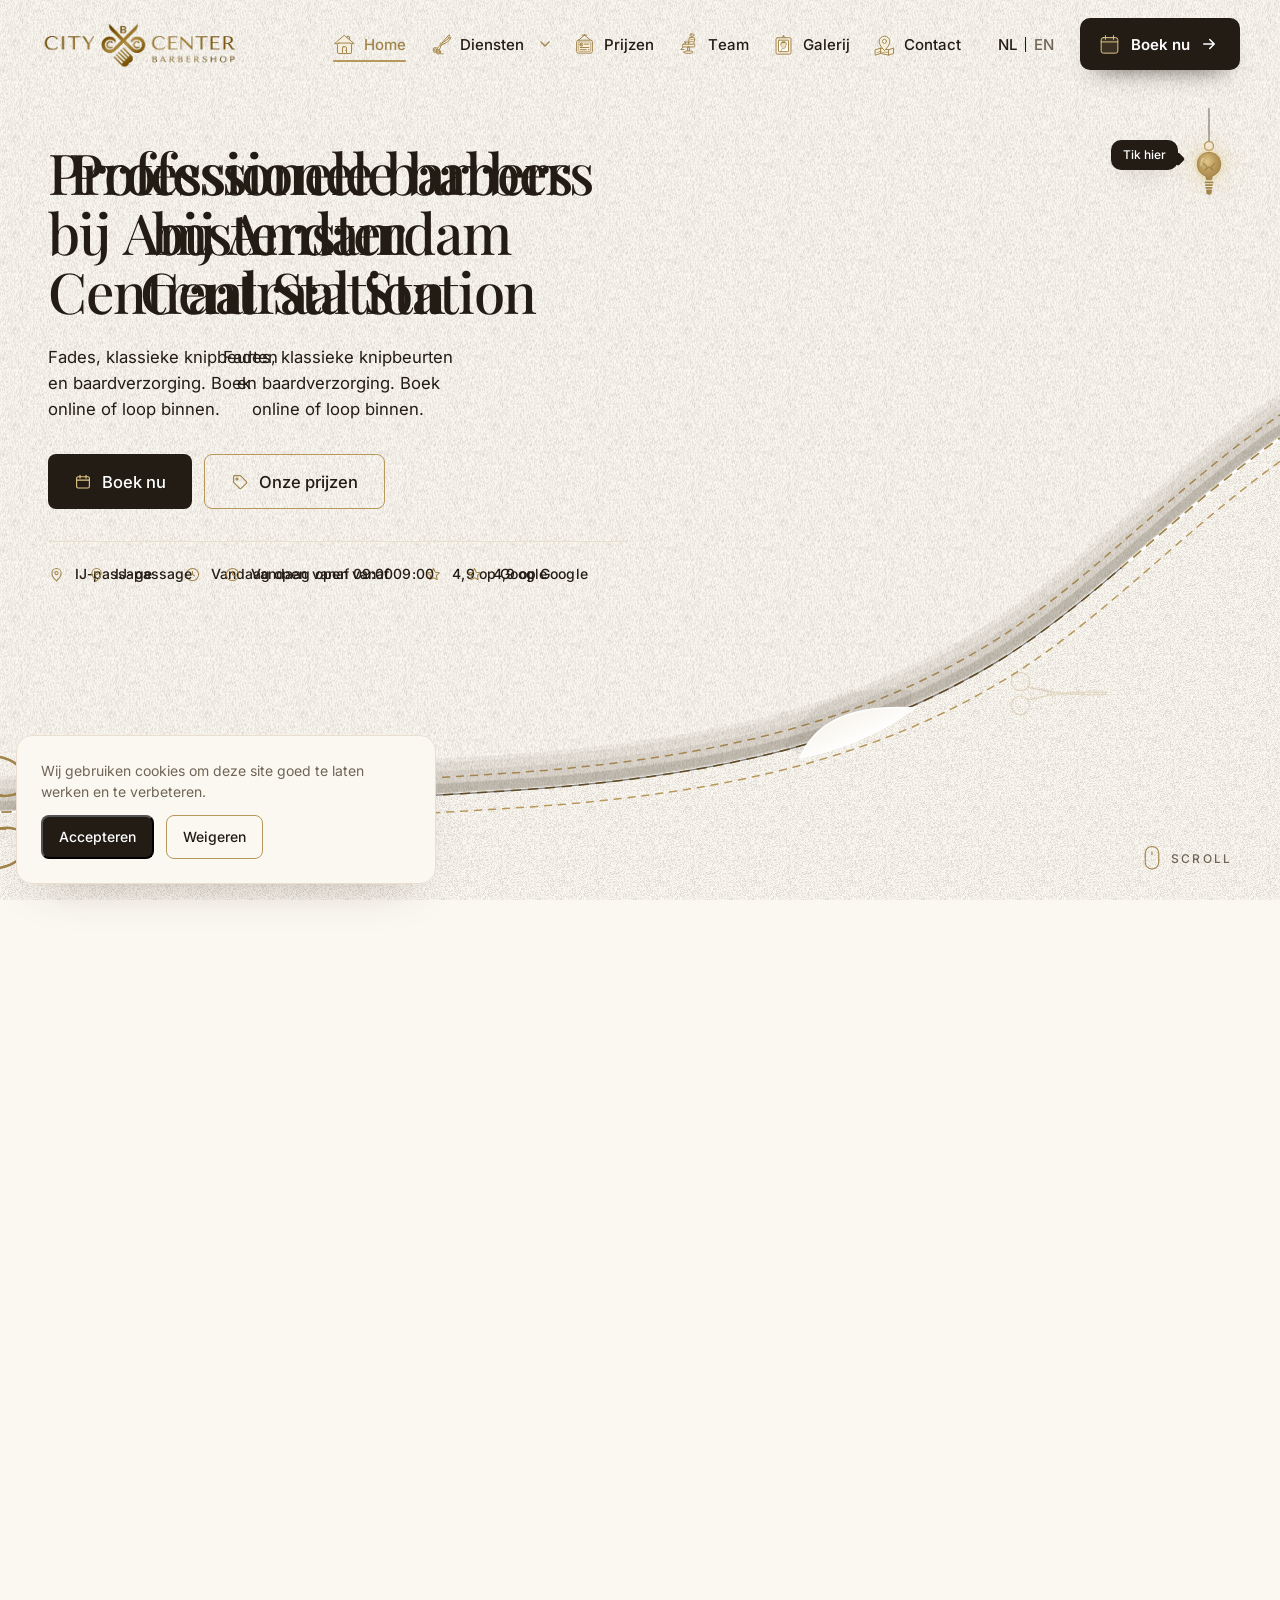
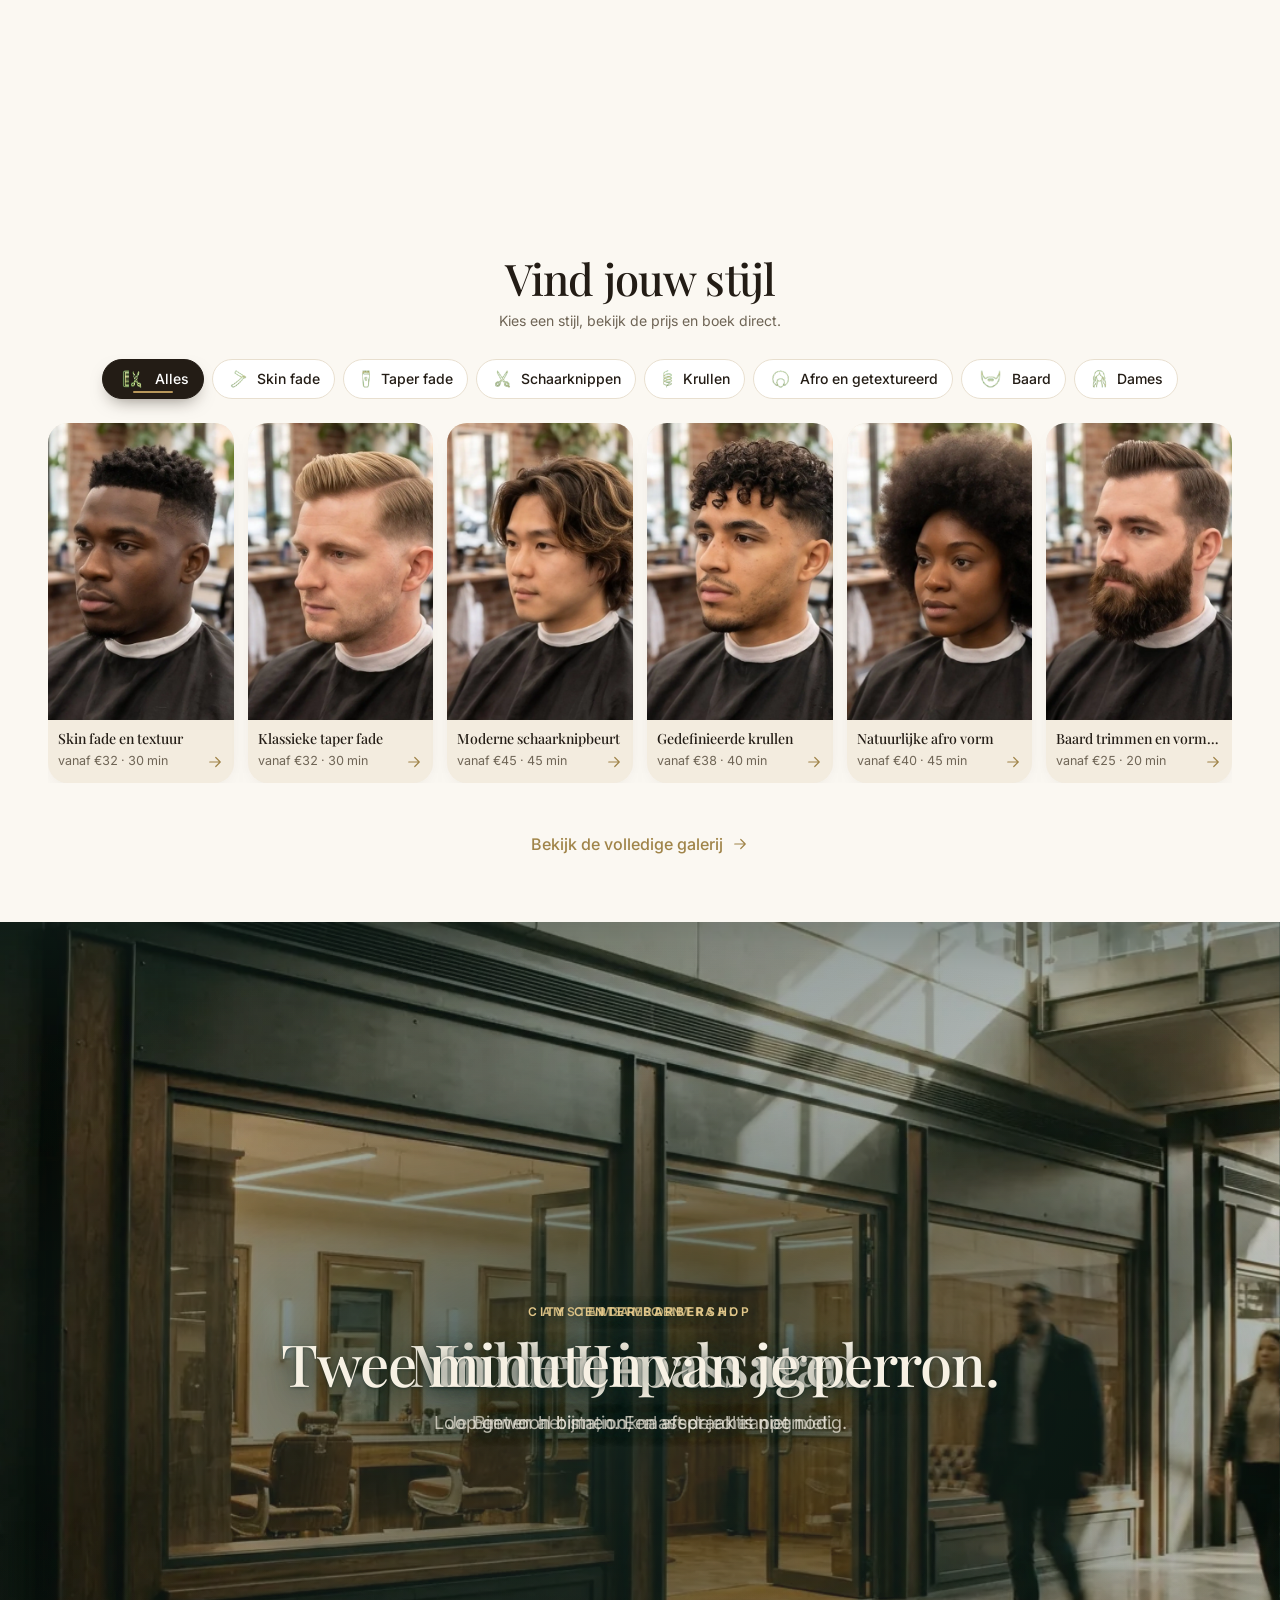
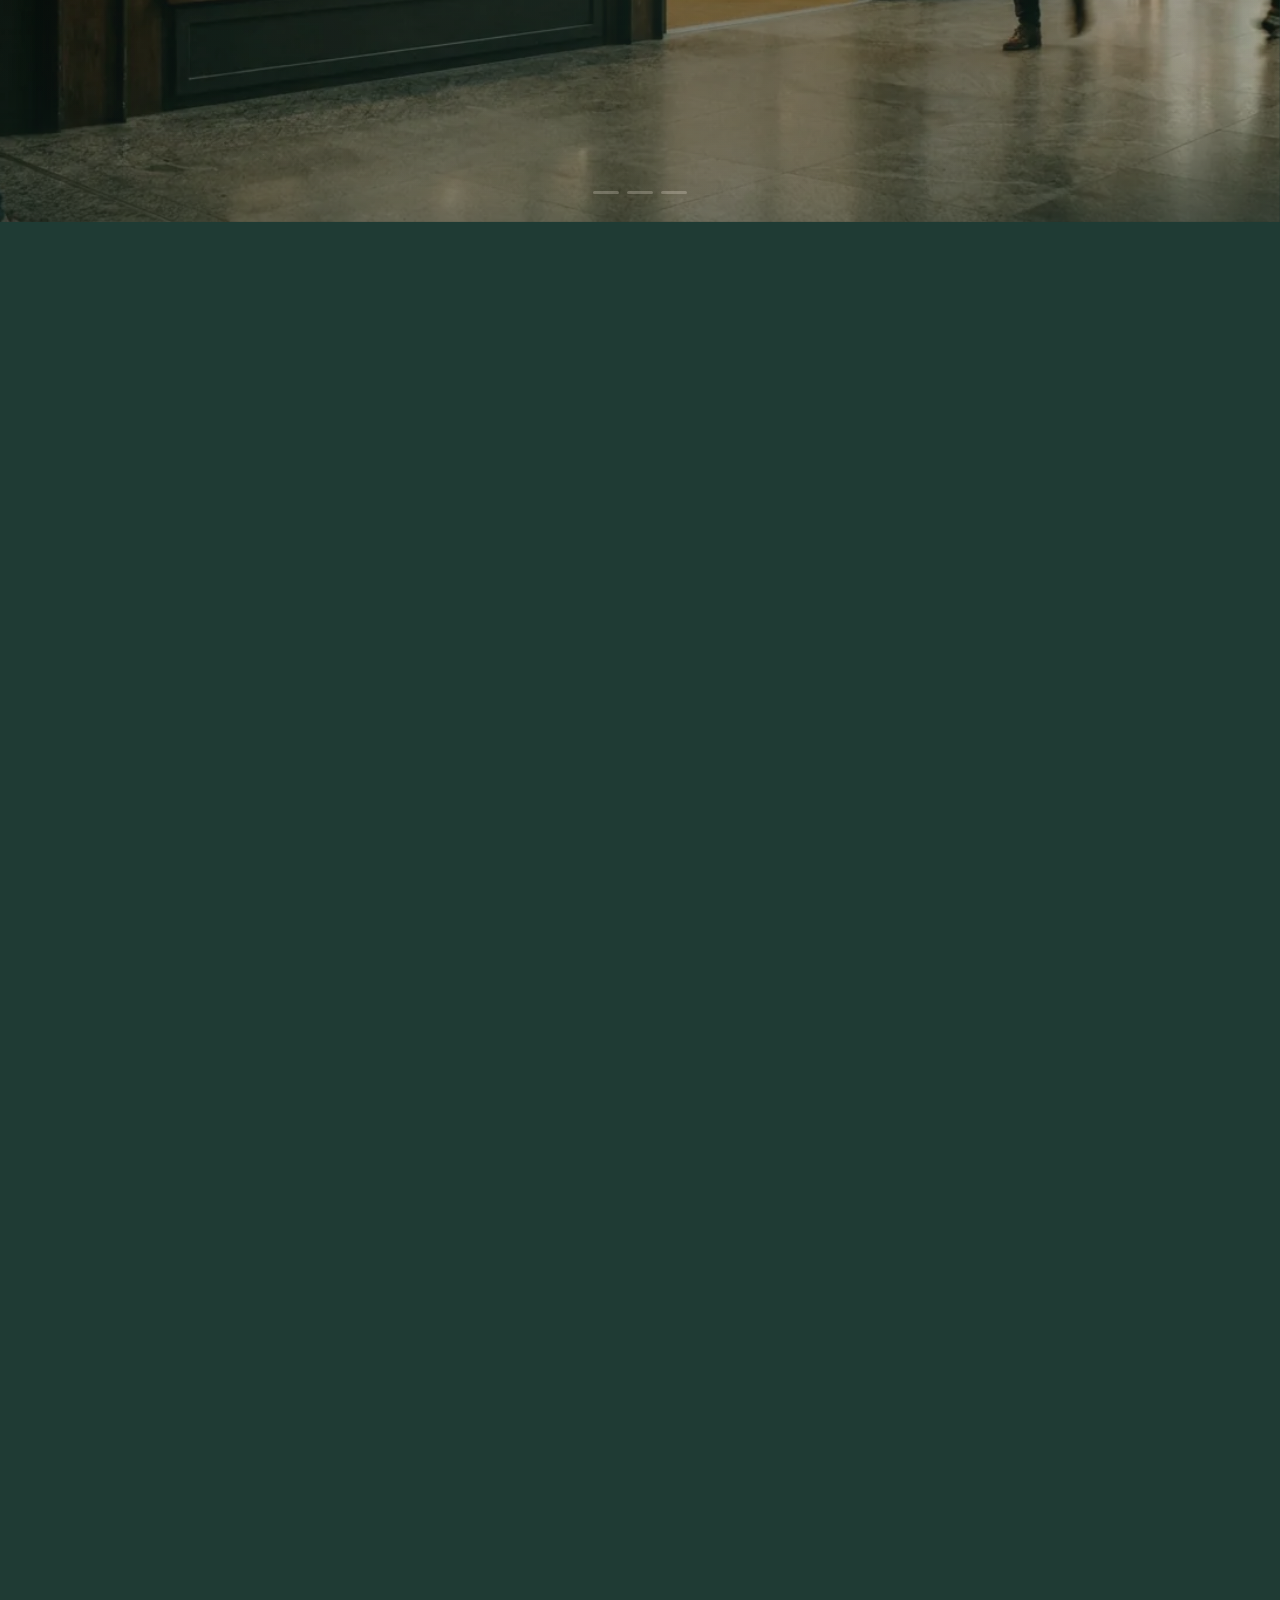
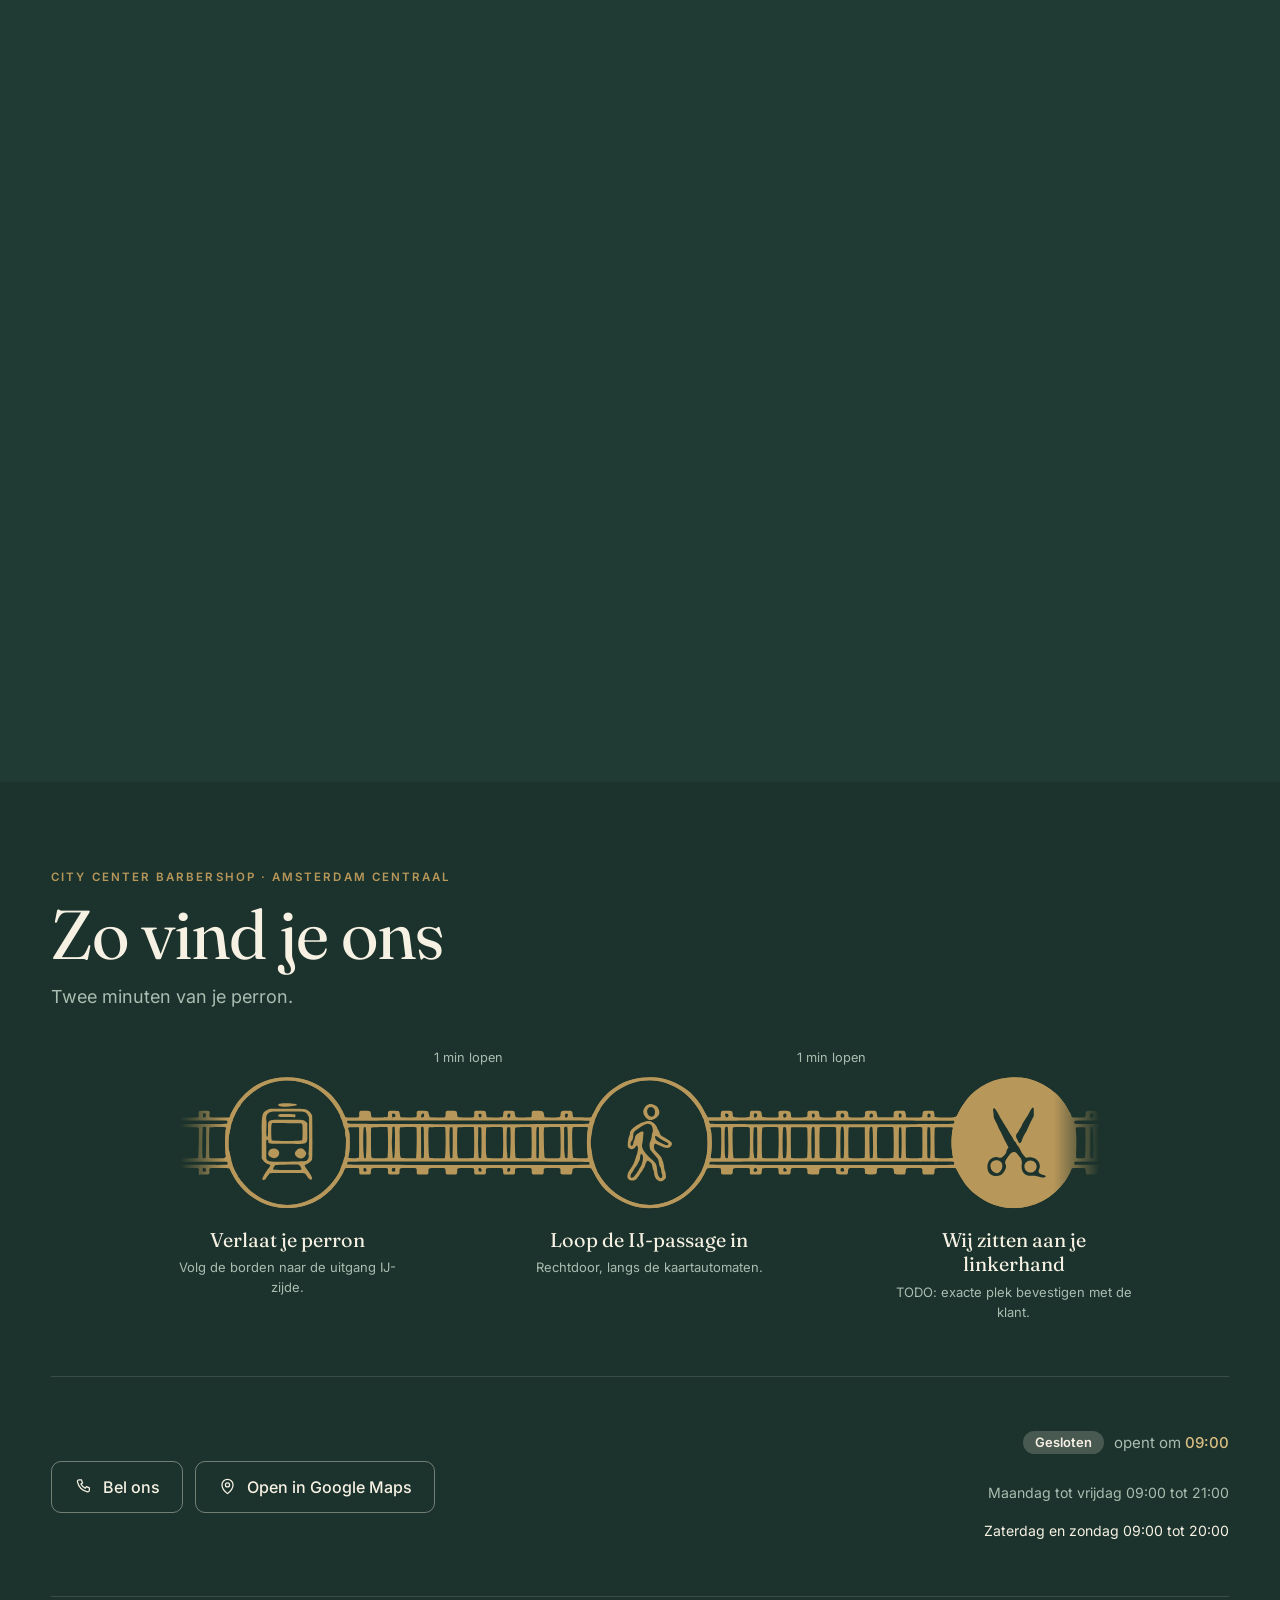
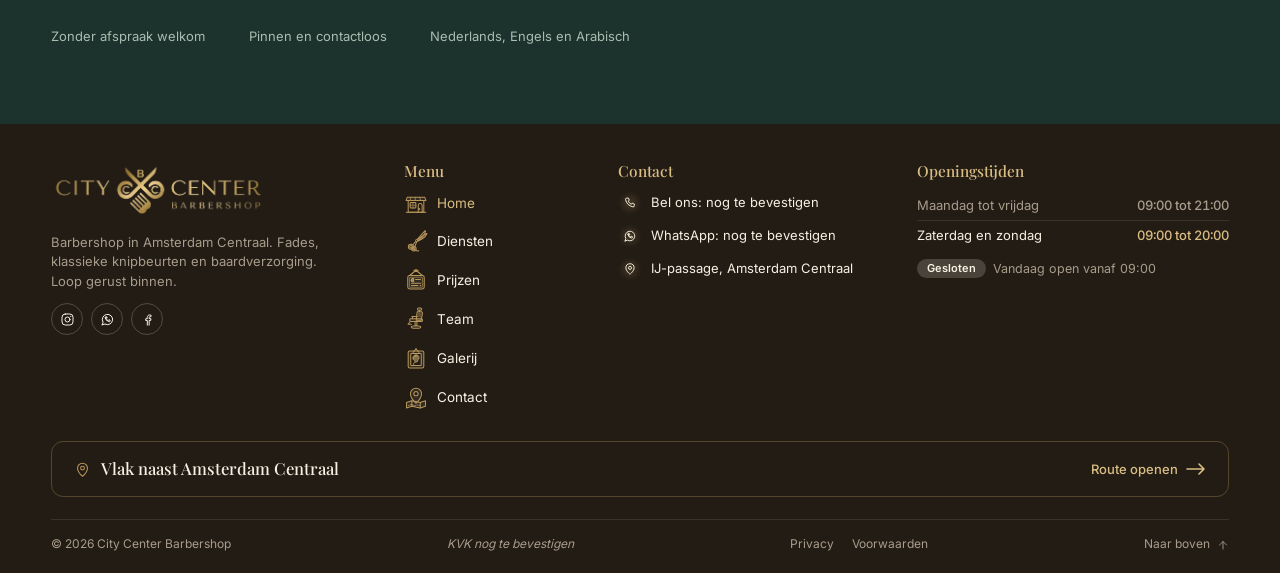
<file: index.html>
<!DOCTYPE html>
<html lang="nl">
<head>
<meta charset="utf-8">
<meta name="viewport" content="width=device-width, initial-scale=1">
<meta name="robots" content="noindex">
<script>try{if(localStorage.getItem('ccb-theme')==='dark')document.documentElement.setAttribute('data-theme','dark')}catch(e){}</script>
<title>Barbershop Amsterdam Centraal | City Center Barbershop</title>
<meta name="description" content="City Center Barbershop, naast Amsterdam Centraal Station. Fades, klassieke knipbeurten en baardverzorging. Boek online of loop binnen.">
<link rel="canonical" href="https://www.citycenterbarbershop.example/">
<link rel="alternate" hreflang="nl" href="https://www.citycenterbarbershop.example/">
<link rel="alternate" hreflang="en" href="https://www.citycenterbarbershop.example/en/">
<link rel="alternate" hreflang="x-default" href="https://www.citycenterbarbershop.example/">
<link rel="preload" href="/assets/fonts/inter-latin.woff2" as="font" type="font/woff2" crossorigin>
<link rel="preload" href="/assets/fonts/playfair-display-latin.woff2" as="font" type="font/woff2" crossorigin>
<link rel="preload" href="/assets/img/hero/shop-1600.webp" as="image" fetchpriority="high">
<link rel="stylesheet" href="/assets/css/site.css?v=1793475230260">
</head>
<body>
<div id="ccb-root" data-hours='{"timezone":"Europe/Amsterdam","days":{"mon":{"open":"09:00","close":"21:00"},"tue":{"open":"09:00","close":"21:00"},"wed":{"open":"09:00","close":"21:00"},"thu":{"open":"09:00","close":"21:00"},"fri":{"open":"09:00","close":"21:00"},"sat":{"open":"09:00","close":"20:00"},"sun":{"open":"09:00","close":"20:00"}}}' data-site='{"phone":"TODO","phone_display":"TODO","whatsapp":"TODO","bookUrl":"https://www.fresha.com/","reviews_url":"TODO","maps_url":"TODO","address":"IJ-passage, Amsterdam Centraal","instagram_url":"TODO","facebook_url":"TODO","kvk":"TODO","contact_form_action":"TODO"}' data-status-open-until="Vandaag open tot {time}" data-status-opens-at="Vandaag open vanaf {time}" data-status-closed="Nu gesloten">
<!-- part: header -->
<header class="ccb-header">
  <a class="ccb-header__logo" href="/"><img src="/assets/img/logo/ccb-logo.webp" width="174" height="44" alt="City Center Barbershop, naar de homepage"></a>
  <nav class="ccb-header__nav" aria-label="Hoofdmenu">
    <ul class="ccb-nav">
      <li><a class="ccb-nav__link" href="/" aria-label="Home" data-track="nav_home" aria-current="page">
        <svg class="ccb-nico i-home" viewBox="0 0 32 32" aria-hidden="true">
          <defs><mask id="ccb-m-home"><rect class="lvl" x="-2" y="-2" width="36" height="36" fill="#fff"></rect></mask></defs>
          <rect class="bd" x="19.4" y="5" width="3.6" height="6.4" rx=".6"></rect>
          <rect class="liq" mask="url(#ccb-m-home)" x="19.4" y="5" width="3.6" height="6.4" rx=".6"></rect>
          <rect class="ln" x="19.4" y="5" width="3.6" height="6.4" rx=".6" stroke-width="1.1"></rect>
          <g class="roof">
            <path class="bd" d="M16 3.6L29.4 14.8H2.6z"></path>
            <path class="liq" mask="url(#ccb-m-home)" d="M16 3.6L29.4 14.8H2.6z"></path>
            <path class="ln" d="M16 3.6L29.4 14.8H2.6z"></path>
          </g>
          <rect class="bd" x="6.2" y="14" width="19.6" height="14.6" rx="2"></rect>
          <rect class="liq" mask="url(#ccb-m-home)" x="6.2" y="14" width="19.6" height="14.6" rx="2"></rect>
          <rect class="ln" x="6.2" y="14" width="19.6" height="14.6" rx="2"></rect>
          <g class="door">
            <rect class="bd" x="13.2" y="19.2" width="5.6" height="9.4" rx="1"></rect>
            <rect class="ln" x="13.2" y="19.2" width="5.6" height="9.4" rx="1" stroke-width="1.1"></rect>
            <circle class="dot" cx="17.6" cy="24" r=".7"></circle>
          </g>
        </svg>
        <span class="ccb-roll" aria-hidden="true"><span class="l" data-l="H">H</span><span class="l" data-l="o">o</span><span class="l" data-l="m">m</span><span class="l" data-l="e">e</span></span>
      </a></li>
      <li class="ccb-nav__item ccb-nav__item--has-menu">
        <a class="ccb-nav__link" href="/diensten/" aria-label="Diensten" data-track="nav_services">
        <svg class="ccb-nico i-shears" viewBox="0 0 32 32" aria-hidden="true">
          <defs><mask id="ccb-m-shears"><rect class="lvl" x="-2" y="-2" width="36" height="36" fill="#fff"></rect></mask></defs>
          <g class="b">
            <path class="bd" d="M16.6 15.2L27.8 2.6c.4-.4 1-.1.9.4-.5 2.6-2.2 5.6-4.8 8.4l-6.2 5.2z"></path>
            <path class="liq" mask="url(#ccb-m-shears)" d="M16.6 15.2L27.8 2.6c.4-.4 1-.1.9.4-.5 2.6-2.2 5.6-4.8 8.4l-6.2 5.2z"></path>
            <path class="ln" d="M16.6 15.2L27.8 2.6c.4-.4 1-.1.9.4-.5 2.6-2.2 5.6-4.8 8.4l-6.2 5.2"></path>
            <path class="ln" d="M15.8 16.4l-4 4.6"></path>
            <circle class="bd" cx="9.2" cy="23.6" r="3.4"></circle><circle class="liq" mask="url(#ccb-m-shears)" cx="9.2" cy="23.6" r="3.4"></circle>
            <circle class="ln" cx="9.2" cy="23.6" r="3.4"></circle><circle class="ln" cx="9.2" cy="23.6" r="1.6"></circle>
          </g>
          <g class="a">
            <path class="bd" d="M16.6 15.2L29.6 6c.5-.3 1 .1.8.6-1 2.4-3.2 4.8-6.4 6.8l-6.6 3.2z"></path>
            <path class="liq" mask="url(#ccb-m-shears)" d="M16.6 15.2L29.6 6c.5-.3 1 .1.8.6-1 2.4-3.2 4.8-6.4 6.8l-6.6 3.2z"></path>
            <path class="ln" d="M16.6 15.2L29.6 6c.5-.3 1 .1.8.6-1 2.4-3.2 4.8-6.4 6.8l-6.6 3.2"></path>
            <path class="ln" d="M17 16.8l-2.6 6.8"></path>
            <circle class="bd" cx="13.2" cy="26.4" r="3"></circle><circle class="liq" mask="url(#ccb-m-shears)" cx="13.2" cy="26.4" r="3"></circle>
            <circle class="ln" cx="13.2" cy="26.4" r="3"></circle><circle class="ln" cx="13.2" cy="26.4" r="1.3"></circle>
            <path class="ln" d="M15.6 28.2c1.2 1 2.6 1.3 4 .8"></path>
          </g>
          <circle class="pivot" cx="16.6" cy="15.2" r="1.25"></circle>
          <path class="ln fx hair" d="M22.4 15.4c.9.5 1.3 1.3 1.1 2.3" stroke-width="1"></path>
          <path class="ln fx hair h2" d="M25 13.6c.6.7.7 1.5.3 2.3" stroke-width="1"></path>
        </svg>
        <span class="ccb-roll" aria-hidden="true"><span class="l" data-l="D">D</span><span class="l" data-l="i">i</span><span class="l" data-l="e">e</span><span class="l" data-l="n">n</span><span class="l" data-l="s">s</span><span class="l" data-l="t">t</span><span class="l" data-l="e">e</span><span class="l" data-l="n">n</span></span>
        </a>
        <button type="button" class="ccb-nav__caret" aria-expanded="false" aria-controls="ccb-services-menu" aria-label="Toon alle diensten">
          <svg viewBox="0 0 24 24" aria-hidden="true"><path d="M6 9l6 6 6-6"></path></svg>
        </button>
        <div class="ccb-nav__menu" id="ccb-services-menu" hidden>
          <ul>
            <li><a href="/diensten/#mens-haircut" data-filter="mens-haircut"><img src="/assets/img/icons/services/mens-haircut.png" width="35" height="31" alt="" loading="lazy" decoding="async"><span>Heren knipbeurt</span></a></li>
            <li><a href="/diensten/#beard-grooming" data-filter="beard-grooming"><img src="/assets/img/icons/services/beard-grooming.png" width="35" height="31" alt="" loading="lazy" decoding="async"><span>Baardverzorging</span></a></li>
            <li><a href="/diensten/#childrens-haircut" data-filter="childrens-haircut"><img src="/assets/img/icons/services/childrens-haircut.png" width="32" height="31" alt="" loading="lazy" decoding="async"><span>Kinderknipbeurt</span></a></li>
            <li><a href="/diensten/#groom-groomsmen" data-filter="groom-groomsmen"><img src="/assets/img/icons/services/groom-groomsmen.png" width="34" height="31" alt="" loading="lazy" decoding="async"><span>Bruidegom en getuigen</span></a></li>
            <li><a href="/diensten/#mens-hair-grooming" data-filter="mens-hair-grooming"><img src="/assets/img/icons/services/mens-hair-grooming.png" width="34" height="31" alt="" loading="lazy" decoding="async"><span>Heren haarverzorging</span></a></li>
            <li><a href="/diensten/#women-treatment" data-filter="women-treatment"><img src="/assets/img/icons/services/women-treatment.png" width="35" height="31" alt="" loading="lazy" decoding="async"><span>Dames behandeling</span></a></li>
            <li><a href="/diensten/#senior-barber" data-filter="senior-barber"><img src="/assets/img/icons/services/senior-barber.png" width="34" height="31" alt="" loading="lazy" decoding="async"><span>Senior barber service</span></a></li>
            <li><a href="/diensten/#mobile-barbershop" data-filter="mobile-barbershop"><img src="/assets/img/icons/services/mobile-barbershop.png" width="35" height="31" alt="" loading="lazy" decoding="async"><span>Mobiele barbershop</span></a></li>
          </ul>
          <a class="ccb-nav__menu-all" href="/diensten/">Bekijk alle diensten<svg viewBox="0 0 24 24" aria-hidden="true"><path d="M5 12h14M13 6l6 6-6 6"></path></svg></a>
        </div>
      </li>
      <li><a class="ccb-nav__link" href="/prijzen/" aria-label="Prijzen" data-track="nav_prices">
        <svg class="ccb-nico i-board" viewBox="0 0 32 32" aria-hidden="true">
          <defs><mask id="ccb-m-board"><rect class="lvl" x="-2" y="-2" width="36" height="36" fill="#fff"></rect></mask></defs>
          <path class="ln" d="M13 3h6"></path><circle class="dot" cx="16" cy="3" r="1.2"></circle>
          <g class="swing">
            <path class="ln" d="M16 3L7.6 10M16 3l8.4 7" stroke-width="1.1"></path>
            <rect class="bd" x="5" y="10" width="22" height="18" rx="2.6"></rect>
            <rect class="liq" mask="url(#ccb-m-board)" x="5" y="10" width="22" height="18" rx="2.6"></rect>
            <rect class="ln" x="5" y="10" width="22" height="18" rx="2.6"></rect>
            <rect class="ln" x="7.4" y="12.4" width="17.2" height="13.2" rx="1.4" stroke-width=".8" opacity=".6"></rect>
            <path class="ln" d="M13.2 14.6a2.2 2.2 0 1 0 0 3.2M10.2 15.6h2.6M10.2 16.8h2.6" stroke-width="1"></path>
            <path class="ln row-ln" d="M15.4 15.4h6.6"></path>
            <path class="ln row-ln r2" d="M10 20.2h12"></path>
            <path class="ln row-ln r3" d="M10 23.2h8.4"></path>
            <circle class="dot" cx="22" cy="23.2" r=".9"></circle>
          </g>
        </svg>
        <span class="ccb-roll" aria-hidden="true"><span class="l" data-l="P">P</span><span class="l" data-l="r">r</span><span class="l" data-l="i">i</span><span class="l" data-l="j">j</span><span class="l" data-l="z">z</span><span class="l" data-l="e">e</span><span class="l" data-l="n">n</span></span>
      </a></li>
      <li><a class="ccb-nav__link" href="/team/" aria-label="Team" data-track="nav_team">
        <svg class="ccb-nico i-chair" viewBox="0 0 32 32" aria-hidden="true">
          <defs><mask id="ccb-m-chair"><rect class="lvl" x="-2" y="-2" width="36" height="36" fill="#fff"></rect></mask></defs>
          <g class="top">
            <path class="ln" d="M20.6 6.4V4.2"></path>
            <rect class="bd" x="18" y="1.4" width="5.6" height="3" rx="1.5"></rect><rect class="liq" mask="url(#ccb-m-chair)" x="18" y="1.4" width="5.6" height="3" rx="1.5"></rect>
            <rect class="ln" x="18" y="1.4" width="5.6" height="3" rx="1.5"></rect>
            <path class="bd" d="M17.6 6.4h5.6c1 0 1.6.8 1.4 1.8l-1.6 9.4h-6.8z"></path>
            <path class="liq" mask="url(#ccb-m-chair)" d="M17.6 6.4h5.6c1 0 1.6.8 1.4 1.8l-1.6 9.4h-6.8z"></path>
            <path class="ln" d="M17.6 6.4h5.6c1 0 1.6.8 1.4 1.8l-1.6 9.4h-6.8z"></path>
            <path class="ln" d="M19 9.2h3.8M18.6 12h3.8" stroke-width=".8" opacity=".7"></path>
            <path class="bd" d="M8.6 15.6h14.6c.8 0 1.4.6 1.4 1.4v1c0 .8-.6 1.4-1.4 1.4H9.2c-.9 0-1.6-.7-1.6-1.6v-.6c0-.9.4-1.6 1-1.6z"></path>
            <path class="liq" mask="url(#ccb-m-chair)" d="M8.6 15.6h14.6c.8 0 1.4.6 1.4 1.4v1c0 .8-.6 1.4-1.4 1.4H9.2c-.9 0-1.6-.7-1.6-1.6v-.6c0-.9.4-1.6 1-1.6z"></path>
            <path class="ln" d="M8.6 15.6h14.6c.8 0 1.4.6 1.4 1.4v1c0 .8-.6 1.4-1.4 1.4H9.2c-.9 0-1.6-.7-1.6-1.6v-.6c0-.9.4-1.6 1-1.6z"></path>
            <path class="ln" d="M10.4 12.6h7.4M11.4 12.6v3"></path>
            <path class="ln" d="M8.4 19.4l-3 3.6h4.4"></path>
          </g>
          <rect class="ln col" x="14.8" y="19.4" width="2.4" height="5.6" rx=".6"></rect>
          <path class="bd" d="M9.6 26.6c0-1 2.9-1.6 6.4-1.6s6.4.6 6.4 1.6-2.9 1.8-6.4 1.8-6.4-.8-6.4-1.8z"></path>
          <path class="ln" d="M9.6 26.6c0-1 2.9-1.6 6.4-1.6s6.4.6 6.4 1.6-2.9 1.8-6.4 1.8-6.4-.8-6.4-1.8z"></path>
        </svg>
        <span class="ccb-roll" aria-hidden="true"><span class="l" data-l="T">T</span><span class="l" data-l="e">e</span><span class="l" data-l="a">a</span><span class="l" data-l="m">m</span></span>
      </a></li>
      <li><a class="ccb-nav__link" href="/galerij/" aria-label="Galerij" data-track="nav_gallery">
        <svg class="ccb-nico i-frame" viewBox="0 0 32 32" aria-hidden="true">
          <defs>
            <mask id="ccb-m-frame"><rect class="lvl" x="-2" y="-2" width="36" height="36" fill="#fff"></rect></mask>
            <clipPath id="ccb-c-glass"><rect x="9" y="10" width="14" height="16" rx="1"></rect></clipPath>
          </defs>
          <path class="ln" d="M12 8.4L16 4l4 4.4" stroke-width="1.1"></path><circle class="dot" cx="16" cy="4" r="1.1"></circle>
          <g class="tilt">
            <rect class="bd" x="5.6" y="6.6" width="20.8" height="22.8" rx="2"></rect>
            <rect class="liq" mask="url(#ccb-m-frame)" x="5.6" y="6.6" width="20.8" height="22.8" rx="2"></rect>
            <rect class="ln" x="5.6" y="6.6" width="20.8" height="22.8" rx="2"></rect>
            <rect class="glass" x="9" y="10" width="14" height="16" rx="1"></rect>
            <rect class="ln" x="9" y="10" width="14" height="16" rx="1" stroke-width="1"></rect>
            <g clip-path="url(#ccb-c-glass)">
              <path class="face" d="M12.2 26c.4-3 2-4.6 4-4.6 1.4 0 2.3-.6 2.3-1.8v-1.2c1-.4 1.6-1.4 1.6-2.8 0-2.6-1.8-4-4-4-2.4 0-4 1.8-4 4.2 0 1.6.6 2.6 1.6 3.2v.8"></path>
              <path class="hairtop" d="M12.2 14.6c.8-1.8 2.4-2.6 4.2-2.4 1.4.2 2.6.9 3 2-1.6-.4-3.2-.3-4.6.2"></path>
              <rect class="shine" x="9" y="8" width="3" height="22" transform="skewX(-20)"></rect>
            </g>
          </g>
        </svg>
        <span class="ccb-roll" aria-hidden="true"><span class="l" data-l="G">G</span><span class="l" data-l="a">a</span><span class="l" data-l="l">l</span><span class="l" data-l="e">e</span><span class="l" data-l="r">r</span><span class="l" data-l="i">i</span><span class="l" data-l="j">j</span></span>
      </a></li>
      <li><a class="ccb-nav__link" href="/contact/" aria-label="Contact" data-track="nav_contact">
        <svg class="ccb-nico i-pin" viewBox="0 0 32 32" aria-hidden="true">
          <defs><mask id="ccb-m-pin"><rect class="lvl" x="-2" y="-2" width="36" height="36" fill="#fff"></rect></mask></defs>
          <g class="map">
            <path class="bd" d="M3.4 23.4l7-2.4 11.2 2.4 7-2.4v7.4l-7 2.4-11.2-2.4-7 2.4z"></path>
            <path class="ln" d="M3.4 23.4l7-2.4 11.2 2.4 7-2.4v7.4l-7 2.4-11.2-2.4-7 2.4z"></path>
            <path class="ln" d="M10.4 21v7.4M21.6 23.4v7.4" stroke-width="1"></path>
            <path class="ln" d="M5.6 27.4c2-.6 3-1.8 5-1.2s3.6 1.6 6 .8 3.6-.2 5.6.6" stroke-width=".8" stroke-dasharray="1.4 1.6" opacity=".8"></path>
          </g>
          <circle class="ln fx ring" cx="16" cy="11" r="4.2" stroke-width="1"></circle>
          <g class="pin">
            <path class="bd" d="M16 24.4s7.4-6.6 7.4-12.6a7.4 7.4 0 0 0-14.8 0c0 6 7.4 12.6 7.4 12.6z"></path>
            <path class="liq" mask="url(#ccb-m-pin)" d="M16 24.4s7.4-6.6 7.4-12.6a7.4 7.4 0 0 0-14.8 0c0 6 7.4 12.6 7.4 12.6z"></path>
            <path class="ln" d="M16 24.4s7.4-6.6 7.4-12.6a7.4 7.4 0 0 0-14.8 0c0 6 7.4 12.6 7.4 12.6z"></path>
            <circle class="glass" cx="16" cy="11.6" r="2.8"></circle><circle class="ln" cx="16" cy="11.6" r="2.8"></circle>
          </g>
        </svg>
        <span class="ccb-roll" aria-hidden="true"><span class="l" data-l="C">C</span><span class="l" data-l="o">o</span><span class="l" data-l="n">n</span><span class="l" data-l="t">t</span><span class="l" data-l="a">a</span><span class="l" data-l="c">c</span><span class="l" data-l="t">t</span></span>
      </a></li>
    </ul>
  </nav>
  <div class="ccb-header__lang" role="group" aria-label="Taal">
    <a href="/" hreflang="nl" lang="nl" aria-current="true">NL</a>
    <a href="/en/" hreflang="en" lang="en">EN</a>
  </div>
  <a class="ccb-book" href="https://www.fresha.com/" data-book-link aria-label="Boek nu" data-track="book_header">
    <svg class="ccb-nico i-cal" viewBox="0 0 32 32" aria-hidden="true">
      <defs><mask id="ccb-m-cal"><rect class="lvl" x="-2" y="-2" width="36" height="36" fill="#fff"></rect></mask></defs>
      <rect class="bd" x="4.4" y="6.4" width="23.2" height="21.6" rx="3"></rect>
      <rect class="liq" mask="url(#ccb-m-cal)" x="4.4" y="6.4" width="23.2" height="21.6" rx="3" opacity=".35"></rect>
      <rect class="ln" x="4.4" y="6.4" width="23.2" height="21.6" rx="3"></rect>
      <path class="ln" d="M10.4 3.6v5.2M21.6 3.6v5.2"></path>
      <path class="ln page" d="M4.4 12.4h23.2"></path>
      <path class="ln tick" d="M11.4 19.8l3.2 3.2 6.2-6.4" stroke-width="1.8"></path>
    </svg>
    <span aria-hidden="true">Boek nu</span>
    <svg class="arrow" viewBox="0 0 24 24" aria-hidden="true"><path d="M5 12h14M13 6l6 6-6 6"></path></svg>
  </a>
<button class="ccb-burger" type="button" aria-expanded="false" aria-controls="ccb-drawer" aria-label="Menu openen">
    <svg viewBox="0 0 24 24" aria-hidden="true"><path class="ccb-burger__a" d="M4 7h16"></path><path class="ccb-burger__b" d="M4 12h16"></path><path class="ccb-burger__c" d="M4 17h16"></path></svg>
  </button>
</header>

<!-- part: drawer (tablet + phone) -->
<div class="ccb-drawer" id="ccb-drawer" hidden>
  <button class="ccb-drawer__backdrop" type="button" tabindex="-1" aria-label="Menu sluiten" data-drawer-close></button>
  <div class="ccb-drawer__panel" role="dialog" aria-modal="true" aria-label="Hoofdmenu">
    <div class="ccb-drawer__head">
      <a class="ccb-drawer__logo" href="/"><img src="/assets/img/logo/ccb-logo.webp" width="158" height="40" alt="City Center Barbershop, naar de homepage"></a>
      <button class="ccb-drawer__close" type="button" aria-label="Menu sluiten" data-drawer-close>
        <svg viewBox="0 0 24 24" aria-hidden="true"><path d="M6 6l12 12M18 6L6 18"></path></svg>
      </button>
    </div>
    <nav class="ccb-drawer__nav" aria-label="Hoofdmenu">
    <ul class="ccb-nav">
      <li><a class="ccb-nav__link" href="/" aria-label="Home" data-track="drawer_home">
        <svg class="ccb-nico i-home" viewBox="0 0 32 32" aria-hidden="true">
          <defs><mask id="ccb-dm-home"><rect class="lvl" x="-2" y="-2" width="36" height="36" fill="#fff"></rect></mask></defs>
          <rect class="bd" x="19.4" y="5" width="3.6" height="6.4" rx=".6"></rect>
          <rect class="liq" mask="url(#ccb-dm-home)" x="19.4" y="5" width="3.6" height="6.4" rx=".6"></rect>
          <rect class="ln" x="19.4" y="5" width="3.6" height="6.4" rx=".6" stroke-width="1.1"></rect>
          <g class="roof">
            <path class="bd" d="M16 3.6L29.4 14.8H2.6z"></path>
            <path class="liq" mask="url(#ccb-dm-home)" d="M16 3.6L29.4 14.8H2.6z"></path>
            <path class="ln" d="M16 3.6L29.4 14.8H2.6z"></path>
          </g>
          <rect class="bd" x="6.2" y="14" width="19.6" height="14.6" rx="2"></rect>
          <rect class="liq" mask="url(#ccb-dm-home)" x="6.2" y="14" width="19.6" height="14.6" rx="2"></rect>
          <rect class="ln" x="6.2" y="14" width="19.6" height="14.6" rx="2"></rect>
          <g class="door">
            <rect class="bd" x="13.2" y="19.2" width="5.6" height="9.4" rx="1"></rect>
            <rect class="ln" x="13.2" y="19.2" width="5.6" height="9.4" rx="1" stroke-width="1.1"></rect>
            <circle class="dot" cx="17.6" cy="24" r=".7"></circle>
          </g>
        </svg>
        <span class="ccb-roll" aria-hidden="true"><span class="l" data-l="H">H</span><span class="l" data-l="o">o</span><span class="l" data-l="m">m</span><span class="l" data-l="e">e</span></span>
        <svg class="ccb-drawer__chev" viewBox="0 0 24 24" aria-hidden="true"><path d="M9 6l6 6-6 6"></path></svg>
      </a></li>
      <li class="ccb-nav__item ccb-nav__item--has-menu">
        <div class="ccb-drawer__link-row">
        <a class="ccb-nav__link" href="/diensten/" aria-label="Diensten" data-track="drawer_services">
        <svg class="ccb-nico i-shears" viewBox="0 0 32 32" aria-hidden="true">
          <defs><mask id="ccb-dm-shears"><rect class="lvl" x="-2" y="-2" width="36" height="36" fill="#fff"></rect></mask></defs>
          <g class="b">
            <path class="bd" d="M16.6 15.2L27.8 2.6c.4-.4 1-.1.9.4-.5 2.6-2.2 5.6-4.8 8.4l-6.2 5.2z"></path>
            <path class="liq" mask="url(#ccb-dm-shears)" d="M16.6 15.2L27.8 2.6c.4-.4 1-.1.9.4-.5 2.6-2.2 5.6-4.8 8.4l-6.2 5.2z"></path>
            <path class="ln" d="M16.6 15.2L27.8 2.6c.4-.4 1-.1.9.4-.5 2.6-2.2 5.6-4.8 8.4l-6.2 5.2"></path>
            <path class="ln" d="M15.8 16.4l-4 4.6"></path>
            <circle class="bd" cx="9.2" cy="23.6" r="3.4"></circle><circle class="liq" mask="url(#ccb-dm-shears)" cx="9.2" cy="23.6" r="3.4"></circle>
            <circle class="ln" cx="9.2" cy="23.6" r="3.4"></circle><circle class="ln" cx="9.2" cy="23.6" r="1.6"></circle>
          </g>
          <g class="a">
            <path class="bd" d="M16.6 15.2L29.6 6c.5-.3 1 .1.8.6-1 2.4-3.2 4.8-6.4 6.8l-6.6 3.2z"></path>
            <path class="liq" mask="url(#ccb-dm-shears)" d="M16.6 15.2L29.6 6c.5-.3 1 .1.8.6-1 2.4-3.2 4.8-6.4 6.8l-6.6 3.2z"></path>
            <path class="ln" d="M16.6 15.2L29.6 6c.5-.3 1 .1.8.6-1 2.4-3.2 4.8-6.4 6.8l-6.6 3.2"></path>
            <path class="ln" d="M17 16.8l-2.6 6.8"></path>
            <circle class="bd" cx="13.2" cy="26.4" r="3"></circle><circle class="liq" mask="url(#ccb-dm-shears)" cx="13.2" cy="26.4" r="3"></circle>
            <circle class="ln" cx="13.2" cy="26.4" r="3"></circle><circle class="ln" cx="13.2" cy="26.4" r="1.3"></circle>
            <path class="ln" d="M15.6 28.2c1.2 1 2.6 1.3 4 .8"></path>
          </g>
          <circle class="pivot" cx="16.6" cy="15.2" r="1.25"></circle>
          <path class="ln fx hair" d="M22.4 15.4c.9.5 1.3 1.3 1.1 2.3" stroke-width="1"></path>
          <path class="ln fx hair h2" d="M25 13.6c.6.7.7 1.5.3 2.3" stroke-width="1"></path>
        </svg>
        <span class="ccb-roll" aria-hidden="true"><span class="l" data-l="D">D</span><span class="l" data-l="i">i</span><span class="l" data-l="e">e</span><span class="l" data-l="n">n</span><span class="l" data-l="s">s</span><span class="l" data-l="t">t</span><span class="l" data-l="e">e</span><span class="l" data-l="n">n</span></span>
        </a>
        <button type="button" class="ccb-drawer__subtoggle" aria-expanded="false" aria-controls="ccb-drawer-services-menu" aria-label="Toon alle diensten">
          <svg class="ccb-drawer__chev" viewBox="0 0 24 24" aria-hidden="true"><path d="M9 6l6 6-6 6"></path></svg>
        </button>
        </div>
        <ul class="ccb-drawer__submenu" id="ccb-drawer-services-menu" hidden>
          <li><a href="/diensten/#mens-haircut" data-filter="mens-haircut" data-track="drawer_service_mens_haircut"><img src="/assets/img/icons/services/mens-haircut.png" width="35" height="31" alt="" loading="lazy" decoding="async"><span>Heren knipbeurt</span></a></li>
          <li><a href="/diensten/#beard-grooming" data-filter="beard-grooming" data-track="drawer_service_beard_grooming"><img src="/assets/img/icons/services/beard-grooming.png" width="35" height="31" alt="" loading="lazy" decoding="async"><span>Baardverzorging</span></a></li>
          <li><a href="/diensten/#childrens-haircut" data-filter="childrens-haircut" data-track="drawer_service_childrens_haircut"><img src="/assets/img/icons/services/childrens-haircut.png" width="32" height="31" alt="" loading="lazy" decoding="async"><span>Kinderknipbeurt</span></a></li>
          <li><a href="/diensten/#groom-groomsmen" data-filter="groom-groomsmen" data-track="drawer_service_groom_groomsmen"><img src="/assets/img/icons/services/groom-groomsmen.png" width="34" height="31" alt="" loading="lazy" decoding="async"><span>Bruidegom en getuigen</span></a></li>
          <li><a href="/diensten/#mens-hair-grooming" data-filter="mens-hair-grooming" data-track="drawer_service_mens_hair_grooming"><img src="/assets/img/icons/services/mens-hair-grooming.png" width="34" height="31" alt="" loading="lazy" decoding="async"><span>Heren haarverzorging</span></a></li>
          <li><a href="/diensten/#women-treatment" data-filter="women-treatment" data-track="drawer_service_women_treatment"><img src="/assets/img/icons/services/women-treatment.png" width="35" height="31" alt="" loading="lazy" decoding="async"><span>Dames behandeling</span></a></li>
          <li><a href="/diensten/#senior-barber" data-filter="senior-barber" data-track="drawer_service_senior_barber"><img src="/assets/img/icons/services/senior-barber.png" width="34" height="31" alt="" loading="lazy" decoding="async"><span>Senior barber service</span></a></li>
          <li><a href="/diensten/#mobile-barbershop" data-filter="mobile-barbershop" data-track="drawer_service_mobile_barbershop"><img src="/assets/img/icons/services/mobile-barbershop.png" width="35" height="31" alt="" loading="lazy" decoding="async"><span>Mobiele barbershop</span></a></li>
        </ul>
      </li>
      <li><a class="ccb-nav__link" href="/prijzen/" aria-label="Prijzen" data-track="drawer_prices">
        <svg class="ccb-nico i-board" viewBox="0 0 32 32" aria-hidden="true">
          <defs><mask id="ccb-dm-board"><rect class="lvl" x="-2" y="-2" width="36" height="36" fill="#fff"></rect></mask></defs>
          <path class="ln" d="M13 3h6"></path><circle class="dot" cx="16" cy="3" r="1.2"></circle>
          <g class="swing">
            <path class="ln" d="M16 3L7.6 10M16 3l8.4 7" stroke-width="1.1"></path>
            <rect class="bd" x="5" y="10" width="22" height="18" rx="2.6"></rect>
            <rect class="liq" mask="url(#ccb-dm-board)" x="5" y="10" width="22" height="18" rx="2.6"></rect>
            <rect class="ln" x="5" y="10" width="22" height="18" rx="2.6"></rect>
            <rect class="ln" x="7.4" y="12.4" width="17.2" height="13.2" rx="1.4" stroke-width=".8" opacity=".6"></rect>
            <path class="ln" d="M13.2 14.6a2.2 2.2 0 1 0 0 3.2M10.2 15.6h2.6M10.2 16.8h2.6" stroke-width="1"></path>
            <path class="ln row-ln" d="M15.4 15.4h6.6"></path>
            <path class="ln row-ln r2" d="M10 20.2h12"></path>
            <path class="ln row-ln r3" d="M10 23.2h8.4"></path>
            <circle class="dot" cx="22" cy="23.2" r=".9"></circle>
          </g>
        </svg>
        <span class="ccb-roll" aria-hidden="true"><span class="l" data-l="P">P</span><span class="l" data-l="r">r</span><span class="l" data-l="i">i</span><span class="l" data-l="j">j</span><span class="l" data-l="z">z</span><span class="l" data-l="e">e</span><span class="l" data-l="n">n</span></span>
        <svg class="ccb-drawer__chev" viewBox="0 0 24 24" aria-hidden="true"><path d="M9 6l6 6-6 6"></path></svg>
      </a></li>
      <li><a class="ccb-nav__link" href="/team/" aria-label="Team" data-track="drawer_team">
        <svg class="ccb-nico i-chair" viewBox="0 0 32 32" aria-hidden="true">
          <defs><mask id="ccb-dm-chair"><rect class="lvl" x="-2" y="-2" width="36" height="36" fill="#fff"></rect></mask></defs>
          <g class="top">
            <path class="ln" d="M20.6 6.4V4.2"></path>
            <rect class="bd" x="18" y="1.4" width="5.6" height="3" rx="1.5"></rect><rect class="liq" mask="url(#ccb-dm-chair)" x="18" y="1.4" width="5.6" height="3" rx="1.5"></rect>
            <rect class="ln" x="18" y="1.4" width="5.6" height="3" rx="1.5"></rect>
            <path class="bd" d="M17.6 6.4h5.6c1 0 1.6.8 1.4 1.8l-1.6 9.4h-6.8z"></path>
            <path class="liq" mask="url(#ccb-dm-chair)" d="M17.6 6.4h5.6c1 0 1.6.8 1.4 1.8l-1.6 9.4h-6.8z"></path>
            <path class="ln" d="M17.6 6.4h5.6c1 0 1.6.8 1.4 1.8l-1.6 9.4h-6.8z"></path>
            <path class="ln" d="M19 9.2h3.8M18.6 12h3.8" stroke-width=".8" opacity=".7"></path>
            <path class="bd" d="M8.6 15.6h14.6c.8 0 1.4.6 1.4 1.4v1c0 .8-.6 1.4-1.4 1.4H9.2c-.9 0-1.6-.7-1.6-1.6v-.6c0-.9.4-1.6 1-1.6z"></path>
            <path class="liq" mask="url(#ccb-dm-chair)" d="M8.6 15.6h14.6c.8 0 1.4.6 1.4 1.4v1c0 .8-.6 1.4-1.4 1.4H9.2c-.9 0-1.6-.7-1.6-1.6v-.6c0-.9.4-1.6 1-1.6z"></path>
            <path class="ln" d="M8.6 15.6h14.6c.8 0 1.4.6 1.4 1.4v1c0 .8-.6 1.4-1.4 1.4H9.2c-.9 0-1.6-.7-1.6-1.6v-.6c0-.9.4-1.6 1-1.6z"></path>
            <path class="ln" d="M10.4 12.6h7.4M11.4 12.6v3"></path>
            <path class="ln" d="M8.4 19.4l-3 3.6h4.4"></path>
          </g>
          <rect class="ln col" x="14.8" y="19.4" width="2.4" height="5.6" rx=".6"></rect>
          <path class="bd" d="M9.6 26.6c0-1 2.9-1.6 6.4-1.6s6.4.6 6.4 1.6-2.9 1.8-6.4 1.8-6.4-.8-6.4-1.8z"></path>
          <path class="ln" d="M9.6 26.6c0-1 2.9-1.6 6.4-1.6s6.4.6 6.4 1.6-2.9 1.8-6.4 1.8-6.4-.8-6.4-1.8z"></path>
        </svg>
        <span class="ccb-roll" aria-hidden="true"><span class="l" data-l="T">T</span><span class="l" data-l="e">e</span><span class="l" data-l="a">a</span><span class="l" data-l="m">m</span></span>
        <svg class="ccb-drawer__chev" viewBox="0 0 24 24" aria-hidden="true"><path d="M9 6l6 6-6 6"></path></svg>
      </a></li>
      <li><a class="ccb-nav__link" href="/galerij/" aria-label="Galerij" data-track="drawer_gallery">
        <svg class="ccb-nico i-frame" viewBox="0 0 32 32" aria-hidden="true">
          <defs>
            <mask id="ccb-dm-frame"><rect class="lvl" x="-2" y="-2" width="36" height="36" fill="#fff"></rect></mask>
            <clipPath id="ccb-dc-glass"><rect x="9" y="10" width="14" height="16" rx="1"></rect></clipPath>
          </defs>
          <path class="ln" d="M12 8.4L16 4l4 4.4" stroke-width="1.1"></path><circle class="dot" cx="16" cy="4" r="1.1"></circle>
          <g class="tilt">
            <rect class="bd" x="5.6" y="6.6" width="20.8" height="22.8" rx="2"></rect>
            <rect class="liq" mask="url(#ccb-dm-frame)" x="5.6" y="6.6" width="20.8" height="22.8" rx="2"></rect>
            <rect class="ln" x="5.6" y="6.6" width="20.8" height="22.8" rx="2"></rect>
            <rect class="glass" x="9" y="10" width="14" height="16" rx="1"></rect>
            <rect class="ln" x="9" y="10" width="14" height="16" rx="1" stroke-width="1"></rect>
            <g clip-path="url(#ccb-dc-glass)">
              <path class="face" d="M12.2 26c.4-3 2-4.6 4-4.6 1.4 0 2.3-.6 2.3-1.8v-1.2c1-.4 1.6-1.4 1.6-2.8 0-2.6-1.8-4-4-4-2.4 0-4 1.8-4 4.2 0 1.6.6 2.6 1.6 3.2v.8"></path>
              <path class="hairtop" d="M12.2 14.6c.8-1.8 2.4-2.6 4.2-2.4 1.4.2 2.6.9 3 2-1.6-.4-3.2-.3-4.6.2"></path>
              <rect class="shine" x="9" y="8" width="3" height="22" transform="skewX(-20)"></rect>
            </g>
          </g>
        </svg>
        <span class="ccb-roll" aria-hidden="true"><span class="l" data-l="G">G</span><span class="l" data-l="a">a</span><span class="l" data-l="l">l</span><span class="l" data-l="e">e</span><span class="l" data-l="r">r</span><span class="l" data-l="i">i</span><span class="l" data-l="j">j</span></span>
        <svg class="ccb-drawer__chev" viewBox="0 0 24 24" aria-hidden="true"><path d="M9 6l6 6-6 6"></path></svg>
      </a></li>
      <li><a class="ccb-nav__link" href="/contact/" aria-label="Contact" data-track="drawer_contact">
        <svg class="ccb-nico i-pin" viewBox="0 0 32 32" aria-hidden="true">
          <defs><mask id="ccb-dm-pin"><rect class="lvl" x="-2" y="-2" width="36" height="36" fill="#fff"></rect></mask></defs>
          <g class="map">
            <path class="bd" d="M3.4 23.4l7-2.4 11.2 2.4 7-2.4v7.4l-7 2.4-11.2-2.4-7 2.4z"></path>
            <path class="ln" d="M3.4 23.4l7-2.4 11.2 2.4 7-2.4v7.4l-7 2.4-11.2-2.4-7 2.4z"></path>
            <path class="ln" d="M10.4 21v7.4M21.6 23.4v7.4" stroke-width="1"></path>
            <path class="ln" d="M5.6 27.4c2-.6 3-1.8 5-1.2s3.6 1.6 6 .8 3.6-.2 5.6.6" stroke-width=".8" stroke-dasharray="1.4 1.6" opacity=".8"></path>
          </g>
          <circle class="ln fx ring" cx="16" cy="11" r="4.2" stroke-width="1"></circle>
          <g class="pin">
            <path class="bd" d="M16 24.4s7.4-6.6 7.4-12.6a7.4 7.4 0 0 0-14.8 0c0 6 7.4 12.6 7.4 12.6z"></path>
            <path class="liq" mask="url(#ccb-dm-pin)" d="M16 24.4s7.4-6.6 7.4-12.6a7.4 7.4 0 0 0-14.8 0c0 6 7.4 12.6 7.4 12.6z"></path>
            <path class="ln" d="M16 24.4s7.4-6.6 7.4-12.6a7.4 7.4 0 0 0-14.8 0c0 6 7.4 12.6 7.4 12.6z"></path>
            <circle class="glass" cx="16" cy="11.6" r="2.8"></circle><circle class="ln" cx="16" cy="11.6" r="2.8"></circle>
          </g>
        </svg>
        <span class="ccb-roll" aria-hidden="true"><span class="l" data-l="C">C</span><span class="l" data-l="o">o</span><span class="l" data-l="n">n</span><span class="l" data-l="t">t</span><span class="l" data-l="a">a</span><span class="l" data-l="c">c</span><span class="l" data-l="t">t</span></span>
        <svg class="ccb-drawer__chev" viewBox="0 0 24 24" aria-hidden="true"><path d="M9 6l6 6-6 6"></path></svg>
      </a></li>
    </ul>
    </nav>
    <div class="ccb-drawer__foot">
      <p class="ccb-drawer__status"><svg class="ccb-ico" viewBox="0 0 24 24" aria-hidden="true"><circle cx="12" cy="12" r="8.5"></circle><path d="M12 7.5V12l3 2"></path></svg><span data-status-text>Vandaag open tot 21:00</span><span data-live hidden class="ccb-hero__live" aria-hidden="true"></span></p>
      <a class="ccb-book ccb-drawer__book" href="https://www.fresha.com/" data-book-link data-track="book_drawer">
        <svg class="ccb-nico i-cal" viewBox="0 0 32 32" aria-hidden="true">
          <defs><mask id="ccb-dm-cal"><rect class="lvl" x="-2" y="-2" width="36" height="36" fill="#fff"></rect></mask></defs>
          <rect class="bd" x="4.4" y="6.4" width="23.2" height="21.6" rx="3"></rect>
          <rect class="liq" mask="url(#ccb-dm-cal)" x="4.4" y="6.4" width="23.2" height="21.6" rx="3" opacity=".35"></rect>
          <rect class="ln" x="4.4" y="6.4" width="23.2" height="21.6" rx="3"></rect>
          <path class="ln" d="M10.4 3.6v5.2M21.6 3.6v5.2"></path>
          <path class="ln page" d="M4.4 12.4h23.2"></path>
          <path class="ln tick" d="M11.4 19.8l3.2 3.2 6.2-6.4" stroke-width="1.8"></path>
        </svg>
        <span>Boek nu</span>
        <svg class="arrow" viewBox="0 0 24 24" aria-hidden="true"><path d="M5 12h14M13 6l6 6-6 6"></path></svg>
      </a>
      <div class="ccb-drawer__row">
        <a class="ccb-btn ccb-btn--secondary" href="tel:TODO" data-track="call_drawer"><svg class="ccb-ico" viewBox="0 0 24 24" aria-hidden="true"><path d="M5 4h3.5l1.7 4.3-2.2 1.4a11 11 0 0 0 6.3 6.3l1.4-2.2L20 15.5V19a1 1 0 0 1-1 1A16 16 0 0 1 4 5a1 1 0 0 1 1-1z"></path></svg><span>Bel</span></a>
        <a class="ccb-btn ccb-btn--secondary" href="https://wa.me/TODO" data-track="whatsapp_drawer"><svg class="ccb-ico" viewBox="0 0 24 24" aria-hidden="true"><path d="M4 20l1.2-4.1A8.2 8.2 0 1 1 8.4 19z"></path><path d="M9.2 8.6c.3 2.6 2.3 4.9 5.2 5.6l1.2-1.3-1.8-1-.8.8a4.8 4.8 0 0 1-2.2-2.2l.8-.8-1-1.8z"></path></svg><span>WhatsApp</span></a>
      </div>
    </div>
  </div>
</div>

<main>
<!-- section: hero. See assets/css/hero.css for the perf notes on the two merged sheet layers. -->
<section class="ccb-hero" aria-labelledby="ccb-hero-title">
  <div class="ccb-hero__stage">
    <div class="ccb-hero__art">
      <img class="ccb-hero__photo" data-scrub
           src="/assets/img/hero/shop-1600.webp"
           srcset="/assets/img/hero/shop-800.webp 800w, /assets/img/hero/shop-1600.webp 1600w"
           sizes="(max-width: 760px) 200vw, 100vw"
           width="1600" height="893" alt="Barber knipt een klant in City Center Barbershop, met Amsterdam Centraal achter het raam" fetchpriority="high" decoding="async">
      <div class="ccb-hero__board" aria-hidden="true">
        <svg class="ccb-hero__defs" width="0" height="0" focusable="false">
          <defs>
            <pattern id="ccb-grain" width="96" height="96" patternUnits="userSpaceOnUse"><image href="/assets/img/hero/grain.png" width="96" height="96"></image></pattern>
            <pattern id="ccb-brush" width="40" height="9" patternUnits="userSpaceOnUse" patternTransform="rotate(-32)"><path d="M0 1.5H40M0 5H26M14 7.5H40" style="stroke: var(--ccb-white); stroke-width: .8; opacity: .22"></path></pattern>
            <linearGradient id="ccb-gold-grad" gradientUnits="userSpaceOnUse" x1="300" y1="950" x2="1350" y2="150">
              <stop offset="0" style="stop-color: var(--ccb-gold-deep)"></stop>
              <stop offset=".3" style="stop-color: var(--ccb-gold-light)"></stop>
              <stop offset=".55" style="stop-color: var(--ccb-gold)"></stop>
              <stop offset=".8" style="stop-color: var(--ccb-gold-light)"></stop>
              <stop offset="1" style="stop-color: var(--ccb-gold-deep)"></stop>
            </linearGradient>
            <linearGradient id="ccb-curl-grad" x1="0" y1="0" x2="1" y2="1">
              <stop offset="0" style="stop-color: var(--ccb-sand)"></stop>
              <stop offset=".6" style="stop-color: var(--ccb-white)"></stop>
              <stop offset="1" style="stop-color: var(--ccb-line)"></stop>
            </linearGradient>
            <linearGradient id="ccb-blade" x1="0" y1="0" x2="0" y2="1">
              <stop offset="0" style="stop-color: var(--ccb-white)"></stop>
              <stop offset="1" style="stop-color: var(--ccb-gold-light)"></stop>
            </linearGradient>
          </defs>
        </svg>

        <!-- merged "top" layer: green + gold + paper for the half that lifts up-left -->
        <div class="ccb-hero__sheet ccb-hero__sheet--top" data-scrub>
          <svg viewBox="0 0 1440 900">
            <path d="M-700 822L-400 820C0 815 300 810 600 790C800 776 950 740 1080 660C1200 586 1300 460 1440 390C1560 330 1700 300 1900 280L2100 268L2100 -900L-700 -900Z" class="ccb-hero__green"></path>
            <path d="M-700 822L-400 820C0 815 300 810 600 790C800 776 950 740 1080 660C1200 586 1300 460 1440 390C1560 330 1700 300 1900 280L2100 268" class="ccb-hero__shade ccb-hero__shade--1" transform="translate(4 10)"></path>
            <path d="M-700 822L-400 820C0 815 300 810 600 790C800 776 950 740 1080 660C1200 586 1300 460 1440 390C1560 330 1700 300 1900 280L2100 268" class="ccb-hero__shade ccb-hero__shade--3" transform="translate(3 6)"></path>
            <path d="M-700 822L-400 820C0 815 300 810 600 790C800 776 950 740 1080 660C1200 586 1300 460 1440 390C1560 330 1700 300 1900 280L2100 268L2100 -900L-700 -900Z" class="ccb-hero__gold"></path>
            <path d="M-700 822L-400 820C0 815 300 810 600 790C800 776 950 740 1080 660C1200 586 1300 460 1440 390C1560 330 1700 300 1900 280L2100 268L2100 -900L-700 -900Z" class="ccb-hero__brush"></path>
            <path d="M-700 822L-400 820C0 815 300 810 600 790C800 776 950 740 1080 660C1200 586 1300 460 1440 390C1560 330 1700 300 1900 280L2100 268" class="ccb-hero__edge ccb-hero__edge--gold"></path>
            <path d="M-700 822L-400 820C0 815 300 810 600 790C800 776 950 740 1080 660C1200 586 1300 460 1440 390C1560 330 1700 300 1900 280L2100 268" class="ccb-hero__shade ccb-hero__shade--1" transform="translate(6 14)"></path>
            <path d="M-700 822L-400 820C0 815 300 810 600 790C800 776 950 740 1080 660C1200 586 1300 460 1440 390C1560 330 1700 300 1900 280L2100 268" class="ccb-hero__shade ccb-hero__shade--2" transform="translate(5 11)"></path>
            <path d="M-700 822L-400 820C0 815 300 810 600 790C800 776 950 740 1080 660C1200 586 1300 460 1440 390C1560 330 1700 300 1900 280L2100 268" class="ccb-hero__shade ccb-hero__shade--3" transform="translate(3 7)"></path>
            <g transform="translate(0 1.5)">
              <path d="M-700 822L-400 820C0 815 300 810 600 790C800 776 950 740 1080 660C1200 586 1300 460 1440 390C1560 330 1700 300 1900 280L2100 268L2100 -900L-700 -900Z" class="ccb-hero__paper"></path>
              <path d="M-700 822L-400 820C0 815 300 810 600 790C800 776 950 740 1080 660C1200 586 1300 460 1440 390C1560 330 1700 300 1900 280L2100 268L2100 -900L-700 -900Z" class="ccb-hero__grain"></path>
              <path d="M-700 822L-400 820C0 815 300 810 600 790C800 776 950 740 1080 660C1200 586 1300 460 1440 390C1560 330 1700 300 1900 280L2100 268" class="ccb-hero__edge"></path>
            </g>
            <path d="M-700 822L-400 820C0 815 300 810 600 790C800 776 950 740 1080 660C1200 586 1300 460 1440 390C1560 330 1700 300 1900 280L2100 268" class="ccb-hero__stitch" data-scrub transform="translate(-9 -17)"></path>
          </svg>
        </div>

        <!-- merged "bottom" layer: green + gold + paper for the half that drops down-right, plus the cut line and scissors -->
        <div class="ccb-hero__sheet ccb-hero__sheet--bottom" data-scrub>
          <svg viewBox="0 0 1440 900">
            <path d="M-700 822L-400 820C0 815 300 810 600 790C800 776 950 740 1080 660C1200 586 1300 460 1440 390C1560 330 1700 300 1900 280L2100 268L2100 1700L-700 1700Z" class="ccb-hero__green"></path>
            <path d="M-700 822L-400 820C0 815 300 810 600 790C800 776 950 740 1080 660C1200 586 1300 460 1440 390C1560 330 1700 300 1900 280L2100 268" class="ccb-hero__shade ccb-hero__shade--1" transform="translate(-4 -10)"></path>
            <path d="M-700 822L-400 820C0 815 300 810 600 790C800 776 950 740 1080 660C1200 586 1300 460 1440 390C1560 330 1700 300 1900 280L2100 268" class="ccb-hero__shade ccb-hero__shade--3" transform="translate(-3 -6)"></path>
            <path d="M-700 822L-400 820C0 815 300 810 600 790C800 776 950 740 1080 660C1200 586 1300 460 1440 390C1560 330 1700 300 1900 280L2100 268L2100 1700L-700 1700Z" class="ccb-hero__gold"></path>
            <path d="M-700 822L-400 820C0 815 300 810 600 790C800 776 950 740 1080 660C1200 586 1300 460 1440 390C1560 330 1700 300 1900 280L2100 268L2100 1700L-700 1700Z" class="ccb-hero__brush"></path>
            <path d="M-700 822L-400 820C0 815 300 810 600 790C800 776 950 740 1080 660C1200 586 1300 460 1440 390C1560 330 1700 300 1900 280L2100 268" class="ccb-hero__edge ccb-hero__edge--gold"></path>
            <g class="ccb-hero__shade-late" data-scrub>
              <path d="M-700 822L-400 820C0 815 300 810 600 790C800 776 950 740 1080 660C1200 586 1300 460 1440 390C1560 330 1700 300 1900 280L2100 268" class="ccb-hero__shade ccb-hero__shade--1" transform="translate(-6 -14)"></path>
              <path d="M-700 822L-400 820C0 815 300 810 600 790C800 776 950 740 1080 660C1200 586 1300 460 1440 390C1560 330 1700 300 1900 280L2100 268" class="ccb-hero__shade ccb-hero__shade--2" transform="translate(-5 -11)"></path>
              <path d="M-700 822L-400 820C0 815 300 810 600 790C800 776 950 740 1080 660C1200 586 1300 460 1440 390C1560 330 1700 300 1900 280L2100 268" class="ccb-hero__shade ccb-hero__shade--3" transform="translate(-3 -7)"></path>
            </g>
            <path d="M-700 822L-400 820C0 815 300 810 600 790C800 776 950 740 1080 660C1200 586 1300 460 1440 390C1560 330 1700 300 1900 280L2100 268L2100 1700L-700 1700Z" class="ccb-hero__paper"></path>
            <path d="M-700 822L-400 820C0 815 300 810 600 790C800 776 950 740 1080 660C1200 586 1300 460 1440 390C1560 330 1700 300 1900 280L2100 268L2100 1700L-700 1700Z" class="ccb-hero__grain"></path>
            <path d="M-700 822L-400 820C0 815 300 810 600 790C800 776 950 740 1080 660C1200 586 1300 460 1440 390C1560 330 1700 300 1900 280L2100 268" class="ccb-hero__edge"></path>
            <path d="M-700 822L-400 820C0 815 300 810 600 790C800 776 950 740 1080 660C1200 586 1300 460 1440 390C1560 330 1700 300 1900 280L2100 268" class="ccb-hero__stitch" data-scrub transform="translate(9 17)"></path>
            <g class="ccb-hero__guide-g" data-scrub>
              <path d="M-700 822L-400 820C0 815 300 810 600 790C800 776 950 740 1080 660C1200 586 1300 460 1440 390C1560 330 1700 300 1900 280L2100 268" class="ccb-hero__guide"></path>
              <path class="ccb-hero__cut" data-scrub pathLength="1" d="M137.5 810.6C300 806.3 450 800 600 790C800 776 950 740 1080 660C1122 634.1 1161.6 601.8 1201.2 567.8"></path>
            </g>
            <g class="ccb-hero__curl" data-scrub>
              <path class="ccb-hero__shade ccb-hero__shade--2" d="M880 758Q905 700 995 708" transform="translate(-4 -6)"></path>
              <path class="ccb-hero__curl-face" d="M880 758Q903 702 995 708Q945 745 880 758Z"></path>
            </g>
          </svg>
          <div class="ccb-hero__scissors" data-scrub>
            <svg viewBox="0 0 330 140">
              <g class="ccb-hero__lever ccb-hero__lever--b" data-scrub>
                <path class="ccb-hero__blade" d="M120 76C170 80 240 80 312 73C250 69 175 65 120 64Z"></path>
                <path class="ccb-hero__handle" d="M116 64C104 55 96 49 88 44"></path>
                <ellipse class="ccb-hero__handle" cx="62" cy="34" rx="28" ry="19" transform="rotate(18 62 34)"></ellipse>
              </g>
              <g class="ccb-hero__lever ccb-hero__lever--a" data-scrub>
                <path class="ccb-hero__blade" d="M120 64C170 60 240 60 312 67C250 71 175 75 120 76Z"></path>
                <path class="ccb-hero__handle" d="M116 76C104 85 96 91 88 96"></path>
                <ellipse class="ccb-hero__handle" cx="62" cy="106" rx="28" ry="19" transform="rotate(-18 62 106)"></ellipse>
                <path class="ccb-hero__handle" d="M38 120c-9 5-12 12-7 17"></path>
              </g>
              <circle class="ccb-hero__screw" cx="120" cy="70" r="6"></circle>
            </svg>
          </div>
        </div>
      </div>
    </div>

    <div class="ccb-hero__tools" data-scrub aria-hidden="true">
      <div class="ccb-hero__tool ccb-hero__tool--scissors"><svg viewBox="0 0 120 60"><circle cx="18" cy="18" r="10"></circle><circle cx="18" cy="44" r="10"></circle><path d="M26 24c24 6 54 10 86 8M26 38c24-6 54-10 86-8"></path><circle cx="50" cy="31" r="2"></circle></svg></div>
    </div>

    <div class="ccb-hero__content">
      <div class="ccb-hero__text" data-scrub>
        <h1 class="ccb-hero__title ccb-hero__row" id="ccb-hero-title" aria-label="Professionele barbers bij Amsterdam Centraal Station"><span class="ccb-hero__real" data-scrub><span class="ccb-w"><span style="animation-delay: 0.350s">Professionele</span></span><span class="ccb-w"><span style="animation-delay: 0.425s">barbers</span></span><span class="ccb-w"><span style="animation-delay: 0.500s">bij</span></span><span class="ccb-w"><span style="animation-delay: 0.575s">Amsterdam</span></span><span class="ccb-w"><span style="animation-delay: 0.650s">Centraal</span></span><span class="ccb-w"><span style="animation-delay: 0.725s">Station</span></span></span><span class="ccb-hero__ghost" data-scrub aria-hidden="true"><span class="ccb-w"><span style="animation-delay: 0.350s">Professionele</span></span><span class="ccb-w"><span style="animation-delay: 0.425s">barbers</span></span><span class="ccb-w"><span style="animation-delay: 0.500s">bij</span></span><span class="ccb-w"><span style="animation-delay: 0.575s">Amsterdam</span></span><span class="ccb-w"><span style="animation-delay: 0.650s">Centraal</span></span><span class="ccb-w"><span style="animation-delay: 0.725s">Station</span></span></span></h1>
        <p class="ccb-hero__lead ccb-hero__row"><span class="ccb-hero__real" data-scrub>Fades, klassieke knipbeurten en baardverzorging. Boek online of loop binnen.</span><span class="ccb-hero__ghost" data-scrub aria-hidden="true">Fades, klassieke knipbeurten en baardverzorging. Boek online of loop binnen.</span></p>
        <div class="ccb-hero__actions" data-scrub>
          <a class="ccb-btn ccb-btn--primary" href="https://www.fresha.com/" data-book-link data-track="book_hero"><svg class="ccb-ico" viewBox="0 0 24 24" aria-hidden="true"><rect x="3.5" y="5" width="17" height="15" rx="2"></rect><path d="M3.5 9.5h17M8 3v4M16 3v4"></path></svg><span>Boek nu</span></a>
          <a class="ccb-btn ccb-btn--secondary" href="/prijzen/" data-track="prices_hero"><svg class="ccb-ico" viewBox="0 0 24 24" aria-hidden="true"><path d="M3.5 12.6V4.5a1 1 0 0 1 1-1h8.1l8 8a1.4 1.4 0 0 1 0 2l-7.1 7.1a1.4 1.4 0 0 1-2 0z"></path><circle cx="8" cy="8" r="1.4"></circle></svg><span>Onze prijzen</span></a>
        </div>
        <div class="ccb-hero__row ccb-hero__trust-wrap"><ul class="ccb-hero__trust ccb-hero__real" data-scrub>
          <li><svg class="ccb-ico" viewBox="0 0 24 24" aria-hidden="true"><path d="M12 21s-6.5-5.6-6.5-11a6.5 6.5 0 0 1 13 0c0 5.4-6.5 11-6.5 11z"></path><circle cx="12" cy="10" r="2.3"></circle></svg><span>IJ-passage</span></li>
          <li><svg class="ccb-ico" viewBox="0 0 24 24" aria-hidden="true"><circle cx="12" cy="12" r="8.5"></circle><path d="M12 7.5V12l3 2"></path></svg><span data-status-text>Vandaag open tot 21:00</span><span data-live hidden class="ccb-hero__live" aria-hidden="true"></span></li>
          <li><a href="TODO" data-track="reviews_hero"><svg class="ccb-ico" viewBox="0 0 24 24" aria-hidden="true"><path d="M12 3.6l2.5 5.2 5.7.8-4.1 4 1 5.6L12 16.5l-5.1 2.7 1-5.6-4.1-4 5.7-.8z"></path></svg><span>4,9 op Google</span></a></li>
        </ul><ul class="ccb-hero__trust ccb-hero__ghost" data-scrub aria-hidden="true">
          <li><svg class="ccb-ico" viewBox="0 0 24 24" aria-hidden="true"><path d="M12 21s-6.5-5.6-6.5-11a6.5 6.5 0 0 1 13 0c0 5.4-6.5 11-6.5 11z"></path><circle cx="12" cy="10" r="2.3"></circle></svg><span>IJ-passage</span></li>
          <li><svg class="ccb-ico" viewBox="0 0 24 24" aria-hidden="true"><circle cx="12" cy="12" r="8.5"></circle><path d="M12 7.5V12l3 2"></path></svg><span data-status-text>Vandaag open tot 21:00</span><span data-live hidden class="ccb-hero__live"></span></li>
          <li><span class="ccb-hero__ghost-a"><svg class="ccb-ico" viewBox="0 0 24 24" aria-hidden="true"><path d="M12 3.6l2.5 5.2 5.7.8-4.1 4 1 5.6L12 16.5l-5.1 2.7 1-5.6-4.1-4 5.7-.8z"></path></svg><span>4,9 op Google</span></span></li>
        </ul></div>
      </div>
    </div>

    <div class="ccb-hero__window" aria-hidden="true"></div>

    <!-- pull-cord lamp switch: toggles the site-wide dark theme (data-theme on <html>,
         see tokens.css for the palette and theme-toggle.js for the logic). Lamp "on"
         (lit bulb) = light theme; pulling it "off" switches the whole site to dark. -->
    <div class="ccb-lamp-wrap">
      <span class="ccb-lamp__hint" data-lamp-hint>Tik hier</span>
      <button type="button" class="ccb-lamp" id="ccb-theme-toggle" aria-pressed="false" aria-label="Licht uitdoen" data-label-off="Licht uitdoen" data-label-on="Licht aandoen">
        <svg width="34" height="92" viewBox="0 0 34 92" aria-hidden="true" focusable="false">
          <defs>
            <radialGradient id="ccb-bulb-glass" cx="42%" cy="34%" r="70%">
              <stop offset="0%" stop-color="var(--ccb-gold-light)"></stop>
              <stop offset="55%" stop-color="var(--ccb-gold)"></stop>
              <stop offset="100%" stop-color="var(--ccb-gold-deep)"></stop>
            </radialGradient>
          </defs>
          <!-- everything below the ceiling anchor (cord, ring, bulb, base) is one group so
               a pull swings it together as a single pendulum, not four separate pieces -->
          <g class="ccb-lamp__pendulum">
            <line class="ccb-lamp__cord" x1="17" y1="0" x2="17" y2="38"></line>
            <circle class="ccb-lamp__ring" cx="17" cy="38" r="4.5"></circle>
            <g class="ccb-lamp__bulb-g">
              <!-- glass dome, a small highlight, and a zig-zag filament glowing inside -->
              <path class="ccb-lamp__bulb" d="M17 44.5c-7.6 0-11.6 5.4-11.6 11.8 0 6 3.8 10.4 8.5 11.8l.5 3.6h5.2l.5-3.6c4.7-1.4 8.5-5.8 8.5-11.8 0-6.4-4-11.8-11.6-11.8Z"></path>
              <path class="ccb-lamp__shine" d="M11 50.5c-1.6 2-2.3 4.3-2.1 6.8" fill="none"></path>
              <path class="ccb-lamp__filament" d="M11.5 55.5 15 59l-2 3.4 4-3.4 4 3.4-2-3.4 3.5-3.5" fill="none"></path>
            </g>
            <g class="ccb-lamp__base">
              <rect x="12.6" y="73.5" width="8.8" height="1.8" rx=".9"></rect>
              <rect x="13" y="76.2" width="8" height="1.8" rx=".9"></rect>
              <rect x="13.4" y="78.9" width="7.2" height="1.8" rx=".9"></rect>
              <path d="M14.2 81.4h5.6v2.6a2.8 2.8 0 0 1-5.6 0Z"></path>
            </g>
          </g>
        </svg>
      </button>
    </div>

    <div class="ccb-hero__hint" data-scrub aria-hidden="true">
      <svg viewBox="0 0 24 36"><rect x="3" y="2" width="18" height="30" rx="9"></rect><path class="ccb-hero__wheel" d="M12 9v4"></path></svg>
      <span>Scroll</span>
    </div>
  </div>
</section>

<!-- section: find your style gallery. Text and cards are rendered by styles-gallery.js
     from <html lang>, so nothing visible is hard-coded here. -->
<section class="ccb-styles" id="ccb-styles" aria-labelledby="ccb-styles-title">
  <div class="ccb-styles__inner">
    <header class="ccb-styles__head" data-reveal>
      <h2 class="ccb-styles__title" id="ccb-styles-title" data-i18n="title">Vind jouw stijl</h2>
      <p class="ccb-styles__sub" data-i18n="sub">Kies een stijl, bekijk de prijs en boek direct.</p>
    </header>

    <div class="ccb-styles__filters" role="group" aria-label="Filter op stijl" data-styles-filters></div>

    <ul class="ccb-styles__grid" data-styles-grid></ul>

    <p class="ccb-styles__empty" data-i18n="empty">Geen stijlen in dit filter.</p>

    <div class="ccb-styles__foot" data-reveal>
      <a class="ccb-styles__more" href="/galerij/" data-track="gallery_all" data-i18n="more">
        <span data-i18n-text="more">Bekijk de volledige galerij</span>
        <svg viewBox="0 0 24 24" aria-hidden="true"><path class="ln" d="M5 12h14M13 6l6 6-6 6"/></svg>
      </a>
    </div>
  </div>
</section>

<!-- ===================== SECTION: where-we-are — HTML START ===================== -->
<section class="ccb-where" id="ccb-where" aria-labelledby="ccb-where-h">
  <div class="ccb-where__track">
    <div class="ccb-where__stage">

      <div class="ccb-where__layers">
        <img class="ccb-where__layer ccb-where__layer--1" alt="" aria-hidden="true"
             width="1376" height="768" fetchpriority="low" decoding="async"
             src="/assets/img/where/city.webp"
             srcset="/assets/img/where/city-sm.webp 800w, /assets/img/where/city.webp 1376w" sizes="100vw">
        <img class="ccb-where__layer ccb-where__layer--2" alt="" aria-hidden="true"
             width="1376" height="768" loading="lazy" decoding="async"
             src="/assets/img/where/station.webp"
             srcset="/assets/img/where/station-sm.webp 800w, /assets/img/where/station.webp 1376w" sizes="100vw">
        <img class="ccb-where__layer ccb-where__layer--3" alt="" aria-hidden="true"
             width="1376" height="768" loading="lazy" decoding="async"
             src="/assets/img/where/shop.webp"
             srcset="/assets/img/where/shop-sm.webp 800w, /assets/img/where/shop.webp 1376w" sizes="100vw">
      </div>

      <div class="ccb-where__veil" aria-hidden="true"></div>

      <div class="ccb-where__caps">
        <div class="ccb-where__cap ccb-where__cap--1">
          <span class="ccb-where__eyebrow" data-i="eyebrow1"></span>
          <h2 class="ccb-where__line" id="ccb-where-h" data-i="line1"></h2>
          <p class="ccb-where__note" data-i="note1"></p>
        </div>
        <div class="ccb-where__cap ccb-where__cap--2">
          <span class="ccb-where__eyebrow" data-i="eyebrow2"></span>
          <p class="ccb-where__line" data-i="line2"></p>
          <p class="ccb-where__note" data-i="note2"></p>
        </div>
        <div class="ccb-where__cap ccb-where__cap--3">
          <span class="ccb-where__eyebrow" data-i="eyebrow3"></span>
          <p class="ccb-where__line" data-i="line3"></p>
          <p class="ccb-where__note" data-i="note3"></p>
        </div>
      </div>

      <div class="ccb-where__dots" aria-hidden="true">
        <span class="ccb-where__dot ccb-where__dot--1"><i></i></span>
        <span class="ccb-where__dot ccb-where__dot--2"><i></i></span>
        <span class="ccb-where__dot ccb-where__dot--3"><i></i></span>
      </div>

    </div>
  </div>

</section>
<!-- ===================== SECTION: where-we-are — HTML END ===================== -->

<!-- ===================== SECTION: find-us — HTML START ===================== -->
<section class="ccb-find" id="ccb-find" aria-labelledby="ccb-find-h" data-tel="TODO" data-maps-url="TODO">
  <div class="ccb-find__in">

    <!-- band one -->
    <div class="ccb-find__head">
      <p class="ccb-find__eyebrow" data-i="eyebrow"></p>
      <h2 class="ccb-find__h" id="ccb-find-h" data-i="title"></h2>
      <p class="ccb-find__sub" data-i="sub"></p>
    </div>

    <!-- band two: the approved artwork, traced. two layers, so the track can
         lay itself down before the stops arrive. -->
    <div class="ccb-find__route">
      <svg class="ccb-find__defs" aria-hidden="true" focusable="false" xmlns="http://www.w3.org/2000/svg">
        <defs>
          <path id="ccb-rail" d="M620.6 99.5C608.0 98.8 593.1 90.5 586.6 80.6C586.1 79.7 585.4 78.7 585.2 78.3C584.9 77.9 584.4 77.1 584.0 76.5C583.6 75.9 582.7 74.3 582.1 73.1C581.5 71.8 580.7 70.5 580.4 70.1L579.8 69.5L572.4 69.5C564.0 69.5 564.4 69.4 564.3 71.6C564.3 72.3 564.2 73.3 564.0 73.7L563.6 74.4L559.9 74.4C555.3 74.4 555.2 74.4 555.2 71.9C555.2 69.4 555.5 69.5 549.1 69.5C543.0 69.5 542.9 69.5 542.8 71.1C542.8 72.2 542.5 73.8 542.2 74.2C541.8 74.6 534.8 74.4 534.4 74.0C534.1 73.7 533.9 72.9 533.8 71.7C533.6 69.4 534.1 69.5 527.5 69.5C521.2 69.5 521.3 69.5 521.2 71.1C521.2 74.3 521.1 74.4 516.6 74.4C512.2 74.3 512.2 74.3 512.2 71.8C512.2 69.4 512.5 69.5 505.9 69.6C499.4 69.6 499.9 69.4 499.6 72.1C499.4 74.5 499.4 74.4 495.0 74.4C490.6 74.3 490.8 74.4 490.7 72.0C490.6 69.3 491.0 69.5 484.6 69.5C478.2 69.5 478.4 69.4 478.1 72.1C477.9 74.5 477.9 74.4 473.5 74.4C469.1 74.3 469.3 74.4 469.2 72.0C469.1 69.3 469.5 69.5 463.0 69.5C456.5 69.5 456.9 69.3 456.7 72.0C456.4 74.6 456.6 74.5 452.1 74.4C447.6 74.4 447.8 74.4 447.6 71.9C447.6 70.8 447.4 69.9 447.4 69.7C447.1 69.4 435.9 69.4 435.6 69.8C435.4 70.0 435.2 70.9 435.1 71.9C434.9 74.5 434.8 74.5 430.5 74.5C426.0 74.5 426.1 74.5 426.2 72.1C426.3 69.4 426.7 69.5 420.1 69.5C413.3 69.5 413.6 69.4 413.4 72.0C413.2 74.5 413.3 74.5 408.8 74.4C404.4 74.4 404.7 74.5 404.6 72.0C404.6 70.5 404.5 69.9 404.2 69.7C403.7 69.4 394.9 69.4 394.5 69.8C393.8 70.3 392.8 72.1 392.8 72.6C392.7 72.8 392.4 73.7 391.9 74.5C391.4 75.2 390.6 76.7 390.0 77.8C388.8 79.9 388.2 80.5 384.3 84.8C368.2 102.4 341.7 104.5 322.8 89.6C317.5 85.5 312.3 79.3 310.1 74.3C309.7 73.5 309.2 72.5 308.9 72.1C308.6 71.7 308.2 71.1 308.1 70.8C307.7 69.5 307.7 69.5 300.8 69.5C293.3 69.5 293.6 69.4 293.4 71.9C293.2 74.4 293.2 74.4 288.8 74.4C284.4 74.4 284.5 74.5 284.5 71.8C284.5 69.3 285.0 69.5 278.3 69.5C271.8 69.5 272.0 69.4 272.0 71.8C272.0 74.5 272.0 74.5 267.5 74.5C263.2 74.5 263.0 74.4 263.0 71.8C263.0 69.4 263.3 69.5 256.8 69.5C250.2 69.5 250.5 69.4 250.5 71.9C250.5 74.5 250.5 74.5 245.9 74.5C241.7 74.5 241.8 74.6 241.6 71.9C241.4 69.3 241.8 69.5 235.3 69.5C228.5 69.5 228.7 69.4 228.8 71.8C228.8 74.5 228.7 74.5 224.3 74.5C220.0 74.5 220.0 74.5 220.0 71.9C220.0 69.4 220.3 69.5 213.8 69.5C207.1 69.5 207.4 69.4 207.3 71.8C207.3 74.5 207.2 74.5 202.9 74.5C198.7 74.5 198.8 74.6 198.6 71.8C198.4 69.3 198.8 69.5 192.4 69.5C185.6 69.5 185.8 69.4 185.8 72.1C185.7 74.5 185.8 74.5 181.5 74.5C177.0 74.5 177.0 74.5 177.0 71.9C177.0 69.4 177.3 69.5 170.6 69.5C163.9 69.5 164.3 69.4 164.2 71.9C164.2 74.4 164.2 74.5 159.6 74.4C155.4 74.4 155.5 74.4 155.5 71.8C155.6 69.4 155.9 69.5 149.4 69.5C142.8 69.5 143.0 69.4 142.8 71.9C142.7 74.5 142.7 74.5 138.4 74.5C134.0 74.5 134.0 74.5 134.0 71.8C134.0 69.3 134.4 69.5 128.6 69.5L124.0 69.5L123.4 70.2C123.0 70.5 122.5 71.4 122.2 72.2C121.6 74.0 120.1 76.6 119.2 77.7C118.8 78.1 118.5 78.7 118.5 78.8C118.5 79.3 117.1 81.1 115.3 83.0C114.5 83.7 113.7 84.8 113.3 85.3C113.0 85.8 112.6 86.2 112.5 86.2C112.4 86.3 111.6 86.9 110.8 87.7C109.4 89.1 108.7 89.6 105.1 92.1C85.7 105.3 58.3 100.5 43.8 81.5C43.4 80.9 42.7 80.0 42.4 79.6C41.6 78.5 39.2 74.6 39.2 74.3C39.2 74.2 39.0 73.8 38.7 73.4C38.4 73.0 38.0 72.2 37.8 71.5C37.0 69.4 37.6 69.5 29.5 69.5C21.2 69.5 21.7 69.3 21.9 72.0C22.1 74.5 22.2 74.5 18.0 74.5C13.7 74.5 13.9 74.5 14.0 72.1C14.1 69.3 14.5 69.5 6.6 69.6L-0.0 69.6L-0.0 68.2C-0.0 66.9 0.0 66.7 0.4 66.9C0.7 67.0 8.6 67.1 18.0 67.2C37.0 67.3 36.0 67.4 35.6 65.7L35.3 64.9L19.6 64.9C11.0 64.9 3.0 65.0 1.9 65.1L0.0 65.3L0.0 63.8L0.0 62.2L6.6 62.2C10.3 62.2 13.3 62.1 13.5 62.0C13.9 61.7 14.3 39.9 13.9 39.3C13.7 39.1 12.0 39.0 6.8 39.0L0.0 39.0L-0.0 37.8L-0.0 36.6L17.5 36.7C36.3 36.7 35.3 36.8 35.6 35.4C35.8 33.9 36.8 34.0 17.7 34.1L-0.0 34.1L-0.0 32.9L0.0 31.8L6.7 31.8C14.6 31.8 14.1 31.9 13.9 29.2C13.8 26.8 13.9 26.7 18.1 26.7C22.3 26.8 22.4 26.8 22.0 29.4C21.7 31.9 21.2 31.7 29.4 31.8C36.9 31.8 37.2 31.8 37.4 30.8C37.6 29.8 39.6 25.8 40.4 24.6C40.8 24.1 41.4 23.1 41.8 22.4C42.6 21.0 44.4 18.7 45.6 17.4C46.0 17.0 47.0 15.9 47.8 15.1C63.4 -1.8 92.6 -2.9 110.5 12.8C114.4 16.2 118.8 21.6 120.4 25.0C120.6 25.5 121.0 26.2 121.2 26.5C121.5 26.8 121.8 27.6 122.0 28.1C122.2 28.7 122.5 29.4 122.8 29.8C123.0 30.2 123.3 30.6 123.3 30.7C123.3 31.7 124.2 31.9 128.8 31.8C134.2 31.7 134.0 31.8 134.0 29.4C134.0 26.9 134.2 26.7 137.6 26.8C142.2 26.8 142.6 26.9 142.8 29.3C143.1 31.9 142.7 31.8 149.2 31.8C155.8 31.7 155.5 31.9 155.5 29.4C155.5 26.8 155.6 26.7 159.4 26.7C161.1 26.7 162.8 26.9 163.2 27.0C164.0 27.3 164.1 27.4 164.3 29.1C164.4 29.5 164.6 30.3 164.7 30.8L164.9 31.6L170.6 31.7C177.3 31.8 177.0 31.9 177.0 29.4C177.0 26.7 177.1 26.7 181.5 26.8C185.2 26.9 185.7 27.1 185.8 28.2C185.8 28.5 185.9 29.0 186.0 29.3C186.2 29.6 186.4 30.3 186.5 30.8L186.6 31.6L192.3 31.7C198.8 31.8 198.5 31.9 198.6 29.3C198.7 26.7 198.7 26.8 202.5 26.8C207.0 26.8 207.1 26.8 207.3 29.8C207.5 31.9 207.1 31.7 213.6 31.8C220.3 31.8 220.0 31.9 220.0 29.3C220.0 26.8 220.0 26.7 224.1 26.8C228.1 26.8 228.6 26.9 228.8 28.5C228.9 29.1 229.1 30.1 229.2 30.6L229.4 31.6L235.1 31.7C241.9 31.8 241.5 31.9 241.7 29.4C241.9 26.7 241.8 26.8 245.9 26.8C249.5 26.8 250.2 27.0 250.3 28.2C250.3 29.0 250.8 31.0 251.1 31.4C251.4 31.9 262.3 31.9 262.7 31.5C262.9 31.3 263.0 30.4 263.0 29.4C263.0 26.7 263.1 26.6 267.5 26.8C271.8 27.0 271.7 26.9 272.5 30.8L272.6 31.6L278.2 31.7C284.7 31.8 284.4 31.9 284.6 29.2C284.9 26.7 284.8 26.8 289.1 26.8C293.5 26.8 293.5 26.7 293.8 30.6C293.8 30.9 294.0 31.3 294.1 31.5C294.4 31.8 307.2 31.9 307.5 31.6C307.7 31.4 309.4 28.2 310.6 25.9C313.2 20.5 318.9 13.9 323.6 10.7C329.3 6.8 331.8 5.5 336.3 4.0C349.6 -0.4 364.8 1.5 375.9 9.0C380.9 12.4 382.4 13.7 385.4 17.2C388.2 20.5 388.6 21.0 389.2 22.1C389.6 22.7 389.9 23.2 390.0 23.4C390.2 23.7 391.8 26.6 392.6 28.1C392.9 28.7 393.3 29.4 393.5 29.6C393.7 29.9 394.1 30.5 394.3 30.9L394.6 31.6L399.5 31.6L404.4 31.6L404.4 29.6C404.6 26.7 404.6 26.8 408.7 26.8C413.1 26.8 413.1 26.8 413.4 29.4C413.6 31.9 413.2 31.7 419.9 31.7C426.6 31.8 426.1 31.9 426.2 29.2C426.3 26.8 426.3 26.7 430.0 26.8C434.7 26.8 434.8 26.9 435.1 29.6C435.4 31.9 435.0 31.7 441.5 31.7C448.2 31.8 447.9 31.9 447.6 29.3C447.4 26.8 447.5 26.7 452.1 26.7C456.5 26.8 457.0 27.2 457.0 31.0C457.0 31.9 456.5 31.8 463.4 31.8C469.5 31.7 469.2 31.8 469.2 29.4C469.2 26.8 469.4 26.7 473.8 26.8C477.8 26.8 477.9 26.8 478.1 29.4C478.4 31.9 478.0 31.8 484.5 31.7C491.2 31.7 490.9 31.9 490.7 29.3C490.5 26.8 490.6 26.8 495.1 26.8C499.4 26.8 499.7 26.9 499.9 30.4C499.9 31.8 499.8 31.8 506.0 31.8C512.6 31.8 512.2 31.9 512.3 29.2C512.4 26.8 512.5 26.8 516.9 26.8C520.8 26.8 520.7 26.7 521.2 29.4L521.7 31.6L527.6 31.6L533.6 31.6L533.7 30.0C533.8 26.8 533.9 26.8 538.5 26.8C541.2 26.8 541.7 26.8 542.0 27.2C542.5 27.7 543.1 30.4 542.9 30.8C542.3 31.6 543.3 31.8 549.0 31.8C555.5 31.8 555.1 31.9 555.3 29.4C555.5 26.8 555.7 26.8 560.0 26.8C562.5 26.8 563.5 26.8 563.7 27.1C564.0 27.5 564.5 30.5 564.3 30.8C563.8 31.6 564.7 31.8 572.3 31.8C581.0 31.8 580.1 32.1 582.3 27.9C583.2 26.2 584.4 24.2 584.9 23.4C585.5 22.6 586.2 21.4 586.6 20.9C595.1 7.3 616.5 -1.2 633.0 2.5C642.7 4.6 655.2 12.3 659.7 18.8C660.0 19.2 660.7 20.2 661.3 20.9C661.8 21.6 663.0 23.4 663.8 25.0C664.6 26.6 665.5 28.1 665.8 28.5C666.0 28.8 666.4 29.5 666.5 30.1C667.0 31.8 666.8 31.8 672.0 31.8C677.4 31.8 677.1 31.9 677.3 29.4C677.6 26.8 677.7 26.8 682.1 26.8C686.2 26.7 686.1 26.7 686.3 29.1C686.6 31.2 686.7 31.5 687.4 31.7C687.9 31.8 688.0 32.0 688.0 32.7C688.0 34.0 687.9 34.0 677.5 34.0C668.7 34.0 668.7 34.0 668.8 35.3C668.9 36.8 669.1 36.8 679.1 36.7L688.0 36.6L688.0 37.6C688.0 38.3 687.9 38.5 687.5 38.5C686.2 38.5 686.2 38.4 686.3 50.4C686.4 62.1 686.4 62.2 687.5 62.2C687.9 62.2 688.3 64.3 687.9 64.5C687.9 64.6 683.6 64.6 678.4 64.7L668.9 64.9L668.9 66.0L668.9 67.1L678.4 67.2L688.0 67.3L688.0 68.3C688.0 69.1 687.9 69.2 687.5 69.2C686.7 69.2 686.2 69.9 686.4 70.8C686.6 71.5 686.1 73.6 685.7 74.2C685.4 74.5 678.2 74.5 677.9 74.2C677.6 73.9 677.3 72.2 677.3 71.1C677.2 69.5 677.2 69.5 672.0 69.5C666.9 69.5 666.9 69.5 666.6 70.9C666.4 71.7 663.0 78.2 662.1 79.3C651.6 93.4 637.3 100.4 620.6 99.5Z M86.5 96.7C91.5 95.9 99.7 92.8 102.6 90.7C103.2 90.3 103.9 89.8 104.2 89.6C105.1 89.0 107.4 87.0 110.0 84.8C113.5 81.6 119.2 73.4 119.9 70.4C120.0 70.0 120.4 69.0 120.7 68.1C121.5 66.5 122.5 63.5 122.5 62.9C122.5 62.7 122.7 62.1 123.0 61.5C123.3 60.9 123.5 59.9 123.5 59.4C123.5 58.8 123.7 57.6 123.9 56.6C124.4 54.3 124.4 47.9 123.9 45.9C123.7 45.0 123.5 43.5 123.5 42.5C123.5 41.1 123.4 40.5 122.9 39.5C122.3 38.5 122.0 37.2 121.5 35.0C121.4 34.5 121.0 33.5 120.5 32.7C120.1 32.0 119.7 31.0 119.8 30.6C119.8 30.3 119.4 29.3 118.9 28.5C118.4 27.7 118.0 27.0 118.0 26.8C118.0 26.6 116.4 24.2 114.3 21.3C99.4 0.5 68.7 -1.9 50.6 16.3C47.8 19.0 45.2 22.0 45.2 22.5C45.3 22.6 44.8 23.2 44.3 23.9C43.7 24.5 43.3 25.2 43.3 25.5C43.3 25.7 42.9 26.5 42.4 27.1C41.9 27.8 41.5 28.5 41.5 28.7C41.5 28.9 41.1 30.0 40.5 31.1C40.0 32.2 39.5 33.5 39.4 34.0C39.3 34.5 39.0 35.2 38.8 35.6C38.6 36.0 38.3 37.2 38.1 38.1C37.9 39.1 37.5 41.3 37.1 43.0C36.1 47.4 35.9 54.4 36.7 56.5C37.0 57.3 37.2 58.2 37.2 58.6C37.3 59.0 37.5 60.0 37.8 60.7C38.0 61.4 38.3 62.5 38.3 63.1C38.3 63.6 38.5 64.6 38.8 65.2C39.0 65.8 39.2 66.5 39.2 66.7C39.2 67.6 41.5 72.5 42.6 74.2C43.0 74.7 43.2 75.3 43.2 75.5C43.2 75.8 43.6 76.4 44.1 76.9C44.6 77.5 45.1 78.2 45.4 78.7C45.6 79.2 45.9 79.6 46.1 79.7C46.3 79.7 46.7 80.2 47.1 80.7C47.8 81.8 52.2 86.3 53.8 87.5C63.7 95.4 75.6 98.7 86.5 96.7Z M356.1 96.9C366.9 95.3 376.9 89.7 383.6 81.6C386.6 77.8 390.5 71.8 390.5 70.7C390.5 70.6 390.8 69.7 391.2 68.9C391.9 67.5 392.1 66.9 392.8 64.2C392.9 63.6 393.3 62.4 393.5 61.5C394.7 57.1 394.7 43.2 393.5 40.3C393.2 39.7 393.0 38.8 393.0 38.2C393.0 37.7 392.8 36.8 392.5 36.2C392.2 35.6 392.0 34.8 392.0 34.4C392.0 34.1 391.7 33.1 391.2 32.4C390.8 31.7 390.5 30.9 390.5 30.6C390.5 30.3 390.1 29.5 389.7 28.8C389.2 28.0 388.8 27.2 388.7 27.0C387.5 23.8 379.6 14.8 375.9 12.3C359.8 1.5 343.6 1.1 327.8 11.1C322.7 14.2 316.1 21.3 313.9 25.9C313.6 26.6 313.0 27.5 312.7 28.0C312.3 28.5 312.0 29.1 312.0 29.3C312.0 29.6 311.7 30.4 311.3 31.2C310.5 32.7 310.0 34.2 310.0 34.8C310.0 35.1 309.7 35.9 309.4 36.7C309.1 37.5 308.7 39.0 308.5 40.0C308.4 41.0 308.0 43.3 307.7 45.0C306.8 50.8 306.8 50.8 307.2 52.9C307.7 56.1 308.0 57.5 308.3 59.7C308.4 60.9 308.8 62.8 309.2 64.0C309.6 65.2 310.1 66.7 310.3 67.4C310.4 68.1 310.9 69.3 311.3 70.1C311.7 70.8 312.0 71.7 312.0 72.0C312.0 72.2 312.3 72.8 312.6 73.2C313.0 73.6 313.5 74.4 313.7 75.0C314.3 76.3 316.0 78.6 318.1 81.2C327.6 92.7 342.6 98.8 356.1 96.9Z M630.0 96.7C636.9 95.5 643.6 92.7 649.3 88.6C652.2 86.5 657.3 81.2 658.9 78.7C659.1 78.2 659.6 77.5 660.0 77.1C661.1 75.8 664.6 68.5 665.1 66.4C665.3 65.6 665.6 64.7 665.9 64.4C666.1 64.1 666.2 63.3 666.2 62.5C666.2 61.7 666.4 60.6 666.6 60.1C666.8 59.6 667.0 58.4 667.1 57.5C667.2 56.6 667.5 55.4 667.7 54.8C668.1 53.2 668.1 48.3 667.6 47.2C667.4 46.7 667.2 45.4 667.0 44.4C666.9 43.3 666.6 42.0 666.5 41.5C666.4 41.0 666.2 39.9 666.2 39.0C666.2 37.9 666.1 37.2 665.9 36.8C665.4 36.1 664.5 33.6 664.5 32.8C664.5 32.6 664.2 31.9 663.8 31.4C663.4 30.9 662.9 30.2 662.9 29.9C662.6 28.9 660.7 25.1 660.0 24.2C659.6 23.8 658.7 22.5 657.9 21.5C645.7 4.9 623.6 -0.6 605.5 8.3C601.8 10.2 597.0 13.4 597.0 14.0C597.0 14.1 596.7 14.4 596.3 14.6C595.4 15.1 592.0 18.4 591.2 19.6C590.8 20.2 590.1 21.1 589.6 21.8C589.1 22.4 588.5 23.2 588.3 23.6C588.1 24.0 587.5 24.8 587.1 25.3C586.6 25.8 586.2 26.4 586.2 26.6C586.2 26.7 585.9 27.5 585.4 28.2C584.9 29.0 584.5 29.8 584.5 30.0C584.5 30.2 584.1 31.2 583.6 32.2C583.1 33.2 582.8 34.3 582.8 34.5C582.8 34.8 582.3 36.3 581.8 37.8C580.9 40.4 580.8 41.0 580.5 45.1C579.8 55.0 580.3 60.0 582.3 65.0C582.5 65.7 582.8 66.5 582.8 66.9C582.8 67.2 583.1 68.2 583.5 69.1C583.9 70.0 584.2 70.9 584.2 71.1C584.2 71.3 584.5 71.7 584.7 72.0C585.0 72.4 585.8 73.8 586.6 75.1C596.0 91.0 613.4 99.7 630.0 96.7Z M19.2 71.9C20.1 70.5 18.5 68.7 17.1 69.7C16.9 69.8 16.8 71.9 17.0 72.2C17.1 72.4 19.0 72.2 19.2 71.9Z M139.5 71.3C139.6 70.2 139.1 69.5 138.3 69.5C137.4 69.5 137.1 69.8 137.1 70.9C137.1 72.5 139.3 72.9 139.5 71.3Z M160.9 70.9L160.9 69.6L159.9 69.5C158.7 69.4 158.4 69.7 158.4 70.8C158.4 72.1 158.7 72.3 159.8 72.2L160.9 72.1L160.9 70.9Z M225.1 72.1C226.1 71.7 225.4 69.5 224.3 69.5C223.4 69.5 223.1 69.9 223.2 71.0C223.3 72.2 224.0 72.5 225.1 72.1Z M247.0 71.0C247.0 69.7 246.6 69.3 245.4 69.6C244.8 69.7 244.5 71.4 244.9 72.1C245.4 72.9 246.9 72.1 247.0 71.0Z M431.6 71.9C432.0 70.8 431.3 69.5 430.2 69.5C429.3 69.5 428.6 71.1 429.2 72.1C429.4 72.4 431.4 72.3 431.6 71.9Z M453.5 72.0C454.4 71.4 452.8 69.1 451.7 69.6C451.2 69.7 451.0 71.7 451.4 72.0C451.7 72.3 453.0 72.3 453.5 72.0Z M496.5 72.0C496.8 71.8 496.7 70.4 496.2 69.8C495.9 69.5 495.0 69.4 494.4 69.7C493.9 69.8 493.8 71.9 494.3 72.1C494.8 72.3 496.1 72.3 496.5 72.0Z M305.9 67.1C306.3 66.9 306.4 65.6 306.0 65.0C305.8 64.7 126.2 64.6 125.7 64.9C125.2 65.2 124.8 66.6 125.1 66.9C125.3 67.3 305.0 67.4 305.9 67.1Z M578.6 67.1C579.0 66.9 579.1 65.6 578.8 65.0C578.5 64.6 396.9 64.6 396.4 65.0C395.9 65.4 395.7 66.5 396.0 66.9C396.3 67.3 577.7 67.5 578.6 67.1Z M19.0 62.0C19.3 61.8 19.4 60.2 19.5 50.4L19.5 39.0L18.9 38.9C18.6 38.8 18.0 38.7 17.6 38.8L16.9 38.9L16.7 46.4C16.5 53.2 16.6 59.3 16.8 61.1C16.9 61.4 17.0 61.9 17.0 62.0C17.0 62.3 18.5 62.3 19.0 62.0Z M34.2 61.9C34.4 61.7 34.4 61.3 34.2 60.6C33.7 59.1 33.8 41.7 34.2 40.4C34.5 39.7 34.5 39.4 34.3 39.2C33.9 38.8 22.5 38.9 22.1 39.3C21.7 39.6 21.6 61.1 22.0 61.8C22.3 62.4 33.7 62.5 34.2 61.9Z M133.7 61.9C133.9 61.7 134.0 58.4 133.9 50.3L133.9 39.1L130.0 39.1C125.2 39.0 124.9 39.2 126.3 42.1C127.2 43.9 127.3 55.3 126.4 58.8C125.9 61.0 125.8 61.6 126.0 61.9C126.4 62.4 133.3 62.4 133.7 61.9Z M138.9 62.0C139.4 61.2 139.6 44.4 139.2 42.1C138.9 40.6 138.9 40.0 139.0 39.5C139.1 39.2 138.9 39.1 138.2 39.1L137.4 39.1L137.2 41.5C136.9 45.5 137.0 56.0 137.3 58.2C137.4 59.4 137.5 60.7 137.5 61.1C137.5 62.1 138.5 62.7 138.9 62.0Z M155.1 61.9C155.7 61.2 155.7 39.4 155.1 39.1C154.3 38.7 143.3 39.1 143.0 39.5C142.7 40.0 142.8 60.0 143.1 61.1C143.4 62.2 143.4 62.2 149.3 62.2C153.9 62.2 154.8 62.2 155.1 61.9Z M160.1 61.9C160.8 61.4 161.0 39.1 160.4 38.8C159.6 38.6 158.6 39.1 158.7 39.8C158.8 40.6 158.8 40.7 158.6 45.4C158.3 50.4 158.4 52.2 158.7 56.9C158.9 58.8 159.0 60.7 159.0 61.0C159.0 62.3 159.3 62.5 160.1 61.9Z M176.5 62.0C177.0 61.7 177.2 39.6 176.8 39.2C176.4 38.8 165.0 38.9 164.6 39.3C164.3 39.5 164.2 41.6 164.3 49.7C164.4 59.9 164.5 60.6 165.3 61.9C165.6 62.3 175.9 62.4 176.5 62.0Z M182.2 61.9C182.4 61.7 182.5 58.4 182.4 50.4C182.4 38.0 182.4 38.3 180.9 38.9L180.2 39.1L180.3 49.5C180.3 59.1 180.4 61.6 180.5 62.1C180.5 62.4 181.9 62.3 182.2 61.9Z M198.0 62.0C198.7 61.6 198.9 39.8 198.2 39.1C197.9 38.8 186.5 39.0 186.1 39.3C185.4 40.0 185.8 61.0 186.5 61.9C186.9 62.3 197.4 62.4 198.0 62.0Z M203.7 61.9C204.0 61.5 204.1 40.1 203.8 39.3C203.7 39.0 202.3 38.9 201.9 39.2C201.3 39.6 201.5 59.9 202.1 61.9C202.3 62.4 203.4 62.3 203.7 61.9Z M219.7 61.9C220.1 61.6 220.1 39.5 219.7 39.1C219.4 38.8 208.0 39.0 207.6 39.3C207.1 39.7 207.1 58.9 207.6 60.6C207.8 61.2 208.0 61.9 208.1 62.0C208.4 62.4 219.3 62.3 219.7 61.9Z M225.2 62.0C225.5 61.6 225.6 42.0 225.3 40.1C225.1 39.2 225.1 39.1 224.1 39.0C223.0 39.0 222.8 39.1 223.0 39.9C223.1 40.2 223.0 47.0 222.9 50.5C222.8 52.8 223.2 61.3 223.4 61.9C223.5 62.3 224.8 62.3 225.2 62.0Z M241.3 61.8C241.8 61.2 241.8 39.6 241.3 39.2C240.8 38.8 229.6 38.9 229.1 39.3C228.7 39.6 228.6 57.9 229.0 59.4C229.2 59.9 229.3 60.7 229.3 61.0C229.4 62.3 229.4 62.2 235.4 62.2C240.2 62.2 241.0 62.2 241.3 61.8Z M246.7 61.9C247.1 61.4 247.4 44.2 247.1 41.1L246.9 39.1L245.9 39.0C245.4 39.0 244.8 39.1 244.7 39.2C244.2 39.7 244.1 54.7 244.6 57.9C244.8 59.5 244.9 61.0 244.8 61.3C244.6 62.2 246.1 62.7 246.7 61.9Z M262.7 61.9C263.1 61.5 263.1 39.4 262.7 39.1C262.2 38.7 251.2 39.0 250.8 39.4C250.1 40.0 250.4 61.1 251.1 61.9C251.4 62.4 262.3 62.4 262.7 61.9Z M268.2 61.9C268.4 61.7 268.5 58.4 268.4 50.3L268.4 39.1L267.7 39.0C266.5 38.9 266.5 38.9 266.5 49.9C266.5 55.7 266.5 60.7 266.5 61.1C266.5 62.2 267.6 62.7 268.2 61.9Z M284.3 61.8C284.8 61.2 284.7 39.6 284.2 39.1C283.8 38.8 272.7 39.0 272.4 39.3C271.7 39.9 272.2 61.1 272.8 61.9C273.2 62.5 283.8 62.4 284.3 61.8Z M289.7 62.0C290.2 61.5 290.1 39.4 289.6 39.0C288.8 38.3 286.6 39.2 287.2 40.1C287.3 40.2 287.3 43.8 287.3 48.0C287.2 53.0 287.3 56.4 287.5 58.0C287.7 59.3 287.8 60.7 287.8 61.1C287.7 62.2 289.0 62.7 289.7 62.0Z M304.7 62.0C305.0 61.9 305.0 61.5 304.9 60.6C304.3 54.3 304.2 52.4 304.3 48.2C304.4 45.7 304.6 42.7 304.8 41.6C305.1 40.2 305.1 39.5 305.0 39.3C304.6 39.0 293.9 38.8 293.7 39.2C292.9 40.4 293.3 61.0 294.1 61.9C294.4 62.3 304.1 62.4 304.7 62.0Z M404.3 61.8C404.8 61.3 405.0 39.9 404.5 39.4C404.3 39.1 403.4 39.0 400.5 39.0C396.2 39.0 396.0 39.1 396.7 40.6C397.9 42.7 398.1 55.5 397.1 59.7C396.5 62.3 396.5 62.2 400.6 62.2C403.4 62.2 404.0 62.2 404.3 61.8Z M409.7 62.0C410.3 61.3 410.1 39.1 409.5 38.9C407.3 38.2 407.3 38.1 407.3 49.8C407.4 58.7 407.5 60.7 407.9 61.9C408.0 62.3 409.3 62.3 409.7 62.0Z M425.8 61.8C426.3 61.3 426.4 39.9 426.0 39.4C425.6 38.9 413.9 38.8 413.6 39.3C412.9 40.5 413.3 61.5 414.1 62.1C414.7 62.5 425.4 62.3 425.8 61.8Z M431.5 61.8C431.8 61.1 431.8 39.7 431.5 39.3C431.1 38.9 429.8 38.9 429.2 39.2C428.8 39.6 428.5 55.8 429.0 58.8C429.2 59.8 429.3 60.9 429.3 61.1C429.4 62.3 431.0 62.8 431.5 61.8Z M447.2 62.0C447.8 61.7 447.9 39.7 447.4 39.3C446.8 38.8 436.1 38.8 435.6 39.3C435.0 39.9 434.9 61.1 435.5 61.8C435.9 62.3 446.5 62.5 447.2 62.0Z M453.1 61.9C454.0 61.0 454.0 40.3 453.1 39.3C452.6 38.7 451.7 38.7 451.2 39.2C450.5 39.9 450.5 61.0 451.1 62.0C451.4 62.4 452.7 62.3 453.1 61.9Z M468.9 61.9C469.4 61.3 469.5 39.7 468.9 39.3C468.7 39.1 466.9 39.0 462.8 39.1L457.1 39.1L456.9 40.4C456.7 41.9 456.8 61.5 457.1 61.9C457.4 62.5 468.3 62.4 468.9 61.9Z M474.5 61.9C474.9 61.4 474.8 39.6 474.4 39.2C473.6 38.6 472.6 39.1 472.5 40.1C472.0 42.9 472.1 61.7 472.6 62.1C473.0 62.4 474.2 62.3 474.5 61.9Z M490.3 61.9C490.8 61.4 491.0 39.9 490.5 39.3C490.2 39.0 479.2 38.8 478.6 39.2C478.1 39.5 478.1 61.1 478.6 61.9C478.9 62.4 489.8 62.4 490.3 61.9Z M496.3 61.8C496.7 61.4 496.8 44.0 496.4 40.7C496.1 37.7 494.4 37.9 494.1 40.9C493.8 43.3 493.8 61.2 494.1 61.8C494.3 62.4 495.8 62.4 496.3 61.8Z M512.0 61.9C512.2 61.7 512.2 58.4 512.2 50.3L512.1 39.1L506.3 39.1C502.0 39.0 500.3 39.1 500.1 39.3C499.7 39.6 499.7 61.3 500.1 61.9C500.4 62.4 511.6 62.4 512.0 61.9Z M518.0 61.9C518.6 61.2 518.3 39.6 517.7 39.1C517.3 38.8 517.1 38.7 516.6 38.9C515.6 39.2 515.5 40.5 515.6 51.1C515.7 59.1 515.8 61.1 516.0 62.1C516.0 62.4 517.7 62.3 518.0 61.9Z M533.5 61.9C533.9 61.5 533.9 39.7 533.4 39.3C532.9 38.9 522.1 38.8 521.6 39.3C521.1 39.6 521.1 61.4 521.6 61.9C521.9 62.4 533.0 62.4 533.5 61.9Z M539.2 62.0C539.8 61.7 539.8 40.1 539.3 39.4C538.7 38.7 537.9 39.0 537.7 40.1C537.5 41.3 537.5 61.4 537.7 61.9C537.8 62.3 538.7 62.4 539.2 62.0Z M555.0 61.9C555.2 61.7 555.2 58.9 555.2 50.6C555.2 42.4 555.2 39.5 555.0 39.3C554.5 38.8 543.4 38.9 543.0 39.4C542.6 39.8 542.7 61.5 543.1 61.9C543.4 62.4 554.5 62.4 555.0 61.9Z M561.0 62.0C561.3 61.6 561.4 42.4 561.0 40.2C560.9 39.2 560.8 39.1 560.0 39.1L559.1 39.1L558.9 40.9C558.7 43.2 558.8 61.5 559.1 61.9C559.3 62.3 560.6 62.3 561.0 62.0Z M578.0 61.9C578.3 61.6 578.3 61.4 578.0 60.8C577.0 58.6 576.9 43.1 577.9 40.7C578.7 39.0 578.8 39.0 571.4 39.0C565.9 39.0 564.8 39.1 564.5 39.4C564.2 39.8 564.2 61.4 564.6 61.9C564.9 62.4 577.6 62.4 578.0 61.9Z M676.8 61.8C677.3 61.3 677.4 39.9 677.0 39.4C676.8 39.1 676.0 39.0 673.5 39.0C669.7 39.0 669.7 39.0 670.0 41.2C670.2 42.0 670.2 46.9 670.2 52.1C670.2 57.4 670.2 61.8 670.3 61.9C670.7 62.5 676.3 62.4 676.8 61.8Z M682.6 62.1C683.5 61.7 683.1 39.1 682.2 38.9C680.9 38.4 680.9 38.6 680.8 50.5C680.7 63.3 680.6 62.9 682.6 62.1Z M305.5 36.4C306.1 36.0 306.5 34.6 306.2 34.3C305.8 33.9 125.5 33.9 125.1 34.3C124.7 34.6 125.0 35.6 125.7 36.3C126.2 36.9 304.8 37.0 305.5 36.4Z M578.4 36.4C579.0 36.0 579.3 34.8 578.9 34.3C578.6 33.9 395.9 33.8 395.6 34.3C395.4 34.6 396.0 36.0 396.5 36.4C397.1 36.9 577.7 36.9 578.4 36.4Z M18.9 31.6C19.3 31.3 19.5 29.4 19.2 29.0C18.4 28.2 16.5 28.9 17.0 29.8C17.2 30.2 17.2 30.7 17.2 30.9C16.9 31.7 18.1 32.1 18.9 31.6Z M160.7 31.5C161.7 30.4 160.8 28.6 159.4 28.9L158.5 29.0L158.6 30.3C158.7 31.0 158.7 31.7 158.7 31.7C158.8 31.9 160.5 31.7 160.7 31.5Z M182.2 31.4C182.6 31.0 182.7 29.3 182.3 29.0C181.3 27.9 179.8 30.1 180.4 31.6C180.6 31.9 181.9 31.8 182.2 31.4Z M225.2 31.4C225.5 31.1 225.6 29.8 225.3 29.3C224.9 28.7 223.1 29.0 223.2 29.6C223.3 29.9 223.3 30.4 223.3 30.7C223.3 31.7 224.5 32.1 225.2 31.4Z M247.0 30.6C247.2 29.1 246.8 28.6 245.7 28.9C244.9 29.1 244.5 30.3 244.9 31.5C245.2 32.4 246.9 31.7 247.0 30.6Z M290.0 30.6C290.2 29.4 290.1 29.0 289.4 28.9C288.0 28.5 287.3 30.1 288.2 31.6C288.6 32.3 289.9 31.6 290.0 30.6Z M409.7 31.4C410.9 30.3 409.7 28.4 408.2 29.0C407.4 29.3 407.4 29.4 407.7 30.3C407.9 30.6 408.0 31.1 408.1 31.3C408.3 31.8 409.2 31.9 409.7 31.4Z M431.6 30.5C431.8 28.9 430.9 28.2 429.5 29.0C429.0 29.3 429.0 30.8 429.4 31.6C429.9 32.3 431.4 31.6 431.6 30.5Z M453.5 30.6C453.7 29.4 453.6 29.0 452.8 28.8C451.3 28.5 450.5 30.0 451.4 31.6C451.8 32.3 453.4 31.6 453.5 30.6Z M474.4 31.4C475.0 30.9 474.8 29.0 474.1 28.9C473.1 28.6 472.5 29.1 472.5 30.3C472.6 31.7 473.6 32.3 474.4 31.4Z M496.4 31.6C496.9 31.4 496.9 29.7 496.4 29.1C495.4 28.2 494.0 28.9 494.0 30.3C494.0 31.7 494.8 32.2 496.4 31.6Z M518.0 31.5C518.8 30.6 518.1 28.8 517.0 28.8C515.9 28.8 515.2 30.8 515.9 31.6C516.2 31.9 517.6 31.8 518.0 31.5Z M539.4 31.4C540.3 30.0 538.9 27.9 537.8 29.0C537.5 29.4 537.4 31.3 537.7 31.6C538.0 31.9 539.2 31.8 539.4 31.4Z M561.0 31.5C562.0 30.4 561.0 28.5 559.6 28.9C559.0 29.0 558.7 31.1 559.2 31.6C559.4 31.9 560.6 31.8 561.0 31.5Z M683.0 30.5C683.1 29.0 682.0 28.1 681.0 29.0C680.7 29.4 680.6 31.3 680.9 31.6C681.6 32.3 682.9 31.6 683.0 30.5Z"/>
          <path id="ccb-marks" d="M73.4 99.1C59.2 96.9 45.7 87.1 39.3 74.4C39.0 73.8 38.5 72.7 38.1 72.0C37.8 71.3 37.5 70.6 37.5 70.3C37.5 70.1 37.1 69.1 36.6 68.1C36.1 67.1 35.6 65.8 35.5 65.2C35.4 64.6 35.2 63.8 35.0 63.4C33.2 58.0 33.3 43.0 35.1 37.0C35.3 36.3 35.5 35.6 35.5 35.3C35.5 35.0 35.9 33.9 36.5 32.8C37.1 31.8 37.5 30.7 37.5 30.5C37.5 30.0 39.8 25.5 40.9 23.8C43.7 19.6 44.1 19.0 46.6 16.4C47.5 15.4 48.2 14.5 48.2 14.5C48.3 14.2 53.8 9.9 55.7 8.6C71.7 -1.7 94.4 -0.4 108.9 11.6C109.8 12.3 111.0 13.3 111.6 13.8C113.6 15.4 117.7 20.4 118.7 22.4C119.0 23.0 119.4 23.5 119.6 23.7C119.8 23.9 120.1 24.4 120.3 24.8C120.5 25.3 120.9 26.1 121.3 26.7C121.7 27.3 122.0 28.0 122.0 28.3C122.0 28.5 122.5 29.6 123.0 30.7C123.5 31.8 124.0 32.9 124.0 33.2C124.0 33.5 124.2 34.1 124.4 34.6C125.0 35.7 125.2 36.6 125.6 39.0C125.8 40.2 126.1 41.6 126.4 42.2C127.0 43.8 126.8 58.4 126.2 59.8C126.0 60.2 125.7 61.3 125.6 62.0C125.4 64.3 124.1 68.2 122.8 71.0C122.4 71.9 122.0 72.8 122.0 72.9C122.0 73.1 120.9 75.0 119.0 77.9C118.0 79.6 116.3 81.8 113.9 84.7C113.0 85.8 111.5 87.1 107.5 90.5C99.4 97.2 84.9 100.9 73.4 99.1Z M344.4 99.1C332.5 97.2 317.7 87.9 313.3 79.6C313.1 79.2 312.6 78.4 312.1 77.8C311.7 77.2 310.6 75.2 309.6 73.3C308.7 71.4 307.7 69.5 307.5 69.0C307.2 68.4 307.0 67.8 307.0 67.5C307.0 67.1 306.8 66.6 306.6 66.2C306.4 65.9 306.3 65.2 306.3 64.6C306.3 64.1 306.0 63.2 305.8 62.7C303.9 59.1 303.9 41.8 305.9 38.1C306.1 37.7 306.2 37.1 306.2 36.7C306.2 36.3 306.4 35.6 306.6 35.1C306.8 34.6 307.0 33.9 307.0 33.7C307.0 33.4 307.2 32.8 307.5 32.4C307.8 32.0 308.0 31.5 308.0 31.3C308.0 30.6 311.5 24.0 313.1 21.7C316.3 17.1 320.8 12.5 324.6 10.0C325.7 9.3 327.1 8.4 327.7 7.9C335.6 2.5 351.2 0.1 361.7 2.8C369.9 5.0 379.5 10.3 383.4 14.9C383.9 15.6 385.0 16.8 385.8 17.6C386.5 18.5 387.4 19.6 387.7 20.0C388.0 20.5 388.7 21.6 389.3 22.5C391.1 25.1 393.2 29.3 394.1 31.8C395.7 36.2 396.1 37.7 396.4 39.1C396.5 39.7 396.7 40.4 396.9 40.7C397.4 41.7 397.8 51.4 397.5 54.0C397.4 55.2 397.2 57.0 397.2 58.0C397.2 59.3 397.1 60.2 396.7 61.0C396.5 61.6 396.3 62.4 396.3 62.7C396.3 63.4 395.8 64.9 394.8 67.4C394.5 68.3 394.2 69.1 394.2 69.3C394.2 69.6 392.5 73.1 391.2 75.5C381.6 92.5 362.7 102.0 344.4 99.1Z M617.4 99.1C606.3 97.6 596.0 91.6 587.8 82.0C585.6 79.3 580.5 70.6 580.5 69.3C580.5 69.1 580.3 68.5 580.1 68.1C579.9 67.7 579.6 66.9 579.5 66.2C579.3 65.2 578.8 63.6 578.2 61.9C578.1 61.5 577.8 60.3 577.7 59.3C577.6 58.2 577.4 57.0 577.3 56.5C576.1 52.4 577.4 38.6 579.2 36.1C579.3 35.9 579.5 35.4 579.5 35.1C579.5 33.0 583.6 24.9 586.6 20.9C586.9 20.5 587.5 19.7 587.9 19.1C601.6 0.6 629.4 -3.9 649.0 9.3C653.9 12.6 659.9 18.7 662.0 22.5C662.4 23.1 663.3 24.7 664.1 26.0C665.5 28.3 665.7 28.6 667.1 32.6C667.6 33.9 668.0 35.1 668.1 35.3C668.3 35.5 668.4 36.1 668.5 36.7C668.6 37.4 668.8 38.4 669.0 39.0C670.4 44.8 670.4 44.6 670.3 50.8C670.3 55.3 670.2 56.9 669.9 58.0C669.7 58.8 669.5 59.9 669.4 60.6C669.3 61.3 669.0 62.2 668.8 62.6C668.7 62.9 668.5 63.7 668.5 64.3C668.5 64.9 668.3 65.6 668.2 65.9C668.0 66.2 667.7 66.8 667.5 67.3C661.3 87.9 639.0 102.1 617.4 99.1Z M87.0 96.6C103.7 93.6 119.1 79.2 122.5 63.4C122.6 62.9 122.8 62.3 123.0 62.1C123.4 61.7 123.6 59.6 124.0 52.2C124.1 49.6 124.1 47.3 124.0 46.6C123.8 45.9 123.6 44.2 123.5 42.8C123.4 41.3 123.2 39.9 123.0 39.5C122.6 38.7 121.8 36.2 121.8 35.6C121.8 35.0 120.1 30.9 119.3 29.4C119.1 29.0 118.5 27.8 118.0 26.9C106.5 5.2 79.4 -2.6 58.8 9.9C53.1 13.4 46.9 19.1 45.0 22.8C44.8 23.1 44.4 23.7 44.0 24.1C43.2 25.1 39.7 32.1 39.1 34.1C38.8 35.0 38.4 36.0 38.3 36.4C38.2 36.8 37.9 37.9 37.8 38.8C37.1 42.6 37.0 43.2 36.6 44.4C36.1 46.1 36.1 55.6 36.6 56.9C36.8 57.3 37.0 58.4 37.1 59.2C37.2 60.0 37.5 61.1 37.7 61.6C37.8 62.1 38.0 62.9 38.0 63.3C38.0 63.8 38.2 64.7 38.5 65.4C38.7 66.1 39.1 67.1 39.3 67.8C39.6 69.0 41.6 73.1 42.2 73.8C42.4 74.0 42.8 74.8 43.0 75.5C43.6 76.9 43.7 77.1 46.9 80.8C49.3 83.6 53.6 87.6 55.4 88.9C56.2 89.4 57.3 90.1 57.9 90.5C65.9 95.9 77.5 98.4 87.0 96.6Z M355.0 97.0C368.5 95.3 379.8 88.1 387.5 76.2C390.7 71.3 392.4 67.4 393.0 64.0C393.1 63.4 393.3 62.3 393.6 61.6C394.6 58.6 395.0 50.8 394.5 46.0C394.3 44.8 394.1 43.0 394.0 42.0C393.9 41.0 393.6 39.7 393.4 39.2C393.2 38.7 393.0 38.0 393.0 37.7C393.0 37.3 392.8 36.7 392.6 36.2C392.4 35.7 392.3 35.0 392.3 34.7C392.3 34.4 391.8 33.3 391.3 32.2C388.8 27.1 388.1 25.8 387.5 25.0C387.1 24.5 386.6 23.7 386.3 23.1C382.6 17.0 374.8 10.6 366.8 7.1C354.8 2.0 339.6 3.3 328.6 10.4C327.9 10.9 326.7 11.6 325.9 12.1C322.3 14.5 315.7 21.9 313.5 26.1C312.2 28.6 312.0 28.9 311.2 30.8C310.2 32.8 309.5 34.9 309.5 35.7C309.5 35.9 309.3 36.5 309.0 37.0C308.2 38.5 306.9 48.5 307.1 51.4C307.6 58.3 308.2 62.8 309.0 64.8C309.3 65.4 309.5 66.1 309.5 66.4C309.5 66.6 309.9 67.7 310.4 68.8C312.1 72.8 312.3 73.1 315.6 78.0C324.0 90.7 340.8 98.7 355.0 97.0Z M357.8 79.0C355.9 78.3 354.5 75.7 354.5 72.8C354.5 72.3 354.3 71.6 354.0 71.1C353.7 70.7 353.4 69.6 353.3 68.7C353.0 67.0 352.6 65.8 352.2 65.8C352.2 65.8 351.8 65.5 351.4 65.1C350.6 64.3 349.8 63.9 349.5 64.1C349.0 64.4 347.8 67.0 347.8 67.7C347.8 68.1 347.4 68.9 346.9 69.6C346.4 70.3 346.0 71.0 346.0 71.2C346.0 71.4 345.6 71.9 345.2 72.4C344.7 73.0 344.1 73.8 343.9 74.2C343.6 74.7 343.1 75.5 342.8 75.9C342.4 76.4 341.9 77.0 341.7 77.4C340.3 79.4 336.3 79.5 335.1 77.6C333.9 75.8 334.6 73.1 337.2 69.7C338.7 67.6 339.9 65.2 340.5 62.9C340.8 61.8 341.2 60.4 341.5 59.8C342.4 57.4 342.8 54.3 342.2 53.2C341.8 52.5 341.1 52.6 340.7 53.6C339.7 55.8 336.4 56.1 335.1 54.1C334.4 53.0 335.1 46.8 336.2 44.8C336.4 44.5 336.5 43.9 336.5 43.5C336.5 39.6 347.6 33.3 351.9 34.6C353.8 35.2 356.3 37.6 356.8 39.3C356.9 39.9 357.4 40.9 357.9 41.6C358.3 42.3 358.8 43.2 358.8 43.5C359.1 44.5 359.9 45.4 361.3 46.2C367.9 49.9 368.6 50.7 367.5 52.8C366.2 55.2 363.7 55.2 358.6 52.7C354.9 50.9 354.7 50.9 354.5 53.0C354.4 55.3 354.6 55.7 356.9 58.1C359.4 60.7 360.5 62.1 360.5 62.8C360.5 63.1 360.7 63.6 360.9 64.1C361.4 65.0 362.2 68.7 362.2 70.1C362.2 70.6 362.5 71.4 362.7 71.8C363.0 72.4 363.2 73.3 363.3 74.7L363.5 76.8L362.5 77.9C361.0 79.5 359.7 79.8 357.8 79.0Z M61.8 78.3C60.8 77.9 62.9 74.0 66.8 68.9C67.8 67.7 67.6 67.2 66.2 66.8C64.7 66.3 62.9 64.9 61.9 63.5L61.1 62.5L61.1 47.5C61.0 28.5 61.1 28.0 65.9 25.8L67.4 25.2L79.8 25.2C93.1 25.2 93.8 25.2 95.7 26.5C97.0 27.3 98.4 29.1 98.8 30.3C99.0 31.3 99.1 57.6 98.9 61.3L98.7 63.6L97.4 64.9C96.6 65.6 95.7 66.3 95.1 66.5C92.6 67.3 92.6 67.4 95.0 70.6C98.3 75.1 99.3 77.2 98.6 78.0C97.8 78.9 96.5 78.0 94.6 75.1C93.4 73.2 94.1 73.3 80.1 73.3C66.7 73.2 66.5 73.2 66.5 74.3C66.5 74.4 66.1 74.9 65.7 75.4C65.2 76.0 64.6 76.7 64.4 77.2C63.8 78.3 62.8 78.8 61.8 78.3Z M360.2 76.8C360.8 76.2 360.9 75.0 360.4 74.0C360.2 73.6 359.9 72.4 359.8 71.3C359.7 70.0 359.5 69.2 359.2 68.9C358.5 68.0 358.3 67.3 358.1 65.5C357.9 63.3 357.4 62.4 354.9 59.8C353.5 58.2 352.1 56.6 351.6 55.8C351.5 55.6 351.3 54.4 351.2 53.3C351.1 51.1 351.1 50.9 352.3 48.0C352.5 47.3 352.8 46.3 352.8 45.8C352.8 45.2 352.9 44.3 353.1 43.8C354.2 41.3 353.4 37.7 351.5 36.9C349.6 36.0 348.0 36.5 343.4 39.7C339.3 42.4 339.2 42.4 338.9 45.8C338.6 48.4 338.5 48.6 337.8 49.3C336.9 50.1 336.6 52.4 337.4 53.0C338.0 53.5 339.0 52.3 339.0 50.9C339.0 50.3 339.2 49.5 339.6 48.9C340.0 48.2 340.2 47.5 340.2 46.8C340.3 45.5 341.0 44.6 343.4 43.1C345.2 41.8 347.0 42.2 346.6 43.7C346.5 44.0 346.4 45.6 346.3 47.2C346.1 48.8 345.9 50.4 345.8 50.8C344.6 53.9 346.7 57.7 352.2 62.6C356.2 66.1 356.5 66.6 356.9 71.6C357.2 75.3 359.0 78.0 360.2 76.8Z M339.4 76.1C340.7 74.6 341.8 73.1 342.8 71.4C343.3 70.4 344.2 69.1 344.6 68.4C346.1 66.0 346.8 60.9 345.7 59.6C344.7 58.5 344.3 59.0 344.1 61.5C344.0 63.1 343.8 63.7 343.2 64.6C342.8 65.2 342.5 65.8 342.5 66.0C342.5 66.2 342.1 66.9 341.7 67.5C340.3 69.3 339.0 71.4 339.0 71.7C339.0 71.8 338.6 72.5 338.0 73.1C337.0 74.2 336.6 76.0 337.2 76.6C337.6 77.0 338.8 76.7 339.4 76.1Z M647.0 76.2L647.6 75.8L647.1 75.3C646.8 75.0 646.1 74.7 645.5 74.7C642.5 74.2 641.4 72.6 642.5 70.5C644.6 66.4 640.5 61.3 635.3 61.6L632.6 61.8L630.9 60.0C630.0 59.0 629.1 57.8 629.0 57.3C628.7 56.3 627.9 55.0 626.6 53.0C626.1 52.4 625.5 51.4 625.3 50.8C625.0 50.3 624.6 49.8 624.4 49.7C624.2 49.6 623.8 49.1 623.5 48.6C622.9 47.3 621.8 45.2 621.2 44.6C620.7 44.0 619.5 42.0 618.5 40.1C618.0 39.3 617.3 38.1 616.9 37.5C615.4 35.3 615.3 35.1 614.8 34.1C614.5 33.5 613.9 32.5 613.5 31.9C613.1 31.3 612.8 30.7 612.8 30.6C612.8 30.5 611.8 28.8 610.2 26.2C608.8 24.0 607.7 24.7 608.2 27.5C608.4 28.2 608.5 29.4 608.5 30.2C608.5 31.4 608.7 32.1 610.2 35.2C611.2 37.2 612.0 38.9 612.0 39.1C612.0 39.2 612.6 40.5 613.4 41.8C614.1 43.2 614.8 44.5 614.9 44.8C615.0 45.1 616.1 47.4 617.3 49.8L619.6 54.2L618.9 55.2C618.5 55.7 618.2 56.3 618.2 56.4C618.2 59.0 614.7 62.5 612.7 61.8C607.0 59.8 602.3 65.4 604.3 71.8C605.4 75.1 610.2 76.6 613.9 74.7C616.6 73.3 618.6 68.8 617.4 66.8C616.8 65.7 616.9 64.5 617.9 63.0C618.4 62.3 619.1 61.2 619.5 60.7C621.7 57.3 624.3 56.5 626.1 58.9C626.4 59.3 627.2 60.4 627.9 61.2C628.7 62.1 629.2 63.0 629.2 63.3C629.2 63.6 629.4 64.0 629.5 64.3C629.7 64.7 629.7 65.4 629.5 67.2C628.8 72.5 631.9 75.8 637.2 75.4C639.5 75.2 639.8 75.3 641.8 76.0C644.3 76.9 646.2 77.0 647.0 76.2Z M610.0 73.3C607.6 72.5 606.4 71.0 606.1 68.3C605.7 64.6 610.4 62.4 613.7 64.9C616.9 67.3 613.7 74.6 610.0 73.3Z M633.8 72.3C629.8 69.9 631.3 64.0 636.0 63.9C640.9 63.8 642.5 70.3 638.2 72.5C636.9 73.2 635.1 73.1 633.8 72.3Z M90.6 70.8C91.4 70.5 89.8 67.4 88.6 67.1C87.1 66.7 71.9 67.1 71.2 67.5C70.5 68.0 69.4 70.1 69.6 70.6C69.7 71.0 89.6 71.2 90.6 70.8Z M94.0 64.4C95.5 63.9 96.6 61.7 96.2 59.9C96.0 58.9 96.0 58.4 96.2 57.7C96.4 57.1 96.5 52.9 96.5 44.2L96.4 31.6L95.5 29.9C93.9 27.3 94.7 27.4 81.4 27.3C75.1 27.2 69.4 27.3 68.6 27.4C65.6 27.7 63.9 30.3 64.5 33.7C64.7 34.8 64.8 36.7 64.6 40.1C64.4 45.2 64.6 46.7 65.4 46.0C65.7 45.7 65.8 44.5 65.8 40.5C65.9 32.9 64.6 33.5 80.1 33.5C92.9 33.5 92.6 33.5 94.3 35.1L95.2 35.9L95.2 42.8C95.2 52.4 96.8 51.5 80.4 51.5C66.3 51.5 66.0 51.5 66.0 49.5C66.0 48.6 65.4 48.1 64.9 48.5C64.5 48.8 64.5 49.5 64.5 53.4C64.5 54.5 64.5 57.0 64.5 58.9C64.5 65.2 63.7 64.9 81.2 64.8C89.4 64.7 93.4 64.6 94.0 64.4Z M88.0 61.7C85.5 60.2 85.2 58.3 87.0 56.4C89.3 54.0 92.1 54.4 93.9 57.4L94.5 58.5L94.0 59.9C92.9 62.5 90.3 63.3 88.0 61.7Z M67.6 61.4C65.9 60.3 65.6 59.2 66.3 57.3C67.5 53.7 74.3 54.7 74.2 58.4C74.2 61.7 70.5 63.4 67.6 61.4Z M365.1 52.0C365.5 51.3 365.0 50.9 362.7 49.7C361.6 49.2 359.7 48.0 358.3 47.1C355.6 45.3 355.1 45.2 355.3 46.8C355.6 48.5 357.1 49.9 360.6 51.2C361.0 51.4 361.8 51.7 362.2 52.0C363.3 52.6 364.7 52.6 365.1 52.0Z M629.1 50.1C629.5 49.6 629.8 48.9 629.8 48.7C629.8 48.1 631.4 44.6 632.2 43.4C632.6 42.8 633.3 41.5 633.7 40.5C634.2 39.5 635.4 36.8 636.5 34.6L638.5 30.6L638.5 27.8C638.7 23.4 637.8 23.2 635.6 27.3C634.9 28.6 634.2 30.0 633.9 30.4C633.6 30.8 632.7 32.2 631.9 33.5C631.0 34.9 630.0 36.6 629.6 37.5C629.3 38.4 628.7 39.4 628.4 39.9C628.1 40.3 627.6 41.1 627.4 41.6C627.2 42.2 626.7 42.9 626.4 43.2C625.1 44.6 624.9 45.8 625.6 47.2C625.9 47.8 626.5 49.0 626.9 49.7C627.6 51.3 628.2 51.4 629.1 50.1Z M91.3 48.8C91.7 48.4 91.8 38.2 91.4 37.0C91.2 36.0 91.3 36.0 80.4 36.0C68.1 36.0 69.1 35.9 68.6 36.4C68.0 37.0 68.1 48.1 68.7 48.8C69.3 49.5 90.7 49.5 91.3 48.8Z M350.1 33.2C345.8 30.6 345.2 26.1 348.6 23.0C352.7 19.5 359.7 24.0 358.3 29.1C357.4 32.2 352.5 34.6 350.1 33.2Z M79.6 31.5C73.7 31.4 73.5 31.3 73.5 30.2C73.5 29.3 74.1 29.2 79.9 29.2C83.0 29.3 85.7 29.3 85.9 29.4C86.8 29.8 86.3 31.9 85.4 31.7C85.2 31.7 82.6 31.6 79.6 31.5Z M353.8 30.9C355.7 30.0 355.7 25.4 353.8 24.4C352.5 23.8 351.1 23.9 350.3 24.7C347.8 27.2 350.7 32.4 353.8 30.9Z M74.1 23.2C73.3 22.8 73.2 22.3 73.8 21.7C74.8 20.7 86.9 21.1 87.4 22.2C87.8 23.4 76.3 24.3 74.1 23.2Z"/>
        </defs>
      </svg>
      <div class="ccb-find__strip">
        <svg class="ccb-find__art" viewBox="0 0 688 101" aria-hidden="true">
          <use class="ccb-find__rail" href="#ccb-rail"/>
          <use class="ccb-find__marks" href="#ccb-marks"/>
        </svg>
        <div class="ccb-find__pins" data-pins></div>
      </div>
      <ol class="ccb-find__list" data-stops></ol>
    </div>

    <!-- band three -->
    <div class="ccb-find__rule" role="presentation"></div>
    <div class="ccb-find__act">
      <div class="ccb-find__btns">
        <a class="ccb-find__btn ccb-find__btn--ghost" data-tel href="#">
          <svg viewBox="0 0 24 24" fill="none" stroke="currentColor" stroke-width="1.6" aria-hidden="true">
            <path d="M6.3 3.6h3l1.5 3.8-2 1.4a12 12 0 0 0 5.4 5.4l1.4-2 3.8 1.5v3a2 2 0 0 1-2.2 2A16.8 16.8 0 0 1 4.3 5.8a2 2 0 0 1 2-2.2Z" stroke-linejoin="round"/>
          </svg>
          <span data-i="call"></span>
        </a>
        <a class="ccb-find__btn ccb-find__btn--ghost" data-maps href="#" target="_blank" rel="noopener">
          <svg viewBox="0 0 24 24" fill="none" stroke="currentColor" stroke-width="1.6" aria-hidden="true">
            <path d="M12 21s7-5.6 7-11a7 7 0 1 0-14 0c0 5.4 7 11 7 11Z" stroke-linejoin="round"/>
            <circle cx="12" cy="10" r="2.6"/>
          </svg>
          <span data-i="maps"></span>
        </a>
      </div>

      <div class="ccb-find__hours">
        <p class="ccb-find__status" data-status>
          <span class="ccb-find__pill" data-status-pill></span>
          <span class="ccb-find__closes" data-closes></span>
        </p>
        <div data-rows></div>
      </div>
    </div>

    <!-- band four -->
    <p class="ccb-find__trust" data-trust></p>

  </div>
</section>
<!-- ===================== SECTION: find-us — HTML END ===================== -->

</main>
<!-- part: sticky bar (phones) -->
<nav class="ccb-sticky-bar" aria-label="Snel contact">
  <a class="ccb-btn ccb-btn--primary" href="https://www.fresha.com/" data-book-link data-track="book_sticky"><svg class="ccb-ico" viewBox="0 0 24 24" aria-hidden="true"><rect x="3.5" y="5" width="17" height="15" rx="2"></rect><path d="M3.5 9.5h17M8 3v4M16 3v4"></path></svg><span>Boek nu</span></a>
  <a class="ccb-btn ccb-btn--secondary" href="tel:TODO" data-track="call_sticky"><svg class="ccb-ico" viewBox="0 0 24 24" aria-hidden="true"><path d="M5 4h3.5l1.7 4.3-2.2 1.4a11 11 0 0 0 6.3 6.3l1.4-2.2L20 15.5V19a1 1 0 0 1-1 1A16 16 0 0 1 4 5a1 1 0 0 1 1-1z"></path></svg><span>Bel</span></a>
</nav>

<!-- part: footer -->
<footer class="ccb-foot" id="ccb-foot">
  <div class="ccb-foot__in">

    <div class="ccb-foot__top">

      <div class="ccb-foot__brand ccb-foot__col">
        <span class="ccb-foot__logowrap" style="--logo: url('/assets/img/logo/ccb-logo.webp')">
          <img class="ccb-foot__logo" src="/assets/img/logo/ccb-logo.webp"
               alt="City Center Barbershop" width="425" height="107" loading="lazy" decoding="async">
          <span class="ccb-foot__shine" aria-hidden="true"></span>
        </span>
        <p class="ccb-foot__blurb" data-i="blurb"></p>
        <div class="ccb-foot__socials" data-socials></div>
      </div>

      <div class="ccb-foot__col">
        <h2 class="ccb-foot__h" data-i="menuTitle"></h2>
        <ul class="ccb-foot__menu" data-menu></ul>
      </div>

      <div class="ccb-foot__col">
        <h2 class="ccb-foot__h" data-i="contactTitle"></h2>
        <ul class="ccb-foot__rows" data-contact></ul>
      </div>

      <div class="ccb-foot__col">
        <h2 class="ccb-foot__h" data-i="hoursTitle"></h2>
        <div data-hours></div>
        <p class="ccb-foot__status" data-status>
          <span class="ccb-foot__pill" data-status-pill></span>
          <span class="ccb-foot__statustext" data-status-text></span>
        </p>
      </div>

    </div>

    <a class="ccb-foot__strip" data-maps target="_blank" rel="noopener">
      <span class="ccb-foot__stripL">
        <svg class="ccb-foot__pin" viewBox="0 0 24 24" fill="none" stroke="currentColor" stroke-width="1.5" aria-hidden="true">
          <path d="M12 21.5s7-5.9 7-11.4a7 7 0 1 0-14 0c0 5.5 7 11.4 7 11.4Z" stroke-linejoin="round"/>
          <circle cx="12" cy="10" r="2.7"/>
        </svg>
        <b data-i="stripTitle"></b>
      </span>
      <span class="ccb-foot__stripR">
        <span data-i="stripCta"></span>
        <span class="ccb-foot__arrow" aria-hidden="true">
          <svg viewBox="0 0 20 12" fill="none" stroke="currentColor" stroke-width="1.6" stroke-linecap="round" stroke-linejoin="round"><path d="M1 6h17M13 1l5 5-5 5"/></svg>
          <svg viewBox="0 0 20 12" fill="none" stroke="currentColor" stroke-width="1.6" stroke-linecap="round" stroke-linejoin="round"><path d="M1 6h17M13 1l5 5-5 5"/></svg>
        </span>
      </span>
    </a>

    <div class="ccb-foot__legal">
      <span data-copy></span>
      <span class="ccb-foot__todo" data-i="kvk"></span>
      <nav data-legal></nav>
      <a class="ccb-foot__top-link" href="#top" data-top>
        <span data-i="backTop"></span>
        <svg viewBox="0 0 24 24" fill="none" stroke="currentColor" stroke-width="1.8" stroke-linecap="round" stroke-linejoin="round" aria-hidden="true"><path d="M12 20V5M5 12l7-7 7 7"/></svg>
      </a>
    </div>

  </div>
</footer>

<!-- icon sources, cloned per menu link. Adapted from the approved nav icons:
     same shapes, same fill-from-the-bottom, recoloured for the dark footer. -->
<template id="ccb-foot-nav">

  <!-- Home: the shopfront. the awning unrolls, the light comes on. -->
  <svg data-k="home" class="ccb-fi i-shop" viewBox="0 0 32 32" aria-hidden="true">
    <defs><mask id="fm-shop"><rect class="lvl" x="-2" y="-2" width="36" height="36" fill="#fff"/></mask></defs>
    <g class="awn">
      <path class="bd" d="M4.4 8.2h23.2l1.6 4.4H2.8z"/>
      <path class="liq" mask="url(#fm-shop)" d="M4.4 8.2h23.2l1.6 4.4H2.8z"/>
      <path class="ln" d="M4.4 8.2h23.2l1.6 4.4H2.8z"/>
      <path class="ln" d="M9.1 8.2l-1 4.4M15 8.2v4.4M21 8.2l1 4.4" stroke-width=".9" opacity=".75"/>
    </g>
    <path class="ln" d="M5.6 12.6v15.8h20.8V12.6"/>
    <g class="win">
      <rect class="bd" x="8.2" y="15.4" width="7.6" height="7.2" rx="1"/>
      <rect class="liq" mask="url(#fm-shop)" x="8.2" y="15.4" width="7.6" height="7.2" rx="1"/>
      <rect class="ln" x="8.2" y="15.4" width="7.6" height="7.2" rx="1"/>
      <path class="ln" d="M12 15.4v7.2M8.2 19h7.6" stroke-width=".8" opacity=".6"/>
    </g>
    <path class="ln" d="M19 28.4v-9.2a2.6 2.6 0 0 1 5.2 0v9.2"/>
    <circle class="ln" cx="20.2" cy="24" r=".8" stroke-width="1"/>
    <path class="ln fx glow" d="M11 10.2h-7M28 10.2h-3" stroke-width="1"/>
    <path class="ln" d="M3 28.4h26" stroke-width="1.2"/>
  </svg>

  <!-- Services: barber shears -->
  <svg data-k="services" class="ccb-fi i-shears" viewBox="0 0 32 32" aria-hidden="true">
    <defs><mask id="fm-shears"><rect class="lvl" x="-2" y="-2" width="36" height="36" fill="#fff"/></mask></defs>
    <g class="b">
      <path class="bd" d="M16.6 15.2L27.8 2.6c.4-.4 1-.1.9.4-.5 2.6-2.2 5.6-4.8 8.4l-6.2 5.2z"/>
      <path class="liq" mask="url(#fm-shears)" d="M16.6 15.2L27.8 2.6c.4-.4 1-.1.9.4-.5 2.6-2.2 5.6-4.8 8.4l-6.2 5.2z"/>
      <path class="ln" d="M16.6 15.2L27.8 2.6c.4-.4 1-.1.9.4-.5 2.6-2.2 5.6-4.8 8.4l-6.2 5.2"/>
      <path class="ln" d="M15.8 16.4l-4 4.6"/>
      <circle class="bd" cx="9.2" cy="23.6" r="3.4"/><circle class="liq" mask="url(#fm-shears)" cx="9.2" cy="23.6" r="3.4"/>
      <circle class="ln" cx="9.2" cy="23.6" r="3.4"/><circle class="ln" cx="9.2" cy="23.6" r="1.6"/>
    </g>
    <g class="a">
      <path class="bd" d="M16.6 15.2L29.6 6c.5-.3 1 .1.8.6-1 2.4-3.2 4.8-6.4 6.8l-6.6 3.2z"/>
      <path class="liq" mask="url(#fm-shears)" d="M16.6 15.2L29.6 6c.5-.3 1 .1.8.6-1 2.4-3.2 4.8-6.4 6.8l-6.6 3.2z"/>
      <path class="ln" d="M16.6 15.2L29.6 6c.5-.3 1 .1.8.6-1 2.4-3.2 4.8-6.4 6.8l-6.6 3.2"/>
      <path class="ln" d="M17 16.8l-2.6 6.8"/>
      <circle class="bd" cx="13.2" cy="26.4" r="3"/><circle class="liq" mask="url(#fm-shears)" cx="13.2" cy="26.4" r="3"/>
      <circle class="ln" cx="13.2" cy="26.4" r="3"/><circle class="ln" cx="13.2" cy="26.4" r="1.3"/>
      <path class="ln" d="M15.6 28.2c1.2 1 2.6 1.3 4 .8"/>
    </g>
    <circle class="pivot" cx="16.6" cy="15.2" r="1.25" stroke-width="1.1"/>
    <path class="ln fx hair" d="M22.4 15.4c.9.5 1.3 1.3 1.1 2.3" stroke-width="1"/>
    <path class="ln fx hair h2" d="M25 13.6c.6.7.7 1.5.3 2.3" stroke-width="1"/>
  </svg>

  <!-- Prices: the hanging price board -->
  <svg data-k="prices" class="ccb-fi i-board" viewBox="0 0 32 32" aria-hidden="true">
    <defs><mask id="fm-board"><rect class="lvl" x="-2" y="-2" width="36" height="36" fill="#fff"/></mask></defs>
    <path class="ln" d="M13 3h6"/><circle class="dot" cx="16" cy="3" r="1.2"/>
    <g class="swing">
      <path class="ln" d="M16 3L7.6 10M16 3l8.4 7" stroke-width="1.1"/>
      <rect class="bd" x="5" y="10" width="22" height="18" rx="2.6"/>
      <rect class="liq" mask="url(#fm-board)" x="5" y="10" width="22" height="18" rx="2.6"/>
      <rect class="ln" x="5" y="10" width="22" height="18" rx="2.6"/>
      <rect class="ln" x="7.4" y="12.4" width="17.2" height="13.2" rx="1.4" stroke-width=".8" opacity=".6"/>
      <path class="ln" d="M13.2 14.6a2.2 2.2 0 1 0 0 3.2M10.2 15.6h2.6M10.2 16.8h2.6" stroke-width="1"/>
      <path class="ln row-ln" d="M15.4 15.4h6.6"/>
      <path class="ln row-ln r2" d="M10 20.2h12"/>
      <path class="ln row-ln r3" d="M10 23.2h8.4"/>
      <circle class="dot" cx="22" cy="23.2" r=".9"/>
    </g>
  </svg>

  <!-- Team: the barber chair -->
  <svg data-k="team" class="ccb-fi i-chair" viewBox="0 0 32 32" aria-hidden="true">
    <defs><mask id="fm-chair"><rect class="lvl" x="-2" y="-2" width="36" height="36" fill="#fff"/></mask></defs>
    <g class="top">
      <path class="ln" d="M20.6 6.4V4.2"/>
      <rect class="bd" x="18" y="1.4" width="5.6" height="3" rx="1.5"/><rect class="liq" mask="url(#fm-chair)" x="18" y="1.4" width="5.6" height="3" rx="1.5"/>
      <rect class="ln" x="18" y="1.4" width="5.6" height="3" rx="1.5"/>
      <path class="bd" d="M17.6 6.4h5.6c1 0 1.6.8 1.4 1.8l-1.6 9.4h-6.8z"/>
      <path class="liq" mask="url(#fm-chair)" d="M17.6 6.4h5.6c1 0 1.6.8 1.4 1.8l-1.6 9.4h-6.8z"/>
      <path class="ln" d="M17.6 6.4h5.6c1 0 1.6.8 1.4 1.8l-1.6 9.4h-6.8z"/>
      <path class="ln" d="M19 9.2h3.8M18.6 12h3.8" stroke-width=".8" opacity=".7"/>
      <path class="bd" d="M8.6 15.6h14.6c.8 0 1.4.6 1.4 1.4v1c0 .8-.6 1.4-1.4 1.4H9.2c-.9 0-1.6-.7-1.6-1.6v-.6c0-.9.4-1.6 1-1.6z"/>
      <path class="liq" mask="url(#fm-chair)" d="M8.6 15.6h14.6c.8 0 1.4.6 1.4 1.4v1c0 .8-.6 1.4-1.4 1.4H9.2c-.9 0-1.6-.7-1.6-1.6v-.6c0-.9.4-1.6 1-1.6z"/>
      <path class="ln" d="M8.6 15.6h14.6c.8 0 1.4.6 1.4 1.4v1c0 .8-.6 1.4-1.4 1.4H9.2c-.9 0-1.6-.7-1.6-1.6v-.6c0-.9.4-1.6 1-1.6z"/>
      <path class="ln" d="M10.4 12.6h7.4M11.4 12.6v3"/>
      <path class="ln" d="M8.4 19.4l-3 3.6h4.4"/>
    </g>
    <rect class="ln col" x="14.8" y="19.4" width="2.4" height="5.6" rx=".6"/>
    <path class="bd" d="M9.6 26.6c0-1 2.9-1.6 6.4-1.6s6.4.6 6.4 1.6-2.9 1.8-6.4 1.8-6.4-.8-6.4-1.8z"/>
    <path class="ln" d="M9.6 26.6c0-1 2.9-1.6 6.4-1.6s6.4.6 6.4 1.6-2.9 1.8-6.4 1.8-6.4-.8-6.4-1.8z"/>
  </svg>

  <!-- Gallery: the framed portrait -->
  <svg data-k="gallery" class="ccb-fi i-frame" viewBox="0 0 32 32" aria-hidden="true">
    <defs>
      <mask id="fm-frame"><rect class="lvl" x="-2" y="-2" width="36" height="36" fill="#fff"/></mask>
      <clipPath id="fc-glass"><rect x="9" y="10" width="14" height="16" rx="1"/></clipPath>
    </defs>
    <path class="ln" d="M12 8.4L16 4l4 4.4" stroke-width="1.1"/><circle class="dot" cx="16" cy="4" r="1.1"/>
    <g class="tilt">
      <rect class="bd" x="5.6" y="6.6" width="20.8" height="22.8" rx="2"/>
      <rect class="liq" mask="url(#fm-frame)" x="5.6" y="6.6" width="20.8" height="22.8" rx="2"/>
      <rect class="ln" x="5.6" y="6.6" width="20.8" height="22.8" rx="2"/>
      <rect class="glass" x="9" y="10" width="14" height="16" rx="1"/>
      <rect class="ln" x="9" y="10" width="14" height="16" rx="1" stroke-width="1"/>
      <g clip-path="url(#fc-glass)">
        <path class="head" d="M12.2 26c.4-3 2-4.6 4-4.6 1.4 0 2.3-.6 2.3-1.8v-1.2c1-.4 1.6-1.4 1.6-2.8 0-2.6-1.8-4-4-4-2.4 0-4 1.8-4 4.2 0 1.6.6 2.6 1.6 3.2v.8"/>
        <path class="fade" d="M12.2 14.6c.8-1.8 2.4-2.6 4.2-2.4 1.4.2 2.6.9 3 2-1.6-.4-3.2-.3-4.6.2"/>
        <path class="ln" d="M12.1 15.4v2.2M12.9 15v1.6" stroke-width=".6" opacity=".7"/>
        <rect class="shine" x="9" y="8" width="3" height="22" transform="skewX(-20)"/>
      </g>
    </g>
  </svg>

  <!-- Contact: the pin on a folded map -->
  <svg data-k="contact" class="ccb-fi i-pin" viewBox="0 0 32 32" aria-hidden="true">
    <defs><mask id="fm-pin"><rect class="lvl" x="-2" y="-2" width="36" height="36" fill="#fff"/></mask></defs>
    <g class="map">
      <path class="bd" d="M3.4 23.4l7-2.4 11.2 2.4 7-2.4v7.4l-7 2.4-11.2-2.4-7 2.4z"/>
      <path class="ln" d="M3.4 23.4l7-2.4 11.2 2.4 7-2.4v7.4l-7 2.4-11.2-2.4-7 2.4z"/>
      <path class="ln" d="M10.4 21v7.4M21.6 23.4v7.4" stroke-width="1"/>
      <path class="ln" d="M5.6 27.4c2-.6 3-1.8 5-1.2s3.6 1.6 6 .8 3.6-.2 5.6.6" stroke-width=".8" stroke-dasharray="1.4 1.6" opacity=".8"/>
    </g>
    <circle class="ln fx ring" cx="16" cy="11" r="4.2" stroke-width="1"/>
    <g class="pin">
      <path class="bd" d="M16 24.4s7.4-6.6 7.4-12.6a7.4 7.4 0 0 0-14.8 0c0 6 7.4 12.6 7.4 12.6z"/>
      <path class="liq" mask="url(#fm-pin)" d="M16 24.4s7.4-6.6 7.4-12.6a7.4 7.4 0 0 0-14.8 0c0 6 7.4 12.6 7.4 12.6z"/>
      <path class="ln" d="M16 24.4s7.4-6.6 7.4-12.6a7.4 7.4 0 0 0-14.8 0c0 6 7.4 12.6 7.4 12.6z"/>
      <circle class="glass" cx="16" cy="11.6" r="2.8"/><circle class="ln" cx="16" cy="11.6" r="2.8"/>
    </g>
  </svg>

</template>

<!-- icons, cloned by the script -->
<template id="ccb-foot-icons">
  <svg data-k="instagram" viewBox="0 0 24 24" fill="none" stroke="currentColor" stroke-width="1.6" stroke-linecap="round" stroke-linejoin="round">
    <rect x="3.2" y="3.2" width="17.6" height="17.6" rx="5.2"/><circle cx="12" cy="12" r="4"/><circle cx="17.2" cy="6.9" r="1.05" fill="currentColor" stroke="none"/>
  </svg>
  <svg data-k="whatsapp" viewBox="0 0 24 24" fill="none" stroke="currentColor" stroke-width="1.6" stroke-linecap="round" stroke-linejoin="round">
    <path d="M3.6 20.4l1.3-4.2A8.2 8.2 0 1 1 8 19.2l-4.4 1.2Z"/>
    <path d="M9 9.1c.2 1 .7 2 1.5 2.8.8.8 1.8 1.4 2.8 1.6l.9-1.2 2 .9v1.4c-.1.6-.7 1-1.3.9a7.9 7.9 0 0 1-6.6-6.6c-.1-.6.3-1.2.9-1.3h1.4l.9 2L9 9.1Z"/>
  </svg>
  <svg data-k="facebook" viewBox="0 0 24 24" fill="none" stroke="currentColor" stroke-width="1.6" stroke-linecap="round" stroke-linejoin="round">
    <path d="M14.6 21v-7.4h2.5l.4-2.9h-2.9V8.9c0-.84.24-1.4 1.44-1.4H17.6V4.9A19 19 0 0 0 15.4 4.8c-2.2 0-3.7 1.34-3.7 3.8v2.1H9.2v2.9h2.5V21"/>
  </svg>
  <svg data-k="phone" viewBox="0 0 24 24" fill="none" stroke="currentColor" stroke-width="1.6" stroke-linejoin="round">
    <path d="M6.3 3.6h3l1.5 3.8-2 1.4a12 12 0 0 0 5.4 5.4l1.4-2 3.8 1.5v3a2 2 0 0 1-2.2 2A16.8 16.8 0 0 1 4.3 5.8a2 2 0 0 1 2-2.2Z"/>
  </svg>
  <svg data-k="pin" viewBox="0 0 24 24" fill="none" stroke="currentColor" stroke-width="1.6" stroke-linejoin="round">
    <path d="M12 21s7-5.6 7-11a7 7 0 1 0-14 0c0 5.4 7 11 7 11Z"/><circle cx="12" cy="10" r="2.6"/>
  </svg>
  <svg data-k="chev" viewBox="0 0 24 24" fill="none" stroke="currentColor" stroke-width="2.4" stroke-linecap="round" stroke-linejoin="round"><path d="M9 5l7 7-7 7"/></svg>
</template>

<!-- part: cookie banner -->
<div class="ccb-cookie" id="ccb-cookie" hidden>
  <p>Wij gebruiken cookies om deze site goed te laten werken en te verbeteren.</p>
  <div class="ccb-cookie__actions">
    <button class="ccb-btn ccb-btn--primary" type="button" data-cookie-accept>Accepteren</button>
    <button class="ccb-btn ccb-btn--secondary" type="button" data-cookie-decline>Weigeren</button>
  </div>
</div>

</div>
<script src="/assets/js/header.js?v=1793475230260" defer></script>
<script src="/assets/js/booking.js?v=1793475230260" defer></script>
<script src="/assets/js/theme-toggle.js?v=1793475230260" defer></script>
<script src="/assets/js/hero.js?v=1793475230260" defer></script>
<script src="/assets/js/styles-gallery.js?v=1793475230260" defer></script>
<script src="/assets/js/where-we-are.js?v=1793475230260" defer></script>
<script src="/assets/js/find-us.js?v=1793475230260" defer></script>
<script src="/assets/js/reveal.js?v=1793475230260" defer></script>
<script src="/assets/js/footer.js?v=1793475230260" defer></script>
<script src="/assets/js/cookie.js?v=1793475230260" defer></script>
<script src="/assets/js/status.js?v=1793475230260" defer></script>
</body>
</html>
</file>
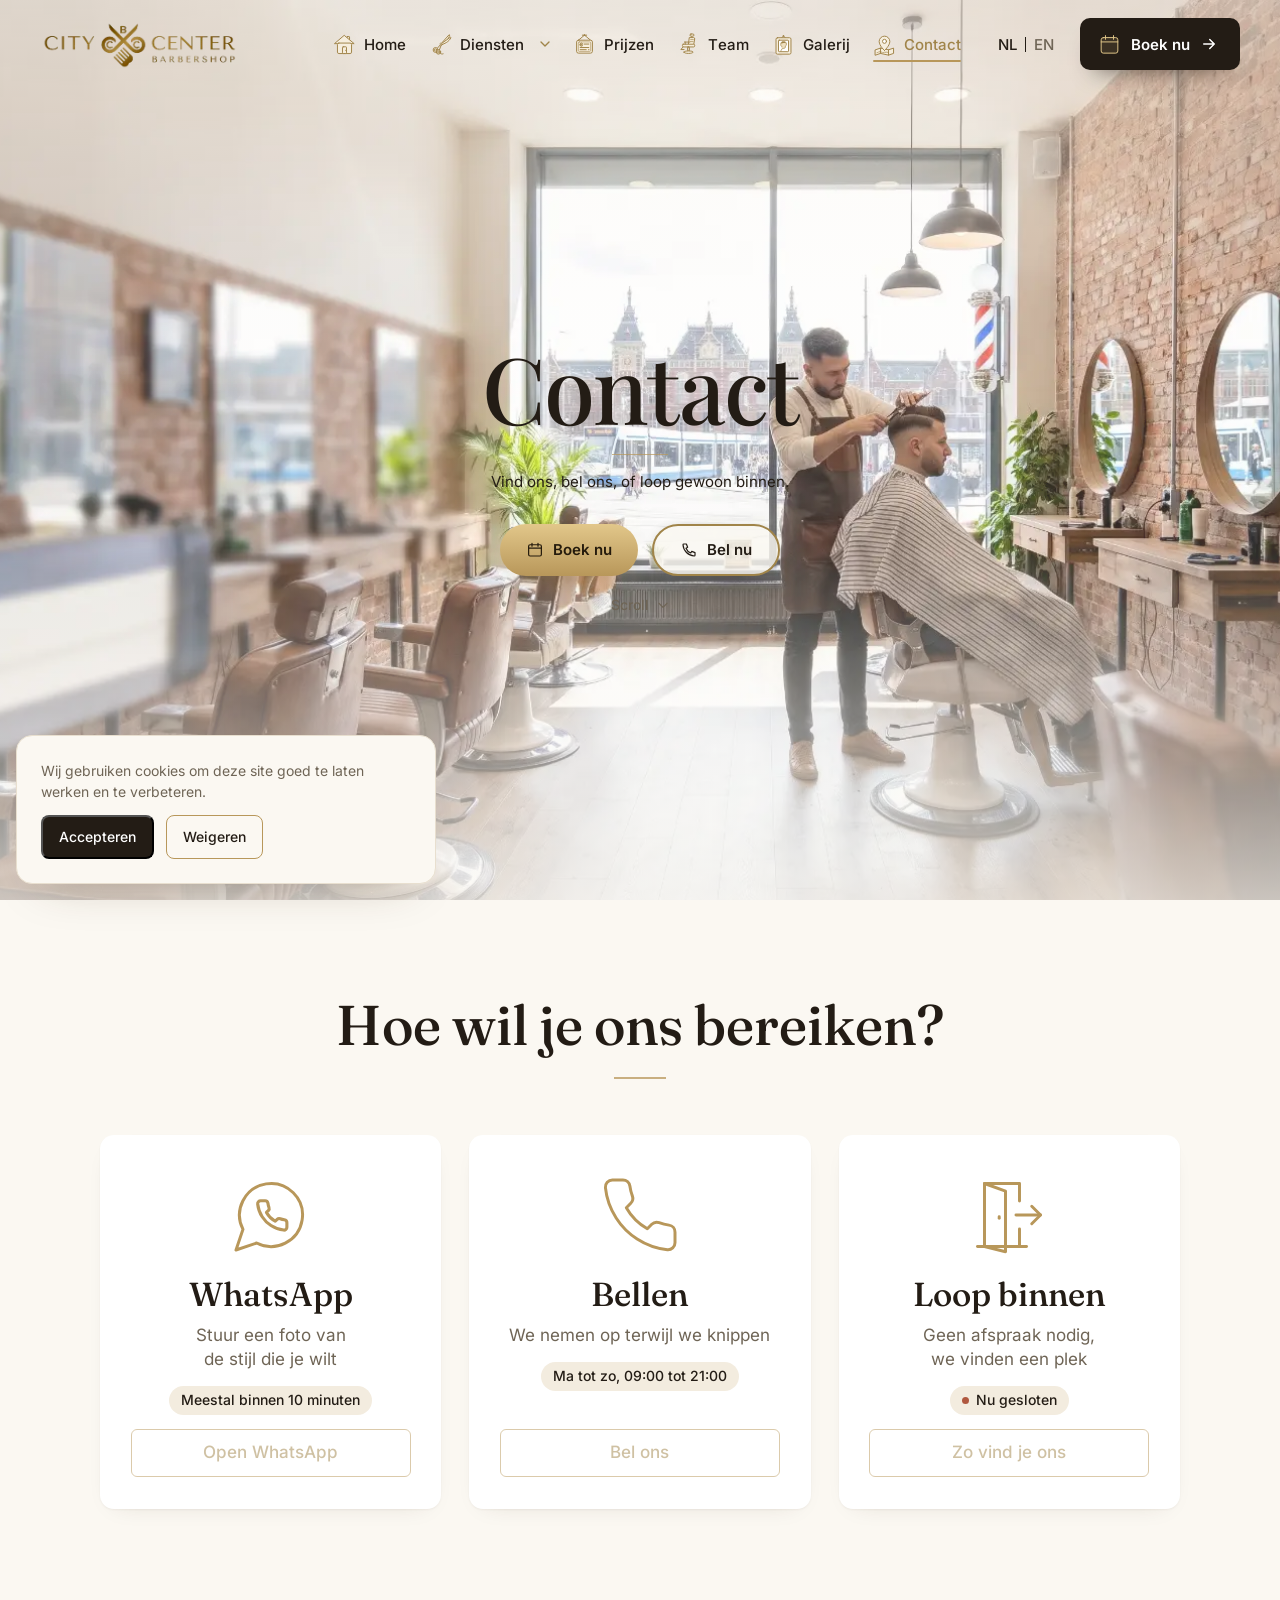
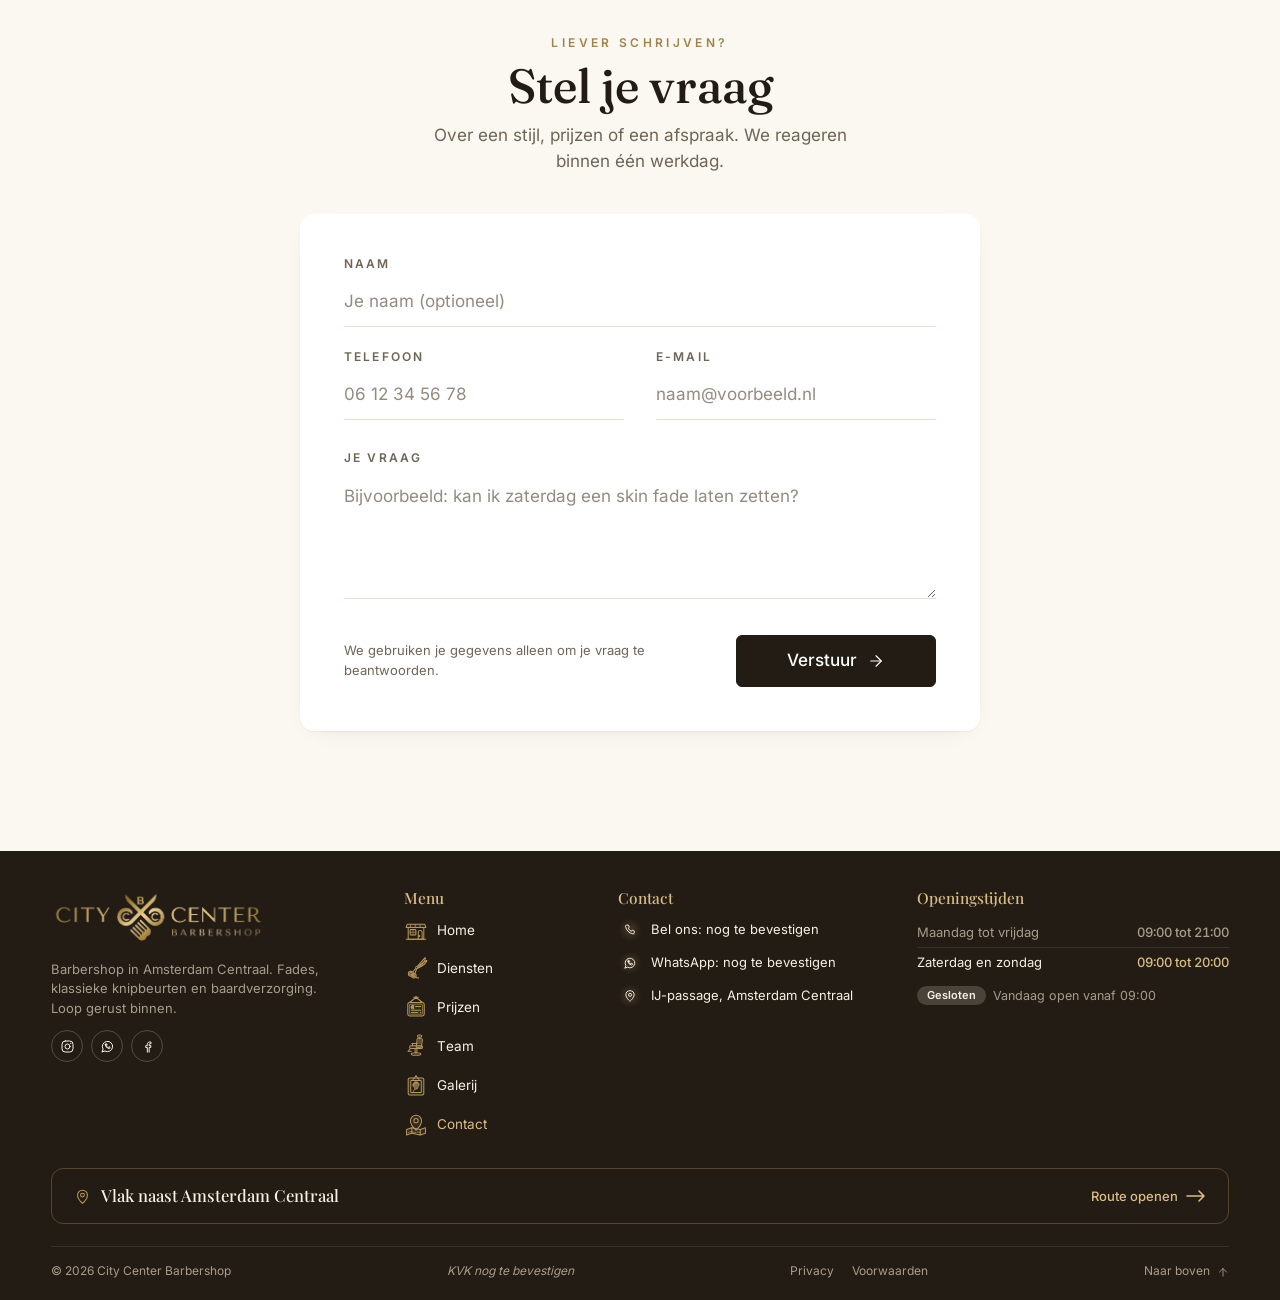
<file: contact/index.html>
<!DOCTYPE html>
<html lang="nl">
<head>
<meta charset="utf-8">
<meta name="viewport" content="width=device-width, initial-scale=1">
<meta name="robots" content="noindex">
<script>try{if(localStorage.getItem('ccb-theme')==='dark')document.documentElement.setAttribute('data-theme','dark')}catch(e){}</script>
<title>Contact | City Center Barbershop</title>
<meta name="description" content="City Center Barbershop, naast Amsterdam Centraal Station. Fades, klassieke knipbeurten en baardverzorging. Boek online of loop binnen.">
<link rel="canonical" href="https://www.citycenterbarbershop.example/contact/">
<link rel="alternate" hreflang="nl" href="https://www.citycenterbarbershop.example/contact/">
<link rel="alternate" hreflang="en" href="https://www.citycenterbarbershop.example/en/contact/">
<link rel="alternate" hreflang="x-default" href="https://www.citycenterbarbershop.example/contact/">
<link rel="preload" href="/assets/fonts/inter-latin.woff2" as="font" type="font/woff2" crossorigin>
<link rel="stylesheet" href="/assets/css/site.css?v=1793475230260">
</head>
<body>
<div id="ccb-root" data-hours='{"timezone":"Europe/Amsterdam","days":{"mon":{"open":"09:00","close":"21:00"},"tue":{"open":"09:00","close":"21:00"},"wed":{"open":"09:00","close":"21:00"},"thu":{"open":"09:00","close":"21:00"},"fri":{"open":"09:00","close":"21:00"},"sat":{"open":"09:00","close":"20:00"},"sun":{"open":"09:00","close":"20:00"}}}' data-site='{"phone":"TODO","phone_display":"TODO","whatsapp":"TODO","bookUrl":"https://www.fresha.com/","reviews_url":"TODO","maps_url":"TODO","address":"IJ-passage, Amsterdam Centraal","instagram_url":"TODO","facebook_url":"TODO","kvk":"TODO","contact_form_action":"TODO"}' data-status-open-until="Vandaag open tot {time}" data-status-opens-at="Vandaag open vanaf {time}" data-status-closed="Nu gesloten">
<!-- part: header -->
<header class="ccb-header">
  <a class="ccb-header__logo" href="/"><img src="/assets/img/logo/ccb-logo.webp" width="174" height="44" alt="City Center Barbershop, naar de homepage"></a>
  <nav class="ccb-header__nav" aria-label="Hoofdmenu">
    <ul class="ccb-nav">
      <li><a class="ccb-nav__link" href="/" aria-label="Home" data-track="nav_home">
        <svg class="ccb-nico i-home" viewBox="0 0 32 32" aria-hidden="true">
          <defs><mask id="ccb-m-home"><rect class="lvl" x="-2" y="-2" width="36" height="36" fill="#fff"></rect></mask></defs>
          <rect class="bd" x="19.4" y="5" width="3.6" height="6.4" rx=".6"></rect>
          <rect class="liq" mask="url(#ccb-m-home)" x="19.4" y="5" width="3.6" height="6.4" rx=".6"></rect>
          <rect class="ln" x="19.4" y="5" width="3.6" height="6.4" rx=".6" stroke-width="1.1"></rect>
          <g class="roof">
            <path class="bd" d="M16 3.6L29.4 14.8H2.6z"></path>
            <path class="liq" mask="url(#ccb-m-home)" d="M16 3.6L29.4 14.8H2.6z"></path>
            <path class="ln" d="M16 3.6L29.4 14.8H2.6z"></path>
          </g>
          <rect class="bd" x="6.2" y="14" width="19.6" height="14.6" rx="2"></rect>
          <rect class="liq" mask="url(#ccb-m-home)" x="6.2" y="14" width="19.6" height="14.6" rx="2"></rect>
          <rect class="ln" x="6.2" y="14" width="19.6" height="14.6" rx="2"></rect>
          <g class="door">
            <rect class="bd" x="13.2" y="19.2" width="5.6" height="9.4" rx="1"></rect>
            <rect class="ln" x="13.2" y="19.2" width="5.6" height="9.4" rx="1" stroke-width="1.1"></rect>
            <circle class="dot" cx="17.6" cy="24" r=".7"></circle>
          </g>
        </svg>
        <span class="ccb-roll" aria-hidden="true"><span class="l" data-l="H">H</span><span class="l" data-l="o">o</span><span class="l" data-l="m">m</span><span class="l" data-l="e">e</span></span>
      </a></li>
      <li class="ccb-nav__item ccb-nav__item--has-menu">
        <a class="ccb-nav__link" href="/diensten/" aria-label="Diensten" data-track="nav_services">
        <svg class="ccb-nico i-shears" viewBox="0 0 32 32" aria-hidden="true">
          <defs><mask id="ccb-m-shears"><rect class="lvl" x="-2" y="-2" width="36" height="36" fill="#fff"></rect></mask></defs>
          <g class="b">
            <path class="bd" d="M16.6 15.2L27.8 2.6c.4-.4 1-.1.9.4-.5 2.6-2.2 5.6-4.8 8.4l-6.2 5.2z"></path>
            <path class="liq" mask="url(#ccb-m-shears)" d="M16.6 15.2L27.8 2.6c.4-.4 1-.1.9.4-.5 2.6-2.2 5.6-4.8 8.4l-6.2 5.2z"></path>
            <path class="ln" d="M16.6 15.2L27.8 2.6c.4-.4 1-.1.9.4-.5 2.6-2.2 5.6-4.8 8.4l-6.2 5.2"></path>
            <path class="ln" d="M15.8 16.4l-4 4.6"></path>
            <circle class="bd" cx="9.2" cy="23.6" r="3.4"></circle><circle class="liq" mask="url(#ccb-m-shears)" cx="9.2" cy="23.6" r="3.4"></circle>
            <circle class="ln" cx="9.2" cy="23.6" r="3.4"></circle><circle class="ln" cx="9.2" cy="23.6" r="1.6"></circle>
          </g>
          <g class="a">
            <path class="bd" d="M16.6 15.2L29.6 6c.5-.3 1 .1.8.6-1 2.4-3.2 4.8-6.4 6.8l-6.6 3.2z"></path>
            <path class="liq" mask="url(#ccb-m-shears)" d="M16.6 15.2L29.6 6c.5-.3 1 .1.8.6-1 2.4-3.2 4.8-6.4 6.8l-6.6 3.2z"></path>
            <path class="ln" d="M16.6 15.2L29.6 6c.5-.3 1 .1.8.6-1 2.4-3.2 4.8-6.4 6.8l-6.6 3.2"></path>
            <path class="ln" d="M17 16.8l-2.6 6.8"></path>
            <circle class="bd" cx="13.2" cy="26.4" r="3"></circle><circle class="liq" mask="url(#ccb-m-shears)" cx="13.2" cy="26.4" r="3"></circle>
            <circle class="ln" cx="13.2" cy="26.4" r="3"></circle><circle class="ln" cx="13.2" cy="26.4" r="1.3"></circle>
            <path class="ln" d="M15.6 28.2c1.2 1 2.6 1.3 4 .8"></path>
          </g>
          <circle class="pivot" cx="16.6" cy="15.2" r="1.25"></circle>
          <path class="ln fx hair" d="M22.4 15.4c.9.5 1.3 1.3 1.1 2.3" stroke-width="1"></path>
          <path class="ln fx hair h2" d="M25 13.6c.6.7.7 1.5.3 2.3" stroke-width="1"></path>
        </svg>
        <span class="ccb-roll" aria-hidden="true"><span class="l" data-l="D">D</span><span class="l" data-l="i">i</span><span class="l" data-l="e">e</span><span class="l" data-l="n">n</span><span class="l" data-l="s">s</span><span class="l" data-l="t">t</span><span class="l" data-l="e">e</span><span class="l" data-l="n">n</span></span>
        </a>
        <button type="button" class="ccb-nav__caret" aria-expanded="false" aria-controls="ccb-services-menu" aria-label="Toon alle diensten">
          <svg viewBox="0 0 24 24" aria-hidden="true"><path d="M6 9l6 6 6-6"></path></svg>
        </button>
        <div class="ccb-nav__menu" id="ccb-services-menu" hidden>
          <ul>
            <li><a href="/diensten/#mens-haircut" data-filter="mens-haircut"><img src="/assets/img/icons/services/mens-haircut.png" width="35" height="31" alt="" loading="lazy" decoding="async"><span>Heren knipbeurt</span></a></li>
            <li><a href="/diensten/#beard-grooming" data-filter="beard-grooming"><img src="/assets/img/icons/services/beard-grooming.png" width="35" height="31" alt="" loading="lazy" decoding="async"><span>Baardverzorging</span></a></li>
            <li><a href="/diensten/#childrens-haircut" data-filter="childrens-haircut"><img src="/assets/img/icons/services/childrens-haircut.png" width="32" height="31" alt="" loading="lazy" decoding="async"><span>Kinderknipbeurt</span></a></li>
            <li><a href="/diensten/#groom-groomsmen" data-filter="groom-groomsmen"><img src="/assets/img/icons/services/groom-groomsmen.png" width="34" height="31" alt="" loading="lazy" decoding="async"><span>Bruidegom en getuigen</span></a></li>
            <li><a href="/diensten/#mens-hair-grooming" data-filter="mens-hair-grooming"><img src="/assets/img/icons/services/mens-hair-grooming.png" width="34" height="31" alt="" loading="lazy" decoding="async"><span>Heren haarverzorging</span></a></li>
            <li><a href="/diensten/#women-treatment" data-filter="women-treatment"><img src="/assets/img/icons/services/women-treatment.png" width="35" height="31" alt="" loading="lazy" decoding="async"><span>Dames behandeling</span></a></li>
            <li><a href="/diensten/#senior-barber" data-filter="senior-barber"><img src="/assets/img/icons/services/senior-barber.png" width="34" height="31" alt="" loading="lazy" decoding="async"><span>Senior barber service</span></a></li>
            <li><a href="/diensten/#mobile-barbershop" data-filter="mobile-barbershop"><img src="/assets/img/icons/services/mobile-barbershop.png" width="35" height="31" alt="" loading="lazy" decoding="async"><span>Mobiele barbershop</span></a></li>
          </ul>
          <a class="ccb-nav__menu-all" href="/diensten/">Bekijk alle diensten<svg viewBox="0 0 24 24" aria-hidden="true"><path d="M5 12h14M13 6l6 6-6 6"></path></svg></a>
        </div>
      </li>
      <li><a class="ccb-nav__link" href="/prijzen/" aria-label="Prijzen" data-track="nav_prices">
        <svg class="ccb-nico i-board" viewBox="0 0 32 32" aria-hidden="true">
          <defs><mask id="ccb-m-board"><rect class="lvl" x="-2" y="-2" width="36" height="36" fill="#fff"></rect></mask></defs>
          <path class="ln" d="M13 3h6"></path><circle class="dot" cx="16" cy="3" r="1.2"></circle>
          <g class="swing">
            <path class="ln" d="M16 3L7.6 10M16 3l8.4 7" stroke-width="1.1"></path>
            <rect class="bd" x="5" y="10" width="22" height="18" rx="2.6"></rect>
            <rect class="liq" mask="url(#ccb-m-board)" x="5" y="10" width="22" height="18" rx="2.6"></rect>
            <rect class="ln" x="5" y="10" width="22" height="18" rx="2.6"></rect>
            <rect class="ln" x="7.4" y="12.4" width="17.2" height="13.2" rx="1.4" stroke-width=".8" opacity=".6"></rect>
            <path class="ln" d="M13.2 14.6a2.2 2.2 0 1 0 0 3.2M10.2 15.6h2.6M10.2 16.8h2.6" stroke-width="1"></path>
            <path class="ln row-ln" d="M15.4 15.4h6.6"></path>
            <path class="ln row-ln r2" d="M10 20.2h12"></path>
            <path class="ln row-ln r3" d="M10 23.2h8.4"></path>
            <circle class="dot" cx="22" cy="23.2" r=".9"></circle>
          </g>
        </svg>
        <span class="ccb-roll" aria-hidden="true"><span class="l" data-l="P">P</span><span class="l" data-l="r">r</span><span class="l" data-l="i">i</span><span class="l" data-l="j">j</span><span class="l" data-l="z">z</span><span class="l" data-l="e">e</span><span class="l" data-l="n">n</span></span>
      </a></li>
      <li><a class="ccb-nav__link" href="/team/" aria-label="Team" data-track="nav_team">
        <svg class="ccb-nico i-chair" viewBox="0 0 32 32" aria-hidden="true">
          <defs><mask id="ccb-m-chair"><rect class="lvl" x="-2" y="-2" width="36" height="36" fill="#fff"></rect></mask></defs>
          <g class="top">
            <path class="ln" d="M20.6 6.4V4.2"></path>
            <rect class="bd" x="18" y="1.4" width="5.6" height="3" rx="1.5"></rect><rect class="liq" mask="url(#ccb-m-chair)" x="18" y="1.4" width="5.6" height="3" rx="1.5"></rect>
            <rect class="ln" x="18" y="1.4" width="5.6" height="3" rx="1.5"></rect>
            <path class="bd" d="M17.6 6.4h5.6c1 0 1.6.8 1.4 1.8l-1.6 9.4h-6.8z"></path>
            <path class="liq" mask="url(#ccb-m-chair)" d="M17.6 6.4h5.6c1 0 1.6.8 1.4 1.8l-1.6 9.4h-6.8z"></path>
            <path class="ln" d="M17.6 6.4h5.6c1 0 1.6.8 1.4 1.8l-1.6 9.4h-6.8z"></path>
            <path class="ln" d="M19 9.2h3.8M18.6 12h3.8" stroke-width=".8" opacity=".7"></path>
            <path class="bd" d="M8.6 15.6h14.6c.8 0 1.4.6 1.4 1.4v1c0 .8-.6 1.4-1.4 1.4H9.2c-.9 0-1.6-.7-1.6-1.6v-.6c0-.9.4-1.6 1-1.6z"></path>
            <path class="liq" mask="url(#ccb-m-chair)" d="M8.6 15.6h14.6c.8 0 1.4.6 1.4 1.4v1c0 .8-.6 1.4-1.4 1.4H9.2c-.9 0-1.6-.7-1.6-1.6v-.6c0-.9.4-1.6 1-1.6z"></path>
            <path class="ln" d="M8.6 15.6h14.6c.8 0 1.4.6 1.4 1.4v1c0 .8-.6 1.4-1.4 1.4H9.2c-.9 0-1.6-.7-1.6-1.6v-.6c0-.9.4-1.6 1-1.6z"></path>
            <path class="ln" d="M10.4 12.6h7.4M11.4 12.6v3"></path>
            <path class="ln" d="M8.4 19.4l-3 3.6h4.4"></path>
          </g>
          <rect class="ln col" x="14.8" y="19.4" width="2.4" height="5.6" rx=".6"></rect>
          <path class="bd" d="M9.6 26.6c0-1 2.9-1.6 6.4-1.6s6.4.6 6.4 1.6-2.9 1.8-6.4 1.8-6.4-.8-6.4-1.8z"></path>
          <path class="ln" d="M9.6 26.6c0-1 2.9-1.6 6.4-1.6s6.4.6 6.4 1.6-2.9 1.8-6.4 1.8-6.4-.8-6.4-1.8z"></path>
        </svg>
        <span class="ccb-roll" aria-hidden="true"><span class="l" data-l="T">T</span><span class="l" data-l="e">e</span><span class="l" data-l="a">a</span><span class="l" data-l="m">m</span></span>
      </a></li>
      <li><a class="ccb-nav__link" href="/galerij/" aria-label="Galerij" data-track="nav_gallery">
        <svg class="ccb-nico i-frame" viewBox="0 0 32 32" aria-hidden="true">
          <defs>
            <mask id="ccb-m-frame"><rect class="lvl" x="-2" y="-2" width="36" height="36" fill="#fff"></rect></mask>
            <clipPath id="ccb-c-glass"><rect x="9" y="10" width="14" height="16" rx="1"></rect></clipPath>
          </defs>
          <path class="ln" d="M12 8.4L16 4l4 4.4" stroke-width="1.1"></path><circle class="dot" cx="16" cy="4" r="1.1"></circle>
          <g class="tilt">
            <rect class="bd" x="5.6" y="6.6" width="20.8" height="22.8" rx="2"></rect>
            <rect class="liq" mask="url(#ccb-m-frame)" x="5.6" y="6.6" width="20.8" height="22.8" rx="2"></rect>
            <rect class="ln" x="5.6" y="6.6" width="20.8" height="22.8" rx="2"></rect>
            <rect class="glass" x="9" y="10" width="14" height="16" rx="1"></rect>
            <rect class="ln" x="9" y="10" width="14" height="16" rx="1" stroke-width="1"></rect>
            <g clip-path="url(#ccb-c-glass)">
              <path class="face" d="M12.2 26c.4-3 2-4.6 4-4.6 1.4 0 2.3-.6 2.3-1.8v-1.2c1-.4 1.6-1.4 1.6-2.8 0-2.6-1.8-4-4-4-2.4 0-4 1.8-4 4.2 0 1.6.6 2.6 1.6 3.2v.8"></path>
              <path class="hairtop" d="M12.2 14.6c.8-1.8 2.4-2.6 4.2-2.4 1.4.2 2.6.9 3 2-1.6-.4-3.2-.3-4.6.2"></path>
              <rect class="shine" x="9" y="8" width="3" height="22" transform="skewX(-20)"></rect>
            </g>
          </g>
        </svg>
        <span class="ccb-roll" aria-hidden="true"><span class="l" data-l="G">G</span><span class="l" data-l="a">a</span><span class="l" data-l="l">l</span><span class="l" data-l="e">e</span><span class="l" data-l="r">r</span><span class="l" data-l="i">i</span><span class="l" data-l="j">j</span></span>
      </a></li>
      <li><a class="ccb-nav__link" href="/contact/" aria-label="Contact" data-track="nav_contact" aria-current="page">
        <svg class="ccb-nico i-pin" viewBox="0 0 32 32" aria-hidden="true">
          <defs><mask id="ccb-m-pin"><rect class="lvl" x="-2" y="-2" width="36" height="36" fill="#fff"></rect></mask></defs>
          <g class="map">
            <path class="bd" d="M3.4 23.4l7-2.4 11.2 2.4 7-2.4v7.4l-7 2.4-11.2-2.4-7 2.4z"></path>
            <path class="ln" d="M3.4 23.4l7-2.4 11.2 2.4 7-2.4v7.4l-7 2.4-11.2-2.4-7 2.4z"></path>
            <path class="ln" d="M10.4 21v7.4M21.6 23.4v7.4" stroke-width="1"></path>
            <path class="ln" d="M5.6 27.4c2-.6 3-1.8 5-1.2s3.6 1.6 6 .8 3.6-.2 5.6.6" stroke-width=".8" stroke-dasharray="1.4 1.6" opacity=".8"></path>
          </g>
          <circle class="ln fx ring" cx="16" cy="11" r="4.2" stroke-width="1"></circle>
          <g class="pin">
            <path class="bd" d="M16 24.4s7.4-6.6 7.4-12.6a7.4 7.4 0 0 0-14.8 0c0 6 7.4 12.6 7.4 12.6z"></path>
            <path class="liq" mask="url(#ccb-m-pin)" d="M16 24.4s7.4-6.6 7.4-12.6a7.4 7.4 0 0 0-14.8 0c0 6 7.4 12.6 7.4 12.6z"></path>
            <path class="ln" d="M16 24.4s7.4-6.6 7.4-12.6a7.4 7.4 0 0 0-14.8 0c0 6 7.4 12.6 7.4 12.6z"></path>
            <circle class="glass" cx="16" cy="11.6" r="2.8"></circle><circle class="ln" cx="16" cy="11.6" r="2.8"></circle>
          </g>
        </svg>
        <span class="ccb-roll" aria-hidden="true"><span class="l" data-l="C">C</span><span class="l" data-l="o">o</span><span class="l" data-l="n">n</span><span class="l" data-l="t">t</span><span class="l" data-l="a">a</span><span class="l" data-l="c">c</span><span class="l" data-l="t">t</span></span>
      </a></li>
    </ul>
  </nav>
  <div class="ccb-header__lang" role="group" aria-label="Taal">
    <a href="/contact/" hreflang="nl" lang="nl" aria-current="true">NL</a>
    <a href="/en/contact/" hreflang="en" lang="en">EN</a>
  </div>
  <a class="ccb-book" href="https://www.fresha.com/" data-book-link aria-label="Boek nu" data-track="book_header">
    <svg class="ccb-nico i-cal" viewBox="0 0 32 32" aria-hidden="true">
      <defs><mask id="ccb-m-cal"><rect class="lvl" x="-2" y="-2" width="36" height="36" fill="#fff"></rect></mask></defs>
      <rect class="bd" x="4.4" y="6.4" width="23.2" height="21.6" rx="3"></rect>
      <rect class="liq" mask="url(#ccb-m-cal)" x="4.4" y="6.4" width="23.2" height="21.6" rx="3" opacity=".35"></rect>
      <rect class="ln" x="4.4" y="6.4" width="23.2" height="21.6" rx="3"></rect>
      <path class="ln" d="M10.4 3.6v5.2M21.6 3.6v5.2"></path>
      <path class="ln page" d="M4.4 12.4h23.2"></path>
      <path class="ln tick" d="M11.4 19.8l3.2 3.2 6.2-6.4" stroke-width="1.8"></path>
    </svg>
    <span aria-hidden="true">Boek nu</span>
    <svg class="arrow" viewBox="0 0 24 24" aria-hidden="true"><path d="M5 12h14M13 6l6 6-6 6"></path></svg>
  </a>
<button class="ccb-burger" type="button" aria-expanded="false" aria-controls="ccb-drawer" aria-label="Menu openen">
    <svg viewBox="0 0 24 24" aria-hidden="true"><path class="ccb-burger__a" d="M4 7h16"></path><path class="ccb-burger__b" d="M4 12h16"></path><path class="ccb-burger__c" d="M4 17h16"></path></svg>
  </button>
</header>

<!-- part: drawer (tablet + phone) -->
<div class="ccb-drawer" id="ccb-drawer" hidden>
  <button class="ccb-drawer__backdrop" type="button" tabindex="-1" aria-label="Menu sluiten" data-drawer-close></button>
  <div class="ccb-drawer__panel" role="dialog" aria-modal="true" aria-label="Hoofdmenu">
    <div class="ccb-drawer__head">
      <a class="ccb-drawer__logo" href="/"><img src="/assets/img/logo/ccb-logo.webp" width="158" height="40" alt="City Center Barbershop, naar de homepage"></a>
      <button class="ccb-drawer__close" type="button" aria-label="Menu sluiten" data-drawer-close>
        <svg viewBox="0 0 24 24" aria-hidden="true"><path d="M6 6l12 12M18 6L6 18"></path></svg>
      </button>
    </div>
    <nav class="ccb-drawer__nav" aria-label="Hoofdmenu">
    <ul class="ccb-nav">
      <li><a class="ccb-nav__link" href="/" aria-label="Home" data-track="drawer_home">
        <svg class="ccb-nico i-home" viewBox="0 0 32 32" aria-hidden="true">
          <defs><mask id="ccb-dm-home"><rect class="lvl" x="-2" y="-2" width="36" height="36" fill="#fff"></rect></mask></defs>
          <rect class="bd" x="19.4" y="5" width="3.6" height="6.4" rx=".6"></rect>
          <rect class="liq" mask="url(#ccb-dm-home)" x="19.4" y="5" width="3.6" height="6.4" rx=".6"></rect>
          <rect class="ln" x="19.4" y="5" width="3.6" height="6.4" rx=".6" stroke-width="1.1"></rect>
          <g class="roof">
            <path class="bd" d="M16 3.6L29.4 14.8H2.6z"></path>
            <path class="liq" mask="url(#ccb-dm-home)" d="M16 3.6L29.4 14.8H2.6z"></path>
            <path class="ln" d="M16 3.6L29.4 14.8H2.6z"></path>
          </g>
          <rect class="bd" x="6.2" y="14" width="19.6" height="14.6" rx="2"></rect>
          <rect class="liq" mask="url(#ccb-dm-home)" x="6.2" y="14" width="19.6" height="14.6" rx="2"></rect>
          <rect class="ln" x="6.2" y="14" width="19.6" height="14.6" rx="2"></rect>
          <g class="door">
            <rect class="bd" x="13.2" y="19.2" width="5.6" height="9.4" rx="1"></rect>
            <rect class="ln" x="13.2" y="19.2" width="5.6" height="9.4" rx="1" stroke-width="1.1"></rect>
            <circle class="dot" cx="17.6" cy="24" r=".7"></circle>
          </g>
        </svg>
        <span class="ccb-roll" aria-hidden="true"><span class="l" data-l="H">H</span><span class="l" data-l="o">o</span><span class="l" data-l="m">m</span><span class="l" data-l="e">e</span></span>
        <svg class="ccb-drawer__chev" viewBox="0 0 24 24" aria-hidden="true"><path d="M9 6l6 6-6 6"></path></svg>
      </a></li>
      <li class="ccb-nav__item ccb-nav__item--has-menu">
        <div class="ccb-drawer__link-row">
        <a class="ccb-nav__link" href="/diensten/" aria-label="Diensten" data-track="drawer_services">
        <svg class="ccb-nico i-shears" viewBox="0 0 32 32" aria-hidden="true">
          <defs><mask id="ccb-dm-shears"><rect class="lvl" x="-2" y="-2" width="36" height="36" fill="#fff"></rect></mask></defs>
          <g class="b">
            <path class="bd" d="M16.6 15.2L27.8 2.6c.4-.4 1-.1.9.4-.5 2.6-2.2 5.6-4.8 8.4l-6.2 5.2z"></path>
            <path class="liq" mask="url(#ccb-dm-shears)" d="M16.6 15.2L27.8 2.6c.4-.4 1-.1.9.4-.5 2.6-2.2 5.6-4.8 8.4l-6.2 5.2z"></path>
            <path class="ln" d="M16.6 15.2L27.8 2.6c.4-.4 1-.1.9.4-.5 2.6-2.2 5.6-4.8 8.4l-6.2 5.2"></path>
            <path class="ln" d="M15.8 16.4l-4 4.6"></path>
            <circle class="bd" cx="9.2" cy="23.6" r="3.4"></circle><circle class="liq" mask="url(#ccb-dm-shears)" cx="9.2" cy="23.6" r="3.4"></circle>
            <circle class="ln" cx="9.2" cy="23.6" r="3.4"></circle><circle class="ln" cx="9.2" cy="23.6" r="1.6"></circle>
          </g>
          <g class="a">
            <path class="bd" d="M16.6 15.2L29.6 6c.5-.3 1 .1.8.6-1 2.4-3.2 4.8-6.4 6.8l-6.6 3.2z"></path>
            <path class="liq" mask="url(#ccb-dm-shears)" d="M16.6 15.2L29.6 6c.5-.3 1 .1.8.6-1 2.4-3.2 4.8-6.4 6.8l-6.6 3.2z"></path>
            <path class="ln" d="M16.6 15.2L29.6 6c.5-.3 1 .1.8.6-1 2.4-3.2 4.8-6.4 6.8l-6.6 3.2"></path>
            <path class="ln" d="M17 16.8l-2.6 6.8"></path>
            <circle class="bd" cx="13.2" cy="26.4" r="3"></circle><circle class="liq" mask="url(#ccb-dm-shears)" cx="13.2" cy="26.4" r="3"></circle>
            <circle class="ln" cx="13.2" cy="26.4" r="3"></circle><circle class="ln" cx="13.2" cy="26.4" r="1.3"></circle>
            <path class="ln" d="M15.6 28.2c1.2 1 2.6 1.3 4 .8"></path>
          </g>
          <circle class="pivot" cx="16.6" cy="15.2" r="1.25"></circle>
          <path class="ln fx hair" d="M22.4 15.4c.9.5 1.3 1.3 1.1 2.3" stroke-width="1"></path>
          <path class="ln fx hair h2" d="M25 13.6c.6.7.7 1.5.3 2.3" stroke-width="1"></path>
        </svg>
        <span class="ccb-roll" aria-hidden="true"><span class="l" data-l="D">D</span><span class="l" data-l="i">i</span><span class="l" data-l="e">e</span><span class="l" data-l="n">n</span><span class="l" data-l="s">s</span><span class="l" data-l="t">t</span><span class="l" data-l="e">e</span><span class="l" data-l="n">n</span></span>
        </a>
        <button type="button" class="ccb-drawer__subtoggle" aria-expanded="false" aria-controls="ccb-drawer-services-menu" aria-label="Toon alle diensten">
          <svg class="ccb-drawer__chev" viewBox="0 0 24 24" aria-hidden="true"><path d="M9 6l6 6-6 6"></path></svg>
        </button>
        </div>
        <ul class="ccb-drawer__submenu" id="ccb-drawer-services-menu" hidden>
          <li><a href="/diensten/#mens-haircut" data-filter="mens-haircut" data-track="drawer_service_mens_haircut"><img src="/assets/img/icons/services/mens-haircut.png" width="35" height="31" alt="" loading="lazy" decoding="async"><span>Heren knipbeurt</span></a></li>
          <li><a href="/diensten/#beard-grooming" data-filter="beard-grooming" data-track="drawer_service_beard_grooming"><img src="/assets/img/icons/services/beard-grooming.png" width="35" height="31" alt="" loading="lazy" decoding="async"><span>Baardverzorging</span></a></li>
          <li><a href="/diensten/#childrens-haircut" data-filter="childrens-haircut" data-track="drawer_service_childrens_haircut"><img src="/assets/img/icons/services/childrens-haircut.png" width="32" height="31" alt="" loading="lazy" decoding="async"><span>Kinderknipbeurt</span></a></li>
          <li><a href="/diensten/#groom-groomsmen" data-filter="groom-groomsmen" data-track="drawer_service_groom_groomsmen"><img src="/assets/img/icons/services/groom-groomsmen.png" width="34" height="31" alt="" loading="lazy" decoding="async"><span>Bruidegom en getuigen</span></a></li>
          <li><a href="/diensten/#mens-hair-grooming" data-filter="mens-hair-grooming" data-track="drawer_service_mens_hair_grooming"><img src="/assets/img/icons/services/mens-hair-grooming.png" width="34" height="31" alt="" loading="lazy" decoding="async"><span>Heren haarverzorging</span></a></li>
          <li><a href="/diensten/#women-treatment" data-filter="women-treatment" data-track="drawer_service_women_treatment"><img src="/assets/img/icons/services/women-treatment.png" width="35" height="31" alt="" loading="lazy" decoding="async"><span>Dames behandeling</span></a></li>
          <li><a href="/diensten/#senior-barber" data-filter="senior-barber" data-track="drawer_service_senior_barber"><img src="/assets/img/icons/services/senior-barber.png" width="34" height="31" alt="" loading="lazy" decoding="async"><span>Senior barber service</span></a></li>
          <li><a href="/diensten/#mobile-barbershop" data-filter="mobile-barbershop" data-track="drawer_service_mobile_barbershop"><img src="/assets/img/icons/services/mobile-barbershop.png" width="35" height="31" alt="" loading="lazy" decoding="async"><span>Mobiele barbershop</span></a></li>
        </ul>
      </li>
      <li><a class="ccb-nav__link" href="/prijzen/" aria-label="Prijzen" data-track="drawer_prices">
        <svg class="ccb-nico i-board" viewBox="0 0 32 32" aria-hidden="true">
          <defs><mask id="ccb-dm-board"><rect class="lvl" x="-2" y="-2" width="36" height="36" fill="#fff"></rect></mask></defs>
          <path class="ln" d="M13 3h6"></path><circle class="dot" cx="16" cy="3" r="1.2"></circle>
          <g class="swing">
            <path class="ln" d="M16 3L7.6 10M16 3l8.4 7" stroke-width="1.1"></path>
            <rect class="bd" x="5" y="10" width="22" height="18" rx="2.6"></rect>
            <rect class="liq" mask="url(#ccb-dm-board)" x="5" y="10" width="22" height="18" rx="2.6"></rect>
            <rect class="ln" x="5" y="10" width="22" height="18" rx="2.6"></rect>
            <rect class="ln" x="7.4" y="12.4" width="17.2" height="13.2" rx="1.4" stroke-width=".8" opacity=".6"></rect>
            <path class="ln" d="M13.2 14.6a2.2 2.2 0 1 0 0 3.2M10.2 15.6h2.6M10.2 16.8h2.6" stroke-width="1"></path>
            <path class="ln row-ln" d="M15.4 15.4h6.6"></path>
            <path class="ln row-ln r2" d="M10 20.2h12"></path>
            <path class="ln row-ln r3" d="M10 23.2h8.4"></path>
            <circle class="dot" cx="22" cy="23.2" r=".9"></circle>
          </g>
        </svg>
        <span class="ccb-roll" aria-hidden="true"><span class="l" data-l="P">P</span><span class="l" data-l="r">r</span><span class="l" data-l="i">i</span><span class="l" data-l="j">j</span><span class="l" data-l="z">z</span><span class="l" data-l="e">e</span><span class="l" data-l="n">n</span></span>
        <svg class="ccb-drawer__chev" viewBox="0 0 24 24" aria-hidden="true"><path d="M9 6l6 6-6 6"></path></svg>
      </a></li>
      <li><a class="ccb-nav__link" href="/team/" aria-label="Team" data-track="drawer_team">
        <svg class="ccb-nico i-chair" viewBox="0 0 32 32" aria-hidden="true">
          <defs><mask id="ccb-dm-chair"><rect class="lvl" x="-2" y="-2" width="36" height="36" fill="#fff"></rect></mask></defs>
          <g class="top">
            <path class="ln" d="M20.6 6.4V4.2"></path>
            <rect class="bd" x="18" y="1.4" width="5.6" height="3" rx="1.5"></rect><rect class="liq" mask="url(#ccb-dm-chair)" x="18" y="1.4" width="5.6" height="3" rx="1.5"></rect>
            <rect class="ln" x="18" y="1.4" width="5.6" height="3" rx="1.5"></rect>
            <path class="bd" d="M17.6 6.4h5.6c1 0 1.6.8 1.4 1.8l-1.6 9.4h-6.8z"></path>
            <path class="liq" mask="url(#ccb-dm-chair)" d="M17.6 6.4h5.6c1 0 1.6.8 1.4 1.8l-1.6 9.4h-6.8z"></path>
            <path class="ln" d="M17.6 6.4h5.6c1 0 1.6.8 1.4 1.8l-1.6 9.4h-6.8z"></path>
            <path class="ln" d="M19 9.2h3.8M18.6 12h3.8" stroke-width=".8" opacity=".7"></path>
            <path class="bd" d="M8.6 15.6h14.6c.8 0 1.4.6 1.4 1.4v1c0 .8-.6 1.4-1.4 1.4H9.2c-.9 0-1.6-.7-1.6-1.6v-.6c0-.9.4-1.6 1-1.6z"></path>
            <path class="liq" mask="url(#ccb-dm-chair)" d="M8.6 15.6h14.6c.8 0 1.4.6 1.4 1.4v1c0 .8-.6 1.4-1.4 1.4H9.2c-.9 0-1.6-.7-1.6-1.6v-.6c0-.9.4-1.6 1-1.6z"></path>
            <path class="ln" d="M8.6 15.6h14.6c.8 0 1.4.6 1.4 1.4v1c0 .8-.6 1.4-1.4 1.4H9.2c-.9 0-1.6-.7-1.6-1.6v-.6c0-.9.4-1.6 1-1.6z"></path>
            <path class="ln" d="M10.4 12.6h7.4M11.4 12.6v3"></path>
            <path class="ln" d="M8.4 19.4l-3 3.6h4.4"></path>
          </g>
          <rect class="ln col" x="14.8" y="19.4" width="2.4" height="5.6" rx=".6"></rect>
          <path class="bd" d="M9.6 26.6c0-1 2.9-1.6 6.4-1.6s6.4.6 6.4 1.6-2.9 1.8-6.4 1.8-6.4-.8-6.4-1.8z"></path>
          <path class="ln" d="M9.6 26.6c0-1 2.9-1.6 6.4-1.6s6.4.6 6.4 1.6-2.9 1.8-6.4 1.8-6.4-.8-6.4-1.8z"></path>
        </svg>
        <span class="ccb-roll" aria-hidden="true"><span class="l" data-l="T">T</span><span class="l" data-l="e">e</span><span class="l" data-l="a">a</span><span class="l" data-l="m">m</span></span>
        <svg class="ccb-drawer__chev" viewBox="0 0 24 24" aria-hidden="true"><path d="M9 6l6 6-6 6"></path></svg>
      </a></li>
      <li><a class="ccb-nav__link" href="/galerij/" aria-label="Galerij" data-track="drawer_gallery">
        <svg class="ccb-nico i-frame" viewBox="0 0 32 32" aria-hidden="true">
          <defs>
            <mask id="ccb-dm-frame"><rect class="lvl" x="-2" y="-2" width="36" height="36" fill="#fff"></rect></mask>
            <clipPath id="ccb-dc-glass"><rect x="9" y="10" width="14" height="16" rx="1"></rect></clipPath>
          </defs>
          <path class="ln" d="M12 8.4L16 4l4 4.4" stroke-width="1.1"></path><circle class="dot" cx="16" cy="4" r="1.1"></circle>
          <g class="tilt">
            <rect class="bd" x="5.6" y="6.6" width="20.8" height="22.8" rx="2"></rect>
            <rect class="liq" mask="url(#ccb-dm-frame)" x="5.6" y="6.6" width="20.8" height="22.8" rx="2"></rect>
            <rect class="ln" x="5.6" y="6.6" width="20.8" height="22.8" rx="2"></rect>
            <rect class="glass" x="9" y="10" width="14" height="16" rx="1"></rect>
            <rect class="ln" x="9" y="10" width="14" height="16" rx="1" stroke-width="1"></rect>
            <g clip-path="url(#ccb-dc-glass)">
              <path class="face" d="M12.2 26c.4-3 2-4.6 4-4.6 1.4 0 2.3-.6 2.3-1.8v-1.2c1-.4 1.6-1.4 1.6-2.8 0-2.6-1.8-4-4-4-2.4 0-4 1.8-4 4.2 0 1.6.6 2.6 1.6 3.2v.8"></path>
              <path class="hairtop" d="M12.2 14.6c.8-1.8 2.4-2.6 4.2-2.4 1.4.2 2.6.9 3 2-1.6-.4-3.2-.3-4.6.2"></path>
              <rect class="shine" x="9" y="8" width="3" height="22" transform="skewX(-20)"></rect>
            </g>
          </g>
        </svg>
        <span class="ccb-roll" aria-hidden="true"><span class="l" data-l="G">G</span><span class="l" data-l="a">a</span><span class="l" data-l="l">l</span><span class="l" data-l="e">e</span><span class="l" data-l="r">r</span><span class="l" data-l="i">i</span><span class="l" data-l="j">j</span></span>
        <svg class="ccb-drawer__chev" viewBox="0 0 24 24" aria-hidden="true"><path d="M9 6l6 6-6 6"></path></svg>
      </a></li>
      <li><a class="ccb-nav__link" href="/contact/" aria-label="Contact" data-track="drawer_contact">
        <svg class="ccb-nico i-pin" viewBox="0 0 32 32" aria-hidden="true">
          <defs><mask id="ccb-dm-pin"><rect class="lvl" x="-2" y="-2" width="36" height="36" fill="#fff"></rect></mask></defs>
          <g class="map">
            <path class="bd" d="M3.4 23.4l7-2.4 11.2 2.4 7-2.4v7.4l-7 2.4-11.2-2.4-7 2.4z"></path>
            <path class="ln" d="M3.4 23.4l7-2.4 11.2 2.4 7-2.4v7.4l-7 2.4-11.2-2.4-7 2.4z"></path>
            <path class="ln" d="M10.4 21v7.4M21.6 23.4v7.4" stroke-width="1"></path>
            <path class="ln" d="M5.6 27.4c2-.6 3-1.8 5-1.2s3.6 1.6 6 .8 3.6-.2 5.6.6" stroke-width=".8" stroke-dasharray="1.4 1.6" opacity=".8"></path>
          </g>
          <circle class="ln fx ring" cx="16" cy="11" r="4.2" stroke-width="1"></circle>
          <g class="pin">
            <path class="bd" d="M16 24.4s7.4-6.6 7.4-12.6a7.4 7.4 0 0 0-14.8 0c0 6 7.4 12.6 7.4 12.6z"></path>
            <path class="liq" mask="url(#ccb-dm-pin)" d="M16 24.4s7.4-6.6 7.4-12.6a7.4 7.4 0 0 0-14.8 0c0 6 7.4 12.6 7.4 12.6z"></path>
            <path class="ln" d="M16 24.4s7.4-6.6 7.4-12.6a7.4 7.4 0 0 0-14.8 0c0 6 7.4 12.6 7.4 12.6z"></path>
            <circle class="glass" cx="16" cy="11.6" r="2.8"></circle><circle class="ln" cx="16" cy="11.6" r="2.8"></circle>
          </g>
        </svg>
        <span class="ccb-roll" aria-hidden="true"><span class="l" data-l="C">C</span><span class="l" data-l="o">o</span><span class="l" data-l="n">n</span><span class="l" data-l="t">t</span><span class="l" data-l="a">a</span><span class="l" data-l="c">c</span><span class="l" data-l="t">t</span></span>
        <svg class="ccb-drawer__chev" viewBox="0 0 24 24" aria-hidden="true"><path d="M9 6l6 6-6 6"></path></svg>
      </a></li>
    </ul>
    </nav>
    <div class="ccb-drawer__foot">
      <p class="ccb-drawer__status"><svg class="ccb-ico" viewBox="0 0 24 24" aria-hidden="true"><circle cx="12" cy="12" r="8.5"></circle><path d="M12 7.5V12l3 2"></path></svg><span data-status-text>Vandaag open tot 21:00</span><span data-live hidden class="ccb-hero__live" aria-hidden="true"></span></p>
      <a class="ccb-book ccb-drawer__book" href="https://www.fresha.com/" data-book-link data-track="book_drawer">
        <svg class="ccb-nico i-cal" viewBox="0 0 32 32" aria-hidden="true">
          <defs><mask id="ccb-dm-cal"><rect class="lvl" x="-2" y="-2" width="36" height="36" fill="#fff"></rect></mask></defs>
          <rect class="bd" x="4.4" y="6.4" width="23.2" height="21.6" rx="3"></rect>
          <rect class="liq" mask="url(#ccb-dm-cal)" x="4.4" y="6.4" width="23.2" height="21.6" rx="3" opacity=".35"></rect>
          <rect class="ln" x="4.4" y="6.4" width="23.2" height="21.6" rx="3"></rect>
          <path class="ln" d="M10.4 3.6v5.2M21.6 3.6v5.2"></path>
          <path class="ln page" d="M4.4 12.4h23.2"></path>
          <path class="ln tick" d="M11.4 19.8l3.2 3.2 6.2-6.4" stroke-width="1.8"></path>
        </svg>
        <span>Boek nu</span>
        <svg class="arrow" viewBox="0 0 24 24" aria-hidden="true"><path d="M5 12h14M13 6l6 6-6 6"></path></svg>
      </a>
      <div class="ccb-drawer__row">
        <a class="ccb-btn ccb-btn--secondary" href="tel:TODO" data-track="call_drawer"><svg class="ccb-ico" viewBox="0 0 24 24" aria-hidden="true"><path d="M5 4h3.5l1.7 4.3-2.2 1.4a11 11 0 0 0 6.3 6.3l1.4-2.2L20 15.5V19a1 1 0 0 1-1 1A16 16 0 0 1 4 5a1 1 0 0 1 1-1z"></path></svg><span>Bel</span></a>
        <a class="ccb-btn ccb-btn--secondary" href="https://wa.me/TODO" data-track="whatsapp_drawer"><svg class="ccb-ico" viewBox="0 0 24 24" aria-hidden="true"><path d="M4 20l1.2-4.1A8.2 8.2 0 1 1 8.4 19z"></path><path d="M9.2 8.6c.3 2.6 2.3 4.9 5.2 5.6l1.2-1.3-1.8-1-.8.8a4.8 4.8 0 0 1-2.2-2.2l.8-.8-1-1.8z"></path></svg><span>WhatsApp</span></a>
      </div>
    </div>
  </div>
</div>

<main>
<section class="ccb-page-hero">
  <div class="ccb-page-hero__art"><img src="/assets/img/hero/shop-1600.webp" srcset="/assets/img/hero/shop-800.webp 800w, /assets/img/hero/shop-1600.webp 1600w" sizes="100vw" width="1600" height="893" alt="" fetchpriority="high"></div>
  <div class="ccb-page-hero__inner">
    <h1 class="ccb-page-hero__title"><span class="ccb-w"><span style="animation-delay: 0.350s">Contact</span></span></h1>
    <div class="ccb-page-hero__rule" aria-hidden="true"></div>
    <p class="ccb-page-hero__sub">Vind ons, bel ons, of loop gewoon binnen.</p>
    <div class="ccb-page-hero__actions">
      <a class="ccb-page-hero__btn ccb-page-hero__btn--solid" href="https://www.fresha.com/" data-book-link data-track="book_page_hero"><svg class="ccb-ico" viewBox="0 0 24 24" aria-hidden="true"><rect x="3.5" y="5" width="17" height="15" rx="2"></rect><path d="M3.5 9.5h17M8 3v4M16 3v4"></path></svg><span>Boek nu</span></a>
      <a class="ccb-page-hero__btn ccb-page-hero__btn--ghost" href="tel:TODO" data-track="call_page_hero"><svg class="ccb-ico" viewBox="0 0 24 24" aria-hidden="true"><path d="M5 4h3.5l1.7 4.3-2.2 1.4a11 11 0 0 0 6.3 6.3l1.4-2.2L20 15.5V19a1 1 0 0 1-1 1A16 16 0 0 1 4 5a1 1 0 0 1 1-1z"></path></svg><span>Bel nu</span></a>
    </div>
    <a class="ccb-page-hero__scroll" href="#ccb-below-hero">Scroll<svg viewBox="0 0 24 24" aria-hidden="true"><path d="M5 9l7 7 7-7"></path></svg></a>
  </div>
</section>
<span id="ccb-below-hero" aria-hidden="true"></span>
<!-- ===================== SECTION: contact — HTML START =====================
     Three "how to reach us" cards, then the "ask your question" form.

     No visible text here - every string is a mustache token from
     data/strings.*.json, and the phone / WhatsApp / Maps links and the form
     endpoint come from data/site.json. Where one of those is still "TODO",
     build.js renders that card's link aria-disabled rather than pointing it
     at a dead href.

     Reveal on scroll is the site's own reveal.js: [data-reveal] on the
     heading and the form, and data-reveal-group on the card list so the three
     cards stagger. Nothing in here runs a second IntersectionObserver.
     ========================================================================= -->
<div class="ccb-contact" id="ccb-contact">

  <section class="ccb-contact__reach" aria-labelledby="ccb-contact-title">
    <div class="ccb-contact__head" data-reveal>
      <h2 class="ccb-contact__h2" id="ccb-contact-title">Hoe wil je ons bereiken?</h2>
      <span class="ccb-contact__rule" aria-hidden="true"></span>
    </div>

    <ul class="ccb-contact__cards" data-reveal-group data-reveal-step="110">

      <li class="ccb-contact__card">
        <div class="ccb-contact__icon" aria-hidden="true">
          <svg viewBox="0 0 24 24" stroke-width="0.85" stroke-linecap="round" stroke-linejoin="round" fill="none" stroke="currentColor"><path d="M7.9 20A9 9 0 1 0 4 16.1L2 22Z"/><path transform="translate(7.3 7.1) scale(0.42)" stroke-width="2.1" d="M22 16.92v3a2 2 0 0 1-2.18 2 19.79 19.79 0 0 1-8.63-3.07 19.5 19.5 0 0 1-6-6 19.79 19.79 0 0 1-3.07-8.67A2 2 0 0 1 4.11 2h3a2 2 0 0 1 2 1.72 12.84 12.84 0 0 0 .7 2.81 2 2 0 0 1-.45 2.11L8.09 9.91a16 16 0 0 0 6 6l1.27-1.27a2 2 0 0 1 2.11-.45 12.84 12.84 0 0 0 2.81.7A2 2 0 0 1 22 16.92z"/></svg>
          <div class="ccb-contact__icon-fill"><svg viewBox="0 0 24 24" stroke-width="0.85" stroke-linecap="round" stroke-linejoin="round" fill="none" stroke="currentColor"><path d="M7.9 20A9 9 0 1 0 4 16.1L2 22Z" fill="currentColor"/><path transform="translate(7.3 7.1) scale(0.42)" stroke="#fffdf9" stroke-width="2.1" d="M22 16.92v3a2 2 0 0 1-2.18 2 19.79 19.79 0 0 1-8.63-3.07 19.5 19.5 0 0 1-6-6 19.79 19.79 0 0 1-3.07-8.67A2 2 0 0 1 4.11 2h3a2 2 0 0 1 2 1.72 12.84 12.84 0 0 0 .7 2.81 2 2 0 0 1-.45 2.11L8.09 9.91a16 16 0 0 0 6 6l1.27-1.27a2 2 0 0 1 2.11-.45 12.84 12.84 0 0 0 2.81.7A2 2 0 0 1 22 16.92z"/></svg></div>
        </div>
        <h3 class="ccb-contact__card-title">WhatsApp</h3>
        <p class="ccb-contact__card-body">Stuur een foto van de stijl die je wilt</p>
        <span class="ccb-contact__chip">Meestal binnen 10 minuten</span>
        <span class="ccb-contact__btn is-disabled" aria-disabled="true">Open WhatsApp</span>
      </li>

      <li class="ccb-contact__card">
        <div class="ccb-contact__icon" aria-hidden="true">
          <svg viewBox="0 0 24 24" stroke-width="0.85" stroke-linecap="round" stroke-linejoin="round" fill="none" stroke="currentColor"><path d="M22 16.92v3a2 2 0 0 1-2.18 2 19.79 19.79 0 0 1-8.63-3.07 19.5 19.5 0 0 1-6-6 19.79 19.79 0 0 1-3.07-8.67A2 2 0 0 1 4.11 2h3a2 2 0 0 1 2 1.72 12.84 12.84 0 0 0 .7 2.81 2 2 0 0 1-.45 2.11L8.09 9.91a16 16 0 0 0 6 6l1.27-1.27a2 2 0 0 1 2.11-.45 12.84 12.84 0 0 0 2.81.7A2 2 0 0 1 22 16.92z"/></svg>
          <div class="ccb-contact__icon-fill"><svg viewBox="0 0 24 24" stroke-width="0.85" stroke-linecap="round" stroke-linejoin="round" fill="none" stroke="currentColor"><path d="M22 16.92v3a2 2 0 0 1-2.18 2 19.79 19.79 0 0 1-8.63-3.07 19.5 19.5 0 0 1-6-6 19.79 19.79 0 0 1-3.07-8.67A2 2 0 0 1 4.11 2h3a2 2 0 0 1 2 1.72 12.84 12.84 0 0 0 .7 2.81 2 2 0 0 1-.45 2.11L8.09 9.91a16 16 0 0 0 6 6l1.27-1.27a2 2 0 0 1 2.11-.45 12.84 12.84 0 0 0 2.81.7A2 2 0 0 1 22 16.92z" fill="currentColor"/></svg></div>
        </div>
        <h3 class="ccb-contact__card-title">Bellen</h3>
        <p class="ccb-contact__card-body">We nemen op terwijl we knippen</p>
        <span class="ccb-contact__chip">Ma tot zo, 09:00 tot 21:00</span>
        <span class="ccb-contact__btn is-disabled" aria-disabled="true">Bel ons</span>
      </li>

      <li class="ccb-contact__card">
        <div class="ccb-contact__icon" aria-hidden="true">
          <svg viewBox="0 0 24 24" stroke-width="0.85" stroke-linecap="round" stroke-linejoin="round" fill="none" stroke="currentColor"><path d="M5 21V3h10v5"/><path d="M15 16v5"/><path d="M3 21h14"/><path d="M5 3l6 2.2v17.3L5 21"/><path d="M9.2 12.5v.4"/><path d="M14 12h7"/><path d="M18.5 9.5 21 12l-2.5 2.5"/></svg>
          <div class="ccb-contact__icon-fill"><svg viewBox="0 0 24 24" stroke-width="0.85" stroke-linecap="round" stroke-linejoin="round" fill="none" stroke="currentColor"><path d="M5 3h10v18H5Z" fill="currentColor" fill-opacity=".22" stroke="none"/><path d="M5 3l6 2.2v17.3L5 21Z" fill="currentColor"/><path d="M9.2 12.5v.4" stroke="#fffdf9" stroke-width="1.2"/><path d="M14 12h7"/><path d="M18.5 9.5 21 12l-2.5 2.5"/></svg></div>
        </div>
        <h3 class="ccb-contact__card-title">Loop binnen</h3>
        <p class="ccb-contact__card-body">Geen afspraak nodig, we vinden een plek</p>
        <!-- open / closed comes from status.js's data-open on #ccb-root, which
             it derives from data/hours.json in the shop's own timezone -->
        <span class="ccb-contact__chip">
          <i class="ccb-contact__dot" aria-hidden="true"></i>
          <span class="ccb-contact__open-label">Nu open</span>
          <span class="ccb-contact__closed-label">Nu gesloten</span>
        </span>
        <span class="ccb-contact__btn is-disabled" aria-disabled="true">Zo vind je ons</span>
      </li>

    </ul>
  </section>

  <section class="ccb-contact__ask" id="ccb-ask" aria-labelledby="ccb-form-title" data-reveal>
    <div class="ccb-contact__ask-head">
      <span class="ccb-contact__kicker">Liever schrijven?</span>
      <h2 class="ccb-contact__h2 ccb-contact__h2--sm" id="ccb-form-title">Stel je vraag</h2>
      <p class="ccb-contact__sub">Over een stijl, prijzen of een afspraak. We reageren binnen één werkdag.</p>
    </div>

    <div class="ccb-contact__panel">
      <form class="ccb-contact__form" data-contact-form action="" method="post" novalidate
            data-e-contact="Vul je telefoon of e-mail in"
            data-e-phone="Dit nummer klopt niet"
            data-e-email="Dit e-mailadres klopt niet"
            data-e-question="Schrijf je vraag"
            data-e-failed="Er ging iets mis. Probeer het opnieuw of stuur ons een WhatsApp."
            data-sending="Versturen…">

        <div class="ccb-contact__field">
          <label for="ccb-name">Naam</label>
          <input id="ccb-name" name="name" type="text" autocomplete="name" placeholder="Je naam (optioneel)">
        </div>

        <div class="ccb-contact__row">
          <div class="ccb-contact__field">
            <label for="ccb-phone">Telefoon</label>
            <input id="ccb-phone" name="phone" type="tel" inputmode="tel" autocomplete="tel" placeholder="06 12 34 56 78" aria-describedby="ccb-phone-err">
            <span class="ccb-contact__err" id="ccb-phone-err" data-err-phone role="alert"></span>
          </div>
          <div class="ccb-contact__field">
            <label for="ccb-email">E-mail</label>
            <input id="ccb-email" name="email" type="email" inputmode="email" autocomplete="email" placeholder="naam@voorbeeld.nl" aria-describedby="ccb-email-err">
            <span class="ccb-contact__err" id="ccb-email-err" data-err-email role="alert"></span>
          </div>
        </div>

        <div class="ccb-contact__field">
          <label for="ccb-question">Je vraag</label>
          <textarea id="ccb-question" name="question" rows="4" placeholder="Bijvoorbeeld: kan ik zaterdag een skin fade laten zetten?" aria-describedby="ccb-question-err"></textarea>
          <span class="ccb-contact__err" id="ccb-question-err" data-err-question role="alert"></span>
        </div>

        <!-- honeypot: off-screen for people, filled in by bots -->
        <input class="ccb-contact__hp" type="text" name="website" tabindex="-1" autocomplete="off" aria-hidden="true">

        <div class="ccb-contact__formfoot">
          <p class="ccb-contact__privacy">We gebruiken je gegevens alleen om je vraag te beantwoorden.</p>
          <button class="ccb-contact__submit" type="submit" data-contact-submit>
            <span data-contact-submit-label>Verstuur</span>
            <svg viewBox="0 0 24 24" fill="none" stroke="currentColor" stroke-width="1.5" stroke-linecap="round" stroke-linejoin="round" aria-hidden="true"><path d="M5 12h14"/><path d="m12 5 7 7-7 7"/></svg>
          </button>
        </div>
      </form>

      <div class="ccb-contact__done" data-contact-done role="status" hidden>
        <svg viewBox="0 0 24 24" fill="none" stroke="currentColor" stroke-width="0.9" stroke-linecap="round" stroke-linejoin="round" aria-hidden="true"><circle cx="12" cy="12" r="10"/><path d="m7.5 12.5 3 3 6-6.5"/></svg>
        <h3>Bedankt, we hebben je vraag</h3>
        <p>Je hoort binnen één werkdag van ons. Haast? Stuur ons een WhatsApp.</p>
        <button class="ccb-contact__again" type="button" data-contact-again>Nog een vraag stellen</button>
      </div>
    </div>
  </section>

</div>
<!-- ===================== SECTION: contact — HTML END ===================== -->

</main>
<!-- part: sticky bar (phones) -->
<nav class="ccb-sticky-bar" aria-label="Snel contact">
  <a class="ccb-btn ccb-btn--primary" href="https://www.fresha.com/" data-book-link data-track="book_sticky"><svg class="ccb-ico" viewBox="0 0 24 24" aria-hidden="true"><rect x="3.5" y="5" width="17" height="15" rx="2"></rect><path d="M3.5 9.5h17M8 3v4M16 3v4"></path></svg><span>Boek nu</span></a>
  <a class="ccb-btn ccb-btn--secondary" href="tel:TODO" data-track="call_sticky"><svg class="ccb-ico" viewBox="0 0 24 24" aria-hidden="true"><path d="M5 4h3.5l1.7 4.3-2.2 1.4a11 11 0 0 0 6.3 6.3l1.4-2.2L20 15.5V19a1 1 0 0 1-1 1A16 16 0 0 1 4 5a1 1 0 0 1 1-1z"></path></svg><span>Bel</span></a>
</nav>

<!-- part: footer -->
<footer class="ccb-foot" id="ccb-foot">
  <div class="ccb-foot__in">

    <div class="ccb-foot__top">

      <div class="ccb-foot__brand ccb-foot__col">
        <span class="ccb-foot__logowrap" style="--logo: url('/assets/img/logo/ccb-logo.webp')">
          <img class="ccb-foot__logo" src="/assets/img/logo/ccb-logo.webp"
               alt="City Center Barbershop" width="425" height="107" loading="lazy" decoding="async">
          <span class="ccb-foot__shine" aria-hidden="true"></span>
        </span>
        <p class="ccb-foot__blurb" data-i="blurb"></p>
        <div class="ccb-foot__socials" data-socials></div>
      </div>

      <div class="ccb-foot__col">
        <h2 class="ccb-foot__h" data-i="menuTitle"></h2>
        <ul class="ccb-foot__menu" data-menu></ul>
      </div>

      <div class="ccb-foot__col">
        <h2 class="ccb-foot__h" data-i="contactTitle"></h2>
        <ul class="ccb-foot__rows" data-contact></ul>
      </div>

      <div class="ccb-foot__col">
        <h2 class="ccb-foot__h" data-i="hoursTitle"></h2>
        <div data-hours></div>
        <p class="ccb-foot__status" data-status>
          <span class="ccb-foot__pill" data-status-pill></span>
          <span class="ccb-foot__statustext" data-status-text></span>
        </p>
      </div>

    </div>

    <a class="ccb-foot__strip" data-maps target="_blank" rel="noopener">
      <span class="ccb-foot__stripL">
        <svg class="ccb-foot__pin" viewBox="0 0 24 24" fill="none" stroke="currentColor" stroke-width="1.5" aria-hidden="true">
          <path d="M12 21.5s7-5.9 7-11.4a7 7 0 1 0-14 0c0 5.5 7 11.4 7 11.4Z" stroke-linejoin="round"/>
          <circle cx="12" cy="10" r="2.7"/>
        </svg>
        <b data-i="stripTitle"></b>
      </span>
      <span class="ccb-foot__stripR">
        <span data-i="stripCta"></span>
        <span class="ccb-foot__arrow" aria-hidden="true">
          <svg viewBox="0 0 20 12" fill="none" stroke="currentColor" stroke-width="1.6" stroke-linecap="round" stroke-linejoin="round"><path d="M1 6h17M13 1l5 5-5 5"/></svg>
          <svg viewBox="0 0 20 12" fill="none" stroke="currentColor" stroke-width="1.6" stroke-linecap="round" stroke-linejoin="round"><path d="M1 6h17M13 1l5 5-5 5"/></svg>
        </span>
      </span>
    </a>

    <div class="ccb-foot__legal">
      <span data-copy></span>
      <span class="ccb-foot__todo" data-i="kvk"></span>
      <nav data-legal></nav>
      <a class="ccb-foot__top-link" href="#top" data-top>
        <span data-i="backTop"></span>
        <svg viewBox="0 0 24 24" fill="none" stroke="currentColor" stroke-width="1.8" stroke-linecap="round" stroke-linejoin="round" aria-hidden="true"><path d="M12 20V5M5 12l7-7 7 7"/></svg>
      </a>
    </div>

  </div>
</footer>

<!-- icon sources, cloned per menu link. Adapted from the approved nav icons:
     same shapes, same fill-from-the-bottom, recoloured for the dark footer. -->
<template id="ccb-foot-nav">

  <!-- Home: the shopfront. the awning unrolls, the light comes on. -->
  <svg data-k="home" class="ccb-fi i-shop" viewBox="0 0 32 32" aria-hidden="true">
    <defs><mask id="fm-shop"><rect class="lvl" x="-2" y="-2" width="36" height="36" fill="#fff"/></mask></defs>
    <g class="awn">
      <path class="bd" d="M4.4 8.2h23.2l1.6 4.4H2.8z"/>
      <path class="liq" mask="url(#fm-shop)" d="M4.4 8.2h23.2l1.6 4.4H2.8z"/>
      <path class="ln" d="M4.4 8.2h23.2l1.6 4.4H2.8z"/>
      <path class="ln" d="M9.1 8.2l-1 4.4M15 8.2v4.4M21 8.2l1 4.4" stroke-width=".9" opacity=".75"/>
    </g>
    <path class="ln" d="M5.6 12.6v15.8h20.8V12.6"/>
    <g class="win">
      <rect class="bd" x="8.2" y="15.4" width="7.6" height="7.2" rx="1"/>
      <rect class="liq" mask="url(#fm-shop)" x="8.2" y="15.4" width="7.6" height="7.2" rx="1"/>
      <rect class="ln" x="8.2" y="15.4" width="7.6" height="7.2" rx="1"/>
      <path class="ln" d="M12 15.4v7.2M8.2 19h7.6" stroke-width=".8" opacity=".6"/>
    </g>
    <path class="ln" d="M19 28.4v-9.2a2.6 2.6 0 0 1 5.2 0v9.2"/>
    <circle class="ln" cx="20.2" cy="24" r=".8" stroke-width="1"/>
    <path class="ln fx glow" d="M11 10.2h-7M28 10.2h-3" stroke-width="1"/>
    <path class="ln" d="M3 28.4h26" stroke-width="1.2"/>
  </svg>

  <!-- Services: barber shears -->
  <svg data-k="services" class="ccb-fi i-shears" viewBox="0 0 32 32" aria-hidden="true">
    <defs><mask id="fm-shears"><rect class="lvl" x="-2" y="-2" width="36" height="36" fill="#fff"/></mask></defs>
    <g class="b">
      <path class="bd" d="M16.6 15.2L27.8 2.6c.4-.4 1-.1.9.4-.5 2.6-2.2 5.6-4.8 8.4l-6.2 5.2z"/>
      <path class="liq" mask="url(#fm-shears)" d="M16.6 15.2L27.8 2.6c.4-.4 1-.1.9.4-.5 2.6-2.2 5.6-4.8 8.4l-6.2 5.2z"/>
      <path class="ln" d="M16.6 15.2L27.8 2.6c.4-.4 1-.1.9.4-.5 2.6-2.2 5.6-4.8 8.4l-6.2 5.2"/>
      <path class="ln" d="M15.8 16.4l-4 4.6"/>
      <circle class="bd" cx="9.2" cy="23.6" r="3.4"/><circle class="liq" mask="url(#fm-shears)" cx="9.2" cy="23.6" r="3.4"/>
      <circle class="ln" cx="9.2" cy="23.6" r="3.4"/><circle class="ln" cx="9.2" cy="23.6" r="1.6"/>
    </g>
    <g class="a">
      <path class="bd" d="M16.6 15.2L29.6 6c.5-.3 1 .1.8.6-1 2.4-3.2 4.8-6.4 6.8l-6.6 3.2z"/>
      <path class="liq" mask="url(#fm-shears)" d="M16.6 15.2L29.6 6c.5-.3 1 .1.8.6-1 2.4-3.2 4.8-6.4 6.8l-6.6 3.2z"/>
      <path class="ln" d="M16.6 15.2L29.6 6c.5-.3 1 .1.8.6-1 2.4-3.2 4.8-6.4 6.8l-6.6 3.2"/>
      <path class="ln" d="M17 16.8l-2.6 6.8"/>
      <circle class="bd" cx="13.2" cy="26.4" r="3"/><circle class="liq" mask="url(#fm-shears)" cx="13.2" cy="26.4" r="3"/>
      <circle class="ln" cx="13.2" cy="26.4" r="3"/><circle class="ln" cx="13.2" cy="26.4" r="1.3"/>
      <path class="ln" d="M15.6 28.2c1.2 1 2.6 1.3 4 .8"/>
    </g>
    <circle class="pivot" cx="16.6" cy="15.2" r="1.25" stroke-width="1.1"/>
    <path class="ln fx hair" d="M22.4 15.4c.9.5 1.3 1.3 1.1 2.3" stroke-width="1"/>
    <path class="ln fx hair h2" d="M25 13.6c.6.7.7 1.5.3 2.3" stroke-width="1"/>
  </svg>

  <!-- Prices: the hanging price board -->
  <svg data-k="prices" class="ccb-fi i-board" viewBox="0 0 32 32" aria-hidden="true">
    <defs><mask id="fm-board"><rect class="lvl" x="-2" y="-2" width="36" height="36" fill="#fff"/></mask></defs>
    <path class="ln" d="M13 3h6"/><circle class="dot" cx="16" cy="3" r="1.2"/>
    <g class="swing">
      <path class="ln" d="M16 3L7.6 10M16 3l8.4 7" stroke-width="1.1"/>
      <rect class="bd" x="5" y="10" width="22" height="18" rx="2.6"/>
      <rect class="liq" mask="url(#fm-board)" x="5" y="10" width="22" height="18" rx="2.6"/>
      <rect class="ln" x="5" y="10" width="22" height="18" rx="2.6"/>
      <rect class="ln" x="7.4" y="12.4" width="17.2" height="13.2" rx="1.4" stroke-width=".8" opacity=".6"/>
      <path class="ln" d="M13.2 14.6a2.2 2.2 0 1 0 0 3.2M10.2 15.6h2.6M10.2 16.8h2.6" stroke-width="1"/>
      <path class="ln row-ln" d="M15.4 15.4h6.6"/>
      <path class="ln row-ln r2" d="M10 20.2h12"/>
      <path class="ln row-ln r3" d="M10 23.2h8.4"/>
      <circle class="dot" cx="22" cy="23.2" r=".9"/>
    </g>
  </svg>

  <!-- Team: the barber chair -->
  <svg data-k="team" class="ccb-fi i-chair" viewBox="0 0 32 32" aria-hidden="true">
    <defs><mask id="fm-chair"><rect class="lvl" x="-2" y="-2" width="36" height="36" fill="#fff"/></mask></defs>
    <g class="top">
      <path class="ln" d="M20.6 6.4V4.2"/>
      <rect class="bd" x="18" y="1.4" width="5.6" height="3" rx="1.5"/><rect class="liq" mask="url(#fm-chair)" x="18" y="1.4" width="5.6" height="3" rx="1.5"/>
      <rect class="ln" x="18" y="1.4" width="5.6" height="3" rx="1.5"/>
      <path class="bd" d="M17.6 6.4h5.6c1 0 1.6.8 1.4 1.8l-1.6 9.4h-6.8z"/>
      <path class="liq" mask="url(#fm-chair)" d="M17.6 6.4h5.6c1 0 1.6.8 1.4 1.8l-1.6 9.4h-6.8z"/>
      <path class="ln" d="M17.6 6.4h5.6c1 0 1.6.8 1.4 1.8l-1.6 9.4h-6.8z"/>
      <path class="ln" d="M19 9.2h3.8M18.6 12h3.8" stroke-width=".8" opacity=".7"/>
      <path class="bd" d="M8.6 15.6h14.6c.8 0 1.4.6 1.4 1.4v1c0 .8-.6 1.4-1.4 1.4H9.2c-.9 0-1.6-.7-1.6-1.6v-.6c0-.9.4-1.6 1-1.6z"/>
      <path class="liq" mask="url(#fm-chair)" d="M8.6 15.6h14.6c.8 0 1.4.6 1.4 1.4v1c0 .8-.6 1.4-1.4 1.4H9.2c-.9 0-1.6-.7-1.6-1.6v-.6c0-.9.4-1.6 1-1.6z"/>
      <path class="ln" d="M8.6 15.6h14.6c.8 0 1.4.6 1.4 1.4v1c0 .8-.6 1.4-1.4 1.4H9.2c-.9 0-1.6-.7-1.6-1.6v-.6c0-.9.4-1.6 1-1.6z"/>
      <path class="ln" d="M10.4 12.6h7.4M11.4 12.6v3"/>
      <path class="ln" d="M8.4 19.4l-3 3.6h4.4"/>
    </g>
    <rect class="ln col" x="14.8" y="19.4" width="2.4" height="5.6" rx=".6"/>
    <path class="bd" d="M9.6 26.6c0-1 2.9-1.6 6.4-1.6s6.4.6 6.4 1.6-2.9 1.8-6.4 1.8-6.4-.8-6.4-1.8z"/>
    <path class="ln" d="M9.6 26.6c0-1 2.9-1.6 6.4-1.6s6.4.6 6.4 1.6-2.9 1.8-6.4 1.8-6.4-.8-6.4-1.8z"/>
  </svg>

  <!-- Gallery: the framed portrait -->
  <svg data-k="gallery" class="ccb-fi i-frame" viewBox="0 0 32 32" aria-hidden="true">
    <defs>
      <mask id="fm-frame"><rect class="lvl" x="-2" y="-2" width="36" height="36" fill="#fff"/></mask>
      <clipPath id="fc-glass"><rect x="9" y="10" width="14" height="16" rx="1"/></clipPath>
    </defs>
    <path class="ln" d="M12 8.4L16 4l4 4.4" stroke-width="1.1"/><circle class="dot" cx="16" cy="4" r="1.1"/>
    <g class="tilt">
      <rect class="bd" x="5.6" y="6.6" width="20.8" height="22.8" rx="2"/>
      <rect class="liq" mask="url(#fm-frame)" x="5.6" y="6.6" width="20.8" height="22.8" rx="2"/>
      <rect class="ln" x="5.6" y="6.6" width="20.8" height="22.8" rx="2"/>
      <rect class="glass" x="9" y="10" width="14" height="16" rx="1"/>
      <rect class="ln" x="9" y="10" width="14" height="16" rx="1" stroke-width="1"/>
      <g clip-path="url(#fc-glass)">
        <path class="head" d="M12.2 26c.4-3 2-4.6 4-4.6 1.4 0 2.3-.6 2.3-1.8v-1.2c1-.4 1.6-1.4 1.6-2.8 0-2.6-1.8-4-4-4-2.4 0-4 1.8-4 4.2 0 1.6.6 2.6 1.6 3.2v.8"/>
        <path class="fade" d="M12.2 14.6c.8-1.8 2.4-2.6 4.2-2.4 1.4.2 2.6.9 3 2-1.6-.4-3.2-.3-4.6.2"/>
        <path class="ln" d="M12.1 15.4v2.2M12.9 15v1.6" stroke-width=".6" opacity=".7"/>
        <rect class="shine" x="9" y="8" width="3" height="22" transform="skewX(-20)"/>
      </g>
    </g>
  </svg>

  <!-- Contact: the pin on a folded map -->
  <svg data-k="contact" class="ccb-fi i-pin" viewBox="0 0 32 32" aria-hidden="true">
    <defs><mask id="fm-pin"><rect class="lvl" x="-2" y="-2" width="36" height="36" fill="#fff"/></mask></defs>
    <g class="map">
      <path class="bd" d="M3.4 23.4l7-2.4 11.2 2.4 7-2.4v7.4l-7 2.4-11.2-2.4-7 2.4z"/>
      <path class="ln" d="M3.4 23.4l7-2.4 11.2 2.4 7-2.4v7.4l-7 2.4-11.2-2.4-7 2.4z"/>
      <path class="ln" d="M10.4 21v7.4M21.6 23.4v7.4" stroke-width="1"/>
      <path class="ln" d="M5.6 27.4c2-.6 3-1.8 5-1.2s3.6 1.6 6 .8 3.6-.2 5.6.6" stroke-width=".8" stroke-dasharray="1.4 1.6" opacity=".8"/>
    </g>
    <circle class="ln fx ring" cx="16" cy="11" r="4.2" stroke-width="1"/>
    <g class="pin">
      <path class="bd" d="M16 24.4s7.4-6.6 7.4-12.6a7.4 7.4 0 0 0-14.8 0c0 6 7.4 12.6 7.4 12.6z"/>
      <path class="liq" mask="url(#fm-pin)" d="M16 24.4s7.4-6.6 7.4-12.6a7.4 7.4 0 0 0-14.8 0c0 6 7.4 12.6 7.4 12.6z"/>
      <path class="ln" d="M16 24.4s7.4-6.6 7.4-12.6a7.4 7.4 0 0 0-14.8 0c0 6 7.4 12.6 7.4 12.6z"/>
      <circle class="glass" cx="16" cy="11.6" r="2.8"/><circle class="ln" cx="16" cy="11.6" r="2.8"/>
    </g>
  </svg>

</template>

<!-- icons, cloned by the script -->
<template id="ccb-foot-icons">
  <svg data-k="instagram" viewBox="0 0 24 24" fill="none" stroke="currentColor" stroke-width="1.6" stroke-linecap="round" stroke-linejoin="round">
    <rect x="3.2" y="3.2" width="17.6" height="17.6" rx="5.2"/><circle cx="12" cy="12" r="4"/><circle cx="17.2" cy="6.9" r="1.05" fill="currentColor" stroke="none"/>
  </svg>
  <svg data-k="whatsapp" viewBox="0 0 24 24" fill="none" stroke="currentColor" stroke-width="1.6" stroke-linecap="round" stroke-linejoin="round">
    <path d="M3.6 20.4l1.3-4.2A8.2 8.2 0 1 1 8 19.2l-4.4 1.2Z"/>
    <path d="M9 9.1c.2 1 .7 2 1.5 2.8.8.8 1.8 1.4 2.8 1.6l.9-1.2 2 .9v1.4c-.1.6-.7 1-1.3.9a7.9 7.9 0 0 1-6.6-6.6c-.1-.6.3-1.2.9-1.3h1.4l.9 2L9 9.1Z"/>
  </svg>
  <svg data-k="facebook" viewBox="0 0 24 24" fill="none" stroke="currentColor" stroke-width="1.6" stroke-linecap="round" stroke-linejoin="round">
    <path d="M14.6 21v-7.4h2.5l.4-2.9h-2.9V8.9c0-.84.24-1.4 1.44-1.4H17.6V4.9A19 19 0 0 0 15.4 4.8c-2.2 0-3.7 1.34-3.7 3.8v2.1H9.2v2.9h2.5V21"/>
  </svg>
  <svg data-k="phone" viewBox="0 0 24 24" fill="none" stroke="currentColor" stroke-width="1.6" stroke-linejoin="round">
    <path d="M6.3 3.6h3l1.5 3.8-2 1.4a12 12 0 0 0 5.4 5.4l1.4-2 3.8 1.5v3a2 2 0 0 1-2.2 2A16.8 16.8 0 0 1 4.3 5.8a2 2 0 0 1 2-2.2Z"/>
  </svg>
  <svg data-k="pin" viewBox="0 0 24 24" fill="none" stroke="currentColor" stroke-width="1.6" stroke-linejoin="round">
    <path d="M12 21s7-5.6 7-11a7 7 0 1 0-14 0c0 5.4 7 11 7 11Z"/><circle cx="12" cy="10" r="2.6"/>
  </svg>
  <svg data-k="chev" viewBox="0 0 24 24" fill="none" stroke="currentColor" stroke-width="2.4" stroke-linecap="round" stroke-linejoin="round"><path d="M9 5l7 7-7 7"/></svg>
</template>

<!-- part: cookie banner -->
<div class="ccb-cookie" id="ccb-cookie" hidden>
  <p>Wij gebruiken cookies om deze site goed te laten werken en te verbeteren.</p>
  <div class="ccb-cookie__actions">
    <button class="ccb-btn ccb-btn--primary" type="button" data-cookie-accept>Accepteren</button>
    <button class="ccb-btn ccb-btn--secondary" type="button" data-cookie-decline>Weigeren</button>
  </div>
</div>

</div>
<script src="/assets/js/header.js?v=1793475230260" defer></script>
<script src="/assets/js/booking.js?v=1793475230260" defer></script>
<script src="/assets/js/theme-toggle.js?v=1793475230260" defer></script>
<script src="/assets/js/contact.js?v=1793475230260" defer></script>
<script src="/assets/js/reveal.js?v=1793475230260" defer></script>
<script src="/assets/js/footer.js?v=1793475230260" defer></script>
<script src="/assets/js/cookie.js?v=1793475230260" defer></script>
<script src="/assets/js/status.js?v=1793475230260" defer></script>
</body>
</html>
</file>
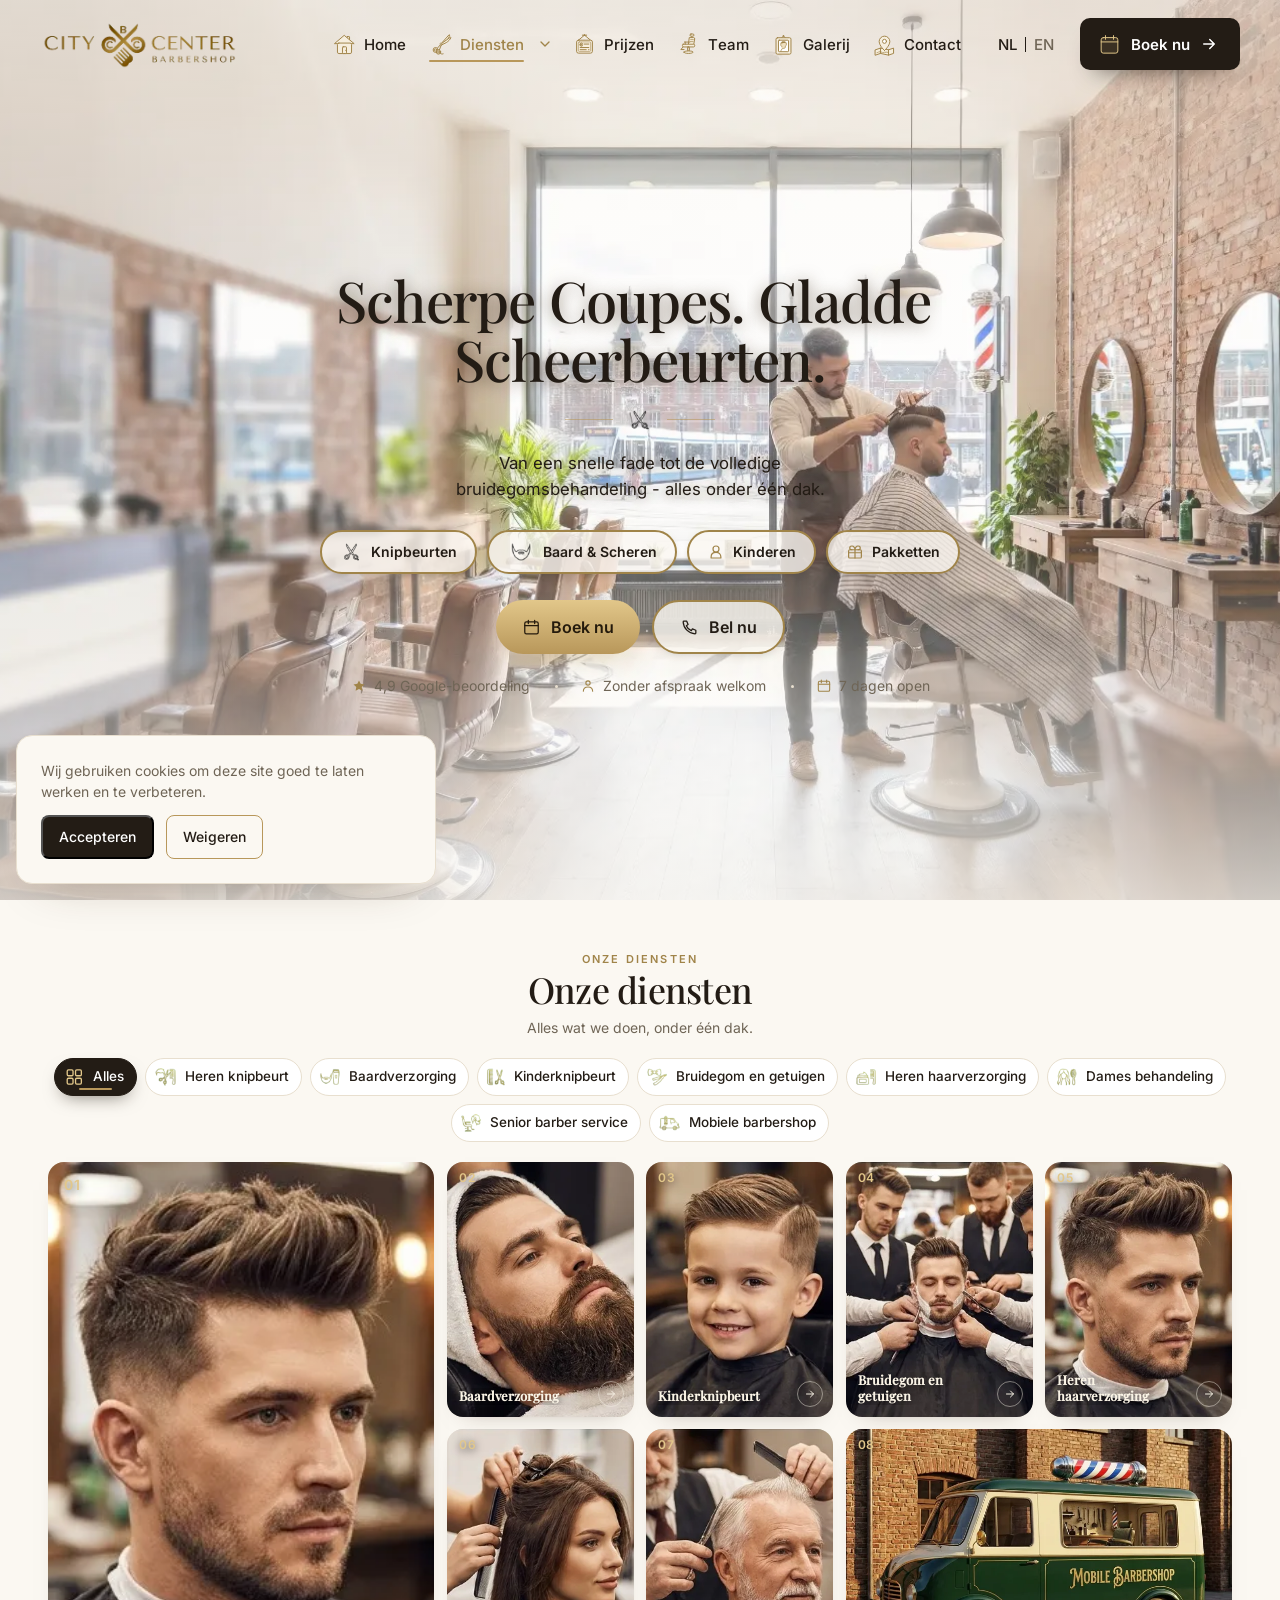
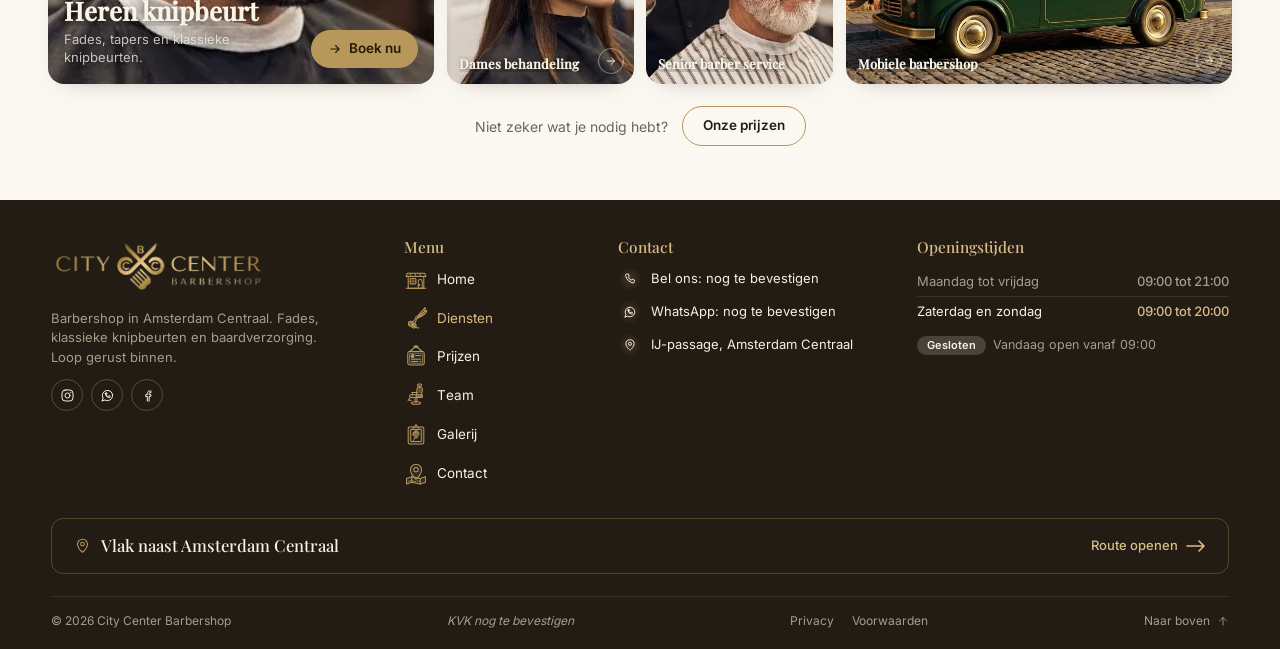
<file: diensten/index.html>
<!DOCTYPE html>
<html lang="nl">
<head>
<meta charset="utf-8">
<meta name="viewport" content="width=device-width, initial-scale=1">
<meta name="robots" content="noindex">
<script>try{if(localStorage.getItem('ccb-theme')==='dark')document.documentElement.setAttribute('data-theme','dark')}catch(e){}</script>
<title>Diensten | City Center Barbershop</title>
<meta name="description" content="City Center Barbershop, naast Amsterdam Centraal Station. Fades, klassieke knipbeurten en baardverzorging. Boek online of loop binnen.">
<link rel="canonical" href="https://www.citycenterbarbershop.example/diensten/">
<link rel="alternate" hreflang="nl" href="https://www.citycenterbarbershop.example/diensten/">
<link rel="alternate" hreflang="en" href="https://www.citycenterbarbershop.example/en/services/">
<link rel="alternate" hreflang="x-default" href="https://www.citycenterbarbershop.example/diensten/">
<link rel="preload" href="/assets/fonts/inter-latin.woff2" as="font" type="font/woff2" crossorigin>
<link rel="stylesheet" href="/assets/css/site.css?v=1793475230260">
</head>
<body>
<div id="ccb-root" data-hours='{"timezone":"Europe/Amsterdam","days":{"mon":{"open":"09:00","close":"21:00"},"tue":{"open":"09:00","close":"21:00"},"wed":{"open":"09:00","close":"21:00"},"thu":{"open":"09:00","close":"21:00"},"fri":{"open":"09:00","close":"21:00"},"sat":{"open":"09:00","close":"20:00"},"sun":{"open":"09:00","close":"20:00"}}}' data-site='{"phone":"TODO","phone_display":"TODO","whatsapp":"TODO","bookUrl":"https://www.fresha.com/","reviews_url":"TODO","maps_url":"TODO","address":"IJ-passage, Amsterdam Centraal","instagram_url":"TODO","facebook_url":"TODO","kvk":"TODO","contact_form_action":"TODO"}' data-status-open-until="Vandaag open tot {time}" data-status-opens-at="Vandaag open vanaf {time}" data-status-closed="Nu gesloten">
<!-- part: header -->
<header class="ccb-header">
  <a class="ccb-header__logo" href="/"><img src="/assets/img/logo/ccb-logo.webp" width="174" height="44" alt="City Center Barbershop, naar de homepage"></a>
  <nav class="ccb-header__nav" aria-label="Hoofdmenu">
    <ul class="ccb-nav">
      <li><a class="ccb-nav__link" href="/" aria-label="Home" data-track="nav_home">
        <svg class="ccb-nico i-home" viewBox="0 0 32 32" aria-hidden="true">
          <defs><mask id="ccb-m-home"><rect class="lvl" x="-2" y="-2" width="36" height="36" fill="#fff"></rect></mask></defs>
          <rect class="bd" x="19.4" y="5" width="3.6" height="6.4" rx=".6"></rect>
          <rect class="liq" mask="url(#ccb-m-home)" x="19.4" y="5" width="3.6" height="6.4" rx=".6"></rect>
          <rect class="ln" x="19.4" y="5" width="3.6" height="6.4" rx=".6" stroke-width="1.1"></rect>
          <g class="roof">
            <path class="bd" d="M16 3.6L29.4 14.8H2.6z"></path>
            <path class="liq" mask="url(#ccb-m-home)" d="M16 3.6L29.4 14.8H2.6z"></path>
            <path class="ln" d="M16 3.6L29.4 14.8H2.6z"></path>
          </g>
          <rect class="bd" x="6.2" y="14" width="19.6" height="14.6" rx="2"></rect>
          <rect class="liq" mask="url(#ccb-m-home)" x="6.2" y="14" width="19.6" height="14.6" rx="2"></rect>
          <rect class="ln" x="6.2" y="14" width="19.6" height="14.6" rx="2"></rect>
          <g class="door">
            <rect class="bd" x="13.2" y="19.2" width="5.6" height="9.4" rx="1"></rect>
            <rect class="ln" x="13.2" y="19.2" width="5.6" height="9.4" rx="1" stroke-width="1.1"></rect>
            <circle class="dot" cx="17.6" cy="24" r=".7"></circle>
          </g>
        </svg>
        <span class="ccb-roll" aria-hidden="true"><span class="l" data-l="H">H</span><span class="l" data-l="o">o</span><span class="l" data-l="m">m</span><span class="l" data-l="e">e</span></span>
      </a></li>
      <li class="ccb-nav__item ccb-nav__item--has-menu">
        <a class="ccb-nav__link" href="/diensten/" aria-label="Diensten" data-track="nav_services" aria-current="page">
        <svg class="ccb-nico i-shears" viewBox="0 0 32 32" aria-hidden="true">
          <defs><mask id="ccb-m-shears"><rect class="lvl" x="-2" y="-2" width="36" height="36" fill="#fff"></rect></mask></defs>
          <g class="b">
            <path class="bd" d="M16.6 15.2L27.8 2.6c.4-.4 1-.1.9.4-.5 2.6-2.2 5.6-4.8 8.4l-6.2 5.2z"></path>
            <path class="liq" mask="url(#ccb-m-shears)" d="M16.6 15.2L27.8 2.6c.4-.4 1-.1.9.4-.5 2.6-2.2 5.6-4.8 8.4l-6.2 5.2z"></path>
            <path class="ln" d="M16.6 15.2L27.8 2.6c.4-.4 1-.1.9.4-.5 2.6-2.2 5.6-4.8 8.4l-6.2 5.2"></path>
            <path class="ln" d="M15.8 16.4l-4 4.6"></path>
            <circle class="bd" cx="9.2" cy="23.6" r="3.4"></circle><circle class="liq" mask="url(#ccb-m-shears)" cx="9.2" cy="23.6" r="3.4"></circle>
            <circle class="ln" cx="9.2" cy="23.6" r="3.4"></circle><circle class="ln" cx="9.2" cy="23.6" r="1.6"></circle>
          </g>
          <g class="a">
            <path class="bd" d="M16.6 15.2L29.6 6c.5-.3 1 .1.8.6-1 2.4-3.2 4.8-6.4 6.8l-6.6 3.2z"></path>
            <path class="liq" mask="url(#ccb-m-shears)" d="M16.6 15.2L29.6 6c.5-.3 1 .1.8.6-1 2.4-3.2 4.8-6.4 6.8l-6.6 3.2z"></path>
            <path class="ln" d="M16.6 15.2L29.6 6c.5-.3 1 .1.8.6-1 2.4-3.2 4.8-6.4 6.8l-6.6 3.2"></path>
            <path class="ln" d="M17 16.8l-2.6 6.8"></path>
            <circle class="bd" cx="13.2" cy="26.4" r="3"></circle><circle class="liq" mask="url(#ccb-m-shears)" cx="13.2" cy="26.4" r="3"></circle>
            <circle class="ln" cx="13.2" cy="26.4" r="3"></circle><circle class="ln" cx="13.2" cy="26.4" r="1.3"></circle>
            <path class="ln" d="M15.6 28.2c1.2 1 2.6 1.3 4 .8"></path>
          </g>
          <circle class="pivot" cx="16.6" cy="15.2" r="1.25"></circle>
          <path class="ln fx hair" d="M22.4 15.4c.9.5 1.3 1.3 1.1 2.3" stroke-width="1"></path>
          <path class="ln fx hair h2" d="M25 13.6c.6.7.7 1.5.3 2.3" stroke-width="1"></path>
        </svg>
        <span class="ccb-roll" aria-hidden="true"><span class="l" data-l="D">D</span><span class="l" data-l="i">i</span><span class="l" data-l="e">e</span><span class="l" data-l="n">n</span><span class="l" data-l="s">s</span><span class="l" data-l="t">t</span><span class="l" data-l="e">e</span><span class="l" data-l="n">n</span></span>
        </a>
        <button type="button" class="ccb-nav__caret" aria-expanded="false" aria-controls="ccb-services-menu" aria-label="Toon alle diensten">
          <svg viewBox="0 0 24 24" aria-hidden="true"><path d="M6 9l6 6 6-6"></path></svg>
        </button>
        <div class="ccb-nav__menu" id="ccb-services-menu" hidden>
          <ul>
            <li><a href="/diensten/#mens-haircut" data-filter="mens-haircut"><img src="/assets/img/icons/services/mens-haircut.png" width="35" height="31" alt="" loading="lazy" decoding="async"><span>Heren knipbeurt</span></a></li>
            <li><a href="/diensten/#beard-grooming" data-filter="beard-grooming"><img src="/assets/img/icons/services/beard-grooming.png" width="35" height="31" alt="" loading="lazy" decoding="async"><span>Baardverzorging</span></a></li>
            <li><a href="/diensten/#childrens-haircut" data-filter="childrens-haircut"><img src="/assets/img/icons/services/childrens-haircut.png" width="32" height="31" alt="" loading="lazy" decoding="async"><span>Kinderknipbeurt</span></a></li>
            <li><a href="/diensten/#groom-groomsmen" data-filter="groom-groomsmen"><img src="/assets/img/icons/services/groom-groomsmen.png" width="34" height="31" alt="" loading="lazy" decoding="async"><span>Bruidegom en getuigen</span></a></li>
            <li><a href="/diensten/#mens-hair-grooming" data-filter="mens-hair-grooming"><img src="/assets/img/icons/services/mens-hair-grooming.png" width="34" height="31" alt="" loading="lazy" decoding="async"><span>Heren haarverzorging</span></a></li>
            <li><a href="/diensten/#women-treatment" data-filter="women-treatment"><img src="/assets/img/icons/services/women-treatment.png" width="35" height="31" alt="" loading="lazy" decoding="async"><span>Dames behandeling</span></a></li>
            <li><a href="/diensten/#senior-barber" data-filter="senior-barber"><img src="/assets/img/icons/services/senior-barber.png" width="34" height="31" alt="" loading="lazy" decoding="async"><span>Senior barber service</span></a></li>
            <li><a href="/diensten/#mobile-barbershop" data-filter="mobile-barbershop"><img src="/assets/img/icons/services/mobile-barbershop.png" width="35" height="31" alt="" loading="lazy" decoding="async"><span>Mobiele barbershop</span></a></li>
          </ul>
          <a class="ccb-nav__menu-all" href="/diensten/">Bekijk alle diensten<svg viewBox="0 0 24 24" aria-hidden="true"><path d="M5 12h14M13 6l6 6-6 6"></path></svg></a>
        </div>
      </li>
      <li><a class="ccb-nav__link" href="/prijzen/" aria-label="Prijzen" data-track="nav_prices">
        <svg class="ccb-nico i-board" viewBox="0 0 32 32" aria-hidden="true">
          <defs><mask id="ccb-m-board"><rect class="lvl" x="-2" y="-2" width="36" height="36" fill="#fff"></rect></mask></defs>
          <path class="ln" d="M13 3h6"></path><circle class="dot" cx="16" cy="3" r="1.2"></circle>
          <g class="swing">
            <path class="ln" d="M16 3L7.6 10M16 3l8.4 7" stroke-width="1.1"></path>
            <rect class="bd" x="5" y="10" width="22" height="18" rx="2.6"></rect>
            <rect class="liq" mask="url(#ccb-m-board)" x="5" y="10" width="22" height="18" rx="2.6"></rect>
            <rect class="ln" x="5" y="10" width="22" height="18" rx="2.6"></rect>
            <rect class="ln" x="7.4" y="12.4" width="17.2" height="13.2" rx="1.4" stroke-width=".8" opacity=".6"></rect>
            <path class="ln" d="M13.2 14.6a2.2 2.2 0 1 0 0 3.2M10.2 15.6h2.6M10.2 16.8h2.6" stroke-width="1"></path>
            <path class="ln row-ln" d="M15.4 15.4h6.6"></path>
            <path class="ln row-ln r2" d="M10 20.2h12"></path>
            <path class="ln row-ln r3" d="M10 23.2h8.4"></path>
            <circle class="dot" cx="22" cy="23.2" r=".9"></circle>
          </g>
        </svg>
        <span class="ccb-roll" aria-hidden="true"><span class="l" data-l="P">P</span><span class="l" data-l="r">r</span><span class="l" data-l="i">i</span><span class="l" data-l="j">j</span><span class="l" data-l="z">z</span><span class="l" data-l="e">e</span><span class="l" data-l="n">n</span></span>
      </a></li>
      <li><a class="ccb-nav__link" href="/team/" aria-label="Team" data-track="nav_team">
        <svg class="ccb-nico i-chair" viewBox="0 0 32 32" aria-hidden="true">
          <defs><mask id="ccb-m-chair"><rect class="lvl" x="-2" y="-2" width="36" height="36" fill="#fff"></rect></mask></defs>
          <g class="top">
            <path class="ln" d="M20.6 6.4V4.2"></path>
            <rect class="bd" x="18" y="1.4" width="5.6" height="3" rx="1.5"></rect><rect class="liq" mask="url(#ccb-m-chair)" x="18" y="1.4" width="5.6" height="3" rx="1.5"></rect>
            <rect class="ln" x="18" y="1.4" width="5.6" height="3" rx="1.5"></rect>
            <path class="bd" d="M17.6 6.4h5.6c1 0 1.6.8 1.4 1.8l-1.6 9.4h-6.8z"></path>
            <path class="liq" mask="url(#ccb-m-chair)" d="M17.6 6.4h5.6c1 0 1.6.8 1.4 1.8l-1.6 9.4h-6.8z"></path>
            <path class="ln" d="M17.6 6.4h5.6c1 0 1.6.8 1.4 1.8l-1.6 9.4h-6.8z"></path>
            <path class="ln" d="M19 9.2h3.8M18.6 12h3.8" stroke-width=".8" opacity=".7"></path>
            <path class="bd" d="M8.6 15.6h14.6c.8 0 1.4.6 1.4 1.4v1c0 .8-.6 1.4-1.4 1.4H9.2c-.9 0-1.6-.7-1.6-1.6v-.6c0-.9.4-1.6 1-1.6z"></path>
            <path class="liq" mask="url(#ccb-m-chair)" d="M8.6 15.6h14.6c.8 0 1.4.6 1.4 1.4v1c0 .8-.6 1.4-1.4 1.4H9.2c-.9 0-1.6-.7-1.6-1.6v-.6c0-.9.4-1.6 1-1.6z"></path>
            <path class="ln" d="M8.6 15.6h14.6c.8 0 1.4.6 1.4 1.4v1c0 .8-.6 1.4-1.4 1.4H9.2c-.9 0-1.6-.7-1.6-1.6v-.6c0-.9.4-1.6 1-1.6z"></path>
            <path class="ln" d="M10.4 12.6h7.4M11.4 12.6v3"></path>
            <path class="ln" d="M8.4 19.4l-3 3.6h4.4"></path>
          </g>
          <rect class="ln col" x="14.8" y="19.4" width="2.4" height="5.6" rx=".6"></rect>
          <path class="bd" d="M9.6 26.6c0-1 2.9-1.6 6.4-1.6s6.4.6 6.4 1.6-2.9 1.8-6.4 1.8-6.4-.8-6.4-1.8z"></path>
          <path class="ln" d="M9.6 26.6c0-1 2.9-1.6 6.4-1.6s6.4.6 6.4 1.6-2.9 1.8-6.4 1.8-6.4-.8-6.4-1.8z"></path>
        </svg>
        <span class="ccb-roll" aria-hidden="true"><span class="l" data-l="T">T</span><span class="l" data-l="e">e</span><span class="l" data-l="a">a</span><span class="l" data-l="m">m</span></span>
      </a></li>
      <li><a class="ccb-nav__link" href="/galerij/" aria-label="Galerij" data-track="nav_gallery">
        <svg class="ccb-nico i-frame" viewBox="0 0 32 32" aria-hidden="true">
          <defs>
            <mask id="ccb-m-frame"><rect class="lvl" x="-2" y="-2" width="36" height="36" fill="#fff"></rect></mask>
            <clipPath id="ccb-c-glass"><rect x="9" y="10" width="14" height="16" rx="1"></rect></clipPath>
          </defs>
          <path class="ln" d="M12 8.4L16 4l4 4.4" stroke-width="1.1"></path><circle class="dot" cx="16" cy="4" r="1.1"></circle>
          <g class="tilt">
            <rect class="bd" x="5.6" y="6.6" width="20.8" height="22.8" rx="2"></rect>
            <rect class="liq" mask="url(#ccb-m-frame)" x="5.6" y="6.6" width="20.8" height="22.8" rx="2"></rect>
            <rect class="ln" x="5.6" y="6.6" width="20.8" height="22.8" rx="2"></rect>
            <rect class="glass" x="9" y="10" width="14" height="16" rx="1"></rect>
            <rect class="ln" x="9" y="10" width="14" height="16" rx="1" stroke-width="1"></rect>
            <g clip-path="url(#ccb-c-glass)">
              <path class="face" d="M12.2 26c.4-3 2-4.6 4-4.6 1.4 0 2.3-.6 2.3-1.8v-1.2c1-.4 1.6-1.4 1.6-2.8 0-2.6-1.8-4-4-4-2.4 0-4 1.8-4 4.2 0 1.6.6 2.6 1.6 3.2v.8"></path>
              <path class="hairtop" d="M12.2 14.6c.8-1.8 2.4-2.6 4.2-2.4 1.4.2 2.6.9 3 2-1.6-.4-3.2-.3-4.6.2"></path>
              <rect class="shine" x="9" y="8" width="3" height="22" transform="skewX(-20)"></rect>
            </g>
          </g>
        </svg>
        <span class="ccb-roll" aria-hidden="true"><span class="l" data-l="G">G</span><span class="l" data-l="a">a</span><span class="l" data-l="l">l</span><span class="l" data-l="e">e</span><span class="l" data-l="r">r</span><span class="l" data-l="i">i</span><span class="l" data-l="j">j</span></span>
      </a></li>
      <li><a class="ccb-nav__link" href="/contact/" aria-label="Contact" data-track="nav_contact">
        <svg class="ccb-nico i-pin" viewBox="0 0 32 32" aria-hidden="true">
          <defs><mask id="ccb-m-pin"><rect class="lvl" x="-2" y="-2" width="36" height="36" fill="#fff"></rect></mask></defs>
          <g class="map">
            <path class="bd" d="M3.4 23.4l7-2.4 11.2 2.4 7-2.4v7.4l-7 2.4-11.2-2.4-7 2.4z"></path>
            <path class="ln" d="M3.4 23.4l7-2.4 11.2 2.4 7-2.4v7.4l-7 2.4-11.2-2.4-7 2.4z"></path>
            <path class="ln" d="M10.4 21v7.4M21.6 23.4v7.4" stroke-width="1"></path>
            <path class="ln" d="M5.6 27.4c2-.6 3-1.8 5-1.2s3.6 1.6 6 .8 3.6-.2 5.6.6" stroke-width=".8" stroke-dasharray="1.4 1.6" opacity=".8"></path>
          </g>
          <circle class="ln fx ring" cx="16" cy="11" r="4.2" stroke-width="1"></circle>
          <g class="pin">
            <path class="bd" d="M16 24.4s7.4-6.6 7.4-12.6a7.4 7.4 0 0 0-14.8 0c0 6 7.4 12.6 7.4 12.6z"></path>
            <path class="liq" mask="url(#ccb-m-pin)" d="M16 24.4s7.4-6.6 7.4-12.6a7.4 7.4 0 0 0-14.8 0c0 6 7.4 12.6 7.4 12.6z"></path>
            <path class="ln" d="M16 24.4s7.4-6.6 7.4-12.6a7.4 7.4 0 0 0-14.8 0c0 6 7.4 12.6 7.4 12.6z"></path>
            <circle class="glass" cx="16" cy="11.6" r="2.8"></circle><circle class="ln" cx="16" cy="11.6" r="2.8"></circle>
          </g>
        </svg>
        <span class="ccb-roll" aria-hidden="true"><span class="l" data-l="C">C</span><span class="l" data-l="o">o</span><span class="l" data-l="n">n</span><span class="l" data-l="t">t</span><span class="l" data-l="a">a</span><span class="l" data-l="c">c</span><span class="l" data-l="t">t</span></span>
      </a></li>
    </ul>
  </nav>
  <div class="ccb-header__lang" role="group" aria-label="Taal">
    <a href="/diensten/" hreflang="nl" lang="nl" aria-current="true">NL</a>
    <a href="/en/services/" hreflang="en" lang="en">EN</a>
  </div>
  <a class="ccb-book" href="https://www.fresha.com/" data-book-link aria-label="Boek nu" data-track="book_header">
    <svg class="ccb-nico i-cal" viewBox="0 0 32 32" aria-hidden="true">
      <defs><mask id="ccb-m-cal"><rect class="lvl" x="-2" y="-2" width="36" height="36" fill="#fff"></rect></mask></defs>
      <rect class="bd" x="4.4" y="6.4" width="23.2" height="21.6" rx="3"></rect>
      <rect class="liq" mask="url(#ccb-m-cal)" x="4.4" y="6.4" width="23.2" height="21.6" rx="3" opacity=".35"></rect>
      <rect class="ln" x="4.4" y="6.4" width="23.2" height="21.6" rx="3"></rect>
      <path class="ln" d="M10.4 3.6v5.2M21.6 3.6v5.2"></path>
      <path class="ln page" d="M4.4 12.4h23.2"></path>
      <path class="ln tick" d="M11.4 19.8l3.2 3.2 6.2-6.4" stroke-width="1.8"></path>
    </svg>
    <span aria-hidden="true">Boek nu</span>
    <svg class="arrow" viewBox="0 0 24 24" aria-hidden="true"><path d="M5 12h14M13 6l6 6-6 6"></path></svg>
  </a>
<button class="ccb-burger" type="button" aria-expanded="false" aria-controls="ccb-drawer" aria-label="Menu openen">
    <svg viewBox="0 0 24 24" aria-hidden="true"><path class="ccb-burger__a" d="M4 7h16"></path><path class="ccb-burger__b" d="M4 12h16"></path><path class="ccb-burger__c" d="M4 17h16"></path></svg>
  </button>
</header>

<!-- part: drawer (tablet + phone) -->
<div class="ccb-drawer" id="ccb-drawer" hidden>
  <button class="ccb-drawer__backdrop" type="button" tabindex="-1" aria-label="Menu sluiten" data-drawer-close></button>
  <div class="ccb-drawer__panel" role="dialog" aria-modal="true" aria-label="Hoofdmenu">
    <div class="ccb-drawer__head">
      <a class="ccb-drawer__logo" href="/"><img src="/assets/img/logo/ccb-logo.webp" width="158" height="40" alt="City Center Barbershop, naar de homepage"></a>
      <button class="ccb-drawer__close" type="button" aria-label="Menu sluiten" data-drawer-close>
        <svg viewBox="0 0 24 24" aria-hidden="true"><path d="M6 6l12 12M18 6L6 18"></path></svg>
      </button>
    </div>
    <nav class="ccb-drawer__nav" aria-label="Hoofdmenu">
    <ul class="ccb-nav">
      <li><a class="ccb-nav__link" href="/" aria-label="Home" data-track="drawer_home">
        <svg class="ccb-nico i-home" viewBox="0 0 32 32" aria-hidden="true">
          <defs><mask id="ccb-dm-home"><rect class="lvl" x="-2" y="-2" width="36" height="36" fill="#fff"></rect></mask></defs>
          <rect class="bd" x="19.4" y="5" width="3.6" height="6.4" rx=".6"></rect>
          <rect class="liq" mask="url(#ccb-dm-home)" x="19.4" y="5" width="3.6" height="6.4" rx=".6"></rect>
          <rect class="ln" x="19.4" y="5" width="3.6" height="6.4" rx=".6" stroke-width="1.1"></rect>
          <g class="roof">
            <path class="bd" d="M16 3.6L29.4 14.8H2.6z"></path>
            <path class="liq" mask="url(#ccb-dm-home)" d="M16 3.6L29.4 14.8H2.6z"></path>
            <path class="ln" d="M16 3.6L29.4 14.8H2.6z"></path>
          </g>
          <rect class="bd" x="6.2" y="14" width="19.6" height="14.6" rx="2"></rect>
          <rect class="liq" mask="url(#ccb-dm-home)" x="6.2" y="14" width="19.6" height="14.6" rx="2"></rect>
          <rect class="ln" x="6.2" y="14" width="19.6" height="14.6" rx="2"></rect>
          <g class="door">
            <rect class="bd" x="13.2" y="19.2" width="5.6" height="9.4" rx="1"></rect>
            <rect class="ln" x="13.2" y="19.2" width="5.6" height="9.4" rx="1" stroke-width="1.1"></rect>
            <circle class="dot" cx="17.6" cy="24" r=".7"></circle>
          </g>
        </svg>
        <span class="ccb-roll" aria-hidden="true"><span class="l" data-l="H">H</span><span class="l" data-l="o">o</span><span class="l" data-l="m">m</span><span class="l" data-l="e">e</span></span>
        <svg class="ccb-drawer__chev" viewBox="0 0 24 24" aria-hidden="true"><path d="M9 6l6 6-6 6"></path></svg>
      </a></li>
      <li class="ccb-nav__item ccb-nav__item--has-menu">
        <div class="ccb-drawer__link-row">
        <a class="ccb-nav__link" href="/diensten/" aria-label="Diensten" data-track="drawer_services">
        <svg class="ccb-nico i-shears" viewBox="0 0 32 32" aria-hidden="true">
          <defs><mask id="ccb-dm-shears"><rect class="lvl" x="-2" y="-2" width="36" height="36" fill="#fff"></rect></mask></defs>
          <g class="b">
            <path class="bd" d="M16.6 15.2L27.8 2.6c.4-.4 1-.1.9.4-.5 2.6-2.2 5.6-4.8 8.4l-6.2 5.2z"></path>
            <path class="liq" mask="url(#ccb-dm-shears)" d="M16.6 15.2L27.8 2.6c.4-.4 1-.1.9.4-.5 2.6-2.2 5.6-4.8 8.4l-6.2 5.2z"></path>
            <path class="ln" d="M16.6 15.2L27.8 2.6c.4-.4 1-.1.9.4-.5 2.6-2.2 5.6-4.8 8.4l-6.2 5.2"></path>
            <path class="ln" d="M15.8 16.4l-4 4.6"></path>
            <circle class="bd" cx="9.2" cy="23.6" r="3.4"></circle><circle class="liq" mask="url(#ccb-dm-shears)" cx="9.2" cy="23.6" r="3.4"></circle>
            <circle class="ln" cx="9.2" cy="23.6" r="3.4"></circle><circle class="ln" cx="9.2" cy="23.6" r="1.6"></circle>
          </g>
          <g class="a">
            <path class="bd" d="M16.6 15.2L29.6 6c.5-.3 1 .1.8.6-1 2.4-3.2 4.8-6.4 6.8l-6.6 3.2z"></path>
            <path class="liq" mask="url(#ccb-dm-shears)" d="M16.6 15.2L29.6 6c.5-.3 1 .1.8.6-1 2.4-3.2 4.8-6.4 6.8l-6.6 3.2z"></path>
            <path class="ln" d="M16.6 15.2L29.6 6c.5-.3 1 .1.8.6-1 2.4-3.2 4.8-6.4 6.8l-6.6 3.2"></path>
            <path class="ln" d="M17 16.8l-2.6 6.8"></path>
            <circle class="bd" cx="13.2" cy="26.4" r="3"></circle><circle class="liq" mask="url(#ccb-dm-shears)" cx="13.2" cy="26.4" r="3"></circle>
            <circle class="ln" cx="13.2" cy="26.4" r="3"></circle><circle class="ln" cx="13.2" cy="26.4" r="1.3"></circle>
            <path class="ln" d="M15.6 28.2c1.2 1 2.6 1.3 4 .8"></path>
          </g>
          <circle class="pivot" cx="16.6" cy="15.2" r="1.25"></circle>
          <path class="ln fx hair" d="M22.4 15.4c.9.5 1.3 1.3 1.1 2.3" stroke-width="1"></path>
          <path class="ln fx hair h2" d="M25 13.6c.6.7.7 1.5.3 2.3" stroke-width="1"></path>
        </svg>
        <span class="ccb-roll" aria-hidden="true"><span class="l" data-l="D">D</span><span class="l" data-l="i">i</span><span class="l" data-l="e">e</span><span class="l" data-l="n">n</span><span class="l" data-l="s">s</span><span class="l" data-l="t">t</span><span class="l" data-l="e">e</span><span class="l" data-l="n">n</span></span>
        </a>
        <button type="button" class="ccb-drawer__subtoggle" aria-expanded="false" aria-controls="ccb-drawer-services-menu" aria-label="Toon alle diensten">
          <svg class="ccb-drawer__chev" viewBox="0 0 24 24" aria-hidden="true"><path d="M9 6l6 6-6 6"></path></svg>
        </button>
        </div>
        <ul class="ccb-drawer__submenu" id="ccb-drawer-services-menu" hidden>
          <li><a href="/diensten/#mens-haircut" data-filter="mens-haircut" data-track="drawer_service_mens_haircut"><img src="/assets/img/icons/services/mens-haircut.png" width="35" height="31" alt="" loading="lazy" decoding="async"><span>Heren knipbeurt</span></a></li>
          <li><a href="/diensten/#beard-grooming" data-filter="beard-grooming" data-track="drawer_service_beard_grooming"><img src="/assets/img/icons/services/beard-grooming.png" width="35" height="31" alt="" loading="lazy" decoding="async"><span>Baardverzorging</span></a></li>
          <li><a href="/diensten/#childrens-haircut" data-filter="childrens-haircut" data-track="drawer_service_childrens_haircut"><img src="/assets/img/icons/services/childrens-haircut.png" width="32" height="31" alt="" loading="lazy" decoding="async"><span>Kinderknipbeurt</span></a></li>
          <li><a href="/diensten/#groom-groomsmen" data-filter="groom-groomsmen" data-track="drawer_service_groom_groomsmen"><img src="/assets/img/icons/services/groom-groomsmen.png" width="34" height="31" alt="" loading="lazy" decoding="async"><span>Bruidegom en getuigen</span></a></li>
          <li><a href="/diensten/#mens-hair-grooming" data-filter="mens-hair-grooming" data-track="drawer_service_mens_hair_grooming"><img src="/assets/img/icons/services/mens-hair-grooming.png" width="34" height="31" alt="" loading="lazy" decoding="async"><span>Heren haarverzorging</span></a></li>
          <li><a href="/diensten/#women-treatment" data-filter="women-treatment" data-track="drawer_service_women_treatment"><img src="/assets/img/icons/services/women-treatment.png" width="35" height="31" alt="" loading="lazy" decoding="async"><span>Dames behandeling</span></a></li>
          <li><a href="/diensten/#senior-barber" data-filter="senior-barber" data-track="drawer_service_senior_barber"><img src="/assets/img/icons/services/senior-barber.png" width="34" height="31" alt="" loading="lazy" decoding="async"><span>Senior barber service</span></a></li>
          <li><a href="/diensten/#mobile-barbershop" data-filter="mobile-barbershop" data-track="drawer_service_mobile_barbershop"><img src="/assets/img/icons/services/mobile-barbershop.png" width="35" height="31" alt="" loading="lazy" decoding="async"><span>Mobiele barbershop</span></a></li>
        </ul>
      </li>
      <li><a class="ccb-nav__link" href="/prijzen/" aria-label="Prijzen" data-track="drawer_prices">
        <svg class="ccb-nico i-board" viewBox="0 0 32 32" aria-hidden="true">
          <defs><mask id="ccb-dm-board"><rect class="lvl" x="-2" y="-2" width="36" height="36" fill="#fff"></rect></mask></defs>
          <path class="ln" d="M13 3h6"></path><circle class="dot" cx="16" cy="3" r="1.2"></circle>
          <g class="swing">
            <path class="ln" d="M16 3L7.6 10M16 3l8.4 7" stroke-width="1.1"></path>
            <rect class="bd" x="5" y="10" width="22" height="18" rx="2.6"></rect>
            <rect class="liq" mask="url(#ccb-dm-board)" x="5" y="10" width="22" height="18" rx="2.6"></rect>
            <rect class="ln" x="5" y="10" width="22" height="18" rx="2.6"></rect>
            <rect class="ln" x="7.4" y="12.4" width="17.2" height="13.2" rx="1.4" stroke-width=".8" opacity=".6"></rect>
            <path class="ln" d="M13.2 14.6a2.2 2.2 0 1 0 0 3.2M10.2 15.6h2.6M10.2 16.8h2.6" stroke-width="1"></path>
            <path class="ln row-ln" d="M15.4 15.4h6.6"></path>
            <path class="ln row-ln r2" d="M10 20.2h12"></path>
            <path class="ln row-ln r3" d="M10 23.2h8.4"></path>
            <circle class="dot" cx="22" cy="23.2" r=".9"></circle>
          </g>
        </svg>
        <span class="ccb-roll" aria-hidden="true"><span class="l" data-l="P">P</span><span class="l" data-l="r">r</span><span class="l" data-l="i">i</span><span class="l" data-l="j">j</span><span class="l" data-l="z">z</span><span class="l" data-l="e">e</span><span class="l" data-l="n">n</span></span>
        <svg class="ccb-drawer__chev" viewBox="0 0 24 24" aria-hidden="true"><path d="M9 6l6 6-6 6"></path></svg>
      </a></li>
      <li><a class="ccb-nav__link" href="/team/" aria-label="Team" data-track="drawer_team">
        <svg class="ccb-nico i-chair" viewBox="0 0 32 32" aria-hidden="true">
          <defs><mask id="ccb-dm-chair"><rect class="lvl" x="-2" y="-2" width="36" height="36" fill="#fff"></rect></mask></defs>
          <g class="top">
            <path class="ln" d="M20.6 6.4V4.2"></path>
            <rect class="bd" x="18" y="1.4" width="5.6" height="3" rx="1.5"></rect><rect class="liq" mask="url(#ccb-dm-chair)" x="18" y="1.4" width="5.6" height="3" rx="1.5"></rect>
            <rect class="ln" x="18" y="1.4" width="5.6" height="3" rx="1.5"></rect>
            <path class="bd" d="M17.6 6.4h5.6c1 0 1.6.8 1.4 1.8l-1.6 9.4h-6.8z"></path>
            <path class="liq" mask="url(#ccb-dm-chair)" d="M17.6 6.4h5.6c1 0 1.6.8 1.4 1.8l-1.6 9.4h-6.8z"></path>
            <path class="ln" d="M17.6 6.4h5.6c1 0 1.6.8 1.4 1.8l-1.6 9.4h-6.8z"></path>
            <path class="ln" d="M19 9.2h3.8M18.6 12h3.8" stroke-width=".8" opacity=".7"></path>
            <path class="bd" d="M8.6 15.6h14.6c.8 0 1.4.6 1.4 1.4v1c0 .8-.6 1.4-1.4 1.4H9.2c-.9 0-1.6-.7-1.6-1.6v-.6c0-.9.4-1.6 1-1.6z"></path>
            <path class="liq" mask="url(#ccb-dm-chair)" d="M8.6 15.6h14.6c.8 0 1.4.6 1.4 1.4v1c0 .8-.6 1.4-1.4 1.4H9.2c-.9 0-1.6-.7-1.6-1.6v-.6c0-.9.4-1.6 1-1.6z"></path>
            <path class="ln" d="M8.6 15.6h14.6c.8 0 1.4.6 1.4 1.4v1c0 .8-.6 1.4-1.4 1.4H9.2c-.9 0-1.6-.7-1.6-1.6v-.6c0-.9.4-1.6 1-1.6z"></path>
            <path class="ln" d="M10.4 12.6h7.4M11.4 12.6v3"></path>
            <path class="ln" d="M8.4 19.4l-3 3.6h4.4"></path>
          </g>
          <rect class="ln col" x="14.8" y="19.4" width="2.4" height="5.6" rx=".6"></rect>
          <path class="bd" d="M9.6 26.6c0-1 2.9-1.6 6.4-1.6s6.4.6 6.4 1.6-2.9 1.8-6.4 1.8-6.4-.8-6.4-1.8z"></path>
          <path class="ln" d="M9.6 26.6c0-1 2.9-1.6 6.4-1.6s6.4.6 6.4 1.6-2.9 1.8-6.4 1.8-6.4-.8-6.4-1.8z"></path>
        </svg>
        <span class="ccb-roll" aria-hidden="true"><span class="l" data-l="T">T</span><span class="l" data-l="e">e</span><span class="l" data-l="a">a</span><span class="l" data-l="m">m</span></span>
        <svg class="ccb-drawer__chev" viewBox="0 0 24 24" aria-hidden="true"><path d="M9 6l6 6-6 6"></path></svg>
      </a></li>
      <li><a class="ccb-nav__link" href="/galerij/" aria-label="Galerij" data-track="drawer_gallery">
        <svg class="ccb-nico i-frame" viewBox="0 0 32 32" aria-hidden="true">
          <defs>
            <mask id="ccb-dm-frame"><rect class="lvl" x="-2" y="-2" width="36" height="36" fill="#fff"></rect></mask>
            <clipPath id="ccb-dc-glass"><rect x="9" y="10" width="14" height="16" rx="1"></rect></clipPath>
          </defs>
          <path class="ln" d="M12 8.4L16 4l4 4.4" stroke-width="1.1"></path><circle class="dot" cx="16" cy="4" r="1.1"></circle>
          <g class="tilt">
            <rect class="bd" x="5.6" y="6.6" width="20.8" height="22.8" rx="2"></rect>
            <rect class="liq" mask="url(#ccb-dm-frame)" x="5.6" y="6.6" width="20.8" height="22.8" rx="2"></rect>
            <rect class="ln" x="5.6" y="6.6" width="20.8" height="22.8" rx="2"></rect>
            <rect class="glass" x="9" y="10" width="14" height="16" rx="1"></rect>
            <rect class="ln" x="9" y="10" width="14" height="16" rx="1" stroke-width="1"></rect>
            <g clip-path="url(#ccb-dc-glass)">
              <path class="face" d="M12.2 26c.4-3 2-4.6 4-4.6 1.4 0 2.3-.6 2.3-1.8v-1.2c1-.4 1.6-1.4 1.6-2.8 0-2.6-1.8-4-4-4-2.4 0-4 1.8-4 4.2 0 1.6.6 2.6 1.6 3.2v.8"></path>
              <path class="hairtop" d="M12.2 14.6c.8-1.8 2.4-2.6 4.2-2.4 1.4.2 2.6.9 3 2-1.6-.4-3.2-.3-4.6.2"></path>
              <rect class="shine" x="9" y="8" width="3" height="22" transform="skewX(-20)"></rect>
            </g>
          </g>
        </svg>
        <span class="ccb-roll" aria-hidden="true"><span class="l" data-l="G">G</span><span class="l" data-l="a">a</span><span class="l" data-l="l">l</span><span class="l" data-l="e">e</span><span class="l" data-l="r">r</span><span class="l" data-l="i">i</span><span class="l" data-l="j">j</span></span>
        <svg class="ccb-drawer__chev" viewBox="0 0 24 24" aria-hidden="true"><path d="M9 6l6 6-6 6"></path></svg>
      </a></li>
      <li><a class="ccb-nav__link" href="/contact/" aria-label="Contact" data-track="drawer_contact">
        <svg class="ccb-nico i-pin" viewBox="0 0 32 32" aria-hidden="true">
          <defs><mask id="ccb-dm-pin"><rect class="lvl" x="-2" y="-2" width="36" height="36" fill="#fff"></rect></mask></defs>
          <g class="map">
            <path class="bd" d="M3.4 23.4l7-2.4 11.2 2.4 7-2.4v7.4l-7 2.4-11.2-2.4-7 2.4z"></path>
            <path class="ln" d="M3.4 23.4l7-2.4 11.2 2.4 7-2.4v7.4l-7 2.4-11.2-2.4-7 2.4z"></path>
            <path class="ln" d="M10.4 21v7.4M21.6 23.4v7.4" stroke-width="1"></path>
            <path class="ln" d="M5.6 27.4c2-.6 3-1.8 5-1.2s3.6 1.6 6 .8 3.6-.2 5.6.6" stroke-width=".8" stroke-dasharray="1.4 1.6" opacity=".8"></path>
          </g>
          <circle class="ln fx ring" cx="16" cy="11" r="4.2" stroke-width="1"></circle>
          <g class="pin">
            <path class="bd" d="M16 24.4s7.4-6.6 7.4-12.6a7.4 7.4 0 0 0-14.8 0c0 6 7.4 12.6 7.4 12.6z"></path>
            <path class="liq" mask="url(#ccb-dm-pin)" d="M16 24.4s7.4-6.6 7.4-12.6a7.4 7.4 0 0 0-14.8 0c0 6 7.4 12.6 7.4 12.6z"></path>
            <path class="ln" d="M16 24.4s7.4-6.6 7.4-12.6a7.4 7.4 0 0 0-14.8 0c0 6 7.4 12.6 7.4 12.6z"></path>
            <circle class="glass" cx="16" cy="11.6" r="2.8"></circle><circle class="ln" cx="16" cy="11.6" r="2.8"></circle>
          </g>
        </svg>
        <span class="ccb-roll" aria-hidden="true"><span class="l" data-l="C">C</span><span class="l" data-l="o">o</span><span class="l" data-l="n">n</span><span class="l" data-l="t">t</span><span class="l" data-l="a">a</span><span class="l" data-l="c">c</span><span class="l" data-l="t">t</span></span>
        <svg class="ccb-drawer__chev" viewBox="0 0 24 24" aria-hidden="true"><path d="M9 6l6 6-6 6"></path></svg>
      </a></li>
    </ul>
    </nav>
    <div class="ccb-drawer__foot">
      <p class="ccb-drawer__status"><svg class="ccb-ico" viewBox="0 0 24 24" aria-hidden="true"><circle cx="12" cy="12" r="8.5"></circle><path d="M12 7.5V12l3 2"></path></svg><span data-status-text>Vandaag open tot 21:00</span><span data-live hidden class="ccb-hero__live" aria-hidden="true"></span></p>
      <a class="ccb-book ccb-drawer__book" href="https://www.fresha.com/" data-book-link data-track="book_drawer">
        <svg class="ccb-nico i-cal" viewBox="0 0 32 32" aria-hidden="true">
          <defs><mask id="ccb-dm-cal"><rect class="lvl" x="-2" y="-2" width="36" height="36" fill="#fff"></rect></mask></defs>
          <rect class="bd" x="4.4" y="6.4" width="23.2" height="21.6" rx="3"></rect>
          <rect class="liq" mask="url(#ccb-dm-cal)" x="4.4" y="6.4" width="23.2" height="21.6" rx="3" opacity=".35"></rect>
          <rect class="ln" x="4.4" y="6.4" width="23.2" height="21.6" rx="3"></rect>
          <path class="ln" d="M10.4 3.6v5.2M21.6 3.6v5.2"></path>
          <path class="ln page" d="M4.4 12.4h23.2"></path>
          <path class="ln tick" d="M11.4 19.8l3.2 3.2 6.2-6.4" stroke-width="1.8"></path>
        </svg>
        <span>Boek nu</span>
        <svg class="arrow" viewBox="0 0 24 24" aria-hidden="true"><path d="M5 12h14M13 6l6 6-6 6"></path></svg>
      </a>
      <div class="ccb-drawer__row">
        <a class="ccb-btn ccb-btn--secondary" href="tel:TODO" data-track="call_drawer"><svg class="ccb-ico" viewBox="0 0 24 24" aria-hidden="true"><path d="M5 4h3.5l1.7 4.3-2.2 1.4a11 11 0 0 0 6.3 6.3l1.4-2.2L20 15.5V19a1 1 0 0 1-1 1A16 16 0 0 1 4 5a1 1 0 0 1 1-1z"></path></svg><span>Bel</span></a>
        <a class="ccb-btn ccb-btn--secondary" href="https://wa.me/TODO" data-track="whatsapp_drawer"><svg class="ccb-ico" viewBox="0 0 24 24" aria-hidden="true"><path d="M4 20l1.2-4.1A8.2 8.2 0 1 1 8.4 19z"></path><path d="M9.2 8.6c.3 2.6 2.3 4.9 5.2 5.6l1.2-1.3-1.8-1-.8.8a4.8 4.8 0 0 1-2.2-2.2l.8-.8-1-1.8z"></path></svg><span>WhatsApp</span></a>
      </div>
    </div>
  </div>
</div>

<main>
<section class="ccb-services-hero">
  <div class="ccb-services-hero__art"><img src="/assets/img/hero/shop-1600.webp" srcset="/assets/img/hero/shop-800.webp 800w, /assets/img/hero/shop-1600.webp 1600w" sizes="100vw" width="1600" height="893" alt="" fetchpriority="high"></div>
  <div class="ccb-services-hero__inner">
    <h1 class="ccb-services-hero__title"><span class="ccb-w"><span style="animation-delay: 0.350s">Scherpe</span></span><span class="ccb-w"><span style="animation-delay: 0.425s">Coupes.</span></span><span class="ccb-w"><span style="animation-delay: 0.500s">Gladde</span></span><span class="ccb-w"><span style="animation-delay: 0.575s">Scheerbeurten.</span></span></h1>
    <div class="ccb-services-hero__divider" aria-hidden="true">
      <span class="ccb-services-hero__rule"></span>
      <img class="ccb-services-hero__icon-img" src="/assets/img/icons/scissor.png" alt="" width="26" height="22" loading="lazy" decoding="async">
      <span class="ccb-services-hero__rule"></span>
    </div>
    <p class="ccb-services-hero__sub">Van een snelle fade tot de volledige bruidegomsbehandeling - alles onder één dak.</p>
    <nav class="ccb-services-hero__pills" aria-label="Filter op dienst">
      <a class="ccb-services-hero__pill" href="#mens-haircut" data-filter="mens-haircut"><img class="ccb-services-hero__icon-img" src="/assets/img/icons/scissor.png" alt="" width="26" height="22" loading="lazy" decoding="async"><span>Knipbeurten</span></a>
      <a class="ccb-services-hero__pill" href="#beard-grooming" data-filter="beard-grooming"><img class="ccb-services-hero__icon-img" src="/assets/img/icons/beard.png" alt="" width="31" height="22" loading="lazy" decoding="async"><span>Baard &amp; Scheren</span></a>
      <a class="ccb-services-hero__pill" href="#childrens-haircut" data-filter="childrens-haircut"><svg class="ccb-ico" viewBox="0 0 24 24" aria-hidden="true"><circle cx="12" cy="8" r="4"></circle><path d="M12 12.5c-4 0-6.5 2.3-6.5 6V20h13v-1.5c0-3.7-2.5-6-6.5-6Z"></path></svg><span>Kinderen</span></a>
      <a class="ccb-services-hero__pill" href="#groom-groomsmen" data-filter="groom-groomsmen"><svg class="ccb-ico" viewBox="0 0 24 24" aria-hidden="true"><rect x="3.5" y="9" width="17" height="11" rx="1.5"></rect><path d="M3.5 13h17M12 9v11"></path><path d="M8 9c-1.8 0-3-1-3-2.5S6.2 4 8 4c2 0 4 2.5 4 5 0-2.5 2-5 4-5 1.8 0 3 1 3 2.5S17.8 9 16 9"></path></svg><span>Pakketten</span></a>
    </nav>
    <div class="ccb-services-hero__actions">
      <a class="ccb-services-hero__btn ccb-services-hero__btn--solid" href="https://www.fresha.com/" data-book-link data-track="book_services_hero"><svg class="ccb-ico" viewBox="0 0 24 24" aria-hidden="true"><rect x="3.5" y="5" width="17" height="15" rx="2"></rect><path d="M3.5 9.5h17M8 3v4M16 3v4"></path></svg><span>Boek nu</span></a>
      <a class="ccb-services-hero__btn ccb-services-hero__btn--ghost" href="tel:TODO" data-track="call_services_hero"><svg class="ccb-ico" viewBox="0 0 24 24" aria-hidden="true"><path d="M5 4h3.5l1.7 4.3-2.2 1.4a11 11 0 0 0 6.3 6.3l1.4-2.2L20 15.5V19a1 1 0 0 1-1 1A16 16 0 0 1 4 5a1 1 0 0 1 1-1z"></path></svg><span>Bel nu</span></a>
    </div>
    <ul class="ccb-services-hero__trust">
      <li><svg class="ccb-ico" viewBox="0 0 24 24" aria-hidden="true"><path d="M12 3.6l2.5 5.2 5.7.8-4.1 4 1 5.6L12 16.5l-5.1 2.7 1-5.6-4.1-4 5.7-.8z"></path></svg><span>4,9 Google-beoordeling</span></li>
      <li><svg class="ccb-ico" viewBox="0 0 24 24" aria-hidden="true"><circle cx="12" cy="7.5" r="3.2"></circle><path d="M5 20c0-4 3-6.5 7-6.5s7 2.5 7 6.5"></path></svg><span>Zonder afspraak welkom</span></li>
      <li><svg class="ccb-ico" viewBox="0 0 24 24" aria-hidden="true"><rect x="3.5" y="5" width="17" height="15" rx="2"></rect><path d="M3.5 9.5h17M8 3v4M16 3v4"></path></svg><span>7 dagen open</span></li>
    </ul>
  </div>
</section>
<!-- section: our services. Static HTML (no JS needed to render it) - services.js only
     adds the filter-chip behaviour, the scroll reveal, and the click transition. The
     gold icons are used as filter chips only; each card's main visual is its photo
     (two services with no supplied photo fall back to a centred icon tile).

     Shared by two places: the home page's light teaser grid, and the Services page's
     own dark mosaic grid (an extra " ccb-services--grid-mosaic" class on the root,
     see build.js's servicesPageBody). Same markup, same services.js, same curtain-reveal
     and filter-chip-pop animation either way - only the colours/layout differ, in
     assets/css/services-grid.css, layered on top of the base assets/css/services.css. -->
<section class="ccb-services ccb-services--grid-mosaic" id="ccb-services" aria-labelledby="ccb-services-title">
  <div class="ccb-services__inner">
    <header class="ccb-services__head">
      <p class="ccb-services__eyebrow">Onze Diensten</p>
      <h2 class="ccb-services__title" id="ccb-services-title">Onze diensten</h2>
      <p class="ccb-services__sub">Alles wat we doen, onder één dak.</p>
    </header>

    <nav class="ccb-services__filters" role="group" aria-label="Filter op dienst">
      <button type="button" class="ccb-services__chip" data-filter="all" aria-pressed="true">
        <svg class="ccb-services__chip-icon ccb-services__chip-icon--all" viewBox="0 0 24 24" aria-hidden="true" width="35" height="31"><rect x="3.5" y="3.5" width="7" height="7" rx="1.5"></rect><rect x="13.5" y="3.5" width="7" height="7" rx="1.5"></rect><rect x="3.5" y="13.5" width="7" height="7" rx="1.5"></rect><rect x="13.5" y="13.5" width="7" height="7" rx="1.5"></rect></svg>
        <span>Alles</span>
      </button>
      <button type="button" class="ccb-services__chip" data-filter="mens-haircut" aria-pressed="false">
        <img class="ccb-services__chip-icon" src="/assets/img/icons/services/mens-haircut.png" alt="" width="35" height="31" loading="lazy" decoding="async">
        <span>Heren knipbeurt</span>
      </button>
      <button type="button" class="ccb-services__chip" data-filter="beard-grooming" aria-pressed="false">
        <img class="ccb-services__chip-icon" src="/assets/img/icons/services/beard-grooming.png" alt="" width="35" height="31" loading="lazy" decoding="async">
        <span>Baardverzorging</span>
      </button>
      <button type="button" class="ccb-services__chip" data-filter="childrens-haircut" aria-pressed="false">
        <img class="ccb-services__chip-icon" src="/assets/img/icons/services/childrens-haircut.png" alt="" width="32" height="31" loading="lazy" decoding="async">
        <span>Kinderknipbeurt</span>
      </button>
      <button type="button" class="ccb-services__chip" data-filter="groom-groomsmen" aria-pressed="false">
        <img class="ccb-services__chip-icon" src="/assets/img/icons/services/groom-groomsmen.png" alt="" width="34" height="31" loading="lazy" decoding="async">
        <span>Bruidegom en getuigen</span>
      </button>
      <button type="button" class="ccb-services__chip" data-filter="mens-hair-grooming" aria-pressed="false">
        <img class="ccb-services__chip-icon" src="/assets/img/icons/services/mens-hair-grooming.png" alt="" width="34" height="31" loading="lazy" decoding="async">
        <span>Heren haarverzorging</span>
      </button>
      <button type="button" class="ccb-services__chip" data-filter="women-treatment" aria-pressed="false">
        <img class="ccb-services__chip-icon" src="/assets/img/icons/services/women-treatment.png" alt="" width="35" height="31" loading="lazy" decoding="async">
        <span>Dames behandeling</span>
      </button>
      <button type="button" class="ccb-services__chip" data-filter="senior-barber" aria-pressed="false">
        <img class="ccb-services__chip-icon" src="/assets/img/icons/services/senior-barber.png" alt="" width="34" height="31" loading="lazy" decoding="async">
        <span>Senior barber service</span>
      </button>
      <button type="button" class="ccb-services__chip" data-filter="mobile-barbershop" aria-pressed="false">
        <img class="ccb-services__chip-icon" src="/assets/img/icons/services/mobile-barbershop.png" alt="" width="35" height="31" loading="lazy" decoding="async">
        <span>Mobiele barbershop</span>
      </button>
    </nav>

    <ul class="ccb-services__grid">
      <li class="ccb-services__card ccb-services__card--feature" data-service="mens-haircut"><a class="ccb-services__link" href="/prijzen/" data-track="service_mens_haircut">
        <span class="ccb-services__media"><img src="/assets/img/services/mens-haircut.webp" width="454" height="380" loading="lazy" decoding="async" alt="Heren knipbeurt"></span>
        <span class="ccb-services__num" aria-hidden="true">01</span>
        <span class="ccb-services__body">
          <span class="ccb-services__name">Heren knipbeurt</span>
          <span class="ccb-services__desc">Fades, tapers en klassieke knipbeurten.</span>
        </span>
        <span class="ccb-services__arrow" data-label="Boek nu" aria-hidden="true"><svg viewBox="0 0 24 24"><path d="M5 12h14M13 6l6 6-6 6"></path></svg></span>
      </a></li>
      <li class="ccb-services__card" data-service="beard-grooming"><a class="ccb-services__link" href="/prijzen/" data-track="service_beard_grooming">
        <span class="ccb-services__media"><img src="/assets/img/services/beard-grooming.webp" width="453" height="380" loading="lazy" decoding="async" alt="Baardverzorging"></span>
        <span class="ccb-services__num" aria-hidden="true">02</span>
        <span class="ccb-services__body">
          <span class="ccb-services__name">Baardverzorging</span>
          <span class="ccb-services__desc">Trimmen, vormen en warme handdoek afwerking.</span>
        </span>
        <span class="ccb-services__arrow" aria-hidden="true"><svg viewBox="0 0 24 24"><path d="M5 12h14M13 6l6 6-6 6"></path></svg></span>
      </a></li>
      <li class="ccb-services__card" data-service="childrens-haircut"><a class="ccb-services__link" href="/prijzen/" data-track="service_childrens_haircut">
        <span class="ccb-services__media"><img src="/assets/img/services/childrens-haircut.webp" width="455" height="380" loading="lazy" decoding="async" alt="Kinderknipbeurt"></span>
        <span class="ccb-services__num" aria-hidden="true">03</span>
        <span class="ccb-services__body">
          <span class="ccb-services__name">Kinderknipbeurt</span>
          <span class="ccb-services__desc">Zachte knipbeurten voor de kleintjes.</span>
        </span>
        <span class="ccb-services__arrow" aria-hidden="true"><svg viewBox="0 0 24 24"><path d="M5 12h14M13 6l6 6-6 6"></path></svg></span>
      </a></li>
      <li class="ccb-services__card" data-service="groom-groomsmen"><a class="ccb-services__link" href="/prijzen/" data-track="service_groom_groomsmen">
        <span class="ccb-services__media"><img src="/assets/img/services/groom-groomsmen.webp" width="454" height="381" loading="lazy" decoding="async" alt="Bruidegom en getuigen"></span>
        <span class="ccb-services__num" aria-hidden="true">04</span>
        <span class="ccb-services__body">
          <span class="ccb-services__name">Bruidegom en getuigen</span>
          <span class="ccb-services__desc">Representatief voor de grote dag.</span>
        </span>
        <span class="ccb-services__arrow" aria-hidden="true"><svg viewBox="0 0 24 24"><path d="M5 12h14M13 6l6 6-6 6"></path></svg></span>
      </a></li>
      <li class="ccb-services__card" data-service="mens-hair-grooming"><a class="ccb-services__link" href="/prijzen/" data-track="service_mens_hair_grooming">
        <span class="ccb-services__media"><img src="/assets/img/services/mens-haircut.webp" width="454" height="380" loading="lazy" decoding="async" alt="Heren haarverzorging"></span>
        <span class="ccb-services__num" aria-hidden="true">05</span>
        <span class="ccb-services__body">
          <span class="ccb-services__name">Heren haarverzorging</span>
          <span class="ccb-services__desc">Styling, wassen en afwerking.</span>
        </span>
        <span class="ccb-services__arrow" aria-hidden="true"><svg viewBox="0 0 24 24"><path d="M5 12h14M13 6l6 6-6 6"></path></svg></span>
      </a></li>
      <li class="ccb-services__card" data-service="women-treatment"><a class="ccb-services__link" href="/prijzen/" data-track="service_women_treatment">
        <span class="ccb-services__media"><img src="/assets/img/services/women-treatment.webp" width="453" height="381" loading="lazy" decoding="async" alt="Dames behandeling"></span>
        <span class="ccb-services__num" aria-hidden="true">06</span>
        <span class="ccb-services__body">
          <span class="ccb-services__name">Dames behandeling</span>
          <span class="ccb-services__desc">Precisie knippen en styling.</span>
        </span>
        <span class="ccb-services__arrow" aria-hidden="true"><svg viewBox="0 0 24 24"><path d="M5 12h14M13 6l6 6-6 6"></path></svg></span>
      </a></li>
      <li class="ccb-services__card" data-service="senior-barber"><a class="ccb-services__link" href="/prijzen/" data-track="service_senior_barber">
        <span class="ccb-services__media"><img src="/assets/img/services/senior-barber.webp" width="455" height="381" loading="lazy" decoding="async" alt="Senior barber service"></span>
        <span class="ccb-services__num" aria-hidden="true">07</span>
        <span class="ccb-services__body">
          <span class="ccb-services__name">Senior barber service</span>
          <span class="ccb-services__desc">Rustig, zorgvuldig, klassieke service.</span>
        </span>
        <span class="ccb-services__arrow" aria-hidden="true"><svg viewBox="0 0 24 24"><path d="M5 12h14M13 6l6 6-6 6"></path></svg></span>
      </a></li>
      <li class="ccb-services__card ccb-services__card--wide" data-service="mobile-barbershop"><a class="ccb-services__link" href="/prijzen/" data-track="service_mobile_barbershop">
        <span class="ccb-services__media"><img src="/assets/img/services/mobile-barbershop.webp" width="900" height="502" loading="lazy" decoding="async" alt="Mobiele barbershop"></span>
        <span class="ccb-services__num" aria-hidden="true">08</span>
        <span class="ccb-services__body">
          <span class="ccb-services__name">Mobiele barbershop</span>
          <span class="ccb-services__desc">Wij komen naar u toe.</span>
        </span>
        <span class="ccb-services__arrow" aria-hidden="true"><svg viewBox="0 0 24 24"><path d="M5 12h14M13 6l6 6-6 6"></path></svg></span>
      </a></li>
    </ul>

    <p class="ccb-services__empty">Geen diensten in dit filter.</p>

    <div class="ccb-services__foot">
      <p>Niet zeker wat je nodig hebt?</p>
      <a class="ccb-services__foot-btn" href="/prijzen/" data-track="services_foot_prices">Onze prijzen</a>
    </div>
  </div>
</section>

</main>
<!-- part: sticky bar (phones) -->
<nav class="ccb-sticky-bar" aria-label="Snel contact">
  <a class="ccb-btn ccb-btn--primary" href="https://www.fresha.com/" data-book-link data-track="book_sticky"><svg class="ccb-ico" viewBox="0 0 24 24" aria-hidden="true"><rect x="3.5" y="5" width="17" height="15" rx="2"></rect><path d="M3.5 9.5h17M8 3v4M16 3v4"></path></svg><span>Boek nu</span></a>
  <a class="ccb-btn ccb-btn--secondary" href="tel:TODO" data-track="call_sticky"><svg class="ccb-ico" viewBox="0 0 24 24" aria-hidden="true"><path d="M5 4h3.5l1.7 4.3-2.2 1.4a11 11 0 0 0 6.3 6.3l1.4-2.2L20 15.5V19a1 1 0 0 1-1 1A16 16 0 0 1 4 5a1 1 0 0 1 1-1z"></path></svg><span>Bel</span></a>
</nav>

<!-- part: footer -->
<footer class="ccb-foot" id="ccb-foot">
  <div class="ccb-foot__in">

    <div class="ccb-foot__top">

      <div class="ccb-foot__brand ccb-foot__col">
        <span class="ccb-foot__logowrap" style="--logo: url('/assets/img/logo/ccb-logo.webp')">
          <img class="ccb-foot__logo" src="/assets/img/logo/ccb-logo.webp"
               alt="City Center Barbershop" width="425" height="107" loading="lazy" decoding="async">
          <span class="ccb-foot__shine" aria-hidden="true"></span>
        </span>
        <p class="ccb-foot__blurb" data-i="blurb"></p>
        <div class="ccb-foot__socials" data-socials></div>
      </div>

      <div class="ccb-foot__col">
        <h2 class="ccb-foot__h" data-i="menuTitle"></h2>
        <ul class="ccb-foot__menu" data-menu></ul>
      </div>

      <div class="ccb-foot__col">
        <h2 class="ccb-foot__h" data-i="contactTitle"></h2>
        <ul class="ccb-foot__rows" data-contact></ul>
      </div>

      <div class="ccb-foot__col">
        <h2 class="ccb-foot__h" data-i="hoursTitle"></h2>
        <div data-hours></div>
        <p class="ccb-foot__status" data-status>
          <span class="ccb-foot__pill" data-status-pill></span>
          <span class="ccb-foot__statustext" data-status-text></span>
        </p>
      </div>

    </div>

    <a class="ccb-foot__strip" data-maps target="_blank" rel="noopener">
      <span class="ccb-foot__stripL">
        <svg class="ccb-foot__pin" viewBox="0 0 24 24" fill="none" stroke="currentColor" stroke-width="1.5" aria-hidden="true">
          <path d="M12 21.5s7-5.9 7-11.4a7 7 0 1 0-14 0c0 5.5 7 11.4 7 11.4Z" stroke-linejoin="round"/>
          <circle cx="12" cy="10" r="2.7"/>
        </svg>
        <b data-i="stripTitle"></b>
      </span>
      <span class="ccb-foot__stripR">
        <span data-i="stripCta"></span>
        <span class="ccb-foot__arrow" aria-hidden="true">
          <svg viewBox="0 0 20 12" fill="none" stroke="currentColor" stroke-width="1.6" stroke-linecap="round" stroke-linejoin="round"><path d="M1 6h17M13 1l5 5-5 5"/></svg>
          <svg viewBox="0 0 20 12" fill="none" stroke="currentColor" stroke-width="1.6" stroke-linecap="round" stroke-linejoin="round"><path d="M1 6h17M13 1l5 5-5 5"/></svg>
        </span>
      </span>
    </a>

    <div class="ccb-foot__legal">
      <span data-copy></span>
      <span class="ccb-foot__todo" data-i="kvk"></span>
      <nav data-legal></nav>
      <a class="ccb-foot__top-link" href="#top" data-top>
        <span data-i="backTop"></span>
        <svg viewBox="0 0 24 24" fill="none" stroke="currentColor" stroke-width="1.8" stroke-linecap="round" stroke-linejoin="round" aria-hidden="true"><path d="M12 20V5M5 12l7-7 7 7"/></svg>
      </a>
    </div>

  </div>
</footer>

<!-- icon sources, cloned per menu link. Adapted from the approved nav icons:
     same shapes, same fill-from-the-bottom, recoloured for the dark footer. -->
<template id="ccb-foot-nav">

  <!-- Home: the shopfront. the awning unrolls, the light comes on. -->
  <svg data-k="home" class="ccb-fi i-shop" viewBox="0 0 32 32" aria-hidden="true">
    <defs><mask id="fm-shop"><rect class="lvl" x="-2" y="-2" width="36" height="36" fill="#fff"/></mask></defs>
    <g class="awn">
      <path class="bd" d="M4.4 8.2h23.2l1.6 4.4H2.8z"/>
      <path class="liq" mask="url(#fm-shop)" d="M4.4 8.2h23.2l1.6 4.4H2.8z"/>
      <path class="ln" d="M4.4 8.2h23.2l1.6 4.4H2.8z"/>
      <path class="ln" d="M9.1 8.2l-1 4.4M15 8.2v4.4M21 8.2l1 4.4" stroke-width=".9" opacity=".75"/>
    </g>
    <path class="ln" d="M5.6 12.6v15.8h20.8V12.6"/>
    <g class="win">
      <rect class="bd" x="8.2" y="15.4" width="7.6" height="7.2" rx="1"/>
      <rect class="liq" mask="url(#fm-shop)" x="8.2" y="15.4" width="7.6" height="7.2" rx="1"/>
      <rect class="ln" x="8.2" y="15.4" width="7.6" height="7.2" rx="1"/>
      <path class="ln" d="M12 15.4v7.2M8.2 19h7.6" stroke-width=".8" opacity=".6"/>
    </g>
    <path class="ln" d="M19 28.4v-9.2a2.6 2.6 0 0 1 5.2 0v9.2"/>
    <circle class="ln" cx="20.2" cy="24" r=".8" stroke-width="1"/>
    <path class="ln fx glow" d="M11 10.2h-7M28 10.2h-3" stroke-width="1"/>
    <path class="ln" d="M3 28.4h26" stroke-width="1.2"/>
  </svg>

  <!-- Services: barber shears -->
  <svg data-k="services" class="ccb-fi i-shears" viewBox="0 0 32 32" aria-hidden="true">
    <defs><mask id="fm-shears"><rect class="lvl" x="-2" y="-2" width="36" height="36" fill="#fff"/></mask></defs>
    <g class="b">
      <path class="bd" d="M16.6 15.2L27.8 2.6c.4-.4 1-.1.9.4-.5 2.6-2.2 5.6-4.8 8.4l-6.2 5.2z"/>
      <path class="liq" mask="url(#fm-shears)" d="M16.6 15.2L27.8 2.6c.4-.4 1-.1.9.4-.5 2.6-2.2 5.6-4.8 8.4l-6.2 5.2z"/>
      <path class="ln" d="M16.6 15.2L27.8 2.6c.4-.4 1-.1.9.4-.5 2.6-2.2 5.6-4.8 8.4l-6.2 5.2"/>
      <path class="ln" d="M15.8 16.4l-4 4.6"/>
      <circle class="bd" cx="9.2" cy="23.6" r="3.4"/><circle class="liq" mask="url(#fm-shears)" cx="9.2" cy="23.6" r="3.4"/>
      <circle class="ln" cx="9.2" cy="23.6" r="3.4"/><circle class="ln" cx="9.2" cy="23.6" r="1.6"/>
    </g>
    <g class="a">
      <path class="bd" d="M16.6 15.2L29.6 6c.5-.3 1 .1.8.6-1 2.4-3.2 4.8-6.4 6.8l-6.6 3.2z"/>
      <path class="liq" mask="url(#fm-shears)" d="M16.6 15.2L29.6 6c.5-.3 1 .1.8.6-1 2.4-3.2 4.8-6.4 6.8l-6.6 3.2z"/>
      <path class="ln" d="M16.6 15.2L29.6 6c.5-.3 1 .1.8.6-1 2.4-3.2 4.8-6.4 6.8l-6.6 3.2"/>
      <path class="ln" d="M17 16.8l-2.6 6.8"/>
      <circle class="bd" cx="13.2" cy="26.4" r="3"/><circle class="liq" mask="url(#fm-shears)" cx="13.2" cy="26.4" r="3"/>
      <circle class="ln" cx="13.2" cy="26.4" r="3"/><circle class="ln" cx="13.2" cy="26.4" r="1.3"/>
      <path class="ln" d="M15.6 28.2c1.2 1 2.6 1.3 4 .8"/>
    </g>
    <circle class="pivot" cx="16.6" cy="15.2" r="1.25" stroke-width="1.1"/>
    <path class="ln fx hair" d="M22.4 15.4c.9.5 1.3 1.3 1.1 2.3" stroke-width="1"/>
    <path class="ln fx hair h2" d="M25 13.6c.6.7.7 1.5.3 2.3" stroke-width="1"/>
  </svg>

  <!-- Prices: the hanging price board -->
  <svg data-k="prices" class="ccb-fi i-board" viewBox="0 0 32 32" aria-hidden="true">
    <defs><mask id="fm-board"><rect class="lvl" x="-2" y="-2" width="36" height="36" fill="#fff"/></mask></defs>
    <path class="ln" d="M13 3h6"/><circle class="dot" cx="16" cy="3" r="1.2"/>
    <g class="swing">
      <path class="ln" d="M16 3L7.6 10M16 3l8.4 7" stroke-width="1.1"/>
      <rect class="bd" x="5" y="10" width="22" height="18" rx="2.6"/>
      <rect class="liq" mask="url(#fm-board)" x="5" y="10" width="22" height="18" rx="2.6"/>
      <rect class="ln" x="5" y="10" width="22" height="18" rx="2.6"/>
      <rect class="ln" x="7.4" y="12.4" width="17.2" height="13.2" rx="1.4" stroke-width=".8" opacity=".6"/>
      <path class="ln" d="M13.2 14.6a2.2 2.2 0 1 0 0 3.2M10.2 15.6h2.6M10.2 16.8h2.6" stroke-width="1"/>
      <path class="ln row-ln" d="M15.4 15.4h6.6"/>
      <path class="ln row-ln r2" d="M10 20.2h12"/>
      <path class="ln row-ln r3" d="M10 23.2h8.4"/>
      <circle class="dot" cx="22" cy="23.2" r=".9"/>
    </g>
  </svg>

  <!-- Team: the barber chair -->
  <svg data-k="team" class="ccb-fi i-chair" viewBox="0 0 32 32" aria-hidden="true">
    <defs><mask id="fm-chair"><rect class="lvl" x="-2" y="-2" width="36" height="36" fill="#fff"/></mask></defs>
    <g class="top">
      <path class="ln" d="M20.6 6.4V4.2"/>
      <rect class="bd" x="18" y="1.4" width="5.6" height="3" rx="1.5"/><rect class="liq" mask="url(#fm-chair)" x="18" y="1.4" width="5.6" height="3" rx="1.5"/>
      <rect class="ln" x="18" y="1.4" width="5.6" height="3" rx="1.5"/>
      <path class="bd" d="M17.6 6.4h5.6c1 0 1.6.8 1.4 1.8l-1.6 9.4h-6.8z"/>
      <path class="liq" mask="url(#fm-chair)" d="M17.6 6.4h5.6c1 0 1.6.8 1.4 1.8l-1.6 9.4h-6.8z"/>
      <path class="ln" d="M17.6 6.4h5.6c1 0 1.6.8 1.4 1.8l-1.6 9.4h-6.8z"/>
      <path class="ln" d="M19 9.2h3.8M18.6 12h3.8" stroke-width=".8" opacity=".7"/>
      <path class="bd" d="M8.6 15.6h14.6c.8 0 1.4.6 1.4 1.4v1c0 .8-.6 1.4-1.4 1.4H9.2c-.9 0-1.6-.7-1.6-1.6v-.6c0-.9.4-1.6 1-1.6z"/>
      <path class="liq" mask="url(#fm-chair)" d="M8.6 15.6h14.6c.8 0 1.4.6 1.4 1.4v1c0 .8-.6 1.4-1.4 1.4H9.2c-.9 0-1.6-.7-1.6-1.6v-.6c0-.9.4-1.6 1-1.6z"/>
      <path class="ln" d="M8.6 15.6h14.6c.8 0 1.4.6 1.4 1.4v1c0 .8-.6 1.4-1.4 1.4H9.2c-.9 0-1.6-.7-1.6-1.6v-.6c0-.9.4-1.6 1-1.6z"/>
      <path class="ln" d="M10.4 12.6h7.4M11.4 12.6v3"/>
      <path class="ln" d="M8.4 19.4l-3 3.6h4.4"/>
    </g>
    <rect class="ln col" x="14.8" y="19.4" width="2.4" height="5.6" rx=".6"/>
    <path class="bd" d="M9.6 26.6c0-1 2.9-1.6 6.4-1.6s6.4.6 6.4 1.6-2.9 1.8-6.4 1.8-6.4-.8-6.4-1.8z"/>
    <path class="ln" d="M9.6 26.6c0-1 2.9-1.6 6.4-1.6s6.4.6 6.4 1.6-2.9 1.8-6.4 1.8-6.4-.8-6.4-1.8z"/>
  </svg>

  <!-- Gallery: the framed portrait -->
  <svg data-k="gallery" class="ccb-fi i-frame" viewBox="0 0 32 32" aria-hidden="true">
    <defs>
      <mask id="fm-frame"><rect class="lvl" x="-2" y="-2" width="36" height="36" fill="#fff"/></mask>
      <clipPath id="fc-glass"><rect x="9" y="10" width="14" height="16" rx="1"/></clipPath>
    </defs>
    <path class="ln" d="M12 8.4L16 4l4 4.4" stroke-width="1.1"/><circle class="dot" cx="16" cy="4" r="1.1"/>
    <g class="tilt">
      <rect class="bd" x="5.6" y="6.6" width="20.8" height="22.8" rx="2"/>
      <rect class="liq" mask="url(#fm-frame)" x="5.6" y="6.6" width="20.8" height="22.8" rx="2"/>
      <rect class="ln" x="5.6" y="6.6" width="20.8" height="22.8" rx="2"/>
      <rect class="glass" x="9" y="10" width="14" height="16" rx="1"/>
      <rect class="ln" x="9" y="10" width="14" height="16" rx="1" stroke-width="1"/>
      <g clip-path="url(#fc-glass)">
        <path class="head" d="M12.2 26c.4-3 2-4.6 4-4.6 1.4 0 2.3-.6 2.3-1.8v-1.2c1-.4 1.6-1.4 1.6-2.8 0-2.6-1.8-4-4-4-2.4 0-4 1.8-4 4.2 0 1.6.6 2.6 1.6 3.2v.8"/>
        <path class="fade" d="M12.2 14.6c.8-1.8 2.4-2.6 4.2-2.4 1.4.2 2.6.9 3 2-1.6-.4-3.2-.3-4.6.2"/>
        <path class="ln" d="M12.1 15.4v2.2M12.9 15v1.6" stroke-width=".6" opacity=".7"/>
        <rect class="shine" x="9" y="8" width="3" height="22" transform="skewX(-20)"/>
      </g>
    </g>
  </svg>

  <!-- Contact: the pin on a folded map -->
  <svg data-k="contact" class="ccb-fi i-pin" viewBox="0 0 32 32" aria-hidden="true">
    <defs><mask id="fm-pin"><rect class="lvl" x="-2" y="-2" width="36" height="36" fill="#fff"/></mask></defs>
    <g class="map">
      <path class="bd" d="M3.4 23.4l7-2.4 11.2 2.4 7-2.4v7.4l-7 2.4-11.2-2.4-7 2.4z"/>
      <path class="ln" d="M3.4 23.4l7-2.4 11.2 2.4 7-2.4v7.4l-7 2.4-11.2-2.4-7 2.4z"/>
      <path class="ln" d="M10.4 21v7.4M21.6 23.4v7.4" stroke-width="1"/>
      <path class="ln" d="M5.6 27.4c2-.6 3-1.8 5-1.2s3.6 1.6 6 .8 3.6-.2 5.6.6" stroke-width=".8" stroke-dasharray="1.4 1.6" opacity=".8"/>
    </g>
    <circle class="ln fx ring" cx="16" cy="11" r="4.2" stroke-width="1"/>
    <g class="pin">
      <path class="bd" d="M16 24.4s7.4-6.6 7.4-12.6a7.4 7.4 0 0 0-14.8 0c0 6 7.4 12.6 7.4 12.6z"/>
      <path class="liq" mask="url(#fm-pin)" d="M16 24.4s7.4-6.6 7.4-12.6a7.4 7.4 0 0 0-14.8 0c0 6 7.4 12.6 7.4 12.6z"/>
      <path class="ln" d="M16 24.4s7.4-6.6 7.4-12.6a7.4 7.4 0 0 0-14.8 0c0 6 7.4 12.6 7.4 12.6z"/>
      <circle class="glass" cx="16" cy="11.6" r="2.8"/><circle class="ln" cx="16" cy="11.6" r="2.8"/>
    </g>
  </svg>

</template>

<!-- icons, cloned by the script -->
<template id="ccb-foot-icons">
  <svg data-k="instagram" viewBox="0 0 24 24" fill="none" stroke="currentColor" stroke-width="1.6" stroke-linecap="round" stroke-linejoin="round">
    <rect x="3.2" y="3.2" width="17.6" height="17.6" rx="5.2"/><circle cx="12" cy="12" r="4"/><circle cx="17.2" cy="6.9" r="1.05" fill="currentColor" stroke="none"/>
  </svg>
  <svg data-k="whatsapp" viewBox="0 0 24 24" fill="none" stroke="currentColor" stroke-width="1.6" stroke-linecap="round" stroke-linejoin="round">
    <path d="M3.6 20.4l1.3-4.2A8.2 8.2 0 1 1 8 19.2l-4.4 1.2Z"/>
    <path d="M9 9.1c.2 1 .7 2 1.5 2.8.8.8 1.8 1.4 2.8 1.6l.9-1.2 2 .9v1.4c-.1.6-.7 1-1.3.9a7.9 7.9 0 0 1-6.6-6.6c-.1-.6.3-1.2.9-1.3h1.4l.9 2L9 9.1Z"/>
  </svg>
  <svg data-k="facebook" viewBox="0 0 24 24" fill="none" stroke="currentColor" stroke-width="1.6" stroke-linecap="round" stroke-linejoin="round">
    <path d="M14.6 21v-7.4h2.5l.4-2.9h-2.9V8.9c0-.84.24-1.4 1.44-1.4H17.6V4.9A19 19 0 0 0 15.4 4.8c-2.2 0-3.7 1.34-3.7 3.8v2.1H9.2v2.9h2.5V21"/>
  </svg>
  <svg data-k="phone" viewBox="0 0 24 24" fill="none" stroke="currentColor" stroke-width="1.6" stroke-linejoin="round">
    <path d="M6.3 3.6h3l1.5 3.8-2 1.4a12 12 0 0 0 5.4 5.4l1.4-2 3.8 1.5v3a2 2 0 0 1-2.2 2A16.8 16.8 0 0 1 4.3 5.8a2 2 0 0 1 2-2.2Z"/>
  </svg>
  <svg data-k="pin" viewBox="0 0 24 24" fill="none" stroke="currentColor" stroke-width="1.6" stroke-linejoin="round">
    <path d="M12 21s7-5.6 7-11a7 7 0 1 0-14 0c0 5.4 7 11 7 11Z"/><circle cx="12" cy="10" r="2.6"/>
  </svg>
  <svg data-k="chev" viewBox="0 0 24 24" fill="none" stroke="currentColor" stroke-width="2.4" stroke-linecap="round" stroke-linejoin="round"><path d="M9 5l7 7-7 7"/></svg>
</template>

<!-- part: cookie banner -->
<div class="ccb-cookie" id="ccb-cookie" hidden>
  <p>Wij gebruiken cookies om deze site goed te laten werken en te verbeteren.</p>
  <div class="ccb-cookie__actions">
    <button class="ccb-btn ccb-btn--primary" type="button" data-cookie-accept>Accepteren</button>
    <button class="ccb-btn ccb-btn--secondary" type="button" data-cookie-decline>Weigeren</button>
  </div>
</div>

</div>
<script src="/assets/js/header.js?v=1793475230260" defer></script>
<script src="/assets/js/booking.js?v=1793475230260" defer></script>
<script src="/assets/js/theme-toggle.js?v=1793475230260" defer></script>
<script src="/assets/js/services.js?v=1793475230260" defer></script>
<script src="/assets/js/reveal.js?v=1793475230260" defer></script>
<script src="/assets/js/footer.js?v=1793475230260" defer></script>
<script src="/assets/js/cookie.js?v=1793475230260" defer></script>
<script src="/assets/js/status.js?v=1793475230260" defer></script>
</body>
</html>
</file>
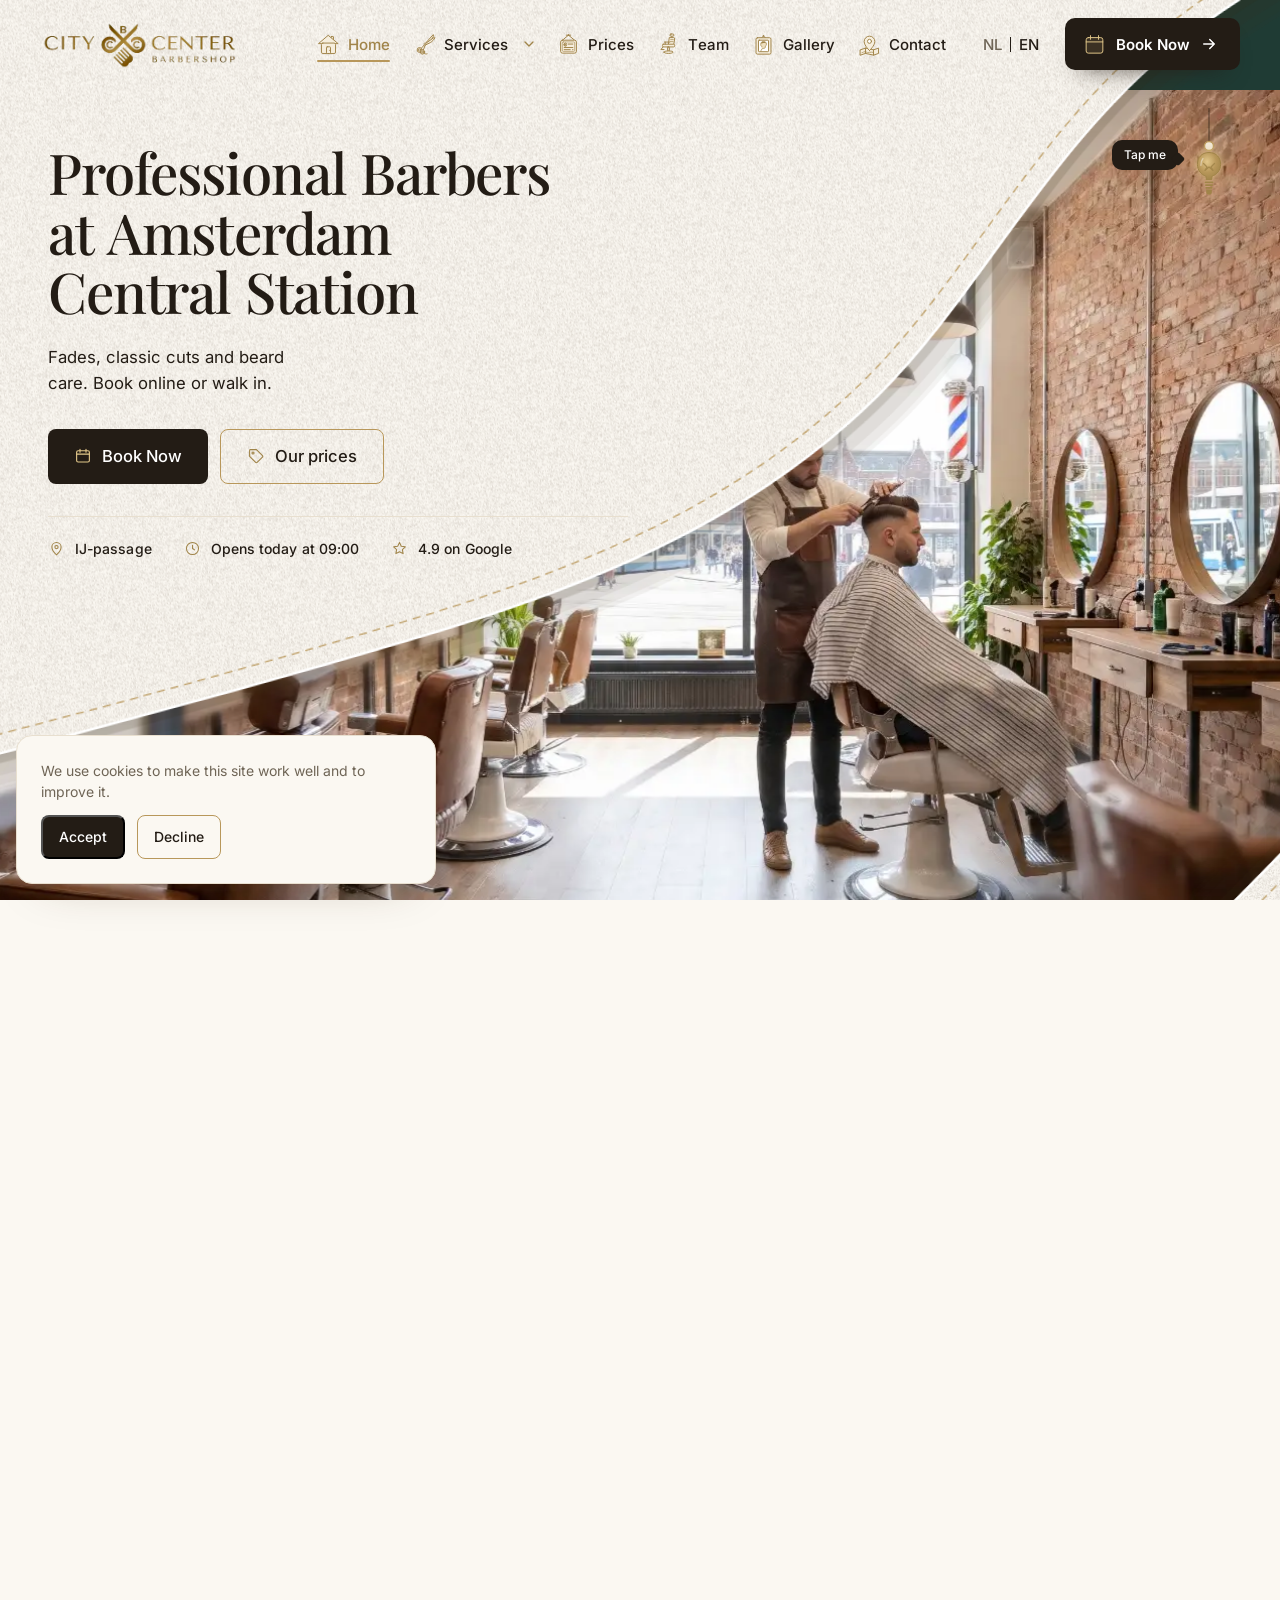
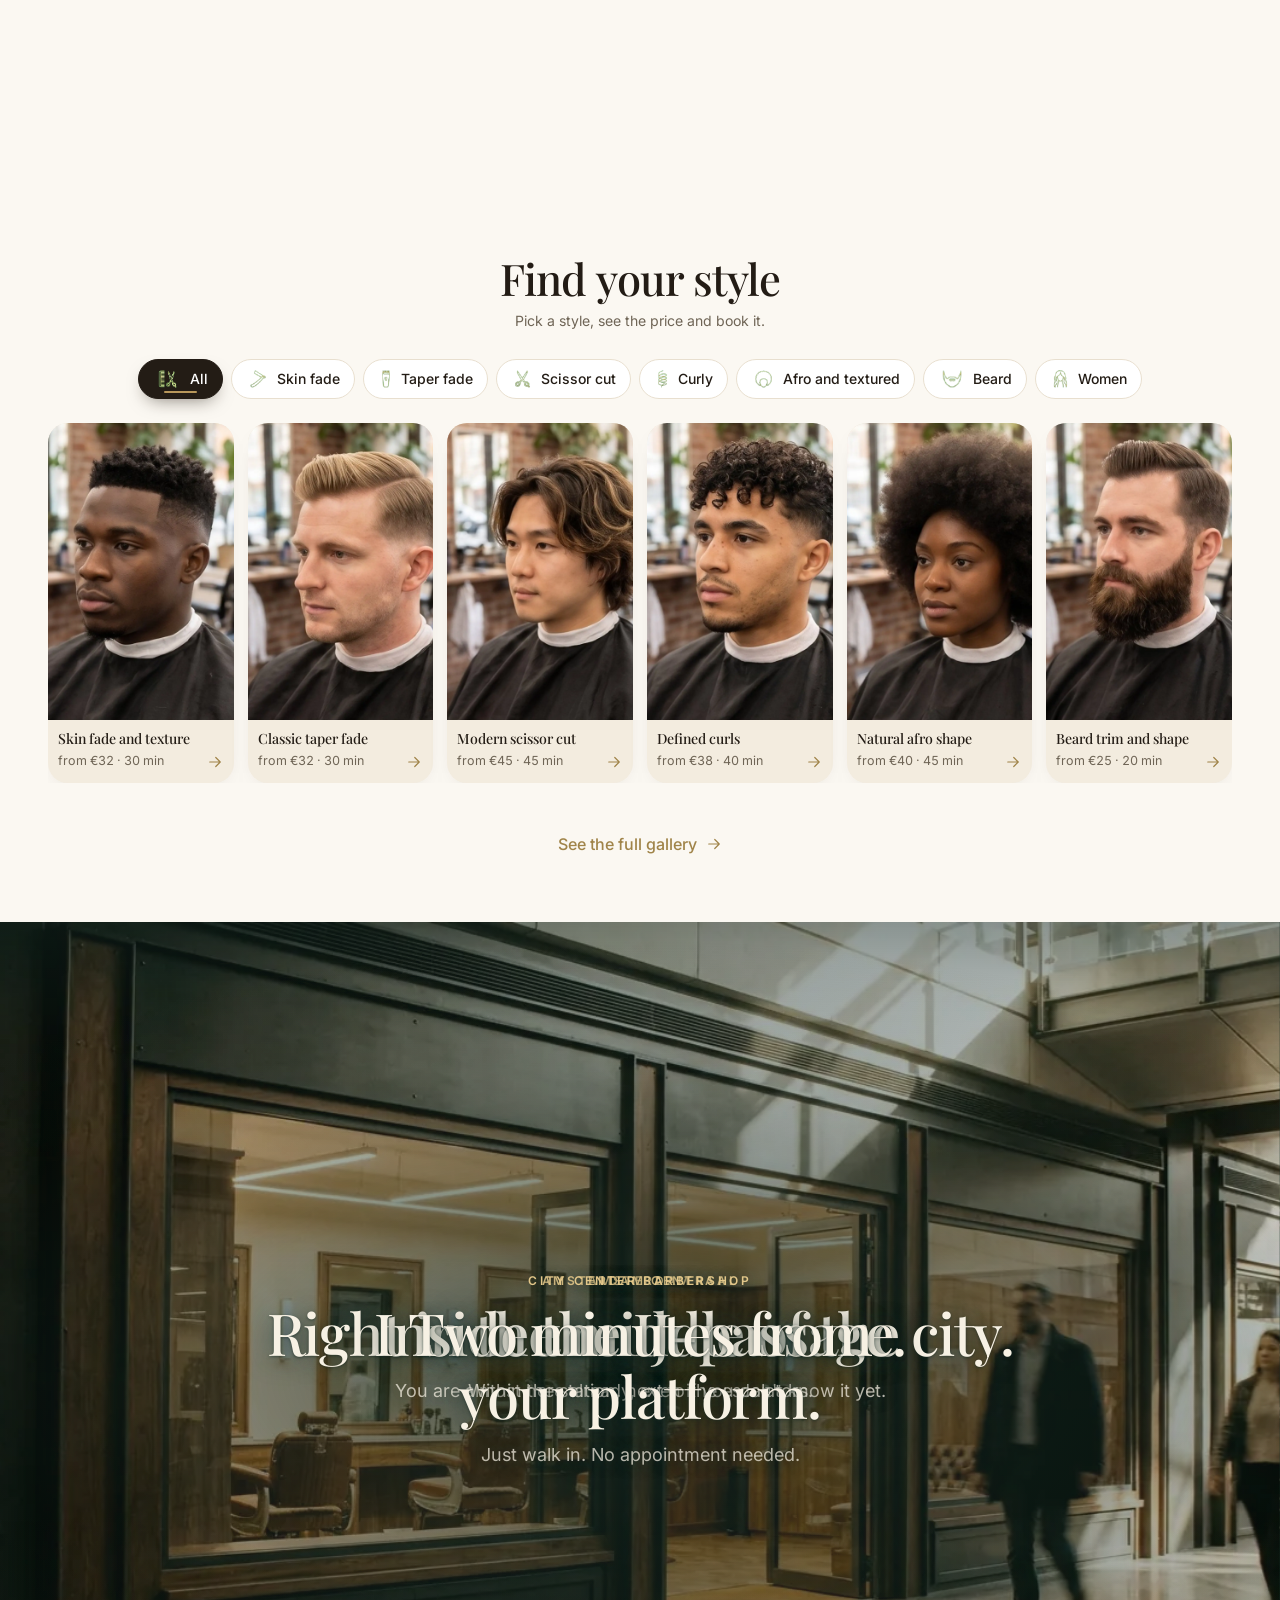
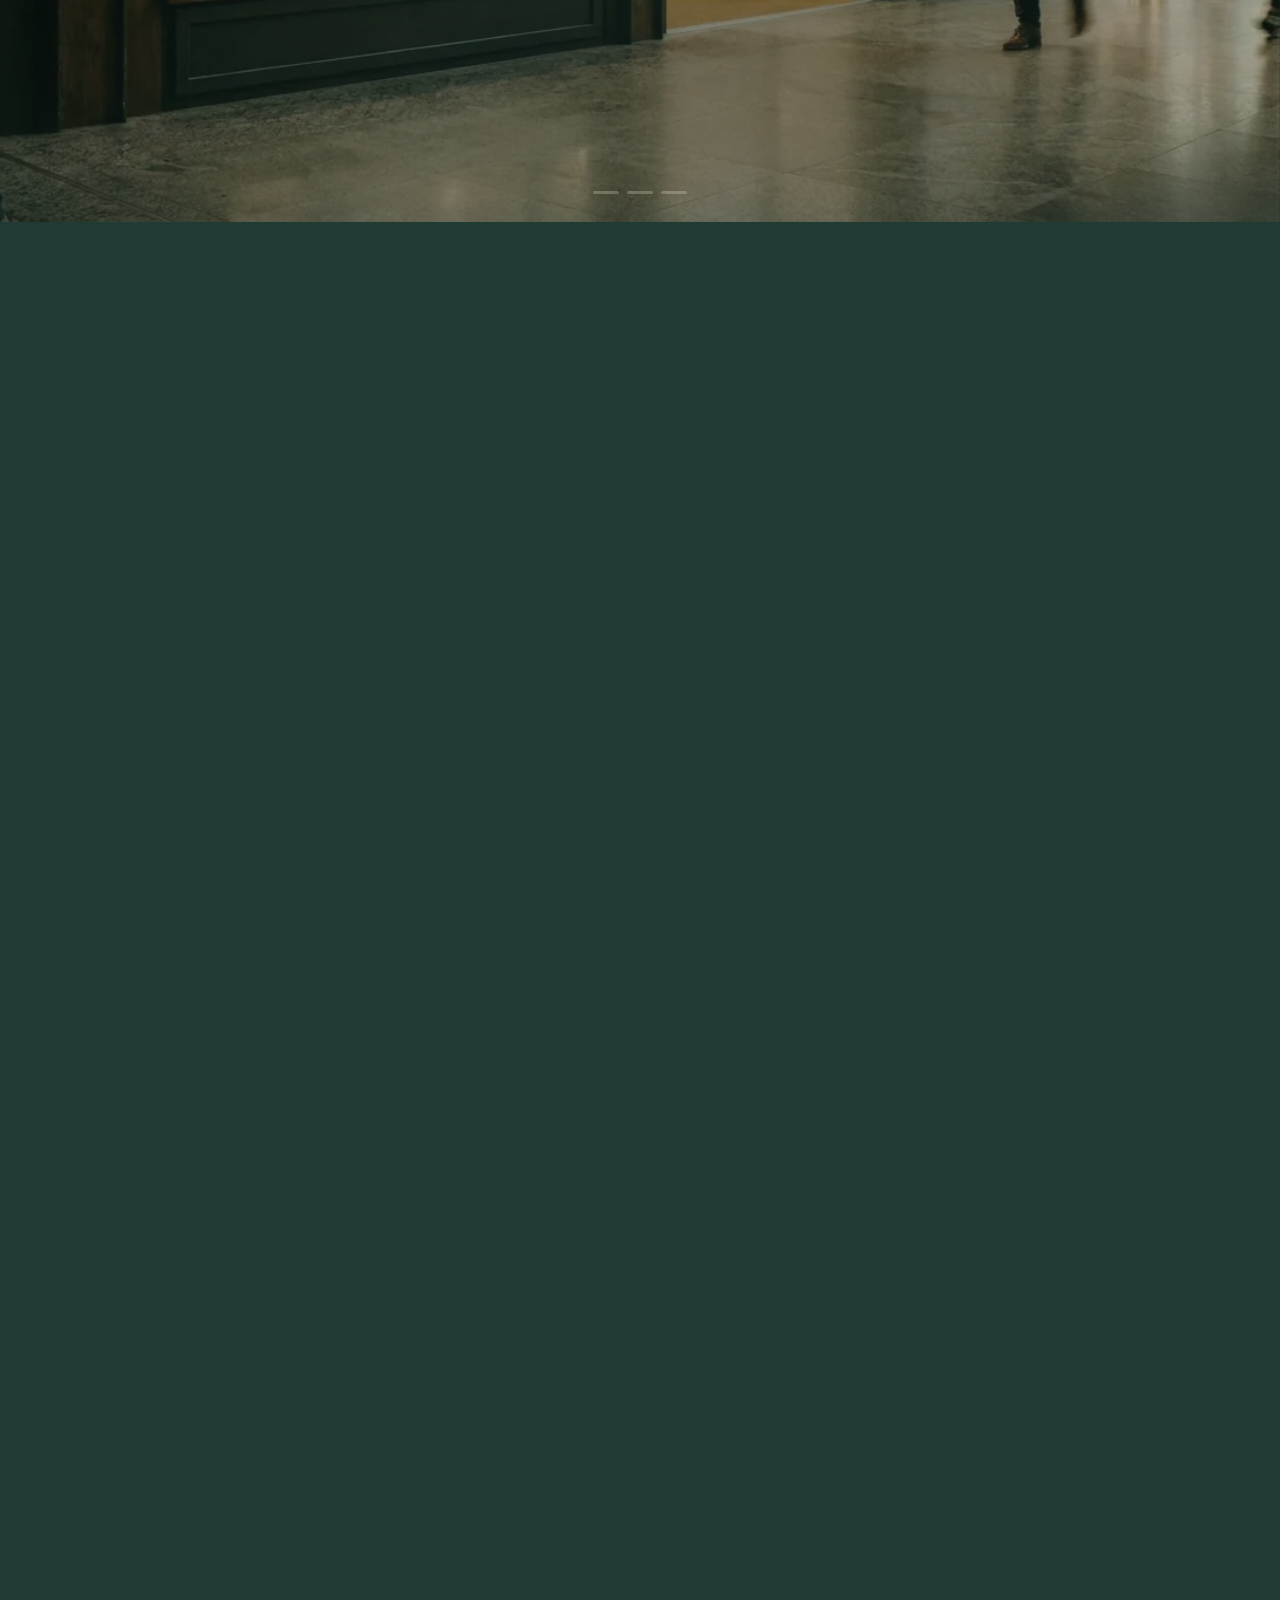
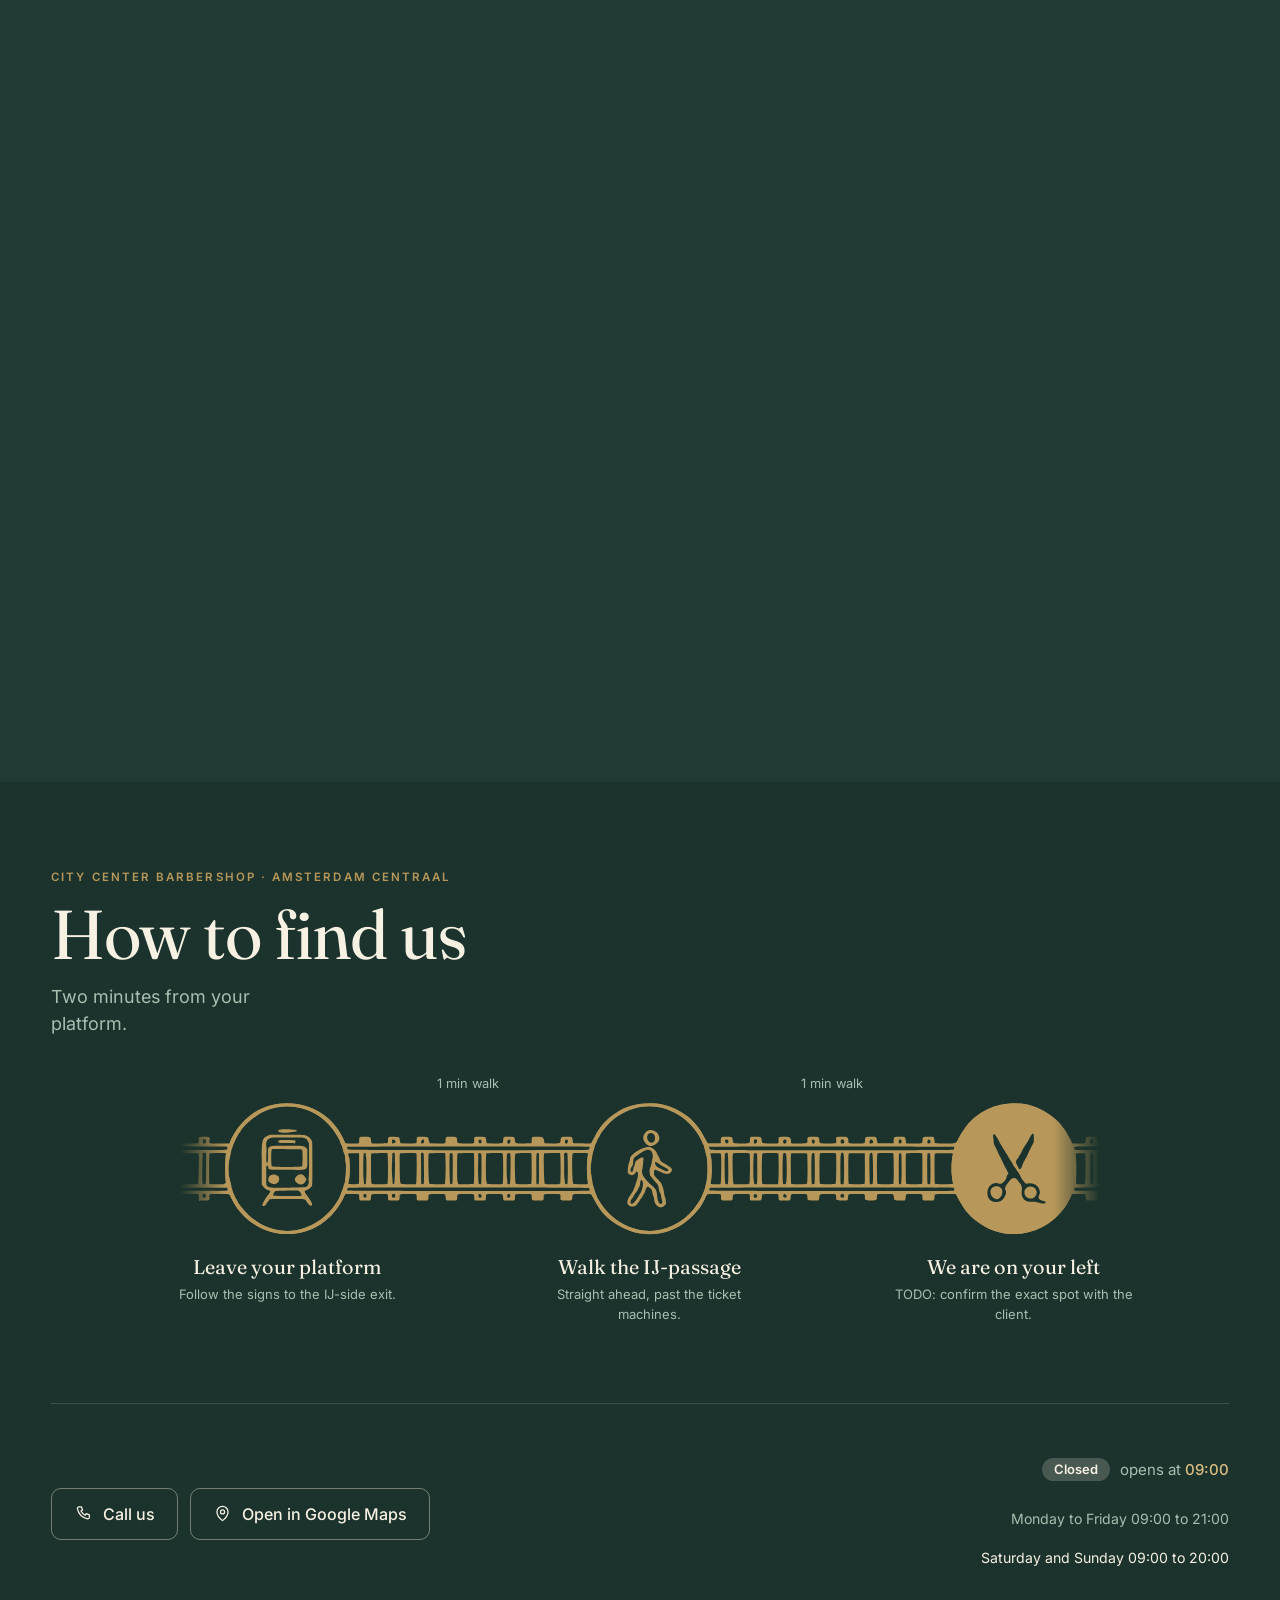
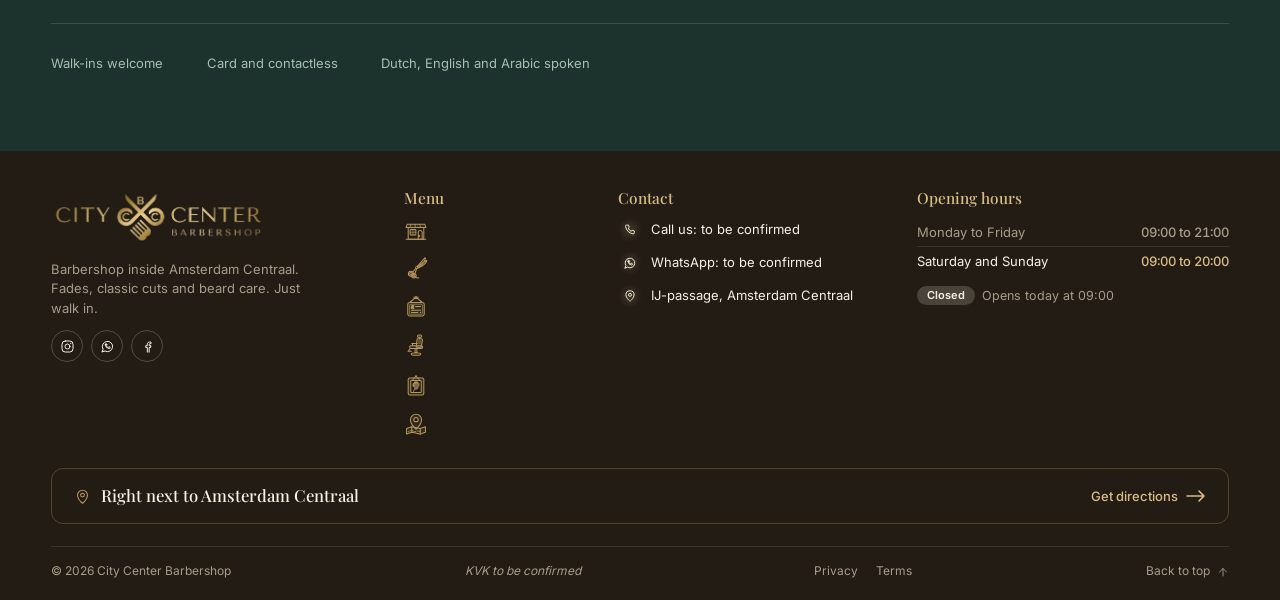
<file: en/index.html>
<!DOCTYPE html>
<html lang="en">
<head>
<meta charset="utf-8">
<meta name="viewport" content="width=device-width, initial-scale=1">
<meta name="robots" content="noindex">
<script>try{if(localStorage.getItem('ccb-theme')==='dark')document.documentElement.setAttribute('data-theme','dark')}catch(e){}</script>
<title>Barbershop Amsterdam Central Station | City Center Barbershop</title>
<meta name="description" content="City Center Barbershop, next to Amsterdam Central Station. Fades, classic cuts and beard care. Book online or walk in.">
<link rel="canonical" href="https://www.citycenterbarbershop.example/en/">
<link rel="alternate" hreflang="nl" href="https://www.citycenterbarbershop.example/">
<link rel="alternate" hreflang="en" href="https://www.citycenterbarbershop.example/en/">
<link rel="alternate" hreflang="x-default" href="https://www.citycenterbarbershop.example/">
<link rel="preload" href="/assets/fonts/inter-latin.woff2" as="font" type="font/woff2" crossorigin>
<link rel="preload" href="/assets/fonts/playfair-display-latin.woff2" as="font" type="font/woff2" crossorigin>
<link rel="preload" href="/assets/img/hero/shop-1600.webp" as="image" fetchpriority="high">
<link rel="stylesheet" href="/assets/css/site.css?v=1793475230260">
</head>
<body>
<div id="ccb-root" data-hours='{"timezone":"Europe/Amsterdam","days":{"mon":{"open":"09:00","close":"21:00"},"tue":{"open":"09:00","close":"21:00"},"wed":{"open":"09:00","close":"21:00"},"thu":{"open":"09:00","close":"21:00"},"fri":{"open":"09:00","close":"21:00"},"sat":{"open":"09:00","close":"20:00"},"sun":{"open":"09:00","close":"20:00"}}}' data-site='{"phone":"TODO","phone_display":"TODO","whatsapp":"TODO","bookUrl":"https://www.fresha.com/","reviews_url":"TODO","maps_url":"TODO","address":"IJ-passage, Amsterdam Centraal","instagram_url":"TODO","facebook_url":"TODO","kvk":"TODO","contact_form_action":"TODO"}' data-status-open-until="Open today until {time}" data-status-opens-at="Opens today at {time}" data-status-closed="Closed now">
<!-- part: header -->
<header class="ccb-header">
  <a class="ccb-header__logo" href="/en/"><img src="/assets/img/logo/ccb-logo.webp" width="174" height="44" alt="City Center Barbershop, go to home page"></a>
  <nav class="ccb-header__nav" aria-label="Main menu">
    <ul class="ccb-nav">
      <li><a class="ccb-nav__link" href="/en/" aria-label="Home" data-track="nav_home" aria-current="page">
        <svg class="ccb-nico i-home" viewBox="0 0 32 32" aria-hidden="true">
          <defs><mask id="ccb-m-home"><rect class="lvl" x="-2" y="-2" width="36" height="36" fill="#fff"></rect></mask></defs>
          <rect class="bd" x="19.4" y="5" width="3.6" height="6.4" rx=".6"></rect>
          <rect class="liq" mask="url(#ccb-m-home)" x="19.4" y="5" width="3.6" height="6.4" rx=".6"></rect>
          <rect class="ln" x="19.4" y="5" width="3.6" height="6.4" rx=".6" stroke-width="1.1"></rect>
          <g class="roof">
            <path class="bd" d="M16 3.6L29.4 14.8H2.6z"></path>
            <path class="liq" mask="url(#ccb-m-home)" d="M16 3.6L29.4 14.8H2.6z"></path>
            <path class="ln" d="M16 3.6L29.4 14.8H2.6z"></path>
          </g>
          <rect class="bd" x="6.2" y="14" width="19.6" height="14.6" rx="2"></rect>
          <rect class="liq" mask="url(#ccb-m-home)" x="6.2" y="14" width="19.6" height="14.6" rx="2"></rect>
          <rect class="ln" x="6.2" y="14" width="19.6" height="14.6" rx="2"></rect>
          <g class="door">
            <rect class="bd" x="13.2" y="19.2" width="5.6" height="9.4" rx="1"></rect>
            <rect class="ln" x="13.2" y="19.2" width="5.6" height="9.4" rx="1" stroke-width="1.1"></rect>
            <circle class="dot" cx="17.6" cy="24" r=".7"></circle>
          </g>
        </svg>
        <span class="ccb-roll" aria-hidden="true"><span class="l" data-l="H">H</span><span class="l" data-l="o">o</span><span class="l" data-l="m">m</span><span class="l" data-l="e">e</span></span>
      </a></li>
      <li class="ccb-nav__item ccb-nav__item--has-menu">
        <a class="ccb-nav__link" href="/en/services/" aria-label="Services" data-track="nav_services">
        <svg class="ccb-nico i-shears" viewBox="0 0 32 32" aria-hidden="true">
          <defs><mask id="ccb-m-shears"><rect class="lvl" x="-2" y="-2" width="36" height="36" fill="#fff"></rect></mask></defs>
          <g class="b">
            <path class="bd" d="M16.6 15.2L27.8 2.6c.4-.4 1-.1.9.4-.5 2.6-2.2 5.6-4.8 8.4l-6.2 5.2z"></path>
            <path class="liq" mask="url(#ccb-m-shears)" d="M16.6 15.2L27.8 2.6c.4-.4 1-.1.9.4-.5 2.6-2.2 5.6-4.8 8.4l-6.2 5.2z"></path>
            <path class="ln" d="M16.6 15.2L27.8 2.6c.4-.4 1-.1.9.4-.5 2.6-2.2 5.6-4.8 8.4l-6.2 5.2"></path>
            <path class="ln" d="M15.8 16.4l-4 4.6"></path>
            <circle class="bd" cx="9.2" cy="23.6" r="3.4"></circle><circle class="liq" mask="url(#ccb-m-shears)" cx="9.2" cy="23.6" r="3.4"></circle>
            <circle class="ln" cx="9.2" cy="23.6" r="3.4"></circle><circle class="ln" cx="9.2" cy="23.6" r="1.6"></circle>
          </g>
          <g class="a">
            <path class="bd" d="M16.6 15.2L29.6 6c.5-.3 1 .1.8.6-1 2.4-3.2 4.8-6.4 6.8l-6.6 3.2z"></path>
            <path class="liq" mask="url(#ccb-m-shears)" d="M16.6 15.2L29.6 6c.5-.3 1 .1.8.6-1 2.4-3.2 4.8-6.4 6.8l-6.6 3.2z"></path>
            <path class="ln" d="M16.6 15.2L29.6 6c.5-.3 1 .1.8.6-1 2.4-3.2 4.8-6.4 6.8l-6.6 3.2"></path>
            <path class="ln" d="M17 16.8l-2.6 6.8"></path>
            <circle class="bd" cx="13.2" cy="26.4" r="3"></circle><circle class="liq" mask="url(#ccb-m-shears)" cx="13.2" cy="26.4" r="3"></circle>
            <circle class="ln" cx="13.2" cy="26.4" r="3"></circle><circle class="ln" cx="13.2" cy="26.4" r="1.3"></circle>
            <path class="ln" d="M15.6 28.2c1.2 1 2.6 1.3 4 .8"></path>
          </g>
          <circle class="pivot" cx="16.6" cy="15.2" r="1.25"></circle>
          <path class="ln fx hair" d="M22.4 15.4c.9.5 1.3 1.3 1.1 2.3" stroke-width="1"></path>
          <path class="ln fx hair h2" d="M25 13.6c.6.7.7 1.5.3 2.3" stroke-width="1"></path>
        </svg>
        <span class="ccb-roll" aria-hidden="true"><span class="l" data-l="S">S</span><span class="l" data-l="e">e</span><span class="l" data-l="r">r</span><span class="l" data-l="v">v</span><span class="l" data-l="i">i</span><span class="l" data-l="c">c</span><span class="l" data-l="e">e</span><span class="l" data-l="s">s</span></span>
        </a>
        <button type="button" class="ccb-nav__caret" aria-expanded="false" aria-controls="ccb-services-menu" aria-label="Show all services">
          <svg viewBox="0 0 24 24" aria-hidden="true"><path d="M6 9l6 6 6-6"></path></svg>
        </button>
        <div class="ccb-nav__menu" id="ccb-services-menu" hidden>
          <ul>
            <li><a href="/en/services/#mens-haircut" data-filter="mens-haircut"><img src="/assets/img/icons/services/mens-haircut.png" width="35" height="31" alt="" loading="lazy" decoding="async"><span>Men's Haircut</span></a></li>
            <li><a href="/en/services/#beard-grooming" data-filter="beard-grooming"><img src="/assets/img/icons/services/beard-grooming.png" width="35" height="31" alt="" loading="lazy" decoding="async"><span>Beard Grooming</span></a></li>
            <li><a href="/en/services/#childrens-haircut" data-filter="childrens-haircut"><img src="/assets/img/icons/services/childrens-haircut.png" width="32" height="31" alt="" loading="lazy" decoding="async"><span>Children's Haircut</span></a></li>
            <li><a href="/en/services/#groom-groomsmen" data-filter="groom-groomsmen"><img src="/assets/img/icons/services/groom-groomsmen.png" width="34" height="31" alt="" loading="lazy" decoding="async"><span>Groom & Groomsmen Treatment</span></a></li>
            <li><a href="/en/services/#mens-hair-grooming" data-filter="mens-hair-grooming"><img src="/assets/img/icons/services/mens-hair-grooming.png" width="34" height="31" alt="" loading="lazy" decoding="async"><span>Men's Hair Grooming</span></a></li>
            <li><a href="/en/services/#women-treatment" data-filter="women-treatment"><img src="/assets/img/icons/services/women-treatment.png" width="35" height="31" alt="" loading="lazy" decoding="async"><span>Women Treatment</span></a></li>
            <li><a href="/en/services/#senior-barber" data-filter="senior-barber"><img src="/assets/img/icons/services/senior-barber.png" width="34" height="31" alt="" loading="lazy" decoding="async"><span>Senior Barber Service</span></a></li>
            <li><a href="/en/services/#mobile-barbershop" data-filter="mobile-barbershop"><img src="/assets/img/icons/services/mobile-barbershop.png" width="35" height="31" alt="" loading="lazy" decoding="async"><span>Mobile Barbershop</span></a></li>
          </ul>
          <a class="ccb-nav__menu-all" href="/en/services/">View all services<svg viewBox="0 0 24 24" aria-hidden="true"><path d="M5 12h14M13 6l6 6-6 6"></path></svg></a>
        </div>
      </li>
      <li><a class="ccb-nav__link" href="/en/prices/" aria-label="Prices" data-track="nav_prices">
        <svg class="ccb-nico i-board" viewBox="0 0 32 32" aria-hidden="true">
          <defs><mask id="ccb-m-board"><rect class="lvl" x="-2" y="-2" width="36" height="36" fill="#fff"></rect></mask></defs>
          <path class="ln" d="M13 3h6"></path><circle class="dot" cx="16" cy="3" r="1.2"></circle>
          <g class="swing">
            <path class="ln" d="M16 3L7.6 10M16 3l8.4 7" stroke-width="1.1"></path>
            <rect class="bd" x="5" y="10" width="22" height="18" rx="2.6"></rect>
            <rect class="liq" mask="url(#ccb-m-board)" x="5" y="10" width="22" height="18" rx="2.6"></rect>
            <rect class="ln" x="5" y="10" width="22" height="18" rx="2.6"></rect>
            <rect class="ln" x="7.4" y="12.4" width="17.2" height="13.2" rx="1.4" stroke-width=".8" opacity=".6"></rect>
            <path class="ln" d="M13.2 14.6a2.2 2.2 0 1 0 0 3.2M10.2 15.6h2.6M10.2 16.8h2.6" stroke-width="1"></path>
            <path class="ln row-ln" d="M15.4 15.4h6.6"></path>
            <path class="ln row-ln r2" d="M10 20.2h12"></path>
            <path class="ln row-ln r3" d="M10 23.2h8.4"></path>
            <circle class="dot" cx="22" cy="23.2" r=".9"></circle>
          </g>
        </svg>
        <span class="ccb-roll" aria-hidden="true"><span class="l" data-l="P">P</span><span class="l" data-l="r">r</span><span class="l" data-l="i">i</span><span class="l" data-l="c">c</span><span class="l" data-l="e">e</span><span class="l" data-l="s">s</span></span>
      </a></li>
      <li><a class="ccb-nav__link" href="/en/team/" aria-label="Team" data-track="nav_team">
        <svg class="ccb-nico i-chair" viewBox="0 0 32 32" aria-hidden="true">
          <defs><mask id="ccb-m-chair"><rect class="lvl" x="-2" y="-2" width="36" height="36" fill="#fff"></rect></mask></defs>
          <g class="top">
            <path class="ln" d="M20.6 6.4V4.2"></path>
            <rect class="bd" x="18" y="1.4" width="5.6" height="3" rx="1.5"></rect><rect class="liq" mask="url(#ccb-m-chair)" x="18" y="1.4" width="5.6" height="3" rx="1.5"></rect>
            <rect class="ln" x="18" y="1.4" width="5.6" height="3" rx="1.5"></rect>
            <path class="bd" d="M17.6 6.4h5.6c1 0 1.6.8 1.4 1.8l-1.6 9.4h-6.8z"></path>
            <path class="liq" mask="url(#ccb-m-chair)" d="M17.6 6.4h5.6c1 0 1.6.8 1.4 1.8l-1.6 9.4h-6.8z"></path>
            <path class="ln" d="M17.6 6.4h5.6c1 0 1.6.8 1.4 1.8l-1.6 9.4h-6.8z"></path>
            <path class="ln" d="M19 9.2h3.8M18.6 12h3.8" stroke-width=".8" opacity=".7"></path>
            <path class="bd" d="M8.6 15.6h14.6c.8 0 1.4.6 1.4 1.4v1c0 .8-.6 1.4-1.4 1.4H9.2c-.9 0-1.6-.7-1.6-1.6v-.6c0-.9.4-1.6 1-1.6z"></path>
            <path class="liq" mask="url(#ccb-m-chair)" d="M8.6 15.6h14.6c.8 0 1.4.6 1.4 1.4v1c0 .8-.6 1.4-1.4 1.4H9.2c-.9 0-1.6-.7-1.6-1.6v-.6c0-.9.4-1.6 1-1.6z"></path>
            <path class="ln" d="M8.6 15.6h14.6c.8 0 1.4.6 1.4 1.4v1c0 .8-.6 1.4-1.4 1.4H9.2c-.9 0-1.6-.7-1.6-1.6v-.6c0-.9.4-1.6 1-1.6z"></path>
            <path class="ln" d="M10.4 12.6h7.4M11.4 12.6v3"></path>
            <path class="ln" d="M8.4 19.4l-3 3.6h4.4"></path>
          </g>
          <rect class="ln col" x="14.8" y="19.4" width="2.4" height="5.6" rx=".6"></rect>
          <path class="bd" d="M9.6 26.6c0-1 2.9-1.6 6.4-1.6s6.4.6 6.4 1.6-2.9 1.8-6.4 1.8-6.4-.8-6.4-1.8z"></path>
          <path class="ln" d="M9.6 26.6c0-1 2.9-1.6 6.4-1.6s6.4.6 6.4 1.6-2.9 1.8-6.4 1.8-6.4-.8-6.4-1.8z"></path>
        </svg>
        <span class="ccb-roll" aria-hidden="true"><span class="l" data-l="T">T</span><span class="l" data-l="e">e</span><span class="l" data-l="a">a</span><span class="l" data-l="m">m</span></span>
      </a></li>
      <li><a class="ccb-nav__link" href="/en/gallery/" aria-label="Gallery" data-track="nav_gallery">
        <svg class="ccb-nico i-frame" viewBox="0 0 32 32" aria-hidden="true">
          <defs>
            <mask id="ccb-m-frame"><rect class="lvl" x="-2" y="-2" width="36" height="36" fill="#fff"></rect></mask>
            <clipPath id="ccb-c-glass"><rect x="9" y="10" width="14" height="16" rx="1"></rect></clipPath>
          </defs>
          <path class="ln" d="M12 8.4L16 4l4 4.4" stroke-width="1.1"></path><circle class="dot" cx="16" cy="4" r="1.1"></circle>
          <g class="tilt">
            <rect class="bd" x="5.6" y="6.6" width="20.8" height="22.8" rx="2"></rect>
            <rect class="liq" mask="url(#ccb-m-frame)" x="5.6" y="6.6" width="20.8" height="22.8" rx="2"></rect>
            <rect class="ln" x="5.6" y="6.6" width="20.8" height="22.8" rx="2"></rect>
            <rect class="glass" x="9" y="10" width="14" height="16" rx="1"></rect>
            <rect class="ln" x="9" y="10" width="14" height="16" rx="1" stroke-width="1"></rect>
            <g clip-path="url(#ccb-c-glass)">
              <path class="face" d="M12.2 26c.4-3 2-4.6 4-4.6 1.4 0 2.3-.6 2.3-1.8v-1.2c1-.4 1.6-1.4 1.6-2.8 0-2.6-1.8-4-4-4-2.4 0-4 1.8-4 4.2 0 1.6.6 2.6 1.6 3.2v.8"></path>
              <path class="hairtop" d="M12.2 14.6c.8-1.8 2.4-2.6 4.2-2.4 1.4.2 2.6.9 3 2-1.6-.4-3.2-.3-4.6.2"></path>
              <rect class="shine" x="9" y="8" width="3" height="22" transform="skewX(-20)"></rect>
            </g>
          </g>
        </svg>
        <span class="ccb-roll" aria-hidden="true"><span class="l" data-l="G">G</span><span class="l" data-l="a">a</span><span class="l" data-l="l">l</span><span class="l" data-l="l">l</span><span class="l" data-l="e">e</span><span class="l" data-l="r">r</span><span class="l" data-l="y">y</span></span>
      </a></li>
      <li><a class="ccb-nav__link" href="/en/contact/" aria-label="Contact" data-track="nav_contact">
        <svg class="ccb-nico i-pin" viewBox="0 0 32 32" aria-hidden="true">
          <defs><mask id="ccb-m-pin"><rect class="lvl" x="-2" y="-2" width="36" height="36" fill="#fff"></rect></mask></defs>
          <g class="map">
            <path class="bd" d="M3.4 23.4l7-2.4 11.2 2.4 7-2.4v7.4l-7 2.4-11.2-2.4-7 2.4z"></path>
            <path class="ln" d="M3.4 23.4l7-2.4 11.2 2.4 7-2.4v7.4l-7 2.4-11.2-2.4-7 2.4z"></path>
            <path class="ln" d="M10.4 21v7.4M21.6 23.4v7.4" stroke-width="1"></path>
            <path class="ln" d="M5.6 27.4c2-.6 3-1.8 5-1.2s3.6 1.6 6 .8 3.6-.2 5.6.6" stroke-width=".8" stroke-dasharray="1.4 1.6" opacity=".8"></path>
          </g>
          <circle class="ln fx ring" cx="16" cy="11" r="4.2" stroke-width="1"></circle>
          <g class="pin">
            <path class="bd" d="M16 24.4s7.4-6.6 7.4-12.6a7.4 7.4 0 0 0-14.8 0c0 6 7.4 12.6 7.4 12.6z"></path>
            <path class="liq" mask="url(#ccb-m-pin)" d="M16 24.4s7.4-6.6 7.4-12.6a7.4 7.4 0 0 0-14.8 0c0 6 7.4 12.6 7.4 12.6z"></path>
            <path class="ln" d="M16 24.4s7.4-6.6 7.4-12.6a7.4 7.4 0 0 0-14.8 0c0 6 7.4 12.6 7.4 12.6z"></path>
            <circle class="glass" cx="16" cy="11.6" r="2.8"></circle><circle class="ln" cx="16" cy="11.6" r="2.8"></circle>
          </g>
        </svg>
        <span class="ccb-roll" aria-hidden="true"><span class="l" data-l="C">C</span><span class="l" data-l="o">o</span><span class="l" data-l="n">n</span><span class="l" data-l="t">t</span><span class="l" data-l="a">a</span><span class="l" data-l="c">c</span><span class="l" data-l="t">t</span></span>
      </a></li>
    </ul>
  </nav>
  <div class="ccb-header__lang" role="group" aria-label="Language">
    <a href="/" hreflang="nl" lang="nl">NL</a>
    <a href="/en/" hreflang="en" lang="en" aria-current="true">EN</a>
  </div>
  <a class="ccb-book" href="https://www.fresha.com/" data-book-link aria-label="Book Now" data-track="book_header">
    <svg class="ccb-nico i-cal" viewBox="0 0 32 32" aria-hidden="true">
      <defs><mask id="ccb-m-cal"><rect class="lvl" x="-2" y="-2" width="36" height="36" fill="#fff"></rect></mask></defs>
      <rect class="bd" x="4.4" y="6.4" width="23.2" height="21.6" rx="3"></rect>
      <rect class="liq" mask="url(#ccb-m-cal)" x="4.4" y="6.4" width="23.2" height="21.6" rx="3" opacity=".35"></rect>
      <rect class="ln" x="4.4" y="6.4" width="23.2" height="21.6" rx="3"></rect>
      <path class="ln" d="M10.4 3.6v5.2M21.6 3.6v5.2"></path>
      <path class="ln page" d="M4.4 12.4h23.2"></path>
      <path class="ln tick" d="M11.4 19.8l3.2 3.2 6.2-6.4" stroke-width="1.8"></path>
    </svg>
    <span aria-hidden="true">Book Now</span>
    <svg class="arrow" viewBox="0 0 24 24" aria-hidden="true"><path d="M5 12h14M13 6l6 6-6 6"></path></svg>
  </a>
<button class="ccb-burger" type="button" aria-expanded="false" aria-controls="ccb-drawer" aria-label="Open menu">
    <svg viewBox="0 0 24 24" aria-hidden="true"><path class="ccb-burger__a" d="M4 7h16"></path><path class="ccb-burger__b" d="M4 12h16"></path><path class="ccb-burger__c" d="M4 17h16"></path></svg>
  </button>
</header>

<!-- part: drawer (tablet + phone) -->
<div class="ccb-drawer" id="ccb-drawer" hidden>
  <button class="ccb-drawer__backdrop" type="button" tabindex="-1" aria-label="Close menu" data-drawer-close></button>
  <div class="ccb-drawer__panel" role="dialog" aria-modal="true" aria-label="Main menu">
    <div class="ccb-drawer__head">
      <a class="ccb-drawer__logo" href="/en/"><img src="/assets/img/logo/ccb-logo.webp" width="158" height="40" alt="City Center Barbershop, go to home page"></a>
      <button class="ccb-drawer__close" type="button" aria-label="Close menu" data-drawer-close>
        <svg viewBox="0 0 24 24" aria-hidden="true"><path d="M6 6l12 12M18 6L6 18"></path></svg>
      </button>
    </div>
    <nav class="ccb-drawer__nav" aria-label="Main menu">
    <ul class="ccb-nav">
      <li><a class="ccb-nav__link" href="/en/" aria-label="Home" data-track="drawer_home">
        <svg class="ccb-nico i-home" viewBox="0 0 32 32" aria-hidden="true">
          <defs><mask id="ccb-dm-home"><rect class="lvl" x="-2" y="-2" width="36" height="36" fill="#fff"></rect></mask></defs>
          <rect class="bd" x="19.4" y="5" width="3.6" height="6.4" rx=".6"></rect>
          <rect class="liq" mask="url(#ccb-dm-home)" x="19.4" y="5" width="3.6" height="6.4" rx=".6"></rect>
          <rect class="ln" x="19.4" y="5" width="3.6" height="6.4" rx=".6" stroke-width="1.1"></rect>
          <g class="roof">
            <path class="bd" d="M16 3.6L29.4 14.8H2.6z"></path>
            <path class="liq" mask="url(#ccb-dm-home)" d="M16 3.6L29.4 14.8H2.6z"></path>
            <path class="ln" d="M16 3.6L29.4 14.8H2.6z"></path>
          </g>
          <rect class="bd" x="6.2" y="14" width="19.6" height="14.6" rx="2"></rect>
          <rect class="liq" mask="url(#ccb-dm-home)" x="6.2" y="14" width="19.6" height="14.6" rx="2"></rect>
          <rect class="ln" x="6.2" y="14" width="19.6" height="14.6" rx="2"></rect>
          <g class="door">
            <rect class="bd" x="13.2" y="19.2" width="5.6" height="9.4" rx="1"></rect>
            <rect class="ln" x="13.2" y="19.2" width="5.6" height="9.4" rx="1" stroke-width="1.1"></rect>
            <circle class="dot" cx="17.6" cy="24" r=".7"></circle>
          </g>
        </svg>
        <span class="ccb-roll" aria-hidden="true"><span class="l" data-l="H">H</span><span class="l" data-l="o">o</span><span class="l" data-l="m">m</span><span class="l" data-l="e">e</span></span>
        <svg class="ccb-drawer__chev" viewBox="0 0 24 24" aria-hidden="true"><path d="M9 6l6 6-6 6"></path></svg>
      </a></li>
      <li class="ccb-nav__item ccb-nav__item--has-menu">
        <div class="ccb-drawer__link-row">
        <a class="ccb-nav__link" href="/en/services/" aria-label="Services" data-track="drawer_services">
        <svg class="ccb-nico i-shears" viewBox="0 0 32 32" aria-hidden="true">
          <defs><mask id="ccb-dm-shears"><rect class="lvl" x="-2" y="-2" width="36" height="36" fill="#fff"></rect></mask></defs>
          <g class="b">
            <path class="bd" d="M16.6 15.2L27.8 2.6c.4-.4 1-.1.9.4-.5 2.6-2.2 5.6-4.8 8.4l-6.2 5.2z"></path>
            <path class="liq" mask="url(#ccb-dm-shears)" d="M16.6 15.2L27.8 2.6c.4-.4 1-.1.9.4-.5 2.6-2.2 5.6-4.8 8.4l-6.2 5.2z"></path>
            <path class="ln" d="M16.6 15.2L27.8 2.6c.4-.4 1-.1.9.4-.5 2.6-2.2 5.6-4.8 8.4l-6.2 5.2"></path>
            <path class="ln" d="M15.8 16.4l-4 4.6"></path>
            <circle class="bd" cx="9.2" cy="23.6" r="3.4"></circle><circle class="liq" mask="url(#ccb-dm-shears)" cx="9.2" cy="23.6" r="3.4"></circle>
            <circle class="ln" cx="9.2" cy="23.6" r="3.4"></circle><circle class="ln" cx="9.2" cy="23.6" r="1.6"></circle>
          </g>
          <g class="a">
            <path class="bd" d="M16.6 15.2L29.6 6c.5-.3 1 .1.8.6-1 2.4-3.2 4.8-6.4 6.8l-6.6 3.2z"></path>
            <path class="liq" mask="url(#ccb-dm-shears)" d="M16.6 15.2L29.6 6c.5-.3 1 .1.8.6-1 2.4-3.2 4.8-6.4 6.8l-6.6 3.2z"></path>
            <path class="ln" d="M16.6 15.2L29.6 6c.5-.3 1 .1.8.6-1 2.4-3.2 4.8-6.4 6.8l-6.6 3.2"></path>
            <path class="ln" d="M17 16.8l-2.6 6.8"></path>
            <circle class="bd" cx="13.2" cy="26.4" r="3"></circle><circle class="liq" mask="url(#ccb-dm-shears)" cx="13.2" cy="26.4" r="3"></circle>
            <circle class="ln" cx="13.2" cy="26.4" r="3"></circle><circle class="ln" cx="13.2" cy="26.4" r="1.3"></circle>
            <path class="ln" d="M15.6 28.2c1.2 1 2.6 1.3 4 .8"></path>
          </g>
          <circle class="pivot" cx="16.6" cy="15.2" r="1.25"></circle>
          <path class="ln fx hair" d="M22.4 15.4c.9.5 1.3 1.3 1.1 2.3" stroke-width="1"></path>
          <path class="ln fx hair h2" d="M25 13.6c.6.7.7 1.5.3 2.3" stroke-width="1"></path>
        </svg>
        <span class="ccb-roll" aria-hidden="true"><span class="l" data-l="S">S</span><span class="l" data-l="e">e</span><span class="l" data-l="r">r</span><span class="l" data-l="v">v</span><span class="l" data-l="i">i</span><span class="l" data-l="c">c</span><span class="l" data-l="e">e</span><span class="l" data-l="s">s</span></span>
        </a>
        <button type="button" class="ccb-drawer__subtoggle" aria-expanded="false" aria-controls="ccb-drawer-services-menu" aria-label="Show all services">
          <svg class="ccb-drawer__chev" viewBox="0 0 24 24" aria-hidden="true"><path d="M9 6l6 6-6 6"></path></svg>
        </button>
        </div>
        <ul class="ccb-drawer__submenu" id="ccb-drawer-services-menu" hidden>
          <li><a href="/en/services/#mens-haircut" data-filter="mens-haircut" data-track="drawer_service_mens_haircut"><img src="/assets/img/icons/services/mens-haircut.png" width="35" height="31" alt="" loading="lazy" decoding="async"><span>Men's Haircut</span></a></li>
          <li><a href="/en/services/#beard-grooming" data-filter="beard-grooming" data-track="drawer_service_beard_grooming"><img src="/assets/img/icons/services/beard-grooming.png" width="35" height="31" alt="" loading="lazy" decoding="async"><span>Beard Grooming</span></a></li>
          <li><a href="/en/services/#childrens-haircut" data-filter="childrens-haircut" data-track="drawer_service_childrens_haircut"><img src="/assets/img/icons/services/childrens-haircut.png" width="32" height="31" alt="" loading="lazy" decoding="async"><span>Children's Haircut</span></a></li>
          <li><a href="/en/services/#groom-groomsmen" data-filter="groom-groomsmen" data-track="drawer_service_groom_groomsmen"><img src="/assets/img/icons/services/groom-groomsmen.png" width="34" height="31" alt="" loading="lazy" decoding="async"><span>Groom & Groomsmen Treatment</span></a></li>
          <li><a href="/en/services/#mens-hair-grooming" data-filter="mens-hair-grooming" data-track="drawer_service_mens_hair_grooming"><img src="/assets/img/icons/services/mens-hair-grooming.png" width="34" height="31" alt="" loading="lazy" decoding="async"><span>Men's Hair Grooming</span></a></li>
          <li><a href="/en/services/#women-treatment" data-filter="women-treatment" data-track="drawer_service_women_treatment"><img src="/assets/img/icons/services/women-treatment.png" width="35" height="31" alt="" loading="lazy" decoding="async"><span>Women Treatment</span></a></li>
          <li><a href="/en/services/#senior-barber" data-filter="senior-barber" data-track="drawer_service_senior_barber"><img src="/assets/img/icons/services/senior-barber.png" width="34" height="31" alt="" loading="lazy" decoding="async"><span>Senior Barber Service</span></a></li>
          <li><a href="/en/services/#mobile-barbershop" data-filter="mobile-barbershop" data-track="drawer_service_mobile_barbershop"><img src="/assets/img/icons/services/mobile-barbershop.png" width="35" height="31" alt="" loading="lazy" decoding="async"><span>Mobile Barbershop</span></a></li>
        </ul>
      </li>
      <li><a class="ccb-nav__link" href="/en/prices/" aria-label="Prices" data-track="drawer_prices">
        <svg class="ccb-nico i-board" viewBox="0 0 32 32" aria-hidden="true">
          <defs><mask id="ccb-dm-board"><rect class="lvl" x="-2" y="-2" width="36" height="36" fill="#fff"></rect></mask></defs>
          <path class="ln" d="M13 3h6"></path><circle class="dot" cx="16" cy="3" r="1.2"></circle>
          <g class="swing">
            <path class="ln" d="M16 3L7.6 10M16 3l8.4 7" stroke-width="1.1"></path>
            <rect class="bd" x="5" y="10" width="22" height="18" rx="2.6"></rect>
            <rect class="liq" mask="url(#ccb-dm-board)" x="5" y="10" width="22" height="18" rx="2.6"></rect>
            <rect class="ln" x="5" y="10" width="22" height="18" rx="2.6"></rect>
            <rect class="ln" x="7.4" y="12.4" width="17.2" height="13.2" rx="1.4" stroke-width=".8" opacity=".6"></rect>
            <path class="ln" d="M13.2 14.6a2.2 2.2 0 1 0 0 3.2M10.2 15.6h2.6M10.2 16.8h2.6" stroke-width="1"></path>
            <path class="ln row-ln" d="M15.4 15.4h6.6"></path>
            <path class="ln row-ln r2" d="M10 20.2h12"></path>
            <path class="ln row-ln r3" d="M10 23.2h8.4"></path>
            <circle class="dot" cx="22" cy="23.2" r=".9"></circle>
          </g>
        </svg>
        <span class="ccb-roll" aria-hidden="true"><span class="l" data-l="P">P</span><span class="l" data-l="r">r</span><span class="l" data-l="i">i</span><span class="l" data-l="c">c</span><span class="l" data-l="e">e</span><span class="l" data-l="s">s</span></span>
        <svg class="ccb-drawer__chev" viewBox="0 0 24 24" aria-hidden="true"><path d="M9 6l6 6-6 6"></path></svg>
      </a></li>
      <li><a class="ccb-nav__link" href="/en/team/" aria-label="Team" data-track="drawer_team">
        <svg class="ccb-nico i-chair" viewBox="0 0 32 32" aria-hidden="true">
          <defs><mask id="ccb-dm-chair"><rect class="lvl" x="-2" y="-2" width="36" height="36" fill="#fff"></rect></mask></defs>
          <g class="top">
            <path class="ln" d="M20.6 6.4V4.2"></path>
            <rect class="bd" x="18" y="1.4" width="5.6" height="3" rx="1.5"></rect><rect class="liq" mask="url(#ccb-dm-chair)" x="18" y="1.4" width="5.6" height="3" rx="1.5"></rect>
            <rect class="ln" x="18" y="1.4" width="5.6" height="3" rx="1.5"></rect>
            <path class="bd" d="M17.6 6.4h5.6c1 0 1.6.8 1.4 1.8l-1.6 9.4h-6.8z"></path>
            <path class="liq" mask="url(#ccb-dm-chair)" d="M17.6 6.4h5.6c1 0 1.6.8 1.4 1.8l-1.6 9.4h-6.8z"></path>
            <path class="ln" d="M17.6 6.4h5.6c1 0 1.6.8 1.4 1.8l-1.6 9.4h-6.8z"></path>
            <path class="ln" d="M19 9.2h3.8M18.6 12h3.8" stroke-width=".8" opacity=".7"></path>
            <path class="bd" d="M8.6 15.6h14.6c.8 0 1.4.6 1.4 1.4v1c0 .8-.6 1.4-1.4 1.4H9.2c-.9 0-1.6-.7-1.6-1.6v-.6c0-.9.4-1.6 1-1.6z"></path>
            <path class="liq" mask="url(#ccb-dm-chair)" d="M8.6 15.6h14.6c.8 0 1.4.6 1.4 1.4v1c0 .8-.6 1.4-1.4 1.4H9.2c-.9 0-1.6-.7-1.6-1.6v-.6c0-.9.4-1.6 1-1.6z"></path>
            <path class="ln" d="M8.6 15.6h14.6c.8 0 1.4.6 1.4 1.4v1c0 .8-.6 1.4-1.4 1.4H9.2c-.9 0-1.6-.7-1.6-1.6v-.6c0-.9.4-1.6 1-1.6z"></path>
            <path class="ln" d="M10.4 12.6h7.4M11.4 12.6v3"></path>
            <path class="ln" d="M8.4 19.4l-3 3.6h4.4"></path>
          </g>
          <rect class="ln col" x="14.8" y="19.4" width="2.4" height="5.6" rx=".6"></rect>
          <path class="bd" d="M9.6 26.6c0-1 2.9-1.6 6.4-1.6s6.4.6 6.4 1.6-2.9 1.8-6.4 1.8-6.4-.8-6.4-1.8z"></path>
          <path class="ln" d="M9.6 26.6c0-1 2.9-1.6 6.4-1.6s6.4.6 6.4 1.6-2.9 1.8-6.4 1.8-6.4-.8-6.4-1.8z"></path>
        </svg>
        <span class="ccb-roll" aria-hidden="true"><span class="l" data-l="T">T</span><span class="l" data-l="e">e</span><span class="l" data-l="a">a</span><span class="l" data-l="m">m</span></span>
        <svg class="ccb-drawer__chev" viewBox="0 0 24 24" aria-hidden="true"><path d="M9 6l6 6-6 6"></path></svg>
      </a></li>
      <li><a class="ccb-nav__link" href="/en/gallery/" aria-label="Gallery" data-track="drawer_gallery">
        <svg class="ccb-nico i-frame" viewBox="0 0 32 32" aria-hidden="true">
          <defs>
            <mask id="ccb-dm-frame"><rect class="lvl" x="-2" y="-2" width="36" height="36" fill="#fff"></rect></mask>
            <clipPath id="ccb-dc-glass"><rect x="9" y="10" width="14" height="16" rx="1"></rect></clipPath>
          </defs>
          <path class="ln" d="M12 8.4L16 4l4 4.4" stroke-width="1.1"></path><circle class="dot" cx="16" cy="4" r="1.1"></circle>
          <g class="tilt">
            <rect class="bd" x="5.6" y="6.6" width="20.8" height="22.8" rx="2"></rect>
            <rect class="liq" mask="url(#ccb-dm-frame)" x="5.6" y="6.6" width="20.8" height="22.8" rx="2"></rect>
            <rect class="ln" x="5.6" y="6.6" width="20.8" height="22.8" rx="2"></rect>
            <rect class="glass" x="9" y="10" width="14" height="16" rx="1"></rect>
            <rect class="ln" x="9" y="10" width="14" height="16" rx="1" stroke-width="1"></rect>
            <g clip-path="url(#ccb-dc-glass)">
              <path class="face" d="M12.2 26c.4-3 2-4.6 4-4.6 1.4 0 2.3-.6 2.3-1.8v-1.2c1-.4 1.6-1.4 1.6-2.8 0-2.6-1.8-4-4-4-2.4 0-4 1.8-4 4.2 0 1.6.6 2.6 1.6 3.2v.8"></path>
              <path class="hairtop" d="M12.2 14.6c.8-1.8 2.4-2.6 4.2-2.4 1.4.2 2.6.9 3 2-1.6-.4-3.2-.3-4.6.2"></path>
              <rect class="shine" x="9" y="8" width="3" height="22" transform="skewX(-20)"></rect>
            </g>
          </g>
        </svg>
        <span class="ccb-roll" aria-hidden="true"><span class="l" data-l="G">G</span><span class="l" data-l="a">a</span><span class="l" data-l="l">l</span><span class="l" data-l="l">l</span><span class="l" data-l="e">e</span><span class="l" data-l="r">r</span><span class="l" data-l="y">y</span></span>
        <svg class="ccb-drawer__chev" viewBox="0 0 24 24" aria-hidden="true"><path d="M9 6l6 6-6 6"></path></svg>
      </a></li>
      <li><a class="ccb-nav__link" href="/en/contact/" aria-label="Contact" data-track="drawer_contact">
        <svg class="ccb-nico i-pin" viewBox="0 0 32 32" aria-hidden="true">
          <defs><mask id="ccb-dm-pin"><rect class="lvl" x="-2" y="-2" width="36" height="36" fill="#fff"></rect></mask></defs>
          <g class="map">
            <path class="bd" d="M3.4 23.4l7-2.4 11.2 2.4 7-2.4v7.4l-7 2.4-11.2-2.4-7 2.4z"></path>
            <path class="ln" d="M3.4 23.4l7-2.4 11.2 2.4 7-2.4v7.4l-7 2.4-11.2-2.4-7 2.4z"></path>
            <path class="ln" d="M10.4 21v7.4M21.6 23.4v7.4" stroke-width="1"></path>
            <path class="ln" d="M5.6 27.4c2-.6 3-1.8 5-1.2s3.6 1.6 6 .8 3.6-.2 5.6.6" stroke-width=".8" stroke-dasharray="1.4 1.6" opacity=".8"></path>
          </g>
          <circle class="ln fx ring" cx="16" cy="11" r="4.2" stroke-width="1"></circle>
          <g class="pin">
            <path class="bd" d="M16 24.4s7.4-6.6 7.4-12.6a7.4 7.4 0 0 0-14.8 0c0 6 7.4 12.6 7.4 12.6z"></path>
            <path class="liq" mask="url(#ccb-dm-pin)" d="M16 24.4s7.4-6.6 7.4-12.6a7.4 7.4 0 0 0-14.8 0c0 6 7.4 12.6 7.4 12.6z"></path>
            <path class="ln" d="M16 24.4s7.4-6.6 7.4-12.6a7.4 7.4 0 0 0-14.8 0c0 6 7.4 12.6 7.4 12.6z"></path>
            <circle class="glass" cx="16" cy="11.6" r="2.8"></circle><circle class="ln" cx="16" cy="11.6" r="2.8"></circle>
          </g>
        </svg>
        <span class="ccb-roll" aria-hidden="true"><span class="l" data-l="C">C</span><span class="l" data-l="o">o</span><span class="l" data-l="n">n</span><span class="l" data-l="t">t</span><span class="l" data-l="a">a</span><span class="l" data-l="c">c</span><span class="l" data-l="t">t</span></span>
        <svg class="ccb-drawer__chev" viewBox="0 0 24 24" aria-hidden="true"><path d="M9 6l6 6-6 6"></path></svg>
      </a></li>
    </ul>
    </nav>
    <div class="ccb-drawer__foot">
      <p class="ccb-drawer__status"><svg class="ccb-ico" viewBox="0 0 24 24" aria-hidden="true"><circle cx="12" cy="12" r="8.5"></circle><path d="M12 7.5V12l3 2"></path></svg><span data-status-text>Open today until 21:00</span><span data-live hidden class="ccb-hero__live" aria-hidden="true"></span></p>
      <a class="ccb-book ccb-drawer__book" href="https://www.fresha.com/" data-book-link data-track="book_drawer">
        <svg class="ccb-nico i-cal" viewBox="0 0 32 32" aria-hidden="true">
          <defs><mask id="ccb-dm-cal"><rect class="lvl" x="-2" y="-2" width="36" height="36" fill="#fff"></rect></mask></defs>
          <rect class="bd" x="4.4" y="6.4" width="23.2" height="21.6" rx="3"></rect>
          <rect class="liq" mask="url(#ccb-dm-cal)" x="4.4" y="6.4" width="23.2" height="21.6" rx="3" opacity=".35"></rect>
          <rect class="ln" x="4.4" y="6.4" width="23.2" height="21.6" rx="3"></rect>
          <path class="ln" d="M10.4 3.6v5.2M21.6 3.6v5.2"></path>
          <path class="ln page" d="M4.4 12.4h23.2"></path>
          <path class="ln tick" d="M11.4 19.8l3.2 3.2 6.2-6.4" stroke-width="1.8"></path>
        </svg>
        <span>Book Now</span>
        <svg class="arrow" viewBox="0 0 24 24" aria-hidden="true"><path d="M5 12h14M13 6l6 6-6 6"></path></svg>
      </a>
      <div class="ccb-drawer__row">
        <a class="ccb-btn ccb-btn--secondary" href="tel:TODO" data-track="call_drawer"><svg class="ccb-ico" viewBox="0 0 24 24" aria-hidden="true"><path d="M5 4h3.5l1.7 4.3-2.2 1.4a11 11 0 0 0 6.3 6.3l1.4-2.2L20 15.5V19a1 1 0 0 1-1 1A16 16 0 0 1 4 5a1 1 0 0 1 1-1z"></path></svg><span>Call</span></a>
        <a class="ccb-btn ccb-btn--secondary" href="https://wa.me/TODO" data-track="whatsapp_drawer"><svg class="ccb-ico" viewBox="0 0 24 24" aria-hidden="true"><path d="M4 20l1.2-4.1A8.2 8.2 0 1 1 8.4 19z"></path><path d="M9.2 8.6c.3 2.6 2.3 4.9 5.2 5.6l1.2-1.3-1.8-1-.8.8a4.8 4.8 0 0 1-2.2-2.2l.8-.8-1-1.8z"></path></svg><span>WhatsApp</span></a>
      </div>
    </div>
  </div>
</div>

<main>
<!-- section: hero. See assets/css/hero.css for the perf notes on the two merged sheet layers. -->
<section class="ccb-hero" aria-labelledby="ccb-hero-title">
  <div class="ccb-hero__stage">
    <div class="ccb-hero__art">
      <img class="ccb-hero__photo" data-scrub
           src="/assets/img/hero/shop-1600.webp"
           srcset="/assets/img/hero/shop-800.webp 800w, /assets/img/hero/shop-1600.webp 1600w"
           sizes="(max-width: 760px) 200vw, 100vw"
           width="1600" height="893" alt="Barber cutting a client's hair at City Center Barbershop, with Amsterdam Central Station behind the window" fetchpriority="high" decoding="async">
      <div class="ccb-hero__board" aria-hidden="true">
        <svg class="ccb-hero__defs" width="0" height="0" focusable="false">
          <defs>
            <pattern id="ccb-grain" width="96" height="96" patternUnits="userSpaceOnUse"><image href="/assets/img/hero/grain.png" width="96" height="96"></image></pattern>
            <pattern id="ccb-brush" width="40" height="9" patternUnits="userSpaceOnUse" patternTransform="rotate(-32)"><path d="M0 1.5H40M0 5H26M14 7.5H40" style="stroke: var(--ccb-white); stroke-width: .8; opacity: .22"></path></pattern>
            <linearGradient id="ccb-gold-grad" gradientUnits="userSpaceOnUse" x1="300" y1="950" x2="1350" y2="150">
              <stop offset="0" style="stop-color: var(--ccb-gold-deep)"></stop>
              <stop offset=".3" style="stop-color: var(--ccb-gold-light)"></stop>
              <stop offset=".55" style="stop-color: var(--ccb-gold)"></stop>
              <stop offset=".8" style="stop-color: var(--ccb-gold-light)"></stop>
              <stop offset="1" style="stop-color: var(--ccb-gold-deep)"></stop>
            </linearGradient>
            <linearGradient id="ccb-curl-grad" x1="0" y1="0" x2="1" y2="1">
              <stop offset="0" style="stop-color: var(--ccb-sand)"></stop>
              <stop offset=".6" style="stop-color: var(--ccb-white)"></stop>
              <stop offset="1" style="stop-color: var(--ccb-line)"></stop>
            </linearGradient>
            <linearGradient id="ccb-blade" x1="0" y1="0" x2="0" y2="1">
              <stop offset="0" style="stop-color: var(--ccb-white)"></stop>
              <stop offset="1" style="stop-color: var(--ccb-gold-light)"></stop>
            </linearGradient>
          </defs>
        </svg>

        <!-- merged "top" layer: green + gold + paper for the half that lifts up-left -->
        <div class="ccb-hero__sheet ccb-hero__sheet--top" data-scrub>
          <svg viewBox="0 0 1440 900">
            <path d="M-700 822L-400 820C0 815 300 810 600 790C800 776 950 740 1080 660C1200 586 1300 460 1440 390C1560 330 1700 300 1900 280L2100 268L2100 -900L-700 -900Z" class="ccb-hero__green"></path>
            <path d="M-700 822L-400 820C0 815 300 810 600 790C800 776 950 740 1080 660C1200 586 1300 460 1440 390C1560 330 1700 300 1900 280L2100 268" class="ccb-hero__shade ccb-hero__shade--1" transform="translate(4 10)"></path>
            <path d="M-700 822L-400 820C0 815 300 810 600 790C800 776 950 740 1080 660C1200 586 1300 460 1440 390C1560 330 1700 300 1900 280L2100 268" class="ccb-hero__shade ccb-hero__shade--3" transform="translate(3 6)"></path>
            <path d="M-700 822L-400 820C0 815 300 810 600 790C800 776 950 740 1080 660C1200 586 1300 460 1440 390C1560 330 1700 300 1900 280L2100 268L2100 -900L-700 -900Z" class="ccb-hero__gold"></path>
            <path d="M-700 822L-400 820C0 815 300 810 600 790C800 776 950 740 1080 660C1200 586 1300 460 1440 390C1560 330 1700 300 1900 280L2100 268L2100 -900L-700 -900Z" class="ccb-hero__brush"></path>
            <path d="M-700 822L-400 820C0 815 300 810 600 790C800 776 950 740 1080 660C1200 586 1300 460 1440 390C1560 330 1700 300 1900 280L2100 268" class="ccb-hero__edge ccb-hero__edge--gold"></path>
            <path d="M-700 822L-400 820C0 815 300 810 600 790C800 776 950 740 1080 660C1200 586 1300 460 1440 390C1560 330 1700 300 1900 280L2100 268" class="ccb-hero__shade ccb-hero__shade--1" transform="translate(6 14)"></path>
            <path d="M-700 822L-400 820C0 815 300 810 600 790C800 776 950 740 1080 660C1200 586 1300 460 1440 390C1560 330 1700 300 1900 280L2100 268" class="ccb-hero__shade ccb-hero__shade--2" transform="translate(5 11)"></path>
            <path d="M-700 822L-400 820C0 815 300 810 600 790C800 776 950 740 1080 660C1200 586 1300 460 1440 390C1560 330 1700 300 1900 280L2100 268" class="ccb-hero__shade ccb-hero__shade--3" transform="translate(3 7)"></path>
            <g transform="translate(0 1.5)">
              <path d="M-700 822L-400 820C0 815 300 810 600 790C800 776 950 740 1080 660C1200 586 1300 460 1440 390C1560 330 1700 300 1900 280L2100 268L2100 -900L-700 -900Z" class="ccb-hero__paper"></path>
              <path d="M-700 822L-400 820C0 815 300 810 600 790C800 776 950 740 1080 660C1200 586 1300 460 1440 390C1560 330 1700 300 1900 280L2100 268L2100 -900L-700 -900Z" class="ccb-hero__grain"></path>
              <path d="M-700 822L-400 820C0 815 300 810 600 790C800 776 950 740 1080 660C1200 586 1300 460 1440 390C1560 330 1700 300 1900 280L2100 268" class="ccb-hero__edge"></path>
            </g>
            <path d="M-700 822L-400 820C0 815 300 810 600 790C800 776 950 740 1080 660C1200 586 1300 460 1440 390C1560 330 1700 300 1900 280L2100 268" class="ccb-hero__stitch" data-scrub transform="translate(-9 -17)"></path>
          </svg>
        </div>

        <!-- merged "bottom" layer: green + gold + paper for the half that drops down-right, plus the cut line and scissors -->
        <div class="ccb-hero__sheet ccb-hero__sheet--bottom" data-scrub>
          <svg viewBox="0 0 1440 900">
            <path d="M-700 822L-400 820C0 815 300 810 600 790C800 776 950 740 1080 660C1200 586 1300 460 1440 390C1560 330 1700 300 1900 280L2100 268L2100 1700L-700 1700Z" class="ccb-hero__green"></path>
            <path d="M-700 822L-400 820C0 815 300 810 600 790C800 776 950 740 1080 660C1200 586 1300 460 1440 390C1560 330 1700 300 1900 280L2100 268" class="ccb-hero__shade ccb-hero__shade--1" transform="translate(-4 -10)"></path>
            <path d="M-700 822L-400 820C0 815 300 810 600 790C800 776 950 740 1080 660C1200 586 1300 460 1440 390C1560 330 1700 300 1900 280L2100 268" class="ccb-hero__shade ccb-hero__shade--3" transform="translate(-3 -6)"></path>
            <path d="M-700 822L-400 820C0 815 300 810 600 790C800 776 950 740 1080 660C1200 586 1300 460 1440 390C1560 330 1700 300 1900 280L2100 268L2100 1700L-700 1700Z" class="ccb-hero__gold"></path>
            <path d="M-700 822L-400 820C0 815 300 810 600 790C800 776 950 740 1080 660C1200 586 1300 460 1440 390C1560 330 1700 300 1900 280L2100 268L2100 1700L-700 1700Z" class="ccb-hero__brush"></path>
            <path d="M-700 822L-400 820C0 815 300 810 600 790C800 776 950 740 1080 660C1200 586 1300 460 1440 390C1560 330 1700 300 1900 280L2100 268" class="ccb-hero__edge ccb-hero__edge--gold"></path>
            <g class="ccb-hero__shade-late" data-scrub>
              <path d="M-700 822L-400 820C0 815 300 810 600 790C800 776 950 740 1080 660C1200 586 1300 460 1440 390C1560 330 1700 300 1900 280L2100 268" class="ccb-hero__shade ccb-hero__shade--1" transform="translate(-6 -14)"></path>
              <path d="M-700 822L-400 820C0 815 300 810 600 790C800 776 950 740 1080 660C1200 586 1300 460 1440 390C1560 330 1700 300 1900 280L2100 268" class="ccb-hero__shade ccb-hero__shade--2" transform="translate(-5 -11)"></path>
              <path d="M-700 822L-400 820C0 815 300 810 600 790C800 776 950 740 1080 660C1200 586 1300 460 1440 390C1560 330 1700 300 1900 280L2100 268" class="ccb-hero__shade ccb-hero__shade--3" transform="translate(-3 -7)"></path>
            </g>
            <path d="M-700 822L-400 820C0 815 300 810 600 790C800 776 950 740 1080 660C1200 586 1300 460 1440 390C1560 330 1700 300 1900 280L2100 268L2100 1700L-700 1700Z" class="ccb-hero__paper"></path>
            <path d="M-700 822L-400 820C0 815 300 810 600 790C800 776 950 740 1080 660C1200 586 1300 460 1440 390C1560 330 1700 300 1900 280L2100 268L2100 1700L-700 1700Z" class="ccb-hero__grain"></path>
            <path d="M-700 822L-400 820C0 815 300 810 600 790C800 776 950 740 1080 660C1200 586 1300 460 1440 390C1560 330 1700 300 1900 280L2100 268" class="ccb-hero__edge"></path>
            <path d="M-700 822L-400 820C0 815 300 810 600 790C800 776 950 740 1080 660C1200 586 1300 460 1440 390C1560 330 1700 300 1900 280L2100 268" class="ccb-hero__stitch" data-scrub transform="translate(9 17)"></path>
            <g class="ccb-hero__guide-g" data-scrub>
              <path d="M-700 822L-400 820C0 815 300 810 600 790C800 776 950 740 1080 660C1200 586 1300 460 1440 390C1560 330 1700 300 1900 280L2100 268" class="ccb-hero__guide"></path>
              <path class="ccb-hero__cut" data-scrub pathLength="1" d="M137.5 810.6C300 806.3 450 800 600 790C800 776 950 740 1080 660C1122 634.1 1161.6 601.8 1201.2 567.8"></path>
            </g>
            <g class="ccb-hero__curl" data-scrub>
              <path class="ccb-hero__shade ccb-hero__shade--2" d="M880 758Q905 700 995 708" transform="translate(-4 -6)"></path>
              <path class="ccb-hero__curl-face" d="M880 758Q903 702 995 708Q945 745 880 758Z"></path>
            </g>
          </svg>
          <div class="ccb-hero__scissors" data-scrub>
            <svg viewBox="0 0 330 140">
              <g class="ccb-hero__lever ccb-hero__lever--b" data-scrub>
                <path class="ccb-hero__blade" d="M120 76C170 80 240 80 312 73C250 69 175 65 120 64Z"></path>
                <path class="ccb-hero__handle" d="M116 64C104 55 96 49 88 44"></path>
                <ellipse class="ccb-hero__handle" cx="62" cy="34" rx="28" ry="19" transform="rotate(18 62 34)"></ellipse>
              </g>
              <g class="ccb-hero__lever ccb-hero__lever--a" data-scrub>
                <path class="ccb-hero__blade" d="M120 64C170 60 240 60 312 67C250 71 175 75 120 76Z"></path>
                <path class="ccb-hero__handle" d="M116 76C104 85 96 91 88 96"></path>
                <ellipse class="ccb-hero__handle" cx="62" cy="106" rx="28" ry="19" transform="rotate(-18 62 106)"></ellipse>
                <path class="ccb-hero__handle" d="M38 120c-9 5-12 12-7 17"></path>
              </g>
              <circle class="ccb-hero__screw" cx="120" cy="70" r="6"></circle>
            </svg>
          </div>
        </div>
      </div>
    </div>

    <div class="ccb-hero__tools" data-scrub aria-hidden="true">
      <div class="ccb-hero__tool ccb-hero__tool--scissors"><svg viewBox="0 0 120 60"><circle cx="18" cy="18" r="10"></circle><circle cx="18" cy="44" r="10"></circle><path d="M26 24c24 6 54 10 86 8M26 38c24-6 54-10 86-8"></path><circle cx="50" cy="31" r="2"></circle></svg></div>
    </div>

    <div class="ccb-hero__content">
      <div class="ccb-hero__text" data-scrub>
        <h1 class="ccb-hero__title ccb-hero__row" id="ccb-hero-title" aria-label="Professional Barbers at Amsterdam Central Station"><span class="ccb-hero__real" data-scrub><span class="ccb-w"><span style="animation-delay: 0.350s">Professional</span></span><span class="ccb-w"><span style="animation-delay: 0.425s">Barbers</span></span><span class="ccb-w"><span style="animation-delay: 0.500s">at</span></span><span class="ccb-w"><span style="animation-delay: 0.575s">Amsterdam</span></span><span class="ccb-w"><span style="animation-delay: 0.650s">Central</span></span><span class="ccb-w"><span style="animation-delay: 0.725s">Station</span></span></span><span class="ccb-hero__ghost" data-scrub aria-hidden="true"><span class="ccb-w"><span style="animation-delay: 0.350s">Professional</span></span><span class="ccb-w"><span style="animation-delay: 0.425s">Barbers</span></span><span class="ccb-w"><span style="animation-delay: 0.500s">at</span></span><span class="ccb-w"><span style="animation-delay: 0.575s">Amsterdam</span></span><span class="ccb-w"><span style="animation-delay: 0.650s">Central</span></span><span class="ccb-w"><span style="animation-delay: 0.725s">Station</span></span></span></h1>
        <p class="ccb-hero__lead ccb-hero__row"><span class="ccb-hero__real" data-scrub>Fades, classic cuts and beard care. Book online or walk in.</span><span class="ccb-hero__ghost" data-scrub aria-hidden="true">Fades, classic cuts and beard care. Book online or walk in.</span></p>
        <div class="ccb-hero__actions" data-scrub>
          <a class="ccb-btn ccb-btn--primary" href="https://www.fresha.com/" data-book-link data-track="book_hero"><svg class="ccb-ico" viewBox="0 0 24 24" aria-hidden="true"><rect x="3.5" y="5" width="17" height="15" rx="2"></rect><path d="M3.5 9.5h17M8 3v4M16 3v4"></path></svg><span>Book Now</span></a>
          <a class="ccb-btn ccb-btn--secondary" href="/en/prices/" data-track="prices_hero"><svg class="ccb-ico" viewBox="0 0 24 24" aria-hidden="true"><path d="M3.5 12.6V4.5a1 1 0 0 1 1-1h8.1l8 8a1.4 1.4 0 0 1 0 2l-7.1 7.1a1.4 1.4 0 0 1-2 0z"></path><circle cx="8" cy="8" r="1.4"></circle></svg><span>Our prices</span></a>
        </div>
        <div class="ccb-hero__row ccb-hero__trust-wrap"><ul class="ccb-hero__trust ccb-hero__real" data-scrub>
          <li><svg class="ccb-ico" viewBox="0 0 24 24" aria-hidden="true"><path d="M12 21s-6.5-5.6-6.5-11a6.5 6.5 0 0 1 13 0c0 5.4-6.5 11-6.5 11z"></path><circle cx="12" cy="10" r="2.3"></circle></svg><span>IJ-passage</span></li>
          <li><svg class="ccb-ico" viewBox="0 0 24 24" aria-hidden="true"><circle cx="12" cy="12" r="8.5"></circle><path d="M12 7.5V12l3 2"></path></svg><span data-status-text>Open today until 21:00</span><span data-live hidden class="ccb-hero__live" aria-hidden="true"></span></li>
          <li><a href="TODO" data-track="reviews_hero"><svg class="ccb-ico" viewBox="0 0 24 24" aria-hidden="true"><path d="M12 3.6l2.5 5.2 5.7.8-4.1 4 1 5.6L12 16.5l-5.1 2.7 1-5.6-4.1-4 5.7-.8z"></path></svg><span>4.9 on Google</span></a></li>
        </ul><ul class="ccb-hero__trust ccb-hero__ghost" data-scrub aria-hidden="true">
          <li><svg class="ccb-ico" viewBox="0 0 24 24" aria-hidden="true"><path d="M12 21s-6.5-5.6-6.5-11a6.5 6.5 0 0 1 13 0c0 5.4-6.5 11-6.5 11z"></path><circle cx="12" cy="10" r="2.3"></circle></svg><span>IJ-passage</span></li>
          <li><svg class="ccb-ico" viewBox="0 0 24 24" aria-hidden="true"><circle cx="12" cy="12" r="8.5"></circle><path d="M12 7.5V12l3 2"></path></svg><span data-status-text>Open today until 21:00</span><span data-live hidden class="ccb-hero__live"></span></li>
          <li><span class="ccb-hero__ghost-a"><svg class="ccb-ico" viewBox="0 0 24 24" aria-hidden="true"><path d="M12 3.6l2.5 5.2 5.7.8-4.1 4 1 5.6L12 16.5l-5.1 2.7 1-5.6-4.1-4 5.7-.8z"></path></svg><span>4.9 on Google</span></span></li>
        </ul></div>
      </div>
    </div>

    <div class="ccb-hero__window" aria-hidden="true"></div>

    <!-- pull-cord lamp switch: toggles the site-wide dark theme (data-theme on <html>,
         see tokens.css for the palette and theme-toggle.js for the logic). Lamp "on"
         (lit bulb) = light theme; pulling it "off" switches the whole site to dark. -->
    <div class="ccb-lamp-wrap">
      <span class="ccb-lamp__hint" data-lamp-hint>Tap me</span>
      <button type="button" class="ccb-lamp" id="ccb-theme-toggle" aria-pressed="false" aria-label="Turn the lights off" data-label-off="Turn the lights off" data-label-on="Turn the lights on">
        <svg width="34" height="92" viewBox="0 0 34 92" aria-hidden="true" focusable="false">
          <defs>
            <radialGradient id="ccb-bulb-glass" cx="42%" cy="34%" r="70%">
              <stop offset="0%" stop-color="var(--ccb-gold-light)"></stop>
              <stop offset="55%" stop-color="var(--ccb-gold)"></stop>
              <stop offset="100%" stop-color="var(--ccb-gold-deep)"></stop>
            </radialGradient>
          </defs>
          <!-- everything below the ceiling anchor (cord, ring, bulb, base) is one group so
               a pull swings it together as a single pendulum, not four separate pieces -->
          <g class="ccb-lamp__pendulum">
            <line class="ccb-lamp__cord" x1="17" y1="0" x2="17" y2="38"></line>
            <circle class="ccb-lamp__ring" cx="17" cy="38" r="4.5"></circle>
            <g class="ccb-lamp__bulb-g">
              <!-- glass dome, a small highlight, and a zig-zag filament glowing inside -->
              <path class="ccb-lamp__bulb" d="M17 44.5c-7.6 0-11.6 5.4-11.6 11.8 0 6 3.8 10.4 8.5 11.8l.5 3.6h5.2l.5-3.6c4.7-1.4 8.5-5.8 8.5-11.8 0-6.4-4-11.8-11.6-11.8Z"></path>
              <path class="ccb-lamp__shine" d="M11 50.5c-1.6 2-2.3 4.3-2.1 6.8" fill="none"></path>
              <path class="ccb-lamp__filament" d="M11.5 55.5 15 59l-2 3.4 4-3.4 4 3.4-2-3.4 3.5-3.5" fill="none"></path>
            </g>
            <g class="ccb-lamp__base">
              <rect x="12.6" y="73.5" width="8.8" height="1.8" rx=".9"></rect>
              <rect x="13" y="76.2" width="8" height="1.8" rx=".9"></rect>
              <rect x="13.4" y="78.9" width="7.2" height="1.8" rx=".9"></rect>
              <path d="M14.2 81.4h5.6v2.6a2.8 2.8 0 0 1-5.6 0Z"></path>
            </g>
          </g>
        </svg>
      </button>
    </div>

    <div class="ccb-hero__hint" data-scrub aria-hidden="true">
      <svg viewBox="0 0 24 36"><rect x="3" y="2" width="18" height="30" rx="9"></rect><path class="ccb-hero__wheel" d="M12 9v4"></path></svg>
      <span>Scroll</span>
    </div>
  </div>
</section>

<!-- section: find your style gallery. Text and cards are rendered by styles-gallery.js
     from <html lang>, so nothing visible is hard-coded here. -->
<section class="ccb-styles" id="ccb-styles" aria-labelledby="ccb-styles-title">
  <div class="ccb-styles__inner">
    <header class="ccb-styles__head" data-reveal>
      <h2 class="ccb-styles__title" id="ccb-styles-title" data-i18n="title">Vind jouw stijl</h2>
      <p class="ccb-styles__sub" data-i18n="sub">Kies een stijl, bekijk de prijs en boek direct.</p>
    </header>

    <div class="ccb-styles__filters" role="group" aria-label="Filter op stijl" data-styles-filters></div>

    <ul class="ccb-styles__grid" data-styles-grid></ul>

    <p class="ccb-styles__empty" data-i18n="empty">Geen stijlen in dit filter.</p>

    <div class="ccb-styles__foot" data-reveal>
      <a class="ccb-styles__more" href="/en/gallery/" data-track="gallery_all" data-i18n="more">
        <span data-i18n-text="more">Bekijk de volledige galerij</span>
        <svg viewBox="0 0 24 24" aria-hidden="true"><path class="ln" d="M5 12h14M13 6l6 6-6 6"/></svg>
      </a>
    </div>
  </div>
</section>

<!-- ===================== SECTION: where-we-are — HTML START ===================== -->
<section class="ccb-where" id="ccb-where" aria-labelledby="ccb-where-h">
  <div class="ccb-where__track">
    <div class="ccb-where__stage">

      <div class="ccb-where__layers">
        <img class="ccb-where__layer ccb-where__layer--1" alt="" aria-hidden="true"
             width="1376" height="768" fetchpriority="low" decoding="async"
             src="/assets/img/where/city.webp"
             srcset="/assets/img/where/city-sm.webp 800w, /assets/img/where/city.webp 1376w" sizes="100vw">
        <img class="ccb-where__layer ccb-where__layer--2" alt="" aria-hidden="true"
             width="1376" height="768" loading="lazy" decoding="async"
             src="/assets/img/where/station.webp"
             srcset="/assets/img/where/station-sm.webp 800w, /assets/img/where/station.webp 1376w" sizes="100vw">
        <img class="ccb-where__layer ccb-where__layer--3" alt="" aria-hidden="true"
             width="1376" height="768" loading="lazy" decoding="async"
             src="/assets/img/where/shop.webp"
             srcset="/assets/img/where/shop-sm.webp 800w, /assets/img/where/shop.webp 1376w" sizes="100vw">
      </div>

      <div class="ccb-where__veil" aria-hidden="true"></div>

      <div class="ccb-where__caps">
        <div class="ccb-where__cap ccb-where__cap--1">
          <span class="ccb-where__eyebrow" data-i="eyebrow1"></span>
          <h2 class="ccb-where__line" id="ccb-where-h" data-i="line1"></h2>
          <p class="ccb-where__note" data-i="note1"></p>
        </div>
        <div class="ccb-where__cap ccb-where__cap--2">
          <span class="ccb-where__eyebrow" data-i="eyebrow2"></span>
          <p class="ccb-where__line" data-i="line2"></p>
          <p class="ccb-where__note" data-i="note2"></p>
        </div>
        <div class="ccb-where__cap ccb-where__cap--3">
          <span class="ccb-where__eyebrow" data-i="eyebrow3"></span>
          <p class="ccb-where__line" data-i="line3"></p>
          <p class="ccb-where__note" data-i="note3"></p>
        </div>
      </div>

      <div class="ccb-where__dots" aria-hidden="true">
        <span class="ccb-where__dot ccb-where__dot--1"><i></i></span>
        <span class="ccb-where__dot ccb-where__dot--2"><i></i></span>
        <span class="ccb-where__dot ccb-where__dot--3"><i></i></span>
      </div>

    </div>
  </div>

</section>
<!-- ===================== SECTION: where-we-are — HTML END ===================== -->

<!-- ===================== SECTION: find-us — HTML START ===================== -->
<section class="ccb-find" id="ccb-find" aria-labelledby="ccb-find-h" data-tel="TODO" data-maps-url="TODO">
  <div class="ccb-find__in">

    <!-- band one -->
    <div class="ccb-find__head">
      <p class="ccb-find__eyebrow" data-i="eyebrow"></p>
      <h2 class="ccb-find__h" id="ccb-find-h" data-i="title"></h2>
      <p class="ccb-find__sub" data-i="sub"></p>
    </div>

    <!-- band two: the approved artwork, traced. two layers, so the track can
         lay itself down before the stops arrive. -->
    <div class="ccb-find__route">
      <svg class="ccb-find__defs" aria-hidden="true" focusable="false" xmlns="http://www.w3.org/2000/svg">
        <defs>
          <path id="ccb-rail" d="M620.6 99.5C608.0 98.8 593.1 90.5 586.6 80.6C586.1 79.7 585.4 78.7 585.2 78.3C584.9 77.9 584.4 77.1 584.0 76.5C583.6 75.9 582.7 74.3 582.1 73.1C581.5 71.8 580.7 70.5 580.4 70.1L579.8 69.5L572.4 69.5C564.0 69.5 564.4 69.4 564.3 71.6C564.3 72.3 564.2 73.3 564.0 73.7L563.6 74.4L559.9 74.4C555.3 74.4 555.2 74.4 555.2 71.9C555.2 69.4 555.5 69.5 549.1 69.5C543.0 69.5 542.9 69.5 542.8 71.1C542.8 72.2 542.5 73.8 542.2 74.2C541.8 74.6 534.8 74.4 534.4 74.0C534.1 73.7 533.9 72.9 533.8 71.7C533.6 69.4 534.1 69.5 527.5 69.5C521.2 69.5 521.3 69.5 521.2 71.1C521.2 74.3 521.1 74.4 516.6 74.4C512.2 74.3 512.2 74.3 512.2 71.8C512.2 69.4 512.5 69.5 505.9 69.6C499.4 69.6 499.9 69.4 499.6 72.1C499.4 74.5 499.4 74.4 495.0 74.4C490.6 74.3 490.8 74.4 490.7 72.0C490.6 69.3 491.0 69.5 484.6 69.5C478.2 69.5 478.4 69.4 478.1 72.1C477.9 74.5 477.9 74.4 473.5 74.4C469.1 74.3 469.3 74.4 469.2 72.0C469.1 69.3 469.5 69.5 463.0 69.5C456.5 69.5 456.9 69.3 456.7 72.0C456.4 74.6 456.6 74.5 452.1 74.4C447.6 74.4 447.8 74.4 447.6 71.9C447.6 70.8 447.4 69.9 447.4 69.7C447.1 69.4 435.9 69.4 435.6 69.8C435.4 70.0 435.2 70.9 435.1 71.9C434.9 74.5 434.8 74.5 430.5 74.5C426.0 74.5 426.1 74.5 426.2 72.1C426.3 69.4 426.7 69.5 420.1 69.5C413.3 69.5 413.6 69.4 413.4 72.0C413.2 74.5 413.3 74.5 408.8 74.4C404.4 74.4 404.7 74.5 404.6 72.0C404.6 70.5 404.5 69.9 404.2 69.7C403.7 69.4 394.9 69.4 394.5 69.8C393.8 70.3 392.8 72.1 392.8 72.6C392.7 72.8 392.4 73.7 391.9 74.5C391.4 75.2 390.6 76.7 390.0 77.8C388.8 79.9 388.2 80.5 384.3 84.8C368.2 102.4 341.7 104.5 322.8 89.6C317.5 85.5 312.3 79.3 310.1 74.3C309.7 73.5 309.2 72.5 308.9 72.1C308.6 71.7 308.2 71.1 308.1 70.8C307.7 69.5 307.7 69.5 300.8 69.5C293.3 69.5 293.6 69.4 293.4 71.9C293.2 74.4 293.2 74.4 288.8 74.4C284.4 74.4 284.5 74.5 284.5 71.8C284.5 69.3 285.0 69.5 278.3 69.5C271.8 69.5 272.0 69.4 272.0 71.8C272.0 74.5 272.0 74.5 267.5 74.5C263.2 74.5 263.0 74.4 263.0 71.8C263.0 69.4 263.3 69.5 256.8 69.5C250.2 69.5 250.5 69.4 250.5 71.9C250.5 74.5 250.5 74.5 245.9 74.5C241.7 74.5 241.8 74.6 241.6 71.9C241.4 69.3 241.8 69.5 235.3 69.5C228.5 69.5 228.7 69.4 228.8 71.8C228.8 74.5 228.7 74.5 224.3 74.5C220.0 74.5 220.0 74.5 220.0 71.9C220.0 69.4 220.3 69.5 213.8 69.5C207.1 69.5 207.4 69.4 207.3 71.8C207.3 74.5 207.2 74.5 202.9 74.5C198.7 74.5 198.8 74.6 198.6 71.8C198.4 69.3 198.8 69.5 192.4 69.5C185.6 69.5 185.8 69.4 185.8 72.1C185.7 74.5 185.8 74.5 181.5 74.5C177.0 74.5 177.0 74.5 177.0 71.9C177.0 69.4 177.3 69.5 170.6 69.5C163.9 69.5 164.3 69.4 164.2 71.9C164.2 74.4 164.2 74.5 159.6 74.4C155.4 74.4 155.5 74.4 155.5 71.8C155.6 69.4 155.9 69.5 149.4 69.5C142.8 69.5 143.0 69.4 142.8 71.9C142.7 74.5 142.7 74.5 138.4 74.5C134.0 74.5 134.0 74.5 134.0 71.8C134.0 69.3 134.4 69.5 128.6 69.5L124.0 69.5L123.4 70.2C123.0 70.5 122.5 71.4 122.2 72.2C121.6 74.0 120.1 76.6 119.2 77.7C118.8 78.1 118.5 78.7 118.5 78.8C118.5 79.3 117.1 81.1 115.3 83.0C114.5 83.7 113.7 84.8 113.3 85.3C113.0 85.8 112.6 86.2 112.5 86.2C112.4 86.3 111.6 86.9 110.8 87.7C109.4 89.1 108.7 89.6 105.1 92.1C85.7 105.3 58.3 100.5 43.8 81.5C43.4 80.9 42.7 80.0 42.4 79.6C41.6 78.5 39.2 74.6 39.2 74.3C39.2 74.2 39.0 73.8 38.7 73.4C38.4 73.0 38.0 72.2 37.8 71.5C37.0 69.4 37.6 69.5 29.5 69.5C21.2 69.5 21.7 69.3 21.9 72.0C22.1 74.5 22.2 74.5 18.0 74.5C13.7 74.5 13.9 74.5 14.0 72.1C14.1 69.3 14.5 69.5 6.6 69.6L-0.0 69.6L-0.0 68.2C-0.0 66.9 0.0 66.7 0.4 66.9C0.7 67.0 8.6 67.1 18.0 67.2C37.0 67.3 36.0 67.4 35.6 65.7L35.3 64.9L19.6 64.9C11.0 64.9 3.0 65.0 1.9 65.1L0.0 65.3L0.0 63.8L0.0 62.2L6.6 62.2C10.3 62.2 13.3 62.1 13.5 62.0C13.9 61.7 14.3 39.9 13.9 39.3C13.7 39.1 12.0 39.0 6.8 39.0L0.0 39.0L-0.0 37.8L-0.0 36.6L17.5 36.7C36.3 36.7 35.3 36.8 35.6 35.4C35.8 33.9 36.8 34.0 17.7 34.1L-0.0 34.1L-0.0 32.9L0.0 31.8L6.7 31.8C14.6 31.8 14.1 31.9 13.9 29.2C13.8 26.8 13.9 26.7 18.1 26.7C22.3 26.8 22.4 26.8 22.0 29.4C21.7 31.9 21.2 31.7 29.4 31.8C36.9 31.8 37.2 31.8 37.4 30.8C37.6 29.8 39.6 25.8 40.4 24.6C40.8 24.1 41.4 23.1 41.8 22.4C42.6 21.0 44.4 18.7 45.6 17.4C46.0 17.0 47.0 15.9 47.8 15.1C63.4 -1.8 92.6 -2.9 110.5 12.8C114.4 16.2 118.8 21.6 120.4 25.0C120.6 25.5 121.0 26.2 121.2 26.5C121.5 26.8 121.8 27.6 122.0 28.1C122.2 28.7 122.5 29.4 122.8 29.8C123.0 30.2 123.3 30.6 123.3 30.7C123.3 31.7 124.2 31.9 128.8 31.8C134.2 31.7 134.0 31.8 134.0 29.4C134.0 26.9 134.2 26.7 137.6 26.8C142.2 26.8 142.6 26.9 142.8 29.3C143.1 31.9 142.7 31.8 149.2 31.8C155.8 31.7 155.5 31.9 155.5 29.4C155.5 26.8 155.6 26.7 159.4 26.7C161.1 26.7 162.8 26.9 163.2 27.0C164.0 27.3 164.1 27.4 164.3 29.1C164.4 29.5 164.6 30.3 164.7 30.8L164.9 31.6L170.6 31.7C177.3 31.8 177.0 31.9 177.0 29.4C177.0 26.7 177.1 26.7 181.5 26.8C185.2 26.9 185.7 27.1 185.8 28.2C185.8 28.5 185.9 29.0 186.0 29.3C186.2 29.6 186.4 30.3 186.5 30.8L186.6 31.6L192.3 31.7C198.8 31.8 198.5 31.9 198.6 29.3C198.7 26.7 198.7 26.8 202.5 26.8C207.0 26.8 207.1 26.8 207.3 29.8C207.5 31.9 207.1 31.7 213.6 31.8C220.3 31.8 220.0 31.9 220.0 29.3C220.0 26.8 220.0 26.7 224.1 26.8C228.1 26.8 228.6 26.9 228.8 28.5C228.9 29.1 229.1 30.1 229.2 30.6L229.4 31.6L235.1 31.7C241.9 31.8 241.5 31.9 241.7 29.4C241.9 26.7 241.8 26.8 245.9 26.8C249.5 26.8 250.2 27.0 250.3 28.2C250.3 29.0 250.8 31.0 251.1 31.4C251.4 31.9 262.3 31.9 262.7 31.5C262.9 31.3 263.0 30.4 263.0 29.4C263.0 26.7 263.1 26.6 267.5 26.8C271.8 27.0 271.7 26.9 272.5 30.8L272.6 31.6L278.2 31.7C284.7 31.8 284.4 31.9 284.6 29.2C284.9 26.7 284.8 26.8 289.1 26.8C293.5 26.8 293.5 26.7 293.8 30.6C293.8 30.9 294.0 31.3 294.1 31.5C294.4 31.8 307.2 31.9 307.5 31.6C307.7 31.4 309.4 28.2 310.6 25.9C313.2 20.5 318.9 13.9 323.6 10.7C329.3 6.8 331.8 5.5 336.3 4.0C349.6 -0.4 364.8 1.5 375.9 9.0C380.9 12.4 382.4 13.7 385.4 17.2C388.2 20.5 388.6 21.0 389.2 22.1C389.6 22.7 389.9 23.2 390.0 23.4C390.2 23.7 391.8 26.6 392.6 28.1C392.9 28.7 393.3 29.4 393.5 29.6C393.7 29.9 394.1 30.5 394.3 30.9L394.6 31.6L399.5 31.6L404.4 31.6L404.4 29.6C404.6 26.7 404.6 26.8 408.7 26.8C413.1 26.8 413.1 26.8 413.4 29.4C413.6 31.9 413.2 31.7 419.9 31.7C426.6 31.8 426.1 31.9 426.2 29.2C426.3 26.8 426.3 26.7 430.0 26.8C434.7 26.8 434.8 26.9 435.1 29.6C435.4 31.9 435.0 31.7 441.5 31.7C448.2 31.8 447.9 31.9 447.6 29.3C447.4 26.8 447.5 26.7 452.1 26.7C456.5 26.8 457.0 27.2 457.0 31.0C457.0 31.9 456.5 31.8 463.4 31.8C469.5 31.7 469.2 31.8 469.2 29.4C469.2 26.8 469.4 26.7 473.8 26.8C477.8 26.8 477.9 26.8 478.1 29.4C478.4 31.9 478.0 31.8 484.5 31.7C491.2 31.7 490.9 31.9 490.7 29.3C490.5 26.8 490.6 26.8 495.1 26.8C499.4 26.8 499.7 26.9 499.9 30.4C499.9 31.8 499.8 31.8 506.0 31.8C512.6 31.8 512.2 31.9 512.3 29.2C512.4 26.8 512.5 26.8 516.9 26.8C520.8 26.8 520.7 26.7 521.2 29.4L521.7 31.6L527.6 31.6L533.6 31.6L533.7 30.0C533.8 26.8 533.9 26.8 538.5 26.8C541.2 26.8 541.7 26.8 542.0 27.2C542.5 27.7 543.1 30.4 542.9 30.8C542.3 31.6 543.3 31.8 549.0 31.8C555.5 31.8 555.1 31.9 555.3 29.4C555.5 26.8 555.7 26.8 560.0 26.8C562.5 26.8 563.5 26.8 563.7 27.1C564.0 27.5 564.5 30.5 564.3 30.8C563.8 31.6 564.7 31.8 572.3 31.8C581.0 31.8 580.1 32.1 582.3 27.9C583.2 26.2 584.4 24.2 584.9 23.4C585.5 22.6 586.2 21.4 586.6 20.9C595.1 7.3 616.5 -1.2 633.0 2.5C642.7 4.6 655.2 12.3 659.7 18.8C660.0 19.2 660.7 20.2 661.3 20.9C661.8 21.6 663.0 23.4 663.8 25.0C664.6 26.6 665.5 28.1 665.8 28.5C666.0 28.8 666.4 29.5 666.5 30.1C667.0 31.8 666.8 31.8 672.0 31.8C677.4 31.8 677.1 31.9 677.3 29.4C677.6 26.8 677.7 26.8 682.1 26.8C686.2 26.7 686.1 26.7 686.3 29.1C686.6 31.2 686.7 31.5 687.4 31.7C687.9 31.8 688.0 32.0 688.0 32.7C688.0 34.0 687.9 34.0 677.5 34.0C668.7 34.0 668.7 34.0 668.8 35.3C668.9 36.8 669.1 36.8 679.1 36.7L688.0 36.6L688.0 37.6C688.0 38.3 687.9 38.5 687.5 38.5C686.2 38.5 686.2 38.4 686.3 50.4C686.4 62.1 686.4 62.2 687.5 62.2C687.9 62.2 688.3 64.3 687.9 64.5C687.9 64.6 683.6 64.6 678.4 64.7L668.9 64.9L668.9 66.0L668.9 67.1L678.4 67.2L688.0 67.3L688.0 68.3C688.0 69.1 687.9 69.2 687.5 69.2C686.7 69.2 686.2 69.9 686.4 70.8C686.6 71.5 686.1 73.6 685.7 74.2C685.4 74.5 678.2 74.5 677.9 74.2C677.6 73.9 677.3 72.2 677.3 71.1C677.2 69.5 677.2 69.5 672.0 69.5C666.9 69.5 666.9 69.5 666.6 70.9C666.4 71.7 663.0 78.2 662.1 79.3C651.6 93.4 637.3 100.4 620.6 99.5Z M86.5 96.7C91.5 95.9 99.7 92.8 102.6 90.7C103.2 90.3 103.9 89.8 104.2 89.6C105.1 89.0 107.4 87.0 110.0 84.8C113.5 81.6 119.2 73.4 119.9 70.4C120.0 70.0 120.4 69.0 120.7 68.1C121.5 66.5 122.5 63.5 122.5 62.9C122.5 62.7 122.7 62.1 123.0 61.5C123.3 60.9 123.5 59.9 123.5 59.4C123.5 58.8 123.7 57.6 123.9 56.6C124.4 54.3 124.4 47.9 123.9 45.9C123.7 45.0 123.5 43.5 123.5 42.5C123.5 41.1 123.4 40.5 122.9 39.5C122.3 38.5 122.0 37.2 121.5 35.0C121.4 34.5 121.0 33.5 120.5 32.7C120.1 32.0 119.7 31.0 119.8 30.6C119.8 30.3 119.4 29.3 118.9 28.5C118.4 27.7 118.0 27.0 118.0 26.8C118.0 26.6 116.4 24.2 114.3 21.3C99.4 0.5 68.7 -1.9 50.6 16.3C47.8 19.0 45.2 22.0 45.2 22.5C45.3 22.6 44.8 23.2 44.3 23.9C43.7 24.5 43.3 25.2 43.3 25.5C43.3 25.7 42.9 26.5 42.4 27.1C41.9 27.8 41.5 28.5 41.5 28.7C41.5 28.9 41.1 30.0 40.5 31.1C40.0 32.2 39.5 33.5 39.4 34.0C39.3 34.5 39.0 35.2 38.8 35.6C38.6 36.0 38.3 37.2 38.1 38.1C37.9 39.1 37.5 41.3 37.1 43.0C36.1 47.4 35.9 54.4 36.7 56.5C37.0 57.3 37.2 58.2 37.2 58.6C37.3 59.0 37.5 60.0 37.8 60.7C38.0 61.4 38.3 62.5 38.3 63.1C38.3 63.6 38.5 64.6 38.8 65.2C39.0 65.8 39.2 66.5 39.2 66.7C39.2 67.6 41.5 72.5 42.6 74.2C43.0 74.7 43.2 75.3 43.2 75.5C43.2 75.8 43.6 76.4 44.1 76.9C44.6 77.5 45.1 78.2 45.4 78.7C45.6 79.2 45.9 79.6 46.1 79.7C46.3 79.7 46.7 80.2 47.1 80.7C47.8 81.8 52.2 86.3 53.8 87.5C63.7 95.4 75.6 98.7 86.5 96.7Z M356.1 96.9C366.9 95.3 376.9 89.7 383.6 81.6C386.6 77.8 390.5 71.8 390.5 70.7C390.5 70.6 390.8 69.7 391.2 68.9C391.9 67.5 392.1 66.9 392.8 64.2C392.9 63.6 393.3 62.4 393.5 61.5C394.7 57.1 394.7 43.2 393.5 40.3C393.2 39.7 393.0 38.8 393.0 38.2C393.0 37.7 392.8 36.8 392.5 36.2C392.2 35.6 392.0 34.8 392.0 34.4C392.0 34.1 391.7 33.1 391.2 32.4C390.8 31.7 390.5 30.9 390.5 30.6C390.5 30.3 390.1 29.5 389.7 28.8C389.2 28.0 388.8 27.2 388.7 27.0C387.5 23.8 379.6 14.8 375.9 12.3C359.8 1.5 343.6 1.1 327.8 11.1C322.7 14.2 316.1 21.3 313.9 25.9C313.6 26.6 313.0 27.5 312.7 28.0C312.3 28.5 312.0 29.1 312.0 29.3C312.0 29.6 311.7 30.4 311.3 31.2C310.5 32.7 310.0 34.2 310.0 34.8C310.0 35.1 309.7 35.9 309.4 36.7C309.1 37.5 308.7 39.0 308.5 40.0C308.4 41.0 308.0 43.3 307.7 45.0C306.8 50.8 306.8 50.8 307.2 52.9C307.7 56.1 308.0 57.5 308.3 59.7C308.4 60.9 308.8 62.8 309.2 64.0C309.6 65.2 310.1 66.7 310.3 67.4C310.4 68.1 310.9 69.3 311.3 70.1C311.7 70.8 312.0 71.7 312.0 72.0C312.0 72.2 312.3 72.8 312.6 73.2C313.0 73.6 313.5 74.4 313.7 75.0C314.3 76.3 316.0 78.6 318.1 81.2C327.6 92.7 342.6 98.8 356.1 96.9Z M630.0 96.7C636.9 95.5 643.6 92.7 649.3 88.6C652.2 86.5 657.3 81.2 658.9 78.7C659.1 78.2 659.6 77.5 660.0 77.1C661.1 75.8 664.6 68.5 665.1 66.4C665.3 65.6 665.6 64.7 665.9 64.4C666.1 64.1 666.2 63.3 666.2 62.5C666.2 61.7 666.4 60.6 666.6 60.1C666.8 59.6 667.0 58.4 667.1 57.5C667.2 56.6 667.5 55.4 667.7 54.8C668.1 53.2 668.1 48.3 667.6 47.2C667.4 46.7 667.2 45.4 667.0 44.4C666.9 43.3 666.6 42.0 666.5 41.5C666.4 41.0 666.2 39.9 666.2 39.0C666.2 37.9 666.1 37.2 665.9 36.8C665.4 36.1 664.5 33.6 664.5 32.8C664.5 32.6 664.2 31.9 663.8 31.4C663.4 30.9 662.9 30.2 662.9 29.9C662.6 28.9 660.7 25.1 660.0 24.2C659.6 23.8 658.7 22.5 657.9 21.5C645.7 4.9 623.6 -0.6 605.5 8.3C601.8 10.2 597.0 13.4 597.0 14.0C597.0 14.1 596.7 14.4 596.3 14.6C595.4 15.1 592.0 18.4 591.2 19.6C590.8 20.2 590.1 21.1 589.6 21.8C589.1 22.4 588.5 23.2 588.3 23.6C588.1 24.0 587.5 24.8 587.1 25.3C586.6 25.8 586.2 26.4 586.2 26.6C586.2 26.7 585.9 27.5 585.4 28.2C584.9 29.0 584.5 29.8 584.5 30.0C584.5 30.2 584.1 31.2 583.6 32.2C583.1 33.2 582.8 34.3 582.8 34.5C582.8 34.8 582.3 36.3 581.8 37.8C580.9 40.4 580.8 41.0 580.5 45.1C579.8 55.0 580.3 60.0 582.3 65.0C582.5 65.7 582.8 66.5 582.8 66.9C582.8 67.2 583.1 68.2 583.5 69.1C583.9 70.0 584.2 70.9 584.2 71.1C584.2 71.3 584.5 71.7 584.7 72.0C585.0 72.4 585.8 73.8 586.6 75.1C596.0 91.0 613.4 99.7 630.0 96.7Z M19.2 71.9C20.1 70.5 18.5 68.7 17.1 69.7C16.9 69.8 16.8 71.9 17.0 72.2C17.1 72.4 19.0 72.2 19.2 71.9Z M139.5 71.3C139.6 70.2 139.1 69.5 138.3 69.5C137.4 69.5 137.1 69.8 137.1 70.9C137.1 72.5 139.3 72.9 139.5 71.3Z M160.9 70.9L160.9 69.6L159.9 69.5C158.7 69.4 158.4 69.7 158.4 70.8C158.4 72.1 158.7 72.3 159.8 72.2L160.9 72.1L160.9 70.9Z M225.1 72.1C226.1 71.7 225.4 69.5 224.3 69.5C223.4 69.5 223.1 69.9 223.2 71.0C223.3 72.2 224.0 72.5 225.1 72.1Z M247.0 71.0C247.0 69.7 246.6 69.3 245.4 69.6C244.8 69.7 244.5 71.4 244.9 72.1C245.4 72.9 246.9 72.1 247.0 71.0Z M431.6 71.9C432.0 70.8 431.3 69.5 430.2 69.5C429.3 69.5 428.6 71.1 429.2 72.1C429.4 72.4 431.4 72.3 431.6 71.9Z M453.5 72.0C454.4 71.4 452.8 69.1 451.7 69.6C451.2 69.7 451.0 71.7 451.4 72.0C451.7 72.3 453.0 72.3 453.5 72.0Z M496.5 72.0C496.8 71.8 496.7 70.4 496.2 69.8C495.9 69.5 495.0 69.4 494.4 69.7C493.9 69.8 493.8 71.9 494.3 72.1C494.8 72.3 496.1 72.3 496.5 72.0Z M305.9 67.1C306.3 66.9 306.4 65.6 306.0 65.0C305.8 64.7 126.2 64.6 125.7 64.9C125.2 65.2 124.8 66.6 125.1 66.9C125.3 67.3 305.0 67.4 305.9 67.1Z M578.6 67.1C579.0 66.9 579.1 65.6 578.8 65.0C578.5 64.6 396.9 64.6 396.4 65.0C395.9 65.4 395.7 66.5 396.0 66.9C396.3 67.3 577.7 67.5 578.6 67.1Z M19.0 62.0C19.3 61.8 19.4 60.2 19.5 50.4L19.5 39.0L18.9 38.9C18.6 38.8 18.0 38.7 17.6 38.8L16.9 38.9L16.7 46.4C16.5 53.2 16.6 59.3 16.8 61.1C16.9 61.4 17.0 61.9 17.0 62.0C17.0 62.3 18.5 62.3 19.0 62.0Z M34.2 61.9C34.4 61.7 34.4 61.3 34.2 60.6C33.7 59.1 33.8 41.7 34.2 40.4C34.5 39.7 34.5 39.4 34.3 39.2C33.9 38.8 22.5 38.9 22.1 39.3C21.7 39.6 21.6 61.1 22.0 61.8C22.3 62.4 33.7 62.5 34.2 61.9Z M133.7 61.9C133.9 61.7 134.0 58.4 133.9 50.3L133.9 39.1L130.0 39.1C125.2 39.0 124.9 39.2 126.3 42.1C127.2 43.9 127.3 55.3 126.4 58.8C125.9 61.0 125.8 61.6 126.0 61.9C126.4 62.4 133.3 62.4 133.7 61.9Z M138.9 62.0C139.4 61.2 139.6 44.4 139.2 42.1C138.9 40.6 138.9 40.0 139.0 39.5C139.1 39.2 138.9 39.1 138.2 39.1L137.4 39.1L137.2 41.5C136.9 45.5 137.0 56.0 137.3 58.2C137.4 59.4 137.5 60.7 137.5 61.1C137.5 62.1 138.5 62.7 138.9 62.0Z M155.1 61.9C155.7 61.2 155.7 39.4 155.1 39.1C154.3 38.7 143.3 39.1 143.0 39.5C142.7 40.0 142.8 60.0 143.1 61.1C143.4 62.2 143.4 62.2 149.3 62.2C153.9 62.2 154.8 62.2 155.1 61.9Z M160.1 61.9C160.8 61.4 161.0 39.1 160.4 38.8C159.6 38.6 158.6 39.1 158.7 39.8C158.8 40.6 158.8 40.7 158.6 45.4C158.3 50.4 158.4 52.2 158.7 56.9C158.9 58.8 159.0 60.7 159.0 61.0C159.0 62.3 159.3 62.5 160.1 61.9Z M176.5 62.0C177.0 61.7 177.2 39.6 176.8 39.2C176.4 38.8 165.0 38.9 164.6 39.3C164.3 39.5 164.2 41.6 164.3 49.7C164.4 59.9 164.5 60.6 165.3 61.9C165.6 62.3 175.9 62.4 176.5 62.0Z M182.2 61.9C182.4 61.7 182.5 58.4 182.4 50.4C182.4 38.0 182.4 38.3 180.9 38.9L180.2 39.1L180.3 49.5C180.3 59.1 180.4 61.6 180.5 62.1C180.5 62.4 181.9 62.3 182.2 61.9Z M198.0 62.0C198.7 61.6 198.9 39.8 198.2 39.1C197.9 38.8 186.5 39.0 186.1 39.3C185.4 40.0 185.8 61.0 186.5 61.9C186.9 62.3 197.4 62.4 198.0 62.0Z M203.7 61.9C204.0 61.5 204.1 40.1 203.8 39.3C203.7 39.0 202.3 38.9 201.9 39.2C201.3 39.6 201.5 59.9 202.1 61.9C202.3 62.4 203.4 62.3 203.7 61.9Z M219.7 61.9C220.1 61.6 220.1 39.5 219.7 39.1C219.4 38.8 208.0 39.0 207.6 39.3C207.1 39.7 207.1 58.9 207.6 60.6C207.8 61.2 208.0 61.9 208.1 62.0C208.4 62.4 219.3 62.3 219.7 61.9Z M225.2 62.0C225.5 61.6 225.6 42.0 225.3 40.1C225.1 39.2 225.1 39.1 224.1 39.0C223.0 39.0 222.8 39.1 223.0 39.9C223.1 40.2 223.0 47.0 222.9 50.5C222.8 52.8 223.2 61.3 223.4 61.9C223.5 62.3 224.8 62.3 225.2 62.0Z M241.3 61.8C241.8 61.2 241.8 39.6 241.3 39.2C240.8 38.8 229.6 38.9 229.1 39.3C228.7 39.6 228.6 57.9 229.0 59.4C229.2 59.9 229.3 60.7 229.3 61.0C229.4 62.3 229.4 62.2 235.4 62.2C240.2 62.2 241.0 62.2 241.3 61.8Z M246.7 61.9C247.1 61.4 247.4 44.2 247.1 41.1L246.9 39.1L245.9 39.0C245.4 39.0 244.8 39.1 244.7 39.2C244.2 39.7 244.1 54.7 244.6 57.9C244.8 59.5 244.9 61.0 244.8 61.3C244.6 62.2 246.1 62.7 246.7 61.9Z M262.7 61.9C263.1 61.5 263.1 39.4 262.7 39.1C262.2 38.7 251.2 39.0 250.8 39.4C250.1 40.0 250.4 61.1 251.1 61.9C251.4 62.4 262.3 62.4 262.7 61.9Z M268.2 61.9C268.4 61.7 268.5 58.4 268.4 50.3L268.4 39.1L267.7 39.0C266.5 38.9 266.5 38.9 266.5 49.9C266.5 55.7 266.5 60.7 266.5 61.1C266.5 62.2 267.6 62.7 268.2 61.9Z M284.3 61.8C284.8 61.2 284.7 39.6 284.2 39.1C283.8 38.8 272.7 39.0 272.4 39.3C271.7 39.9 272.2 61.1 272.8 61.9C273.2 62.5 283.8 62.4 284.3 61.8Z M289.7 62.0C290.2 61.5 290.1 39.4 289.6 39.0C288.8 38.3 286.6 39.2 287.2 40.1C287.3 40.2 287.3 43.8 287.3 48.0C287.2 53.0 287.3 56.4 287.5 58.0C287.7 59.3 287.8 60.7 287.8 61.1C287.7 62.2 289.0 62.7 289.7 62.0Z M304.7 62.0C305.0 61.9 305.0 61.5 304.9 60.6C304.3 54.3 304.2 52.4 304.3 48.2C304.4 45.7 304.6 42.7 304.8 41.6C305.1 40.2 305.1 39.5 305.0 39.3C304.6 39.0 293.9 38.8 293.7 39.2C292.9 40.4 293.3 61.0 294.1 61.9C294.4 62.3 304.1 62.4 304.7 62.0Z M404.3 61.8C404.8 61.3 405.0 39.9 404.5 39.4C404.3 39.1 403.4 39.0 400.5 39.0C396.2 39.0 396.0 39.1 396.7 40.6C397.9 42.7 398.1 55.5 397.1 59.7C396.5 62.3 396.5 62.2 400.6 62.2C403.4 62.2 404.0 62.2 404.3 61.8Z M409.7 62.0C410.3 61.3 410.1 39.1 409.5 38.9C407.3 38.2 407.3 38.1 407.3 49.8C407.4 58.7 407.5 60.7 407.9 61.9C408.0 62.3 409.3 62.3 409.7 62.0Z M425.8 61.8C426.3 61.3 426.4 39.9 426.0 39.4C425.6 38.9 413.9 38.8 413.6 39.3C412.9 40.5 413.3 61.5 414.1 62.1C414.7 62.5 425.4 62.3 425.8 61.8Z M431.5 61.8C431.8 61.1 431.8 39.7 431.5 39.3C431.1 38.9 429.8 38.9 429.2 39.2C428.8 39.6 428.5 55.8 429.0 58.8C429.2 59.8 429.3 60.9 429.3 61.1C429.4 62.3 431.0 62.8 431.5 61.8Z M447.2 62.0C447.8 61.7 447.9 39.7 447.4 39.3C446.8 38.8 436.1 38.8 435.6 39.3C435.0 39.9 434.9 61.1 435.5 61.8C435.9 62.3 446.5 62.5 447.2 62.0Z M453.1 61.9C454.0 61.0 454.0 40.3 453.1 39.3C452.6 38.7 451.7 38.7 451.2 39.2C450.5 39.9 450.5 61.0 451.1 62.0C451.4 62.4 452.7 62.3 453.1 61.9Z M468.9 61.9C469.4 61.3 469.5 39.7 468.9 39.3C468.7 39.1 466.9 39.0 462.8 39.1L457.1 39.1L456.9 40.4C456.7 41.9 456.8 61.5 457.1 61.9C457.4 62.5 468.3 62.4 468.9 61.9Z M474.5 61.9C474.9 61.4 474.8 39.6 474.4 39.2C473.6 38.6 472.6 39.1 472.5 40.1C472.0 42.9 472.1 61.7 472.6 62.1C473.0 62.4 474.2 62.3 474.5 61.9Z M490.3 61.9C490.8 61.4 491.0 39.9 490.5 39.3C490.2 39.0 479.2 38.8 478.6 39.2C478.1 39.5 478.1 61.1 478.6 61.9C478.9 62.4 489.8 62.4 490.3 61.9Z M496.3 61.8C496.7 61.4 496.8 44.0 496.4 40.7C496.1 37.7 494.4 37.9 494.1 40.9C493.8 43.3 493.8 61.2 494.1 61.8C494.3 62.4 495.8 62.4 496.3 61.8Z M512.0 61.9C512.2 61.7 512.2 58.4 512.2 50.3L512.1 39.1L506.3 39.1C502.0 39.0 500.3 39.1 500.1 39.3C499.7 39.6 499.7 61.3 500.1 61.9C500.4 62.4 511.6 62.4 512.0 61.9Z M518.0 61.9C518.6 61.2 518.3 39.6 517.7 39.1C517.3 38.8 517.1 38.7 516.6 38.9C515.6 39.2 515.5 40.5 515.6 51.1C515.7 59.1 515.8 61.1 516.0 62.1C516.0 62.4 517.7 62.3 518.0 61.9Z M533.5 61.9C533.9 61.5 533.9 39.7 533.4 39.3C532.9 38.9 522.1 38.8 521.6 39.3C521.1 39.6 521.1 61.4 521.6 61.9C521.9 62.4 533.0 62.4 533.5 61.9Z M539.2 62.0C539.8 61.7 539.8 40.1 539.3 39.4C538.7 38.7 537.9 39.0 537.7 40.1C537.5 41.3 537.5 61.4 537.7 61.9C537.8 62.3 538.7 62.4 539.2 62.0Z M555.0 61.9C555.2 61.7 555.2 58.9 555.2 50.6C555.2 42.4 555.2 39.5 555.0 39.3C554.5 38.8 543.4 38.9 543.0 39.4C542.6 39.8 542.7 61.5 543.1 61.9C543.4 62.4 554.5 62.4 555.0 61.9Z M561.0 62.0C561.3 61.6 561.4 42.4 561.0 40.2C560.9 39.2 560.8 39.1 560.0 39.1L559.1 39.1L558.9 40.9C558.7 43.2 558.8 61.5 559.1 61.9C559.3 62.3 560.6 62.3 561.0 62.0Z M578.0 61.9C578.3 61.6 578.3 61.4 578.0 60.8C577.0 58.6 576.9 43.1 577.9 40.7C578.7 39.0 578.8 39.0 571.4 39.0C565.9 39.0 564.8 39.1 564.5 39.4C564.2 39.8 564.2 61.4 564.6 61.9C564.9 62.4 577.6 62.4 578.0 61.9Z M676.8 61.8C677.3 61.3 677.4 39.9 677.0 39.4C676.8 39.1 676.0 39.0 673.5 39.0C669.7 39.0 669.7 39.0 670.0 41.2C670.2 42.0 670.2 46.9 670.2 52.1C670.2 57.4 670.2 61.8 670.3 61.9C670.7 62.5 676.3 62.4 676.8 61.8Z M682.6 62.1C683.5 61.7 683.1 39.1 682.2 38.9C680.9 38.4 680.9 38.6 680.8 50.5C680.7 63.3 680.6 62.9 682.6 62.1Z M305.5 36.4C306.1 36.0 306.5 34.6 306.2 34.3C305.8 33.9 125.5 33.9 125.1 34.3C124.7 34.6 125.0 35.6 125.7 36.3C126.2 36.9 304.8 37.0 305.5 36.4Z M578.4 36.4C579.0 36.0 579.3 34.8 578.9 34.3C578.6 33.9 395.9 33.8 395.6 34.3C395.4 34.6 396.0 36.0 396.5 36.4C397.1 36.9 577.7 36.9 578.4 36.4Z M18.9 31.6C19.3 31.3 19.5 29.4 19.2 29.0C18.4 28.2 16.5 28.9 17.0 29.8C17.2 30.2 17.2 30.7 17.2 30.9C16.9 31.7 18.1 32.1 18.9 31.6Z M160.7 31.5C161.7 30.4 160.8 28.6 159.4 28.9L158.5 29.0L158.6 30.3C158.7 31.0 158.7 31.7 158.7 31.7C158.8 31.9 160.5 31.7 160.7 31.5Z M182.2 31.4C182.6 31.0 182.7 29.3 182.3 29.0C181.3 27.9 179.8 30.1 180.4 31.6C180.6 31.9 181.9 31.8 182.2 31.4Z M225.2 31.4C225.5 31.1 225.6 29.8 225.3 29.3C224.9 28.7 223.1 29.0 223.2 29.6C223.3 29.9 223.3 30.4 223.3 30.7C223.3 31.7 224.5 32.1 225.2 31.4Z M247.0 30.6C247.2 29.1 246.8 28.6 245.7 28.9C244.9 29.1 244.5 30.3 244.9 31.5C245.2 32.4 246.9 31.7 247.0 30.6Z M290.0 30.6C290.2 29.4 290.1 29.0 289.4 28.9C288.0 28.5 287.3 30.1 288.2 31.6C288.6 32.3 289.9 31.6 290.0 30.6Z M409.7 31.4C410.9 30.3 409.7 28.4 408.2 29.0C407.4 29.3 407.4 29.4 407.7 30.3C407.9 30.6 408.0 31.1 408.1 31.3C408.3 31.8 409.2 31.9 409.7 31.4Z M431.6 30.5C431.8 28.9 430.9 28.2 429.5 29.0C429.0 29.3 429.0 30.8 429.4 31.6C429.9 32.3 431.4 31.6 431.6 30.5Z M453.5 30.6C453.7 29.4 453.6 29.0 452.8 28.8C451.3 28.5 450.5 30.0 451.4 31.6C451.8 32.3 453.4 31.6 453.5 30.6Z M474.4 31.4C475.0 30.9 474.8 29.0 474.1 28.9C473.1 28.6 472.5 29.1 472.5 30.3C472.6 31.7 473.6 32.3 474.4 31.4Z M496.4 31.6C496.9 31.4 496.9 29.7 496.4 29.1C495.4 28.2 494.0 28.9 494.0 30.3C494.0 31.7 494.8 32.2 496.4 31.6Z M518.0 31.5C518.8 30.6 518.1 28.8 517.0 28.8C515.9 28.8 515.2 30.8 515.9 31.6C516.2 31.9 517.6 31.8 518.0 31.5Z M539.4 31.4C540.3 30.0 538.9 27.9 537.8 29.0C537.5 29.4 537.4 31.3 537.7 31.6C538.0 31.9 539.2 31.8 539.4 31.4Z M561.0 31.5C562.0 30.4 561.0 28.5 559.6 28.9C559.0 29.0 558.7 31.1 559.2 31.6C559.4 31.9 560.6 31.8 561.0 31.5Z M683.0 30.5C683.1 29.0 682.0 28.1 681.0 29.0C680.7 29.4 680.6 31.3 680.9 31.6C681.6 32.3 682.9 31.6 683.0 30.5Z"/>
          <path id="ccb-marks" d="M73.4 99.1C59.2 96.9 45.7 87.1 39.3 74.4C39.0 73.8 38.5 72.7 38.1 72.0C37.8 71.3 37.5 70.6 37.5 70.3C37.5 70.1 37.1 69.1 36.6 68.1C36.1 67.1 35.6 65.8 35.5 65.2C35.4 64.6 35.2 63.8 35.0 63.4C33.2 58.0 33.3 43.0 35.1 37.0C35.3 36.3 35.5 35.6 35.5 35.3C35.5 35.0 35.9 33.9 36.5 32.8C37.1 31.8 37.5 30.7 37.5 30.5C37.5 30.0 39.8 25.5 40.9 23.8C43.7 19.6 44.1 19.0 46.6 16.4C47.5 15.4 48.2 14.5 48.2 14.5C48.3 14.2 53.8 9.9 55.7 8.6C71.7 -1.7 94.4 -0.4 108.9 11.6C109.8 12.3 111.0 13.3 111.6 13.8C113.6 15.4 117.7 20.4 118.7 22.4C119.0 23.0 119.4 23.5 119.6 23.7C119.8 23.9 120.1 24.4 120.3 24.8C120.5 25.3 120.9 26.1 121.3 26.7C121.7 27.3 122.0 28.0 122.0 28.3C122.0 28.5 122.5 29.6 123.0 30.7C123.5 31.8 124.0 32.9 124.0 33.2C124.0 33.5 124.2 34.1 124.4 34.6C125.0 35.7 125.2 36.6 125.6 39.0C125.8 40.2 126.1 41.6 126.4 42.2C127.0 43.8 126.8 58.4 126.2 59.8C126.0 60.2 125.7 61.3 125.6 62.0C125.4 64.3 124.1 68.2 122.8 71.0C122.4 71.9 122.0 72.8 122.0 72.9C122.0 73.1 120.9 75.0 119.0 77.9C118.0 79.6 116.3 81.8 113.9 84.7C113.0 85.8 111.5 87.1 107.5 90.5C99.4 97.2 84.9 100.9 73.4 99.1Z M344.4 99.1C332.5 97.2 317.7 87.9 313.3 79.6C313.1 79.2 312.6 78.4 312.1 77.8C311.7 77.2 310.6 75.2 309.6 73.3C308.7 71.4 307.7 69.5 307.5 69.0C307.2 68.4 307.0 67.8 307.0 67.5C307.0 67.1 306.8 66.6 306.6 66.2C306.4 65.9 306.3 65.2 306.3 64.6C306.3 64.1 306.0 63.2 305.8 62.7C303.9 59.1 303.9 41.8 305.9 38.1C306.1 37.7 306.2 37.1 306.2 36.7C306.2 36.3 306.4 35.6 306.6 35.1C306.8 34.6 307.0 33.9 307.0 33.7C307.0 33.4 307.2 32.8 307.5 32.4C307.8 32.0 308.0 31.5 308.0 31.3C308.0 30.6 311.5 24.0 313.1 21.7C316.3 17.1 320.8 12.5 324.6 10.0C325.7 9.3 327.1 8.4 327.7 7.9C335.6 2.5 351.2 0.1 361.7 2.8C369.9 5.0 379.5 10.3 383.4 14.9C383.9 15.6 385.0 16.8 385.8 17.6C386.5 18.5 387.4 19.6 387.7 20.0C388.0 20.5 388.7 21.6 389.3 22.5C391.1 25.1 393.2 29.3 394.1 31.8C395.7 36.2 396.1 37.7 396.4 39.1C396.5 39.7 396.7 40.4 396.9 40.7C397.4 41.7 397.8 51.4 397.5 54.0C397.4 55.2 397.2 57.0 397.2 58.0C397.2 59.3 397.1 60.2 396.7 61.0C396.5 61.6 396.3 62.4 396.3 62.7C396.3 63.4 395.8 64.9 394.8 67.4C394.5 68.3 394.2 69.1 394.2 69.3C394.2 69.6 392.5 73.1 391.2 75.5C381.6 92.5 362.7 102.0 344.4 99.1Z M617.4 99.1C606.3 97.6 596.0 91.6 587.8 82.0C585.6 79.3 580.5 70.6 580.5 69.3C580.5 69.1 580.3 68.5 580.1 68.1C579.9 67.7 579.6 66.9 579.5 66.2C579.3 65.2 578.8 63.6 578.2 61.9C578.1 61.5 577.8 60.3 577.7 59.3C577.6 58.2 577.4 57.0 577.3 56.5C576.1 52.4 577.4 38.6 579.2 36.1C579.3 35.9 579.5 35.4 579.5 35.1C579.5 33.0 583.6 24.9 586.6 20.9C586.9 20.5 587.5 19.7 587.9 19.1C601.6 0.6 629.4 -3.9 649.0 9.3C653.9 12.6 659.9 18.7 662.0 22.5C662.4 23.1 663.3 24.7 664.1 26.0C665.5 28.3 665.7 28.6 667.1 32.6C667.6 33.9 668.0 35.1 668.1 35.3C668.3 35.5 668.4 36.1 668.5 36.7C668.6 37.4 668.8 38.4 669.0 39.0C670.4 44.8 670.4 44.6 670.3 50.8C670.3 55.3 670.2 56.9 669.9 58.0C669.7 58.8 669.5 59.9 669.4 60.6C669.3 61.3 669.0 62.2 668.8 62.6C668.7 62.9 668.5 63.7 668.5 64.3C668.5 64.9 668.3 65.6 668.2 65.9C668.0 66.2 667.7 66.8 667.5 67.3C661.3 87.9 639.0 102.1 617.4 99.1Z M87.0 96.6C103.7 93.6 119.1 79.2 122.5 63.4C122.6 62.9 122.8 62.3 123.0 62.1C123.4 61.7 123.6 59.6 124.0 52.2C124.1 49.6 124.1 47.3 124.0 46.6C123.8 45.9 123.6 44.2 123.5 42.8C123.4 41.3 123.2 39.9 123.0 39.5C122.6 38.7 121.8 36.2 121.8 35.6C121.8 35.0 120.1 30.9 119.3 29.4C119.1 29.0 118.5 27.8 118.0 26.9C106.5 5.2 79.4 -2.6 58.8 9.9C53.1 13.4 46.9 19.1 45.0 22.8C44.8 23.1 44.4 23.7 44.0 24.1C43.2 25.1 39.7 32.1 39.1 34.1C38.8 35.0 38.4 36.0 38.3 36.4C38.2 36.8 37.9 37.9 37.8 38.8C37.1 42.6 37.0 43.2 36.6 44.4C36.1 46.1 36.1 55.6 36.6 56.9C36.8 57.3 37.0 58.4 37.1 59.2C37.2 60.0 37.5 61.1 37.7 61.6C37.8 62.1 38.0 62.9 38.0 63.3C38.0 63.8 38.2 64.7 38.5 65.4C38.7 66.1 39.1 67.1 39.3 67.8C39.6 69.0 41.6 73.1 42.2 73.8C42.4 74.0 42.8 74.8 43.0 75.5C43.6 76.9 43.7 77.1 46.9 80.8C49.3 83.6 53.6 87.6 55.4 88.9C56.2 89.4 57.3 90.1 57.9 90.5C65.9 95.9 77.5 98.4 87.0 96.6Z M355.0 97.0C368.5 95.3 379.8 88.1 387.5 76.2C390.7 71.3 392.4 67.4 393.0 64.0C393.1 63.4 393.3 62.3 393.6 61.6C394.6 58.6 395.0 50.8 394.5 46.0C394.3 44.8 394.1 43.0 394.0 42.0C393.9 41.0 393.6 39.7 393.4 39.2C393.2 38.7 393.0 38.0 393.0 37.7C393.0 37.3 392.8 36.7 392.6 36.2C392.4 35.7 392.3 35.0 392.3 34.7C392.3 34.4 391.8 33.3 391.3 32.2C388.8 27.1 388.1 25.8 387.5 25.0C387.1 24.5 386.6 23.7 386.3 23.1C382.6 17.0 374.8 10.6 366.8 7.1C354.8 2.0 339.6 3.3 328.6 10.4C327.9 10.9 326.7 11.6 325.9 12.1C322.3 14.5 315.7 21.9 313.5 26.1C312.2 28.6 312.0 28.9 311.2 30.8C310.2 32.8 309.5 34.9 309.5 35.7C309.5 35.9 309.3 36.5 309.0 37.0C308.2 38.5 306.9 48.5 307.1 51.4C307.6 58.3 308.2 62.8 309.0 64.8C309.3 65.4 309.5 66.1 309.5 66.4C309.5 66.6 309.9 67.7 310.4 68.8C312.1 72.8 312.3 73.1 315.6 78.0C324.0 90.7 340.8 98.7 355.0 97.0Z M357.8 79.0C355.9 78.3 354.5 75.7 354.5 72.8C354.5 72.3 354.3 71.6 354.0 71.1C353.7 70.7 353.4 69.6 353.3 68.7C353.0 67.0 352.6 65.8 352.2 65.8C352.2 65.8 351.8 65.5 351.4 65.1C350.6 64.3 349.8 63.9 349.5 64.1C349.0 64.4 347.8 67.0 347.8 67.7C347.8 68.1 347.4 68.9 346.9 69.6C346.4 70.3 346.0 71.0 346.0 71.2C346.0 71.4 345.6 71.9 345.2 72.4C344.7 73.0 344.1 73.8 343.9 74.2C343.6 74.7 343.1 75.5 342.8 75.9C342.4 76.4 341.9 77.0 341.7 77.4C340.3 79.4 336.3 79.5 335.1 77.6C333.9 75.8 334.6 73.1 337.2 69.7C338.7 67.6 339.9 65.2 340.5 62.9C340.8 61.8 341.2 60.4 341.5 59.8C342.4 57.4 342.8 54.3 342.2 53.2C341.8 52.5 341.1 52.6 340.7 53.6C339.7 55.8 336.4 56.1 335.1 54.1C334.4 53.0 335.1 46.8 336.2 44.8C336.4 44.5 336.5 43.9 336.5 43.5C336.5 39.6 347.6 33.3 351.9 34.6C353.8 35.2 356.3 37.6 356.8 39.3C356.9 39.9 357.4 40.9 357.9 41.6C358.3 42.3 358.8 43.2 358.8 43.5C359.1 44.5 359.9 45.4 361.3 46.2C367.9 49.9 368.6 50.7 367.5 52.8C366.2 55.2 363.7 55.2 358.6 52.7C354.9 50.9 354.7 50.9 354.5 53.0C354.4 55.3 354.6 55.7 356.9 58.1C359.4 60.7 360.5 62.1 360.5 62.8C360.5 63.1 360.7 63.6 360.9 64.1C361.4 65.0 362.2 68.7 362.2 70.1C362.2 70.6 362.5 71.4 362.7 71.8C363.0 72.4 363.2 73.3 363.3 74.7L363.5 76.8L362.5 77.9C361.0 79.5 359.7 79.8 357.8 79.0Z M61.8 78.3C60.8 77.9 62.9 74.0 66.8 68.9C67.8 67.7 67.6 67.2 66.2 66.8C64.7 66.3 62.9 64.9 61.9 63.5L61.1 62.5L61.1 47.5C61.0 28.5 61.1 28.0 65.9 25.8L67.4 25.2L79.8 25.2C93.1 25.2 93.8 25.2 95.7 26.5C97.0 27.3 98.4 29.1 98.8 30.3C99.0 31.3 99.1 57.6 98.9 61.3L98.7 63.6L97.4 64.9C96.6 65.6 95.7 66.3 95.1 66.5C92.6 67.3 92.6 67.4 95.0 70.6C98.3 75.1 99.3 77.2 98.6 78.0C97.8 78.9 96.5 78.0 94.6 75.1C93.4 73.2 94.1 73.3 80.1 73.3C66.7 73.2 66.5 73.2 66.5 74.3C66.5 74.4 66.1 74.9 65.7 75.4C65.2 76.0 64.6 76.7 64.4 77.2C63.8 78.3 62.8 78.8 61.8 78.3Z M360.2 76.8C360.8 76.2 360.9 75.0 360.4 74.0C360.2 73.6 359.9 72.4 359.8 71.3C359.7 70.0 359.5 69.2 359.2 68.9C358.5 68.0 358.3 67.3 358.1 65.5C357.9 63.3 357.4 62.4 354.9 59.8C353.5 58.2 352.1 56.6 351.6 55.8C351.5 55.6 351.3 54.4 351.2 53.3C351.1 51.1 351.1 50.9 352.3 48.0C352.5 47.3 352.8 46.3 352.8 45.8C352.8 45.2 352.9 44.3 353.1 43.8C354.2 41.3 353.4 37.7 351.5 36.9C349.6 36.0 348.0 36.5 343.4 39.7C339.3 42.4 339.2 42.4 338.9 45.8C338.6 48.4 338.5 48.6 337.8 49.3C336.9 50.1 336.6 52.4 337.4 53.0C338.0 53.5 339.0 52.3 339.0 50.9C339.0 50.3 339.2 49.5 339.6 48.9C340.0 48.2 340.2 47.5 340.2 46.8C340.3 45.5 341.0 44.6 343.4 43.1C345.2 41.8 347.0 42.2 346.6 43.7C346.5 44.0 346.4 45.6 346.3 47.2C346.1 48.8 345.9 50.4 345.8 50.8C344.6 53.9 346.7 57.7 352.2 62.6C356.2 66.1 356.5 66.6 356.9 71.6C357.2 75.3 359.0 78.0 360.2 76.8Z M339.4 76.1C340.7 74.6 341.8 73.1 342.8 71.4C343.3 70.4 344.2 69.1 344.6 68.4C346.1 66.0 346.8 60.9 345.7 59.6C344.7 58.5 344.3 59.0 344.1 61.5C344.0 63.1 343.8 63.7 343.2 64.6C342.8 65.2 342.5 65.8 342.5 66.0C342.5 66.2 342.1 66.9 341.7 67.5C340.3 69.3 339.0 71.4 339.0 71.7C339.0 71.8 338.6 72.5 338.0 73.1C337.0 74.2 336.6 76.0 337.2 76.6C337.6 77.0 338.8 76.7 339.4 76.1Z M647.0 76.2L647.6 75.8L647.1 75.3C646.8 75.0 646.1 74.7 645.5 74.7C642.5 74.2 641.4 72.6 642.5 70.5C644.6 66.4 640.5 61.3 635.3 61.6L632.6 61.8L630.9 60.0C630.0 59.0 629.1 57.8 629.0 57.3C628.7 56.3 627.9 55.0 626.6 53.0C626.1 52.4 625.5 51.4 625.3 50.8C625.0 50.3 624.6 49.8 624.4 49.7C624.2 49.6 623.8 49.1 623.5 48.6C622.9 47.3 621.8 45.2 621.2 44.6C620.7 44.0 619.5 42.0 618.5 40.1C618.0 39.3 617.3 38.1 616.9 37.5C615.4 35.3 615.3 35.1 614.8 34.1C614.5 33.5 613.9 32.5 613.5 31.9C613.1 31.3 612.8 30.7 612.8 30.6C612.8 30.5 611.8 28.8 610.2 26.2C608.8 24.0 607.7 24.7 608.2 27.5C608.4 28.2 608.5 29.4 608.5 30.2C608.5 31.4 608.7 32.1 610.2 35.2C611.2 37.2 612.0 38.9 612.0 39.1C612.0 39.2 612.6 40.5 613.4 41.8C614.1 43.2 614.8 44.5 614.9 44.8C615.0 45.1 616.1 47.4 617.3 49.8L619.6 54.2L618.9 55.2C618.5 55.7 618.2 56.3 618.2 56.4C618.2 59.0 614.7 62.5 612.7 61.8C607.0 59.8 602.3 65.4 604.3 71.8C605.4 75.1 610.2 76.6 613.9 74.7C616.6 73.3 618.6 68.8 617.4 66.8C616.8 65.7 616.9 64.5 617.9 63.0C618.4 62.3 619.1 61.2 619.5 60.7C621.7 57.3 624.3 56.5 626.1 58.9C626.4 59.3 627.2 60.4 627.9 61.2C628.7 62.1 629.2 63.0 629.2 63.3C629.2 63.6 629.4 64.0 629.5 64.3C629.7 64.7 629.7 65.4 629.5 67.2C628.8 72.5 631.9 75.8 637.2 75.4C639.5 75.2 639.8 75.3 641.8 76.0C644.3 76.9 646.2 77.0 647.0 76.2Z M610.0 73.3C607.6 72.5 606.4 71.0 606.1 68.3C605.7 64.6 610.4 62.4 613.7 64.9C616.9 67.3 613.7 74.6 610.0 73.3Z M633.8 72.3C629.8 69.9 631.3 64.0 636.0 63.9C640.9 63.8 642.5 70.3 638.2 72.5C636.9 73.2 635.1 73.1 633.8 72.3Z M90.6 70.8C91.4 70.5 89.8 67.4 88.6 67.1C87.1 66.7 71.9 67.1 71.2 67.5C70.5 68.0 69.4 70.1 69.6 70.6C69.7 71.0 89.6 71.2 90.6 70.8Z M94.0 64.4C95.5 63.9 96.6 61.7 96.2 59.9C96.0 58.9 96.0 58.4 96.2 57.7C96.4 57.1 96.5 52.9 96.5 44.2L96.4 31.6L95.5 29.9C93.9 27.3 94.7 27.4 81.4 27.3C75.1 27.2 69.4 27.3 68.6 27.4C65.6 27.7 63.9 30.3 64.5 33.7C64.7 34.8 64.8 36.7 64.6 40.1C64.4 45.2 64.6 46.7 65.4 46.0C65.7 45.7 65.8 44.5 65.8 40.5C65.9 32.9 64.6 33.5 80.1 33.5C92.9 33.5 92.6 33.5 94.3 35.1L95.2 35.9L95.2 42.8C95.2 52.4 96.8 51.5 80.4 51.5C66.3 51.5 66.0 51.5 66.0 49.5C66.0 48.6 65.4 48.1 64.9 48.5C64.5 48.8 64.5 49.5 64.5 53.4C64.5 54.5 64.5 57.0 64.5 58.9C64.5 65.2 63.7 64.9 81.2 64.8C89.4 64.7 93.4 64.6 94.0 64.4Z M88.0 61.7C85.5 60.2 85.2 58.3 87.0 56.4C89.3 54.0 92.1 54.4 93.9 57.4L94.5 58.5L94.0 59.9C92.9 62.5 90.3 63.3 88.0 61.7Z M67.6 61.4C65.9 60.3 65.6 59.2 66.3 57.3C67.5 53.7 74.3 54.7 74.2 58.4C74.2 61.7 70.5 63.4 67.6 61.4Z M365.1 52.0C365.5 51.3 365.0 50.9 362.7 49.7C361.6 49.2 359.7 48.0 358.3 47.1C355.6 45.3 355.1 45.2 355.3 46.8C355.6 48.5 357.1 49.9 360.6 51.2C361.0 51.4 361.8 51.7 362.2 52.0C363.3 52.6 364.7 52.6 365.1 52.0Z M629.1 50.1C629.5 49.6 629.8 48.9 629.8 48.7C629.8 48.1 631.4 44.6 632.2 43.4C632.6 42.8 633.3 41.5 633.7 40.5C634.2 39.5 635.4 36.8 636.5 34.6L638.5 30.6L638.5 27.8C638.7 23.4 637.8 23.2 635.6 27.3C634.9 28.6 634.2 30.0 633.9 30.4C633.6 30.8 632.7 32.2 631.9 33.5C631.0 34.9 630.0 36.6 629.6 37.5C629.3 38.4 628.7 39.4 628.4 39.9C628.1 40.3 627.6 41.1 627.4 41.6C627.2 42.2 626.7 42.9 626.4 43.2C625.1 44.6 624.9 45.8 625.6 47.2C625.9 47.8 626.5 49.0 626.9 49.7C627.6 51.3 628.2 51.4 629.1 50.1Z M91.3 48.8C91.7 48.4 91.8 38.2 91.4 37.0C91.2 36.0 91.3 36.0 80.4 36.0C68.1 36.0 69.1 35.9 68.6 36.4C68.0 37.0 68.1 48.1 68.7 48.8C69.3 49.5 90.7 49.5 91.3 48.8Z M350.1 33.2C345.8 30.6 345.2 26.1 348.6 23.0C352.7 19.5 359.7 24.0 358.3 29.1C357.4 32.2 352.5 34.6 350.1 33.2Z M79.6 31.5C73.7 31.4 73.5 31.3 73.5 30.2C73.5 29.3 74.1 29.2 79.9 29.2C83.0 29.3 85.7 29.3 85.9 29.4C86.8 29.8 86.3 31.9 85.4 31.7C85.2 31.7 82.6 31.6 79.6 31.5Z M353.8 30.9C355.7 30.0 355.7 25.4 353.8 24.4C352.5 23.8 351.1 23.9 350.3 24.7C347.8 27.2 350.7 32.4 353.8 30.9Z M74.1 23.2C73.3 22.8 73.2 22.3 73.8 21.7C74.8 20.7 86.9 21.1 87.4 22.2C87.8 23.4 76.3 24.3 74.1 23.2Z"/>
        </defs>
      </svg>
      <div class="ccb-find__strip">
        <svg class="ccb-find__art" viewBox="0 0 688 101" aria-hidden="true">
          <use class="ccb-find__rail" href="#ccb-rail"/>
          <use class="ccb-find__marks" href="#ccb-marks"/>
        </svg>
        <div class="ccb-find__pins" data-pins></div>
      </div>
      <ol class="ccb-find__list" data-stops></ol>
    </div>

    <!-- band three -->
    <div class="ccb-find__rule" role="presentation"></div>
    <div class="ccb-find__act">
      <div class="ccb-find__btns">
        <a class="ccb-find__btn ccb-find__btn--ghost" data-tel href="#">
          <svg viewBox="0 0 24 24" fill="none" stroke="currentColor" stroke-width="1.6" aria-hidden="true">
            <path d="M6.3 3.6h3l1.5 3.8-2 1.4a12 12 0 0 0 5.4 5.4l1.4-2 3.8 1.5v3a2 2 0 0 1-2.2 2A16.8 16.8 0 0 1 4.3 5.8a2 2 0 0 1 2-2.2Z" stroke-linejoin="round"/>
          </svg>
          <span data-i="call"></span>
        </a>
        <a class="ccb-find__btn ccb-find__btn--ghost" data-maps href="#" target="_blank" rel="noopener">
          <svg viewBox="0 0 24 24" fill="none" stroke="currentColor" stroke-width="1.6" aria-hidden="true">
            <path d="M12 21s7-5.6 7-11a7 7 0 1 0-14 0c0 5.4 7 11 7 11Z" stroke-linejoin="round"/>
            <circle cx="12" cy="10" r="2.6"/>
          </svg>
          <span data-i="maps"></span>
        </a>
      </div>

      <div class="ccb-find__hours">
        <p class="ccb-find__status" data-status>
          <span class="ccb-find__pill" data-status-pill></span>
          <span class="ccb-find__closes" data-closes></span>
        </p>
        <div data-rows></div>
      </div>
    </div>

    <!-- band four -->
    <p class="ccb-find__trust" data-trust></p>

  </div>
</section>
<!-- ===================== SECTION: find-us — HTML END ===================== -->

</main>
<!-- part: sticky bar (phones) -->
<nav class="ccb-sticky-bar" aria-label="Quick contact">
  <a class="ccb-btn ccb-btn--primary" href="https://www.fresha.com/" data-book-link data-track="book_sticky"><svg class="ccb-ico" viewBox="0 0 24 24" aria-hidden="true"><rect x="3.5" y="5" width="17" height="15" rx="2"></rect><path d="M3.5 9.5h17M8 3v4M16 3v4"></path></svg><span>Book Now</span></a>
  <a class="ccb-btn ccb-btn--secondary" href="tel:TODO" data-track="call_sticky"><svg class="ccb-ico" viewBox="0 0 24 24" aria-hidden="true"><path d="M5 4h3.5l1.7 4.3-2.2 1.4a11 11 0 0 0 6.3 6.3l1.4-2.2L20 15.5V19a1 1 0 0 1-1 1A16 16 0 0 1 4 5a1 1 0 0 1 1-1z"></path></svg><span>Call</span></a>
</nav>

<!-- part: footer -->
<footer class="ccb-foot" id="ccb-foot">
  <div class="ccb-foot__in">

    <div class="ccb-foot__top">

      <div class="ccb-foot__brand ccb-foot__col">
        <span class="ccb-foot__logowrap" style="--logo: url('/assets/img/logo/ccb-logo.webp')">
          <img class="ccb-foot__logo" src="/assets/img/logo/ccb-logo.webp"
               alt="City Center Barbershop" width="425" height="107" loading="lazy" decoding="async">
          <span class="ccb-foot__shine" aria-hidden="true"></span>
        </span>
        <p class="ccb-foot__blurb" data-i="blurb"></p>
        <div class="ccb-foot__socials" data-socials></div>
      </div>

      <div class="ccb-foot__col">
        <h2 class="ccb-foot__h" data-i="menuTitle"></h2>
        <ul class="ccb-foot__menu" data-menu></ul>
      </div>

      <div class="ccb-foot__col">
        <h2 class="ccb-foot__h" data-i="contactTitle"></h2>
        <ul class="ccb-foot__rows" data-contact></ul>
      </div>

      <div class="ccb-foot__col">
        <h2 class="ccb-foot__h" data-i="hoursTitle"></h2>
        <div data-hours></div>
        <p class="ccb-foot__status" data-status>
          <span class="ccb-foot__pill" data-status-pill></span>
          <span class="ccb-foot__statustext" data-status-text></span>
        </p>
      </div>

    </div>

    <a class="ccb-foot__strip" data-maps target="_blank" rel="noopener">
      <span class="ccb-foot__stripL">
        <svg class="ccb-foot__pin" viewBox="0 0 24 24" fill="none" stroke="currentColor" stroke-width="1.5" aria-hidden="true">
          <path d="M12 21.5s7-5.9 7-11.4a7 7 0 1 0-14 0c0 5.5 7 11.4 7 11.4Z" stroke-linejoin="round"/>
          <circle cx="12" cy="10" r="2.7"/>
        </svg>
        <b data-i="stripTitle"></b>
      </span>
      <span class="ccb-foot__stripR">
        <span data-i="stripCta"></span>
        <span class="ccb-foot__arrow" aria-hidden="true">
          <svg viewBox="0 0 20 12" fill="none" stroke="currentColor" stroke-width="1.6" stroke-linecap="round" stroke-linejoin="round"><path d="M1 6h17M13 1l5 5-5 5"/></svg>
          <svg viewBox="0 0 20 12" fill="none" stroke="currentColor" stroke-width="1.6" stroke-linecap="round" stroke-linejoin="round"><path d="M1 6h17M13 1l5 5-5 5"/></svg>
        </span>
      </span>
    </a>

    <div class="ccb-foot__legal">
      <span data-copy></span>
      <span class="ccb-foot__todo" data-i="kvk"></span>
      <nav data-legal></nav>
      <a class="ccb-foot__top-link" href="#top" data-top>
        <span data-i="backTop"></span>
        <svg viewBox="0 0 24 24" fill="none" stroke="currentColor" stroke-width="1.8" stroke-linecap="round" stroke-linejoin="round" aria-hidden="true"><path d="M12 20V5M5 12l7-7 7 7"/></svg>
      </a>
    </div>

  </div>
</footer>

<!-- icon sources, cloned per menu link. Adapted from the approved nav icons:
     same shapes, same fill-from-the-bottom, recoloured for the dark footer. -->
<template id="ccb-foot-nav">

  <!-- Home: the shopfront. the awning unrolls, the light comes on. -->
  <svg data-k="home" class="ccb-fi i-shop" viewBox="0 0 32 32" aria-hidden="true">
    <defs><mask id="fm-shop"><rect class="lvl" x="-2" y="-2" width="36" height="36" fill="#fff"/></mask></defs>
    <g class="awn">
      <path class="bd" d="M4.4 8.2h23.2l1.6 4.4H2.8z"/>
      <path class="liq" mask="url(#fm-shop)" d="M4.4 8.2h23.2l1.6 4.4H2.8z"/>
      <path class="ln" d="M4.4 8.2h23.2l1.6 4.4H2.8z"/>
      <path class="ln" d="M9.1 8.2l-1 4.4M15 8.2v4.4M21 8.2l1 4.4" stroke-width=".9" opacity=".75"/>
    </g>
    <path class="ln" d="M5.6 12.6v15.8h20.8V12.6"/>
    <g class="win">
      <rect class="bd" x="8.2" y="15.4" width="7.6" height="7.2" rx="1"/>
      <rect class="liq" mask="url(#fm-shop)" x="8.2" y="15.4" width="7.6" height="7.2" rx="1"/>
      <rect class="ln" x="8.2" y="15.4" width="7.6" height="7.2" rx="1"/>
      <path class="ln" d="M12 15.4v7.2M8.2 19h7.6" stroke-width=".8" opacity=".6"/>
    </g>
    <path class="ln" d="M19 28.4v-9.2a2.6 2.6 0 0 1 5.2 0v9.2"/>
    <circle class="ln" cx="20.2" cy="24" r=".8" stroke-width="1"/>
    <path class="ln fx glow" d="M11 10.2h-7M28 10.2h-3" stroke-width="1"/>
    <path class="ln" d="M3 28.4h26" stroke-width="1.2"/>
  </svg>

  <!-- Services: barber shears -->
  <svg data-k="services" class="ccb-fi i-shears" viewBox="0 0 32 32" aria-hidden="true">
    <defs><mask id="fm-shears"><rect class="lvl" x="-2" y="-2" width="36" height="36" fill="#fff"/></mask></defs>
    <g class="b">
      <path class="bd" d="M16.6 15.2L27.8 2.6c.4-.4 1-.1.9.4-.5 2.6-2.2 5.6-4.8 8.4l-6.2 5.2z"/>
      <path class="liq" mask="url(#fm-shears)" d="M16.6 15.2L27.8 2.6c.4-.4 1-.1.9.4-.5 2.6-2.2 5.6-4.8 8.4l-6.2 5.2z"/>
      <path class="ln" d="M16.6 15.2L27.8 2.6c.4-.4 1-.1.9.4-.5 2.6-2.2 5.6-4.8 8.4l-6.2 5.2"/>
      <path class="ln" d="M15.8 16.4l-4 4.6"/>
      <circle class="bd" cx="9.2" cy="23.6" r="3.4"/><circle class="liq" mask="url(#fm-shears)" cx="9.2" cy="23.6" r="3.4"/>
      <circle class="ln" cx="9.2" cy="23.6" r="3.4"/><circle class="ln" cx="9.2" cy="23.6" r="1.6"/>
    </g>
    <g class="a">
      <path class="bd" d="M16.6 15.2L29.6 6c.5-.3 1 .1.8.6-1 2.4-3.2 4.8-6.4 6.8l-6.6 3.2z"/>
      <path class="liq" mask="url(#fm-shears)" d="M16.6 15.2L29.6 6c.5-.3 1 .1.8.6-1 2.4-3.2 4.8-6.4 6.8l-6.6 3.2z"/>
      <path class="ln" d="M16.6 15.2L29.6 6c.5-.3 1 .1.8.6-1 2.4-3.2 4.8-6.4 6.8l-6.6 3.2"/>
      <path class="ln" d="M17 16.8l-2.6 6.8"/>
      <circle class="bd" cx="13.2" cy="26.4" r="3"/><circle class="liq" mask="url(#fm-shears)" cx="13.2" cy="26.4" r="3"/>
      <circle class="ln" cx="13.2" cy="26.4" r="3"/><circle class="ln" cx="13.2" cy="26.4" r="1.3"/>
      <path class="ln" d="M15.6 28.2c1.2 1 2.6 1.3 4 .8"/>
    </g>
    <circle class="pivot" cx="16.6" cy="15.2" r="1.25" stroke-width="1.1"/>
    <path class="ln fx hair" d="M22.4 15.4c.9.5 1.3 1.3 1.1 2.3" stroke-width="1"/>
    <path class="ln fx hair h2" d="M25 13.6c.6.7.7 1.5.3 2.3" stroke-width="1"/>
  </svg>

  <!-- Prices: the hanging price board -->
  <svg data-k="prices" class="ccb-fi i-board" viewBox="0 0 32 32" aria-hidden="true">
    <defs><mask id="fm-board"><rect class="lvl" x="-2" y="-2" width="36" height="36" fill="#fff"/></mask></defs>
    <path class="ln" d="M13 3h6"/><circle class="dot" cx="16" cy="3" r="1.2"/>
    <g class="swing">
      <path class="ln" d="M16 3L7.6 10M16 3l8.4 7" stroke-width="1.1"/>
      <rect class="bd" x="5" y="10" width="22" height="18" rx="2.6"/>
      <rect class="liq" mask="url(#fm-board)" x="5" y="10" width="22" height="18" rx="2.6"/>
      <rect class="ln" x="5" y="10" width="22" height="18" rx="2.6"/>
      <rect class="ln" x="7.4" y="12.4" width="17.2" height="13.2" rx="1.4" stroke-width=".8" opacity=".6"/>
      <path class="ln" d="M13.2 14.6a2.2 2.2 0 1 0 0 3.2M10.2 15.6h2.6M10.2 16.8h2.6" stroke-width="1"/>
      <path class="ln row-ln" d="M15.4 15.4h6.6"/>
      <path class="ln row-ln r2" d="M10 20.2h12"/>
      <path class="ln row-ln r3" d="M10 23.2h8.4"/>
      <circle class="dot" cx="22" cy="23.2" r=".9"/>
    </g>
  </svg>

  <!-- Team: the barber chair -->
  <svg data-k="team" class="ccb-fi i-chair" viewBox="0 0 32 32" aria-hidden="true">
    <defs><mask id="fm-chair"><rect class="lvl" x="-2" y="-2" width="36" height="36" fill="#fff"/></mask></defs>
    <g class="top">
      <path class="ln" d="M20.6 6.4V4.2"/>
      <rect class="bd" x="18" y="1.4" width="5.6" height="3" rx="1.5"/><rect class="liq" mask="url(#fm-chair)" x="18" y="1.4" width="5.6" height="3" rx="1.5"/>
      <rect class="ln" x="18" y="1.4" width="5.6" height="3" rx="1.5"/>
      <path class="bd" d="M17.6 6.4h5.6c1 0 1.6.8 1.4 1.8l-1.6 9.4h-6.8z"/>
      <path class="liq" mask="url(#fm-chair)" d="M17.6 6.4h5.6c1 0 1.6.8 1.4 1.8l-1.6 9.4h-6.8z"/>
      <path class="ln" d="M17.6 6.4h5.6c1 0 1.6.8 1.4 1.8l-1.6 9.4h-6.8z"/>
      <path class="ln" d="M19 9.2h3.8M18.6 12h3.8" stroke-width=".8" opacity=".7"/>
      <path class="bd" d="M8.6 15.6h14.6c.8 0 1.4.6 1.4 1.4v1c0 .8-.6 1.4-1.4 1.4H9.2c-.9 0-1.6-.7-1.6-1.6v-.6c0-.9.4-1.6 1-1.6z"/>
      <path class="liq" mask="url(#fm-chair)" d="M8.6 15.6h14.6c.8 0 1.4.6 1.4 1.4v1c0 .8-.6 1.4-1.4 1.4H9.2c-.9 0-1.6-.7-1.6-1.6v-.6c0-.9.4-1.6 1-1.6z"/>
      <path class="ln" d="M8.6 15.6h14.6c.8 0 1.4.6 1.4 1.4v1c0 .8-.6 1.4-1.4 1.4H9.2c-.9 0-1.6-.7-1.6-1.6v-.6c0-.9.4-1.6 1-1.6z"/>
      <path class="ln" d="M10.4 12.6h7.4M11.4 12.6v3"/>
      <path class="ln" d="M8.4 19.4l-3 3.6h4.4"/>
    </g>
    <rect class="ln col" x="14.8" y="19.4" width="2.4" height="5.6" rx=".6"/>
    <path class="bd" d="M9.6 26.6c0-1 2.9-1.6 6.4-1.6s6.4.6 6.4 1.6-2.9 1.8-6.4 1.8-6.4-.8-6.4-1.8z"/>
    <path class="ln" d="M9.6 26.6c0-1 2.9-1.6 6.4-1.6s6.4.6 6.4 1.6-2.9 1.8-6.4 1.8-6.4-.8-6.4-1.8z"/>
  </svg>

  <!-- Gallery: the framed portrait -->
  <svg data-k="gallery" class="ccb-fi i-frame" viewBox="0 0 32 32" aria-hidden="true">
    <defs>
      <mask id="fm-frame"><rect class="lvl" x="-2" y="-2" width="36" height="36" fill="#fff"/></mask>
      <clipPath id="fc-glass"><rect x="9" y="10" width="14" height="16" rx="1"/></clipPath>
    </defs>
    <path class="ln" d="M12 8.4L16 4l4 4.4" stroke-width="1.1"/><circle class="dot" cx="16" cy="4" r="1.1"/>
    <g class="tilt">
      <rect class="bd" x="5.6" y="6.6" width="20.8" height="22.8" rx="2"/>
      <rect class="liq" mask="url(#fm-frame)" x="5.6" y="6.6" width="20.8" height="22.8" rx="2"/>
      <rect class="ln" x="5.6" y="6.6" width="20.8" height="22.8" rx="2"/>
      <rect class="glass" x="9" y="10" width="14" height="16" rx="1"/>
      <rect class="ln" x="9" y="10" width="14" height="16" rx="1" stroke-width="1"/>
      <g clip-path="url(#fc-glass)">
        <path class="head" d="M12.2 26c.4-3 2-4.6 4-4.6 1.4 0 2.3-.6 2.3-1.8v-1.2c1-.4 1.6-1.4 1.6-2.8 0-2.6-1.8-4-4-4-2.4 0-4 1.8-4 4.2 0 1.6.6 2.6 1.6 3.2v.8"/>
        <path class="fade" d="M12.2 14.6c.8-1.8 2.4-2.6 4.2-2.4 1.4.2 2.6.9 3 2-1.6-.4-3.2-.3-4.6.2"/>
        <path class="ln" d="M12.1 15.4v2.2M12.9 15v1.6" stroke-width=".6" opacity=".7"/>
        <rect class="shine" x="9" y="8" width="3" height="22" transform="skewX(-20)"/>
      </g>
    </g>
  </svg>

  <!-- Contact: the pin on a folded map -->
  <svg data-k="contact" class="ccb-fi i-pin" viewBox="0 0 32 32" aria-hidden="true">
    <defs><mask id="fm-pin"><rect class="lvl" x="-2" y="-2" width="36" height="36" fill="#fff"/></mask></defs>
    <g class="map">
      <path class="bd" d="M3.4 23.4l7-2.4 11.2 2.4 7-2.4v7.4l-7 2.4-11.2-2.4-7 2.4z"/>
      <path class="ln" d="M3.4 23.4l7-2.4 11.2 2.4 7-2.4v7.4l-7 2.4-11.2-2.4-7 2.4z"/>
      <path class="ln" d="M10.4 21v7.4M21.6 23.4v7.4" stroke-width="1"/>
      <path class="ln" d="M5.6 27.4c2-.6 3-1.8 5-1.2s3.6 1.6 6 .8 3.6-.2 5.6.6" stroke-width=".8" stroke-dasharray="1.4 1.6" opacity=".8"/>
    </g>
    <circle class="ln fx ring" cx="16" cy="11" r="4.2" stroke-width="1"/>
    <g class="pin">
      <path class="bd" d="M16 24.4s7.4-6.6 7.4-12.6a7.4 7.4 0 0 0-14.8 0c0 6 7.4 12.6 7.4 12.6z"/>
      <path class="liq" mask="url(#fm-pin)" d="M16 24.4s7.4-6.6 7.4-12.6a7.4 7.4 0 0 0-14.8 0c0 6 7.4 12.6 7.4 12.6z"/>
      <path class="ln" d="M16 24.4s7.4-6.6 7.4-12.6a7.4 7.4 0 0 0-14.8 0c0 6 7.4 12.6 7.4 12.6z"/>
      <circle class="glass" cx="16" cy="11.6" r="2.8"/><circle class="ln" cx="16" cy="11.6" r="2.8"/>
    </g>
  </svg>

</template>

<!-- icons, cloned by the script -->
<template id="ccb-foot-icons">
  <svg data-k="instagram" viewBox="0 0 24 24" fill="none" stroke="currentColor" stroke-width="1.6" stroke-linecap="round" stroke-linejoin="round">
    <rect x="3.2" y="3.2" width="17.6" height="17.6" rx="5.2"/><circle cx="12" cy="12" r="4"/><circle cx="17.2" cy="6.9" r="1.05" fill="currentColor" stroke="none"/>
  </svg>
  <svg data-k="whatsapp" viewBox="0 0 24 24" fill="none" stroke="currentColor" stroke-width="1.6" stroke-linecap="round" stroke-linejoin="round">
    <path d="M3.6 20.4l1.3-4.2A8.2 8.2 0 1 1 8 19.2l-4.4 1.2Z"/>
    <path d="M9 9.1c.2 1 .7 2 1.5 2.8.8.8 1.8 1.4 2.8 1.6l.9-1.2 2 .9v1.4c-.1.6-.7 1-1.3.9a7.9 7.9 0 0 1-6.6-6.6c-.1-.6.3-1.2.9-1.3h1.4l.9 2L9 9.1Z"/>
  </svg>
  <svg data-k="facebook" viewBox="0 0 24 24" fill="none" stroke="currentColor" stroke-width="1.6" stroke-linecap="round" stroke-linejoin="round">
    <path d="M14.6 21v-7.4h2.5l.4-2.9h-2.9V8.9c0-.84.24-1.4 1.44-1.4H17.6V4.9A19 19 0 0 0 15.4 4.8c-2.2 0-3.7 1.34-3.7 3.8v2.1H9.2v2.9h2.5V21"/>
  </svg>
  <svg data-k="phone" viewBox="0 0 24 24" fill="none" stroke="currentColor" stroke-width="1.6" stroke-linejoin="round">
    <path d="M6.3 3.6h3l1.5 3.8-2 1.4a12 12 0 0 0 5.4 5.4l1.4-2 3.8 1.5v3a2 2 0 0 1-2.2 2A16.8 16.8 0 0 1 4.3 5.8a2 2 0 0 1 2-2.2Z"/>
  </svg>
  <svg data-k="pin" viewBox="0 0 24 24" fill="none" stroke="currentColor" stroke-width="1.6" stroke-linejoin="round">
    <path d="M12 21s7-5.6 7-11a7 7 0 1 0-14 0c0 5.4 7 11 7 11Z"/><circle cx="12" cy="10" r="2.6"/>
  </svg>
  <svg data-k="chev" viewBox="0 0 24 24" fill="none" stroke="currentColor" stroke-width="2.4" stroke-linecap="round" stroke-linejoin="round"><path d="M9 5l7 7-7 7"/></svg>
</template>

<!-- part: cookie banner -->
<div class="ccb-cookie" id="ccb-cookie" hidden>
  <p>We use cookies to make this site work well and to improve it.</p>
  <div class="ccb-cookie__actions">
    <button class="ccb-btn ccb-btn--primary" type="button" data-cookie-accept>Accept</button>
    <button class="ccb-btn ccb-btn--secondary" type="button" data-cookie-decline>Decline</button>
  </div>
</div>

</div>
<script src="/assets/js/header.js?v=1793475230260" defer></script>
<script src="/assets/js/booking.js?v=1793475230260" defer></script>
<script src="/assets/js/theme-toggle.js?v=1793475230260" defer></script>
<script src="/assets/js/hero.js?v=1793475230260" defer></script>
<script src="/assets/js/styles-gallery.js?v=1793475230260" defer></script>
<script src="/assets/js/where-we-are.js?v=1793475230260" defer></script>
<script src="/assets/js/find-us.js?v=1793475230260" defer></script>
<script src="/assets/js/reveal.js?v=1793475230260" defer></script>
<script src="/assets/js/footer.js?v=1793475230260" defer></script>
<script src="/assets/js/cookie.js?v=1793475230260" defer></script>
<script src="/assets/js/status.js?v=1793475230260" defer></script>
</body>
</html>
</file>
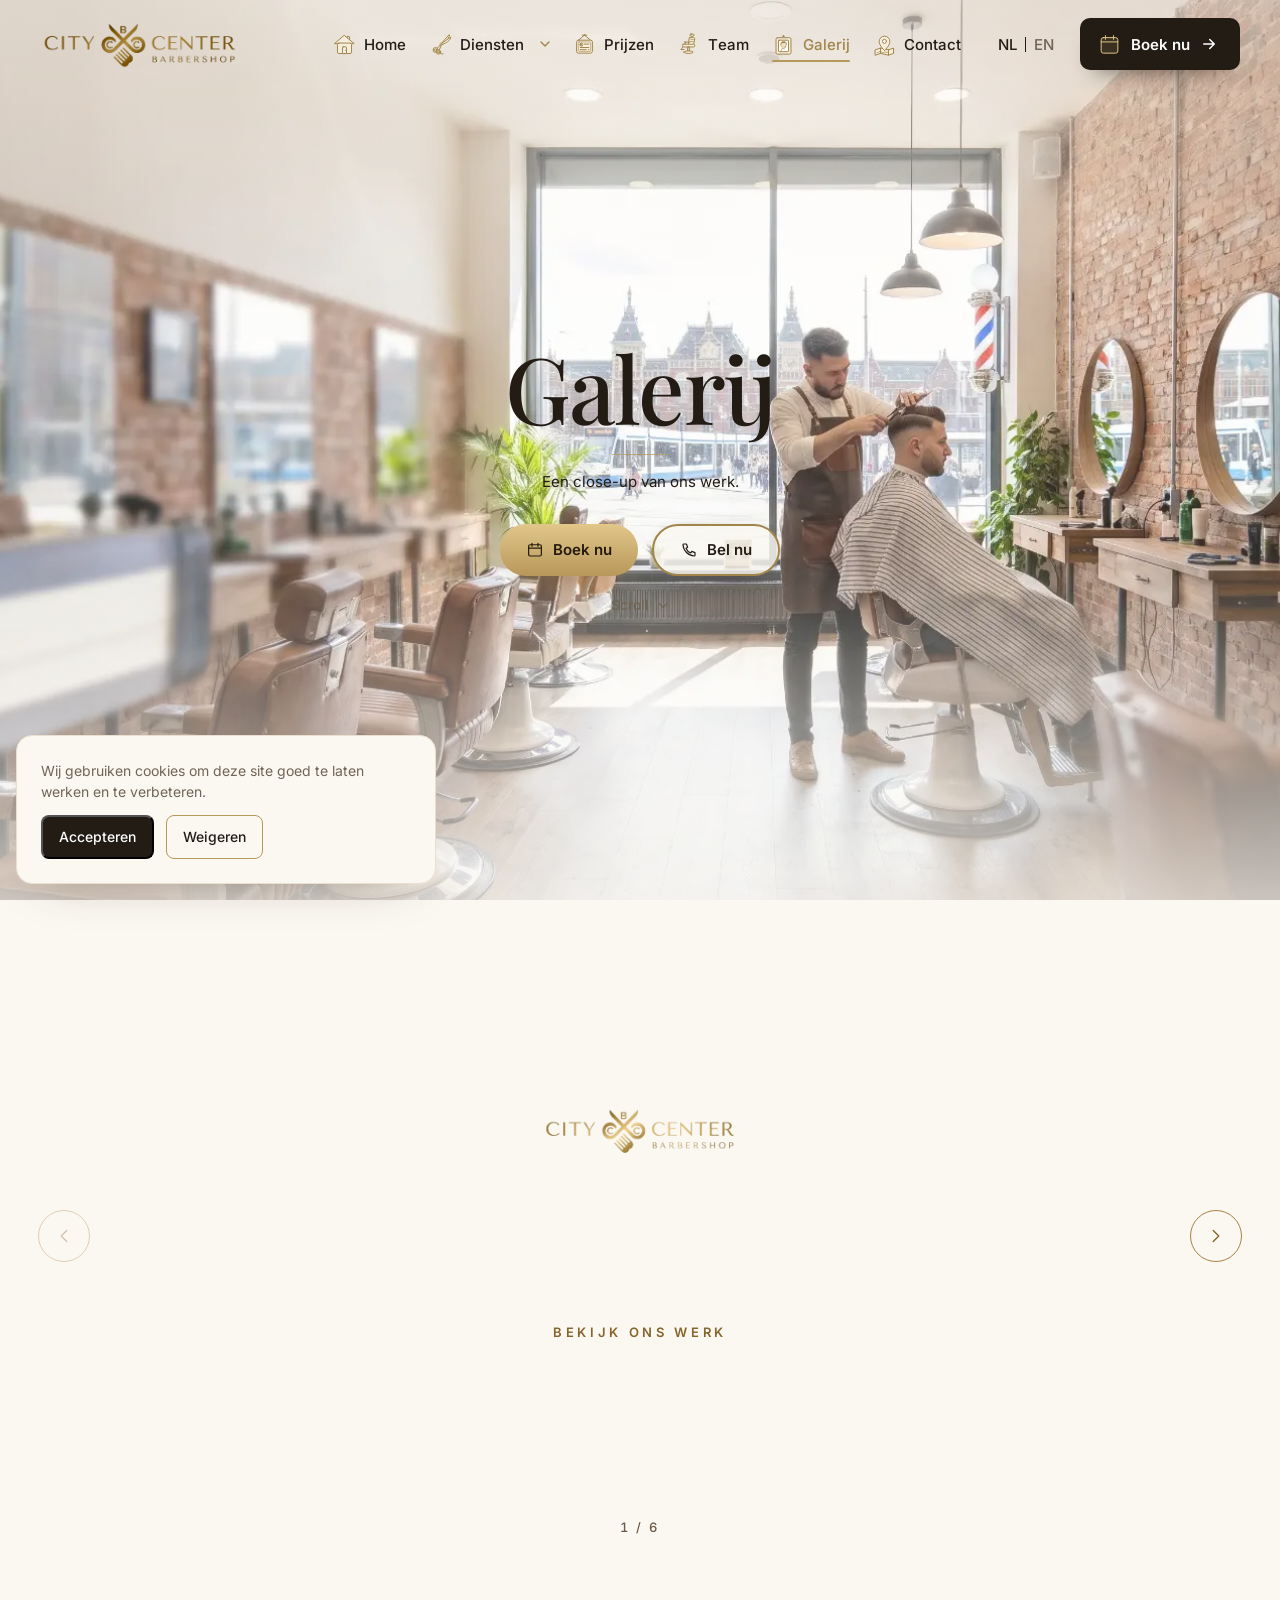
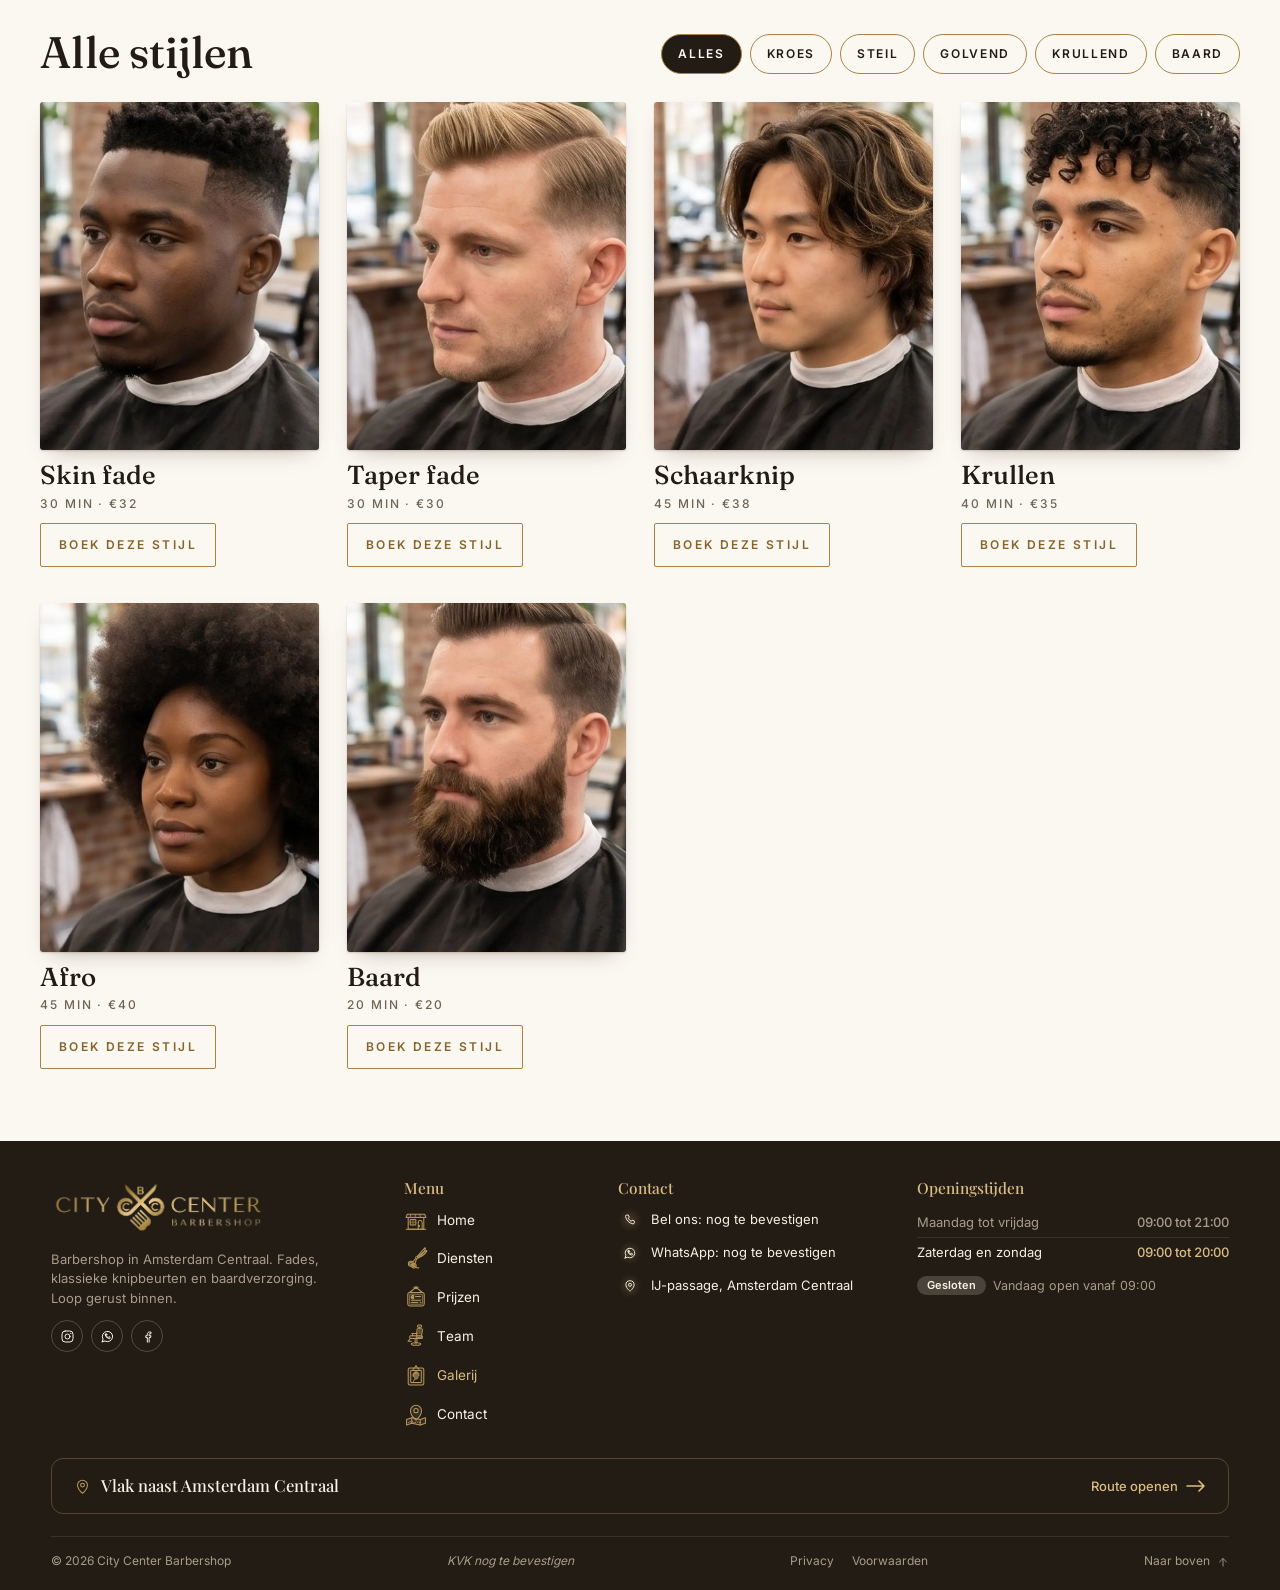
<file: galerij/index.html>
<!DOCTYPE html>
<html lang="nl">
<head>
<meta charset="utf-8">
<meta name="viewport" content="width=device-width, initial-scale=1">
<meta name="robots" content="noindex">
<script>try{if(localStorage.getItem('ccb-theme')==='dark')document.documentElement.setAttribute('data-theme','dark')}catch(e){}</script>
<title>Galerij | City Center Barbershop</title>
<meta name="description" content="City Center Barbershop, naast Amsterdam Centraal Station. Fades, klassieke knipbeurten en baardverzorging. Boek online of loop binnen.">
<link rel="canonical" href="https://www.citycenterbarbershop.example/galerij/">
<link rel="alternate" hreflang="nl" href="https://www.citycenterbarbershop.example/galerij/">
<link rel="alternate" hreflang="en" href="https://www.citycenterbarbershop.example/en/gallery/">
<link rel="alternate" hreflang="x-default" href="https://www.citycenterbarbershop.example/galerij/">
<link rel="preload" href="/assets/fonts/inter-latin.woff2" as="font" type="font/woff2" crossorigin>
<link rel="stylesheet" href="/assets/css/site.css?v=1793475230260">
</head>
<body>
<div id="ccb-root" data-hours='{"timezone":"Europe/Amsterdam","days":{"mon":{"open":"09:00","close":"21:00"},"tue":{"open":"09:00","close":"21:00"},"wed":{"open":"09:00","close":"21:00"},"thu":{"open":"09:00","close":"21:00"},"fri":{"open":"09:00","close":"21:00"},"sat":{"open":"09:00","close":"20:00"},"sun":{"open":"09:00","close":"20:00"}}}' data-site='{"phone":"TODO","phone_display":"TODO","whatsapp":"TODO","bookUrl":"https://www.fresha.com/","reviews_url":"TODO","maps_url":"TODO","address":"IJ-passage, Amsterdam Centraal","instagram_url":"TODO","facebook_url":"TODO","kvk":"TODO","contact_form_action":"TODO"}' data-status-open-until="Vandaag open tot {time}" data-status-opens-at="Vandaag open vanaf {time}" data-status-closed="Nu gesloten">
<!-- part: header -->
<header class="ccb-header">
  <a class="ccb-header__logo" href="/"><img src="/assets/img/logo/ccb-logo.webp" width="174" height="44" alt="City Center Barbershop, naar de homepage"></a>
  <nav class="ccb-header__nav" aria-label="Hoofdmenu">
    <ul class="ccb-nav">
      <li><a class="ccb-nav__link" href="/" aria-label="Home" data-track="nav_home">
        <svg class="ccb-nico i-home" viewBox="0 0 32 32" aria-hidden="true">
          <defs><mask id="ccb-m-home"><rect class="lvl" x="-2" y="-2" width="36" height="36" fill="#fff"></rect></mask></defs>
          <rect class="bd" x="19.4" y="5" width="3.6" height="6.4" rx=".6"></rect>
          <rect class="liq" mask="url(#ccb-m-home)" x="19.4" y="5" width="3.6" height="6.4" rx=".6"></rect>
          <rect class="ln" x="19.4" y="5" width="3.6" height="6.4" rx=".6" stroke-width="1.1"></rect>
          <g class="roof">
            <path class="bd" d="M16 3.6L29.4 14.8H2.6z"></path>
            <path class="liq" mask="url(#ccb-m-home)" d="M16 3.6L29.4 14.8H2.6z"></path>
            <path class="ln" d="M16 3.6L29.4 14.8H2.6z"></path>
          </g>
          <rect class="bd" x="6.2" y="14" width="19.6" height="14.6" rx="2"></rect>
          <rect class="liq" mask="url(#ccb-m-home)" x="6.2" y="14" width="19.6" height="14.6" rx="2"></rect>
          <rect class="ln" x="6.2" y="14" width="19.6" height="14.6" rx="2"></rect>
          <g class="door">
            <rect class="bd" x="13.2" y="19.2" width="5.6" height="9.4" rx="1"></rect>
            <rect class="ln" x="13.2" y="19.2" width="5.6" height="9.4" rx="1" stroke-width="1.1"></rect>
            <circle class="dot" cx="17.6" cy="24" r=".7"></circle>
          </g>
        </svg>
        <span class="ccb-roll" aria-hidden="true"><span class="l" data-l="H">H</span><span class="l" data-l="o">o</span><span class="l" data-l="m">m</span><span class="l" data-l="e">e</span></span>
      </a></li>
      <li class="ccb-nav__item ccb-nav__item--has-menu">
        <a class="ccb-nav__link" href="/diensten/" aria-label="Diensten" data-track="nav_services">
        <svg class="ccb-nico i-shears" viewBox="0 0 32 32" aria-hidden="true">
          <defs><mask id="ccb-m-shears"><rect class="lvl" x="-2" y="-2" width="36" height="36" fill="#fff"></rect></mask></defs>
          <g class="b">
            <path class="bd" d="M16.6 15.2L27.8 2.6c.4-.4 1-.1.9.4-.5 2.6-2.2 5.6-4.8 8.4l-6.2 5.2z"></path>
            <path class="liq" mask="url(#ccb-m-shears)" d="M16.6 15.2L27.8 2.6c.4-.4 1-.1.9.4-.5 2.6-2.2 5.6-4.8 8.4l-6.2 5.2z"></path>
            <path class="ln" d="M16.6 15.2L27.8 2.6c.4-.4 1-.1.9.4-.5 2.6-2.2 5.6-4.8 8.4l-6.2 5.2"></path>
            <path class="ln" d="M15.8 16.4l-4 4.6"></path>
            <circle class="bd" cx="9.2" cy="23.6" r="3.4"></circle><circle class="liq" mask="url(#ccb-m-shears)" cx="9.2" cy="23.6" r="3.4"></circle>
            <circle class="ln" cx="9.2" cy="23.6" r="3.4"></circle><circle class="ln" cx="9.2" cy="23.6" r="1.6"></circle>
          </g>
          <g class="a">
            <path class="bd" d="M16.6 15.2L29.6 6c.5-.3 1 .1.8.6-1 2.4-3.2 4.8-6.4 6.8l-6.6 3.2z"></path>
            <path class="liq" mask="url(#ccb-m-shears)" d="M16.6 15.2L29.6 6c.5-.3 1 .1.8.6-1 2.4-3.2 4.8-6.4 6.8l-6.6 3.2z"></path>
            <path class="ln" d="M16.6 15.2L29.6 6c.5-.3 1 .1.8.6-1 2.4-3.2 4.8-6.4 6.8l-6.6 3.2"></path>
            <path class="ln" d="M17 16.8l-2.6 6.8"></path>
            <circle class="bd" cx="13.2" cy="26.4" r="3"></circle><circle class="liq" mask="url(#ccb-m-shears)" cx="13.2" cy="26.4" r="3"></circle>
            <circle class="ln" cx="13.2" cy="26.4" r="3"></circle><circle class="ln" cx="13.2" cy="26.4" r="1.3"></circle>
            <path class="ln" d="M15.6 28.2c1.2 1 2.6 1.3 4 .8"></path>
          </g>
          <circle class="pivot" cx="16.6" cy="15.2" r="1.25"></circle>
          <path class="ln fx hair" d="M22.4 15.4c.9.5 1.3 1.3 1.1 2.3" stroke-width="1"></path>
          <path class="ln fx hair h2" d="M25 13.6c.6.7.7 1.5.3 2.3" stroke-width="1"></path>
        </svg>
        <span class="ccb-roll" aria-hidden="true"><span class="l" data-l="D">D</span><span class="l" data-l="i">i</span><span class="l" data-l="e">e</span><span class="l" data-l="n">n</span><span class="l" data-l="s">s</span><span class="l" data-l="t">t</span><span class="l" data-l="e">e</span><span class="l" data-l="n">n</span></span>
        </a>
        <button type="button" class="ccb-nav__caret" aria-expanded="false" aria-controls="ccb-services-menu" aria-label="Toon alle diensten">
          <svg viewBox="0 0 24 24" aria-hidden="true"><path d="M6 9l6 6 6-6"></path></svg>
        </button>
        <div class="ccb-nav__menu" id="ccb-services-menu" hidden>
          <ul>
            <li><a href="/diensten/#mens-haircut" data-filter="mens-haircut"><img src="/assets/img/icons/services/mens-haircut.png" width="35" height="31" alt="" loading="lazy" decoding="async"><span>Heren knipbeurt</span></a></li>
            <li><a href="/diensten/#beard-grooming" data-filter="beard-grooming"><img src="/assets/img/icons/services/beard-grooming.png" width="35" height="31" alt="" loading="lazy" decoding="async"><span>Baardverzorging</span></a></li>
            <li><a href="/diensten/#childrens-haircut" data-filter="childrens-haircut"><img src="/assets/img/icons/services/childrens-haircut.png" width="32" height="31" alt="" loading="lazy" decoding="async"><span>Kinderknipbeurt</span></a></li>
            <li><a href="/diensten/#groom-groomsmen" data-filter="groom-groomsmen"><img src="/assets/img/icons/services/groom-groomsmen.png" width="34" height="31" alt="" loading="lazy" decoding="async"><span>Bruidegom en getuigen</span></a></li>
            <li><a href="/diensten/#mens-hair-grooming" data-filter="mens-hair-grooming"><img src="/assets/img/icons/services/mens-hair-grooming.png" width="34" height="31" alt="" loading="lazy" decoding="async"><span>Heren haarverzorging</span></a></li>
            <li><a href="/diensten/#women-treatment" data-filter="women-treatment"><img src="/assets/img/icons/services/women-treatment.png" width="35" height="31" alt="" loading="lazy" decoding="async"><span>Dames behandeling</span></a></li>
            <li><a href="/diensten/#senior-barber" data-filter="senior-barber"><img src="/assets/img/icons/services/senior-barber.png" width="34" height="31" alt="" loading="lazy" decoding="async"><span>Senior barber service</span></a></li>
            <li><a href="/diensten/#mobile-barbershop" data-filter="mobile-barbershop"><img src="/assets/img/icons/services/mobile-barbershop.png" width="35" height="31" alt="" loading="lazy" decoding="async"><span>Mobiele barbershop</span></a></li>
          </ul>
          <a class="ccb-nav__menu-all" href="/diensten/">Bekijk alle diensten<svg viewBox="0 0 24 24" aria-hidden="true"><path d="M5 12h14M13 6l6 6-6 6"></path></svg></a>
        </div>
      </li>
      <li><a class="ccb-nav__link" href="/prijzen/" aria-label="Prijzen" data-track="nav_prices">
        <svg class="ccb-nico i-board" viewBox="0 0 32 32" aria-hidden="true">
          <defs><mask id="ccb-m-board"><rect class="lvl" x="-2" y="-2" width="36" height="36" fill="#fff"></rect></mask></defs>
          <path class="ln" d="M13 3h6"></path><circle class="dot" cx="16" cy="3" r="1.2"></circle>
          <g class="swing">
            <path class="ln" d="M16 3L7.6 10M16 3l8.4 7" stroke-width="1.1"></path>
            <rect class="bd" x="5" y="10" width="22" height="18" rx="2.6"></rect>
            <rect class="liq" mask="url(#ccb-m-board)" x="5" y="10" width="22" height="18" rx="2.6"></rect>
            <rect class="ln" x="5" y="10" width="22" height="18" rx="2.6"></rect>
            <rect class="ln" x="7.4" y="12.4" width="17.2" height="13.2" rx="1.4" stroke-width=".8" opacity=".6"></rect>
            <path class="ln" d="M13.2 14.6a2.2 2.2 0 1 0 0 3.2M10.2 15.6h2.6M10.2 16.8h2.6" stroke-width="1"></path>
            <path class="ln row-ln" d="M15.4 15.4h6.6"></path>
            <path class="ln row-ln r2" d="M10 20.2h12"></path>
            <path class="ln row-ln r3" d="M10 23.2h8.4"></path>
            <circle class="dot" cx="22" cy="23.2" r=".9"></circle>
          </g>
        </svg>
        <span class="ccb-roll" aria-hidden="true"><span class="l" data-l="P">P</span><span class="l" data-l="r">r</span><span class="l" data-l="i">i</span><span class="l" data-l="j">j</span><span class="l" data-l="z">z</span><span class="l" data-l="e">e</span><span class="l" data-l="n">n</span></span>
      </a></li>
      <li><a class="ccb-nav__link" href="/team/" aria-label="Team" data-track="nav_team">
        <svg class="ccb-nico i-chair" viewBox="0 0 32 32" aria-hidden="true">
          <defs><mask id="ccb-m-chair"><rect class="lvl" x="-2" y="-2" width="36" height="36" fill="#fff"></rect></mask></defs>
          <g class="top">
            <path class="ln" d="M20.6 6.4V4.2"></path>
            <rect class="bd" x="18" y="1.4" width="5.6" height="3" rx="1.5"></rect><rect class="liq" mask="url(#ccb-m-chair)" x="18" y="1.4" width="5.6" height="3" rx="1.5"></rect>
            <rect class="ln" x="18" y="1.4" width="5.6" height="3" rx="1.5"></rect>
            <path class="bd" d="M17.6 6.4h5.6c1 0 1.6.8 1.4 1.8l-1.6 9.4h-6.8z"></path>
            <path class="liq" mask="url(#ccb-m-chair)" d="M17.6 6.4h5.6c1 0 1.6.8 1.4 1.8l-1.6 9.4h-6.8z"></path>
            <path class="ln" d="M17.6 6.4h5.6c1 0 1.6.8 1.4 1.8l-1.6 9.4h-6.8z"></path>
            <path class="ln" d="M19 9.2h3.8M18.6 12h3.8" stroke-width=".8" opacity=".7"></path>
            <path class="bd" d="M8.6 15.6h14.6c.8 0 1.4.6 1.4 1.4v1c0 .8-.6 1.4-1.4 1.4H9.2c-.9 0-1.6-.7-1.6-1.6v-.6c0-.9.4-1.6 1-1.6z"></path>
            <path class="liq" mask="url(#ccb-m-chair)" d="M8.6 15.6h14.6c.8 0 1.4.6 1.4 1.4v1c0 .8-.6 1.4-1.4 1.4H9.2c-.9 0-1.6-.7-1.6-1.6v-.6c0-.9.4-1.6 1-1.6z"></path>
            <path class="ln" d="M8.6 15.6h14.6c.8 0 1.4.6 1.4 1.4v1c0 .8-.6 1.4-1.4 1.4H9.2c-.9 0-1.6-.7-1.6-1.6v-.6c0-.9.4-1.6 1-1.6z"></path>
            <path class="ln" d="M10.4 12.6h7.4M11.4 12.6v3"></path>
            <path class="ln" d="M8.4 19.4l-3 3.6h4.4"></path>
          </g>
          <rect class="ln col" x="14.8" y="19.4" width="2.4" height="5.6" rx=".6"></rect>
          <path class="bd" d="M9.6 26.6c0-1 2.9-1.6 6.4-1.6s6.4.6 6.4 1.6-2.9 1.8-6.4 1.8-6.4-.8-6.4-1.8z"></path>
          <path class="ln" d="M9.6 26.6c0-1 2.9-1.6 6.4-1.6s6.4.6 6.4 1.6-2.9 1.8-6.4 1.8-6.4-.8-6.4-1.8z"></path>
        </svg>
        <span class="ccb-roll" aria-hidden="true"><span class="l" data-l="T">T</span><span class="l" data-l="e">e</span><span class="l" data-l="a">a</span><span class="l" data-l="m">m</span></span>
      </a></li>
      <li><a class="ccb-nav__link" href="/galerij/" aria-label="Galerij" data-track="nav_gallery" aria-current="page">
        <svg class="ccb-nico i-frame" viewBox="0 0 32 32" aria-hidden="true">
          <defs>
            <mask id="ccb-m-frame"><rect class="lvl" x="-2" y="-2" width="36" height="36" fill="#fff"></rect></mask>
            <clipPath id="ccb-c-glass"><rect x="9" y="10" width="14" height="16" rx="1"></rect></clipPath>
          </defs>
          <path class="ln" d="M12 8.4L16 4l4 4.4" stroke-width="1.1"></path><circle class="dot" cx="16" cy="4" r="1.1"></circle>
          <g class="tilt">
            <rect class="bd" x="5.6" y="6.6" width="20.8" height="22.8" rx="2"></rect>
            <rect class="liq" mask="url(#ccb-m-frame)" x="5.6" y="6.6" width="20.8" height="22.8" rx="2"></rect>
            <rect class="ln" x="5.6" y="6.6" width="20.8" height="22.8" rx="2"></rect>
            <rect class="glass" x="9" y="10" width="14" height="16" rx="1"></rect>
            <rect class="ln" x="9" y="10" width="14" height="16" rx="1" stroke-width="1"></rect>
            <g clip-path="url(#ccb-c-glass)">
              <path class="face" d="M12.2 26c.4-3 2-4.6 4-4.6 1.4 0 2.3-.6 2.3-1.8v-1.2c1-.4 1.6-1.4 1.6-2.8 0-2.6-1.8-4-4-4-2.4 0-4 1.8-4 4.2 0 1.6.6 2.6 1.6 3.2v.8"></path>
              <path class="hairtop" d="M12.2 14.6c.8-1.8 2.4-2.6 4.2-2.4 1.4.2 2.6.9 3 2-1.6-.4-3.2-.3-4.6.2"></path>
              <rect class="shine" x="9" y="8" width="3" height="22" transform="skewX(-20)"></rect>
            </g>
          </g>
        </svg>
        <span class="ccb-roll" aria-hidden="true"><span class="l" data-l="G">G</span><span class="l" data-l="a">a</span><span class="l" data-l="l">l</span><span class="l" data-l="e">e</span><span class="l" data-l="r">r</span><span class="l" data-l="i">i</span><span class="l" data-l="j">j</span></span>
      </a></li>
      <li><a class="ccb-nav__link" href="/contact/" aria-label="Contact" data-track="nav_contact">
        <svg class="ccb-nico i-pin" viewBox="0 0 32 32" aria-hidden="true">
          <defs><mask id="ccb-m-pin"><rect class="lvl" x="-2" y="-2" width="36" height="36" fill="#fff"></rect></mask></defs>
          <g class="map">
            <path class="bd" d="M3.4 23.4l7-2.4 11.2 2.4 7-2.4v7.4l-7 2.4-11.2-2.4-7 2.4z"></path>
            <path class="ln" d="M3.4 23.4l7-2.4 11.2 2.4 7-2.4v7.4l-7 2.4-11.2-2.4-7 2.4z"></path>
            <path class="ln" d="M10.4 21v7.4M21.6 23.4v7.4" stroke-width="1"></path>
            <path class="ln" d="M5.6 27.4c2-.6 3-1.8 5-1.2s3.6 1.6 6 .8 3.6-.2 5.6.6" stroke-width=".8" stroke-dasharray="1.4 1.6" opacity=".8"></path>
          </g>
          <circle class="ln fx ring" cx="16" cy="11" r="4.2" stroke-width="1"></circle>
          <g class="pin">
            <path class="bd" d="M16 24.4s7.4-6.6 7.4-12.6a7.4 7.4 0 0 0-14.8 0c0 6 7.4 12.6 7.4 12.6z"></path>
            <path class="liq" mask="url(#ccb-m-pin)" d="M16 24.4s7.4-6.6 7.4-12.6a7.4 7.4 0 0 0-14.8 0c0 6 7.4 12.6 7.4 12.6z"></path>
            <path class="ln" d="M16 24.4s7.4-6.6 7.4-12.6a7.4 7.4 0 0 0-14.8 0c0 6 7.4 12.6 7.4 12.6z"></path>
            <circle class="glass" cx="16" cy="11.6" r="2.8"></circle><circle class="ln" cx="16" cy="11.6" r="2.8"></circle>
          </g>
        </svg>
        <span class="ccb-roll" aria-hidden="true"><span class="l" data-l="C">C</span><span class="l" data-l="o">o</span><span class="l" data-l="n">n</span><span class="l" data-l="t">t</span><span class="l" data-l="a">a</span><span class="l" data-l="c">c</span><span class="l" data-l="t">t</span></span>
      </a></li>
    </ul>
  </nav>
  <div class="ccb-header__lang" role="group" aria-label="Taal">
    <a href="/galerij/" hreflang="nl" lang="nl" aria-current="true">NL</a>
    <a href="/en/gallery/" hreflang="en" lang="en">EN</a>
  </div>
  <a class="ccb-book" href="https://www.fresha.com/" data-book-link aria-label="Boek nu" data-track="book_header">
    <svg class="ccb-nico i-cal" viewBox="0 0 32 32" aria-hidden="true">
      <defs><mask id="ccb-m-cal"><rect class="lvl" x="-2" y="-2" width="36" height="36" fill="#fff"></rect></mask></defs>
      <rect class="bd" x="4.4" y="6.4" width="23.2" height="21.6" rx="3"></rect>
      <rect class="liq" mask="url(#ccb-m-cal)" x="4.4" y="6.4" width="23.2" height="21.6" rx="3" opacity=".35"></rect>
      <rect class="ln" x="4.4" y="6.4" width="23.2" height="21.6" rx="3"></rect>
      <path class="ln" d="M10.4 3.6v5.2M21.6 3.6v5.2"></path>
      <path class="ln page" d="M4.4 12.4h23.2"></path>
      <path class="ln tick" d="M11.4 19.8l3.2 3.2 6.2-6.4" stroke-width="1.8"></path>
    </svg>
    <span aria-hidden="true">Boek nu</span>
    <svg class="arrow" viewBox="0 0 24 24" aria-hidden="true"><path d="M5 12h14M13 6l6 6-6 6"></path></svg>
  </a>
<button class="ccb-burger" type="button" aria-expanded="false" aria-controls="ccb-drawer" aria-label="Menu openen">
    <svg viewBox="0 0 24 24" aria-hidden="true"><path class="ccb-burger__a" d="M4 7h16"></path><path class="ccb-burger__b" d="M4 12h16"></path><path class="ccb-burger__c" d="M4 17h16"></path></svg>
  </button>
</header>

<!-- part: drawer (tablet + phone) -->
<div class="ccb-drawer" id="ccb-drawer" hidden>
  <button class="ccb-drawer__backdrop" type="button" tabindex="-1" aria-label="Menu sluiten" data-drawer-close></button>
  <div class="ccb-drawer__panel" role="dialog" aria-modal="true" aria-label="Hoofdmenu">
    <div class="ccb-drawer__head">
      <a class="ccb-drawer__logo" href="/"><img src="/assets/img/logo/ccb-logo.webp" width="158" height="40" alt="City Center Barbershop, naar de homepage"></a>
      <button class="ccb-drawer__close" type="button" aria-label="Menu sluiten" data-drawer-close>
        <svg viewBox="0 0 24 24" aria-hidden="true"><path d="M6 6l12 12M18 6L6 18"></path></svg>
      </button>
    </div>
    <nav class="ccb-drawer__nav" aria-label="Hoofdmenu">
    <ul class="ccb-nav">
      <li><a class="ccb-nav__link" href="/" aria-label="Home" data-track="drawer_home">
        <svg class="ccb-nico i-home" viewBox="0 0 32 32" aria-hidden="true">
          <defs><mask id="ccb-dm-home"><rect class="lvl" x="-2" y="-2" width="36" height="36" fill="#fff"></rect></mask></defs>
          <rect class="bd" x="19.4" y="5" width="3.6" height="6.4" rx=".6"></rect>
          <rect class="liq" mask="url(#ccb-dm-home)" x="19.4" y="5" width="3.6" height="6.4" rx=".6"></rect>
          <rect class="ln" x="19.4" y="5" width="3.6" height="6.4" rx=".6" stroke-width="1.1"></rect>
          <g class="roof">
            <path class="bd" d="M16 3.6L29.4 14.8H2.6z"></path>
            <path class="liq" mask="url(#ccb-dm-home)" d="M16 3.6L29.4 14.8H2.6z"></path>
            <path class="ln" d="M16 3.6L29.4 14.8H2.6z"></path>
          </g>
          <rect class="bd" x="6.2" y="14" width="19.6" height="14.6" rx="2"></rect>
          <rect class="liq" mask="url(#ccb-dm-home)" x="6.2" y="14" width="19.6" height="14.6" rx="2"></rect>
          <rect class="ln" x="6.2" y="14" width="19.6" height="14.6" rx="2"></rect>
          <g class="door">
            <rect class="bd" x="13.2" y="19.2" width="5.6" height="9.4" rx="1"></rect>
            <rect class="ln" x="13.2" y="19.2" width="5.6" height="9.4" rx="1" stroke-width="1.1"></rect>
            <circle class="dot" cx="17.6" cy="24" r=".7"></circle>
          </g>
        </svg>
        <span class="ccb-roll" aria-hidden="true"><span class="l" data-l="H">H</span><span class="l" data-l="o">o</span><span class="l" data-l="m">m</span><span class="l" data-l="e">e</span></span>
        <svg class="ccb-drawer__chev" viewBox="0 0 24 24" aria-hidden="true"><path d="M9 6l6 6-6 6"></path></svg>
      </a></li>
      <li class="ccb-nav__item ccb-nav__item--has-menu">
        <div class="ccb-drawer__link-row">
        <a class="ccb-nav__link" href="/diensten/" aria-label="Diensten" data-track="drawer_services">
        <svg class="ccb-nico i-shears" viewBox="0 0 32 32" aria-hidden="true">
          <defs><mask id="ccb-dm-shears"><rect class="lvl" x="-2" y="-2" width="36" height="36" fill="#fff"></rect></mask></defs>
          <g class="b">
            <path class="bd" d="M16.6 15.2L27.8 2.6c.4-.4 1-.1.9.4-.5 2.6-2.2 5.6-4.8 8.4l-6.2 5.2z"></path>
            <path class="liq" mask="url(#ccb-dm-shears)" d="M16.6 15.2L27.8 2.6c.4-.4 1-.1.9.4-.5 2.6-2.2 5.6-4.8 8.4l-6.2 5.2z"></path>
            <path class="ln" d="M16.6 15.2L27.8 2.6c.4-.4 1-.1.9.4-.5 2.6-2.2 5.6-4.8 8.4l-6.2 5.2"></path>
            <path class="ln" d="M15.8 16.4l-4 4.6"></path>
            <circle class="bd" cx="9.2" cy="23.6" r="3.4"></circle><circle class="liq" mask="url(#ccb-dm-shears)" cx="9.2" cy="23.6" r="3.4"></circle>
            <circle class="ln" cx="9.2" cy="23.6" r="3.4"></circle><circle class="ln" cx="9.2" cy="23.6" r="1.6"></circle>
          </g>
          <g class="a">
            <path class="bd" d="M16.6 15.2L29.6 6c.5-.3 1 .1.8.6-1 2.4-3.2 4.8-6.4 6.8l-6.6 3.2z"></path>
            <path class="liq" mask="url(#ccb-dm-shears)" d="M16.6 15.2L29.6 6c.5-.3 1 .1.8.6-1 2.4-3.2 4.8-6.4 6.8l-6.6 3.2z"></path>
            <path class="ln" d="M16.6 15.2L29.6 6c.5-.3 1 .1.8.6-1 2.4-3.2 4.8-6.4 6.8l-6.6 3.2"></path>
            <path class="ln" d="M17 16.8l-2.6 6.8"></path>
            <circle class="bd" cx="13.2" cy="26.4" r="3"></circle><circle class="liq" mask="url(#ccb-dm-shears)" cx="13.2" cy="26.4" r="3"></circle>
            <circle class="ln" cx="13.2" cy="26.4" r="3"></circle><circle class="ln" cx="13.2" cy="26.4" r="1.3"></circle>
            <path class="ln" d="M15.6 28.2c1.2 1 2.6 1.3 4 .8"></path>
          </g>
          <circle class="pivot" cx="16.6" cy="15.2" r="1.25"></circle>
          <path class="ln fx hair" d="M22.4 15.4c.9.5 1.3 1.3 1.1 2.3" stroke-width="1"></path>
          <path class="ln fx hair h2" d="M25 13.6c.6.7.7 1.5.3 2.3" stroke-width="1"></path>
        </svg>
        <span class="ccb-roll" aria-hidden="true"><span class="l" data-l="D">D</span><span class="l" data-l="i">i</span><span class="l" data-l="e">e</span><span class="l" data-l="n">n</span><span class="l" data-l="s">s</span><span class="l" data-l="t">t</span><span class="l" data-l="e">e</span><span class="l" data-l="n">n</span></span>
        </a>
        <button type="button" class="ccb-drawer__subtoggle" aria-expanded="false" aria-controls="ccb-drawer-services-menu" aria-label="Toon alle diensten">
          <svg class="ccb-drawer__chev" viewBox="0 0 24 24" aria-hidden="true"><path d="M9 6l6 6-6 6"></path></svg>
        </button>
        </div>
        <ul class="ccb-drawer__submenu" id="ccb-drawer-services-menu" hidden>
          <li><a href="/diensten/#mens-haircut" data-filter="mens-haircut" data-track="drawer_service_mens_haircut"><img src="/assets/img/icons/services/mens-haircut.png" width="35" height="31" alt="" loading="lazy" decoding="async"><span>Heren knipbeurt</span></a></li>
          <li><a href="/diensten/#beard-grooming" data-filter="beard-grooming" data-track="drawer_service_beard_grooming"><img src="/assets/img/icons/services/beard-grooming.png" width="35" height="31" alt="" loading="lazy" decoding="async"><span>Baardverzorging</span></a></li>
          <li><a href="/diensten/#childrens-haircut" data-filter="childrens-haircut" data-track="drawer_service_childrens_haircut"><img src="/assets/img/icons/services/childrens-haircut.png" width="32" height="31" alt="" loading="lazy" decoding="async"><span>Kinderknipbeurt</span></a></li>
          <li><a href="/diensten/#groom-groomsmen" data-filter="groom-groomsmen" data-track="drawer_service_groom_groomsmen"><img src="/assets/img/icons/services/groom-groomsmen.png" width="34" height="31" alt="" loading="lazy" decoding="async"><span>Bruidegom en getuigen</span></a></li>
          <li><a href="/diensten/#mens-hair-grooming" data-filter="mens-hair-grooming" data-track="drawer_service_mens_hair_grooming"><img src="/assets/img/icons/services/mens-hair-grooming.png" width="34" height="31" alt="" loading="lazy" decoding="async"><span>Heren haarverzorging</span></a></li>
          <li><a href="/diensten/#women-treatment" data-filter="women-treatment" data-track="drawer_service_women_treatment"><img src="/assets/img/icons/services/women-treatment.png" width="35" height="31" alt="" loading="lazy" decoding="async"><span>Dames behandeling</span></a></li>
          <li><a href="/diensten/#senior-barber" data-filter="senior-barber" data-track="drawer_service_senior_barber"><img src="/assets/img/icons/services/senior-barber.png" width="34" height="31" alt="" loading="lazy" decoding="async"><span>Senior barber service</span></a></li>
          <li><a href="/diensten/#mobile-barbershop" data-filter="mobile-barbershop" data-track="drawer_service_mobile_barbershop"><img src="/assets/img/icons/services/mobile-barbershop.png" width="35" height="31" alt="" loading="lazy" decoding="async"><span>Mobiele barbershop</span></a></li>
        </ul>
      </li>
      <li><a class="ccb-nav__link" href="/prijzen/" aria-label="Prijzen" data-track="drawer_prices">
        <svg class="ccb-nico i-board" viewBox="0 0 32 32" aria-hidden="true">
          <defs><mask id="ccb-dm-board"><rect class="lvl" x="-2" y="-2" width="36" height="36" fill="#fff"></rect></mask></defs>
          <path class="ln" d="M13 3h6"></path><circle class="dot" cx="16" cy="3" r="1.2"></circle>
          <g class="swing">
            <path class="ln" d="M16 3L7.6 10M16 3l8.4 7" stroke-width="1.1"></path>
            <rect class="bd" x="5" y="10" width="22" height="18" rx="2.6"></rect>
            <rect class="liq" mask="url(#ccb-dm-board)" x="5" y="10" width="22" height="18" rx="2.6"></rect>
            <rect class="ln" x="5" y="10" width="22" height="18" rx="2.6"></rect>
            <rect class="ln" x="7.4" y="12.4" width="17.2" height="13.2" rx="1.4" stroke-width=".8" opacity=".6"></rect>
            <path class="ln" d="M13.2 14.6a2.2 2.2 0 1 0 0 3.2M10.2 15.6h2.6M10.2 16.8h2.6" stroke-width="1"></path>
            <path class="ln row-ln" d="M15.4 15.4h6.6"></path>
            <path class="ln row-ln r2" d="M10 20.2h12"></path>
            <path class="ln row-ln r3" d="M10 23.2h8.4"></path>
            <circle class="dot" cx="22" cy="23.2" r=".9"></circle>
          </g>
        </svg>
        <span class="ccb-roll" aria-hidden="true"><span class="l" data-l="P">P</span><span class="l" data-l="r">r</span><span class="l" data-l="i">i</span><span class="l" data-l="j">j</span><span class="l" data-l="z">z</span><span class="l" data-l="e">e</span><span class="l" data-l="n">n</span></span>
        <svg class="ccb-drawer__chev" viewBox="0 0 24 24" aria-hidden="true"><path d="M9 6l6 6-6 6"></path></svg>
      </a></li>
      <li><a class="ccb-nav__link" href="/team/" aria-label="Team" data-track="drawer_team">
        <svg class="ccb-nico i-chair" viewBox="0 0 32 32" aria-hidden="true">
          <defs><mask id="ccb-dm-chair"><rect class="lvl" x="-2" y="-2" width="36" height="36" fill="#fff"></rect></mask></defs>
          <g class="top">
            <path class="ln" d="M20.6 6.4V4.2"></path>
            <rect class="bd" x="18" y="1.4" width="5.6" height="3" rx="1.5"></rect><rect class="liq" mask="url(#ccb-dm-chair)" x="18" y="1.4" width="5.6" height="3" rx="1.5"></rect>
            <rect class="ln" x="18" y="1.4" width="5.6" height="3" rx="1.5"></rect>
            <path class="bd" d="M17.6 6.4h5.6c1 0 1.6.8 1.4 1.8l-1.6 9.4h-6.8z"></path>
            <path class="liq" mask="url(#ccb-dm-chair)" d="M17.6 6.4h5.6c1 0 1.6.8 1.4 1.8l-1.6 9.4h-6.8z"></path>
            <path class="ln" d="M17.6 6.4h5.6c1 0 1.6.8 1.4 1.8l-1.6 9.4h-6.8z"></path>
            <path class="ln" d="M19 9.2h3.8M18.6 12h3.8" stroke-width=".8" opacity=".7"></path>
            <path class="bd" d="M8.6 15.6h14.6c.8 0 1.4.6 1.4 1.4v1c0 .8-.6 1.4-1.4 1.4H9.2c-.9 0-1.6-.7-1.6-1.6v-.6c0-.9.4-1.6 1-1.6z"></path>
            <path class="liq" mask="url(#ccb-dm-chair)" d="M8.6 15.6h14.6c.8 0 1.4.6 1.4 1.4v1c0 .8-.6 1.4-1.4 1.4H9.2c-.9 0-1.6-.7-1.6-1.6v-.6c0-.9.4-1.6 1-1.6z"></path>
            <path class="ln" d="M8.6 15.6h14.6c.8 0 1.4.6 1.4 1.4v1c0 .8-.6 1.4-1.4 1.4H9.2c-.9 0-1.6-.7-1.6-1.6v-.6c0-.9.4-1.6 1-1.6z"></path>
            <path class="ln" d="M10.4 12.6h7.4M11.4 12.6v3"></path>
            <path class="ln" d="M8.4 19.4l-3 3.6h4.4"></path>
          </g>
          <rect class="ln col" x="14.8" y="19.4" width="2.4" height="5.6" rx=".6"></rect>
          <path class="bd" d="M9.6 26.6c0-1 2.9-1.6 6.4-1.6s6.4.6 6.4 1.6-2.9 1.8-6.4 1.8-6.4-.8-6.4-1.8z"></path>
          <path class="ln" d="M9.6 26.6c0-1 2.9-1.6 6.4-1.6s6.4.6 6.4 1.6-2.9 1.8-6.4 1.8-6.4-.8-6.4-1.8z"></path>
        </svg>
        <span class="ccb-roll" aria-hidden="true"><span class="l" data-l="T">T</span><span class="l" data-l="e">e</span><span class="l" data-l="a">a</span><span class="l" data-l="m">m</span></span>
        <svg class="ccb-drawer__chev" viewBox="0 0 24 24" aria-hidden="true"><path d="M9 6l6 6-6 6"></path></svg>
      </a></li>
      <li><a class="ccb-nav__link" href="/galerij/" aria-label="Galerij" data-track="drawer_gallery">
        <svg class="ccb-nico i-frame" viewBox="0 0 32 32" aria-hidden="true">
          <defs>
            <mask id="ccb-dm-frame"><rect class="lvl" x="-2" y="-2" width="36" height="36" fill="#fff"></rect></mask>
            <clipPath id="ccb-dc-glass"><rect x="9" y="10" width="14" height="16" rx="1"></rect></clipPath>
          </defs>
          <path class="ln" d="M12 8.4L16 4l4 4.4" stroke-width="1.1"></path><circle class="dot" cx="16" cy="4" r="1.1"></circle>
          <g class="tilt">
            <rect class="bd" x="5.6" y="6.6" width="20.8" height="22.8" rx="2"></rect>
            <rect class="liq" mask="url(#ccb-dm-frame)" x="5.6" y="6.6" width="20.8" height="22.8" rx="2"></rect>
            <rect class="ln" x="5.6" y="6.6" width="20.8" height="22.8" rx="2"></rect>
            <rect class="glass" x="9" y="10" width="14" height="16" rx="1"></rect>
            <rect class="ln" x="9" y="10" width="14" height="16" rx="1" stroke-width="1"></rect>
            <g clip-path="url(#ccb-dc-glass)">
              <path class="face" d="M12.2 26c.4-3 2-4.6 4-4.6 1.4 0 2.3-.6 2.3-1.8v-1.2c1-.4 1.6-1.4 1.6-2.8 0-2.6-1.8-4-4-4-2.4 0-4 1.8-4 4.2 0 1.6.6 2.6 1.6 3.2v.8"></path>
              <path class="hairtop" d="M12.2 14.6c.8-1.8 2.4-2.6 4.2-2.4 1.4.2 2.6.9 3 2-1.6-.4-3.2-.3-4.6.2"></path>
              <rect class="shine" x="9" y="8" width="3" height="22" transform="skewX(-20)"></rect>
            </g>
          </g>
        </svg>
        <span class="ccb-roll" aria-hidden="true"><span class="l" data-l="G">G</span><span class="l" data-l="a">a</span><span class="l" data-l="l">l</span><span class="l" data-l="e">e</span><span class="l" data-l="r">r</span><span class="l" data-l="i">i</span><span class="l" data-l="j">j</span></span>
        <svg class="ccb-drawer__chev" viewBox="0 0 24 24" aria-hidden="true"><path d="M9 6l6 6-6 6"></path></svg>
      </a></li>
      <li><a class="ccb-nav__link" href="/contact/" aria-label="Contact" data-track="drawer_contact">
        <svg class="ccb-nico i-pin" viewBox="0 0 32 32" aria-hidden="true">
          <defs><mask id="ccb-dm-pin"><rect class="lvl" x="-2" y="-2" width="36" height="36" fill="#fff"></rect></mask></defs>
          <g class="map">
            <path class="bd" d="M3.4 23.4l7-2.4 11.2 2.4 7-2.4v7.4l-7 2.4-11.2-2.4-7 2.4z"></path>
            <path class="ln" d="M3.4 23.4l7-2.4 11.2 2.4 7-2.4v7.4l-7 2.4-11.2-2.4-7 2.4z"></path>
            <path class="ln" d="M10.4 21v7.4M21.6 23.4v7.4" stroke-width="1"></path>
            <path class="ln" d="M5.6 27.4c2-.6 3-1.8 5-1.2s3.6 1.6 6 .8 3.6-.2 5.6.6" stroke-width=".8" stroke-dasharray="1.4 1.6" opacity=".8"></path>
          </g>
          <circle class="ln fx ring" cx="16" cy="11" r="4.2" stroke-width="1"></circle>
          <g class="pin">
            <path class="bd" d="M16 24.4s7.4-6.6 7.4-12.6a7.4 7.4 0 0 0-14.8 0c0 6 7.4 12.6 7.4 12.6z"></path>
            <path class="liq" mask="url(#ccb-dm-pin)" d="M16 24.4s7.4-6.6 7.4-12.6a7.4 7.4 0 0 0-14.8 0c0 6 7.4 12.6 7.4 12.6z"></path>
            <path class="ln" d="M16 24.4s7.4-6.6 7.4-12.6a7.4 7.4 0 0 0-14.8 0c0 6 7.4 12.6 7.4 12.6z"></path>
            <circle class="glass" cx="16" cy="11.6" r="2.8"></circle><circle class="ln" cx="16" cy="11.6" r="2.8"></circle>
          </g>
        </svg>
        <span class="ccb-roll" aria-hidden="true"><span class="l" data-l="C">C</span><span class="l" data-l="o">o</span><span class="l" data-l="n">n</span><span class="l" data-l="t">t</span><span class="l" data-l="a">a</span><span class="l" data-l="c">c</span><span class="l" data-l="t">t</span></span>
        <svg class="ccb-drawer__chev" viewBox="0 0 24 24" aria-hidden="true"><path d="M9 6l6 6-6 6"></path></svg>
      </a></li>
    </ul>
    </nav>
    <div class="ccb-drawer__foot">
      <p class="ccb-drawer__status"><svg class="ccb-ico" viewBox="0 0 24 24" aria-hidden="true"><circle cx="12" cy="12" r="8.5"></circle><path d="M12 7.5V12l3 2"></path></svg><span data-status-text>Vandaag open tot 21:00</span><span data-live hidden class="ccb-hero__live" aria-hidden="true"></span></p>
      <a class="ccb-book ccb-drawer__book" href="https://www.fresha.com/" data-book-link data-track="book_drawer">
        <svg class="ccb-nico i-cal" viewBox="0 0 32 32" aria-hidden="true">
          <defs><mask id="ccb-dm-cal"><rect class="lvl" x="-2" y="-2" width="36" height="36" fill="#fff"></rect></mask></defs>
          <rect class="bd" x="4.4" y="6.4" width="23.2" height="21.6" rx="3"></rect>
          <rect class="liq" mask="url(#ccb-dm-cal)" x="4.4" y="6.4" width="23.2" height="21.6" rx="3" opacity=".35"></rect>
          <rect class="ln" x="4.4" y="6.4" width="23.2" height="21.6" rx="3"></rect>
          <path class="ln" d="M10.4 3.6v5.2M21.6 3.6v5.2"></path>
          <path class="ln page" d="M4.4 12.4h23.2"></path>
          <path class="ln tick" d="M11.4 19.8l3.2 3.2 6.2-6.4" stroke-width="1.8"></path>
        </svg>
        <span>Boek nu</span>
        <svg class="arrow" viewBox="0 0 24 24" aria-hidden="true"><path d="M5 12h14M13 6l6 6-6 6"></path></svg>
      </a>
      <div class="ccb-drawer__row">
        <a class="ccb-btn ccb-btn--secondary" href="tel:TODO" data-track="call_drawer"><svg class="ccb-ico" viewBox="0 0 24 24" aria-hidden="true"><path d="M5 4h3.5l1.7 4.3-2.2 1.4a11 11 0 0 0 6.3 6.3l1.4-2.2L20 15.5V19a1 1 0 0 1-1 1A16 16 0 0 1 4 5a1 1 0 0 1 1-1z"></path></svg><span>Bel</span></a>
        <a class="ccb-btn ccb-btn--secondary" href="https://wa.me/TODO" data-track="whatsapp_drawer"><svg class="ccb-ico" viewBox="0 0 24 24" aria-hidden="true"><path d="M4 20l1.2-4.1A8.2 8.2 0 1 1 8.4 19z"></path><path d="M9.2 8.6c.3 2.6 2.3 4.9 5.2 5.6l1.2-1.3-1.8-1-.8.8a4.8 4.8 0 0 1-2.2-2.2l.8-.8-1-1.8z"></path></svg><span>WhatsApp</span></a>
      </div>
    </div>
  </div>
</div>

<main>
<section class="ccb-page-hero">
  <div class="ccb-page-hero__art"><img src="/assets/img/hero/shop-1600.webp" srcset="/assets/img/hero/shop-800.webp 800w, /assets/img/hero/shop-1600.webp 1600w" sizes="100vw" width="1600" height="893" alt="" fetchpriority="high"></div>
  <div class="ccb-page-hero__inner">
    <h1 class="ccb-page-hero__title"><span class="ccb-w"><span style="animation-delay: 0.350s">Galerij</span></span></h1>
    <div class="ccb-page-hero__rule" aria-hidden="true"></div>
    <p class="ccb-page-hero__sub">Een close-up van ons werk.</p>
    <div class="ccb-page-hero__actions">
      <a class="ccb-page-hero__btn ccb-page-hero__btn--solid" href="https://www.fresha.com/" data-book-link data-track="book_page_hero"><svg class="ccb-ico" viewBox="0 0 24 24" aria-hidden="true"><rect x="3.5" y="5" width="17" height="15" rx="2"></rect><path d="M3.5 9.5h17M8 3v4M16 3v4"></path></svg><span>Boek nu</span></a>
      <a class="ccb-page-hero__btn ccb-page-hero__btn--ghost" href="tel:TODO" data-track="call_page_hero"><svg class="ccb-ico" viewBox="0 0 24 24" aria-hidden="true"><path d="M5 4h3.5l1.7 4.3-2.2 1.4a11 11 0 0 0 6.3 6.3l1.4-2.2L20 15.5V19a1 1 0 0 1-1 1A16 16 0 0 1 4 5a1 1 0 0 1 1-1z"></path></svg><span>Bel nu</span></a>
    </div>
    <a class="ccb-page-hero__scroll" href="#ccb-below-hero">Scroll<svg viewBox="0 0 24 24" aria-hidden="true"><path d="M5 9l7 7 7-7"></path></svg></a>
  </div>
</section>
<span id="ccb-below-hero" aria-hidden="true"></span>
<!-- ===================== SECTION: gallery-album — HTML START =====================
     The gallery page: a leather photo album that opens like a book, and a
     filterable grid of every style under it.

     No visible text here - every string is a mustache token from
     data/strings.*.json, and the grid, the chips and the album's cut payload
     all come from data/gallery.json via build.js.

     The album starts `hidden` and gallery-album.js reveals it. So a visitor
     with no JavaScript (or with reduced motion, where the script bows out)
     gets the server-rendered grid and never a half-built book.

     ONE book at every width - the two-page spread, which is what the design
     export's responsive setting ("auto") renders. Below 760px the side arrows
     are swapped for the row underneath (prev / counter / next) plus a swipe
     hint; CSS does that swap, see gallery-album.css. The export also ships a
     one-cut-per-page variant, but only under its opt-in "single" layout, so
     it is deliberately not built here.
     ========================================================================= -->
<section class="ccb-gallery" id="ccb-gallery">

  <section class="ccb-album" id="ccb-album" hidden
           role="region" aria-roledescription="album" aria-label="Fotoalbum met ons werk" tabindex="0"
           data-cuts="[{&quot;src&quot;:&quot;/assets/img/gallery/book/skin-fade.webp&quot;,&quot;alt&quot;:&quot;Skin fade met getextureerde kroeskrullen bovenop en strakke contouren&quot;,&quot;name&quot;:&quot;Skin fade&quot;,&quot;meta&quot;:&quot;30 MIN · €32&quot;,&quot;type&quot;:&quot;coily&quot;,&quot;book&quot;:&quot;https://www.fresha.com/&quot;},{&quot;src&quot;:&quot;/assets/img/gallery/book/taper-fade.webp&quot;,&quot;alt&quot;:&quot;Taper fade met een gekamde zijscheiding in steil blond haar&quot;,&quot;name&quot;:&quot;Taper fade&quot;,&quot;meta&quot;:&quot;30 MIN · €30&quot;,&quot;type&quot;:&quot;straight&quot;,&quot;book&quot;:&quot;https://www.fresha.com/&quot;},{&quot;src&quot;:&quot;/assets/img/gallery/book/scissor-cut.webp&quot;,&quot;alt&quot;:&quot;Schaarknip, golvend haar tot de kaak met middenscheiding&quot;,&quot;name&quot;:&quot;Schaarknip&quot;,&quot;meta&quot;:&quot;45 MIN · €38&quot;,&quot;type&quot;:&quot;wavy&quot;,&quot;book&quot;:&quot;https://www.fresha.com/&quot;},{&quot;src&quot;:&quot;/assets/img/gallery/book/curls.webp&quot;,&quot;alt&quot;:&quot;Gedefinieerde krullen bovenop met een lage fade&quot;,&quot;name&quot;:&quot;Krullen&quot;,&quot;meta&quot;:&quot;40 MIN · €35&quot;,&quot;type&quot;:&quot;curly&quot;,&quot;book&quot;:&quot;https://www.fresha.com/&quot;},{&quot;src&quot;:&quot;/assets/img/gallery/book/afro.webp&quot;,&quot;alt&quot;:&quot;Volle, rond gevormde afro&quot;,&quot;name&quot;:&quot;Afro&quot;,&quot;meta&quot;:&quot;45 MIN · €40&quot;,&quot;type&quot;:&quot;coily&quot;,&quot;book&quot;:&quot;https://www.fresha.com/&quot;},{&quot;src&quot;:&quot;/assets/img/gallery/book/beard.webp&quot;,&quot;alt&quot;:&quot;Volle baard, gevormd en afgelijnd, met zijscheiding&quot;,&quot;name&quot;:&quot;Baard&quot;,&quot;meta&quot;:&quot;20 MIN · €20&quot;,&quot;type&quot;:&quot;beard&quot;,&quot;book&quot;:&quot;https://www.fresha.com/&quot;}]"
           data-t-book="Boek deze stijl"
           data-t-counter="{a} / {total}">

    <div class="ccb-album__row">

      <!-- hidden below 760px, where the row underneath takes over -->
      <button class="ccb-album__arrow ccb-album__arrow--side" type="button" data-prev aria-label="Vorige pagina">
        <svg width="22" height="22" viewBox="0 0 24 24" fill="none" stroke="currentColor" stroke-width="1.5" stroke-linecap="round" stroke-linejoin="round" aria-hidden="true"><path d="m15 18-6-6 6-6"/></svg>
      </button>

      <div class="ccb-album__book">
        <div class="ccb-album__shell">
          <img class="ccb-album__spread"
               src="/assets/img/gallery/book/album-open.webp"
               srcset="/assets/img/gallery/book/album-open-sm.webp 1100w, /assets/img/gallery/book/album-open.webp 1800w"
               sizes="(max-width: 1200px) 94vw, 1240px"
               width="1800" height="899" loading="lazy" decoding="async" alt="">

          <div class="ccb-album__fixed ccb-album__fixed--intro" data-intro data-face aria-hidden="true">
            <span class="ccb-album__kick">Galerie</span>
            <h2 class="ccb-album__introtitle">Ons werk</h2>
            <span class="ccb-album__hint">Blader verder</span>
          </div>

          <div class="ccb-album__fixed ccb-album__fixed--end" data-end data-face aria-hidden="true">
            <h2 class="ccb-album__endtitle">Jouw stoel staat klaar</h2>
            <a class="ccb-album__endbtn" href="https://www.fresha.com/" data-book-link data-track="book_gallery_end">Maak een afspraak</a>
          </div>

          <!-- leaves are built here by gallery-album.js -->
          <div class="ccb-album__leaves" data-leaves></div>

          <div class="ccb-album__zone ccb-album__zone--prev" data-zone-prev aria-hidden="true"></div>
          <div class="ccb-album__zone ccb-album__zone--next" data-zone-next aria-hidden="true"></div>
        </div>

        <!-- the front cover, swinging open on the spine -->
        <div class="ccb-album__lid" aria-hidden="true">
          <div class="ccb-album__lid-face ccb-album__lid-face--front">
            <div class="ccb-album__lid-sheen"></div>
            <div class="ccb-album__lid-rule"></div>
            <img class="ccb-album__lid-logo" src="/assets/img/gallery/album-logo.webp" width="851" height="192" loading="lazy" decoding="async" alt="">
            <div class="ccb-album__lid-shade"></div>
          </div>
          <div class="ccb-album__lid-face ccb-album__lid-face--back">
            <div class="ccb-album__lid-backshade"></div>
          </div>
        </div>

        <!-- the closed album you tap to begin -->
        <button class="ccb-album__cover" type="button" data-open aria-label="Open het album">
          <span class="ccb-album__cover-art">
            <img class="ccb-album__cover-img"
                 src="/assets/img/gallery/book/album-closed.webp"
                 srcset="/assets/img/gallery/book/album-closed-sm.webp 800w, /assets/img/gallery/book/album-closed.webp 1200w"
                 sizes="(max-width: 760px) 70vw, 640px"
                 width="1200" height="663" loading="lazy" decoding="async" alt="">
            <img class="ccb-album__cover-logo" src="/assets/img/gallery/album-logo.webp" width="851" height="192" loading="lazy" decoding="async" alt="">
          </span>
          <span class="ccb-album__cover-label">Bekijk ons werk</span>
        </button>
      </div>

      <button class="ccb-album__arrow ccb-album__arrow--side" type="button" data-next aria-label="Volgende pagina">
        <svg width="22" height="22" viewBox="0 0 24 24" fill="none" stroke="currentColor" stroke-width="1.5" stroke-linecap="round" stroke-linejoin="round" aria-hidden="true"><path d="m9 18 6-6-6-6"/></svg>
      </button>

    </div>

    <!-- the wide counter, under the book. Hidden below 760px. -->
    <p class="ccb-album__counter ccb-album__counter--wide" aria-live="polite" data-counter></p>

    <!-- below 760px: the arrows move here, with the counter between them, and
         a swipe hint while the book is still on its first page -->
    <div class="ccb-album__narrow">
      <div class="ccb-album__narrownav">
        <button class="ccb-album__arrow" type="button" data-prev aria-label="Vorige pagina">
          <svg width="22" height="22" viewBox="0 0 24 24" fill="none" stroke="currentColor" stroke-width="1.5" stroke-linecap="round" stroke-linejoin="round" aria-hidden="true"><path d="m15 18-6-6 6-6"/></svg>
        </button>
        <p class="ccb-album__counter" aria-live="polite" data-counter></p>
        <button class="ccb-album__arrow ccb-album__arrow--lead" type="button" data-next aria-label="Volgende pagina">
          <svg width="22" height="22" viewBox="0 0 24 24" fill="none" stroke="currentColor" stroke-width="1.5" stroke-linecap="round" stroke-linejoin="round" aria-hidden="true"><path d="m9 18 6-6-6-6"/></svg>
        </button>
      </div>
      <p class="ccb-album__swipe">
        <svg width="16" height="16" viewBox="0 0 24 24" fill="none" stroke="currentColor" stroke-width="1.5" stroke-linecap="round" stroke-linejoin="round" aria-hidden="true"><path d="M18 8 22 12 18 16"/><path d="M6 8 2 12 6 16"/><path d="M2 12h20"/></svg>
        <span>Veeg of tik op de pijl om te bladeren</span>
      </p>
    </div>

  </section>

  <!-- ---------------- every style, filterable ---------------- -->
  <section class="ccb-grid" aria-labelledby="ccb-grid-title">
    <div class="ccb-grid__head">
      <h2 class="ccb-grid__title" id="ccb-grid-title">Alle stijlen</h2>
      <div class="ccb-grid__chips" role="group" aria-label="Filter op haartype" data-chips>
        <button class="ccb-grid__chip" type="button" data-filter="all" aria-pressed="true">Alles</button>
        <button class="ccb-grid__chip" type="button" data-filter="coily" aria-pressed="false">Kroes</button>
        <button class="ccb-grid__chip" type="button" data-filter="straight" aria-pressed="false">Steil</button>
        <button class="ccb-grid__chip" type="button" data-filter="wavy" aria-pressed="false">Golvend</button>
        <button class="ccb-grid__chip" type="button" data-filter="curly" aria-pressed="false">Krullend</button>
        <button class="ccb-grid__chip" type="button" data-filter="beard" aria-pressed="false">Baard</button>
      </div>
    </div>
    <ul class="ccb-grid__list">
      <li class="ccb-grid__item" data-type="coily">
        <img class="ccb-grid__img" src="/assets/img/gallery/book/skin-fade.webp" alt="Skin fade met getextureerde kroeskrullen bovenop en strakke contouren" width="880" height="1100" loading="lazy" decoding="async">
        <div class="ccb-grid__caption">
          <h3 class="ccb-grid__name">Skin fade</h3>
          <p class="ccb-grid__meta">30 MIN · €32</p>
        </div>
        <a class="ccb-grid__btn" href="https://www.fresha.com/" data-book-link data-track="book_gallery_grid">Boek deze stijl</a>
      </li>
      <li class="ccb-grid__item" data-type="straight">
        <img class="ccb-grid__img" src="/assets/img/gallery/book/taper-fade.webp" alt="Taper fade met een gekamde zijscheiding in steil blond haar" width="880" height="1100" loading="lazy" decoding="async">
        <div class="ccb-grid__caption">
          <h3 class="ccb-grid__name">Taper fade</h3>
          <p class="ccb-grid__meta">30 MIN · €30</p>
        </div>
        <a class="ccb-grid__btn" href="https://www.fresha.com/" data-book-link data-track="book_gallery_grid">Boek deze stijl</a>
      </li>
      <li class="ccb-grid__item" data-type="wavy">
        <img class="ccb-grid__img" src="/assets/img/gallery/book/scissor-cut.webp" alt="Schaarknip, golvend haar tot de kaak met middenscheiding" width="880" height="1100" loading="lazy" decoding="async">
        <div class="ccb-grid__caption">
          <h3 class="ccb-grid__name">Schaarknip</h3>
          <p class="ccb-grid__meta">45 MIN · €38</p>
        </div>
        <a class="ccb-grid__btn" href="https://www.fresha.com/" data-book-link data-track="book_gallery_grid">Boek deze stijl</a>
      </li>
      <li class="ccb-grid__item" data-type="curly">
        <img class="ccb-grid__img" src="/assets/img/gallery/book/curls.webp" alt="Gedefinieerde krullen bovenop met een lage fade" width="880" height="1100" loading="lazy" decoding="async">
        <div class="ccb-grid__caption">
          <h3 class="ccb-grid__name">Krullen</h3>
          <p class="ccb-grid__meta">40 MIN · €35</p>
        </div>
        <a class="ccb-grid__btn" href="https://www.fresha.com/" data-book-link data-track="book_gallery_grid">Boek deze stijl</a>
      </li>
      <li class="ccb-grid__item" data-type="coily">
        <img class="ccb-grid__img" src="/assets/img/gallery/book/afro.webp" alt="Volle, rond gevormde afro" width="880" height="1100" loading="lazy" decoding="async">
        <div class="ccb-grid__caption">
          <h3 class="ccb-grid__name">Afro</h3>
          <p class="ccb-grid__meta">45 MIN · €40</p>
        </div>
        <a class="ccb-grid__btn" href="https://www.fresha.com/" data-book-link data-track="book_gallery_grid">Boek deze stijl</a>
      </li>
      <li class="ccb-grid__item" data-type="beard">
        <img class="ccb-grid__img" src="/assets/img/gallery/book/beard.webp" alt="Volle baard, gevormd en afgelijnd, met zijscheiding" width="880" height="1100" loading="lazy" decoding="async">
        <div class="ccb-grid__caption">
          <h3 class="ccb-grid__name">Baard</h3>
          <p class="ccb-grid__meta">20 MIN · €20</p>
        </div>
        <a class="ccb-grid__btn" href="https://www.fresha.com/" data-book-link data-track="book_gallery_grid">Boek deze stijl</a>
      </li>
    </ul>
  </section>

</section>
<!-- ===================== SECTION: gallery-album — HTML END ===================== -->

</main>
<!-- part: sticky bar (phones) -->
<nav class="ccb-sticky-bar" aria-label="Snel contact">
  <a class="ccb-btn ccb-btn--primary" href="https://www.fresha.com/" data-book-link data-track="book_sticky"><svg class="ccb-ico" viewBox="0 0 24 24" aria-hidden="true"><rect x="3.5" y="5" width="17" height="15" rx="2"></rect><path d="M3.5 9.5h17M8 3v4M16 3v4"></path></svg><span>Boek nu</span></a>
  <a class="ccb-btn ccb-btn--secondary" href="tel:TODO" data-track="call_sticky"><svg class="ccb-ico" viewBox="0 0 24 24" aria-hidden="true"><path d="M5 4h3.5l1.7 4.3-2.2 1.4a11 11 0 0 0 6.3 6.3l1.4-2.2L20 15.5V19a1 1 0 0 1-1 1A16 16 0 0 1 4 5a1 1 0 0 1 1-1z"></path></svg><span>Bel</span></a>
</nav>

<!-- part: footer -->
<footer class="ccb-foot" id="ccb-foot">
  <div class="ccb-foot__in">

    <div class="ccb-foot__top">

      <div class="ccb-foot__brand ccb-foot__col">
        <span class="ccb-foot__logowrap" style="--logo: url('/assets/img/logo/ccb-logo.webp')">
          <img class="ccb-foot__logo" src="/assets/img/logo/ccb-logo.webp"
               alt="City Center Barbershop" width="425" height="107" loading="lazy" decoding="async">
          <span class="ccb-foot__shine" aria-hidden="true"></span>
        </span>
        <p class="ccb-foot__blurb" data-i="blurb"></p>
        <div class="ccb-foot__socials" data-socials></div>
      </div>

      <div class="ccb-foot__col">
        <h2 class="ccb-foot__h" data-i="menuTitle"></h2>
        <ul class="ccb-foot__menu" data-menu></ul>
      </div>

      <div class="ccb-foot__col">
        <h2 class="ccb-foot__h" data-i="contactTitle"></h2>
        <ul class="ccb-foot__rows" data-contact></ul>
      </div>

      <div class="ccb-foot__col">
        <h2 class="ccb-foot__h" data-i="hoursTitle"></h2>
        <div data-hours></div>
        <p class="ccb-foot__status" data-status>
          <span class="ccb-foot__pill" data-status-pill></span>
          <span class="ccb-foot__statustext" data-status-text></span>
        </p>
      </div>

    </div>

    <a class="ccb-foot__strip" data-maps target="_blank" rel="noopener">
      <span class="ccb-foot__stripL">
        <svg class="ccb-foot__pin" viewBox="0 0 24 24" fill="none" stroke="currentColor" stroke-width="1.5" aria-hidden="true">
          <path d="M12 21.5s7-5.9 7-11.4a7 7 0 1 0-14 0c0 5.5 7 11.4 7 11.4Z" stroke-linejoin="round"/>
          <circle cx="12" cy="10" r="2.7"/>
        </svg>
        <b data-i="stripTitle"></b>
      </span>
      <span class="ccb-foot__stripR">
        <span data-i="stripCta"></span>
        <span class="ccb-foot__arrow" aria-hidden="true">
          <svg viewBox="0 0 20 12" fill="none" stroke="currentColor" stroke-width="1.6" stroke-linecap="round" stroke-linejoin="round"><path d="M1 6h17M13 1l5 5-5 5"/></svg>
          <svg viewBox="0 0 20 12" fill="none" stroke="currentColor" stroke-width="1.6" stroke-linecap="round" stroke-linejoin="round"><path d="M1 6h17M13 1l5 5-5 5"/></svg>
        </span>
      </span>
    </a>

    <div class="ccb-foot__legal">
      <span data-copy></span>
      <span class="ccb-foot__todo" data-i="kvk"></span>
      <nav data-legal></nav>
      <a class="ccb-foot__top-link" href="#top" data-top>
        <span data-i="backTop"></span>
        <svg viewBox="0 0 24 24" fill="none" stroke="currentColor" stroke-width="1.8" stroke-linecap="round" stroke-linejoin="round" aria-hidden="true"><path d="M12 20V5M5 12l7-7 7 7"/></svg>
      </a>
    </div>

  </div>
</footer>

<!-- icon sources, cloned per menu link. Adapted from the approved nav icons:
     same shapes, same fill-from-the-bottom, recoloured for the dark footer. -->
<template id="ccb-foot-nav">

  <!-- Home: the shopfront. the awning unrolls, the light comes on. -->
  <svg data-k="home" class="ccb-fi i-shop" viewBox="0 0 32 32" aria-hidden="true">
    <defs><mask id="fm-shop"><rect class="lvl" x="-2" y="-2" width="36" height="36" fill="#fff"/></mask></defs>
    <g class="awn">
      <path class="bd" d="M4.4 8.2h23.2l1.6 4.4H2.8z"/>
      <path class="liq" mask="url(#fm-shop)" d="M4.4 8.2h23.2l1.6 4.4H2.8z"/>
      <path class="ln" d="M4.4 8.2h23.2l1.6 4.4H2.8z"/>
      <path class="ln" d="M9.1 8.2l-1 4.4M15 8.2v4.4M21 8.2l1 4.4" stroke-width=".9" opacity=".75"/>
    </g>
    <path class="ln" d="M5.6 12.6v15.8h20.8V12.6"/>
    <g class="win">
      <rect class="bd" x="8.2" y="15.4" width="7.6" height="7.2" rx="1"/>
      <rect class="liq" mask="url(#fm-shop)" x="8.2" y="15.4" width="7.6" height="7.2" rx="1"/>
      <rect class="ln" x="8.2" y="15.4" width="7.6" height="7.2" rx="1"/>
      <path class="ln" d="M12 15.4v7.2M8.2 19h7.6" stroke-width=".8" opacity=".6"/>
    </g>
    <path class="ln" d="M19 28.4v-9.2a2.6 2.6 0 0 1 5.2 0v9.2"/>
    <circle class="ln" cx="20.2" cy="24" r=".8" stroke-width="1"/>
    <path class="ln fx glow" d="M11 10.2h-7M28 10.2h-3" stroke-width="1"/>
    <path class="ln" d="M3 28.4h26" stroke-width="1.2"/>
  </svg>

  <!-- Services: barber shears -->
  <svg data-k="services" class="ccb-fi i-shears" viewBox="0 0 32 32" aria-hidden="true">
    <defs><mask id="fm-shears"><rect class="lvl" x="-2" y="-2" width="36" height="36" fill="#fff"/></mask></defs>
    <g class="b">
      <path class="bd" d="M16.6 15.2L27.8 2.6c.4-.4 1-.1.9.4-.5 2.6-2.2 5.6-4.8 8.4l-6.2 5.2z"/>
      <path class="liq" mask="url(#fm-shears)" d="M16.6 15.2L27.8 2.6c.4-.4 1-.1.9.4-.5 2.6-2.2 5.6-4.8 8.4l-6.2 5.2z"/>
      <path class="ln" d="M16.6 15.2L27.8 2.6c.4-.4 1-.1.9.4-.5 2.6-2.2 5.6-4.8 8.4l-6.2 5.2"/>
      <path class="ln" d="M15.8 16.4l-4 4.6"/>
      <circle class="bd" cx="9.2" cy="23.6" r="3.4"/><circle class="liq" mask="url(#fm-shears)" cx="9.2" cy="23.6" r="3.4"/>
      <circle class="ln" cx="9.2" cy="23.6" r="3.4"/><circle class="ln" cx="9.2" cy="23.6" r="1.6"/>
    </g>
    <g class="a">
      <path class="bd" d="M16.6 15.2L29.6 6c.5-.3 1 .1.8.6-1 2.4-3.2 4.8-6.4 6.8l-6.6 3.2z"/>
      <path class="liq" mask="url(#fm-shears)" d="M16.6 15.2L29.6 6c.5-.3 1 .1.8.6-1 2.4-3.2 4.8-6.4 6.8l-6.6 3.2z"/>
      <path class="ln" d="M16.6 15.2L29.6 6c.5-.3 1 .1.8.6-1 2.4-3.2 4.8-6.4 6.8l-6.6 3.2"/>
      <path class="ln" d="M17 16.8l-2.6 6.8"/>
      <circle class="bd" cx="13.2" cy="26.4" r="3"/><circle class="liq" mask="url(#fm-shears)" cx="13.2" cy="26.4" r="3"/>
      <circle class="ln" cx="13.2" cy="26.4" r="3"/><circle class="ln" cx="13.2" cy="26.4" r="1.3"/>
      <path class="ln" d="M15.6 28.2c1.2 1 2.6 1.3 4 .8"/>
    </g>
    <circle class="pivot" cx="16.6" cy="15.2" r="1.25" stroke-width="1.1"/>
    <path class="ln fx hair" d="M22.4 15.4c.9.5 1.3 1.3 1.1 2.3" stroke-width="1"/>
    <path class="ln fx hair h2" d="M25 13.6c.6.7.7 1.5.3 2.3" stroke-width="1"/>
  </svg>

  <!-- Prices: the hanging price board -->
  <svg data-k="prices" class="ccb-fi i-board" viewBox="0 0 32 32" aria-hidden="true">
    <defs><mask id="fm-board"><rect class="lvl" x="-2" y="-2" width="36" height="36" fill="#fff"/></mask></defs>
    <path class="ln" d="M13 3h6"/><circle class="dot" cx="16" cy="3" r="1.2"/>
    <g class="swing">
      <path class="ln" d="M16 3L7.6 10M16 3l8.4 7" stroke-width="1.1"/>
      <rect class="bd" x="5" y="10" width="22" height="18" rx="2.6"/>
      <rect class="liq" mask="url(#fm-board)" x="5" y="10" width="22" height="18" rx="2.6"/>
      <rect class="ln" x="5" y="10" width="22" height="18" rx="2.6"/>
      <rect class="ln" x="7.4" y="12.4" width="17.2" height="13.2" rx="1.4" stroke-width=".8" opacity=".6"/>
      <path class="ln" d="M13.2 14.6a2.2 2.2 0 1 0 0 3.2M10.2 15.6h2.6M10.2 16.8h2.6" stroke-width="1"/>
      <path class="ln row-ln" d="M15.4 15.4h6.6"/>
      <path class="ln row-ln r2" d="M10 20.2h12"/>
      <path class="ln row-ln r3" d="M10 23.2h8.4"/>
      <circle class="dot" cx="22" cy="23.2" r=".9"/>
    </g>
  </svg>

  <!-- Team: the barber chair -->
  <svg data-k="team" class="ccb-fi i-chair" viewBox="0 0 32 32" aria-hidden="true">
    <defs><mask id="fm-chair"><rect class="lvl" x="-2" y="-2" width="36" height="36" fill="#fff"/></mask></defs>
    <g class="top">
      <path class="ln" d="M20.6 6.4V4.2"/>
      <rect class="bd" x="18" y="1.4" width="5.6" height="3" rx="1.5"/><rect class="liq" mask="url(#fm-chair)" x="18" y="1.4" width="5.6" height="3" rx="1.5"/>
      <rect class="ln" x="18" y="1.4" width="5.6" height="3" rx="1.5"/>
      <path class="bd" d="M17.6 6.4h5.6c1 0 1.6.8 1.4 1.8l-1.6 9.4h-6.8z"/>
      <path class="liq" mask="url(#fm-chair)" d="M17.6 6.4h5.6c1 0 1.6.8 1.4 1.8l-1.6 9.4h-6.8z"/>
      <path class="ln" d="M17.6 6.4h5.6c1 0 1.6.8 1.4 1.8l-1.6 9.4h-6.8z"/>
      <path class="ln" d="M19 9.2h3.8M18.6 12h3.8" stroke-width=".8" opacity=".7"/>
      <path class="bd" d="M8.6 15.6h14.6c.8 0 1.4.6 1.4 1.4v1c0 .8-.6 1.4-1.4 1.4H9.2c-.9 0-1.6-.7-1.6-1.6v-.6c0-.9.4-1.6 1-1.6z"/>
      <path class="liq" mask="url(#fm-chair)" d="M8.6 15.6h14.6c.8 0 1.4.6 1.4 1.4v1c0 .8-.6 1.4-1.4 1.4H9.2c-.9 0-1.6-.7-1.6-1.6v-.6c0-.9.4-1.6 1-1.6z"/>
      <path class="ln" d="M8.6 15.6h14.6c.8 0 1.4.6 1.4 1.4v1c0 .8-.6 1.4-1.4 1.4H9.2c-.9 0-1.6-.7-1.6-1.6v-.6c0-.9.4-1.6 1-1.6z"/>
      <path class="ln" d="M10.4 12.6h7.4M11.4 12.6v3"/>
      <path class="ln" d="M8.4 19.4l-3 3.6h4.4"/>
    </g>
    <rect class="ln col" x="14.8" y="19.4" width="2.4" height="5.6" rx=".6"/>
    <path class="bd" d="M9.6 26.6c0-1 2.9-1.6 6.4-1.6s6.4.6 6.4 1.6-2.9 1.8-6.4 1.8-6.4-.8-6.4-1.8z"/>
    <path class="ln" d="M9.6 26.6c0-1 2.9-1.6 6.4-1.6s6.4.6 6.4 1.6-2.9 1.8-6.4 1.8-6.4-.8-6.4-1.8z"/>
  </svg>

  <!-- Gallery: the framed portrait -->
  <svg data-k="gallery" class="ccb-fi i-frame" viewBox="0 0 32 32" aria-hidden="true">
    <defs>
      <mask id="fm-frame"><rect class="lvl" x="-2" y="-2" width="36" height="36" fill="#fff"/></mask>
      <clipPath id="fc-glass"><rect x="9" y="10" width="14" height="16" rx="1"/></clipPath>
    </defs>
    <path class="ln" d="M12 8.4L16 4l4 4.4" stroke-width="1.1"/><circle class="dot" cx="16" cy="4" r="1.1"/>
    <g class="tilt">
      <rect class="bd" x="5.6" y="6.6" width="20.8" height="22.8" rx="2"/>
      <rect class="liq" mask="url(#fm-frame)" x="5.6" y="6.6" width="20.8" height="22.8" rx="2"/>
      <rect class="ln" x="5.6" y="6.6" width="20.8" height="22.8" rx="2"/>
      <rect class="glass" x="9" y="10" width="14" height="16" rx="1"/>
      <rect class="ln" x="9" y="10" width="14" height="16" rx="1" stroke-width="1"/>
      <g clip-path="url(#fc-glass)">
        <path class="head" d="M12.2 26c.4-3 2-4.6 4-4.6 1.4 0 2.3-.6 2.3-1.8v-1.2c1-.4 1.6-1.4 1.6-2.8 0-2.6-1.8-4-4-4-2.4 0-4 1.8-4 4.2 0 1.6.6 2.6 1.6 3.2v.8"/>
        <path class="fade" d="M12.2 14.6c.8-1.8 2.4-2.6 4.2-2.4 1.4.2 2.6.9 3 2-1.6-.4-3.2-.3-4.6.2"/>
        <path class="ln" d="M12.1 15.4v2.2M12.9 15v1.6" stroke-width=".6" opacity=".7"/>
        <rect class="shine" x="9" y="8" width="3" height="22" transform="skewX(-20)"/>
      </g>
    </g>
  </svg>

  <!-- Contact: the pin on a folded map -->
  <svg data-k="contact" class="ccb-fi i-pin" viewBox="0 0 32 32" aria-hidden="true">
    <defs><mask id="fm-pin"><rect class="lvl" x="-2" y="-2" width="36" height="36" fill="#fff"/></mask></defs>
    <g class="map">
      <path class="bd" d="M3.4 23.4l7-2.4 11.2 2.4 7-2.4v7.4l-7 2.4-11.2-2.4-7 2.4z"/>
      <path class="ln" d="M3.4 23.4l7-2.4 11.2 2.4 7-2.4v7.4l-7 2.4-11.2-2.4-7 2.4z"/>
      <path class="ln" d="M10.4 21v7.4M21.6 23.4v7.4" stroke-width="1"/>
      <path class="ln" d="M5.6 27.4c2-.6 3-1.8 5-1.2s3.6 1.6 6 .8 3.6-.2 5.6.6" stroke-width=".8" stroke-dasharray="1.4 1.6" opacity=".8"/>
    </g>
    <circle class="ln fx ring" cx="16" cy="11" r="4.2" stroke-width="1"/>
    <g class="pin">
      <path class="bd" d="M16 24.4s7.4-6.6 7.4-12.6a7.4 7.4 0 0 0-14.8 0c0 6 7.4 12.6 7.4 12.6z"/>
      <path class="liq" mask="url(#fm-pin)" d="M16 24.4s7.4-6.6 7.4-12.6a7.4 7.4 0 0 0-14.8 0c0 6 7.4 12.6 7.4 12.6z"/>
      <path class="ln" d="M16 24.4s7.4-6.6 7.4-12.6a7.4 7.4 0 0 0-14.8 0c0 6 7.4 12.6 7.4 12.6z"/>
      <circle class="glass" cx="16" cy="11.6" r="2.8"/><circle class="ln" cx="16" cy="11.6" r="2.8"/>
    </g>
  </svg>

</template>

<!-- icons, cloned by the script -->
<template id="ccb-foot-icons">
  <svg data-k="instagram" viewBox="0 0 24 24" fill="none" stroke="currentColor" stroke-width="1.6" stroke-linecap="round" stroke-linejoin="round">
    <rect x="3.2" y="3.2" width="17.6" height="17.6" rx="5.2"/><circle cx="12" cy="12" r="4"/><circle cx="17.2" cy="6.9" r="1.05" fill="currentColor" stroke="none"/>
  </svg>
  <svg data-k="whatsapp" viewBox="0 0 24 24" fill="none" stroke="currentColor" stroke-width="1.6" stroke-linecap="round" stroke-linejoin="round">
    <path d="M3.6 20.4l1.3-4.2A8.2 8.2 0 1 1 8 19.2l-4.4 1.2Z"/>
    <path d="M9 9.1c.2 1 .7 2 1.5 2.8.8.8 1.8 1.4 2.8 1.6l.9-1.2 2 .9v1.4c-.1.6-.7 1-1.3.9a7.9 7.9 0 0 1-6.6-6.6c-.1-.6.3-1.2.9-1.3h1.4l.9 2L9 9.1Z"/>
  </svg>
  <svg data-k="facebook" viewBox="0 0 24 24" fill="none" stroke="currentColor" stroke-width="1.6" stroke-linecap="round" stroke-linejoin="round">
    <path d="M14.6 21v-7.4h2.5l.4-2.9h-2.9V8.9c0-.84.24-1.4 1.44-1.4H17.6V4.9A19 19 0 0 0 15.4 4.8c-2.2 0-3.7 1.34-3.7 3.8v2.1H9.2v2.9h2.5V21"/>
  </svg>
  <svg data-k="phone" viewBox="0 0 24 24" fill="none" stroke="currentColor" stroke-width="1.6" stroke-linejoin="round">
    <path d="M6.3 3.6h3l1.5 3.8-2 1.4a12 12 0 0 0 5.4 5.4l1.4-2 3.8 1.5v3a2 2 0 0 1-2.2 2A16.8 16.8 0 0 1 4.3 5.8a2 2 0 0 1 2-2.2Z"/>
  </svg>
  <svg data-k="pin" viewBox="0 0 24 24" fill="none" stroke="currentColor" stroke-width="1.6" stroke-linejoin="round">
    <path d="M12 21s7-5.6 7-11a7 7 0 1 0-14 0c0 5.4 7 11 7 11Z"/><circle cx="12" cy="10" r="2.6"/>
  </svg>
  <svg data-k="chev" viewBox="0 0 24 24" fill="none" stroke="currentColor" stroke-width="2.4" stroke-linecap="round" stroke-linejoin="round"><path d="M9 5l7 7-7 7"/></svg>
</template>

<!-- part: cookie banner -->
<div class="ccb-cookie" id="ccb-cookie" hidden>
  <p>Wij gebruiken cookies om deze site goed te laten werken en te verbeteren.</p>
  <div class="ccb-cookie__actions">
    <button class="ccb-btn ccb-btn--primary" type="button" data-cookie-accept>Accepteren</button>
    <button class="ccb-btn ccb-btn--secondary" type="button" data-cookie-decline>Weigeren</button>
  </div>
</div>

</div>
<script src="/assets/js/header.js?v=1793475230260" defer></script>
<script src="/assets/js/booking.js?v=1793475230260" defer></script>
<script src="/assets/js/theme-toggle.js?v=1793475230260" defer></script>
<script src="/assets/js/gallery-album.js?v=1793475230260" defer></script>
<script src="/assets/js/reveal.js?v=1793475230260" defer></script>
<script src="/assets/js/footer.js?v=1793475230260" defer></script>
<script src="/assets/js/cookie.js?v=1793475230260" defer></script>
<script src="/assets/js/status.js?v=1793475230260" defer></script>
</body>
</html>
</file>
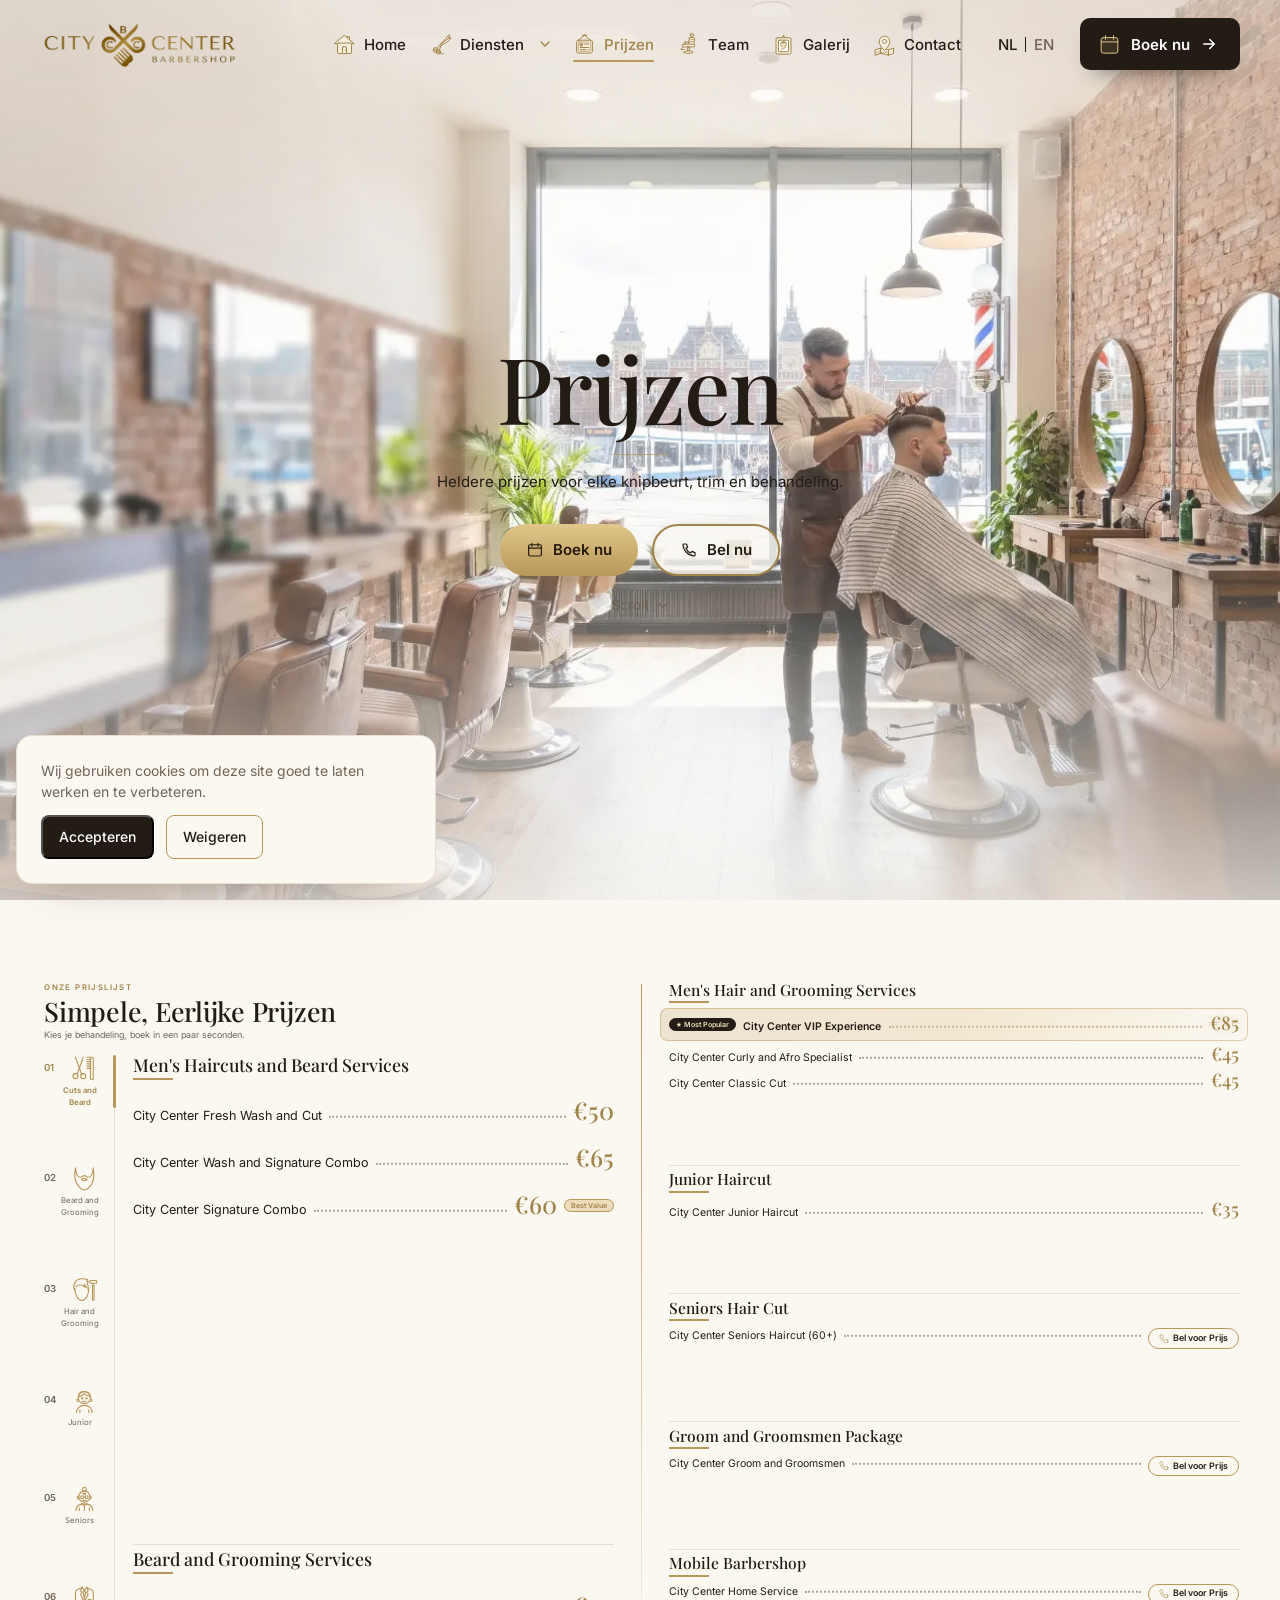
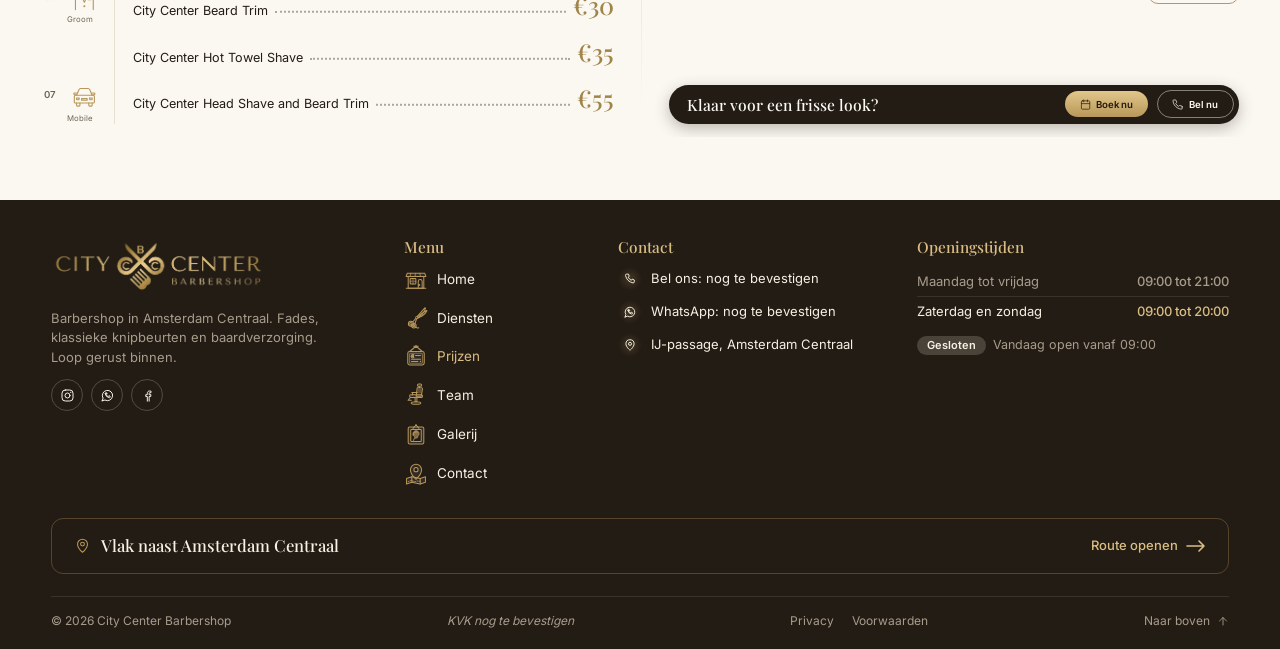
<file: prijzen/index.html>
<!DOCTYPE html>
<html lang="nl">
<head>
<meta charset="utf-8">
<meta name="viewport" content="width=device-width, initial-scale=1">
<meta name="robots" content="noindex">
<script>try{if(localStorage.getItem('ccb-theme')==='dark')document.documentElement.setAttribute('data-theme','dark')}catch(e){}</script>
<title>Prijzen | City Center Barbershop</title>
<meta name="description" content="City Center Barbershop, naast Amsterdam Centraal Station. Fades, klassieke knipbeurten en baardverzorging. Boek online of loop binnen.">
<link rel="canonical" href="https://www.citycenterbarbershop.example/prijzen/">
<link rel="alternate" hreflang="nl" href="https://www.citycenterbarbershop.example/prijzen/">
<link rel="alternate" hreflang="en" href="https://www.citycenterbarbershop.example/en/prices/">
<link rel="alternate" hreflang="x-default" href="https://www.citycenterbarbershop.example/prijzen/">
<link rel="preload" href="/assets/fonts/inter-latin.woff2" as="font" type="font/woff2" crossorigin>
<link rel="stylesheet" href="/assets/css/site.css?v=1793475230260">
</head>
<body>
<div id="ccb-root" data-hours='{"timezone":"Europe/Amsterdam","days":{"mon":{"open":"09:00","close":"21:00"},"tue":{"open":"09:00","close":"21:00"},"wed":{"open":"09:00","close":"21:00"},"thu":{"open":"09:00","close":"21:00"},"fri":{"open":"09:00","close":"21:00"},"sat":{"open":"09:00","close":"20:00"},"sun":{"open":"09:00","close":"20:00"}}}' data-site='{"phone":"TODO","phone_display":"TODO","whatsapp":"TODO","bookUrl":"https://www.fresha.com/","reviews_url":"TODO","maps_url":"TODO","address":"IJ-passage, Amsterdam Centraal","instagram_url":"TODO","facebook_url":"TODO","kvk":"TODO","contact_form_action":"TODO"}' data-status-open-until="Vandaag open tot {time}" data-status-opens-at="Vandaag open vanaf {time}" data-status-closed="Nu gesloten">
<!-- part: header -->
<header class="ccb-header">
  <a class="ccb-header__logo" href="/"><img src="/assets/img/logo/ccb-logo.webp" width="174" height="44" alt="City Center Barbershop, naar de homepage"></a>
  <nav class="ccb-header__nav" aria-label="Hoofdmenu">
    <ul class="ccb-nav">
      <li><a class="ccb-nav__link" href="/" aria-label="Home" data-track="nav_home">
        <svg class="ccb-nico i-home" viewBox="0 0 32 32" aria-hidden="true">
          <defs><mask id="ccb-m-home"><rect class="lvl" x="-2" y="-2" width="36" height="36" fill="#fff"></rect></mask></defs>
          <rect class="bd" x="19.4" y="5" width="3.6" height="6.4" rx=".6"></rect>
          <rect class="liq" mask="url(#ccb-m-home)" x="19.4" y="5" width="3.6" height="6.4" rx=".6"></rect>
          <rect class="ln" x="19.4" y="5" width="3.6" height="6.4" rx=".6" stroke-width="1.1"></rect>
          <g class="roof">
            <path class="bd" d="M16 3.6L29.4 14.8H2.6z"></path>
            <path class="liq" mask="url(#ccb-m-home)" d="M16 3.6L29.4 14.8H2.6z"></path>
            <path class="ln" d="M16 3.6L29.4 14.8H2.6z"></path>
          </g>
          <rect class="bd" x="6.2" y="14" width="19.6" height="14.6" rx="2"></rect>
          <rect class="liq" mask="url(#ccb-m-home)" x="6.2" y="14" width="19.6" height="14.6" rx="2"></rect>
          <rect class="ln" x="6.2" y="14" width="19.6" height="14.6" rx="2"></rect>
          <g class="door">
            <rect class="bd" x="13.2" y="19.2" width="5.6" height="9.4" rx="1"></rect>
            <rect class="ln" x="13.2" y="19.2" width="5.6" height="9.4" rx="1" stroke-width="1.1"></rect>
            <circle class="dot" cx="17.6" cy="24" r=".7"></circle>
          </g>
        </svg>
        <span class="ccb-roll" aria-hidden="true"><span class="l" data-l="H">H</span><span class="l" data-l="o">o</span><span class="l" data-l="m">m</span><span class="l" data-l="e">e</span></span>
      </a></li>
      <li class="ccb-nav__item ccb-nav__item--has-menu">
        <a class="ccb-nav__link" href="/diensten/" aria-label="Diensten" data-track="nav_services">
        <svg class="ccb-nico i-shears" viewBox="0 0 32 32" aria-hidden="true">
          <defs><mask id="ccb-m-shears"><rect class="lvl" x="-2" y="-2" width="36" height="36" fill="#fff"></rect></mask></defs>
          <g class="b">
            <path class="bd" d="M16.6 15.2L27.8 2.6c.4-.4 1-.1.9.4-.5 2.6-2.2 5.6-4.8 8.4l-6.2 5.2z"></path>
            <path class="liq" mask="url(#ccb-m-shears)" d="M16.6 15.2L27.8 2.6c.4-.4 1-.1.9.4-.5 2.6-2.2 5.6-4.8 8.4l-6.2 5.2z"></path>
            <path class="ln" d="M16.6 15.2L27.8 2.6c.4-.4 1-.1.9.4-.5 2.6-2.2 5.6-4.8 8.4l-6.2 5.2"></path>
            <path class="ln" d="M15.8 16.4l-4 4.6"></path>
            <circle class="bd" cx="9.2" cy="23.6" r="3.4"></circle><circle class="liq" mask="url(#ccb-m-shears)" cx="9.2" cy="23.6" r="3.4"></circle>
            <circle class="ln" cx="9.2" cy="23.6" r="3.4"></circle><circle class="ln" cx="9.2" cy="23.6" r="1.6"></circle>
          </g>
          <g class="a">
            <path class="bd" d="M16.6 15.2L29.6 6c.5-.3 1 .1.8.6-1 2.4-3.2 4.8-6.4 6.8l-6.6 3.2z"></path>
            <path class="liq" mask="url(#ccb-m-shears)" d="M16.6 15.2L29.6 6c.5-.3 1 .1.8.6-1 2.4-3.2 4.8-6.4 6.8l-6.6 3.2z"></path>
            <path class="ln" d="M16.6 15.2L29.6 6c.5-.3 1 .1.8.6-1 2.4-3.2 4.8-6.4 6.8l-6.6 3.2"></path>
            <path class="ln" d="M17 16.8l-2.6 6.8"></path>
            <circle class="bd" cx="13.2" cy="26.4" r="3"></circle><circle class="liq" mask="url(#ccb-m-shears)" cx="13.2" cy="26.4" r="3"></circle>
            <circle class="ln" cx="13.2" cy="26.4" r="3"></circle><circle class="ln" cx="13.2" cy="26.4" r="1.3"></circle>
            <path class="ln" d="M15.6 28.2c1.2 1 2.6 1.3 4 .8"></path>
          </g>
          <circle class="pivot" cx="16.6" cy="15.2" r="1.25"></circle>
          <path class="ln fx hair" d="M22.4 15.4c.9.5 1.3 1.3 1.1 2.3" stroke-width="1"></path>
          <path class="ln fx hair h2" d="M25 13.6c.6.7.7 1.5.3 2.3" stroke-width="1"></path>
        </svg>
        <span class="ccb-roll" aria-hidden="true"><span class="l" data-l="D">D</span><span class="l" data-l="i">i</span><span class="l" data-l="e">e</span><span class="l" data-l="n">n</span><span class="l" data-l="s">s</span><span class="l" data-l="t">t</span><span class="l" data-l="e">e</span><span class="l" data-l="n">n</span></span>
        </a>
        <button type="button" class="ccb-nav__caret" aria-expanded="false" aria-controls="ccb-services-menu" aria-label="Toon alle diensten">
          <svg viewBox="0 0 24 24" aria-hidden="true"><path d="M6 9l6 6 6-6"></path></svg>
        </button>
        <div class="ccb-nav__menu" id="ccb-services-menu" hidden>
          <ul>
            <li><a href="/diensten/#mens-haircut" data-filter="mens-haircut"><img src="/assets/img/icons/services/mens-haircut.png" width="35" height="31" alt="" loading="lazy" decoding="async"><span>Heren knipbeurt</span></a></li>
            <li><a href="/diensten/#beard-grooming" data-filter="beard-grooming"><img src="/assets/img/icons/services/beard-grooming.png" width="35" height="31" alt="" loading="lazy" decoding="async"><span>Baardverzorging</span></a></li>
            <li><a href="/diensten/#childrens-haircut" data-filter="childrens-haircut"><img src="/assets/img/icons/services/childrens-haircut.png" width="32" height="31" alt="" loading="lazy" decoding="async"><span>Kinderknipbeurt</span></a></li>
            <li><a href="/diensten/#groom-groomsmen" data-filter="groom-groomsmen"><img src="/assets/img/icons/services/groom-groomsmen.png" width="34" height="31" alt="" loading="lazy" decoding="async"><span>Bruidegom en getuigen</span></a></li>
            <li><a href="/diensten/#mens-hair-grooming" data-filter="mens-hair-grooming"><img src="/assets/img/icons/services/mens-hair-grooming.png" width="34" height="31" alt="" loading="lazy" decoding="async"><span>Heren haarverzorging</span></a></li>
            <li><a href="/diensten/#women-treatment" data-filter="women-treatment"><img src="/assets/img/icons/services/women-treatment.png" width="35" height="31" alt="" loading="lazy" decoding="async"><span>Dames behandeling</span></a></li>
            <li><a href="/diensten/#senior-barber" data-filter="senior-barber"><img src="/assets/img/icons/services/senior-barber.png" width="34" height="31" alt="" loading="lazy" decoding="async"><span>Senior barber service</span></a></li>
            <li><a href="/diensten/#mobile-barbershop" data-filter="mobile-barbershop"><img src="/assets/img/icons/services/mobile-barbershop.png" width="35" height="31" alt="" loading="lazy" decoding="async"><span>Mobiele barbershop</span></a></li>
          </ul>
          <a class="ccb-nav__menu-all" href="/diensten/">Bekijk alle diensten<svg viewBox="0 0 24 24" aria-hidden="true"><path d="M5 12h14M13 6l6 6-6 6"></path></svg></a>
        </div>
      </li>
      <li><a class="ccb-nav__link" href="/prijzen/" aria-label="Prijzen" data-track="nav_prices" aria-current="page">
        <svg class="ccb-nico i-board" viewBox="0 0 32 32" aria-hidden="true">
          <defs><mask id="ccb-m-board"><rect class="lvl" x="-2" y="-2" width="36" height="36" fill="#fff"></rect></mask></defs>
          <path class="ln" d="M13 3h6"></path><circle class="dot" cx="16" cy="3" r="1.2"></circle>
          <g class="swing">
            <path class="ln" d="M16 3L7.6 10M16 3l8.4 7" stroke-width="1.1"></path>
            <rect class="bd" x="5" y="10" width="22" height="18" rx="2.6"></rect>
            <rect class="liq" mask="url(#ccb-m-board)" x="5" y="10" width="22" height="18" rx="2.6"></rect>
            <rect class="ln" x="5" y="10" width="22" height="18" rx="2.6"></rect>
            <rect class="ln" x="7.4" y="12.4" width="17.2" height="13.2" rx="1.4" stroke-width=".8" opacity=".6"></rect>
            <path class="ln" d="M13.2 14.6a2.2 2.2 0 1 0 0 3.2M10.2 15.6h2.6M10.2 16.8h2.6" stroke-width="1"></path>
            <path class="ln row-ln" d="M15.4 15.4h6.6"></path>
            <path class="ln row-ln r2" d="M10 20.2h12"></path>
            <path class="ln row-ln r3" d="M10 23.2h8.4"></path>
            <circle class="dot" cx="22" cy="23.2" r=".9"></circle>
          </g>
        </svg>
        <span class="ccb-roll" aria-hidden="true"><span class="l" data-l="P">P</span><span class="l" data-l="r">r</span><span class="l" data-l="i">i</span><span class="l" data-l="j">j</span><span class="l" data-l="z">z</span><span class="l" data-l="e">e</span><span class="l" data-l="n">n</span></span>
      </a></li>
      <li><a class="ccb-nav__link" href="/team/" aria-label="Team" data-track="nav_team">
        <svg class="ccb-nico i-chair" viewBox="0 0 32 32" aria-hidden="true">
          <defs><mask id="ccb-m-chair"><rect class="lvl" x="-2" y="-2" width="36" height="36" fill="#fff"></rect></mask></defs>
          <g class="top">
            <path class="ln" d="M20.6 6.4V4.2"></path>
            <rect class="bd" x="18" y="1.4" width="5.6" height="3" rx="1.5"></rect><rect class="liq" mask="url(#ccb-m-chair)" x="18" y="1.4" width="5.6" height="3" rx="1.5"></rect>
            <rect class="ln" x="18" y="1.4" width="5.6" height="3" rx="1.5"></rect>
            <path class="bd" d="M17.6 6.4h5.6c1 0 1.6.8 1.4 1.8l-1.6 9.4h-6.8z"></path>
            <path class="liq" mask="url(#ccb-m-chair)" d="M17.6 6.4h5.6c1 0 1.6.8 1.4 1.8l-1.6 9.4h-6.8z"></path>
            <path class="ln" d="M17.6 6.4h5.6c1 0 1.6.8 1.4 1.8l-1.6 9.4h-6.8z"></path>
            <path class="ln" d="M19 9.2h3.8M18.6 12h3.8" stroke-width=".8" opacity=".7"></path>
            <path class="bd" d="M8.6 15.6h14.6c.8 0 1.4.6 1.4 1.4v1c0 .8-.6 1.4-1.4 1.4H9.2c-.9 0-1.6-.7-1.6-1.6v-.6c0-.9.4-1.6 1-1.6z"></path>
            <path class="liq" mask="url(#ccb-m-chair)" d="M8.6 15.6h14.6c.8 0 1.4.6 1.4 1.4v1c0 .8-.6 1.4-1.4 1.4H9.2c-.9 0-1.6-.7-1.6-1.6v-.6c0-.9.4-1.6 1-1.6z"></path>
            <path class="ln" d="M8.6 15.6h14.6c.8 0 1.4.6 1.4 1.4v1c0 .8-.6 1.4-1.4 1.4H9.2c-.9 0-1.6-.7-1.6-1.6v-.6c0-.9.4-1.6 1-1.6z"></path>
            <path class="ln" d="M10.4 12.6h7.4M11.4 12.6v3"></path>
            <path class="ln" d="M8.4 19.4l-3 3.6h4.4"></path>
          </g>
          <rect class="ln col" x="14.8" y="19.4" width="2.4" height="5.6" rx=".6"></rect>
          <path class="bd" d="M9.6 26.6c0-1 2.9-1.6 6.4-1.6s6.4.6 6.4 1.6-2.9 1.8-6.4 1.8-6.4-.8-6.4-1.8z"></path>
          <path class="ln" d="M9.6 26.6c0-1 2.9-1.6 6.4-1.6s6.4.6 6.4 1.6-2.9 1.8-6.4 1.8-6.4-.8-6.4-1.8z"></path>
        </svg>
        <span class="ccb-roll" aria-hidden="true"><span class="l" data-l="T">T</span><span class="l" data-l="e">e</span><span class="l" data-l="a">a</span><span class="l" data-l="m">m</span></span>
      </a></li>
      <li><a class="ccb-nav__link" href="/galerij/" aria-label="Galerij" data-track="nav_gallery">
        <svg class="ccb-nico i-frame" viewBox="0 0 32 32" aria-hidden="true">
          <defs>
            <mask id="ccb-m-frame"><rect class="lvl" x="-2" y="-2" width="36" height="36" fill="#fff"></rect></mask>
            <clipPath id="ccb-c-glass"><rect x="9" y="10" width="14" height="16" rx="1"></rect></clipPath>
          </defs>
          <path class="ln" d="M12 8.4L16 4l4 4.4" stroke-width="1.1"></path><circle class="dot" cx="16" cy="4" r="1.1"></circle>
          <g class="tilt">
            <rect class="bd" x="5.6" y="6.6" width="20.8" height="22.8" rx="2"></rect>
            <rect class="liq" mask="url(#ccb-m-frame)" x="5.6" y="6.6" width="20.8" height="22.8" rx="2"></rect>
            <rect class="ln" x="5.6" y="6.6" width="20.8" height="22.8" rx="2"></rect>
            <rect class="glass" x="9" y="10" width="14" height="16" rx="1"></rect>
            <rect class="ln" x="9" y="10" width="14" height="16" rx="1" stroke-width="1"></rect>
            <g clip-path="url(#ccb-c-glass)">
              <path class="face" d="M12.2 26c.4-3 2-4.6 4-4.6 1.4 0 2.3-.6 2.3-1.8v-1.2c1-.4 1.6-1.4 1.6-2.8 0-2.6-1.8-4-4-4-2.4 0-4 1.8-4 4.2 0 1.6.6 2.6 1.6 3.2v.8"></path>
              <path class="hairtop" d="M12.2 14.6c.8-1.8 2.4-2.6 4.2-2.4 1.4.2 2.6.9 3 2-1.6-.4-3.2-.3-4.6.2"></path>
              <rect class="shine" x="9" y="8" width="3" height="22" transform="skewX(-20)"></rect>
            </g>
          </g>
        </svg>
        <span class="ccb-roll" aria-hidden="true"><span class="l" data-l="G">G</span><span class="l" data-l="a">a</span><span class="l" data-l="l">l</span><span class="l" data-l="e">e</span><span class="l" data-l="r">r</span><span class="l" data-l="i">i</span><span class="l" data-l="j">j</span></span>
      </a></li>
      <li><a class="ccb-nav__link" href="/contact/" aria-label="Contact" data-track="nav_contact">
        <svg class="ccb-nico i-pin" viewBox="0 0 32 32" aria-hidden="true">
          <defs><mask id="ccb-m-pin"><rect class="lvl" x="-2" y="-2" width="36" height="36" fill="#fff"></rect></mask></defs>
          <g class="map">
            <path class="bd" d="M3.4 23.4l7-2.4 11.2 2.4 7-2.4v7.4l-7 2.4-11.2-2.4-7 2.4z"></path>
            <path class="ln" d="M3.4 23.4l7-2.4 11.2 2.4 7-2.4v7.4l-7 2.4-11.2-2.4-7 2.4z"></path>
            <path class="ln" d="M10.4 21v7.4M21.6 23.4v7.4" stroke-width="1"></path>
            <path class="ln" d="M5.6 27.4c2-.6 3-1.8 5-1.2s3.6 1.6 6 .8 3.6-.2 5.6.6" stroke-width=".8" stroke-dasharray="1.4 1.6" opacity=".8"></path>
          </g>
          <circle class="ln fx ring" cx="16" cy="11" r="4.2" stroke-width="1"></circle>
          <g class="pin">
            <path class="bd" d="M16 24.4s7.4-6.6 7.4-12.6a7.4 7.4 0 0 0-14.8 0c0 6 7.4 12.6 7.4 12.6z"></path>
            <path class="liq" mask="url(#ccb-m-pin)" d="M16 24.4s7.4-6.6 7.4-12.6a7.4 7.4 0 0 0-14.8 0c0 6 7.4 12.6 7.4 12.6z"></path>
            <path class="ln" d="M16 24.4s7.4-6.6 7.4-12.6a7.4 7.4 0 0 0-14.8 0c0 6 7.4 12.6 7.4 12.6z"></path>
            <circle class="glass" cx="16" cy="11.6" r="2.8"></circle><circle class="ln" cx="16" cy="11.6" r="2.8"></circle>
          </g>
        </svg>
        <span class="ccb-roll" aria-hidden="true"><span class="l" data-l="C">C</span><span class="l" data-l="o">o</span><span class="l" data-l="n">n</span><span class="l" data-l="t">t</span><span class="l" data-l="a">a</span><span class="l" data-l="c">c</span><span class="l" data-l="t">t</span></span>
      </a></li>
    </ul>
  </nav>
  <div class="ccb-header__lang" role="group" aria-label="Taal">
    <a href="/prijzen/" hreflang="nl" lang="nl" aria-current="true">NL</a>
    <a href="/en/prices/" hreflang="en" lang="en">EN</a>
  </div>
  <a class="ccb-book" href="https://www.fresha.com/" data-book-link aria-label="Boek nu" data-track="book_header">
    <svg class="ccb-nico i-cal" viewBox="0 0 32 32" aria-hidden="true">
      <defs><mask id="ccb-m-cal"><rect class="lvl" x="-2" y="-2" width="36" height="36" fill="#fff"></rect></mask></defs>
      <rect class="bd" x="4.4" y="6.4" width="23.2" height="21.6" rx="3"></rect>
      <rect class="liq" mask="url(#ccb-m-cal)" x="4.4" y="6.4" width="23.2" height="21.6" rx="3" opacity=".35"></rect>
      <rect class="ln" x="4.4" y="6.4" width="23.2" height="21.6" rx="3"></rect>
      <path class="ln" d="M10.4 3.6v5.2M21.6 3.6v5.2"></path>
      <path class="ln page" d="M4.4 12.4h23.2"></path>
      <path class="ln tick" d="M11.4 19.8l3.2 3.2 6.2-6.4" stroke-width="1.8"></path>
    </svg>
    <span aria-hidden="true">Boek nu</span>
    <svg class="arrow" viewBox="0 0 24 24" aria-hidden="true"><path d="M5 12h14M13 6l6 6-6 6"></path></svg>
  </a>
<button class="ccb-burger" type="button" aria-expanded="false" aria-controls="ccb-drawer" aria-label="Menu openen">
    <svg viewBox="0 0 24 24" aria-hidden="true"><path class="ccb-burger__a" d="M4 7h16"></path><path class="ccb-burger__b" d="M4 12h16"></path><path class="ccb-burger__c" d="M4 17h16"></path></svg>
  </button>
</header>

<!-- part: drawer (tablet + phone) -->
<div class="ccb-drawer" id="ccb-drawer" hidden>
  <button class="ccb-drawer__backdrop" type="button" tabindex="-1" aria-label="Menu sluiten" data-drawer-close></button>
  <div class="ccb-drawer__panel" role="dialog" aria-modal="true" aria-label="Hoofdmenu">
    <div class="ccb-drawer__head">
      <a class="ccb-drawer__logo" href="/"><img src="/assets/img/logo/ccb-logo.webp" width="158" height="40" alt="City Center Barbershop, naar de homepage"></a>
      <button class="ccb-drawer__close" type="button" aria-label="Menu sluiten" data-drawer-close>
        <svg viewBox="0 0 24 24" aria-hidden="true"><path d="M6 6l12 12M18 6L6 18"></path></svg>
      </button>
    </div>
    <nav class="ccb-drawer__nav" aria-label="Hoofdmenu">
    <ul class="ccb-nav">
      <li><a class="ccb-nav__link" href="/" aria-label="Home" data-track="drawer_home">
        <svg class="ccb-nico i-home" viewBox="0 0 32 32" aria-hidden="true">
          <defs><mask id="ccb-dm-home"><rect class="lvl" x="-2" y="-2" width="36" height="36" fill="#fff"></rect></mask></defs>
          <rect class="bd" x="19.4" y="5" width="3.6" height="6.4" rx=".6"></rect>
          <rect class="liq" mask="url(#ccb-dm-home)" x="19.4" y="5" width="3.6" height="6.4" rx=".6"></rect>
          <rect class="ln" x="19.4" y="5" width="3.6" height="6.4" rx=".6" stroke-width="1.1"></rect>
          <g class="roof">
            <path class="bd" d="M16 3.6L29.4 14.8H2.6z"></path>
            <path class="liq" mask="url(#ccb-dm-home)" d="M16 3.6L29.4 14.8H2.6z"></path>
            <path class="ln" d="M16 3.6L29.4 14.8H2.6z"></path>
          </g>
          <rect class="bd" x="6.2" y="14" width="19.6" height="14.6" rx="2"></rect>
          <rect class="liq" mask="url(#ccb-dm-home)" x="6.2" y="14" width="19.6" height="14.6" rx="2"></rect>
          <rect class="ln" x="6.2" y="14" width="19.6" height="14.6" rx="2"></rect>
          <g class="door">
            <rect class="bd" x="13.2" y="19.2" width="5.6" height="9.4" rx="1"></rect>
            <rect class="ln" x="13.2" y="19.2" width="5.6" height="9.4" rx="1" stroke-width="1.1"></rect>
            <circle class="dot" cx="17.6" cy="24" r=".7"></circle>
          </g>
        </svg>
        <span class="ccb-roll" aria-hidden="true"><span class="l" data-l="H">H</span><span class="l" data-l="o">o</span><span class="l" data-l="m">m</span><span class="l" data-l="e">e</span></span>
        <svg class="ccb-drawer__chev" viewBox="0 0 24 24" aria-hidden="true"><path d="M9 6l6 6-6 6"></path></svg>
      </a></li>
      <li class="ccb-nav__item ccb-nav__item--has-menu">
        <div class="ccb-drawer__link-row">
        <a class="ccb-nav__link" href="/diensten/" aria-label="Diensten" data-track="drawer_services">
        <svg class="ccb-nico i-shears" viewBox="0 0 32 32" aria-hidden="true">
          <defs><mask id="ccb-dm-shears"><rect class="lvl" x="-2" y="-2" width="36" height="36" fill="#fff"></rect></mask></defs>
          <g class="b">
            <path class="bd" d="M16.6 15.2L27.8 2.6c.4-.4 1-.1.9.4-.5 2.6-2.2 5.6-4.8 8.4l-6.2 5.2z"></path>
            <path class="liq" mask="url(#ccb-dm-shears)" d="M16.6 15.2L27.8 2.6c.4-.4 1-.1.9.4-.5 2.6-2.2 5.6-4.8 8.4l-6.2 5.2z"></path>
            <path class="ln" d="M16.6 15.2L27.8 2.6c.4-.4 1-.1.9.4-.5 2.6-2.2 5.6-4.8 8.4l-6.2 5.2"></path>
            <path class="ln" d="M15.8 16.4l-4 4.6"></path>
            <circle class="bd" cx="9.2" cy="23.6" r="3.4"></circle><circle class="liq" mask="url(#ccb-dm-shears)" cx="9.2" cy="23.6" r="3.4"></circle>
            <circle class="ln" cx="9.2" cy="23.6" r="3.4"></circle><circle class="ln" cx="9.2" cy="23.6" r="1.6"></circle>
          </g>
          <g class="a">
            <path class="bd" d="M16.6 15.2L29.6 6c.5-.3 1 .1.8.6-1 2.4-3.2 4.8-6.4 6.8l-6.6 3.2z"></path>
            <path class="liq" mask="url(#ccb-dm-shears)" d="M16.6 15.2L29.6 6c.5-.3 1 .1.8.6-1 2.4-3.2 4.8-6.4 6.8l-6.6 3.2z"></path>
            <path class="ln" d="M16.6 15.2L29.6 6c.5-.3 1 .1.8.6-1 2.4-3.2 4.8-6.4 6.8l-6.6 3.2"></path>
            <path class="ln" d="M17 16.8l-2.6 6.8"></path>
            <circle class="bd" cx="13.2" cy="26.4" r="3"></circle><circle class="liq" mask="url(#ccb-dm-shears)" cx="13.2" cy="26.4" r="3"></circle>
            <circle class="ln" cx="13.2" cy="26.4" r="3"></circle><circle class="ln" cx="13.2" cy="26.4" r="1.3"></circle>
            <path class="ln" d="M15.6 28.2c1.2 1 2.6 1.3 4 .8"></path>
          </g>
          <circle class="pivot" cx="16.6" cy="15.2" r="1.25"></circle>
          <path class="ln fx hair" d="M22.4 15.4c.9.5 1.3 1.3 1.1 2.3" stroke-width="1"></path>
          <path class="ln fx hair h2" d="M25 13.6c.6.7.7 1.5.3 2.3" stroke-width="1"></path>
        </svg>
        <span class="ccb-roll" aria-hidden="true"><span class="l" data-l="D">D</span><span class="l" data-l="i">i</span><span class="l" data-l="e">e</span><span class="l" data-l="n">n</span><span class="l" data-l="s">s</span><span class="l" data-l="t">t</span><span class="l" data-l="e">e</span><span class="l" data-l="n">n</span></span>
        </a>
        <button type="button" class="ccb-drawer__subtoggle" aria-expanded="false" aria-controls="ccb-drawer-services-menu" aria-label="Toon alle diensten">
          <svg class="ccb-drawer__chev" viewBox="0 0 24 24" aria-hidden="true"><path d="M9 6l6 6-6 6"></path></svg>
        </button>
        </div>
        <ul class="ccb-drawer__submenu" id="ccb-drawer-services-menu" hidden>
          <li><a href="/diensten/#mens-haircut" data-filter="mens-haircut" data-track="drawer_service_mens_haircut"><img src="/assets/img/icons/services/mens-haircut.png" width="35" height="31" alt="" loading="lazy" decoding="async"><span>Heren knipbeurt</span></a></li>
          <li><a href="/diensten/#beard-grooming" data-filter="beard-grooming" data-track="drawer_service_beard_grooming"><img src="/assets/img/icons/services/beard-grooming.png" width="35" height="31" alt="" loading="lazy" decoding="async"><span>Baardverzorging</span></a></li>
          <li><a href="/diensten/#childrens-haircut" data-filter="childrens-haircut" data-track="drawer_service_childrens_haircut"><img src="/assets/img/icons/services/childrens-haircut.png" width="32" height="31" alt="" loading="lazy" decoding="async"><span>Kinderknipbeurt</span></a></li>
          <li><a href="/diensten/#groom-groomsmen" data-filter="groom-groomsmen" data-track="drawer_service_groom_groomsmen"><img src="/assets/img/icons/services/groom-groomsmen.png" width="34" height="31" alt="" loading="lazy" decoding="async"><span>Bruidegom en getuigen</span></a></li>
          <li><a href="/diensten/#mens-hair-grooming" data-filter="mens-hair-grooming" data-track="drawer_service_mens_hair_grooming"><img src="/assets/img/icons/services/mens-hair-grooming.png" width="34" height="31" alt="" loading="lazy" decoding="async"><span>Heren haarverzorging</span></a></li>
          <li><a href="/diensten/#women-treatment" data-filter="women-treatment" data-track="drawer_service_women_treatment"><img src="/assets/img/icons/services/women-treatment.png" width="35" height="31" alt="" loading="lazy" decoding="async"><span>Dames behandeling</span></a></li>
          <li><a href="/diensten/#senior-barber" data-filter="senior-barber" data-track="drawer_service_senior_barber"><img src="/assets/img/icons/services/senior-barber.png" width="34" height="31" alt="" loading="lazy" decoding="async"><span>Senior barber service</span></a></li>
          <li><a href="/diensten/#mobile-barbershop" data-filter="mobile-barbershop" data-track="drawer_service_mobile_barbershop"><img src="/assets/img/icons/services/mobile-barbershop.png" width="35" height="31" alt="" loading="lazy" decoding="async"><span>Mobiele barbershop</span></a></li>
        </ul>
      </li>
      <li><a class="ccb-nav__link" href="/prijzen/" aria-label="Prijzen" data-track="drawer_prices">
        <svg class="ccb-nico i-board" viewBox="0 0 32 32" aria-hidden="true">
          <defs><mask id="ccb-dm-board"><rect class="lvl" x="-2" y="-2" width="36" height="36" fill="#fff"></rect></mask></defs>
          <path class="ln" d="M13 3h6"></path><circle class="dot" cx="16" cy="3" r="1.2"></circle>
          <g class="swing">
            <path class="ln" d="M16 3L7.6 10M16 3l8.4 7" stroke-width="1.1"></path>
            <rect class="bd" x="5" y="10" width="22" height="18" rx="2.6"></rect>
            <rect class="liq" mask="url(#ccb-dm-board)" x="5" y="10" width="22" height="18" rx="2.6"></rect>
            <rect class="ln" x="5" y="10" width="22" height="18" rx="2.6"></rect>
            <rect class="ln" x="7.4" y="12.4" width="17.2" height="13.2" rx="1.4" stroke-width=".8" opacity=".6"></rect>
            <path class="ln" d="M13.2 14.6a2.2 2.2 0 1 0 0 3.2M10.2 15.6h2.6M10.2 16.8h2.6" stroke-width="1"></path>
            <path class="ln row-ln" d="M15.4 15.4h6.6"></path>
            <path class="ln row-ln r2" d="M10 20.2h12"></path>
            <path class="ln row-ln r3" d="M10 23.2h8.4"></path>
            <circle class="dot" cx="22" cy="23.2" r=".9"></circle>
          </g>
        </svg>
        <span class="ccb-roll" aria-hidden="true"><span class="l" data-l="P">P</span><span class="l" data-l="r">r</span><span class="l" data-l="i">i</span><span class="l" data-l="j">j</span><span class="l" data-l="z">z</span><span class="l" data-l="e">e</span><span class="l" data-l="n">n</span></span>
        <svg class="ccb-drawer__chev" viewBox="0 0 24 24" aria-hidden="true"><path d="M9 6l6 6-6 6"></path></svg>
      </a></li>
      <li><a class="ccb-nav__link" href="/team/" aria-label="Team" data-track="drawer_team">
        <svg class="ccb-nico i-chair" viewBox="0 0 32 32" aria-hidden="true">
          <defs><mask id="ccb-dm-chair"><rect class="lvl" x="-2" y="-2" width="36" height="36" fill="#fff"></rect></mask></defs>
          <g class="top">
            <path class="ln" d="M20.6 6.4V4.2"></path>
            <rect class="bd" x="18" y="1.4" width="5.6" height="3" rx="1.5"></rect><rect class="liq" mask="url(#ccb-dm-chair)" x="18" y="1.4" width="5.6" height="3" rx="1.5"></rect>
            <rect class="ln" x="18" y="1.4" width="5.6" height="3" rx="1.5"></rect>
            <path class="bd" d="M17.6 6.4h5.6c1 0 1.6.8 1.4 1.8l-1.6 9.4h-6.8z"></path>
            <path class="liq" mask="url(#ccb-dm-chair)" d="M17.6 6.4h5.6c1 0 1.6.8 1.4 1.8l-1.6 9.4h-6.8z"></path>
            <path class="ln" d="M17.6 6.4h5.6c1 0 1.6.8 1.4 1.8l-1.6 9.4h-6.8z"></path>
            <path class="ln" d="M19 9.2h3.8M18.6 12h3.8" stroke-width=".8" opacity=".7"></path>
            <path class="bd" d="M8.6 15.6h14.6c.8 0 1.4.6 1.4 1.4v1c0 .8-.6 1.4-1.4 1.4H9.2c-.9 0-1.6-.7-1.6-1.6v-.6c0-.9.4-1.6 1-1.6z"></path>
            <path class="liq" mask="url(#ccb-dm-chair)" d="M8.6 15.6h14.6c.8 0 1.4.6 1.4 1.4v1c0 .8-.6 1.4-1.4 1.4H9.2c-.9 0-1.6-.7-1.6-1.6v-.6c0-.9.4-1.6 1-1.6z"></path>
            <path class="ln" d="M8.6 15.6h14.6c.8 0 1.4.6 1.4 1.4v1c0 .8-.6 1.4-1.4 1.4H9.2c-.9 0-1.6-.7-1.6-1.6v-.6c0-.9.4-1.6 1-1.6z"></path>
            <path class="ln" d="M10.4 12.6h7.4M11.4 12.6v3"></path>
            <path class="ln" d="M8.4 19.4l-3 3.6h4.4"></path>
          </g>
          <rect class="ln col" x="14.8" y="19.4" width="2.4" height="5.6" rx=".6"></rect>
          <path class="bd" d="M9.6 26.6c0-1 2.9-1.6 6.4-1.6s6.4.6 6.4 1.6-2.9 1.8-6.4 1.8-6.4-.8-6.4-1.8z"></path>
          <path class="ln" d="M9.6 26.6c0-1 2.9-1.6 6.4-1.6s6.4.6 6.4 1.6-2.9 1.8-6.4 1.8-6.4-.8-6.4-1.8z"></path>
        </svg>
        <span class="ccb-roll" aria-hidden="true"><span class="l" data-l="T">T</span><span class="l" data-l="e">e</span><span class="l" data-l="a">a</span><span class="l" data-l="m">m</span></span>
        <svg class="ccb-drawer__chev" viewBox="0 0 24 24" aria-hidden="true"><path d="M9 6l6 6-6 6"></path></svg>
      </a></li>
      <li><a class="ccb-nav__link" href="/galerij/" aria-label="Galerij" data-track="drawer_gallery">
        <svg class="ccb-nico i-frame" viewBox="0 0 32 32" aria-hidden="true">
          <defs>
            <mask id="ccb-dm-frame"><rect class="lvl" x="-2" y="-2" width="36" height="36" fill="#fff"></rect></mask>
            <clipPath id="ccb-dc-glass"><rect x="9" y="10" width="14" height="16" rx="1"></rect></clipPath>
          </defs>
          <path class="ln" d="M12 8.4L16 4l4 4.4" stroke-width="1.1"></path><circle class="dot" cx="16" cy="4" r="1.1"></circle>
          <g class="tilt">
            <rect class="bd" x="5.6" y="6.6" width="20.8" height="22.8" rx="2"></rect>
            <rect class="liq" mask="url(#ccb-dm-frame)" x="5.6" y="6.6" width="20.8" height="22.8" rx="2"></rect>
            <rect class="ln" x="5.6" y="6.6" width="20.8" height="22.8" rx="2"></rect>
            <rect class="glass" x="9" y="10" width="14" height="16" rx="1"></rect>
            <rect class="ln" x="9" y="10" width="14" height="16" rx="1" stroke-width="1"></rect>
            <g clip-path="url(#ccb-dc-glass)">
              <path class="face" d="M12.2 26c.4-3 2-4.6 4-4.6 1.4 0 2.3-.6 2.3-1.8v-1.2c1-.4 1.6-1.4 1.6-2.8 0-2.6-1.8-4-4-4-2.4 0-4 1.8-4 4.2 0 1.6.6 2.6 1.6 3.2v.8"></path>
              <path class="hairtop" d="M12.2 14.6c.8-1.8 2.4-2.6 4.2-2.4 1.4.2 2.6.9 3 2-1.6-.4-3.2-.3-4.6.2"></path>
              <rect class="shine" x="9" y="8" width="3" height="22" transform="skewX(-20)"></rect>
            </g>
          </g>
        </svg>
        <span class="ccb-roll" aria-hidden="true"><span class="l" data-l="G">G</span><span class="l" data-l="a">a</span><span class="l" data-l="l">l</span><span class="l" data-l="e">e</span><span class="l" data-l="r">r</span><span class="l" data-l="i">i</span><span class="l" data-l="j">j</span></span>
        <svg class="ccb-drawer__chev" viewBox="0 0 24 24" aria-hidden="true"><path d="M9 6l6 6-6 6"></path></svg>
      </a></li>
      <li><a class="ccb-nav__link" href="/contact/" aria-label="Contact" data-track="drawer_contact">
        <svg class="ccb-nico i-pin" viewBox="0 0 32 32" aria-hidden="true">
          <defs><mask id="ccb-dm-pin"><rect class="lvl" x="-2" y="-2" width="36" height="36" fill="#fff"></rect></mask></defs>
          <g class="map">
            <path class="bd" d="M3.4 23.4l7-2.4 11.2 2.4 7-2.4v7.4l-7 2.4-11.2-2.4-7 2.4z"></path>
            <path class="ln" d="M3.4 23.4l7-2.4 11.2 2.4 7-2.4v7.4l-7 2.4-11.2-2.4-7 2.4z"></path>
            <path class="ln" d="M10.4 21v7.4M21.6 23.4v7.4" stroke-width="1"></path>
            <path class="ln" d="M5.6 27.4c2-.6 3-1.8 5-1.2s3.6 1.6 6 .8 3.6-.2 5.6.6" stroke-width=".8" stroke-dasharray="1.4 1.6" opacity=".8"></path>
          </g>
          <circle class="ln fx ring" cx="16" cy="11" r="4.2" stroke-width="1"></circle>
          <g class="pin">
            <path class="bd" d="M16 24.4s7.4-6.6 7.4-12.6a7.4 7.4 0 0 0-14.8 0c0 6 7.4 12.6 7.4 12.6z"></path>
            <path class="liq" mask="url(#ccb-dm-pin)" d="M16 24.4s7.4-6.6 7.4-12.6a7.4 7.4 0 0 0-14.8 0c0 6 7.4 12.6 7.4 12.6z"></path>
            <path class="ln" d="M16 24.4s7.4-6.6 7.4-12.6a7.4 7.4 0 0 0-14.8 0c0 6 7.4 12.6 7.4 12.6z"></path>
            <circle class="glass" cx="16" cy="11.6" r="2.8"></circle><circle class="ln" cx="16" cy="11.6" r="2.8"></circle>
          </g>
        </svg>
        <span class="ccb-roll" aria-hidden="true"><span class="l" data-l="C">C</span><span class="l" data-l="o">o</span><span class="l" data-l="n">n</span><span class="l" data-l="t">t</span><span class="l" data-l="a">a</span><span class="l" data-l="c">c</span><span class="l" data-l="t">t</span></span>
        <svg class="ccb-drawer__chev" viewBox="0 0 24 24" aria-hidden="true"><path d="M9 6l6 6-6 6"></path></svg>
      </a></li>
    </ul>
    </nav>
    <div class="ccb-drawer__foot">
      <p class="ccb-drawer__status"><svg class="ccb-ico" viewBox="0 0 24 24" aria-hidden="true"><circle cx="12" cy="12" r="8.5"></circle><path d="M12 7.5V12l3 2"></path></svg><span data-status-text>Vandaag open tot 21:00</span><span data-live hidden class="ccb-hero__live" aria-hidden="true"></span></p>
      <a class="ccb-book ccb-drawer__book" href="https://www.fresha.com/" data-book-link data-track="book_drawer">
        <svg class="ccb-nico i-cal" viewBox="0 0 32 32" aria-hidden="true">
          <defs><mask id="ccb-dm-cal"><rect class="lvl" x="-2" y="-2" width="36" height="36" fill="#fff"></rect></mask></defs>
          <rect class="bd" x="4.4" y="6.4" width="23.2" height="21.6" rx="3"></rect>
          <rect class="liq" mask="url(#ccb-dm-cal)" x="4.4" y="6.4" width="23.2" height="21.6" rx="3" opacity=".35"></rect>
          <rect class="ln" x="4.4" y="6.4" width="23.2" height="21.6" rx="3"></rect>
          <path class="ln" d="M10.4 3.6v5.2M21.6 3.6v5.2"></path>
          <path class="ln page" d="M4.4 12.4h23.2"></path>
          <path class="ln tick" d="M11.4 19.8l3.2 3.2 6.2-6.4" stroke-width="1.8"></path>
        </svg>
        <span>Boek nu</span>
        <svg class="arrow" viewBox="0 0 24 24" aria-hidden="true"><path d="M5 12h14M13 6l6 6-6 6"></path></svg>
      </a>
      <div class="ccb-drawer__row">
        <a class="ccb-btn ccb-btn--secondary" href="tel:TODO" data-track="call_drawer"><svg class="ccb-ico" viewBox="0 0 24 24" aria-hidden="true"><path d="M5 4h3.5l1.7 4.3-2.2 1.4a11 11 0 0 0 6.3 6.3l1.4-2.2L20 15.5V19a1 1 0 0 1-1 1A16 16 0 0 1 4 5a1 1 0 0 1 1-1z"></path></svg><span>Bel</span></a>
        <a class="ccb-btn ccb-btn--secondary" href="https://wa.me/TODO" data-track="whatsapp_drawer"><svg class="ccb-ico" viewBox="0 0 24 24" aria-hidden="true"><path d="M4 20l1.2-4.1A8.2 8.2 0 1 1 8.4 19z"></path><path d="M9.2 8.6c.3 2.6 2.3 4.9 5.2 5.6l1.2-1.3-1.8-1-.8.8a4.8 4.8 0 0 1-2.2-2.2l.8-.8-1-1.8z"></path></svg><span>WhatsApp</span></a>
      </div>
    </div>
  </div>
</div>

<main>
<section class="ccb-page-hero">
  <div class="ccb-page-hero__art"><img src="/assets/img/hero/shop-1600.webp" srcset="/assets/img/hero/shop-800.webp 800w, /assets/img/hero/shop-1600.webp 1600w" sizes="100vw" width="1600" height="893" alt="" fetchpriority="high"></div>
  <div class="ccb-page-hero__inner">
    <h1 class="ccb-page-hero__title"><span class="ccb-w"><span style="animation-delay: 0.350s">Prijzen</span></span></h1>
    <div class="ccb-page-hero__rule" aria-hidden="true"></div>
    <p class="ccb-page-hero__sub">Heldere prijzen voor elke knipbeurt, trim en behandeling.</p>
    <div class="ccb-page-hero__actions">
      <a class="ccb-page-hero__btn ccb-page-hero__btn--solid" href="https://www.fresha.com/" data-book-link data-track="book_page_hero"><svg class="ccb-ico" viewBox="0 0 24 24" aria-hidden="true"><rect x="3.5" y="5" width="17" height="15" rx="2"></rect><path d="M3.5 9.5h17M8 3v4M16 3v4"></path></svg><span>Boek nu</span></a>
      <a class="ccb-page-hero__btn ccb-page-hero__btn--ghost" href="tel:TODO" data-track="call_page_hero"><svg class="ccb-ico" viewBox="0 0 24 24" aria-hidden="true"><path d="M5 4h3.5l1.7 4.3-2.2 1.4a11 11 0 0 0 6.3 6.3l1.4-2.2L20 15.5V19a1 1 0 0 1-1 1A16 16 0 0 1 4 5a1 1 0 0 1 1-1z"></path></svg><span>Bel nu</span></a>
    </div>
    <a class="ccb-page-hero__scroll" href="#ccb-below-hero">Scroll<svg viewBox="0 0 24 24" aria-hidden="true"><path d="M5 9l7 7 7-7"></path></svg></a>
  </div>
</section>
<section class="ccb-prices-board" id="ccb-below-hero">
  <div class="board" data-reveal>
    <section class="left">
      <header>
        <p class="eyebrow">Onze Prijslijst</p>
        <h1>Simpele, Eerlijke Prijzen</h1>
        <p class="sub">Kies je behandeling, boek in een paar seconden.</p>
      </header>
      <div class="left-body">
        <nav class="side" id="ccb-prices-nav" aria-label="Prijscategorieën">
          <span class="bar" id="ccb-prices-bar" aria-hidden="true"></span>
          <button class="nav-i on" data-t="cuts-beard" type="button">
      <span class="n">01</span>
      <svg class="ico i-cut" viewBox="0 0 48 48" aria-hidden="true"><g class="bA"><circle cx="8" cy="38" r="4.5"></circle><path d="M11 34.5 22 4"></path></g><g class="bB"><circle cx="22" cy="38" r="4.5"></circle><path d="M19 34.5 8 4"></path></g><g class="comb"><path d="M35 4h3a2 2 0 0 1 2 2v36a2 2 0 0 1-2 2h-1a2 2 0 0 1-2-2z"></path><path d="M35 4h-6M35 8h-6M35 12h-6M35 16h-6M35 20h-6M35 24h-6"></path></g></svg>
      <span class="l">Cuts and Beard</span>
    </button><button class="nav-i" data-t="beard-grooming" type="button">
      <span class="n">02</span>
      <svg class="ico i-beard" viewBox="0 0 48 48" aria-hidden="true"><g class="sway"><path d="M8 5c1 12 4 17 8.5 17 3.5 0 4.5-3 7.5-3s4 3 7.5 3C36 22 39 17 40 5c2 12 1.5 21-2 28-3.5 7-8.5 11-14 12-5.5-1-10.5-5-14-12C6.5 26 6 17 8 5z"></path><path d="M19 25.5c2-1.6 8-1.6 10 0-1 2-3.5 2.6-5 2.6s-4-.6-5-2.6z"></path></g></svg>
      <span class="l">Beard and Grooming</span>
    </button><button class="nav-i" data-t="hair-grooming" type="button">
      <span class="n">03</span>
      <svg class="ico i-hair" viewBox="0 0 48 48" aria-hidden="true"><g class="head"><path d="M7 22c0 13 6 22 12.5 22S32 35 32 22"></path><path d="M6 25C3 15 8 6 18 5c5-.5 9 .5 12 1.5l-2 2.5 3 1-2 3c2 3 2.5 7 1.5 11"></path><path d="M9 19c4-4 11-4 16 1l-1-5 4 6"></path></g><g class="razor"><path d="M35 8h10a1 1 0 0 1 1 1v3a1 1 0 0 1-1 1H35a1 1 0 0 1-1-1V9a1 1 0 0 1 1-1z"></path><path d="M40 13v4"></path><path d="M38.6 17h2.8v25a1.4 1.4 0 0 1-2.8 0z"></path></g></svg>
      <span class="l">Hair and Grooming</span>
    </button><button class="nav-i" data-t="junior" type="button">
      <span class="n">04</span>
      <svg class="ico i-boy" viewBox="0 0 48 48" aria-hidden="true"><g class="head"><circle cx="24" cy="19" r="11"></circle><path d="M13 17c1.5-6 6.5-9.5 12.5-8.5 5 .8 8.5 4 9.5 8.5-4.5-.3-9-2-12-5.5-1.5 3-5.5 5.5-10 5.5"></path><path d="M13 21a2.5 2.5 0 0 0 0 5M35 21a2.5 2.5 0 0 1 0 5"></path><path d="M21 25.5c1.6 1.4 4.4 1.4 6 0"></path><g class="eyes"><circle cx="20" cy="20.5" r="1" fill="currentColor"></circle><circle cx="28" cy="20.5" r="1" fill="currentColor"></circle></g></g><path d="M10 46c0-8 6-13 14-13s14 5 14 13M16 41v5M32 41v5"></path></svg>
      <span class="l">Junior</span>
    </button><button class="nav-i" data-t="seniors" type="button">
      <span class="n">05</span>
      <svg class="ico i-senior" viewBox="0 0 48 48" aria-hidden="true"><g class="head"><circle cx="24" cy="7.5" r="3.5"></circle><circle cx="24" cy="21" r="10"></circle><path d="M21.5 15h5M22.5 17.5h3"></path><path d="M14 20a2.5 2.5 0 0 0 0 5M34 20a2.5 2.5 0 0 1 0 5"></path><path d="M21 27.5c2 1.2 4 1.2 6 0"></path><g class="glasses"><circle cx="20" cy="22" r="2.6"></circle><circle cx="28" cy="22" r="2.6"></circle><path d="M22.6 22h2.8"></path></g></g><path d="M9 46c0-8 6-12 15-12s15 4 15 12M19 33.5l5 4 5-4M24 37.5V46M15 41v5M33 41v5"></path></svg>
      <span class="l">Seniors</span>
    </button><button class="nav-i" data-t="groom" type="button">
      <span class="n">06</span>
      <svg class="ico i-groom" viewBox="0 0 48 48" aria-hidden="true"><path d="M8 46V15c0-2 1-3.5 3-4.5L20 6l4 6 4-6 9 4.5c2 1 3 2.5 3 4.5v31"></path><path d="M20 6l-3 6 3 3-3 3 7 15 7-15-3-3 3-3-3-6"></path><g class="tie"><path d="M24 12l-2 3 2 13 2-13z"></path></g><path d="M31 28h5"></path><circle cx="24" cy="40" r=".9" fill="currentColor"></circle></svg>
      <span class="l">Groom</span>
    </button><button class="nav-i" data-t="mobile" type="button">
      <span class="n">07</span>
      <svg class="ico i-car" viewBox="0 0 48 48" aria-hidden="true"><g class="car"><path d="M10 22l4-9.5c.6-1.5 2-2.5 3.5-2.5h13c1.5 0 2.9 1 3.5 2.5L38 22"></path><path d="M8 22h32a2 2 0 0 1 2 2v10a2 2 0 0 1-2 2H8a2 2 0 0 1-2-2V24a2 2 0 0 1 2-2z"></path><path d="M10 18H6.5a1.5 1.5 0 0 0 0 3H9M38 18h3.5a1.5 1.5 0 0 1 0 3H39"></path><path class="lt" d="M10 27h5l-1 3h-3a1 1 0 0 1-1-1z"></path><path class="lt" d="M38 27h-5l1 3h3a1 1 0 0 0 1-1z"></path><path d="M19 28h10v3H19z"></path><path d="M10 36v4a1.5 1.5 0 0 0 1.5 1.5h3A1.5 1.5 0 0 0 16 40v-4M32 36v4a1.5 1.5 0 0 0 1.5 1.5h3A1.5 1.5 0 0 0 38 40v-4"></path></g><path class="road" d="M4 45h6M21 45h6M38 45h6"></path></svg>
      <span class="l">Mobile</span>
    </button>
        </nav>
        <div class="col">
          <div class="sec" id="cuts-beard" data-t="cuts-beard">
      <div class="head"><h2>Men's Haircuts and Beard Services</h2></div>
      <div class="row"><span class="nm">City Center Fresh Wash and Cut</span><span class="dots" aria-hidden="true"></span><span class="pr">€50</span></div><div class="row"><span class="nm">City Center Wash and Signature Combo</span><span class="dots" aria-hidden="true"></span><span class="pr">€65</span></div><div class="row"><span class="nm">City Center Signature Combo</span><span class="dots" aria-hidden="true"></span><span class="pr">€60</span><span class="badge">Best Value</span></div>
    </div><div class="sec div" id="beard-grooming" data-t="beard-grooming">
      <div class="head"><h2>Beard and Grooming Services</h2></div>
      <div class="row"><span class="nm">City Center Beard Trim</span><span class="dots" aria-hidden="true"></span><span class="pr">€30</span></div><div class="row"><span class="nm">City Center Hot Towel Shave</span><span class="dots" aria-hidden="true"></span><span class="pr">€35</span></div><div class="row"><span class="nm">City Center Head Shave and Beard Trim</span><span class="dots" aria-hidden="true"></span><span class="pr">€55</span></div>
    </div>
        </div>
      </div>
    </section>
    <div class="vline" aria-hidden="true"></div>
    <section class="right">
      <div class="sec" id="hair-grooming" data-t="hair-grooming">
      <div class="head"><h2>Men's Hair and Grooming Services</h2></div>
      <div class="row pop"><span class="badge">★ Most Popular</span><span class="nm">City Center VIP Experience</span><span class="dots" aria-hidden="true"></span><span class="pr sm">€85</span></div><div class="row"><span class="nm">City Center Curly and Afro Specialist</span><span class="dots" aria-hidden="true"></span><span class="pr sm">€45</span></div><div class="row"><span class="nm">City Center Classic Cut</span><span class="dots" aria-hidden="true"></span><span class="pr sm">€45</span></div>
    </div><div class="sec div" id="junior" data-t="junior">
      <div class="head"><h2>Junior Haircut</h2></div>
      <div class="row"><span class="nm">City Center Junior Haircut</span><span class="dots" aria-hidden="true"></span><span class="pr sm">€35</span></div>
    </div><div class="sec div" id="seniors" data-t="seniors">
      <div class="head"><h2>Seniors Hair Cut</h2></div>
      <div class="row"><span class="nm">City Center Seniors Haircut (60+)</span><span class="dots" aria-hidden="true"></span><a class="call" href="tel:TODO"><svg viewBox="0 0 24 24" aria-hidden="true"><path d="M22 16.92v3a2 2 0 0 1-2.18 2 19.8 19.8 0 0 1-8.63-3.07 19.5 19.5 0 0 1-6-6A19.8 19.8 0 0 1 2.12 4.18 2 2 0 0 1 4.11 2h3a2 2 0 0 1 2 1.72c.13.96.36 1.9.7 2.81a2 2 0 0 1-.45 2.11L8.09 9.91a16 16 0 0 0 6 6l1.27-1.27a2 2 0 0 1 2.11-.45c.91.34 1.85.57 2.81.7A2 2 0 0 1 22 16.92z"></path></svg><span>Bel voor Prijs</span></a></div>
    </div><div class="sec div" id="groom" data-t="groom">
      <div class="head"><h2>Groom and Groomsmen Package</h2></div>
      <div class="row"><span class="nm">City Center Groom and Groomsmen</span><span class="dots" aria-hidden="true"></span><a class="call" href="tel:TODO"><svg viewBox="0 0 24 24" aria-hidden="true"><path d="M22 16.92v3a2 2 0 0 1-2.18 2 19.8 19.8 0 0 1-8.63-3.07 19.5 19.5 0 0 1-6-6A19.8 19.8 0 0 1 2.12 4.18 2 2 0 0 1 4.11 2h3a2 2 0 0 1 2 1.72c.13.96.36 1.9.7 2.81a2 2 0 0 1-.45 2.11L8.09 9.91a16 16 0 0 0 6 6l1.27-1.27a2 2 0 0 1 2.11-.45c.91.34 1.85.57 2.81.7A2 2 0 0 1 22 16.92z"></path></svg><span>Bel voor Prijs</span></a></div>
    </div><div class="sec div" id="mobile" data-t="mobile">
      <div class="head"><h2>Mobile Barbershop</h2></div>
      <div class="row"><span class="nm">City Center Home Service</span><span class="dots" aria-hidden="true"></span><a class="call" href="tel:TODO"><svg viewBox="0 0 24 24" aria-hidden="true"><path d="M22 16.92v3a2 2 0 0 1-2.18 2 19.8 19.8 0 0 1-8.63-3.07 19.5 19.5 0 0 1-6-6A19.8 19.8 0 0 1 2.12 4.18 2 2 0 0 1 4.11 2h3a2 2 0 0 1 2 1.72c.13.96.36 1.9.7 2.81a2 2 0 0 1-.45 2.11L8.09 9.91a16 16 0 0 0 6 6l1.27-1.27a2 2 0 0 1 2.11-.45c.91.34 1.85.57 2.81.7A2 2 0 0 1 22 16.92z"></path></svg><span>Bel voor Prijs</span></a></div>
    </div>
      <div class="cta">
        <p>Klaar voor een frisse look?</p>
        <a class="btn gold" href="https://www.fresha.com/" data-book-link data-track="book_prices_foot"><svg viewBox="0 0 24 24" aria-hidden="true"><rect x="3" y="4" width="18" height="18" rx="2"></rect><path d="M16 2v4M8 2v4M3 10h18"></path></svg><span>Boek nu</span></a>
        <a class="btn out" href="tel:TODO" data-track="call_prices_foot"><svg viewBox="0 0 24 24" aria-hidden="true"><path d="M22 16.92v3a2 2 0 0 1-2.18 2 19.8 19.8 0 0 1-8.63-3.07 19.5 19.5 0 0 1-6-6A19.8 19.8 0 0 1 2.12 4.18 2 2 0 0 1 4.11 2h3a2 2 0 0 1 2 1.72c.13.96.36 1.9.7 2.81a2 2 0 0 1-.45 2.11L8.09 9.91a16 16 0 0 0 6 6l1.27-1.27a2 2 0 0 1 2.11-.45c.91.34 1.85.57 2.81.7A2 2 0 0 1 22 16.92z"></path></svg><span>Bel nu</span></a>
      </div>
    </section>
  </div>
</section>

</main>
<!-- part: sticky bar (phones) -->
<nav class="ccb-sticky-bar" aria-label="Snel contact">
  <a class="ccb-btn ccb-btn--primary" href="https://www.fresha.com/" data-book-link data-track="book_sticky"><svg class="ccb-ico" viewBox="0 0 24 24" aria-hidden="true"><rect x="3.5" y="5" width="17" height="15" rx="2"></rect><path d="M3.5 9.5h17M8 3v4M16 3v4"></path></svg><span>Boek nu</span></a>
  <a class="ccb-btn ccb-btn--secondary" href="tel:TODO" data-track="call_sticky"><svg class="ccb-ico" viewBox="0 0 24 24" aria-hidden="true"><path d="M5 4h3.5l1.7 4.3-2.2 1.4a11 11 0 0 0 6.3 6.3l1.4-2.2L20 15.5V19a1 1 0 0 1-1 1A16 16 0 0 1 4 5a1 1 0 0 1 1-1z"></path></svg><span>Bel</span></a>
</nav>

<!-- part: footer -->
<footer class="ccb-foot" id="ccb-foot">
  <div class="ccb-foot__in">

    <div class="ccb-foot__top">

      <div class="ccb-foot__brand ccb-foot__col">
        <span class="ccb-foot__logowrap" style="--logo: url('/assets/img/logo/ccb-logo.webp')">
          <img class="ccb-foot__logo" src="/assets/img/logo/ccb-logo.webp"
               alt="City Center Barbershop" width="425" height="107" loading="lazy" decoding="async">
          <span class="ccb-foot__shine" aria-hidden="true"></span>
        </span>
        <p class="ccb-foot__blurb" data-i="blurb"></p>
        <div class="ccb-foot__socials" data-socials></div>
      </div>

      <div class="ccb-foot__col">
        <h2 class="ccb-foot__h" data-i="menuTitle"></h2>
        <ul class="ccb-foot__menu" data-menu></ul>
      </div>

      <div class="ccb-foot__col">
        <h2 class="ccb-foot__h" data-i="contactTitle"></h2>
        <ul class="ccb-foot__rows" data-contact></ul>
      </div>

      <div class="ccb-foot__col">
        <h2 class="ccb-foot__h" data-i="hoursTitle"></h2>
        <div data-hours></div>
        <p class="ccb-foot__status" data-status>
          <span class="ccb-foot__pill" data-status-pill></span>
          <span class="ccb-foot__statustext" data-status-text></span>
        </p>
      </div>

    </div>

    <a class="ccb-foot__strip" data-maps target="_blank" rel="noopener">
      <span class="ccb-foot__stripL">
        <svg class="ccb-foot__pin" viewBox="0 0 24 24" fill="none" stroke="currentColor" stroke-width="1.5" aria-hidden="true">
          <path d="M12 21.5s7-5.9 7-11.4a7 7 0 1 0-14 0c0 5.5 7 11.4 7 11.4Z" stroke-linejoin="round"/>
          <circle cx="12" cy="10" r="2.7"/>
        </svg>
        <b data-i="stripTitle"></b>
      </span>
      <span class="ccb-foot__stripR">
        <span data-i="stripCta"></span>
        <span class="ccb-foot__arrow" aria-hidden="true">
          <svg viewBox="0 0 20 12" fill="none" stroke="currentColor" stroke-width="1.6" stroke-linecap="round" stroke-linejoin="round"><path d="M1 6h17M13 1l5 5-5 5"/></svg>
          <svg viewBox="0 0 20 12" fill="none" stroke="currentColor" stroke-width="1.6" stroke-linecap="round" stroke-linejoin="round"><path d="M1 6h17M13 1l5 5-5 5"/></svg>
        </span>
      </span>
    </a>

    <div class="ccb-foot__legal">
      <span data-copy></span>
      <span class="ccb-foot__todo" data-i="kvk"></span>
      <nav data-legal></nav>
      <a class="ccb-foot__top-link" href="#top" data-top>
        <span data-i="backTop"></span>
        <svg viewBox="0 0 24 24" fill="none" stroke="currentColor" stroke-width="1.8" stroke-linecap="round" stroke-linejoin="round" aria-hidden="true"><path d="M12 20V5M5 12l7-7 7 7"/></svg>
      </a>
    </div>

  </div>
</footer>

<!-- icon sources, cloned per menu link. Adapted from the approved nav icons:
     same shapes, same fill-from-the-bottom, recoloured for the dark footer. -->
<template id="ccb-foot-nav">

  <!-- Home: the shopfront. the awning unrolls, the light comes on. -->
  <svg data-k="home" class="ccb-fi i-shop" viewBox="0 0 32 32" aria-hidden="true">
    <defs><mask id="fm-shop"><rect class="lvl" x="-2" y="-2" width="36" height="36" fill="#fff"/></mask></defs>
    <g class="awn">
      <path class="bd" d="M4.4 8.2h23.2l1.6 4.4H2.8z"/>
      <path class="liq" mask="url(#fm-shop)" d="M4.4 8.2h23.2l1.6 4.4H2.8z"/>
      <path class="ln" d="M4.4 8.2h23.2l1.6 4.4H2.8z"/>
      <path class="ln" d="M9.1 8.2l-1 4.4M15 8.2v4.4M21 8.2l1 4.4" stroke-width=".9" opacity=".75"/>
    </g>
    <path class="ln" d="M5.6 12.6v15.8h20.8V12.6"/>
    <g class="win">
      <rect class="bd" x="8.2" y="15.4" width="7.6" height="7.2" rx="1"/>
      <rect class="liq" mask="url(#fm-shop)" x="8.2" y="15.4" width="7.6" height="7.2" rx="1"/>
      <rect class="ln" x="8.2" y="15.4" width="7.6" height="7.2" rx="1"/>
      <path class="ln" d="M12 15.4v7.2M8.2 19h7.6" stroke-width=".8" opacity=".6"/>
    </g>
    <path class="ln" d="M19 28.4v-9.2a2.6 2.6 0 0 1 5.2 0v9.2"/>
    <circle class="ln" cx="20.2" cy="24" r=".8" stroke-width="1"/>
    <path class="ln fx glow" d="M11 10.2h-7M28 10.2h-3" stroke-width="1"/>
    <path class="ln" d="M3 28.4h26" stroke-width="1.2"/>
  </svg>

  <!-- Services: barber shears -->
  <svg data-k="services" class="ccb-fi i-shears" viewBox="0 0 32 32" aria-hidden="true">
    <defs><mask id="fm-shears"><rect class="lvl" x="-2" y="-2" width="36" height="36" fill="#fff"/></mask></defs>
    <g class="b">
      <path class="bd" d="M16.6 15.2L27.8 2.6c.4-.4 1-.1.9.4-.5 2.6-2.2 5.6-4.8 8.4l-6.2 5.2z"/>
      <path class="liq" mask="url(#fm-shears)" d="M16.6 15.2L27.8 2.6c.4-.4 1-.1.9.4-.5 2.6-2.2 5.6-4.8 8.4l-6.2 5.2z"/>
      <path class="ln" d="M16.6 15.2L27.8 2.6c.4-.4 1-.1.9.4-.5 2.6-2.2 5.6-4.8 8.4l-6.2 5.2"/>
      <path class="ln" d="M15.8 16.4l-4 4.6"/>
      <circle class="bd" cx="9.2" cy="23.6" r="3.4"/><circle class="liq" mask="url(#fm-shears)" cx="9.2" cy="23.6" r="3.4"/>
      <circle class="ln" cx="9.2" cy="23.6" r="3.4"/><circle class="ln" cx="9.2" cy="23.6" r="1.6"/>
    </g>
    <g class="a">
      <path class="bd" d="M16.6 15.2L29.6 6c.5-.3 1 .1.8.6-1 2.4-3.2 4.8-6.4 6.8l-6.6 3.2z"/>
      <path class="liq" mask="url(#fm-shears)" d="M16.6 15.2L29.6 6c.5-.3 1 .1.8.6-1 2.4-3.2 4.8-6.4 6.8l-6.6 3.2z"/>
      <path class="ln" d="M16.6 15.2L29.6 6c.5-.3 1 .1.8.6-1 2.4-3.2 4.8-6.4 6.8l-6.6 3.2"/>
      <path class="ln" d="M17 16.8l-2.6 6.8"/>
      <circle class="bd" cx="13.2" cy="26.4" r="3"/><circle class="liq" mask="url(#fm-shears)" cx="13.2" cy="26.4" r="3"/>
      <circle class="ln" cx="13.2" cy="26.4" r="3"/><circle class="ln" cx="13.2" cy="26.4" r="1.3"/>
      <path class="ln" d="M15.6 28.2c1.2 1 2.6 1.3 4 .8"/>
    </g>
    <circle class="pivot" cx="16.6" cy="15.2" r="1.25" stroke-width="1.1"/>
    <path class="ln fx hair" d="M22.4 15.4c.9.5 1.3 1.3 1.1 2.3" stroke-width="1"/>
    <path class="ln fx hair h2" d="M25 13.6c.6.7.7 1.5.3 2.3" stroke-width="1"/>
  </svg>

  <!-- Prices: the hanging price board -->
  <svg data-k="prices" class="ccb-fi i-board" viewBox="0 0 32 32" aria-hidden="true">
    <defs><mask id="fm-board"><rect class="lvl" x="-2" y="-2" width="36" height="36" fill="#fff"/></mask></defs>
    <path class="ln" d="M13 3h6"/><circle class="dot" cx="16" cy="3" r="1.2"/>
    <g class="swing">
      <path class="ln" d="M16 3L7.6 10M16 3l8.4 7" stroke-width="1.1"/>
      <rect class="bd" x="5" y="10" width="22" height="18" rx="2.6"/>
      <rect class="liq" mask="url(#fm-board)" x="5" y="10" width="22" height="18" rx="2.6"/>
      <rect class="ln" x="5" y="10" width="22" height="18" rx="2.6"/>
      <rect class="ln" x="7.4" y="12.4" width="17.2" height="13.2" rx="1.4" stroke-width=".8" opacity=".6"/>
      <path class="ln" d="M13.2 14.6a2.2 2.2 0 1 0 0 3.2M10.2 15.6h2.6M10.2 16.8h2.6" stroke-width="1"/>
      <path class="ln row-ln" d="M15.4 15.4h6.6"/>
      <path class="ln row-ln r2" d="M10 20.2h12"/>
      <path class="ln row-ln r3" d="M10 23.2h8.4"/>
      <circle class="dot" cx="22" cy="23.2" r=".9"/>
    </g>
  </svg>

  <!-- Team: the barber chair -->
  <svg data-k="team" class="ccb-fi i-chair" viewBox="0 0 32 32" aria-hidden="true">
    <defs><mask id="fm-chair"><rect class="lvl" x="-2" y="-2" width="36" height="36" fill="#fff"/></mask></defs>
    <g class="top">
      <path class="ln" d="M20.6 6.4V4.2"/>
      <rect class="bd" x="18" y="1.4" width="5.6" height="3" rx="1.5"/><rect class="liq" mask="url(#fm-chair)" x="18" y="1.4" width="5.6" height="3" rx="1.5"/>
      <rect class="ln" x="18" y="1.4" width="5.6" height="3" rx="1.5"/>
      <path class="bd" d="M17.6 6.4h5.6c1 0 1.6.8 1.4 1.8l-1.6 9.4h-6.8z"/>
      <path class="liq" mask="url(#fm-chair)" d="M17.6 6.4h5.6c1 0 1.6.8 1.4 1.8l-1.6 9.4h-6.8z"/>
      <path class="ln" d="M17.6 6.4h5.6c1 0 1.6.8 1.4 1.8l-1.6 9.4h-6.8z"/>
      <path class="ln" d="M19 9.2h3.8M18.6 12h3.8" stroke-width=".8" opacity=".7"/>
      <path class="bd" d="M8.6 15.6h14.6c.8 0 1.4.6 1.4 1.4v1c0 .8-.6 1.4-1.4 1.4H9.2c-.9 0-1.6-.7-1.6-1.6v-.6c0-.9.4-1.6 1-1.6z"/>
      <path class="liq" mask="url(#fm-chair)" d="M8.6 15.6h14.6c.8 0 1.4.6 1.4 1.4v1c0 .8-.6 1.4-1.4 1.4H9.2c-.9 0-1.6-.7-1.6-1.6v-.6c0-.9.4-1.6 1-1.6z"/>
      <path class="ln" d="M8.6 15.6h14.6c.8 0 1.4.6 1.4 1.4v1c0 .8-.6 1.4-1.4 1.4H9.2c-.9 0-1.6-.7-1.6-1.6v-.6c0-.9.4-1.6 1-1.6z"/>
      <path class="ln" d="M10.4 12.6h7.4M11.4 12.6v3"/>
      <path class="ln" d="M8.4 19.4l-3 3.6h4.4"/>
    </g>
    <rect class="ln col" x="14.8" y="19.4" width="2.4" height="5.6" rx=".6"/>
    <path class="bd" d="M9.6 26.6c0-1 2.9-1.6 6.4-1.6s6.4.6 6.4 1.6-2.9 1.8-6.4 1.8-6.4-.8-6.4-1.8z"/>
    <path class="ln" d="M9.6 26.6c0-1 2.9-1.6 6.4-1.6s6.4.6 6.4 1.6-2.9 1.8-6.4 1.8-6.4-.8-6.4-1.8z"/>
  </svg>

  <!-- Gallery: the framed portrait -->
  <svg data-k="gallery" class="ccb-fi i-frame" viewBox="0 0 32 32" aria-hidden="true">
    <defs>
      <mask id="fm-frame"><rect class="lvl" x="-2" y="-2" width="36" height="36" fill="#fff"/></mask>
      <clipPath id="fc-glass"><rect x="9" y="10" width="14" height="16" rx="1"/></clipPath>
    </defs>
    <path class="ln" d="M12 8.4L16 4l4 4.4" stroke-width="1.1"/><circle class="dot" cx="16" cy="4" r="1.1"/>
    <g class="tilt">
      <rect class="bd" x="5.6" y="6.6" width="20.8" height="22.8" rx="2"/>
      <rect class="liq" mask="url(#fm-frame)" x="5.6" y="6.6" width="20.8" height="22.8" rx="2"/>
      <rect class="ln" x="5.6" y="6.6" width="20.8" height="22.8" rx="2"/>
      <rect class="glass" x="9" y="10" width="14" height="16" rx="1"/>
      <rect class="ln" x="9" y="10" width="14" height="16" rx="1" stroke-width="1"/>
      <g clip-path="url(#fc-glass)">
        <path class="head" d="M12.2 26c.4-3 2-4.6 4-4.6 1.4 0 2.3-.6 2.3-1.8v-1.2c1-.4 1.6-1.4 1.6-2.8 0-2.6-1.8-4-4-4-2.4 0-4 1.8-4 4.2 0 1.6.6 2.6 1.6 3.2v.8"/>
        <path class="fade" d="M12.2 14.6c.8-1.8 2.4-2.6 4.2-2.4 1.4.2 2.6.9 3 2-1.6-.4-3.2-.3-4.6.2"/>
        <path class="ln" d="M12.1 15.4v2.2M12.9 15v1.6" stroke-width=".6" opacity=".7"/>
        <rect class="shine" x="9" y="8" width="3" height="22" transform="skewX(-20)"/>
      </g>
    </g>
  </svg>

  <!-- Contact: the pin on a folded map -->
  <svg data-k="contact" class="ccb-fi i-pin" viewBox="0 0 32 32" aria-hidden="true">
    <defs><mask id="fm-pin"><rect class="lvl" x="-2" y="-2" width="36" height="36" fill="#fff"/></mask></defs>
    <g class="map">
      <path class="bd" d="M3.4 23.4l7-2.4 11.2 2.4 7-2.4v7.4l-7 2.4-11.2-2.4-7 2.4z"/>
      <path class="ln" d="M3.4 23.4l7-2.4 11.2 2.4 7-2.4v7.4l-7 2.4-11.2-2.4-7 2.4z"/>
      <path class="ln" d="M10.4 21v7.4M21.6 23.4v7.4" stroke-width="1"/>
      <path class="ln" d="M5.6 27.4c2-.6 3-1.8 5-1.2s3.6 1.6 6 .8 3.6-.2 5.6.6" stroke-width=".8" stroke-dasharray="1.4 1.6" opacity=".8"/>
    </g>
    <circle class="ln fx ring" cx="16" cy="11" r="4.2" stroke-width="1"/>
    <g class="pin">
      <path class="bd" d="M16 24.4s7.4-6.6 7.4-12.6a7.4 7.4 0 0 0-14.8 0c0 6 7.4 12.6 7.4 12.6z"/>
      <path class="liq" mask="url(#fm-pin)" d="M16 24.4s7.4-6.6 7.4-12.6a7.4 7.4 0 0 0-14.8 0c0 6 7.4 12.6 7.4 12.6z"/>
      <path class="ln" d="M16 24.4s7.4-6.6 7.4-12.6a7.4 7.4 0 0 0-14.8 0c0 6 7.4 12.6 7.4 12.6z"/>
      <circle class="glass" cx="16" cy="11.6" r="2.8"/><circle class="ln" cx="16" cy="11.6" r="2.8"/>
    </g>
  </svg>

</template>

<!-- icons, cloned by the script -->
<template id="ccb-foot-icons">
  <svg data-k="instagram" viewBox="0 0 24 24" fill="none" stroke="currentColor" stroke-width="1.6" stroke-linecap="round" stroke-linejoin="round">
    <rect x="3.2" y="3.2" width="17.6" height="17.6" rx="5.2"/><circle cx="12" cy="12" r="4"/><circle cx="17.2" cy="6.9" r="1.05" fill="currentColor" stroke="none"/>
  </svg>
  <svg data-k="whatsapp" viewBox="0 0 24 24" fill="none" stroke="currentColor" stroke-width="1.6" stroke-linecap="round" stroke-linejoin="round">
    <path d="M3.6 20.4l1.3-4.2A8.2 8.2 0 1 1 8 19.2l-4.4 1.2Z"/>
    <path d="M9 9.1c.2 1 .7 2 1.5 2.8.8.8 1.8 1.4 2.8 1.6l.9-1.2 2 .9v1.4c-.1.6-.7 1-1.3.9a7.9 7.9 0 0 1-6.6-6.6c-.1-.6.3-1.2.9-1.3h1.4l.9 2L9 9.1Z"/>
  </svg>
  <svg data-k="facebook" viewBox="0 0 24 24" fill="none" stroke="currentColor" stroke-width="1.6" stroke-linecap="round" stroke-linejoin="round">
    <path d="M14.6 21v-7.4h2.5l.4-2.9h-2.9V8.9c0-.84.24-1.4 1.44-1.4H17.6V4.9A19 19 0 0 0 15.4 4.8c-2.2 0-3.7 1.34-3.7 3.8v2.1H9.2v2.9h2.5V21"/>
  </svg>
  <svg data-k="phone" viewBox="0 0 24 24" fill="none" stroke="currentColor" stroke-width="1.6" stroke-linejoin="round">
    <path d="M6.3 3.6h3l1.5 3.8-2 1.4a12 12 0 0 0 5.4 5.4l1.4-2 3.8 1.5v3a2 2 0 0 1-2.2 2A16.8 16.8 0 0 1 4.3 5.8a2 2 0 0 1 2-2.2Z"/>
  </svg>
  <svg data-k="pin" viewBox="0 0 24 24" fill="none" stroke="currentColor" stroke-width="1.6" stroke-linejoin="round">
    <path d="M12 21s7-5.6 7-11a7 7 0 1 0-14 0c0 5.4 7 11 7 11Z"/><circle cx="12" cy="10" r="2.6"/>
  </svg>
  <svg data-k="chev" viewBox="0 0 24 24" fill="none" stroke="currentColor" stroke-width="2.4" stroke-linecap="round" stroke-linejoin="round"><path d="M9 5l7 7-7 7"/></svg>
</template>

<!-- part: cookie banner -->
<div class="ccb-cookie" id="ccb-cookie" hidden>
  <p>Wij gebruiken cookies om deze site goed te laten werken en te verbeteren.</p>
  <div class="ccb-cookie__actions">
    <button class="ccb-btn ccb-btn--primary" type="button" data-cookie-accept>Accepteren</button>
    <button class="ccb-btn ccb-btn--secondary" type="button" data-cookie-decline>Weigeren</button>
  </div>
</div>

</div>
<script src="/assets/js/header.js?v=1793475230260" defer></script>
<script src="/assets/js/booking.js?v=1793475230260" defer></script>
<script src="/assets/js/theme-toggle.js?v=1793475230260" defer></script>
<script src="/assets/js/prices.js?v=1793475230260" defer></script>
<script src="/assets/js/reveal.js?v=1793475230260" defer></script>
<script src="/assets/js/footer.js?v=1793475230260" defer></script>
<script src="/assets/js/cookie.js?v=1793475230260" defer></script>
<script src="/assets/js/status.js?v=1793475230260" defer></script>
</body>
</html>
</file>
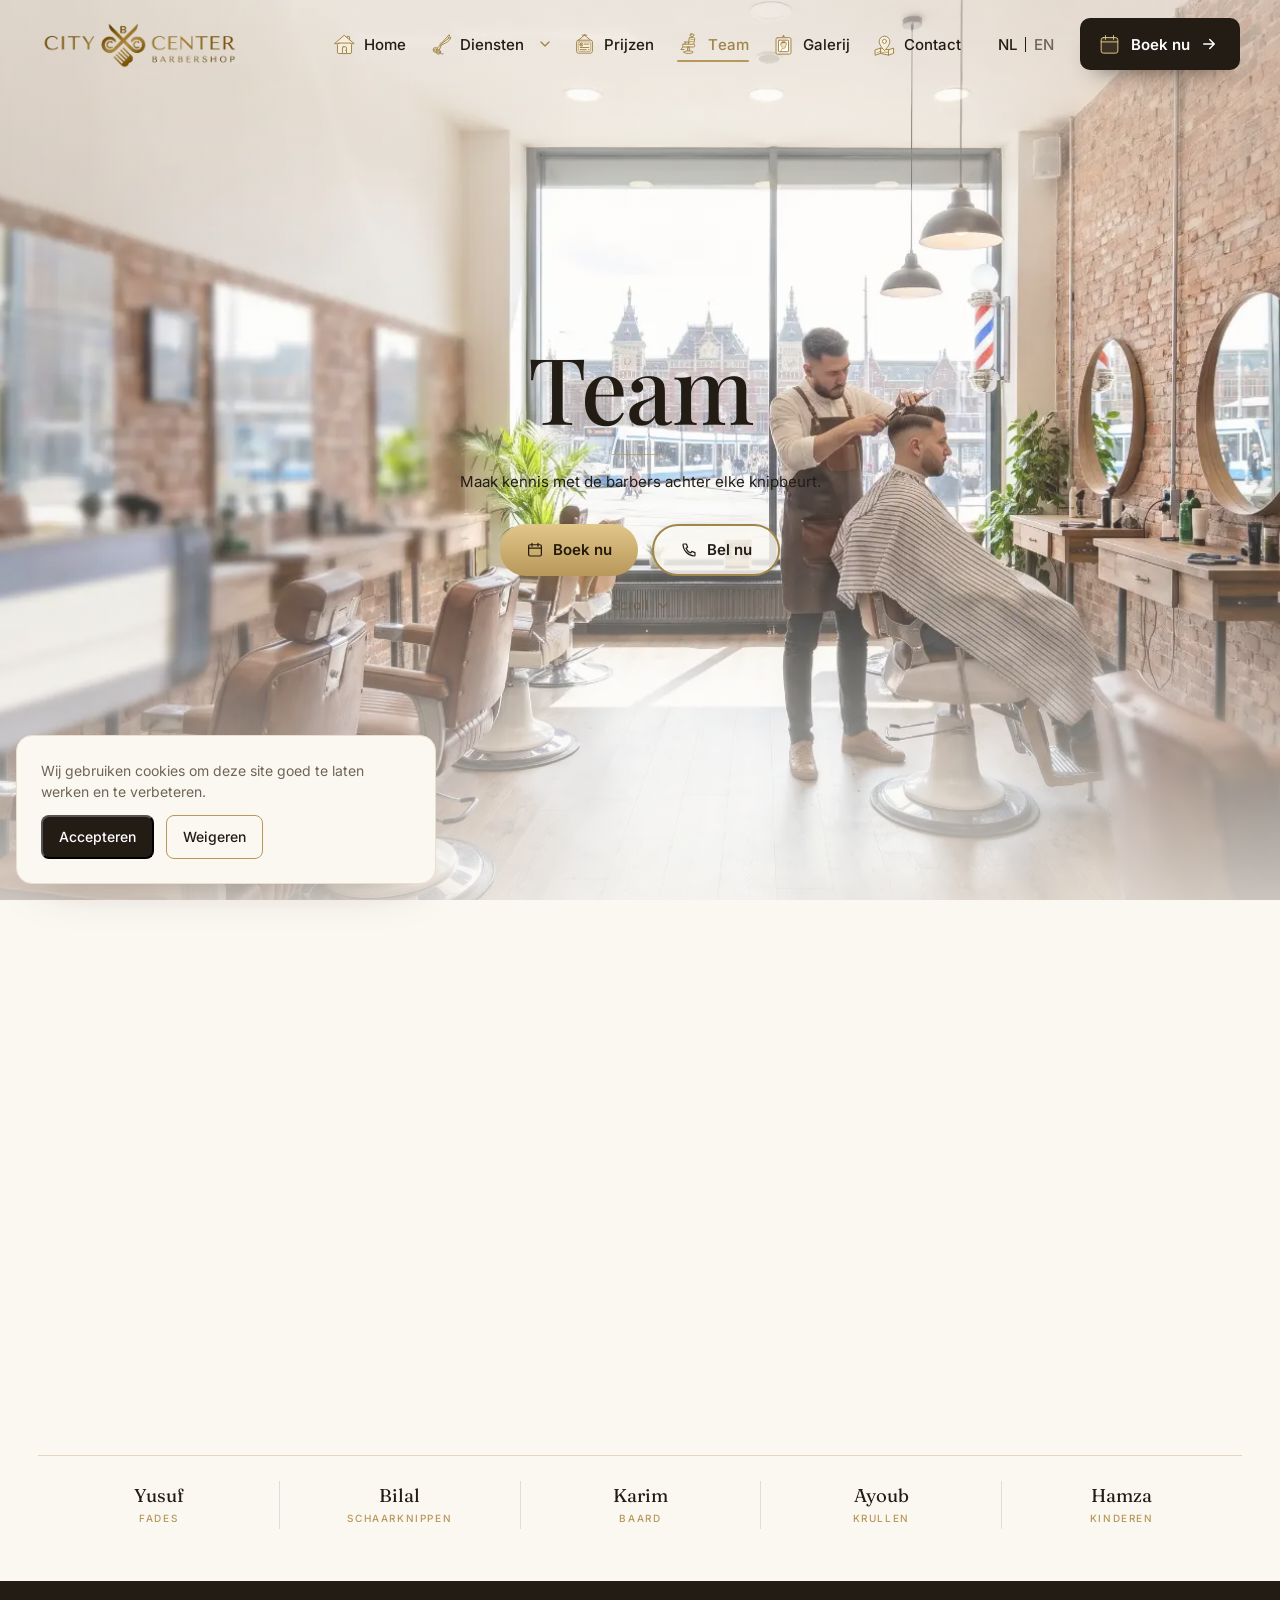
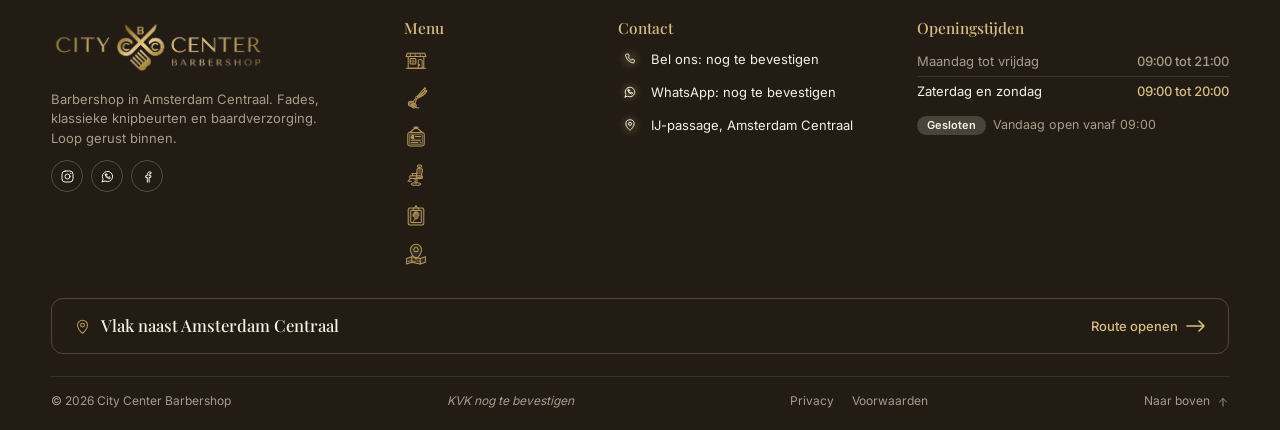
<file: team/index.html>
<!DOCTYPE html>
<html lang="nl">
<head>
<meta charset="utf-8">
<meta name="viewport" content="width=device-width, initial-scale=1">
<meta name="robots" content="noindex">
<script>try{if(localStorage.getItem('ccb-theme')==='dark')document.documentElement.setAttribute('data-theme','dark')}catch(e){}</script>
<title>Team | City Center Barbershop</title>
<meta name="description" content="City Center Barbershop, naast Amsterdam Centraal Station. Fades, klassieke knipbeurten en baardverzorging. Boek online of loop binnen.">
<link rel="canonical" href="https://www.citycenterbarbershop.example/team/">
<link rel="alternate" hreflang="nl" href="https://www.citycenterbarbershop.example/team/">
<link rel="alternate" hreflang="en" href="https://www.citycenterbarbershop.example/en/team/">
<link rel="alternate" hreflang="x-default" href="https://www.citycenterbarbershop.example/team/">
<link rel="preload" href="/assets/fonts/inter-latin.woff2" as="font" type="font/woff2" crossorigin>
<link rel="stylesheet" href="/assets/css/site.css?v=1793475230260">
</head>
<body>
<div id="ccb-root" data-hours='{"timezone":"Europe/Amsterdam","days":{"mon":{"open":"09:00","close":"21:00"},"tue":{"open":"09:00","close":"21:00"},"wed":{"open":"09:00","close":"21:00"},"thu":{"open":"09:00","close":"21:00"},"fri":{"open":"09:00","close":"21:00"},"sat":{"open":"09:00","close":"20:00"},"sun":{"open":"09:00","close":"20:00"}}}' data-site='{"phone":"TODO","phone_display":"TODO","whatsapp":"TODO","bookUrl":"https://www.fresha.com/","reviews_url":"TODO","maps_url":"TODO","address":"IJ-passage, Amsterdam Centraal","instagram_url":"TODO","facebook_url":"TODO","kvk":"TODO","contact_form_action":"TODO"}' data-status-open-until="Vandaag open tot {time}" data-status-opens-at="Vandaag open vanaf {time}" data-status-closed="Nu gesloten">
<!-- part: header -->
<header class="ccb-header">
  <a class="ccb-header__logo" href="/"><img src="/assets/img/logo/ccb-logo.webp" width="174" height="44" alt="City Center Barbershop, naar de homepage"></a>
  <nav class="ccb-header__nav" aria-label="Hoofdmenu">
    <ul class="ccb-nav">
      <li><a class="ccb-nav__link" href="/" aria-label="Home" data-track="nav_home">
        <svg class="ccb-nico i-home" viewBox="0 0 32 32" aria-hidden="true">
          <defs><mask id="ccb-m-home"><rect class="lvl" x="-2" y="-2" width="36" height="36" fill="#fff"></rect></mask></defs>
          <rect class="bd" x="19.4" y="5" width="3.6" height="6.4" rx=".6"></rect>
          <rect class="liq" mask="url(#ccb-m-home)" x="19.4" y="5" width="3.6" height="6.4" rx=".6"></rect>
          <rect class="ln" x="19.4" y="5" width="3.6" height="6.4" rx=".6" stroke-width="1.1"></rect>
          <g class="roof">
            <path class="bd" d="M16 3.6L29.4 14.8H2.6z"></path>
            <path class="liq" mask="url(#ccb-m-home)" d="M16 3.6L29.4 14.8H2.6z"></path>
            <path class="ln" d="M16 3.6L29.4 14.8H2.6z"></path>
          </g>
          <rect class="bd" x="6.2" y="14" width="19.6" height="14.6" rx="2"></rect>
          <rect class="liq" mask="url(#ccb-m-home)" x="6.2" y="14" width="19.6" height="14.6" rx="2"></rect>
          <rect class="ln" x="6.2" y="14" width="19.6" height="14.6" rx="2"></rect>
          <g class="door">
            <rect class="bd" x="13.2" y="19.2" width="5.6" height="9.4" rx="1"></rect>
            <rect class="ln" x="13.2" y="19.2" width="5.6" height="9.4" rx="1" stroke-width="1.1"></rect>
            <circle class="dot" cx="17.6" cy="24" r=".7"></circle>
          </g>
        </svg>
        <span class="ccb-roll" aria-hidden="true"><span class="l" data-l="H">H</span><span class="l" data-l="o">o</span><span class="l" data-l="m">m</span><span class="l" data-l="e">e</span></span>
      </a></li>
      <li class="ccb-nav__item ccb-nav__item--has-menu">
        <a class="ccb-nav__link" href="/diensten/" aria-label="Diensten" data-track="nav_services">
        <svg class="ccb-nico i-shears" viewBox="0 0 32 32" aria-hidden="true">
          <defs><mask id="ccb-m-shears"><rect class="lvl" x="-2" y="-2" width="36" height="36" fill="#fff"></rect></mask></defs>
          <g class="b">
            <path class="bd" d="M16.6 15.2L27.8 2.6c.4-.4 1-.1.9.4-.5 2.6-2.2 5.6-4.8 8.4l-6.2 5.2z"></path>
            <path class="liq" mask="url(#ccb-m-shears)" d="M16.6 15.2L27.8 2.6c.4-.4 1-.1.9.4-.5 2.6-2.2 5.6-4.8 8.4l-6.2 5.2z"></path>
            <path class="ln" d="M16.6 15.2L27.8 2.6c.4-.4 1-.1.9.4-.5 2.6-2.2 5.6-4.8 8.4l-6.2 5.2"></path>
            <path class="ln" d="M15.8 16.4l-4 4.6"></path>
            <circle class="bd" cx="9.2" cy="23.6" r="3.4"></circle><circle class="liq" mask="url(#ccb-m-shears)" cx="9.2" cy="23.6" r="3.4"></circle>
            <circle class="ln" cx="9.2" cy="23.6" r="3.4"></circle><circle class="ln" cx="9.2" cy="23.6" r="1.6"></circle>
          </g>
          <g class="a">
            <path class="bd" d="M16.6 15.2L29.6 6c.5-.3 1 .1.8.6-1 2.4-3.2 4.8-6.4 6.8l-6.6 3.2z"></path>
            <path class="liq" mask="url(#ccb-m-shears)" d="M16.6 15.2L29.6 6c.5-.3 1 .1.8.6-1 2.4-3.2 4.8-6.4 6.8l-6.6 3.2z"></path>
            <path class="ln" d="M16.6 15.2L29.6 6c.5-.3 1 .1.8.6-1 2.4-3.2 4.8-6.4 6.8l-6.6 3.2"></path>
            <path class="ln" d="M17 16.8l-2.6 6.8"></path>
            <circle class="bd" cx="13.2" cy="26.4" r="3"></circle><circle class="liq" mask="url(#ccb-m-shears)" cx="13.2" cy="26.4" r="3"></circle>
            <circle class="ln" cx="13.2" cy="26.4" r="3"></circle><circle class="ln" cx="13.2" cy="26.4" r="1.3"></circle>
            <path class="ln" d="M15.6 28.2c1.2 1 2.6 1.3 4 .8"></path>
          </g>
          <circle class="pivot" cx="16.6" cy="15.2" r="1.25"></circle>
          <path class="ln fx hair" d="M22.4 15.4c.9.5 1.3 1.3 1.1 2.3" stroke-width="1"></path>
          <path class="ln fx hair h2" d="M25 13.6c.6.7.7 1.5.3 2.3" stroke-width="1"></path>
        </svg>
        <span class="ccb-roll" aria-hidden="true"><span class="l" data-l="D">D</span><span class="l" data-l="i">i</span><span class="l" data-l="e">e</span><span class="l" data-l="n">n</span><span class="l" data-l="s">s</span><span class="l" data-l="t">t</span><span class="l" data-l="e">e</span><span class="l" data-l="n">n</span></span>
        </a>
        <button type="button" class="ccb-nav__caret" aria-expanded="false" aria-controls="ccb-services-menu" aria-label="Toon alle diensten">
          <svg viewBox="0 0 24 24" aria-hidden="true"><path d="M6 9l6 6 6-6"></path></svg>
        </button>
        <div class="ccb-nav__menu" id="ccb-services-menu" hidden>
          <ul>
            <li><a href="/diensten/#mens-haircut" data-filter="mens-haircut"><img src="/assets/img/icons/services/mens-haircut.png" width="35" height="31" alt="" loading="lazy" decoding="async"><span>Heren knipbeurt</span></a></li>
            <li><a href="/diensten/#beard-grooming" data-filter="beard-grooming"><img src="/assets/img/icons/services/beard-grooming.png" width="35" height="31" alt="" loading="lazy" decoding="async"><span>Baardverzorging</span></a></li>
            <li><a href="/diensten/#childrens-haircut" data-filter="childrens-haircut"><img src="/assets/img/icons/services/childrens-haircut.png" width="32" height="31" alt="" loading="lazy" decoding="async"><span>Kinderknipbeurt</span></a></li>
            <li><a href="/diensten/#groom-groomsmen" data-filter="groom-groomsmen"><img src="/assets/img/icons/services/groom-groomsmen.png" width="34" height="31" alt="" loading="lazy" decoding="async"><span>Bruidegom en getuigen</span></a></li>
            <li><a href="/diensten/#mens-hair-grooming" data-filter="mens-hair-grooming"><img src="/assets/img/icons/services/mens-hair-grooming.png" width="34" height="31" alt="" loading="lazy" decoding="async"><span>Heren haarverzorging</span></a></li>
            <li><a href="/diensten/#women-treatment" data-filter="women-treatment"><img src="/assets/img/icons/services/women-treatment.png" width="35" height="31" alt="" loading="lazy" decoding="async"><span>Dames behandeling</span></a></li>
            <li><a href="/diensten/#senior-barber" data-filter="senior-barber"><img src="/assets/img/icons/services/senior-barber.png" width="34" height="31" alt="" loading="lazy" decoding="async"><span>Senior barber service</span></a></li>
            <li><a href="/diensten/#mobile-barbershop" data-filter="mobile-barbershop"><img src="/assets/img/icons/services/mobile-barbershop.png" width="35" height="31" alt="" loading="lazy" decoding="async"><span>Mobiele barbershop</span></a></li>
          </ul>
          <a class="ccb-nav__menu-all" href="/diensten/">Bekijk alle diensten<svg viewBox="0 0 24 24" aria-hidden="true"><path d="M5 12h14M13 6l6 6-6 6"></path></svg></a>
        </div>
      </li>
      <li><a class="ccb-nav__link" href="/prijzen/" aria-label="Prijzen" data-track="nav_prices">
        <svg class="ccb-nico i-board" viewBox="0 0 32 32" aria-hidden="true">
          <defs><mask id="ccb-m-board"><rect class="lvl" x="-2" y="-2" width="36" height="36" fill="#fff"></rect></mask></defs>
          <path class="ln" d="M13 3h6"></path><circle class="dot" cx="16" cy="3" r="1.2"></circle>
          <g class="swing">
            <path class="ln" d="M16 3L7.6 10M16 3l8.4 7" stroke-width="1.1"></path>
            <rect class="bd" x="5" y="10" width="22" height="18" rx="2.6"></rect>
            <rect class="liq" mask="url(#ccb-m-board)" x="5" y="10" width="22" height="18" rx="2.6"></rect>
            <rect class="ln" x="5" y="10" width="22" height="18" rx="2.6"></rect>
            <rect class="ln" x="7.4" y="12.4" width="17.2" height="13.2" rx="1.4" stroke-width=".8" opacity=".6"></rect>
            <path class="ln" d="M13.2 14.6a2.2 2.2 0 1 0 0 3.2M10.2 15.6h2.6M10.2 16.8h2.6" stroke-width="1"></path>
            <path class="ln row-ln" d="M15.4 15.4h6.6"></path>
            <path class="ln row-ln r2" d="M10 20.2h12"></path>
            <path class="ln row-ln r3" d="M10 23.2h8.4"></path>
            <circle class="dot" cx="22" cy="23.2" r=".9"></circle>
          </g>
        </svg>
        <span class="ccb-roll" aria-hidden="true"><span class="l" data-l="P">P</span><span class="l" data-l="r">r</span><span class="l" data-l="i">i</span><span class="l" data-l="j">j</span><span class="l" data-l="z">z</span><span class="l" data-l="e">e</span><span class="l" data-l="n">n</span></span>
      </a></li>
      <li><a class="ccb-nav__link" href="/team/" aria-label="Team" data-track="nav_team" aria-current="page">
        <svg class="ccb-nico i-chair" viewBox="0 0 32 32" aria-hidden="true">
          <defs><mask id="ccb-m-chair"><rect class="lvl" x="-2" y="-2" width="36" height="36" fill="#fff"></rect></mask></defs>
          <g class="top">
            <path class="ln" d="M20.6 6.4V4.2"></path>
            <rect class="bd" x="18" y="1.4" width="5.6" height="3" rx="1.5"></rect><rect class="liq" mask="url(#ccb-m-chair)" x="18" y="1.4" width="5.6" height="3" rx="1.5"></rect>
            <rect class="ln" x="18" y="1.4" width="5.6" height="3" rx="1.5"></rect>
            <path class="bd" d="M17.6 6.4h5.6c1 0 1.6.8 1.4 1.8l-1.6 9.4h-6.8z"></path>
            <path class="liq" mask="url(#ccb-m-chair)" d="M17.6 6.4h5.6c1 0 1.6.8 1.4 1.8l-1.6 9.4h-6.8z"></path>
            <path class="ln" d="M17.6 6.4h5.6c1 0 1.6.8 1.4 1.8l-1.6 9.4h-6.8z"></path>
            <path class="ln" d="M19 9.2h3.8M18.6 12h3.8" stroke-width=".8" opacity=".7"></path>
            <path class="bd" d="M8.6 15.6h14.6c.8 0 1.4.6 1.4 1.4v1c0 .8-.6 1.4-1.4 1.4H9.2c-.9 0-1.6-.7-1.6-1.6v-.6c0-.9.4-1.6 1-1.6z"></path>
            <path class="liq" mask="url(#ccb-m-chair)" d="M8.6 15.6h14.6c.8 0 1.4.6 1.4 1.4v1c0 .8-.6 1.4-1.4 1.4H9.2c-.9 0-1.6-.7-1.6-1.6v-.6c0-.9.4-1.6 1-1.6z"></path>
            <path class="ln" d="M8.6 15.6h14.6c.8 0 1.4.6 1.4 1.4v1c0 .8-.6 1.4-1.4 1.4H9.2c-.9 0-1.6-.7-1.6-1.6v-.6c0-.9.4-1.6 1-1.6z"></path>
            <path class="ln" d="M10.4 12.6h7.4M11.4 12.6v3"></path>
            <path class="ln" d="M8.4 19.4l-3 3.6h4.4"></path>
          </g>
          <rect class="ln col" x="14.8" y="19.4" width="2.4" height="5.6" rx=".6"></rect>
          <path class="bd" d="M9.6 26.6c0-1 2.9-1.6 6.4-1.6s6.4.6 6.4 1.6-2.9 1.8-6.4 1.8-6.4-.8-6.4-1.8z"></path>
          <path class="ln" d="M9.6 26.6c0-1 2.9-1.6 6.4-1.6s6.4.6 6.4 1.6-2.9 1.8-6.4 1.8-6.4-.8-6.4-1.8z"></path>
        </svg>
        <span class="ccb-roll" aria-hidden="true"><span class="l" data-l="T">T</span><span class="l" data-l="e">e</span><span class="l" data-l="a">a</span><span class="l" data-l="m">m</span></span>
      </a></li>
      <li><a class="ccb-nav__link" href="/galerij/" aria-label="Galerij" data-track="nav_gallery">
        <svg class="ccb-nico i-frame" viewBox="0 0 32 32" aria-hidden="true">
          <defs>
            <mask id="ccb-m-frame"><rect class="lvl" x="-2" y="-2" width="36" height="36" fill="#fff"></rect></mask>
            <clipPath id="ccb-c-glass"><rect x="9" y="10" width="14" height="16" rx="1"></rect></clipPath>
          </defs>
          <path class="ln" d="M12 8.4L16 4l4 4.4" stroke-width="1.1"></path><circle class="dot" cx="16" cy="4" r="1.1"></circle>
          <g class="tilt">
            <rect class="bd" x="5.6" y="6.6" width="20.8" height="22.8" rx="2"></rect>
            <rect class="liq" mask="url(#ccb-m-frame)" x="5.6" y="6.6" width="20.8" height="22.8" rx="2"></rect>
            <rect class="ln" x="5.6" y="6.6" width="20.8" height="22.8" rx="2"></rect>
            <rect class="glass" x="9" y="10" width="14" height="16" rx="1"></rect>
            <rect class="ln" x="9" y="10" width="14" height="16" rx="1" stroke-width="1"></rect>
            <g clip-path="url(#ccb-c-glass)">
              <path class="face" d="M12.2 26c.4-3 2-4.6 4-4.6 1.4 0 2.3-.6 2.3-1.8v-1.2c1-.4 1.6-1.4 1.6-2.8 0-2.6-1.8-4-4-4-2.4 0-4 1.8-4 4.2 0 1.6.6 2.6 1.6 3.2v.8"></path>
              <path class="hairtop" d="M12.2 14.6c.8-1.8 2.4-2.6 4.2-2.4 1.4.2 2.6.9 3 2-1.6-.4-3.2-.3-4.6.2"></path>
              <rect class="shine" x="9" y="8" width="3" height="22" transform="skewX(-20)"></rect>
            </g>
          </g>
        </svg>
        <span class="ccb-roll" aria-hidden="true"><span class="l" data-l="G">G</span><span class="l" data-l="a">a</span><span class="l" data-l="l">l</span><span class="l" data-l="e">e</span><span class="l" data-l="r">r</span><span class="l" data-l="i">i</span><span class="l" data-l="j">j</span></span>
      </a></li>
      <li><a class="ccb-nav__link" href="/contact/" aria-label="Contact" data-track="nav_contact">
        <svg class="ccb-nico i-pin" viewBox="0 0 32 32" aria-hidden="true">
          <defs><mask id="ccb-m-pin"><rect class="lvl" x="-2" y="-2" width="36" height="36" fill="#fff"></rect></mask></defs>
          <g class="map">
            <path class="bd" d="M3.4 23.4l7-2.4 11.2 2.4 7-2.4v7.4l-7 2.4-11.2-2.4-7 2.4z"></path>
            <path class="ln" d="M3.4 23.4l7-2.4 11.2 2.4 7-2.4v7.4l-7 2.4-11.2-2.4-7 2.4z"></path>
            <path class="ln" d="M10.4 21v7.4M21.6 23.4v7.4" stroke-width="1"></path>
            <path class="ln" d="M5.6 27.4c2-.6 3-1.8 5-1.2s3.6 1.6 6 .8 3.6-.2 5.6.6" stroke-width=".8" stroke-dasharray="1.4 1.6" opacity=".8"></path>
          </g>
          <circle class="ln fx ring" cx="16" cy="11" r="4.2" stroke-width="1"></circle>
          <g class="pin">
            <path class="bd" d="M16 24.4s7.4-6.6 7.4-12.6a7.4 7.4 0 0 0-14.8 0c0 6 7.4 12.6 7.4 12.6z"></path>
            <path class="liq" mask="url(#ccb-m-pin)" d="M16 24.4s7.4-6.6 7.4-12.6a7.4 7.4 0 0 0-14.8 0c0 6 7.4 12.6 7.4 12.6z"></path>
            <path class="ln" d="M16 24.4s7.4-6.6 7.4-12.6a7.4 7.4 0 0 0-14.8 0c0 6 7.4 12.6 7.4 12.6z"></path>
            <circle class="glass" cx="16" cy="11.6" r="2.8"></circle><circle class="ln" cx="16" cy="11.6" r="2.8"></circle>
          </g>
        </svg>
        <span class="ccb-roll" aria-hidden="true"><span class="l" data-l="C">C</span><span class="l" data-l="o">o</span><span class="l" data-l="n">n</span><span class="l" data-l="t">t</span><span class="l" data-l="a">a</span><span class="l" data-l="c">c</span><span class="l" data-l="t">t</span></span>
      </a></li>
    </ul>
  </nav>
  <div class="ccb-header__lang" role="group" aria-label="Taal">
    <a href="/team/" hreflang="nl" lang="nl" aria-current="true">NL</a>
    <a href="/en/team/" hreflang="en" lang="en">EN</a>
  </div>
  <a class="ccb-book" href="https://www.fresha.com/" data-book-link aria-label="Boek nu" data-track="book_header">
    <svg class="ccb-nico i-cal" viewBox="0 0 32 32" aria-hidden="true">
      <defs><mask id="ccb-m-cal"><rect class="lvl" x="-2" y="-2" width="36" height="36" fill="#fff"></rect></mask></defs>
      <rect class="bd" x="4.4" y="6.4" width="23.2" height="21.6" rx="3"></rect>
      <rect class="liq" mask="url(#ccb-m-cal)" x="4.4" y="6.4" width="23.2" height="21.6" rx="3" opacity=".35"></rect>
      <rect class="ln" x="4.4" y="6.4" width="23.2" height="21.6" rx="3"></rect>
      <path class="ln" d="M10.4 3.6v5.2M21.6 3.6v5.2"></path>
      <path class="ln page" d="M4.4 12.4h23.2"></path>
      <path class="ln tick" d="M11.4 19.8l3.2 3.2 6.2-6.4" stroke-width="1.8"></path>
    </svg>
    <span aria-hidden="true">Boek nu</span>
    <svg class="arrow" viewBox="0 0 24 24" aria-hidden="true"><path d="M5 12h14M13 6l6 6-6 6"></path></svg>
  </a>
<button class="ccb-burger" type="button" aria-expanded="false" aria-controls="ccb-drawer" aria-label="Menu openen">
    <svg viewBox="0 0 24 24" aria-hidden="true"><path class="ccb-burger__a" d="M4 7h16"></path><path class="ccb-burger__b" d="M4 12h16"></path><path class="ccb-burger__c" d="M4 17h16"></path></svg>
  </button>
</header>

<!-- part: drawer (tablet + phone) -->
<div class="ccb-drawer" id="ccb-drawer" hidden>
  <button class="ccb-drawer__backdrop" type="button" tabindex="-1" aria-label="Menu sluiten" data-drawer-close></button>
  <div class="ccb-drawer__panel" role="dialog" aria-modal="true" aria-label="Hoofdmenu">
    <div class="ccb-drawer__head">
      <a class="ccb-drawer__logo" href="/"><img src="/assets/img/logo/ccb-logo.webp" width="158" height="40" alt="City Center Barbershop, naar de homepage"></a>
      <button class="ccb-drawer__close" type="button" aria-label="Menu sluiten" data-drawer-close>
        <svg viewBox="0 0 24 24" aria-hidden="true"><path d="M6 6l12 12M18 6L6 18"></path></svg>
      </button>
    </div>
    <nav class="ccb-drawer__nav" aria-label="Hoofdmenu">
    <ul class="ccb-nav">
      <li><a class="ccb-nav__link" href="/" aria-label="Home" data-track="drawer_home">
        <svg class="ccb-nico i-home" viewBox="0 0 32 32" aria-hidden="true">
          <defs><mask id="ccb-dm-home"><rect class="lvl" x="-2" y="-2" width="36" height="36" fill="#fff"></rect></mask></defs>
          <rect class="bd" x="19.4" y="5" width="3.6" height="6.4" rx=".6"></rect>
          <rect class="liq" mask="url(#ccb-dm-home)" x="19.4" y="5" width="3.6" height="6.4" rx=".6"></rect>
          <rect class="ln" x="19.4" y="5" width="3.6" height="6.4" rx=".6" stroke-width="1.1"></rect>
          <g class="roof">
            <path class="bd" d="M16 3.6L29.4 14.8H2.6z"></path>
            <path class="liq" mask="url(#ccb-dm-home)" d="M16 3.6L29.4 14.8H2.6z"></path>
            <path class="ln" d="M16 3.6L29.4 14.8H2.6z"></path>
          </g>
          <rect class="bd" x="6.2" y="14" width="19.6" height="14.6" rx="2"></rect>
          <rect class="liq" mask="url(#ccb-dm-home)" x="6.2" y="14" width="19.6" height="14.6" rx="2"></rect>
          <rect class="ln" x="6.2" y="14" width="19.6" height="14.6" rx="2"></rect>
          <g class="door">
            <rect class="bd" x="13.2" y="19.2" width="5.6" height="9.4" rx="1"></rect>
            <rect class="ln" x="13.2" y="19.2" width="5.6" height="9.4" rx="1" stroke-width="1.1"></rect>
            <circle class="dot" cx="17.6" cy="24" r=".7"></circle>
          </g>
        </svg>
        <span class="ccb-roll" aria-hidden="true"><span class="l" data-l="H">H</span><span class="l" data-l="o">o</span><span class="l" data-l="m">m</span><span class="l" data-l="e">e</span></span>
        <svg class="ccb-drawer__chev" viewBox="0 0 24 24" aria-hidden="true"><path d="M9 6l6 6-6 6"></path></svg>
      </a></li>
      <li class="ccb-nav__item ccb-nav__item--has-menu">
        <div class="ccb-drawer__link-row">
        <a class="ccb-nav__link" href="/diensten/" aria-label="Diensten" data-track="drawer_services">
        <svg class="ccb-nico i-shears" viewBox="0 0 32 32" aria-hidden="true">
          <defs><mask id="ccb-dm-shears"><rect class="lvl" x="-2" y="-2" width="36" height="36" fill="#fff"></rect></mask></defs>
          <g class="b">
            <path class="bd" d="M16.6 15.2L27.8 2.6c.4-.4 1-.1.9.4-.5 2.6-2.2 5.6-4.8 8.4l-6.2 5.2z"></path>
            <path class="liq" mask="url(#ccb-dm-shears)" d="M16.6 15.2L27.8 2.6c.4-.4 1-.1.9.4-.5 2.6-2.2 5.6-4.8 8.4l-6.2 5.2z"></path>
            <path class="ln" d="M16.6 15.2L27.8 2.6c.4-.4 1-.1.9.4-.5 2.6-2.2 5.6-4.8 8.4l-6.2 5.2"></path>
            <path class="ln" d="M15.8 16.4l-4 4.6"></path>
            <circle class="bd" cx="9.2" cy="23.6" r="3.4"></circle><circle class="liq" mask="url(#ccb-dm-shears)" cx="9.2" cy="23.6" r="3.4"></circle>
            <circle class="ln" cx="9.2" cy="23.6" r="3.4"></circle><circle class="ln" cx="9.2" cy="23.6" r="1.6"></circle>
          </g>
          <g class="a">
            <path class="bd" d="M16.6 15.2L29.6 6c.5-.3 1 .1.8.6-1 2.4-3.2 4.8-6.4 6.8l-6.6 3.2z"></path>
            <path class="liq" mask="url(#ccb-dm-shears)" d="M16.6 15.2L29.6 6c.5-.3 1 .1.8.6-1 2.4-3.2 4.8-6.4 6.8l-6.6 3.2z"></path>
            <path class="ln" d="M16.6 15.2L29.6 6c.5-.3 1 .1.8.6-1 2.4-3.2 4.8-6.4 6.8l-6.6 3.2"></path>
            <path class="ln" d="M17 16.8l-2.6 6.8"></path>
            <circle class="bd" cx="13.2" cy="26.4" r="3"></circle><circle class="liq" mask="url(#ccb-dm-shears)" cx="13.2" cy="26.4" r="3"></circle>
            <circle class="ln" cx="13.2" cy="26.4" r="3"></circle><circle class="ln" cx="13.2" cy="26.4" r="1.3"></circle>
            <path class="ln" d="M15.6 28.2c1.2 1 2.6 1.3 4 .8"></path>
          </g>
          <circle class="pivot" cx="16.6" cy="15.2" r="1.25"></circle>
          <path class="ln fx hair" d="M22.4 15.4c.9.5 1.3 1.3 1.1 2.3" stroke-width="1"></path>
          <path class="ln fx hair h2" d="M25 13.6c.6.7.7 1.5.3 2.3" stroke-width="1"></path>
        </svg>
        <span class="ccb-roll" aria-hidden="true"><span class="l" data-l="D">D</span><span class="l" data-l="i">i</span><span class="l" data-l="e">e</span><span class="l" data-l="n">n</span><span class="l" data-l="s">s</span><span class="l" data-l="t">t</span><span class="l" data-l="e">e</span><span class="l" data-l="n">n</span></span>
        </a>
        <button type="button" class="ccb-drawer__subtoggle" aria-expanded="false" aria-controls="ccb-drawer-services-menu" aria-label="Toon alle diensten">
          <svg class="ccb-drawer__chev" viewBox="0 0 24 24" aria-hidden="true"><path d="M9 6l6 6-6 6"></path></svg>
        </button>
        </div>
        <ul class="ccb-drawer__submenu" id="ccb-drawer-services-menu" hidden>
          <li><a href="/diensten/#mens-haircut" data-filter="mens-haircut" data-track="drawer_service_mens_haircut"><img src="/assets/img/icons/services/mens-haircut.png" width="35" height="31" alt="" loading="lazy" decoding="async"><span>Heren knipbeurt</span></a></li>
          <li><a href="/diensten/#beard-grooming" data-filter="beard-grooming" data-track="drawer_service_beard_grooming"><img src="/assets/img/icons/services/beard-grooming.png" width="35" height="31" alt="" loading="lazy" decoding="async"><span>Baardverzorging</span></a></li>
          <li><a href="/diensten/#childrens-haircut" data-filter="childrens-haircut" data-track="drawer_service_childrens_haircut"><img src="/assets/img/icons/services/childrens-haircut.png" width="32" height="31" alt="" loading="lazy" decoding="async"><span>Kinderknipbeurt</span></a></li>
          <li><a href="/diensten/#groom-groomsmen" data-filter="groom-groomsmen" data-track="drawer_service_groom_groomsmen"><img src="/assets/img/icons/services/groom-groomsmen.png" width="34" height="31" alt="" loading="lazy" decoding="async"><span>Bruidegom en getuigen</span></a></li>
          <li><a href="/diensten/#mens-hair-grooming" data-filter="mens-hair-grooming" data-track="drawer_service_mens_hair_grooming"><img src="/assets/img/icons/services/mens-hair-grooming.png" width="34" height="31" alt="" loading="lazy" decoding="async"><span>Heren haarverzorging</span></a></li>
          <li><a href="/diensten/#women-treatment" data-filter="women-treatment" data-track="drawer_service_women_treatment"><img src="/assets/img/icons/services/women-treatment.png" width="35" height="31" alt="" loading="lazy" decoding="async"><span>Dames behandeling</span></a></li>
          <li><a href="/diensten/#senior-barber" data-filter="senior-barber" data-track="drawer_service_senior_barber"><img src="/assets/img/icons/services/senior-barber.png" width="34" height="31" alt="" loading="lazy" decoding="async"><span>Senior barber service</span></a></li>
          <li><a href="/diensten/#mobile-barbershop" data-filter="mobile-barbershop" data-track="drawer_service_mobile_barbershop"><img src="/assets/img/icons/services/mobile-barbershop.png" width="35" height="31" alt="" loading="lazy" decoding="async"><span>Mobiele barbershop</span></a></li>
        </ul>
      </li>
      <li><a class="ccb-nav__link" href="/prijzen/" aria-label="Prijzen" data-track="drawer_prices">
        <svg class="ccb-nico i-board" viewBox="0 0 32 32" aria-hidden="true">
          <defs><mask id="ccb-dm-board"><rect class="lvl" x="-2" y="-2" width="36" height="36" fill="#fff"></rect></mask></defs>
          <path class="ln" d="M13 3h6"></path><circle class="dot" cx="16" cy="3" r="1.2"></circle>
          <g class="swing">
            <path class="ln" d="M16 3L7.6 10M16 3l8.4 7" stroke-width="1.1"></path>
            <rect class="bd" x="5" y="10" width="22" height="18" rx="2.6"></rect>
            <rect class="liq" mask="url(#ccb-dm-board)" x="5" y="10" width="22" height="18" rx="2.6"></rect>
            <rect class="ln" x="5" y="10" width="22" height="18" rx="2.6"></rect>
            <rect class="ln" x="7.4" y="12.4" width="17.2" height="13.2" rx="1.4" stroke-width=".8" opacity=".6"></rect>
            <path class="ln" d="M13.2 14.6a2.2 2.2 0 1 0 0 3.2M10.2 15.6h2.6M10.2 16.8h2.6" stroke-width="1"></path>
            <path class="ln row-ln" d="M15.4 15.4h6.6"></path>
            <path class="ln row-ln r2" d="M10 20.2h12"></path>
            <path class="ln row-ln r3" d="M10 23.2h8.4"></path>
            <circle class="dot" cx="22" cy="23.2" r=".9"></circle>
          </g>
        </svg>
        <span class="ccb-roll" aria-hidden="true"><span class="l" data-l="P">P</span><span class="l" data-l="r">r</span><span class="l" data-l="i">i</span><span class="l" data-l="j">j</span><span class="l" data-l="z">z</span><span class="l" data-l="e">e</span><span class="l" data-l="n">n</span></span>
        <svg class="ccb-drawer__chev" viewBox="0 0 24 24" aria-hidden="true"><path d="M9 6l6 6-6 6"></path></svg>
      </a></li>
      <li><a class="ccb-nav__link" href="/team/" aria-label="Team" data-track="drawer_team">
        <svg class="ccb-nico i-chair" viewBox="0 0 32 32" aria-hidden="true">
          <defs><mask id="ccb-dm-chair"><rect class="lvl" x="-2" y="-2" width="36" height="36" fill="#fff"></rect></mask></defs>
          <g class="top">
            <path class="ln" d="M20.6 6.4V4.2"></path>
            <rect class="bd" x="18" y="1.4" width="5.6" height="3" rx="1.5"></rect><rect class="liq" mask="url(#ccb-dm-chair)" x="18" y="1.4" width="5.6" height="3" rx="1.5"></rect>
            <rect class="ln" x="18" y="1.4" width="5.6" height="3" rx="1.5"></rect>
            <path class="bd" d="M17.6 6.4h5.6c1 0 1.6.8 1.4 1.8l-1.6 9.4h-6.8z"></path>
            <path class="liq" mask="url(#ccb-dm-chair)" d="M17.6 6.4h5.6c1 0 1.6.8 1.4 1.8l-1.6 9.4h-6.8z"></path>
            <path class="ln" d="M17.6 6.4h5.6c1 0 1.6.8 1.4 1.8l-1.6 9.4h-6.8z"></path>
            <path class="ln" d="M19 9.2h3.8M18.6 12h3.8" stroke-width=".8" opacity=".7"></path>
            <path class="bd" d="M8.6 15.6h14.6c.8 0 1.4.6 1.4 1.4v1c0 .8-.6 1.4-1.4 1.4H9.2c-.9 0-1.6-.7-1.6-1.6v-.6c0-.9.4-1.6 1-1.6z"></path>
            <path class="liq" mask="url(#ccb-dm-chair)" d="M8.6 15.6h14.6c.8 0 1.4.6 1.4 1.4v1c0 .8-.6 1.4-1.4 1.4H9.2c-.9 0-1.6-.7-1.6-1.6v-.6c0-.9.4-1.6 1-1.6z"></path>
            <path class="ln" d="M8.6 15.6h14.6c.8 0 1.4.6 1.4 1.4v1c0 .8-.6 1.4-1.4 1.4H9.2c-.9 0-1.6-.7-1.6-1.6v-.6c0-.9.4-1.6 1-1.6z"></path>
            <path class="ln" d="M10.4 12.6h7.4M11.4 12.6v3"></path>
            <path class="ln" d="M8.4 19.4l-3 3.6h4.4"></path>
          </g>
          <rect class="ln col" x="14.8" y="19.4" width="2.4" height="5.6" rx=".6"></rect>
          <path class="bd" d="M9.6 26.6c0-1 2.9-1.6 6.4-1.6s6.4.6 6.4 1.6-2.9 1.8-6.4 1.8-6.4-.8-6.4-1.8z"></path>
          <path class="ln" d="M9.6 26.6c0-1 2.9-1.6 6.4-1.6s6.4.6 6.4 1.6-2.9 1.8-6.4 1.8-6.4-.8-6.4-1.8z"></path>
        </svg>
        <span class="ccb-roll" aria-hidden="true"><span class="l" data-l="T">T</span><span class="l" data-l="e">e</span><span class="l" data-l="a">a</span><span class="l" data-l="m">m</span></span>
        <svg class="ccb-drawer__chev" viewBox="0 0 24 24" aria-hidden="true"><path d="M9 6l6 6-6 6"></path></svg>
      </a></li>
      <li><a class="ccb-nav__link" href="/galerij/" aria-label="Galerij" data-track="drawer_gallery">
        <svg class="ccb-nico i-frame" viewBox="0 0 32 32" aria-hidden="true">
          <defs>
            <mask id="ccb-dm-frame"><rect class="lvl" x="-2" y="-2" width="36" height="36" fill="#fff"></rect></mask>
            <clipPath id="ccb-dc-glass"><rect x="9" y="10" width="14" height="16" rx="1"></rect></clipPath>
          </defs>
          <path class="ln" d="M12 8.4L16 4l4 4.4" stroke-width="1.1"></path><circle class="dot" cx="16" cy="4" r="1.1"></circle>
          <g class="tilt">
            <rect class="bd" x="5.6" y="6.6" width="20.8" height="22.8" rx="2"></rect>
            <rect class="liq" mask="url(#ccb-dm-frame)" x="5.6" y="6.6" width="20.8" height="22.8" rx="2"></rect>
            <rect class="ln" x="5.6" y="6.6" width="20.8" height="22.8" rx="2"></rect>
            <rect class="glass" x="9" y="10" width="14" height="16" rx="1"></rect>
            <rect class="ln" x="9" y="10" width="14" height="16" rx="1" stroke-width="1"></rect>
            <g clip-path="url(#ccb-dc-glass)">
              <path class="face" d="M12.2 26c.4-3 2-4.6 4-4.6 1.4 0 2.3-.6 2.3-1.8v-1.2c1-.4 1.6-1.4 1.6-2.8 0-2.6-1.8-4-4-4-2.4 0-4 1.8-4 4.2 0 1.6.6 2.6 1.6 3.2v.8"></path>
              <path class="hairtop" d="M12.2 14.6c.8-1.8 2.4-2.6 4.2-2.4 1.4.2 2.6.9 3 2-1.6-.4-3.2-.3-4.6.2"></path>
              <rect class="shine" x="9" y="8" width="3" height="22" transform="skewX(-20)"></rect>
            </g>
          </g>
        </svg>
        <span class="ccb-roll" aria-hidden="true"><span class="l" data-l="G">G</span><span class="l" data-l="a">a</span><span class="l" data-l="l">l</span><span class="l" data-l="e">e</span><span class="l" data-l="r">r</span><span class="l" data-l="i">i</span><span class="l" data-l="j">j</span></span>
        <svg class="ccb-drawer__chev" viewBox="0 0 24 24" aria-hidden="true"><path d="M9 6l6 6-6 6"></path></svg>
      </a></li>
      <li><a class="ccb-nav__link" href="/contact/" aria-label="Contact" data-track="drawer_contact">
        <svg class="ccb-nico i-pin" viewBox="0 0 32 32" aria-hidden="true">
          <defs><mask id="ccb-dm-pin"><rect class="lvl" x="-2" y="-2" width="36" height="36" fill="#fff"></rect></mask></defs>
          <g class="map">
            <path class="bd" d="M3.4 23.4l7-2.4 11.2 2.4 7-2.4v7.4l-7 2.4-11.2-2.4-7 2.4z"></path>
            <path class="ln" d="M3.4 23.4l7-2.4 11.2 2.4 7-2.4v7.4l-7 2.4-11.2-2.4-7 2.4z"></path>
            <path class="ln" d="M10.4 21v7.4M21.6 23.4v7.4" stroke-width="1"></path>
            <path class="ln" d="M5.6 27.4c2-.6 3-1.8 5-1.2s3.6 1.6 6 .8 3.6-.2 5.6.6" stroke-width=".8" stroke-dasharray="1.4 1.6" opacity=".8"></path>
          </g>
          <circle class="ln fx ring" cx="16" cy="11" r="4.2" stroke-width="1"></circle>
          <g class="pin">
            <path class="bd" d="M16 24.4s7.4-6.6 7.4-12.6a7.4 7.4 0 0 0-14.8 0c0 6 7.4 12.6 7.4 12.6z"></path>
            <path class="liq" mask="url(#ccb-dm-pin)" d="M16 24.4s7.4-6.6 7.4-12.6a7.4 7.4 0 0 0-14.8 0c0 6 7.4 12.6 7.4 12.6z"></path>
            <path class="ln" d="M16 24.4s7.4-6.6 7.4-12.6a7.4 7.4 0 0 0-14.8 0c0 6 7.4 12.6 7.4 12.6z"></path>
            <circle class="glass" cx="16" cy="11.6" r="2.8"></circle><circle class="ln" cx="16" cy="11.6" r="2.8"></circle>
          </g>
        </svg>
        <span class="ccb-roll" aria-hidden="true"><span class="l" data-l="C">C</span><span class="l" data-l="o">o</span><span class="l" data-l="n">n</span><span class="l" data-l="t">t</span><span class="l" data-l="a">a</span><span class="l" data-l="c">c</span><span class="l" data-l="t">t</span></span>
        <svg class="ccb-drawer__chev" viewBox="0 0 24 24" aria-hidden="true"><path d="M9 6l6 6-6 6"></path></svg>
      </a></li>
    </ul>
    </nav>
    <div class="ccb-drawer__foot">
      <p class="ccb-drawer__status"><svg class="ccb-ico" viewBox="0 0 24 24" aria-hidden="true"><circle cx="12" cy="12" r="8.5"></circle><path d="M12 7.5V12l3 2"></path></svg><span data-status-text>Vandaag open tot 21:00</span><span data-live hidden class="ccb-hero__live" aria-hidden="true"></span></p>
      <a class="ccb-book ccb-drawer__book" href="https://www.fresha.com/" data-book-link data-track="book_drawer">
        <svg class="ccb-nico i-cal" viewBox="0 0 32 32" aria-hidden="true">
          <defs><mask id="ccb-dm-cal"><rect class="lvl" x="-2" y="-2" width="36" height="36" fill="#fff"></rect></mask></defs>
          <rect class="bd" x="4.4" y="6.4" width="23.2" height="21.6" rx="3"></rect>
          <rect class="liq" mask="url(#ccb-dm-cal)" x="4.4" y="6.4" width="23.2" height="21.6" rx="3" opacity=".35"></rect>
          <rect class="ln" x="4.4" y="6.4" width="23.2" height="21.6" rx="3"></rect>
          <path class="ln" d="M10.4 3.6v5.2M21.6 3.6v5.2"></path>
          <path class="ln page" d="M4.4 12.4h23.2"></path>
          <path class="ln tick" d="M11.4 19.8l3.2 3.2 6.2-6.4" stroke-width="1.8"></path>
        </svg>
        <span>Boek nu</span>
        <svg class="arrow" viewBox="0 0 24 24" aria-hidden="true"><path d="M5 12h14M13 6l6 6-6 6"></path></svg>
      </a>
      <div class="ccb-drawer__row">
        <a class="ccb-btn ccb-btn--secondary" href="tel:TODO" data-track="call_drawer"><svg class="ccb-ico" viewBox="0 0 24 24" aria-hidden="true"><path d="M5 4h3.5l1.7 4.3-2.2 1.4a11 11 0 0 0 6.3 6.3l1.4-2.2L20 15.5V19a1 1 0 0 1-1 1A16 16 0 0 1 4 5a1 1 0 0 1 1-1z"></path></svg><span>Bel</span></a>
        <a class="ccb-btn ccb-btn--secondary" href="https://wa.me/TODO" data-track="whatsapp_drawer"><svg class="ccb-ico" viewBox="0 0 24 24" aria-hidden="true"><path d="M4 20l1.2-4.1A8.2 8.2 0 1 1 8.4 19z"></path><path d="M9.2 8.6c.3 2.6 2.3 4.9 5.2 5.6l1.2-1.3-1.8-1-.8.8a4.8 4.8 0 0 1-2.2-2.2l.8-.8-1-1.8z"></path></svg><span>WhatsApp</span></a>
      </div>
    </div>
  </div>
</div>

<main>
<section class="ccb-page-hero">
  <div class="ccb-page-hero__art"><img src="/assets/img/hero/shop-1600.webp" srcset="/assets/img/hero/shop-800.webp 800w, /assets/img/hero/shop-1600.webp 1600w" sizes="100vw" width="1600" height="893" alt="" fetchpriority="high"></div>
  <div class="ccb-page-hero__inner">
    <h1 class="ccb-page-hero__title"><span class="ccb-w"><span style="animation-delay: 0.350s">Team</span></span></h1>
    <div class="ccb-page-hero__rule" aria-hidden="true"></div>
    <p class="ccb-page-hero__sub">Maak kennis met de barbers achter elke knipbeurt.</p>
    <div class="ccb-page-hero__actions">
      <a class="ccb-page-hero__btn ccb-page-hero__btn--solid" href="https://www.fresha.com/" data-book-link data-track="book_page_hero"><svg class="ccb-ico" viewBox="0 0 24 24" aria-hidden="true"><rect x="3.5" y="5" width="17" height="15" rx="2"></rect><path d="M3.5 9.5h17M8 3v4M16 3v4"></path></svg><span>Boek nu</span></a>
      <a class="ccb-page-hero__btn ccb-page-hero__btn--ghost" href="tel:TODO" data-track="call_page_hero"><svg class="ccb-ico" viewBox="0 0 24 24" aria-hidden="true"><path d="M5 4h3.5l1.7 4.3-2.2 1.4a11 11 0 0 0 6.3 6.3l1.4-2.2L20 15.5V19a1 1 0 0 1-1 1A16 16 0 0 1 4 5a1 1 0 0 1 1-1z"></path></svg><span>Bel nu</span></a>
    </div>
    <a class="ccb-page-hero__scroll" href="#ccb-below-hero">Scroll<svg viewBox="0 0 24 24" aria-hidden="true"><path d="M5 9l7 7 7-7"></path></svg></a>
  </div>
</section>
<span id="ccb-below-hero" aria-hidden="true"></span>
<!-- ===================== SECTION: scene — HTML START =====================
     Team page's cinematic group photograph. No visible text here: every
     string comes from data/strings.*.json and the cast row comes from
     data/team.json via build.js. Maps to a section template part in
     WordPress (the cast row becomes an ACF repeater loop).
     ===================================================================== -->
<section class="ccb-scene" id="ccb-scene" aria-labelledby="ccb-scene-cap" style="--ccb-scene-count: 5">
  <div class="ccb-scene__in">

    <figure class="ccb-scene__frame">
      <img class="ccb-scene__img ccb-scene__img--base" data-shot
           src="/assets/img/team/scene-1600.webp"
           srcset="/assets/img/team/scene-900.webp 900w, /assets/img/team/scene-1600.webp 1600w"
           sizes="(max-width: 760px) 100vw, 94vw"
           width="1600" height="669" loading="lazy" decoding="async"
           alt="Het team van City Center Barbershop voor de zaak in de IJ-passage">

      <span class="ccb-scene__shut ccb-scene__shut--t" aria-hidden="true"></span>
      <span class="ccb-scene__shut ccb-scene__shut--b" aria-hidden="true"></span>

      <span class="ccb-scene__marks" aria-hidden="true">
        <svg viewBox="0 0 48 48"><path d="M1 24V1h23"/></svg>
        <svg viewBox="0 0 48 48"><path d="M1 24V1h23"/></svg>
        <svg viewBox="0 0 48 48"><path d="M1 24V1h23"/></svg>
        <svg viewBox="0 0 48 48"><path d="M1 24V1h23"/></svg>
      </span>

      <!-- the same photograph again, in colour, revealed through a circle over
           the lit barber. Same file as above, so the browser does not fetch it
           twice - hence no alt and aria-hidden. -->
      <img class="ccb-scene__img ccb-scene__img--lit" data-lit aria-hidden="true"
           src="/assets/img/team/scene-1600.webp"
           srcset="/assets/img/team/scene-900.webp 900w, /assets/img/team/scene-1600.webp 1600w"
           sizes="(max-width: 760px) 100vw, 94vw"
           width="1600" height="669" loading="lazy" decoding="async" alt="">
      <span class="ccb-scene__ring" data-ring aria-hidden="true"></span>

      <figcaption class="ccb-scene__slate" id="ccb-scene-cap">
        <span>City Center Barbershop · IJ-passage, Amsterdam Centraal</span><span>5 barbiers · 5 talen</span>
      </figcaption>
    </figure>

    <ul class="ccb-scene__cast" data-cast aria-label="Ons team – wijs een naam aan om die barbier in de foto uit te lichten">
      <li><button type="button" data-x="40.5" data-y="45"><span class="ccb-scene__name">Yusuf</span><span class="ccb-scene__role">Fades</span></button></li>
      <li><button type="button" data-x="47.7" data-y="44"><span class="ccb-scene__name">Bilal</span><span class="ccb-scene__role">Schaarknippen</span></button></li>
      <li><button type="button" data-x="53.4" data-y="45"><span class="ccb-scene__name">Karim</span><span class="ccb-scene__role">Baard</span></button></li>
      <li><button type="button" data-x="58.7" data-y="45"><span class="ccb-scene__name">Ayoub</span><span class="ccb-scene__role">Krullen</span></button></li>
      <li><button type="button" data-x="64" data-y="44"><span class="ccb-scene__name">Hamza</span><span class="ccb-scene__role">Kinderen</span></button></li>
    </ul>

  </div>
</section>
<!-- ===================== SECTION: scene — HTML END ===================== -->

</main>
<!-- part: sticky bar (phones) -->
<nav class="ccb-sticky-bar" aria-label="Snel contact">
  <a class="ccb-btn ccb-btn--primary" href="https://www.fresha.com/" data-book-link data-track="book_sticky"><svg class="ccb-ico" viewBox="0 0 24 24" aria-hidden="true"><rect x="3.5" y="5" width="17" height="15" rx="2"></rect><path d="M3.5 9.5h17M8 3v4M16 3v4"></path></svg><span>Boek nu</span></a>
  <a class="ccb-btn ccb-btn--secondary" href="tel:TODO" data-track="call_sticky"><svg class="ccb-ico" viewBox="0 0 24 24" aria-hidden="true"><path d="M5 4h3.5l1.7 4.3-2.2 1.4a11 11 0 0 0 6.3 6.3l1.4-2.2L20 15.5V19a1 1 0 0 1-1 1A16 16 0 0 1 4 5a1 1 0 0 1 1-1z"></path></svg><span>Bel</span></a>
</nav>

<!-- part: footer -->
<footer class="ccb-foot" id="ccb-foot">
  <div class="ccb-foot__in">

    <div class="ccb-foot__top">

      <div class="ccb-foot__brand ccb-foot__col">
        <span class="ccb-foot__logowrap" style="--logo: url('/assets/img/logo/ccb-logo.webp')">
          <img class="ccb-foot__logo" src="/assets/img/logo/ccb-logo.webp"
               alt="City Center Barbershop" width="425" height="107" loading="lazy" decoding="async">
          <span class="ccb-foot__shine" aria-hidden="true"></span>
        </span>
        <p class="ccb-foot__blurb" data-i="blurb"></p>
        <div class="ccb-foot__socials" data-socials></div>
      </div>

      <div class="ccb-foot__col">
        <h2 class="ccb-foot__h" data-i="menuTitle"></h2>
        <ul class="ccb-foot__menu" data-menu></ul>
      </div>

      <div class="ccb-foot__col">
        <h2 class="ccb-foot__h" data-i="contactTitle"></h2>
        <ul class="ccb-foot__rows" data-contact></ul>
      </div>

      <div class="ccb-foot__col">
        <h2 class="ccb-foot__h" data-i="hoursTitle"></h2>
        <div data-hours></div>
        <p class="ccb-foot__status" data-status>
          <span class="ccb-foot__pill" data-status-pill></span>
          <span class="ccb-foot__statustext" data-status-text></span>
        </p>
      </div>

    </div>

    <a class="ccb-foot__strip" data-maps target="_blank" rel="noopener">
      <span class="ccb-foot__stripL">
        <svg class="ccb-foot__pin" viewBox="0 0 24 24" fill="none" stroke="currentColor" stroke-width="1.5" aria-hidden="true">
          <path d="M12 21.5s7-5.9 7-11.4a7 7 0 1 0-14 0c0 5.5 7 11.4 7 11.4Z" stroke-linejoin="round"/>
          <circle cx="12" cy="10" r="2.7"/>
        </svg>
        <b data-i="stripTitle"></b>
      </span>
      <span class="ccb-foot__stripR">
        <span data-i="stripCta"></span>
        <span class="ccb-foot__arrow" aria-hidden="true">
          <svg viewBox="0 0 20 12" fill="none" stroke="currentColor" stroke-width="1.6" stroke-linecap="round" stroke-linejoin="round"><path d="M1 6h17M13 1l5 5-5 5"/></svg>
          <svg viewBox="0 0 20 12" fill="none" stroke="currentColor" stroke-width="1.6" stroke-linecap="round" stroke-linejoin="round"><path d="M1 6h17M13 1l5 5-5 5"/></svg>
        </span>
      </span>
    </a>

    <div class="ccb-foot__legal">
      <span data-copy></span>
      <span class="ccb-foot__todo" data-i="kvk"></span>
      <nav data-legal></nav>
      <a class="ccb-foot__top-link" href="#top" data-top>
        <span data-i="backTop"></span>
        <svg viewBox="0 0 24 24" fill="none" stroke="currentColor" stroke-width="1.8" stroke-linecap="round" stroke-linejoin="round" aria-hidden="true"><path d="M12 20V5M5 12l7-7 7 7"/></svg>
      </a>
    </div>

  </div>
</footer>

<!-- icon sources, cloned per menu link. Adapted from the approved nav icons:
     same shapes, same fill-from-the-bottom, recoloured for the dark footer. -->
<template id="ccb-foot-nav">

  <!-- Home: the shopfront. the awning unrolls, the light comes on. -->
  <svg data-k="home" class="ccb-fi i-shop" viewBox="0 0 32 32" aria-hidden="true">
    <defs><mask id="fm-shop"><rect class="lvl" x="-2" y="-2" width="36" height="36" fill="#fff"/></mask></defs>
    <g class="awn">
      <path class="bd" d="M4.4 8.2h23.2l1.6 4.4H2.8z"/>
      <path class="liq" mask="url(#fm-shop)" d="M4.4 8.2h23.2l1.6 4.4H2.8z"/>
      <path class="ln" d="M4.4 8.2h23.2l1.6 4.4H2.8z"/>
      <path class="ln" d="M9.1 8.2l-1 4.4M15 8.2v4.4M21 8.2l1 4.4" stroke-width=".9" opacity=".75"/>
    </g>
    <path class="ln" d="M5.6 12.6v15.8h20.8V12.6"/>
    <g class="win">
      <rect class="bd" x="8.2" y="15.4" width="7.6" height="7.2" rx="1"/>
      <rect class="liq" mask="url(#fm-shop)" x="8.2" y="15.4" width="7.6" height="7.2" rx="1"/>
      <rect class="ln" x="8.2" y="15.4" width="7.6" height="7.2" rx="1"/>
      <path class="ln" d="M12 15.4v7.2M8.2 19h7.6" stroke-width=".8" opacity=".6"/>
    </g>
    <path class="ln" d="M19 28.4v-9.2a2.6 2.6 0 0 1 5.2 0v9.2"/>
    <circle class="ln" cx="20.2" cy="24" r=".8" stroke-width="1"/>
    <path class="ln fx glow" d="M11 10.2h-7M28 10.2h-3" stroke-width="1"/>
    <path class="ln" d="M3 28.4h26" stroke-width="1.2"/>
  </svg>

  <!-- Services: barber shears -->
  <svg data-k="services" class="ccb-fi i-shears" viewBox="0 0 32 32" aria-hidden="true">
    <defs><mask id="fm-shears"><rect class="lvl" x="-2" y="-2" width="36" height="36" fill="#fff"/></mask></defs>
    <g class="b">
      <path class="bd" d="M16.6 15.2L27.8 2.6c.4-.4 1-.1.9.4-.5 2.6-2.2 5.6-4.8 8.4l-6.2 5.2z"/>
      <path class="liq" mask="url(#fm-shears)" d="M16.6 15.2L27.8 2.6c.4-.4 1-.1.9.4-.5 2.6-2.2 5.6-4.8 8.4l-6.2 5.2z"/>
      <path class="ln" d="M16.6 15.2L27.8 2.6c.4-.4 1-.1.9.4-.5 2.6-2.2 5.6-4.8 8.4l-6.2 5.2"/>
      <path class="ln" d="M15.8 16.4l-4 4.6"/>
      <circle class="bd" cx="9.2" cy="23.6" r="3.4"/><circle class="liq" mask="url(#fm-shears)" cx="9.2" cy="23.6" r="3.4"/>
      <circle class="ln" cx="9.2" cy="23.6" r="3.4"/><circle class="ln" cx="9.2" cy="23.6" r="1.6"/>
    </g>
    <g class="a">
      <path class="bd" d="M16.6 15.2L29.6 6c.5-.3 1 .1.8.6-1 2.4-3.2 4.8-6.4 6.8l-6.6 3.2z"/>
      <path class="liq" mask="url(#fm-shears)" d="M16.6 15.2L29.6 6c.5-.3 1 .1.8.6-1 2.4-3.2 4.8-6.4 6.8l-6.6 3.2z"/>
      <path class="ln" d="M16.6 15.2L29.6 6c.5-.3 1 .1.8.6-1 2.4-3.2 4.8-6.4 6.8l-6.6 3.2"/>
      <path class="ln" d="M17 16.8l-2.6 6.8"/>
      <circle class="bd" cx="13.2" cy="26.4" r="3"/><circle class="liq" mask="url(#fm-shears)" cx="13.2" cy="26.4" r="3"/>
      <circle class="ln" cx="13.2" cy="26.4" r="3"/><circle class="ln" cx="13.2" cy="26.4" r="1.3"/>
      <path class="ln" d="M15.6 28.2c1.2 1 2.6 1.3 4 .8"/>
    </g>
    <circle class="pivot" cx="16.6" cy="15.2" r="1.25" stroke-width="1.1"/>
    <path class="ln fx hair" d="M22.4 15.4c.9.5 1.3 1.3 1.1 2.3" stroke-width="1"/>
    <path class="ln fx hair h2" d="M25 13.6c.6.7.7 1.5.3 2.3" stroke-width="1"/>
  </svg>

  <!-- Prices: the hanging price board -->
  <svg data-k="prices" class="ccb-fi i-board" viewBox="0 0 32 32" aria-hidden="true">
    <defs><mask id="fm-board"><rect class="lvl" x="-2" y="-2" width="36" height="36" fill="#fff"/></mask></defs>
    <path class="ln" d="M13 3h6"/><circle class="dot" cx="16" cy="3" r="1.2"/>
    <g class="swing">
      <path class="ln" d="M16 3L7.6 10M16 3l8.4 7" stroke-width="1.1"/>
      <rect class="bd" x="5" y="10" width="22" height="18" rx="2.6"/>
      <rect class="liq" mask="url(#fm-board)" x="5" y="10" width="22" height="18" rx="2.6"/>
      <rect class="ln" x="5" y="10" width="22" height="18" rx="2.6"/>
      <rect class="ln" x="7.4" y="12.4" width="17.2" height="13.2" rx="1.4" stroke-width=".8" opacity=".6"/>
      <path class="ln" d="M13.2 14.6a2.2 2.2 0 1 0 0 3.2M10.2 15.6h2.6M10.2 16.8h2.6" stroke-width="1"/>
      <path class="ln row-ln" d="M15.4 15.4h6.6"/>
      <path class="ln row-ln r2" d="M10 20.2h12"/>
      <path class="ln row-ln r3" d="M10 23.2h8.4"/>
      <circle class="dot" cx="22" cy="23.2" r=".9"/>
    </g>
  </svg>

  <!-- Team: the barber chair -->
  <svg data-k="team" class="ccb-fi i-chair" viewBox="0 0 32 32" aria-hidden="true">
    <defs><mask id="fm-chair"><rect class="lvl" x="-2" y="-2" width="36" height="36" fill="#fff"/></mask></defs>
    <g class="top">
      <path class="ln" d="M20.6 6.4V4.2"/>
      <rect class="bd" x="18" y="1.4" width="5.6" height="3" rx="1.5"/><rect class="liq" mask="url(#fm-chair)" x="18" y="1.4" width="5.6" height="3" rx="1.5"/>
      <rect class="ln" x="18" y="1.4" width="5.6" height="3" rx="1.5"/>
      <path class="bd" d="M17.6 6.4h5.6c1 0 1.6.8 1.4 1.8l-1.6 9.4h-6.8z"/>
      <path class="liq" mask="url(#fm-chair)" d="M17.6 6.4h5.6c1 0 1.6.8 1.4 1.8l-1.6 9.4h-6.8z"/>
      <path class="ln" d="M17.6 6.4h5.6c1 0 1.6.8 1.4 1.8l-1.6 9.4h-6.8z"/>
      <path class="ln" d="M19 9.2h3.8M18.6 12h3.8" stroke-width=".8" opacity=".7"/>
      <path class="bd" d="M8.6 15.6h14.6c.8 0 1.4.6 1.4 1.4v1c0 .8-.6 1.4-1.4 1.4H9.2c-.9 0-1.6-.7-1.6-1.6v-.6c0-.9.4-1.6 1-1.6z"/>
      <path class="liq" mask="url(#fm-chair)" d="M8.6 15.6h14.6c.8 0 1.4.6 1.4 1.4v1c0 .8-.6 1.4-1.4 1.4H9.2c-.9 0-1.6-.7-1.6-1.6v-.6c0-.9.4-1.6 1-1.6z"/>
      <path class="ln" d="M8.6 15.6h14.6c.8 0 1.4.6 1.4 1.4v1c0 .8-.6 1.4-1.4 1.4H9.2c-.9 0-1.6-.7-1.6-1.6v-.6c0-.9.4-1.6 1-1.6z"/>
      <path class="ln" d="M10.4 12.6h7.4M11.4 12.6v3"/>
      <path class="ln" d="M8.4 19.4l-3 3.6h4.4"/>
    </g>
    <rect class="ln col" x="14.8" y="19.4" width="2.4" height="5.6" rx=".6"/>
    <path class="bd" d="M9.6 26.6c0-1 2.9-1.6 6.4-1.6s6.4.6 6.4 1.6-2.9 1.8-6.4 1.8-6.4-.8-6.4-1.8z"/>
    <path class="ln" d="M9.6 26.6c0-1 2.9-1.6 6.4-1.6s6.4.6 6.4 1.6-2.9 1.8-6.4 1.8-6.4-.8-6.4-1.8z"/>
  </svg>

  <!-- Gallery: the framed portrait -->
  <svg data-k="gallery" class="ccb-fi i-frame" viewBox="0 0 32 32" aria-hidden="true">
    <defs>
      <mask id="fm-frame"><rect class="lvl" x="-2" y="-2" width="36" height="36" fill="#fff"/></mask>
      <clipPath id="fc-glass"><rect x="9" y="10" width="14" height="16" rx="1"/></clipPath>
    </defs>
    <path class="ln" d="M12 8.4L16 4l4 4.4" stroke-width="1.1"/><circle class="dot" cx="16" cy="4" r="1.1"/>
    <g class="tilt">
      <rect class="bd" x="5.6" y="6.6" width="20.8" height="22.8" rx="2"/>
      <rect class="liq" mask="url(#fm-frame)" x="5.6" y="6.6" width="20.8" height="22.8" rx="2"/>
      <rect class="ln" x="5.6" y="6.6" width="20.8" height="22.8" rx="2"/>
      <rect class="glass" x="9" y="10" width="14" height="16" rx="1"/>
      <rect class="ln" x="9" y="10" width="14" height="16" rx="1" stroke-width="1"/>
      <g clip-path="url(#fc-glass)">
        <path class="head" d="M12.2 26c.4-3 2-4.6 4-4.6 1.4 0 2.3-.6 2.3-1.8v-1.2c1-.4 1.6-1.4 1.6-2.8 0-2.6-1.8-4-4-4-2.4 0-4 1.8-4 4.2 0 1.6.6 2.6 1.6 3.2v.8"/>
        <path class="fade" d="M12.2 14.6c.8-1.8 2.4-2.6 4.2-2.4 1.4.2 2.6.9 3 2-1.6-.4-3.2-.3-4.6.2"/>
        <path class="ln" d="M12.1 15.4v2.2M12.9 15v1.6" stroke-width=".6" opacity=".7"/>
        <rect class="shine" x="9" y="8" width="3" height="22" transform="skewX(-20)"/>
      </g>
    </g>
  </svg>

  <!-- Contact: the pin on a folded map -->
  <svg data-k="contact" class="ccb-fi i-pin" viewBox="0 0 32 32" aria-hidden="true">
    <defs><mask id="fm-pin"><rect class="lvl" x="-2" y="-2" width="36" height="36" fill="#fff"/></mask></defs>
    <g class="map">
      <path class="bd" d="M3.4 23.4l7-2.4 11.2 2.4 7-2.4v7.4l-7 2.4-11.2-2.4-7 2.4z"/>
      <path class="ln" d="M3.4 23.4l7-2.4 11.2 2.4 7-2.4v7.4l-7 2.4-11.2-2.4-7 2.4z"/>
      <path class="ln" d="M10.4 21v7.4M21.6 23.4v7.4" stroke-width="1"/>
      <path class="ln" d="M5.6 27.4c2-.6 3-1.8 5-1.2s3.6 1.6 6 .8 3.6-.2 5.6.6" stroke-width=".8" stroke-dasharray="1.4 1.6" opacity=".8"/>
    </g>
    <circle class="ln fx ring" cx="16" cy="11" r="4.2" stroke-width="1"/>
    <g class="pin">
      <path class="bd" d="M16 24.4s7.4-6.6 7.4-12.6a7.4 7.4 0 0 0-14.8 0c0 6 7.4 12.6 7.4 12.6z"/>
      <path class="liq" mask="url(#fm-pin)" d="M16 24.4s7.4-6.6 7.4-12.6a7.4 7.4 0 0 0-14.8 0c0 6 7.4 12.6 7.4 12.6z"/>
      <path class="ln" d="M16 24.4s7.4-6.6 7.4-12.6a7.4 7.4 0 0 0-14.8 0c0 6 7.4 12.6 7.4 12.6z"/>
      <circle class="glass" cx="16" cy="11.6" r="2.8"/><circle class="ln" cx="16" cy="11.6" r="2.8"/>
    </g>
  </svg>

</template>

<!-- icons, cloned by the script -->
<template id="ccb-foot-icons">
  <svg data-k="instagram" viewBox="0 0 24 24" fill="none" stroke="currentColor" stroke-width="1.6" stroke-linecap="round" stroke-linejoin="round">
    <rect x="3.2" y="3.2" width="17.6" height="17.6" rx="5.2"/><circle cx="12" cy="12" r="4"/><circle cx="17.2" cy="6.9" r="1.05" fill="currentColor" stroke="none"/>
  </svg>
  <svg data-k="whatsapp" viewBox="0 0 24 24" fill="none" stroke="currentColor" stroke-width="1.6" stroke-linecap="round" stroke-linejoin="round">
    <path d="M3.6 20.4l1.3-4.2A8.2 8.2 0 1 1 8 19.2l-4.4 1.2Z"/>
    <path d="M9 9.1c.2 1 .7 2 1.5 2.8.8.8 1.8 1.4 2.8 1.6l.9-1.2 2 .9v1.4c-.1.6-.7 1-1.3.9a7.9 7.9 0 0 1-6.6-6.6c-.1-.6.3-1.2.9-1.3h1.4l.9 2L9 9.1Z"/>
  </svg>
  <svg data-k="facebook" viewBox="0 0 24 24" fill="none" stroke="currentColor" stroke-width="1.6" stroke-linecap="round" stroke-linejoin="round">
    <path d="M14.6 21v-7.4h2.5l.4-2.9h-2.9V8.9c0-.84.24-1.4 1.44-1.4H17.6V4.9A19 19 0 0 0 15.4 4.8c-2.2 0-3.7 1.34-3.7 3.8v2.1H9.2v2.9h2.5V21"/>
  </svg>
  <svg data-k="phone" viewBox="0 0 24 24" fill="none" stroke="currentColor" stroke-width="1.6" stroke-linejoin="round">
    <path d="M6.3 3.6h3l1.5 3.8-2 1.4a12 12 0 0 0 5.4 5.4l1.4-2 3.8 1.5v3a2 2 0 0 1-2.2 2A16.8 16.8 0 0 1 4.3 5.8a2 2 0 0 1 2-2.2Z"/>
  </svg>
  <svg data-k="pin" viewBox="0 0 24 24" fill="none" stroke="currentColor" stroke-width="1.6" stroke-linejoin="round">
    <path d="M12 21s7-5.6 7-11a7 7 0 1 0-14 0c0 5.4 7 11 7 11Z"/><circle cx="12" cy="10" r="2.6"/>
  </svg>
  <svg data-k="chev" viewBox="0 0 24 24" fill="none" stroke="currentColor" stroke-width="2.4" stroke-linecap="round" stroke-linejoin="round"><path d="M9 5l7 7-7 7"/></svg>
</template>

<!-- part: cookie banner -->
<div class="ccb-cookie" id="ccb-cookie" hidden>
  <p>Wij gebruiken cookies om deze site goed te laten werken en te verbeteren.</p>
  <div class="ccb-cookie__actions">
    <button class="ccb-btn ccb-btn--primary" type="button" data-cookie-accept>Accepteren</button>
    <button class="ccb-btn ccb-btn--secondary" type="button" data-cookie-decline>Weigeren</button>
  </div>
</div>

</div>
<script src="/assets/js/header.js?v=1793475230260" defer></script>
<script src="/assets/js/booking.js?v=1793475230260" defer></script>
<script src="/assets/js/theme-toggle.js?v=1793475230260" defer></script>
<script src="/assets/js/scene.js?v=1793475230260" defer></script>
<script src="/assets/js/reveal.js?v=1793475230260" defer></script>
<script src="/assets/js/footer.js?v=1793475230260" defer></script>
<script src="/assets/js/cookie.js?v=1793475230260" defer></script>
<script src="/assets/js/status.js?v=1793475230260" defer></script>
</body>
</html>
</file>
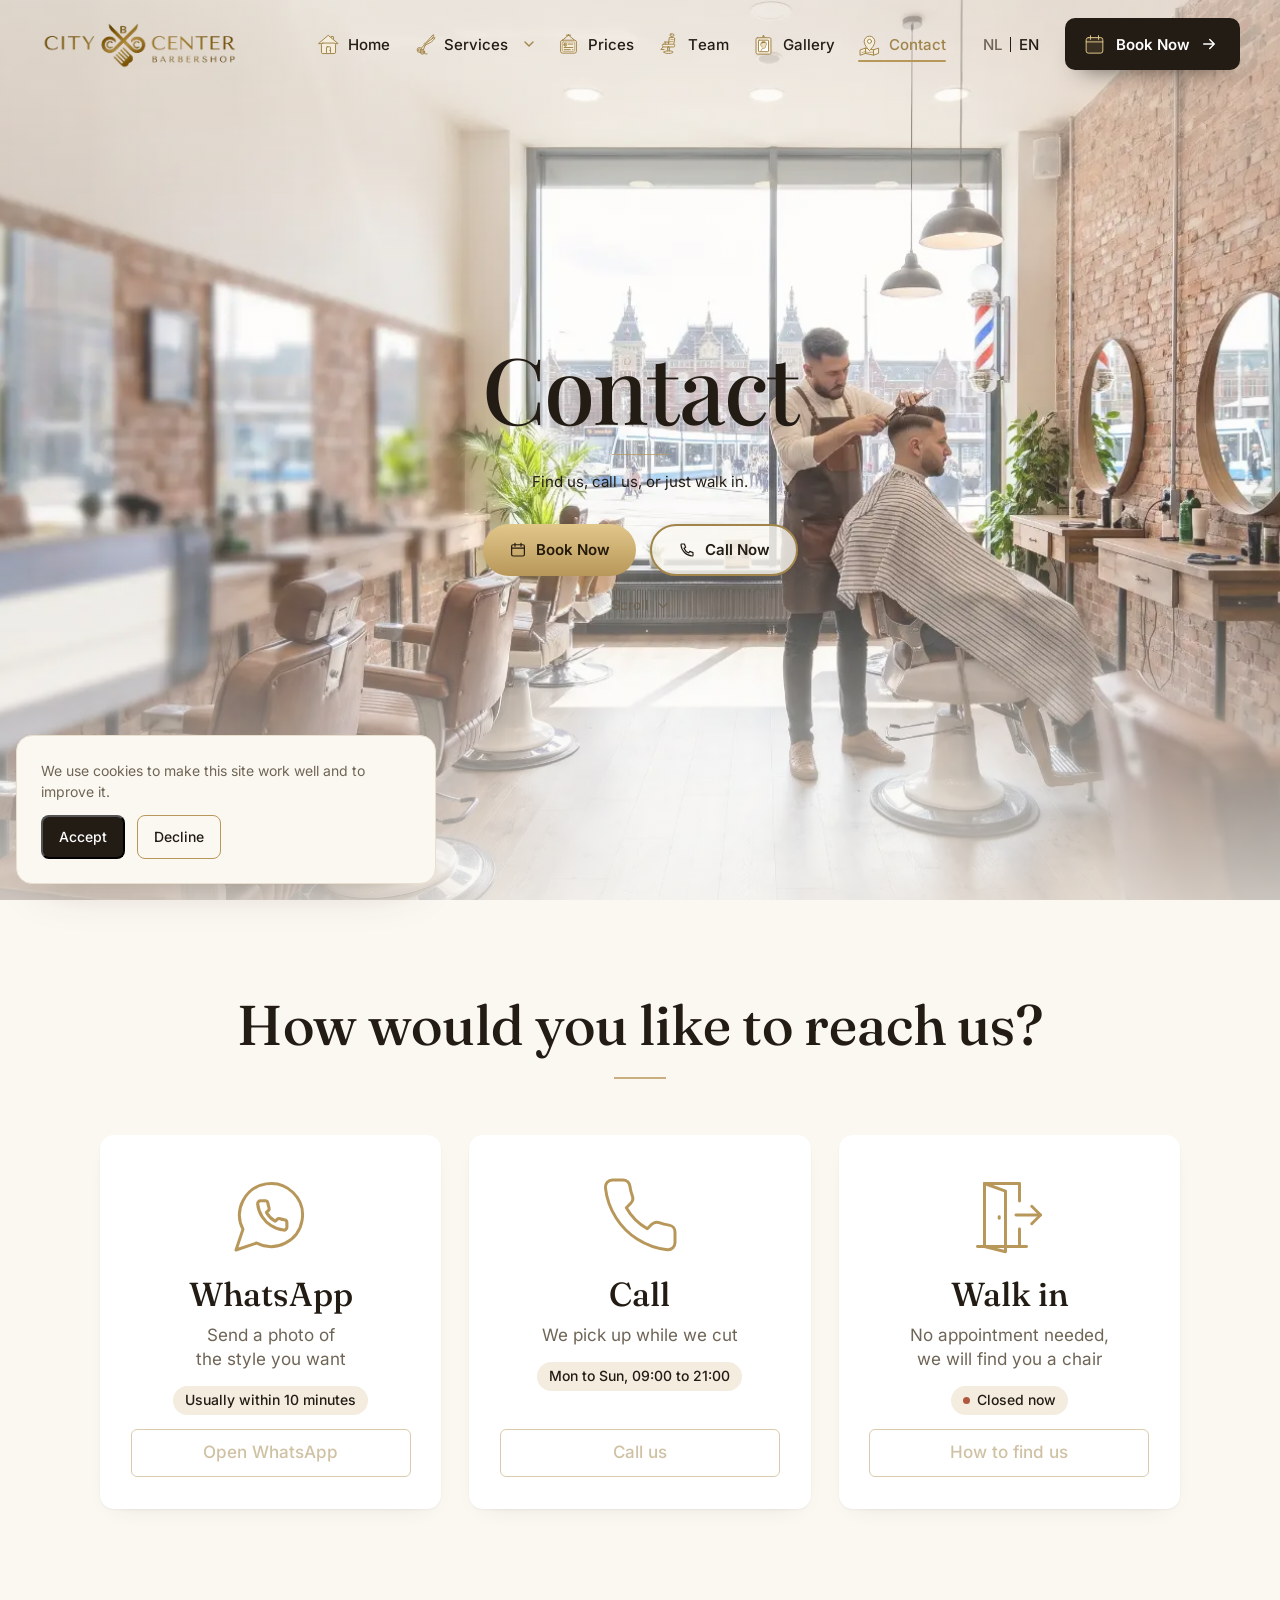
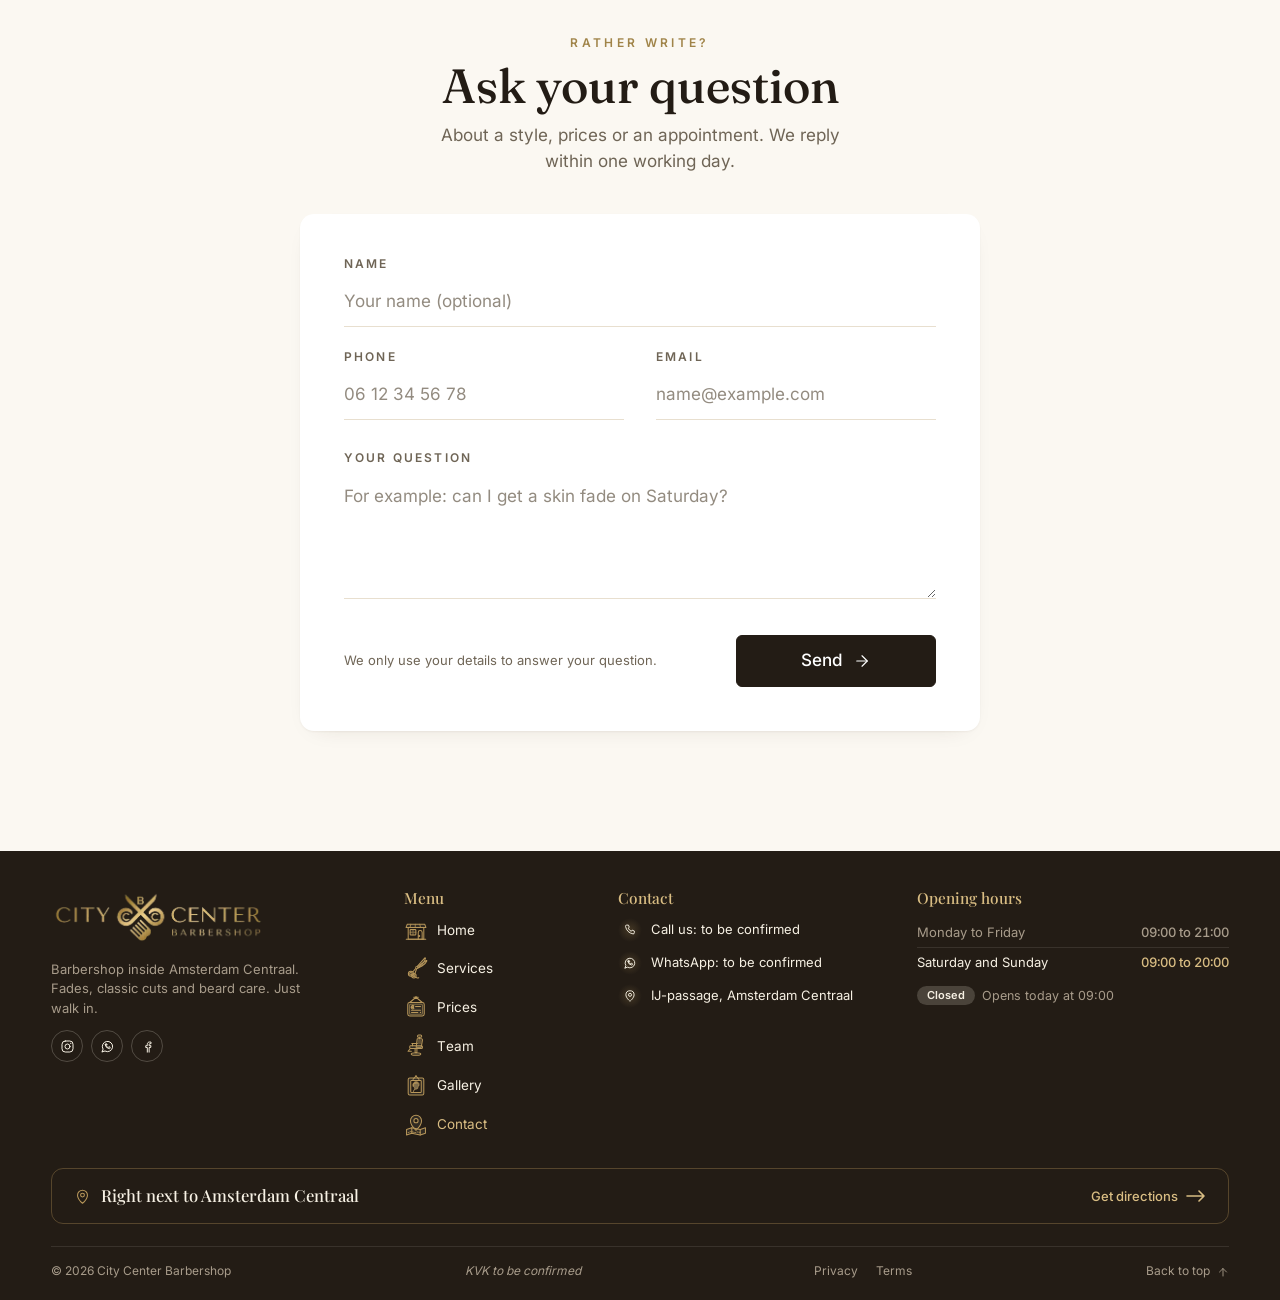
<file: en/contact/index.html>
<!DOCTYPE html>
<html lang="en">
<head>
<meta charset="utf-8">
<meta name="viewport" content="width=device-width, initial-scale=1">
<meta name="robots" content="noindex">
<script>try{if(localStorage.getItem('ccb-theme')==='dark')document.documentElement.setAttribute('data-theme','dark')}catch(e){}</script>
<title>Contact | City Center Barbershop</title>
<meta name="description" content="City Center Barbershop, next to Amsterdam Central Station. Fades, classic cuts and beard care. Book online or walk in.">
<link rel="canonical" href="https://www.citycenterbarbershop.example/en/contact/">
<link rel="alternate" hreflang="nl" href="https://www.citycenterbarbershop.example/contact/">
<link rel="alternate" hreflang="en" href="https://www.citycenterbarbershop.example/en/contact/">
<link rel="alternate" hreflang="x-default" href="https://www.citycenterbarbershop.example/contact/">
<link rel="preload" href="/assets/fonts/inter-latin.woff2" as="font" type="font/woff2" crossorigin>
<link rel="stylesheet" href="/assets/css/site.css?v=1793475230260">
</head>
<body>
<div id="ccb-root" data-hours='{"timezone":"Europe/Amsterdam","days":{"mon":{"open":"09:00","close":"21:00"},"tue":{"open":"09:00","close":"21:00"},"wed":{"open":"09:00","close":"21:00"},"thu":{"open":"09:00","close":"21:00"},"fri":{"open":"09:00","close":"21:00"},"sat":{"open":"09:00","close":"20:00"},"sun":{"open":"09:00","close":"20:00"}}}' data-site='{"phone":"TODO","phone_display":"TODO","whatsapp":"TODO","bookUrl":"https://www.fresha.com/","reviews_url":"TODO","maps_url":"TODO","address":"IJ-passage, Amsterdam Centraal","instagram_url":"TODO","facebook_url":"TODO","kvk":"TODO","contact_form_action":"TODO"}' data-status-open-until="Open today until {time}" data-status-opens-at="Opens today at {time}" data-status-closed="Closed now">
<!-- part: header -->
<header class="ccb-header">
  <a class="ccb-header__logo" href="/en/"><img src="/assets/img/logo/ccb-logo.webp" width="174" height="44" alt="City Center Barbershop, go to home page"></a>
  <nav class="ccb-header__nav" aria-label="Main menu">
    <ul class="ccb-nav">
      <li><a class="ccb-nav__link" href="/en/" aria-label="Home" data-track="nav_home">
        <svg class="ccb-nico i-home" viewBox="0 0 32 32" aria-hidden="true">
          <defs><mask id="ccb-m-home"><rect class="lvl" x="-2" y="-2" width="36" height="36" fill="#fff"></rect></mask></defs>
          <rect class="bd" x="19.4" y="5" width="3.6" height="6.4" rx=".6"></rect>
          <rect class="liq" mask="url(#ccb-m-home)" x="19.4" y="5" width="3.6" height="6.4" rx=".6"></rect>
          <rect class="ln" x="19.4" y="5" width="3.6" height="6.4" rx=".6" stroke-width="1.1"></rect>
          <g class="roof">
            <path class="bd" d="M16 3.6L29.4 14.8H2.6z"></path>
            <path class="liq" mask="url(#ccb-m-home)" d="M16 3.6L29.4 14.8H2.6z"></path>
            <path class="ln" d="M16 3.6L29.4 14.8H2.6z"></path>
          </g>
          <rect class="bd" x="6.2" y="14" width="19.6" height="14.6" rx="2"></rect>
          <rect class="liq" mask="url(#ccb-m-home)" x="6.2" y="14" width="19.6" height="14.6" rx="2"></rect>
          <rect class="ln" x="6.2" y="14" width="19.6" height="14.6" rx="2"></rect>
          <g class="door">
            <rect class="bd" x="13.2" y="19.2" width="5.6" height="9.4" rx="1"></rect>
            <rect class="ln" x="13.2" y="19.2" width="5.6" height="9.4" rx="1" stroke-width="1.1"></rect>
            <circle class="dot" cx="17.6" cy="24" r=".7"></circle>
          </g>
        </svg>
        <span class="ccb-roll" aria-hidden="true"><span class="l" data-l="H">H</span><span class="l" data-l="o">o</span><span class="l" data-l="m">m</span><span class="l" data-l="e">e</span></span>
      </a></li>
      <li class="ccb-nav__item ccb-nav__item--has-menu">
        <a class="ccb-nav__link" href="/en/services/" aria-label="Services" data-track="nav_services">
        <svg class="ccb-nico i-shears" viewBox="0 0 32 32" aria-hidden="true">
          <defs><mask id="ccb-m-shears"><rect class="lvl" x="-2" y="-2" width="36" height="36" fill="#fff"></rect></mask></defs>
          <g class="b">
            <path class="bd" d="M16.6 15.2L27.8 2.6c.4-.4 1-.1.9.4-.5 2.6-2.2 5.6-4.8 8.4l-6.2 5.2z"></path>
            <path class="liq" mask="url(#ccb-m-shears)" d="M16.6 15.2L27.8 2.6c.4-.4 1-.1.9.4-.5 2.6-2.2 5.6-4.8 8.4l-6.2 5.2z"></path>
            <path class="ln" d="M16.6 15.2L27.8 2.6c.4-.4 1-.1.9.4-.5 2.6-2.2 5.6-4.8 8.4l-6.2 5.2"></path>
            <path class="ln" d="M15.8 16.4l-4 4.6"></path>
            <circle class="bd" cx="9.2" cy="23.6" r="3.4"></circle><circle class="liq" mask="url(#ccb-m-shears)" cx="9.2" cy="23.6" r="3.4"></circle>
            <circle class="ln" cx="9.2" cy="23.6" r="3.4"></circle><circle class="ln" cx="9.2" cy="23.6" r="1.6"></circle>
          </g>
          <g class="a">
            <path class="bd" d="M16.6 15.2L29.6 6c.5-.3 1 .1.8.6-1 2.4-3.2 4.8-6.4 6.8l-6.6 3.2z"></path>
            <path class="liq" mask="url(#ccb-m-shears)" d="M16.6 15.2L29.6 6c.5-.3 1 .1.8.6-1 2.4-3.2 4.8-6.4 6.8l-6.6 3.2z"></path>
            <path class="ln" d="M16.6 15.2L29.6 6c.5-.3 1 .1.8.6-1 2.4-3.2 4.8-6.4 6.8l-6.6 3.2"></path>
            <path class="ln" d="M17 16.8l-2.6 6.8"></path>
            <circle class="bd" cx="13.2" cy="26.4" r="3"></circle><circle class="liq" mask="url(#ccb-m-shears)" cx="13.2" cy="26.4" r="3"></circle>
            <circle class="ln" cx="13.2" cy="26.4" r="3"></circle><circle class="ln" cx="13.2" cy="26.4" r="1.3"></circle>
            <path class="ln" d="M15.6 28.2c1.2 1 2.6 1.3 4 .8"></path>
          </g>
          <circle class="pivot" cx="16.6" cy="15.2" r="1.25"></circle>
          <path class="ln fx hair" d="M22.4 15.4c.9.5 1.3 1.3 1.1 2.3" stroke-width="1"></path>
          <path class="ln fx hair h2" d="M25 13.6c.6.7.7 1.5.3 2.3" stroke-width="1"></path>
        </svg>
        <span class="ccb-roll" aria-hidden="true"><span class="l" data-l="S">S</span><span class="l" data-l="e">e</span><span class="l" data-l="r">r</span><span class="l" data-l="v">v</span><span class="l" data-l="i">i</span><span class="l" data-l="c">c</span><span class="l" data-l="e">e</span><span class="l" data-l="s">s</span></span>
        </a>
        <button type="button" class="ccb-nav__caret" aria-expanded="false" aria-controls="ccb-services-menu" aria-label="Show all services">
          <svg viewBox="0 0 24 24" aria-hidden="true"><path d="M6 9l6 6 6-6"></path></svg>
        </button>
        <div class="ccb-nav__menu" id="ccb-services-menu" hidden>
          <ul>
            <li><a href="/en/services/#mens-haircut" data-filter="mens-haircut"><img src="/assets/img/icons/services/mens-haircut.png" width="35" height="31" alt="" loading="lazy" decoding="async"><span>Men's Haircut</span></a></li>
            <li><a href="/en/services/#beard-grooming" data-filter="beard-grooming"><img src="/assets/img/icons/services/beard-grooming.png" width="35" height="31" alt="" loading="lazy" decoding="async"><span>Beard Grooming</span></a></li>
            <li><a href="/en/services/#childrens-haircut" data-filter="childrens-haircut"><img src="/assets/img/icons/services/childrens-haircut.png" width="32" height="31" alt="" loading="lazy" decoding="async"><span>Children's Haircut</span></a></li>
            <li><a href="/en/services/#groom-groomsmen" data-filter="groom-groomsmen"><img src="/assets/img/icons/services/groom-groomsmen.png" width="34" height="31" alt="" loading="lazy" decoding="async"><span>Groom & Groomsmen Treatment</span></a></li>
            <li><a href="/en/services/#mens-hair-grooming" data-filter="mens-hair-grooming"><img src="/assets/img/icons/services/mens-hair-grooming.png" width="34" height="31" alt="" loading="lazy" decoding="async"><span>Men's Hair Grooming</span></a></li>
            <li><a href="/en/services/#women-treatment" data-filter="women-treatment"><img src="/assets/img/icons/services/women-treatment.png" width="35" height="31" alt="" loading="lazy" decoding="async"><span>Women Treatment</span></a></li>
            <li><a href="/en/services/#senior-barber" data-filter="senior-barber"><img src="/assets/img/icons/services/senior-barber.png" width="34" height="31" alt="" loading="lazy" decoding="async"><span>Senior Barber Service</span></a></li>
            <li><a href="/en/services/#mobile-barbershop" data-filter="mobile-barbershop"><img src="/assets/img/icons/services/mobile-barbershop.png" width="35" height="31" alt="" loading="lazy" decoding="async"><span>Mobile Barbershop</span></a></li>
          </ul>
          <a class="ccb-nav__menu-all" href="/en/services/">View all services<svg viewBox="0 0 24 24" aria-hidden="true"><path d="M5 12h14M13 6l6 6-6 6"></path></svg></a>
        </div>
      </li>
      <li><a class="ccb-nav__link" href="/en/prices/" aria-label="Prices" data-track="nav_prices">
        <svg class="ccb-nico i-board" viewBox="0 0 32 32" aria-hidden="true">
          <defs><mask id="ccb-m-board"><rect class="lvl" x="-2" y="-2" width="36" height="36" fill="#fff"></rect></mask></defs>
          <path class="ln" d="M13 3h6"></path><circle class="dot" cx="16" cy="3" r="1.2"></circle>
          <g class="swing">
            <path class="ln" d="M16 3L7.6 10M16 3l8.4 7" stroke-width="1.1"></path>
            <rect class="bd" x="5" y="10" width="22" height="18" rx="2.6"></rect>
            <rect class="liq" mask="url(#ccb-m-board)" x="5" y="10" width="22" height="18" rx="2.6"></rect>
            <rect class="ln" x="5" y="10" width="22" height="18" rx="2.6"></rect>
            <rect class="ln" x="7.4" y="12.4" width="17.2" height="13.2" rx="1.4" stroke-width=".8" opacity=".6"></rect>
            <path class="ln" d="M13.2 14.6a2.2 2.2 0 1 0 0 3.2M10.2 15.6h2.6M10.2 16.8h2.6" stroke-width="1"></path>
            <path class="ln row-ln" d="M15.4 15.4h6.6"></path>
            <path class="ln row-ln r2" d="M10 20.2h12"></path>
            <path class="ln row-ln r3" d="M10 23.2h8.4"></path>
            <circle class="dot" cx="22" cy="23.2" r=".9"></circle>
          </g>
        </svg>
        <span class="ccb-roll" aria-hidden="true"><span class="l" data-l="P">P</span><span class="l" data-l="r">r</span><span class="l" data-l="i">i</span><span class="l" data-l="c">c</span><span class="l" data-l="e">e</span><span class="l" data-l="s">s</span></span>
      </a></li>
      <li><a class="ccb-nav__link" href="/en/team/" aria-label="Team" data-track="nav_team">
        <svg class="ccb-nico i-chair" viewBox="0 0 32 32" aria-hidden="true">
          <defs><mask id="ccb-m-chair"><rect class="lvl" x="-2" y="-2" width="36" height="36" fill="#fff"></rect></mask></defs>
          <g class="top">
            <path class="ln" d="M20.6 6.4V4.2"></path>
            <rect class="bd" x="18" y="1.4" width="5.6" height="3" rx="1.5"></rect><rect class="liq" mask="url(#ccb-m-chair)" x="18" y="1.4" width="5.6" height="3" rx="1.5"></rect>
            <rect class="ln" x="18" y="1.4" width="5.6" height="3" rx="1.5"></rect>
            <path class="bd" d="M17.6 6.4h5.6c1 0 1.6.8 1.4 1.8l-1.6 9.4h-6.8z"></path>
            <path class="liq" mask="url(#ccb-m-chair)" d="M17.6 6.4h5.6c1 0 1.6.8 1.4 1.8l-1.6 9.4h-6.8z"></path>
            <path class="ln" d="M17.6 6.4h5.6c1 0 1.6.8 1.4 1.8l-1.6 9.4h-6.8z"></path>
            <path class="ln" d="M19 9.2h3.8M18.6 12h3.8" stroke-width=".8" opacity=".7"></path>
            <path class="bd" d="M8.6 15.6h14.6c.8 0 1.4.6 1.4 1.4v1c0 .8-.6 1.4-1.4 1.4H9.2c-.9 0-1.6-.7-1.6-1.6v-.6c0-.9.4-1.6 1-1.6z"></path>
            <path class="liq" mask="url(#ccb-m-chair)" d="M8.6 15.6h14.6c.8 0 1.4.6 1.4 1.4v1c0 .8-.6 1.4-1.4 1.4H9.2c-.9 0-1.6-.7-1.6-1.6v-.6c0-.9.4-1.6 1-1.6z"></path>
            <path class="ln" d="M8.6 15.6h14.6c.8 0 1.4.6 1.4 1.4v1c0 .8-.6 1.4-1.4 1.4H9.2c-.9 0-1.6-.7-1.6-1.6v-.6c0-.9.4-1.6 1-1.6z"></path>
            <path class="ln" d="M10.4 12.6h7.4M11.4 12.6v3"></path>
            <path class="ln" d="M8.4 19.4l-3 3.6h4.4"></path>
          </g>
          <rect class="ln col" x="14.8" y="19.4" width="2.4" height="5.6" rx=".6"></rect>
          <path class="bd" d="M9.6 26.6c0-1 2.9-1.6 6.4-1.6s6.4.6 6.4 1.6-2.9 1.8-6.4 1.8-6.4-.8-6.4-1.8z"></path>
          <path class="ln" d="M9.6 26.6c0-1 2.9-1.6 6.4-1.6s6.4.6 6.4 1.6-2.9 1.8-6.4 1.8-6.4-.8-6.4-1.8z"></path>
        </svg>
        <span class="ccb-roll" aria-hidden="true"><span class="l" data-l="T">T</span><span class="l" data-l="e">e</span><span class="l" data-l="a">a</span><span class="l" data-l="m">m</span></span>
      </a></li>
      <li><a class="ccb-nav__link" href="/en/gallery/" aria-label="Gallery" data-track="nav_gallery">
        <svg class="ccb-nico i-frame" viewBox="0 0 32 32" aria-hidden="true">
          <defs>
            <mask id="ccb-m-frame"><rect class="lvl" x="-2" y="-2" width="36" height="36" fill="#fff"></rect></mask>
            <clipPath id="ccb-c-glass"><rect x="9" y="10" width="14" height="16" rx="1"></rect></clipPath>
          </defs>
          <path class="ln" d="M12 8.4L16 4l4 4.4" stroke-width="1.1"></path><circle class="dot" cx="16" cy="4" r="1.1"></circle>
          <g class="tilt">
            <rect class="bd" x="5.6" y="6.6" width="20.8" height="22.8" rx="2"></rect>
            <rect class="liq" mask="url(#ccb-m-frame)" x="5.6" y="6.6" width="20.8" height="22.8" rx="2"></rect>
            <rect class="ln" x="5.6" y="6.6" width="20.8" height="22.8" rx="2"></rect>
            <rect class="glass" x="9" y="10" width="14" height="16" rx="1"></rect>
            <rect class="ln" x="9" y="10" width="14" height="16" rx="1" stroke-width="1"></rect>
            <g clip-path="url(#ccb-c-glass)">
              <path class="face" d="M12.2 26c.4-3 2-4.6 4-4.6 1.4 0 2.3-.6 2.3-1.8v-1.2c1-.4 1.6-1.4 1.6-2.8 0-2.6-1.8-4-4-4-2.4 0-4 1.8-4 4.2 0 1.6.6 2.6 1.6 3.2v.8"></path>
              <path class="hairtop" d="M12.2 14.6c.8-1.8 2.4-2.6 4.2-2.4 1.4.2 2.6.9 3 2-1.6-.4-3.2-.3-4.6.2"></path>
              <rect class="shine" x="9" y="8" width="3" height="22" transform="skewX(-20)"></rect>
            </g>
          </g>
        </svg>
        <span class="ccb-roll" aria-hidden="true"><span class="l" data-l="G">G</span><span class="l" data-l="a">a</span><span class="l" data-l="l">l</span><span class="l" data-l="l">l</span><span class="l" data-l="e">e</span><span class="l" data-l="r">r</span><span class="l" data-l="y">y</span></span>
      </a></li>
      <li><a class="ccb-nav__link" href="/en/contact/" aria-label="Contact" data-track="nav_contact" aria-current="page">
        <svg class="ccb-nico i-pin" viewBox="0 0 32 32" aria-hidden="true">
          <defs><mask id="ccb-m-pin"><rect class="lvl" x="-2" y="-2" width="36" height="36" fill="#fff"></rect></mask></defs>
          <g class="map">
            <path class="bd" d="M3.4 23.4l7-2.4 11.2 2.4 7-2.4v7.4l-7 2.4-11.2-2.4-7 2.4z"></path>
            <path class="ln" d="M3.4 23.4l7-2.4 11.2 2.4 7-2.4v7.4l-7 2.4-11.2-2.4-7 2.4z"></path>
            <path class="ln" d="M10.4 21v7.4M21.6 23.4v7.4" stroke-width="1"></path>
            <path class="ln" d="M5.6 27.4c2-.6 3-1.8 5-1.2s3.6 1.6 6 .8 3.6-.2 5.6.6" stroke-width=".8" stroke-dasharray="1.4 1.6" opacity=".8"></path>
          </g>
          <circle class="ln fx ring" cx="16" cy="11" r="4.2" stroke-width="1"></circle>
          <g class="pin">
            <path class="bd" d="M16 24.4s7.4-6.6 7.4-12.6a7.4 7.4 0 0 0-14.8 0c0 6 7.4 12.6 7.4 12.6z"></path>
            <path class="liq" mask="url(#ccb-m-pin)" d="M16 24.4s7.4-6.6 7.4-12.6a7.4 7.4 0 0 0-14.8 0c0 6 7.4 12.6 7.4 12.6z"></path>
            <path class="ln" d="M16 24.4s7.4-6.6 7.4-12.6a7.4 7.4 0 0 0-14.8 0c0 6 7.4 12.6 7.4 12.6z"></path>
            <circle class="glass" cx="16" cy="11.6" r="2.8"></circle><circle class="ln" cx="16" cy="11.6" r="2.8"></circle>
          </g>
        </svg>
        <span class="ccb-roll" aria-hidden="true"><span class="l" data-l="C">C</span><span class="l" data-l="o">o</span><span class="l" data-l="n">n</span><span class="l" data-l="t">t</span><span class="l" data-l="a">a</span><span class="l" data-l="c">c</span><span class="l" data-l="t">t</span></span>
      </a></li>
    </ul>
  </nav>
  <div class="ccb-header__lang" role="group" aria-label="Language">
    <a href="/contact/" hreflang="nl" lang="nl">NL</a>
    <a href="/en/contact/" hreflang="en" lang="en" aria-current="true">EN</a>
  </div>
  <a class="ccb-book" href="https://www.fresha.com/" data-book-link aria-label="Book Now" data-track="book_header">
    <svg class="ccb-nico i-cal" viewBox="0 0 32 32" aria-hidden="true">
      <defs><mask id="ccb-m-cal"><rect class="lvl" x="-2" y="-2" width="36" height="36" fill="#fff"></rect></mask></defs>
      <rect class="bd" x="4.4" y="6.4" width="23.2" height="21.6" rx="3"></rect>
      <rect class="liq" mask="url(#ccb-m-cal)" x="4.4" y="6.4" width="23.2" height="21.6" rx="3" opacity=".35"></rect>
      <rect class="ln" x="4.4" y="6.4" width="23.2" height="21.6" rx="3"></rect>
      <path class="ln" d="M10.4 3.6v5.2M21.6 3.6v5.2"></path>
      <path class="ln page" d="M4.4 12.4h23.2"></path>
      <path class="ln tick" d="M11.4 19.8l3.2 3.2 6.2-6.4" stroke-width="1.8"></path>
    </svg>
    <span aria-hidden="true">Book Now</span>
    <svg class="arrow" viewBox="0 0 24 24" aria-hidden="true"><path d="M5 12h14M13 6l6 6-6 6"></path></svg>
  </a>
<button class="ccb-burger" type="button" aria-expanded="false" aria-controls="ccb-drawer" aria-label="Open menu">
    <svg viewBox="0 0 24 24" aria-hidden="true"><path class="ccb-burger__a" d="M4 7h16"></path><path class="ccb-burger__b" d="M4 12h16"></path><path class="ccb-burger__c" d="M4 17h16"></path></svg>
  </button>
</header>

<!-- part: drawer (tablet + phone) -->
<div class="ccb-drawer" id="ccb-drawer" hidden>
  <button class="ccb-drawer__backdrop" type="button" tabindex="-1" aria-label="Close menu" data-drawer-close></button>
  <div class="ccb-drawer__panel" role="dialog" aria-modal="true" aria-label="Main menu">
    <div class="ccb-drawer__head">
      <a class="ccb-drawer__logo" href="/en/"><img src="/assets/img/logo/ccb-logo.webp" width="158" height="40" alt="City Center Barbershop, go to home page"></a>
      <button class="ccb-drawer__close" type="button" aria-label="Close menu" data-drawer-close>
        <svg viewBox="0 0 24 24" aria-hidden="true"><path d="M6 6l12 12M18 6L6 18"></path></svg>
      </button>
    </div>
    <nav class="ccb-drawer__nav" aria-label="Main menu">
    <ul class="ccb-nav">
      <li><a class="ccb-nav__link" href="/en/" aria-label="Home" data-track="drawer_home">
        <svg class="ccb-nico i-home" viewBox="0 0 32 32" aria-hidden="true">
          <defs><mask id="ccb-dm-home"><rect class="lvl" x="-2" y="-2" width="36" height="36" fill="#fff"></rect></mask></defs>
          <rect class="bd" x="19.4" y="5" width="3.6" height="6.4" rx=".6"></rect>
          <rect class="liq" mask="url(#ccb-dm-home)" x="19.4" y="5" width="3.6" height="6.4" rx=".6"></rect>
          <rect class="ln" x="19.4" y="5" width="3.6" height="6.4" rx=".6" stroke-width="1.1"></rect>
          <g class="roof">
            <path class="bd" d="M16 3.6L29.4 14.8H2.6z"></path>
            <path class="liq" mask="url(#ccb-dm-home)" d="M16 3.6L29.4 14.8H2.6z"></path>
            <path class="ln" d="M16 3.6L29.4 14.8H2.6z"></path>
          </g>
          <rect class="bd" x="6.2" y="14" width="19.6" height="14.6" rx="2"></rect>
          <rect class="liq" mask="url(#ccb-dm-home)" x="6.2" y="14" width="19.6" height="14.6" rx="2"></rect>
          <rect class="ln" x="6.2" y="14" width="19.6" height="14.6" rx="2"></rect>
          <g class="door">
            <rect class="bd" x="13.2" y="19.2" width="5.6" height="9.4" rx="1"></rect>
            <rect class="ln" x="13.2" y="19.2" width="5.6" height="9.4" rx="1" stroke-width="1.1"></rect>
            <circle class="dot" cx="17.6" cy="24" r=".7"></circle>
          </g>
        </svg>
        <span class="ccb-roll" aria-hidden="true"><span class="l" data-l="H">H</span><span class="l" data-l="o">o</span><span class="l" data-l="m">m</span><span class="l" data-l="e">e</span></span>
        <svg class="ccb-drawer__chev" viewBox="0 0 24 24" aria-hidden="true"><path d="M9 6l6 6-6 6"></path></svg>
      </a></li>
      <li class="ccb-nav__item ccb-nav__item--has-menu">
        <div class="ccb-drawer__link-row">
        <a class="ccb-nav__link" href="/en/services/" aria-label="Services" data-track="drawer_services">
        <svg class="ccb-nico i-shears" viewBox="0 0 32 32" aria-hidden="true">
          <defs><mask id="ccb-dm-shears"><rect class="lvl" x="-2" y="-2" width="36" height="36" fill="#fff"></rect></mask></defs>
          <g class="b">
            <path class="bd" d="M16.6 15.2L27.8 2.6c.4-.4 1-.1.9.4-.5 2.6-2.2 5.6-4.8 8.4l-6.2 5.2z"></path>
            <path class="liq" mask="url(#ccb-dm-shears)" d="M16.6 15.2L27.8 2.6c.4-.4 1-.1.9.4-.5 2.6-2.2 5.6-4.8 8.4l-6.2 5.2z"></path>
            <path class="ln" d="M16.6 15.2L27.8 2.6c.4-.4 1-.1.9.4-.5 2.6-2.2 5.6-4.8 8.4l-6.2 5.2"></path>
            <path class="ln" d="M15.8 16.4l-4 4.6"></path>
            <circle class="bd" cx="9.2" cy="23.6" r="3.4"></circle><circle class="liq" mask="url(#ccb-dm-shears)" cx="9.2" cy="23.6" r="3.4"></circle>
            <circle class="ln" cx="9.2" cy="23.6" r="3.4"></circle><circle class="ln" cx="9.2" cy="23.6" r="1.6"></circle>
          </g>
          <g class="a">
            <path class="bd" d="M16.6 15.2L29.6 6c.5-.3 1 .1.8.6-1 2.4-3.2 4.8-6.4 6.8l-6.6 3.2z"></path>
            <path class="liq" mask="url(#ccb-dm-shears)" d="M16.6 15.2L29.6 6c.5-.3 1 .1.8.6-1 2.4-3.2 4.8-6.4 6.8l-6.6 3.2z"></path>
            <path class="ln" d="M16.6 15.2L29.6 6c.5-.3 1 .1.8.6-1 2.4-3.2 4.8-6.4 6.8l-6.6 3.2"></path>
            <path class="ln" d="M17 16.8l-2.6 6.8"></path>
            <circle class="bd" cx="13.2" cy="26.4" r="3"></circle><circle class="liq" mask="url(#ccb-dm-shears)" cx="13.2" cy="26.4" r="3"></circle>
            <circle class="ln" cx="13.2" cy="26.4" r="3"></circle><circle class="ln" cx="13.2" cy="26.4" r="1.3"></circle>
            <path class="ln" d="M15.6 28.2c1.2 1 2.6 1.3 4 .8"></path>
          </g>
          <circle class="pivot" cx="16.6" cy="15.2" r="1.25"></circle>
          <path class="ln fx hair" d="M22.4 15.4c.9.5 1.3 1.3 1.1 2.3" stroke-width="1"></path>
          <path class="ln fx hair h2" d="M25 13.6c.6.7.7 1.5.3 2.3" stroke-width="1"></path>
        </svg>
        <span class="ccb-roll" aria-hidden="true"><span class="l" data-l="S">S</span><span class="l" data-l="e">e</span><span class="l" data-l="r">r</span><span class="l" data-l="v">v</span><span class="l" data-l="i">i</span><span class="l" data-l="c">c</span><span class="l" data-l="e">e</span><span class="l" data-l="s">s</span></span>
        </a>
        <button type="button" class="ccb-drawer__subtoggle" aria-expanded="false" aria-controls="ccb-drawer-services-menu" aria-label="Show all services">
          <svg class="ccb-drawer__chev" viewBox="0 0 24 24" aria-hidden="true"><path d="M9 6l6 6-6 6"></path></svg>
        </button>
        </div>
        <ul class="ccb-drawer__submenu" id="ccb-drawer-services-menu" hidden>
          <li><a href="/en/services/#mens-haircut" data-filter="mens-haircut" data-track="drawer_service_mens_haircut"><img src="/assets/img/icons/services/mens-haircut.png" width="35" height="31" alt="" loading="lazy" decoding="async"><span>Men's Haircut</span></a></li>
          <li><a href="/en/services/#beard-grooming" data-filter="beard-grooming" data-track="drawer_service_beard_grooming"><img src="/assets/img/icons/services/beard-grooming.png" width="35" height="31" alt="" loading="lazy" decoding="async"><span>Beard Grooming</span></a></li>
          <li><a href="/en/services/#childrens-haircut" data-filter="childrens-haircut" data-track="drawer_service_childrens_haircut"><img src="/assets/img/icons/services/childrens-haircut.png" width="32" height="31" alt="" loading="lazy" decoding="async"><span>Children's Haircut</span></a></li>
          <li><a href="/en/services/#groom-groomsmen" data-filter="groom-groomsmen" data-track="drawer_service_groom_groomsmen"><img src="/assets/img/icons/services/groom-groomsmen.png" width="34" height="31" alt="" loading="lazy" decoding="async"><span>Groom & Groomsmen Treatment</span></a></li>
          <li><a href="/en/services/#mens-hair-grooming" data-filter="mens-hair-grooming" data-track="drawer_service_mens_hair_grooming"><img src="/assets/img/icons/services/mens-hair-grooming.png" width="34" height="31" alt="" loading="lazy" decoding="async"><span>Men's Hair Grooming</span></a></li>
          <li><a href="/en/services/#women-treatment" data-filter="women-treatment" data-track="drawer_service_women_treatment"><img src="/assets/img/icons/services/women-treatment.png" width="35" height="31" alt="" loading="lazy" decoding="async"><span>Women Treatment</span></a></li>
          <li><a href="/en/services/#senior-barber" data-filter="senior-barber" data-track="drawer_service_senior_barber"><img src="/assets/img/icons/services/senior-barber.png" width="34" height="31" alt="" loading="lazy" decoding="async"><span>Senior Barber Service</span></a></li>
          <li><a href="/en/services/#mobile-barbershop" data-filter="mobile-barbershop" data-track="drawer_service_mobile_barbershop"><img src="/assets/img/icons/services/mobile-barbershop.png" width="35" height="31" alt="" loading="lazy" decoding="async"><span>Mobile Barbershop</span></a></li>
        </ul>
      </li>
      <li><a class="ccb-nav__link" href="/en/prices/" aria-label="Prices" data-track="drawer_prices">
        <svg class="ccb-nico i-board" viewBox="0 0 32 32" aria-hidden="true">
          <defs><mask id="ccb-dm-board"><rect class="lvl" x="-2" y="-2" width="36" height="36" fill="#fff"></rect></mask></defs>
          <path class="ln" d="M13 3h6"></path><circle class="dot" cx="16" cy="3" r="1.2"></circle>
          <g class="swing">
            <path class="ln" d="M16 3L7.6 10M16 3l8.4 7" stroke-width="1.1"></path>
            <rect class="bd" x="5" y="10" width="22" height="18" rx="2.6"></rect>
            <rect class="liq" mask="url(#ccb-dm-board)" x="5" y="10" width="22" height="18" rx="2.6"></rect>
            <rect class="ln" x="5" y="10" width="22" height="18" rx="2.6"></rect>
            <rect class="ln" x="7.4" y="12.4" width="17.2" height="13.2" rx="1.4" stroke-width=".8" opacity=".6"></rect>
            <path class="ln" d="M13.2 14.6a2.2 2.2 0 1 0 0 3.2M10.2 15.6h2.6M10.2 16.8h2.6" stroke-width="1"></path>
            <path class="ln row-ln" d="M15.4 15.4h6.6"></path>
            <path class="ln row-ln r2" d="M10 20.2h12"></path>
            <path class="ln row-ln r3" d="M10 23.2h8.4"></path>
            <circle class="dot" cx="22" cy="23.2" r=".9"></circle>
          </g>
        </svg>
        <span class="ccb-roll" aria-hidden="true"><span class="l" data-l="P">P</span><span class="l" data-l="r">r</span><span class="l" data-l="i">i</span><span class="l" data-l="c">c</span><span class="l" data-l="e">e</span><span class="l" data-l="s">s</span></span>
        <svg class="ccb-drawer__chev" viewBox="0 0 24 24" aria-hidden="true"><path d="M9 6l6 6-6 6"></path></svg>
      </a></li>
      <li><a class="ccb-nav__link" href="/en/team/" aria-label="Team" data-track="drawer_team">
        <svg class="ccb-nico i-chair" viewBox="0 0 32 32" aria-hidden="true">
          <defs><mask id="ccb-dm-chair"><rect class="lvl" x="-2" y="-2" width="36" height="36" fill="#fff"></rect></mask></defs>
          <g class="top">
            <path class="ln" d="M20.6 6.4V4.2"></path>
            <rect class="bd" x="18" y="1.4" width="5.6" height="3" rx="1.5"></rect><rect class="liq" mask="url(#ccb-dm-chair)" x="18" y="1.4" width="5.6" height="3" rx="1.5"></rect>
            <rect class="ln" x="18" y="1.4" width="5.6" height="3" rx="1.5"></rect>
            <path class="bd" d="M17.6 6.4h5.6c1 0 1.6.8 1.4 1.8l-1.6 9.4h-6.8z"></path>
            <path class="liq" mask="url(#ccb-dm-chair)" d="M17.6 6.4h5.6c1 0 1.6.8 1.4 1.8l-1.6 9.4h-6.8z"></path>
            <path class="ln" d="M17.6 6.4h5.6c1 0 1.6.8 1.4 1.8l-1.6 9.4h-6.8z"></path>
            <path class="ln" d="M19 9.2h3.8M18.6 12h3.8" stroke-width=".8" opacity=".7"></path>
            <path class="bd" d="M8.6 15.6h14.6c.8 0 1.4.6 1.4 1.4v1c0 .8-.6 1.4-1.4 1.4H9.2c-.9 0-1.6-.7-1.6-1.6v-.6c0-.9.4-1.6 1-1.6z"></path>
            <path class="liq" mask="url(#ccb-dm-chair)" d="M8.6 15.6h14.6c.8 0 1.4.6 1.4 1.4v1c0 .8-.6 1.4-1.4 1.4H9.2c-.9 0-1.6-.7-1.6-1.6v-.6c0-.9.4-1.6 1-1.6z"></path>
            <path class="ln" d="M8.6 15.6h14.6c.8 0 1.4.6 1.4 1.4v1c0 .8-.6 1.4-1.4 1.4H9.2c-.9 0-1.6-.7-1.6-1.6v-.6c0-.9.4-1.6 1-1.6z"></path>
            <path class="ln" d="M10.4 12.6h7.4M11.4 12.6v3"></path>
            <path class="ln" d="M8.4 19.4l-3 3.6h4.4"></path>
          </g>
          <rect class="ln col" x="14.8" y="19.4" width="2.4" height="5.6" rx=".6"></rect>
          <path class="bd" d="M9.6 26.6c0-1 2.9-1.6 6.4-1.6s6.4.6 6.4 1.6-2.9 1.8-6.4 1.8-6.4-.8-6.4-1.8z"></path>
          <path class="ln" d="M9.6 26.6c0-1 2.9-1.6 6.4-1.6s6.4.6 6.4 1.6-2.9 1.8-6.4 1.8-6.4-.8-6.4-1.8z"></path>
        </svg>
        <span class="ccb-roll" aria-hidden="true"><span class="l" data-l="T">T</span><span class="l" data-l="e">e</span><span class="l" data-l="a">a</span><span class="l" data-l="m">m</span></span>
        <svg class="ccb-drawer__chev" viewBox="0 0 24 24" aria-hidden="true"><path d="M9 6l6 6-6 6"></path></svg>
      </a></li>
      <li><a class="ccb-nav__link" href="/en/gallery/" aria-label="Gallery" data-track="drawer_gallery">
        <svg class="ccb-nico i-frame" viewBox="0 0 32 32" aria-hidden="true">
          <defs>
            <mask id="ccb-dm-frame"><rect class="lvl" x="-2" y="-2" width="36" height="36" fill="#fff"></rect></mask>
            <clipPath id="ccb-dc-glass"><rect x="9" y="10" width="14" height="16" rx="1"></rect></clipPath>
          </defs>
          <path class="ln" d="M12 8.4L16 4l4 4.4" stroke-width="1.1"></path><circle class="dot" cx="16" cy="4" r="1.1"></circle>
          <g class="tilt">
            <rect class="bd" x="5.6" y="6.6" width="20.8" height="22.8" rx="2"></rect>
            <rect class="liq" mask="url(#ccb-dm-frame)" x="5.6" y="6.6" width="20.8" height="22.8" rx="2"></rect>
            <rect class="ln" x="5.6" y="6.6" width="20.8" height="22.8" rx="2"></rect>
            <rect class="glass" x="9" y="10" width="14" height="16" rx="1"></rect>
            <rect class="ln" x="9" y="10" width="14" height="16" rx="1" stroke-width="1"></rect>
            <g clip-path="url(#ccb-dc-glass)">
              <path class="face" d="M12.2 26c.4-3 2-4.6 4-4.6 1.4 0 2.3-.6 2.3-1.8v-1.2c1-.4 1.6-1.4 1.6-2.8 0-2.6-1.8-4-4-4-2.4 0-4 1.8-4 4.2 0 1.6.6 2.6 1.6 3.2v.8"></path>
              <path class="hairtop" d="M12.2 14.6c.8-1.8 2.4-2.6 4.2-2.4 1.4.2 2.6.9 3 2-1.6-.4-3.2-.3-4.6.2"></path>
              <rect class="shine" x="9" y="8" width="3" height="22" transform="skewX(-20)"></rect>
            </g>
          </g>
        </svg>
        <span class="ccb-roll" aria-hidden="true"><span class="l" data-l="G">G</span><span class="l" data-l="a">a</span><span class="l" data-l="l">l</span><span class="l" data-l="l">l</span><span class="l" data-l="e">e</span><span class="l" data-l="r">r</span><span class="l" data-l="y">y</span></span>
        <svg class="ccb-drawer__chev" viewBox="0 0 24 24" aria-hidden="true"><path d="M9 6l6 6-6 6"></path></svg>
      </a></li>
      <li><a class="ccb-nav__link" href="/en/contact/" aria-label="Contact" data-track="drawer_contact">
        <svg class="ccb-nico i-pin" viewBox="0 0 32 32" aria-hidden="true">
          <defs><mask id="ccb-dm-pin"><rect class="lvl" x="-2" y="-2" width="36" height="36" fill="#fff"></rect></mask></defs>
          <g class="map">
            <path class="bd" d="M3.4 23.4l7-2.4 11.2 2.4 7-2.4v7.4l-7 2.4-11.2-2.4-7 2.4z"></path>
            <path class="ln" d="M3.4 23.4l7-2.4 11.2 2.4 7-2.4v7.4l-7 2.4-11.2-2.4-7 2.4z"></path>
            <path class="ln" d="M10.4 21v7.4M21.6 23.4v7.4" stroke-width="1"></path>
            <path class="ln" d="M5.6 27.4c2-.6 3-1.8 5-1.2s3.6 1.6 6 .8 3.6-.2 5.6.6" stroke-width=".8" stroke-dasharray="1.4 1.6" opacity=".8"></path>
          </g>
          <circle class="ln fx ring" cx="16" cy="11" r="4.2" stroke-width="1"></circle>
          <g class="pin">
            <path class="bd" d="M16 24.4s7.4-6.6 7.4-12.6a7.4 7.4 0 0 0-14.8 0c0 6 7.4 12.6 7.4 12.6z"></path>
            <path class="liq" mask="url(#ccb-dm-pin)" d="M16 24.4s7.4-6.6 7.4-12.6a7.4 7.4 0 0 0-14.8 0c0 6 7.4 12.6 7.4 12.6z"></path>
            <path class="ln" d="M16 24.4s7.4-6.6 7.4-12.6a7.4 7.4 0 0 0-14.8 0c0 6 7.4 12.6 7.4 12.6z"></path>
            <circle class="glass" cx="16" cy="11.6" r="2.8"></circle><circle class="ln" cx="16" cy="11.6" r="2.8"></circle>
          </g>
        </svg>
        <span class="ccb-roll" aria-hidden="true"><span class="l" data-l="C">C</span><span class="l" data-l="o">o</span><span class="l" data-l="n">n</span><span class="l" data-l="t">t</span><span class="l" data-l="a">a</span><span class="l" data-l="c">c</span><span class="l" data-l="t">t</span></span>
        <svg class="ccb-drawer__chev" viewBox="0 0 24 24" aria-hidden="true"><path d="M9 6l6 6-6 6"></path></svg>
      </a></li>
    </ul>
    </nav>
    <div class="ccb-drawer__foot">
      <p class="ccb-drawer__status"><svg class="ccb-ico" viewBox="0 0 24 24" aria-hidden="true"><circle cx="12" cy="12" r="8.5"></circle><path d="M12 7.5V12l3 2"></path></svg><span data-status-text>Open today until 21:00</span><span data-live hidden class="ccb-hero__live" aria-hidden="true"></span></p>
      <a class="ccb-book ccb-drawer__book" href="https://www.fresha.com/" data-book-link data-track="book_drawer">
        <svg class="ccb-nico i-cal" viewBox="0 0 32 32" aria-hidden="true">
          <defs><mask id="ccb-dm-cal"><rect class="lvl" x="-2" y="-2" width="36" height="36" fill="#fff"></rect></mask></defs>
          <rect class="bd" x="4.4" y="6.4" width="23.2" height="21.6" rx="3"></rect>
          <rect class="liq" mask="url(#ccb-dm-cal)" x="4.4" y="6.4" width="23.2" height="21.6" rx="3" opacity=".35"></rect>
          <rect class="ln" x="4.4" y="6.4" width="23.2" height="21.6" rx="3"></rect>
          <path class="ln" d="M10.4 3.6v5.2M21.6 3.6v5.2"></path>
          <path class="ln page" d="M4.4 12.4h23.2"></path>
          <path class="ln tick" d="M11.4 19.8l3.2 3.2 6.2-6.4" stroke-width="1.8"></path>
        </svg>
        <span>Book Now</span>
        <svg class="arrow" viewBox="0 0 24 24" aria-hidden="true"><path d="M5 12h14M13 6l6 6-6 6"></path></svg>
      </a>
      <div class="ccb-drawer__row">
        <a class="ccb-btn ccb-btn--secondary" href="tel:TODO" data-track="call_drawer"><svg class="ccb-ico" viewBox="0 0 24 24" aria-hidden="true"><path d="M5 4h3.5l1.7 4.3-2.2 1.4a11 11 0 0 0 6.3 6.3l1.4-2.2L20 15.5V19a1 1 0 0 1-1 1A16 16 0 0 1 4 5a1 1 0 0 1 1-1z"></path></svg><span>Call</span></a>
        <a class="ccb-btn ccb-btn--secondary" href="https://wa.me/TODO" data-track="whatsapp_drawer"><svg class="ccb-ico" viewBox="0 0 24 24" aria-hidden="true"><path d="M4 20l1.2-4.1A8.2 8.2 0 1 1 8.4 19z"></path><path d="M9.2 8.6c.3 2.6 2.3 4.9 5.2 5.6l1.2-1.3-1.8-1-.8.8a4.8 4.8 0 0 1-2.2-2.2l.8-.8-1-1.8z"></path></svg><span>WhatsApp</span></a>
      </div>
    </div>
  </div>
</div>

<main>
<section class="ccb-page-hero">
  <div class="ccb-page-hero__art"><img src="/assets/img/hero/shop-1600.webp" srcset="/assets/img/hero/shop-800.webp 800w, /assets/img/hero/shop-1600.webp 1600w" sizes="100vw" width="1600" height="893" alt="" fetchpriority="high"></div>
  <div class="ccb-page-hero__inner">
    <h1 class="ccb-page-hero__title"><span class="ccb-w"><span style="animation-delay: 0.350s">Contact</span></span></h1>
    <div class="ccb-page-hero__rule" aria-hidden="true"></div>
    <p class="ccb-page-hero__sub">Find us, call us, or just walk in.</p>
    <div class="ccb-page-hero__actions">
      <a class="ccb-page-hero__btn ccb-page-hero__btn--solid" href="https://www.fresha.com/" data-book-link data-track="book_page_hero"><svg class="ccb-ico" viewBox="0 0 24 24" aria-hidden="true"><rect x="3.5" y="5" width="17" height="15" rx="2"></rect><path d="M3.5 9.5h17M8 3v4M16 3v4"></path></svg><span>Book Now</span></a>
      <a class="ccb-page-hero__btn ccb-page-hero__btn--ghost" href="tel:TODO" data-track="call_page_hero"><svg class="ccb-ico" viewBox="0 0 24 24" aria-hidden="true"><path d="M5 4h3.5l1.7 4.3-2.2 1.4a11 11 0 0 0 6.3 6.3l1.4-2.2L20 15.5V19a1 1 0 0 1-1 1A16 16 0 0 1 4 5a1 1 0 0 1 1-1z"></path></svg><span>Call Now</span></a>
    </div>
    <a class="ccb-page-hero__scroll" href="#ccb-below-hero">Scroll<svg viewBox="0 0 24 24" aria-hidden="true"><path d="M5 9l7 7 7-7"></path></svg></a>
  </div>
</section>
<span id="ccb-below-hero" aria-hidden="true"></span>
<!-- ===================== SECTION: contact — HTML START =====================
     Three "how to reach us" cards, then the "ask your question" form.

     No visible text here - every string is a mustache token from
     data/strings.*.json, and the phone / WhatsApp / Maps links and the form
     endpoint come from data/site.json. Where one of those is still "TODO",
     build.js renders that card's link aria-disabled rather than pointing it
     at a dead href.

     Reveal on scroll is the site's own reveal.js: [data-reveal] on the
     heading and the form, and data-reveal-group on the card list so the three
     cards stagger. Nothing in here runs a second IntersectionObserver.
     ========================================================================= -->
<div class="ccb-contact" id="ccb-contact">

  <section class="ccb-contact__reach" aria-labelledby="ccb-contact-title">
    <div class="ccb-contact__head" data-reveal>
      <h2 class="ccb-contact__h2" id="ccb-contact-title">How would you like to reach us?</h2>
      <span class="ccb-contact__rule" aria-hidden="true"></span>
    </div>

    <ul class="ccb-contact__cards" data-reveal-group data-reveal-step="110">

      <li class="ccb-contact__card">
        <div class="ccb-contact__icon" aria-hidden="true">
          <svg viewBox="0 0 24 24" stroke-width="0.85" stroke-linecap="round" stroke-linejoin="round" fill="none" stroke="currentColor"><path d="M7.9 20A9 9 0 1 0 4 16.1L2 22Z"/><path transform="translate(7.3 7.1) scale(0.42)" stroke-width="2.1" d="M22 16.92v3a2 2 0 0 1-2.18 2 19.79 19.79 0 0 1-8.63-3.07 19.5 19.5 0 0 1-6-6 19.79 19.79 0 0 1-3.07-8.67A2 2 0 0 1 4.11 2h3a2 2 0 0 1 2 1.72 12.84 12.84 0 0 0 .7 2.81 2 2 0 0 1-.45 2.11L8.09 9.91a16 16 0 0 0 6 6l1.27-1.27a2 2 0 0 1 2.11-.45 12.84 12.84 0 0 0 2.81.7A2 2 0 0 1 22 16.92z"/></svg>
          <div class="ccb-contact__icon-fill"><svg viewBox="0 0 24 24" stroke-width="0.85" stroke-linecap="round" stroke-linejoin="round" fill="none" stroke="currentColor"><path d="M7.9 20A9 9 0 1 0 4 16.1L2 22Z" fill="currentColor"/><path transform="translate(7.3 7.1) scale(0.42)" stroke="#fffdf9" stroke-width="2.1" d="M22 16.92v3a2 2 0 0 1-2.18 2 19.79 19.79 0 0 1-8.63-3.07 19.5 19.5 0 0 1-6-6 19.79 19.79 0 0 1-3.07-8.67A2 2 0 0 1 4.11 2h3a2 2 0 0 1 2 1.72 12.84 12.84 0 0 0 .7 2.81 2 2 0 0 1-.45 2.11L8.09 9.91a16 16 0 0 0 6 6l1.27-1.27a2 2 0 0 1 2.11-.45 12.84 12.84 0 0 0 2.81.7A2 2 0 0 1 22 16.92z"/></svg></div>
        </div>
        <h3 class="ccb-contact__card-title">WhatsApp</h3>
        <p class="ccb-contact__card-body">Send a photo of the style you want</p>
        <span class="ccb-contact__chip">Usually within 10 minutes</span>
        <span class="ccb-contact__btn is-disabled" aria-disabled="true">Open WhatsApp</span>
      </li>

      <li class="ccb-contact__card">
        <div class="ccb-contact__icon" aria-hidden="true">
          <svg viewBox="0 0 24 24" stroke-width="0.85" stroke-linecap="round" stroke-linejoin="round" fill="none" stroke="currentColor"><path d="M22 16.92v3a2 2 0 0 1-2.18 2 19.79 19.79 0 0 1-8.63-3.07 19.5 19.5 0 0 1-6-6 19.79 19.79 0 0 1-3.07-8.67A2 2 0 0 1 4.11 2h3a2 2 0 0 1 2 1.72 12.84 12.84 0 0 0 .7 2.81 2 2 0 0 1-.45 2.11L8.09 9.91a16 16 0 0 0 6 6l1.27-1.27a2 2 0 0 1 2.11-.45 12.84 12.84 0 0 0 2.81.7A2 2 0 0 1 22 16.92z"/></svg>
          <div class="ccb-contact__icon-fill"><svg viewBox="0 0 24 24" stroke-width="0.85" stroke-linecap="round" stroke-linejoin="round" fill="none" stroke="currentColor"><path d="M22 16.92v3a2 2 0 0 1-2.18 2 19.79 19.79 0 0 1-8.63-3.07 19.5 19.5 0 0 1-6-6 19.79 19.79 0 0 1-3.07-8.67A2 2 0 0 1 4.11 2h3a2 2 0 0 1 2 1.72 12.84 12.84 0 0 0 .7 2.81 2 2 0 0 1-.45 2.11L8.09 9.91a16 16 0 0 0 6 6l1.27-1.27a2 2 0 0 1 2.11-.45 12.84 12.84 0 0 0 2.81.7A2 2 0 0 1 22 16.92z" fill="currentColor"/></svg></div>
        </div>
        <h3 class="ccb-contact__card-title">Call</h3>
        <p class="ccb-contact__card-body">We pick up while we cut</p>
        <span class="ccb-contact__chip">Mon to Sun, 09:00 to 21:00</span>
        <span class="ccb-contact__btn is-disabled" aria-disabled="true">Call us</span>
      </li>

      <li class="ccb-contact__card">
        <div class="ccb-contact__icon" aria-hidden="true">
          <svg viewBox="0 0 24 24" stroke-width="0.85" stroke-linecap="round" stroke-linejoin="round" fill="none" stroke="currentColor"><path d="M5 21V3h10v5"/><path d="M15 16v5"/><path d="M3 21h14"/><path d="M5 3l6 2.2v17.3L5 21"/><path d="M9.2 12.5v.4"/><path d="M14 12h7"/><path d="M18.5 9.5 21 12l-2.5 2.5"/></svg>
          <div class="ccb-contact__icon-fill"><svg viewBox="0 0 24 24" stroke-width="0.85" stroke-linecap="round" stroke-linejoin="round" fill="none" stroke="currentColor"><path d="M5 3h10v18H5Z" fill="currentColor" fill-opacity=".22" stroke="none"/><path d="M5 3l6 2.2v17.3L5 21Z" fill="currentColor"/><path d="M9.2 12.5v.4" stroke="#fffdf9" stroke-width="1.2"/><path d="M14 12h7"/><path d="M18.5 9.5 21 12l-2.5 2.5"/></svg></div>
        </div>
        <h3 class="ccb-contact__card-title">Walk in</h3>
        <p class="ccb-contact__card-body">No appointment needed, we will find you a chair</p>
        <!-- open / closed comes from status.js's data-open on #ccb-root, which
             it derives from data/hours.json in the shop's own timezone -->
        <span class="ccb-contact__chip">
          <i class="ccb-contact__dot" aria-hidden="true"></i>
          <span class="ccb-contact__open-label">Open now</span>
          <span class="ccb-contact__closed-label">Closed now</span>
        </span>
        <span class="ccb-contact__btn is-disabled" aria-disabled="true">How to find us</span>
      </li>

    </ul>
  </section>

  <section class="ccb-contact__ask" id="ccb-ask" aria-labelledby="ccb-form-title" data-reveal>
    <div class="ccb-contact__ask-head">
      <span class="ccb-contact__kicker">Rather write?</span>
      <h2 class="ccb-contact__h2 ccb-contact__h2--sm" id="ccb-form-title">Ask your question</h2>
      <p class="ccb-contact__sub">About a style, prices or an appointment. We reply within one working day.</p>
    </div>

    <div class="ccb-contact__panel">
      <form class="ccb-contact__form" data-contact-form action="" method="post" novalidate
            data-e-contact="Enter your phone number or email"
            data-e-phone="That number does not look right"
            data-e-email="That email address does not look right"
            data-e-question="Write your question"
            data-e-failed="Something went wrong. Please try again, or send us a WhatsApp."
            data-sending="Sending…">

        <div class="ccb-contact__field">
          <label for="ccb-name">Name</label>
          <input id="ccb-name" name="name" type="text" autocomplete="name" placeholder="Your name (optional)">
        </div>

        <div class="ccb-contact__row">
          <div class="ccb-contact__field">
            <label for="ccb-phone">Phone</label>
            <input id="ccb-phone" name="phone" type="tel" inputmode="tel" autocomplete="tel" placeholder="06 12 34 56 78" aria-describedby="ccb-phone-err">
            <span class="ccb-contact__err" id="ccb-phone-err" data-err-phone role="alert"></span>
          </div>
          <div class="ccb-contact__field">
            <label for="ccb-email">Email</label>
            <input id="ccb-email" name="email" type="email" inputmode="email" autocomplete="email" placeholder="name@example.com" aria-describedby="ccb-email-err">
            <span class="ccb-contact__err" id="ccb-email-err" data-err-email role="alert"></span>
          </div>
        </div>

        <div class="ccb-contact__field">
          <label for="ccb-question">Your question</label>
          <textarea id="ccb-question" name="question" rows="4" placeholder="For example: can I get a skin fade on Saturday?" aria-describedby="ccb-question-err"></textarea>
          <span class="ccb-contact__err" id="ccb-question-err" data-err-question role="alert"></span>
        </div>

        <!-- honeypot: off-screen for people, filled in by bots -->
        <input class="ccb-contact__hp" type="text" name="website" tabindex="-1" autocomplete="off" aria-hidden="true">

        <div class="ccb-contact__formfoot">
          <p class="ccb-contact__privacy">We only use your details to answer your question.</p>
          <button class="ccb-contact__submit" type="submit" data-contact-submit>
            <span data-contact-submit-label>Send</span>
            <svg viewBox="0 0 24 24" fill="none" stroke="currentColor" stroke-width="1.5" stroke-linecap="round" stroke-linejoin="round" aria-hidden="true"><path d="M5 12h14"/><path d="m12 5 7 7-7 7"/></svg>
          </button>
        </div>
      </form>

      <div class="ccb-contact__done" data-contact-done role="status" hidden>
        <svg viewBox="0 0 24 24" fill="none" stroke="currentColor" stroke-width="0.9" stroke-linecap="round" stroke-linejoin="round" aria-hidden="true"><circle cx="12" cy="12" r="10"/><path d="m7.5 12.5 3 3 6-6.5"/></svg>
        <h3>Thank you, we have your question</h3>
        <p>You will hear from us within one working day. In a hurry? Send us a WhatsApp.</p>
        <button class="ccb-contact__again" type="button" data-contact-again>Ask another question</button>
      </div>
    </div>
  </section>

</div>
<!-- ===================== SECTION: contact — HTML END ===================== -->

</main>
<!-- part: sticky bar (phones) -->
<nav class="ccb-sticky-bar" aria-label="Quick contact">
  <a class="ccb-btn ccb-btn--primary" href="https://www.fresha.com/" data-book-link data-track="book_sticky"><svg class="ccb-ico" viewBox="0 0 24 24" aria-hidden="true"><rect x="3.5" y="5" width="17" height="15" rx="2"></rect><path d="M3.5 9.5h17M8 3v4M16 3v4"></path></svg><span>Book Now</span></a>
  <a class="ccb-btn ccb-btn--secondary" href="tel:TODO" data-track="call_sticky"><svg class="ccb-ico" viewBox="0 0 24 24" aria-hidden="true"><path d="M5 4h3.5l1.7 4.3-2.2 1.4a11 11 0 0 0 6.3 6.3l1.4-2.2L20 15.5V19a1 1 0 0 1-1 1A16 16 0 0 1 4 5a1 1 0 0 1 1-1z"></path></svg><span>Call</span></a>
</nav>

<!-- part: footer -->
<footer class="ccb-foot" id="ccb-foot">
  <div class="ccb-foot__in">

    <div class="ccb-foot__top">

      <div class="ccb-foot__brand ccb-foot__col">
        <span class="ccb-foot__logowrap" style="--logo: url('/assets/img/logo/ccb-logo.webp')">
          <img class="ccb-foot__logo" src="/assets/img/logo/ccb-logo.webp"
               alt="City Center Barbershop" width="425" height="107" loading="lazy" decoding="async">
          <span class="ccb-foot__shine" aria-hidden="true"></span>
        </span>
        <p class="ccb-foot__blurb" data-i="blurb"></p>
        <div class="ccb-foot__socials" data-socials></div>
      </div>

      <div class="ccb-foot__col">
        <h2 class="ccb-foot__h" data-i="menuTitle"></h2>
        <ul class="ccb-foot__menu" data-menu></ul>
      </div>

      <div class="ccb-foot__col">
        <h2 class="ccb-foot__h" data-i="contactTitle"></h2>
        <ul class="ccb-foot__rows" data-contact></ul>
      </div>

      <div class="ccb-foot__col">
        <h2 class="ccb-foot__h" data-i="hoursTitle"></h2>
        <div data-hours></div>
        <p class="ccb-foot__status" data-status>
          <span class="ccb-foot__pill" data-status-pill></span>
          <span class="ccb-foot__statustext" data-status-text></span>
        </p>
      </div>

    </div>

    <a class="ccb-foot__strip" data-maps target="_blank" rel="noopener">
      <span class="ccb-foot__stripL">
        <svg class="ccb-foot__pin" viewBox="0 0 24 24" fill="none" stroke="currentColor" stroke-width="1.5" aria-hidden="true">
          <path d="M12 21.5s7-5.9 7-11.4a7 7 0 1 0-14 0c0 5.5 7 11.4 7 11.4Z" stroke-linejoin="round"/>
          <circle cx="12" cy="10" r="2.7"/>
        </svg>
        <b data-i="stripTitle"></b>
      </span>
      <span class="ccb-foot__stripR">
        <span data-i="stripCta"></span>
        <span class="ccb-foot__arrow" aria-hidden="true">
          <svg viewBox="0 0 20 12" fill="none" stroke="currentColor" stroke-width="1.6" stroke-linecap="round" stroke-linejoin="round"><path d="M1 6h17M13 1l5 5-5 5"/></svg>
          <svg viewBox="0 0 20 12" fill="none" stroke="currentColor" stroke-width="1.6" stroke-linecap="round" stroke-linejoin="round"><path d="M1 6h17M13 1l5 5-5 5"/></svg>
        </span>
      </span>
    </a>

    <div class="ccb-foot__legal">
      <span data-copy></span>
      <span class="ccb-foot__todo" data-i="kvk"></span>
      <nav data-legal></nav>
      <a class="ccb-foot__top-link" href="#top" data-top>
        <span data-i="backTop"></span>
        <svg viewBox="0 0 24 24" fill="none" stroke="currentColor" stroke-width="1.8" stroke-linecap="round" stroke-linejoin="round" aria-hidden="true"><path d="M12 20V5M5 12l7-7 7 7"/></svg>
      </a>
    </div>

  </div>
</footer>

<!-- icon sources, cloned per menu link. Adapted from the approved nav icons:
     same shapes, same fill-from-the-bottom, recoloured for the dark footer. -->
<template id="ccb-foot-nav">

  <!-- Home: the shopfront. the awning unrolls, the light comes on. -->
  <svg data-k="home" class="ccb-fi i-shop" viewBox="0 0 32 32" aria-hidden="true">
    <defs><mask id="fm-shop"><rect class="lvl" x="-2" y="-2" width="36" height="36" fill="#fff"/></mask></defs>
    <g class="awn">
      <path class="bd" d="M4.4 8.2h23.2l1.6 4.4H2.8z"/>
      <path class="liq" mask="url(#fm-shop)" d="M4.4 8.2h23.2l1.6 4.4H2.8z"/>
      <path class="ln" d="M4.4 8.2h23.2l1.6 4.4H2.8z"/>
      <path class="ln" d="M9.1 8.2l-1 4.4M15 8.2v4.4M21 8.2l1 4.4" stroke-width=".9" opacity=".75"/>
    </g>
    <path class="ln" d="M5.6 12.6v15.8h20.8V12.6"/>
    <g class="win">
      <rect class="bd" x="8.2" y="15.4" width="7.6" height="7.2" rx="1"/>
      <rect class="liq" mask="url(#fm-shop)" x="8.2" y="15.4" width="7.6" height="7.2" rx="1"/>
      <rect class="ln" x="8.2" y="15.4" width="7.6" height="7.2" rx="1"/>
      <path class="ln" d="M12 15.4v7.2M8.2 19h7.6" stroke-width=".8" opacity=".6"/>
    </g>
    <path class="ln" d="M19 28.4v-9.2a2.6 2.6 0 0 1 5.2 0v9.2"/>
    <circle class="ln" cx="20.2" cy="24" r=".8" stroke-width="1"/>
    <path class="ln fx glow" d="M11 10.2h-7M28 10.2h-3" stroke-width="1"/>
    <path class="ln" d="M3 28.4h26" stroke-width="1.2"/>
  </svg>

  <!-- Services: barber shears -->
  <svg data-k="services" class="ccb-fi i-shears" viewBox="0 0 32 32" aria-hidden="true">
    <defs><mask id="fm-shears"><rect class="lvl" x="-2" y="-2" width="36" height="36" fill="#fff"/></mask></defs>
    <g class="b">
      <path class="bd" d="M16.6 15.2L27.8 2.6c.4-.4 1-.1.9.4-.5 2.6-2.2 5.6-4.8 8.4l-6.2 5.2z"/>
      <path class="liq" mask="url(#fm-shears)" d="M16.6 15.2L27.8 2.6c.4-.4 1-.1.9.4-.5 2.6-2.2 5.6-4.8 8.4l-6.2 5.2z"/>
      <path class="ln" d="M16.6 15.2L27.8 2.6c.4-.4 1-.1.9.4-.5 2.6-2.2 5.6-4.8 8.4l-6.2 5.2"/>
      <path class="ln" d="M15.8 16.4l-4 4.6"/>
      <circle class="bd" cx="9.2" cy="23.6" r="3.4"/><circle class="liq" mask="url(#fm-shears)" cx="9.2" cy="23.6" r="3.4"/>
      <circle class="ln" cx="9.2" cy="23.6" r="3.4"/><circle class="ln" cx="9.2" cy="23.6" r="1.6"/>
    </g>
    <g class="a">
      <path class="bd" d="M16.6 15.2L29.6 6c.5-.3 1 .1.8.6-1 2.4-3.2 4.8-6.4 6.8l-6.6 3.2z"/>
      <path class="liq" mask="url(#fm-shears)" d="M16.6 15.2L29.6 6c.5-.3 1 .1.8.6-1 2.4-3.2 4.8-6.4 6.8l-6.6 3.2z"/>
      <path class="ln" d="M16.6 15.2L29.6 6c.5-.3 1 .1.8.6-1 2.4-3.2 4.8-6.4 6.8l-6.6 3.2"/>
      <path class="ln" d="M17 16.8l-2.6 6.8"/>
      <circle class="bd" cx="13.2" cy="26.4" r="3"/><circle class="liq" mask="url(#fm-shears)" cx="13.2" cy="26.4" r="3"/>
      <circle class="ln" cx="13.2" cy="26.4" r="3"/><circle class="ln" cx="13.2" cy="26.4" r="1.3"/>
      <path class="ln" d="M15.6 28.2c1.2 1 2.6 1.3 4 .8"/>
    </g>
    <circle class="pivot" cx="16.6" cy="15.2" r="1.25" stroke-width="1.1"/>
    <path class="ln fx hair" d="M22.4 15.4c.9.5 1.3 1.3 1.1 2.3" stroke-width="1"/>
    <path class="ln fx hair h2" d="M25 13.6c.6.7.7 1.5.3 2.3" stroke-width="1"/>
  </svg>

  <!-- Prices: the hanging price board -->
  <svg data-k="prices" class="ccb-fi i-board" viewBox="0 0 32 32" aria-hidden="true">
    <defs><mask id="fm-board"><rect class="lvl" x="-2" y="-2" width="36" height="36" fill="#fff"/></mask></defs>
    <path class="ln" d="M13 3h6"/><circle class="dot" cx="16" cy="3" r="1.2"/>
    <g class="swing">
      <path class="ln" d="M16 3L7.6 10M16 3l8.4 7" stroke-width="1.1"/>
      <rect class="bd" x="5" y="10" width="22" height="18" rx="2.6"/>
      <rect class="liq" mask="url(#fm-board)" x="5" y="10" width="22" height="18" rx="2.6"/>
      <rect class="ln" x="5" y="10" width="22" height="18" rx="2.6"/>
      <rect class="ln" x="7.4" y="12.4" width="17.2" height="13.2" rx="1.4" stroke-width=".8" opacity=".6"/>
      <path class="ln" d="M13.2 14.6a2.2 2.2 0 1 0 0 3.2M10.2 15.6h2.6M10.2 16.8h2.6" stroke-width="1"/>
      <path class="ln row-ln" d="M15.4 15.4h6.6"/>
      <path class="ln row-ln r2" d="M10 20.2h12"/>
      <path class="ln row-ln r3" d="M10 23.2h8.4"/>
      <circle class="dot" cx="22" cy="23.2" r=".9"/>
    </g>
  </svg>

  <!-- Team: the barber chair -->
  <svg data-k="team" class="ccb-fi i-chair" viewBox="0 0 32 32" aria-hidden="true">
    <defs><mask id="fm-chair"><rect class="lvl" x="-2" y="-2" width="36" height="36" fill="#fff"/></mask></defs>
    <g class="top">
      <path class="ln" d="M20.6 6.4V4.2"/>
      <rect class="bd" x="18" y="1.4" width="5.6" height="3" rx="1.5"/><rect class="liq" mask="url(#fm-chair)" x="18" y="1.4" width="5.6" height="3" rx="1.5"/>
      <rect class="ln" x="18" y="1.4" width="5.6" height="3" rx="1.5"/>
      <path class="bd" d="M17.6 6.4h5.6c1 0 1.6.8 1.4 1.8l-1.6 9.4h-6.8z"/>
      <path class="liq" mask="url(#fm-chair)" d="M17.6 6.4h5.6c1 0 1.6.8 1.4 1.8l-1.6 9.4h-6.8z"/>
      <path class="ln" d="M17.6 6.4h5.6c1 0 1.6.8 1.4 1.8l-1.6 9.4h-6.8z"/>
      <path class="ln" d="M19 9.2h3.8M18.6 12h3.8" stroke-width=".8" opacity=".7"/>
      <path class="bd" d="M8.6 15.6h14.6c.8 0 1.4.6 1.4 1.4v1c0 .8-.6 1.4-1.4 1.4H9.2c-.9 0-1.6-.7-1.6-1.6v-.6c0-.9.4-1.6 1-1.6z"/>
      <path class="liq" mask="url(#fm-chair)" d="M8.6 15.6h14.6c.8 0 1.4.6 1.4 1.4v1c0 .8-.6 1.4-1.4 1.4H9.2c-.9 0-1.6-.7-1.6-1.6v-.6c0-.9.4-1.6 1-1.6z"/>
      <path class="ln" d="M8.6 15.6h14.6c.8 0 1.4.6 1.4 1.4v1c0 .8-.6 1.4-1.4 1.4H9.2c-.9 0-1.6-.7-1.6-1.6v-.6c0-.9.4-1.6 1-1.6z"/>
      <path class="ln" d="M10.4 12.6h7.4M11.4 12.6v3"/>
      <path class="ln" d="M8.4 19.4l-3 3.6h4.4"/>
    </g>
    <rect class="ln col" x="14.8" y="19.4" width="2.4" height="5.6" rx=".6"/>
    <path class="bd" d="M9.6 26.6c0-1 2.9-1.6 6.4-1.6s6.4.6 6.4 1.6-2.9 1.8-6.4 1.8-6.4-.8-6.4-1.8z"/>
    <path class="ln" d="M9.6 26.6c0-1 2.9-1.6 6.4-1.6s6.4.6 6.4 1.6-2.9 1.8-6.4 1.8-6.4-.8-6.4-1.8z"/>
  </svg>

  <!-- Gallery: the framed portrait -->
  <svg data-k="gallery" class="ccb-fi i-frame" viewBox="0 0 32 32" aria-hidden="true">
    <defs>
      <mask id="fm-frame"><rect class="lvl" x="-2" y="-2" width="36" height="36" fill="#fff"/></mask>
      <clipPath id="fc-glass"><rect x="9" y="10" width="14" height="16" rx="1"/></clipPath>
    </defs>
    <path class="ln" d="M12 8.4L16 4l4 4.4" stroke-width="1.1"/><circle class="dot" cx="16" cy="4" r="1.1"/>
    <g class="tilt">
      <rect class="bd" x="5.6" y="6.6" width="20.8" height="22.8" rx="2"/>
      <rect class="liq" mask="url(#fm-frame)" x="5.6" y="6.6" width="20.8" height="22.8" rx="2"/>
      <rect class="ln" x="5.6" y="6.6" width="20.8" height="22.8" rx="2"/>
      <rect class="glass" x="9" y="10" width="14" height="16" rx="1"/>
      <rect class="ln" x="9" y="10" width="14" height="16" rx="1" stroke-width="1"/>
      <g clip-path="url(#fc-glass)">
        <path class="head" d="M12.2 26c.4-3 2-4.6 4-4.6 1.4 0 2.3-.6 2.3-1.8v-1.2c1-.4 1.6-1.4 1.6-2.8 0-2.6-1.8-4-4-4-2.4 0-4 1.8-4 4.2 0 1.6.6 2.6 1.6 3.2v.8"/>
        <path class="fade" d="M12.2 14.6c.8-1.8 2.4-2.6 4.2-2.4 1.4.2 2.6.9 3 2-1.6-.4-3.2-.3-4.6.2"/>
        <path class="ln" d="M12.1 15.4v2.2M12.9 15v1.6" stroke-width=".6" opacity=".7"/>
        <rect class="shine" x="9" y="8" width="3" height="22" transform="skewX(-20)"/>
      </g>
    </g>
  </svg>

  <!-- Contact: the pin on a folded map -->
  <svg data-k="contact" class="ccb-fi i-pin" viewBox="0 0 32 32" aria-hidden="true">
    <defs><mask id="fm-pin"><rect class="lvl" x="-2" y="-2" width="36" height="36" fill="#fff"/></mask></defs>
    <g class="map">
      <path class="bd" d="M3.4 23.4l7-2.4 11.2 2.4 7-2.4v7.4l-7 2.4-11.2-2.4-7 2.4z"/>
      <path class="ln" d="M3.4 23.4l7-2.4 11.2 2.4 7-2.4v7.4l-7 2.4-11.2-2.4-7 2.4z"/>
      <path class="ln" d="M10.4 21v7.4M21.6 23.4v7.4" stroke-width="1"/>
      <path class="ln" d="M5.6 27.4c2-.6 3-1.8 5-1.2s3.6 1.6 6 .8 3.6-.2 5.6.6" stroke-width=".8" stroke-dasharray="1.4 1.6" opacity=".8"/>
    </g>
    <circle class="ln fx ring" cx="16" cy="11" r="4.2" stroke-width="1"/>
    <g class="pin">
      <path class="bd" d="M16 24.4s7.4-6.6 7.4-12.6a7.4 7.4 0 0 0-14.8 0c0 6 7.4 12.6 7.4 12.6z"/>
      <path class="liq" mask="url(#fm-pin)" d="M16 24.4s7.4-6.6 7.4-12.6a7.4 7.4 0 0 0-14.8 0c0 6 7.4 12.6 7.4 12.6z"/>
      <path class="ln" d="M16 24.4s7.4-6.6 7.4-12.6a7.4 7.4 0 0 0-14.8 0c0 6 7.4 12.6 7.4 12.6z"/>
      <circle class="glass" cx="16" cy="11.6" r="2.8"/><circle class="ln" cx="16" cy="11.6" r="2.8"/>
    </g>
  </svg>

</template>

<!-- icons, cloned by the script -->
<template id="ccb-foot-icons">
  <svg data-k="instagram" viewBox="0 0 24 24" fill="none" stroke="currentColor" stroke-width="1.6" stroke-linecap="round" stroke-linejoin="round">
    <rect x="3.2" y="3.2" width="17.6" height="17.6" rx="5.2"/><circle cx="12" cy="12" r="4"/><circle cx="17.2" cy="6.9" r="1.05" fill="currentColor" stroke="none"/>
  </svg>
  <svg data-k="whatsapp" viewBox="0 0 24 24" fill="none" stroke="currentColor" stroke-width="1.6" stroke-linecap="round" stroke-linejoin="round">
    <path d="M3.6 20.4l1.3-4.2A8.2 8.2 0 1 1 8 19.2l-4.4 1.2Z"/>
    <path d="M9 9.1c.2 1 .7 2 1.5 2.8.8.8 1.8 1.4 2.8 1.6l.9-1.2 2 .9v1.4c-.1.6-.7 1-1.3.9a7.9 7.9 0 0 1-6.6-6.6c-.1-.6.3-1.2.9-1.3h1.4l.9 2L9 9.1Z"/>
  </svg>
  <svg data-k="facebook" viewBox="0 0 24 24" fill="none" stroke="currentColor" stroke-width="1.6" stroke-linecap="round" stroke-linejoin="round">
    <path d="M14.6 21v-7.4h2.5l.4-2.9h-2.9V8.9c0-.84.24-1.4 1.44-1.4H17.6V4.9A19 19 0 0 0 15.4 4.8c-2.2 0-3.7 1.34-3.7 3.8v2.1H9.2v2.9h2.5V21"/>
  </svg>
  <svg data-k="phone" viewBox="0 0 24 24" fill="none" stroke="currentColor" stroke-width="1.6" stroke-linejoin="round">
    <path d="M6.3 3.6h3l1.5 3.8-2 1.4a12 12 0 0 0 5.4 5.4l1.4-2 3.8 1.5v3a2 2 0 0 1-2.2 2A16.8 16.8 0 0 1 4.3 5.8a2 2 0 0 1 2-2.2Z"/>
  </svg>
  <svg data-k="pin" viewBox="0 0 24 24" fill="none" stroke="currentColor" stroke-width="1.6" stroke-linejoin="round">
    <path d="M12 21s7-5.6 7-11a7 7 0 1 0-14 0c0 5.4 7 11 7 11Z"/><circle cx="12" cy="10" r="2.6"/>
  </svg>
  <svg data-k="chev" viewBox="0 0 24 24" fill="none" stroke="currentColor" stroke-width="2.4" stroke-linecap="round" stroke-linejoin="round"><path d="M9 5l7 7-7 7"/></svg>
</template>

<!-- part: cookie banner -->
<div class="ccb-cookie" id="ccb-cookie" hidden>
  <p>We use cookies to make this site work well and to improve it.</p>
  <div class="ccb-cookie__actions">
    <button class="ccb-btn ccb-btn--primary" type="button" data-cookie-accept>Accept</button>
    <button class="ccb-btn ccb-btn--secondary" type="button" data-cookie-decline>Decline</button>
  </div>
</div>

</div>
<script src="/assets/js/header.js?v=1793475230260" defer></script>
<script src="/assets/js/booking.js?v=1793475230260" defer></script>
<script src="/assets/js/theme-toggle.js?v=1793475230260" defer></script>
<script src="/assets/js/contact.js?v=1793475230260" defer></script>
<script src="/assets/js/reveal.js?v=1793475230260" defer></script>
<script src="/assets/js/footer.js?v=1793475230260" defer></script>
<script src="/assets/js/cookie.js?v=1793475230260" defer></script>
<script src="/assets/js/status.js?v=1793475230260" defer></script>
</body>
</html>
</file>
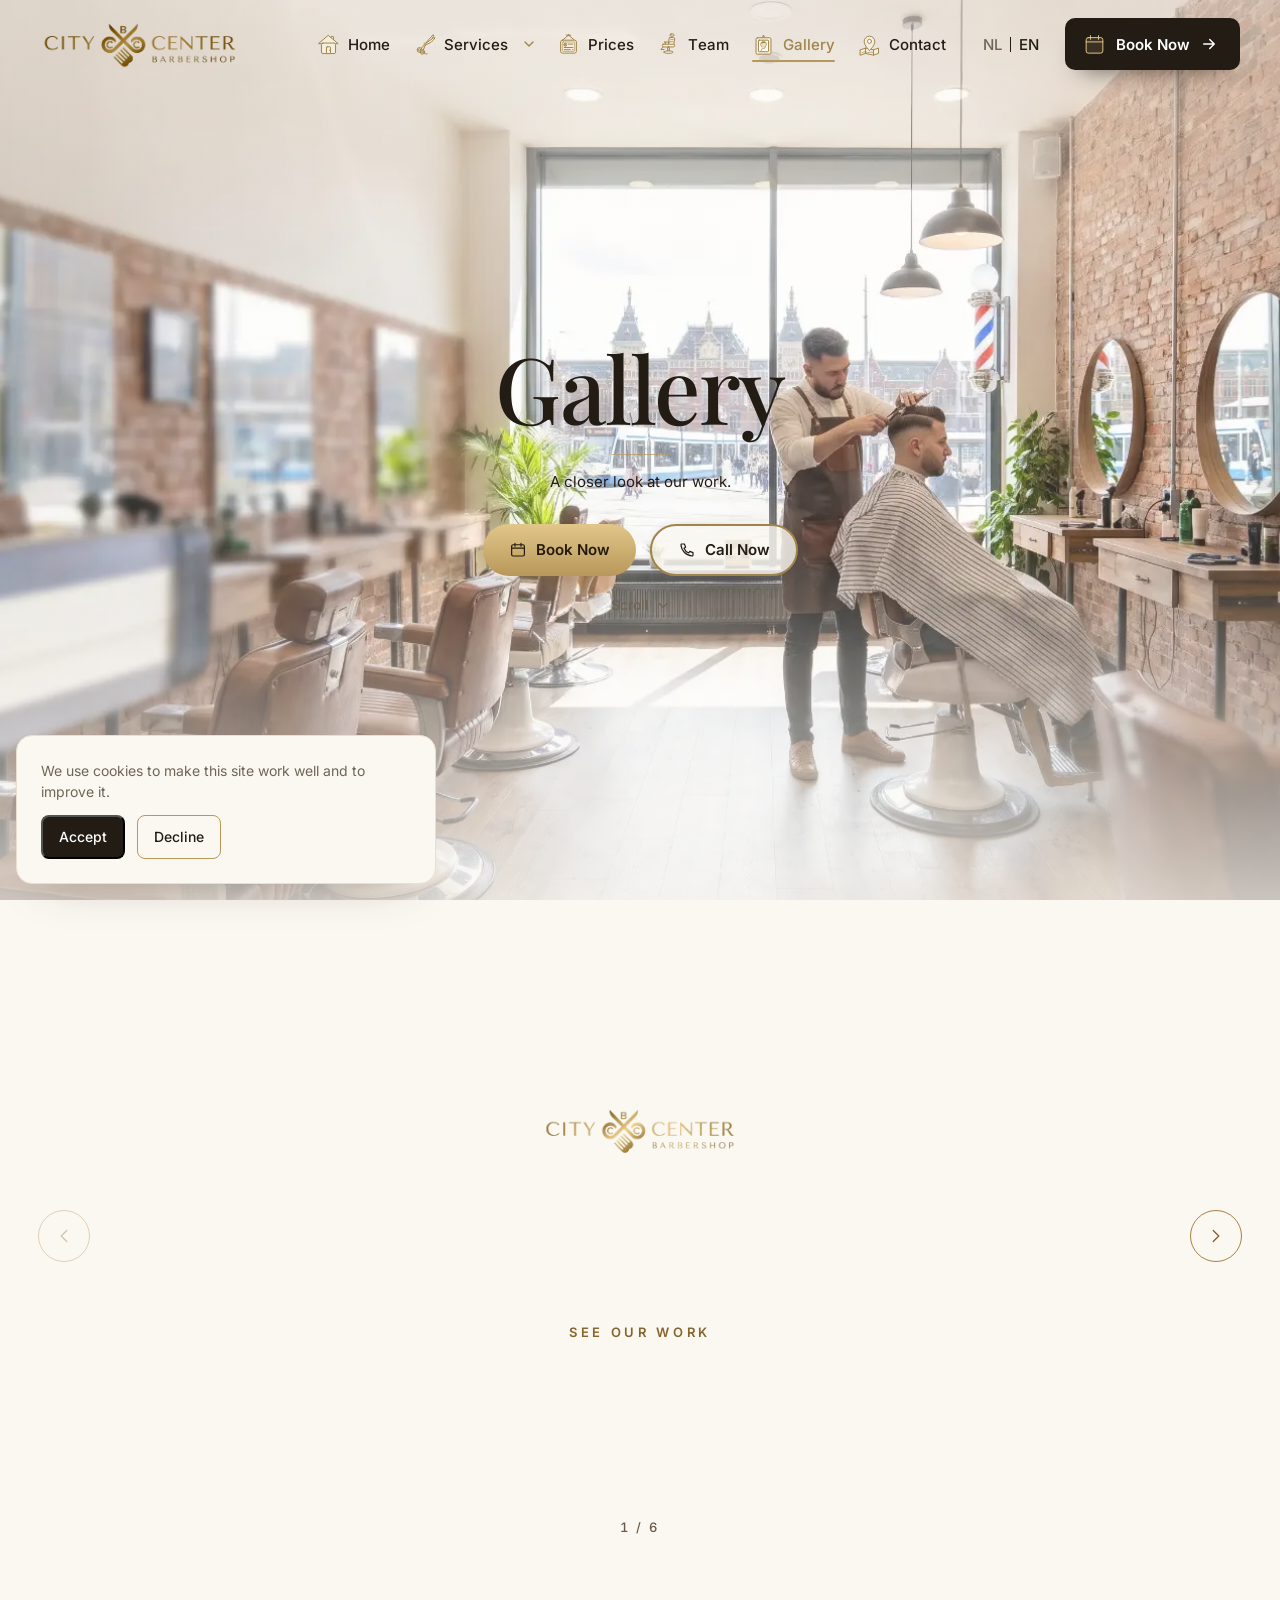
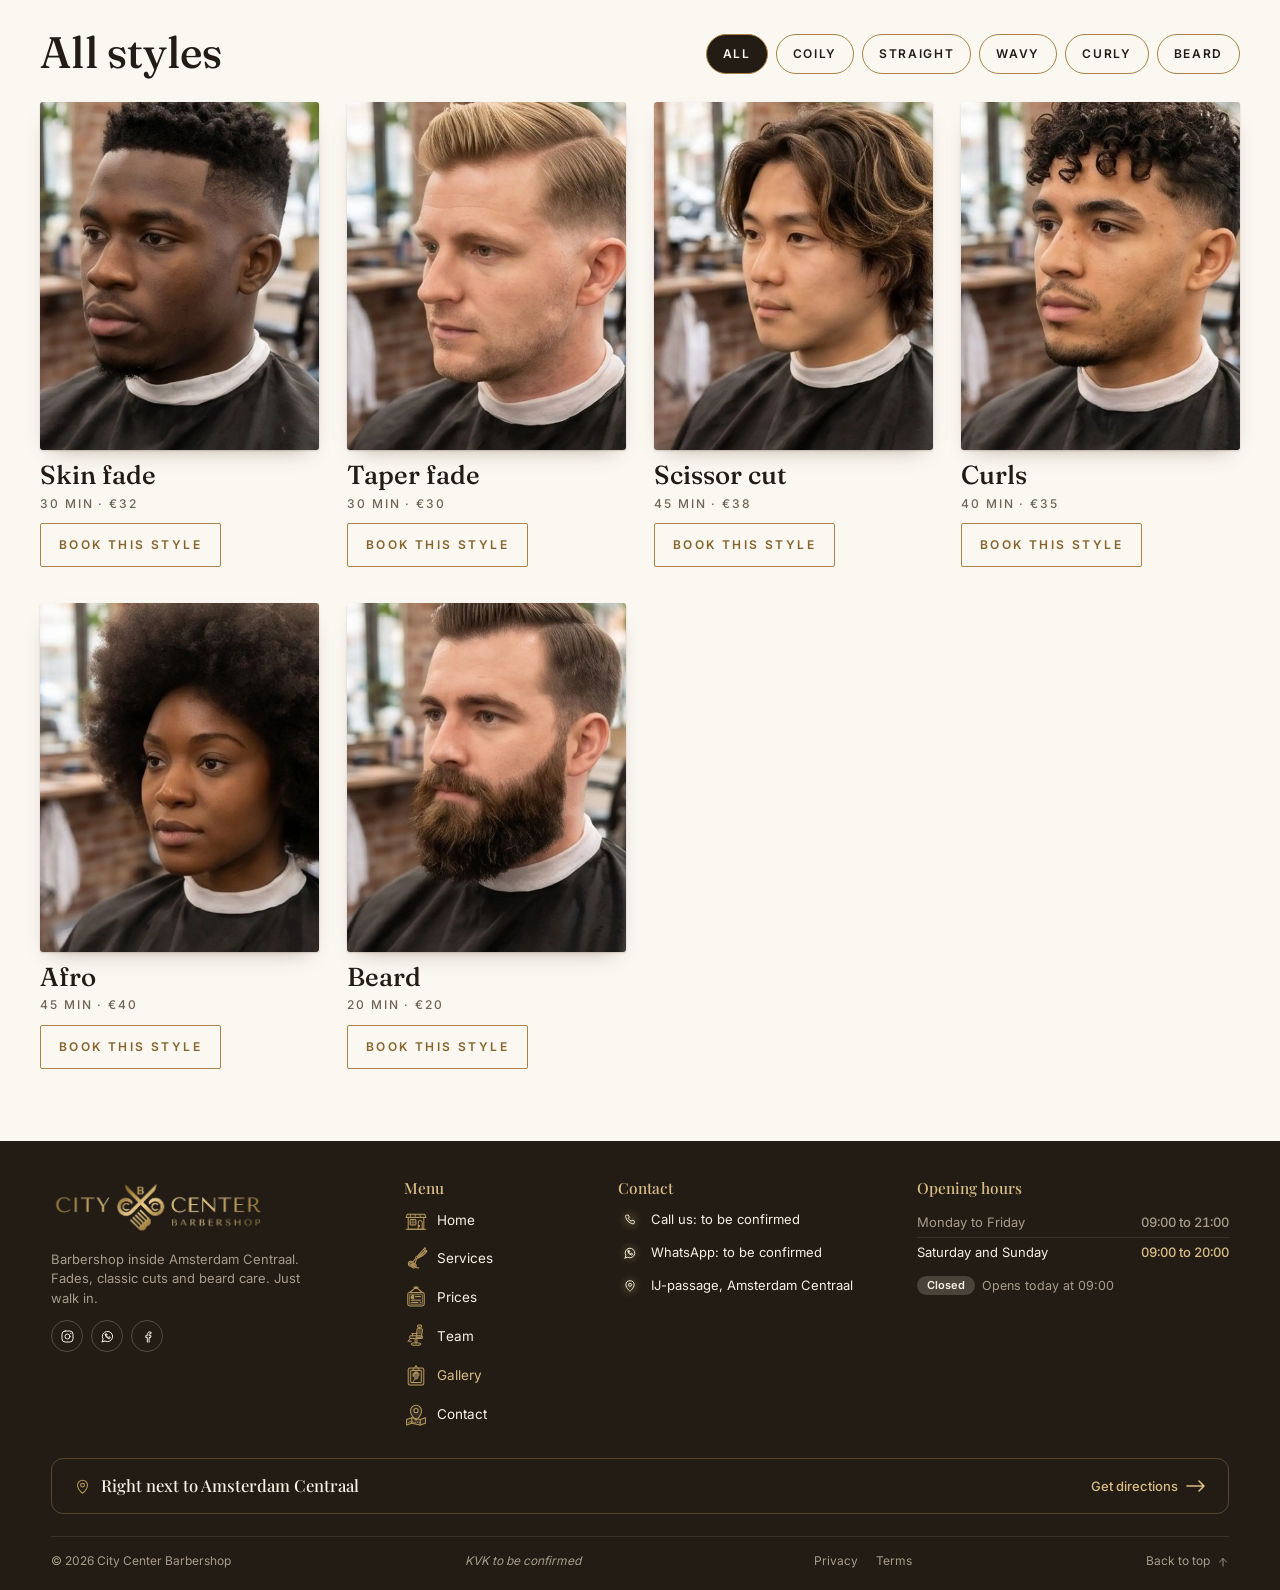
<file: en/gallery/index.html>
<!DOCTYPE html>
<html lang="en">
<head>
<meta charset="utf-8">
<meta name="viewport" content="width=device-width, initial-scale=1">
<meta name="robots" content="noindex">
<script>try{if(localStorage.getItem('ccb-theme')==='dark')document.documentElement.setAttribute('data-theme','dark')}catch(e){}</script>
<title>Gallery | City Center Barbershop</title>
<meta name="description" content="City Center Barbershop, next to Amsterdam Central Station. Fades, classic cuts and beard care. Book online or walk in.">
<link rel="canonical" href="https://www.citycenterbarbershop.example/en/gallery/">
<link rel="alternate" hreflang="nl" href="https://www.citycenterbarbershop.example/galerij/">
<link rel="alternate" hreflang="en" href="https://www.citycenterbarbershop.example/en/gallery/">
<link rel="alternate" hreflang="x-default" href="https://www.citycenterbarbershop.example/galerij/">
<link rel="preload" href="/assets/fonts/inter-latin.woff2" as="font" type="font/woff2" crossorigin>
<link rel="stylesheet" href="/assets/css/site.css?v=1793475230260">
</head>
<body>
<div id="ccb-root" data-hours='{"timezone":"Europe/Amsterdam","days":{"mon":{"open":"09:00","close":"21:00"},"tue":{"open":"09:00","close":"21:00"},"wed":{"open":"09:00","close":"21:00"},"thu":{"open":"09:00","close":"21:00"},"fri":{"open":"09:00","close":"21:00"},"sat":{"open":"09:00","close":"20:00"},"sun":{"open":"09:00","close":"20:00"}}}' data-site='{"phone":"TODO","phone_display":"TODO","whatsapp":"TODO","bookUrl":"https://www.fresha.com/","reviews_url":"TODO","maps_url":"TODO","address":"IJ-passage, Amsterdam Centraal","instagram_url":"TODO","facebook_url":"TODO","kvk":"TODO","contact_form_action":"TODO"}' data-status-open-until="Open today until {time}" data-status-opens-at="Opens today at {time}" data-status-closed="Closed now">
<!-- part: header -->
<header class="ccb-header">
  <a class="ccb-header__logo" href="/en/"><img src="/assets/img/logo/ccb-logo.webp" width="174" height="44" alt="City Center Barbershop, go to home page"></a>
  <nav class="ccb-header__nav" aria-label="Main menu">
    <ul class="ccb-nav">
      <li><a class="ccb-nav__link" href="/en/" aria-label="Home" data-track="nav_home">
        <svg class="ccb-nico i-home" viewBox="0 0 32 32" aria-hidden="true">
          <defs><mask id="ccb-m-home"><rect class="lvl" x="-2" y="-2" width="36" height="36" fill="#fff"></rect></mask></defs>
          <rect class="bd" x="19.4" y="5" width="3.6" height="6.4" rx=".6"></rect>
          <rect class="liq" mask="url(#ccb-m-home)" x="19.4" y="5" width="3.6" height="6.4" rx=".6"></rect>
          <rect class="ln" x="19.4" y="5" width="3.6" height="6.4" rx=".6" stroke-width="1.1"></rect>
          <g class="roof">
            <path class="bd" d="M16 3.6L29.4 14.8H2.6z"></path>
            <path class="liq" mask="url(#ccb-m-home)" d="M16 3.6L29.4 14.8H2.6z"></path>
            <path class="ln" d="M16 3.6L29.4 14.8H2.6z"></path>
          </g>
          <rect class="bd" x="6.2" y="14" width="19.6" height="14.6" rx="2"></rect>
          <rect class="liq" mask="url(#ccb-m-home)" x="6.2" y="14" width="19.6" height="14.6" rx="2"></rect>
          <rect class="ln" x="6.2" y="14" width="19.6" height="14.6" rx="2"></rect>
          <g class="door">
            <rect class="bd" x="13.2" y="19.2" width="5.6" height="9.4" rx="1"></rect>
            <rect class="ln" x="13.2" y="19.2" width="5.6" height="9.4" rx="1" stroke-width="1.1"></rect>
            <circle class="dot" cx="17.6" cy="24" r=".7"></circle>
          </g>
        </svg>
        <span class="ccb-roll" aria-hidden="true"><span class="l" data-l="H">H</span><span class="l" data-l="o">o</span><span class="l" data-l="m">m</span><span class="l" data-l="e">e</span></span>
      </a></li>
      <li class="ccb-nav__item ccb-nav__item--has-menu">
        <a class="ccb-nav__link" href="/en/services/" aria-label="Services" data-track="nav_services">
        <svg class="ccb-nico i-shears" viewBox="0 0 32 32" aria-hidden="true">
          <defs><mask id="ccb-m-shears"><rect class="lvl" x="-2" y="-2" width="36" height="36" fill="#fff"></rect></mask></defs>
          <g class="b">
            <path class="bd" d="M16.6 15.2L27.8 2.6c.4-.4 1-.1.9.4-.5 2.6-2.2 5.6-4.8 8.4l-6.2 5.2z"></path>
            <path class="liq" mask="url(#ccb-m-shears)" d="M16.6 15.2L27.8 2.6c.4-.4 1-.1.9.4-.5 2.6-2.2 5.6-4.8 8.4l-6.2 5.2z"></path>
            <path class="ln" d="M16.6 15.2L27.8 2.6c.4-.4 1-.1.9.4-.5 2.6-2.2 5.6-4.8 8.4l-6.2 5.2"></path>
            <path class="ln" d="M15.8 16.4l-4 4.6"></path>
            <circle class="bd" cx="9.2" cy="23.6" r="3.4"></circle><circle class="liq" mask="url(#ccb-m-shears)" cx="9.2" cy="23.6" r="3.4"></circle>
            <circle class="ln" cx="9.2" cy="23.6" r="3.4"></circle><circle class="ln" cx="9.2" cy="23.6" r="1.6"></circle>
          </g>
          <g class="a">
            <path class="bd" d="M16.6 15.2L29.6 6c.5-.3 1 .1.8.6-1 2.4-3.2 4.8-6.4 6.8l-6.6 3.2z"></path>
            <path class="liq" mask="url(#ccb-m-shears)" d="M16.6 15.2L29.6 6c.5-.3 1 .1.8.6-1 2.4-3.2 4.8-6.4 6.8l-6.6 3.2z"></path>
            <path class="ln" d="M16.6 15.2L29.6 6c.5-.3 1 .1.8.6-1 2.4-3.2 4.8-6.4 6.8l-6.6 3.2"></path>
            <path class="ln" d="M17 16.8l-2.6 6.8"></path>
            <circle class="bd" cx="13.2" cy="26.4" r="3"></circle><circle class="liq" mask="url(#ccb-m-shears)" cx="13.2" cy="26.4" r="3"></circle>
            <circle class="ln" cx="13.2" cy="26.4" r="3"></circle><circle class="ln" cx="13.2" cy="26.4" r="1.3"></circle>
            <path class="ln" d="M15.6 28.2c1.2 1 2.6 1.3 4 .8"></path>
          </g>
          <circle class="pivot" cx="16.6" cy="15.2" r="1.25"></circle>
          <path class="ln fx hair" d="M22.4 15.4c.9.5 1.3 1.3 1.1 2.3" stroke-width="1"></path>
          <path class="ln fx hair h2" d="M25 13.6c.6.7.7 1.5.3 2.3" stroke-width="1"></path>
        </svg>
        <span class="ccb-roll" aria-hidden="true"><span class="l" data-l="S">S</span><span class="l" data-l="e">e</span><span class="l" data-l="r">r</span><span class="l" data-l="v">v</span><span class="l" data-l="i">i</span><span class="l" data-l="c">c</span><span class="l" data-l="e">e</span><span class="l" data-l="s">s</span></span>
        </a>
        <button type="button" class="ccb-nav__caret" aria-expanded="false" aria-controls="ccb-services-menu" aria-label="Show all services">
          <svg viewBox="0 0 24 24" aria-hidden="true"><path d="M6 9l6 6 6-6"></path></svg>
        </button>
        <div class="ccb-nav__menu" id="ccb-services-menu" hidden>
          <ul>
            <li><a href="/en/services/#mens-haircut" data-filter="mens-haircut"><img src="/assets/img/icons/services/mens-haircut.png" width="35" height="31" alt="" loading="lazy" decoding="async"><span>Men's Haircut</span></a></li>
            <li><a href="/en/services/#beard-grooming" data-filter="beard-grooming"><img src="/assets/img/icons/services/beard-grooming.png" width="35" height="31" alt="" loading="lazy" decoding="async"><span>Beard Grooming</span></a></li>
            <li><a href="/en/services/#childrens-haircut" data-filter="childrens-haircut"><img src="/assets/img/icons/services/childrens-haircut.png" width="32" height="31" alt="" loading="lazy" decoding="async"><span>Children's Haircut</span></a></li>
            <li><a href="/en/services/#groom-groomsmen" data-filter="groom-groomsmen"><img src="/assets/img/icons/services/groom-groomsmen.png" width="34" height="31" alt="" loading="lazy" decoding="async"><span>Groom & Groomsmen Treatment</span></a></li>
            <li><a href="/en/services/#mens-hair-grooming" data-filter="mens-hair-grooming"><img src="/assets/img/icons/services/mens-hair-grooming.png" width="34" height="31" alt="" loading="lazy" decoding="async"><span>Men's Hair Grooming</span></a></li>
            <li><a href="/en/services/#women-treatment" data-filter="women-treatment"><img src="/assets/img/icons/services/women-treatment.png" width="35" height="31" alt="" loading="lazy" decoding="async"><span>Women Treatment</span></a></li>
            <li><a href="/en/services/#senior-barber" data-filter="senior-barber"><img src="/assets/img/icons/services/senior-barber.png" width="34" height="31" alt="" loading="lazy" decoding="async"><span>Senior Barber Service</span></a></li>
            <li><a href="/en/services/#mobile-barbershop" data-filter="mobile-barbershop"><img src="/assets/img/icons/services/mobile-barbershop.png" width="35" height="31" alt="" loading="lazy" decoding="async"><span>Mobile Barbershop</span></a></li>
          </ul>
          <a class="ccb-nav__menu-all" href="/en/services/">View all services<svg viewBox="0 0 24 24" aria-hidden="true"><path d="M5 12h14M13 6l6 6-6 6"></path></svg></a>
        </div>
      </li>
      <li><a class="ccb-nav__link" href="/en/prices/" aria-label="Prices" data-track="nav_prices">
        <svg class="ccb-nico i-board" viewBox="0 0 32 32" aria-hidden="true">
          <defs><mask id="ccb-m-board"><rect class="lvl" x="-2" y="-2" width="36" height="36" fill="#fff"></rect></mask></defs>
          <path class="ln" d="M13 3h6"></path><circle class="dot" cx="16" cy="3" r="1.2"></circle>
          <g class="swing">
            <path class="ln" d="M16 3L7.6 10M16 3l8.4 7" stroke-width="1.1"></path>
            <rect class="bd" x="5" y="10" width="22" height="18" rx="2.6"></rect>
            <rect class="liq" mask="url(#ccb-m-board)" x="5" y="10" width="22" height="18" rx="2.6"></rect>
            <rect class="ln" x="5" y="10" width="22" height="18" rx="2.6"></rect>
            <rect class="ln" x="7.4" y="12.4" width="17.2" height="13.2" rx="1.4" stroke-width=".8" opacity=".6"></rect>
            <path class="ln" d="M13.2 14.6a2.2 2.2 0 1 0 0 3.2M10.2 15.6h2.6M10.2 16.8h2.6" stroke-width="1"></path>
            <path class="ln row-ln" d="M15.4 15.4h6.6"></path>
            <path class="ln row-ln r2" d="M10 20.2h12"></path>
            <path class="ln row-ln r3" d="M10 23.2h8.4"></path>
            <circle class="dot" cx="22" cy="23.2" r=".9"></circle>
          </g>
        </svg>
        <span class="ccb-roll" aria-hidden="true"><span class="l" data-l="P">P</span><span class="l" data-l="r">r</span><span class="l" data-l="i">i</span><span class="l" data-l="c">c</span><span class="l" data-l="e">e</span><span class="l" data-l="s">s</span></span>
      </a></li>
      <li><a class="ccb-nav__link" href="/en/team/" aria-label="Team" data-track="nav_team">
        <svg class="ccb-nico i-chair" viewBox="0 0 32 32" aria-hidden="true">
          <defs><mask id="ccb-m-chair"><rect class="lvl" x="-2" y="-2" width="36" height="36" fill="#fff"></rect></mask></defs>
          <g class="top">
            <path class="ln" d="M20.6 6.4V4.2"></path>
            <rect class="bd" x="18" y="1.4" width="5.6" height="3" rx="1.5"></rect><rect class="liq" mask="url(#ccb-m-chair)" x="18" y="1.4" width="5.6" height="3" rx="1.5"></rect>
            <rect class="ln" x="18" y="1.4" width="5.6" height="3" rx="1.5"></rect>
            <path class="bd" d="M17.6 6.4h5.6c1 0 1.6.8 1.4 1.8l-1.6 9.4h-6.8z"></path>
            <path class="liq" mask="url(#ccb-m-chair)" d="M17.6 6.4h5.6c1 0 1.6.8 1.4 1.8l-1.6 9.4h-6.8z"></path>
            <path class="ln" d="M17.6 6.4h5.6c1 0 1.6.8 1.4 1.8l-1.6 9.4h-6.8z"></path>
            <path class="ln" d="M19 9.2h3.8M18.6 12h3.8" stroke-width=".8" opacity=".7"></path>
            <path class="bd" d="M8.6 15.6h14.6c.8 0 1.4.6 1.4 1.4v1c0 .8-.6 1.4-1.4 1.4H9.2c-.9 0-1.6-.7-1.6-1.6v-.6c0-.9.4-1.6 1-1.6z"></path>
            <path class="liq" mask="url(#ccb-m-chair)" d="M8.6 15.6h14.6c.8 0 1.4.6 1.4 1.4v1c0 .8-.6 1.4-1.4 1.4H9.2c-.9 0-1.6-.7-1.6-1.6v-.6c0-.9.4-1.6 1-1.6z"></path>
            <path class="ln" d="M8.6 15.6h14.6c.8 0 1.4.6 1.4 1.4v1c0 .8-.6 1.4-1.4 1.4H9.2c-.9 0-1.6-.7-1.6-1.6v-.6c0-.9.4-1.6 1-1.6z"></path>
            <path class="ln" d="M10.4 12.6h7.4M11.4 12.6v3"></path>
            <path class="ln" d="M8.4 19.4l-3 3.6h4.4"></path>
          </g>
          <rect class="ln col" x="14.8" y="19.4" width="2.4" height="5.6" rx=".6"></rect>
          <path class="bd" d="M9.6 26.6c0-1 2.9-1.6 6.4-1.6s6.4.6 6.4 1.6-2.9 1.8-6.4 1.8-6.4-.8-6.4-1.8z"></path>
          <path class="ln" d="M9.6 26.6c0-1 2.9-1.6 6.4-1.6s6.4.6 6.4 1.6-2.9 1.8-6.4 1.8-6.4-.8-6.4-1.8z"></path>
        </svg>
        <span class="ccb-roll" aria-hidden="true"><span class="l" data-l="T">T</span><span class="l" data-l="e">e</span><span class="l" data-l="a">a</span><span class="l" data-l="m">m</span></span>
      </a></li>
      <li><a class="ccb-nav__link" href="/en/gallery/" aria-label="Gallery" data-track="nav_gallery" aria-current="page">
        <svg class="ccb-nico i-frame" viewBox="0 0 32 32" aria-hidden="true">
          <defs>
            <mask id="ccb-m-frame"><rect class="lvl" x="-2" y="-2" width="36" height="36" fill="#fff"></rect></mask>
            <clipPath id="ccb-c-glass"><rect x="9" y="10" width="14" height="16" rx="1"></rect></clipPath>
          </defs>
          <path class="ln" d="M12 8.4L16 4l4 4.4" stroke-width="1.1"></path><circle class="dot" cx="16" cy="4" r="1.1"></circle>
          <g class="tilt">
            <rect class="bd" x="5.6" y="6.6" width="20.8" height="22.8" rx="2"></rect>
            <rect class="liq" mask="url(#ccb-m-frame)" x="5.6" y="6.6" width="20.8" height="22.8" rx="2"></rect>
            <rect class="ln" x="5.6" y="6.6" width="20.8" height="22.8" rx="2"></rect>
            <rect class="glass" x="9" y="10" width="14" height="16" rx="1"></rect>
            <rect class="ln" x="9" y="10" width="14" height="16" rx="1" stroke-width="1"></rect>
            <g clip-path="url(#ccb-c-glass)">
              <path class="face" d="M12.2 26c.4-3 2-4.6 4-4.6 1.4 0 2.3-.6 2.3-1.8v-1.2c1-.4 1.6-1.4 1.6-2.8 0-2.6-1.8-4-4-4-2.4 0-4 1.8-4 4.2 0 1.6.6 2.6 1.6 3.2v.8"></path>
              <path class="hairtop" d="M12.2 14.6c.8-1.8 2.4-2.6 4.2-2.4 1.4.2 2.6.9 3 2-1.6-.4-3.2-.3-4.6.2"></path>
              <rect class="shine" x="9" y="8" width="3" height="22" transform="skewX(-20)"></rect>
            </g>
          </g>
        </svg>
        <span class="ccb-roll" aria-hidden="true"><span class="l" data-l="G">G</span><span class="l" data-l="a">a</span><span class="l" data-l="l">l</span><span class="l" data-l="l">l</span><span class="l" data-l="e">e</span><span class="l" data-l="r">r</span><span class="l" data-l="y">y</span></span>
      </a></li>
      <li><a class="ccb-nav__link" href="/en/contact/" aria-label="Contact" data-track="nav_contact">
        <svg class="ccb-nico i-pin" viewBox="0 0 32 32" aria-hidden="true">
          <defs><mask id="ccb-m-pin"><rect class="lvl" x="-2" y="-2" width="36" height="36" fill="#fff"></rect></mask></defs>
          <g class="map">
            <path class="bd" d="M3.4 23.4l7-2.4 11.2 2.4 7-2.4v7.4l-7 2.4-11.2-2.4-7 2.4z"></path>
            <path class="ln" d="M3.4 23.4l7-2.4 11.2 2.4 7-2.4v7.4l-7 2.4-11.2-2.4-7 2.4z"></path>
            <path class="ln" d="M10.4 21v7.4M21.6 23.4v7.4" stroke-width="1"></path>
            <path class="ln" d="M5.6 27.4c2-.6 3-1.8 5-1.2s3.6 1.6 6 .8 3.6-.2 5.6.6" stroke-width=".8" stroke-dasharray="1.4 1.6" opacity=".8"></path>
          </g>
          <circle class="ln fx ring" cx="16" cy="11" r="4.2" stroke-width="1"></circle>
          <g class="pin">
            <path class="bd" d="M16 24.4s7.4-6.6 7.4-12.6a7.4 7.4 0 0 0-14.8 0c0 6 7.4 12.6 7.4 12.6z"></path>
            <path class="liq" mask="url(#ccb-m-pin)" d="M16 24.4s7.4-6.6 7.4-12.6a7.4 7.4 0 0 0-14.8 0c0 6 7.4 12.6 7.4 12.6z"></path>
            <path class="ln" d="M16 24.4s7.4-6.6 7.4-12.6a7.4 7.4 0 0 0-14.8 0c0 6 7.4 12.6 7.4 12.6z"></path>
            <circle class="glass" cx="16" cy="11.6" r="2.8"></circle><circle class="ln" cx="16" cy="11.6" r="2.8"></circle>
          </g>
        </svg>
        <span class="ccb-roll" aria-hidden="true"><span class="l" data-l="C">C</span><span class="l" data-l="o">o</span><span class="l" data-l="n">n</span><span class="l" data-l="t">t</span><span class="l" data-l="a">a</span><span class="l" data-l="c">c</span><span class="l" data-l="t">t</span></span>
      </a></li>
    </ul>
  </nav>
  <div class="ccb-header__lang" role="group" aria-label="Language">
    <a href="/galerij/" hreflang="nl" lang="nl">NL</a>
    <a href="/en/gallery/" hreflang="en" lang="en" aria-current="true">EN</a>
  </div>
  <a class="ccb-book" href="https://www.fresha.com/" data-book-link aria-label="Book Now" data-track="book_header">
    <svg class="ccb-nico i-cal" viewBox="0 0 32 32" aria-hidden="true">
      <defs><mask id="ccb-m-cal"><rect class="lvl" x="-2" y="-2" width="36" height="36" fill="#fff"></rect></mask></defs>
      <rect class="bd" x="4.4" y="6.4" width="23.2" height="21.6" rx="3"></rect>
      <rect class="liq" mask="url(#ccb-m-cal)" x="4.4" y="6.4" width="23.2" height="21.6" rx="3" opacity=".35"></rect>
      <rect class="ln" x="4.4" y="6.4" width="23.2" height="21.6" rx="3"></rect>
      <path class="ln" d="M10.4 3.6v5.2M21.6 3.6v5.2"></path>
      <path class="ln page" d="M4.4 12.4h23.2"></path>
      <path class="ln tick" d="M11.4 19.8l3.2 3.2 6.2-6.4" stroke-width="1.8"></path>
    </svg>
    <span aria-hidden="true">Book Now</span>
    <svg class="arrow" viewBox="0 0 24 24" aria-hidden="true"><path d="M5 12h14M13 6l6 6-6 6"></path></svg>
  </a>
<button class="ccb-burger" type="button" aria-expanded="false" aria-controls="ccb-drawer" aria-label="Open menu">
    <svg viewBox="0 0 24 24" aria-hidden="true"><path class="ccb-burger__a" d="M4 7h16"></path><path class="ccb-burger__b" d="M4 12h16"></path><path class="ccb-burger__c" d="M4 17h16"></path></svg>
  </button>
</header>

<!-- part: drawer (tablet + phone) -->
<div class="ccb-drawer" id="ccb-drawer" hidden>
  <button class="ccb-drawer__backdrop" type="button" tabindex="-1" aria-label="Close menu" data-drawer-close></button>
  <div class="ccb-drawer__panel" role="dialog" aria-modal="true" aria-label="Main menu">
    <div class="ccb-drawer__head">
      <a class="ccb-drawer__logo" href="/en/"><img src="/assets/img/logo/ccb-logo.webp" width="158" height="40" alt="City Center Barbershop, go to home page"></a>
      <button class="ccb-drawer__close" type="button" aria-label="Close menu" data-drawer-close>
        <svg viewBox="0 0 24 24" aria-hidden="true"><path d="M6 6l12 12M18 6L6 18"></path></svg>
      </button>
    </div>
    <nav class="ccb-drawer__nav" aria-label="Main menu">
    <ul class="ccb-nav">
      <li><a class="ccb-nav__link" href="/en/" aria-label="Home" data-track="drawer_home">
        <svg class="ccb-nico i-home" viewBox="0 0 32 32" aria-hidden="true">
          <defs><mask id="ccb-dm-home"><rect class="lvl" x="-2" y="-2" width="36" height="36" fill="#fff"></rect></mask></defs>
          <rect class="bd" x="19.4" y="5" width="3.6" height="6.4" rx=".6"></rect>
          <rect class="liq" mask="url(#ccb-dm-home)" x="19.4" y="5" width="3.6" height="6.4" rx=".6"></rect>
          <rect class="ln" x="19.4" y="5" width="3.6" height="6.4" rx=".6" stroke-width="1.1"></rect>
          <g class="roof">
            <path class="bd" d="M16 3.6L29.4 14.8H2.6z"></path>
            <path class="liq" mask="url(#ccb-dm-home)" d="M16 3.6L29.4 14.8H2.6z"></path>
            <path class="ln" d="M16 3.6L29.4 14.8H2.6z"></path>
          </g>
          <rect class="bd" x="6.2" y="14" width="19.6" height="14.6" rx="2"></rect>
          <rect class="liq" mask="url(#ccb-dm-home)" x="6.2" y="14" width="19.6" height="14.6" rx="2"></rect>
          <rect class="ln" x="6.2" y="14" width="19.6" height="14.6" rx="2"></rect>
          <g class="door">
            <rect class="bd" x="13.2" y="19.2" width="5.6" height="9.4" rx="1"></rect>
            <rect class="ln" x="13.2" y="19.2" width="5.6" height="9.4" rx="1" stroke-width="1.1"></rect>
            <circle class="dot" cx="17.6" cy="24" r=".7"></circle>
          </g>
        </svg>
        <span class="ccb-roll" aria-hidden="true"><span class="l" data-l="H">H</span><span class="l" data-l="o">o</span><span class="l" data-l="m">m</span><span class="l" data-l="e">e</span></span>
        <svg class="ccb-drawer__chev" viewBox="0 0 24 24" aria-hidden="true"><path d="M9 6l6 6-6 6"></path></svg>
      </a></li>
      <li class="ccb-nav__item ccb-nav__item--has-menu">
        <div class="ccb-drawer__link-row">
        <a class="ccb-nav__link" href="/en/services/" aria-label="Services" data-track="drawer_services">
        <svg class="ccb-nico i-shears" viewBox="0 0 32 32" aria-hidden="true">
          <defs><mask id="ccb-dm-shears"><rect class="lvl" x="-2" y="-2" width="36" height="36" fill="#fff"></rect></mask></defs>
          <g class="b">
            <path class="bd" d="M16.6 15.2L27.8 2.6c.4-.4 1-.1.9.4-.5 2.6-2.2 5.6-4.8 8.4l-6.2 5.2z"></path>
            <path class="liq" mask="url(#ccb-dm-shears)" d="M16.6 15.2L27.8 2.6c.4-.4 1-.1.9.4-.5 2.6-2.2 5.6-4.8 8.4l-6.2 5.2z"></path>
            <path class="ln" d="M16.6 15.2L27.8 2.6c.4-.4 1-.1.9.4-.5 2.6-2.2 5.6-4.8 8.4l-6.2 5.2"></path>
            <path class="ln" d="M15.8 16.4l-4 4.6"></path>
            <circle class="bd" cx="9.2" cy="23.6" r="3.4"></circle><circle class="liq" mask="url(#ccb-dm-shears)" cx="9.2" cy="23.6" r="3.4"></circle>
            <circle class="ln" cx="9.2" cy="23.6" r="3.4"></circle><circle class="ln" cx="9.2" cy="23.6" r="1.6"></circle>
          </g>
          <g class="a">
            <path class="bd" d="M16.6 15.2L29.6 6c.5-.3 1 .1.8.6-1 2.4-3.2 4.8-6.4 6.8l-6.6 3.2z"></path>
            <path class="liq" mask="url(#ccb-dm-shears)" d="M16.6 15.2L29.6 6c.5-.3 1 .1.8.6-1 2.4-3.2 4.8-6.4 6.8l-6.6 3.2z"></path>
            <path class="ln" d="M16.6 15.2L29.6 6c.5-.3 1 .1.8.6-1 2.4-3.2 4.8-6.4 6.8l-6.6 3.2"></path>
            <path class="ln" d="M17 16.8l-2.6 6.8"></path>
            <circle class="bd" cx="13.2" cy="26.4" r="3"></circle><circle class="liq" mask="url(#ccb-dm-shears)" cx="13.2" cy="26.4" r="3"></circle>
            <circle class="ln" cx="13.2" cy="26.4" r="3"></circle><circle class="ln" cx="13.2" cy="26.4" r="1.3"></circle>
            <path class="ln" d="M15.6 28.2c1.2 1 2.6 1.3 4 .8"></path>
          </g>
          <circle class="pivot" cx="16.6" cy="15.2" r="1.25"></circle>
          <path class="ln fx hair" d="M22.4 15.4c.9.5 1.3 1.3 1.1 2.3" stroke-width="1"></path>
          <path class="ln fx hair h2" d="M25 13.6c.6.7.7 1.5.3 2.3" stroke-width="1"></path>
        </svg>
        <span class="ccb-roll" aria-hidden="true"><span class="l" data-l="S">S</span><span class="l" data-l="e">e</span><span class="l" data-l="r">r</span><span class="l" data-l="v">v</span><span class="l" data-l="i">i</span><span class="l" data-l="c">c</span><span class="l" data-l="e">e</span><span class="l" data-l="s">s</span></span>
        </a>
        <button type="button" class="ccb-drawer__subtoggle" aria-expanded="false" aria-controls="ccb-drawer-services-menu" aria-label="Show all services">
          <svg class="ccb-drawer__chev" viewBox="0 0 24 24" aria-hidden="true"><path d="M9 6l6 6-6 6"></path></svg>
        </button>
        </div>
        <ul class="ccb-drawer__submenu" id="ccb-drawer-services-menu" hidden>
          <li><a href="/en/services/#mens-haircut" data-filter="mens-haircut" data-track="drawer_service_mens_haircut"><img src="/assets/img/icons/services/mens-haircut.png" width="35" height="31" alt="" loading="lazy" decoding="async"><span>Men's Haircut</span></a></li>
          <li><a href="/en/services/#beard-grooming" data-filter="beard-grooming" data-track="drawer_service_beard_grooming"><img src="/assets/img/icons/services/beard-grooming.png" width="35" height="31" alt="" loading="lazy" decoding="async"><span>Beard Grooming</span></a></li>
          <li><a href="/en/services/#childrens-haircut" data-filter="childrens-haircut" data-track="drawer_service_childrens_haircut"><img src="/assets/img/icons/services/childrens-haircut.png" width="32" height="31" alt="" loading="lazy" decoding="async"><span>Children's Haircut</span></a></li>
          <li><a href="/en/services/#groom-groomsmen" data-filter="groom-groomsmen" data-track="drawer_service_groom_groomsmen"><img src="/assets/img/icons/services/groom-groomsmen.png" width="34" height="31" alt="" loading="lazy" decoding="async"><span>Groom & Groomsmen Treatment</span></a></li>
          <li><a href="/en/services/#mens-hair-grooming" data-filter="mens-hair-grooming" data-track="drawer_service_mens_hair_grooming"><img src="/assets/img/icons/services/mens-hair-grooming.png" width="34" height="31" alt="" loading="lazy" decoding="async"><span>Men's Hair Grooming</span></a></li>
          <li><a href="/en/services/#women-treatment" data-filter="women-treatment" data-track="drawer_service_women_treatment"><img src="/assets/img/icons/services/women-treatment.png" width="35" height="31" alt="" loading="lazy" decoding="async"><span>Women Treatment</span></a></li>
          <li><a href="/en/services/#senior-barber" data-filter="senior-barber" data-track="drawer_service_senior_barber"><img src="/assets/img/icons/services/senior-barber.png" width="34" height="31" alt="" loading="lazy" decoding="async"><span>Senior Barber Service</span></a></li>
          <li><a href="/en/services/#mobile-barbershop" data-filter="mobile-barbershop" data-track="drawer_service_mobile_barbershop"><img src="/assets/img/icons/services/mobile-barbershop.png" width="35" height="31" alt="" loading="lazy" decoding="async"><span>Mobile Barbershop</span></a></li>
        </ul>
      </li>
      <li><a class="ccb-nav__link" href="/en/prices/" aria-label="Prices" data-track="drawer_prices">
        <svg class="ccb-nico i-board" viewBox="0 0 32 32" aria-hidden="true">
          <defs><mask id="ccb-dm-board"><rect class="lvl" x="-2" y="-2" width="36" height="36" fill="#fff"></rect></mask></defs>
          <path class="ln" d="M13 3h6"></path><circle class="dot" cx="16" cy="3" r="1.2"></circle>
          <g class="swing">
            <path class="ln" d="M16 3L7.6 10M16 3l8.4 7" stroke-width="1.1"></path>
            <rect class="bd" x="5" y="10" width="22" height="18" rx="2.6"></rect>
            <rect class="liq" mask="url(#ccb-dm-board)" x="5" y="10" width="22" height="18" rx="2.6"></rect>
            <rect class="ln" x="5" y="10" width="22" height="18" rx="2.6"></rect>
            <rect class="ln" x="7.4" y="12.4" width="17.2" height="13.2" rx="1.4" stroke-width=".8" opacity=".6"></rect>
            <path class="ln" d="M13.2 14.6a2.2 2.2 0 1 0 0 3.2M10.2 15.6h2.6M10.2 16.8h2.6" stroke-width="1"></path>
            <path class="ln row-ln" d="M15.4 15.4h6.6"></path>
            <path class="ln row-ln r2" d="M10 20.2h12"></path>
            <path class="ln row-ln r3" d="M10 23.2h8.4"></path>
            <circle class="dot" cx="22" cy="23.2" r=".9"></circle>
          </g>
        </svg>
        <span class="ccb-roll" aria-hidden="true"><span class="l" data-l="P">P</span><span class="l" data-l="r">r</span><span class="l" data-l="i">i</span><span class="l" data-l="c">c</span><span class="l" data-l="e">e</span><span class="l" data-l="s">s</span></span>
        <svg class="ccb-drawer__chev" viewBox="0 0 24 24" aria-hidden="true"><path d="M9 6l6 6-6 6"></path></svg>
      </a></li>
      <li><a class="ccb-nav__link" href="/en/team/" aria-label="Team" data-track="drawer_team">
        <svg class="ccb-nico i-chair" viewBox="0 0 32 32" aria-hidden="true">
          <defs><mask id="ccb-dm-chair"><rect class="lvl" x="-2" y="-2" width="36" height="36" fill="#fff"></rect></mask></defs>
          <g class="top">
            <path class="ln" d="M20.6 6.4V4.2"></path>
            <rect class="bd" x="18" y="1.4" width="5.6" height="3" rx="1.5"></rect><rect class="liq" mask="url(#ccb-dm-chair)" x="18" y="1.4" width="5.6" height="3" rx="1.5"></rect>
            <rect class="ln" x="18" y="1.4" width="5.6" height="3" rx="1.5"></rect>
            <path class="bd" d="M17.6 6.4h5.6c1 0 1.6.8 1.4 1.8l-1.6 9.4h-6.8z"></path>
            <path class="liq" mask="url(#ccb-dm-chair)" d="M17.6 6.4h5.6c1 0 1.6.8 1.4 1.8l-1.6 9.4h-6.8z"></path>
            <path class="ln" d="M17.6 6.4h5.6c1 0 1.6.8 1.4 1.8l-1.6 9.4h-6.8z"></path>
            <path class="ln" d="M19 9.2h3.8M18.6 12h3.8" stroke-width=".8" opacity=".7"></path>
            <path class="bd" d="M8.6 15.6h14.6c.8 0 1.4.6 1.4 1.4v1c0 .8-.6 1.4-1.4 1.4H9.2c-.9 0-1.6-.7-1.6-1.6v-.6c0-.9.4-1.6 1-1.6z"></path>
            <path class="liq" mask="url(#ccb-dm-chair)" d="M8.6 15.6h14.6c.8 0 1.4.6 1.4 1.4v1c0 .8-.6 1.4-1.4 1.4H9.2c-.9 0-1.6-.7-1.6-1.6v-.6c0-.9.4-1.6 1-1.6z"></path>
            <path class="ln" d="M8.6 15.6h14.6c.8 0 1.4.6 1.4 1.4v1c0 .8-.6 1.4-1.4 1.4H9.2c-.9 0-1.6-.7-1.6-1.6v-.6c0-.9.4-1.6 1-1.6z"></path>
            <path class="ln" d="M10.4 12.6h7.4M11.4 12.6v3"></path>
            <path class="ln" d="M8.4 19.4l-3 3.6h4.4"></path>
          </g>
          <rect class="ln col" x="14.8" y="19.4" width="2.4" height="5.6" rx=".6"></rect>
          <path class="bd" d="M9.6 26.6c0-1 2.9-1.6 6.4-1.6s6.4.6 6.4 1.6-2.9 1.8-6.4 1.8-6.4-.8-6.4-1.8z"></path>
          <path class="ln" d="M9.6 26.6c0-1 2.9-1.6 6.4-1.6s6.4.6 6.4 1.6-2.9 1.8-6.4 1.8-6.4-.8-6.4-1.8z"></path>
        </svg>
        <span class="ccb-roll" aria-hidden="true"><span class="l" data-l="T">T</span><span class="l" data-l="e">e</span><span class="l" data-l="a">a</span><span class="l" data-l="m">m</span></span>
        <svg class="ccb-drawer__chev" viewBox="0 0 24 24" aria-hidden="true"><path d="M9 6l6 6-6 6"></path></svg>
      </a></li>
      <li><a class="ccb-nav__link" href="/en/gallery/" aria-label="Gallery" data-track="drawer_gallery">
        <svg class="ccb-nico i-frame" viewBox="0 0 32 32" aria-hidden="true">
          <defs>
            <mask id="ccb-dm-frame"><rect class="lvl" x="-2" y="-2" width="36" height="36" fill="#fff"></rect></mask>
            <clipPath id="ccb-dc-glass"><rect x="9" y="10" width="14" height="16" rx="1"></rect></clipPath>
          </defs>
          <path class="ln" d="M12 8.4L16 4l4 4.4" stroke-width="1.1"></path><circle class="dot" cx="16" cy="4" r="1.1"></circle>
          <g class="tilt">
            <rect class="bd" x="5.6" y="6.6" width="20.8" height="22.8" rx="2"></rect>
            <rect class="liq" mask="url(#ccb-dm-frame)" x="5.6" y="6.6" width="20.8" height="22.8" rx="2"></rect>
            <rect class="ln" x="5.6" y="6.6" width="20.8" height="22.8" rx="2"></rect>
            <rect class="glass" x="9" y="10" width="14" height="16" rx="1"></rect>
            <rect class="ln" x="9" y="10" width="14" height="16" rx="1" stroke-width="1"></rect>
            <g clip-path="url(#ccb-dc-glass)">
              <path class="face" d="M12.2 26c.4-3 2-4.6 4-4.6 1.4 0 2.3-.6 2.3-1.8v-1.2c1-.4 1.6-1.4 1.6-2.8 0-2.6-1.8-4-4-4-2.4 0-4 1.8-4 4.2 0 1.6.6 2.6 1.6 3.2v.8"></path>
              <path class="hairtop" d="M12.2 14.6c.8-1.8 2.4-2.6 4.2-2.4 1.4.2 2.6.9 3 2-1.6-.4-3.2-.3-4.6.2"></path>
              <rect class="shine" x="9" y="8" width="3" height="22" transform="skewX(-20)"></rect>
            </g>
          </g>
        </svg>
        <span class="ccb-roll" aria-hidden="true"><span class="l" data-l="G">G</span><span class="l" data-l="a">a</span><span class="l" data-l="l">l</span><span class="l" data-l="l">l</span><span class="l" data-l="e">e</span><span class="l" data-l="r">r</span><span class="l" data-l="y">y</span></span>
        <svg class="ccb-drawer__chev" viewBox="0 0 24 24" aria-hidden="true"><path d="M9 6l6 6-6 6"></path></svg>
      </a></li>
      <li><a class="ccb-nav__link" href="/en/contact/" aria-label="Contact" data-track="drawer_contact">
        <svg class="ccb-nico i-pin" viewBox="0 0 32 32" aria-hidden="true">
          <defs><mask id="ccb-dm-pin"><rect class="lvl" x="-2" y="-2" width="36" height="36" fill="#fff"></rect></mask></defs>
          <g class="map">
            <path class="bd" d="M3.4 23.4l7-2.4 11.2 2.4 7-2.4v7.4l-7 2.4-11.2-2.4-7 2.4z"></path>
            <path class="ln" d="M3.4 23.4l7-2.4 11.2 2.4 7-2.4v7.4l-7 2.4-11.2-2.4-7 2.4z"></path>
            <path class="ln" d="M10.4 21v7.4M21.6 23.4v7.4" stroke-width="1"></path>
            <path class="ln" d="M5.6 27.4c2-.6 3-1.8 5-1.2s3.6 1.6 6 .8 3.6-.2 5.6.6" stroke-width=".8" stroke-dasharray="1.4 1.6" opacity=".8"></path>
          </g>
          <circle class="ln fx ring" cx="16" cy="11" r="4.2" stroke-width="1"></circle>
          <g class="pin">
            <path class="bd" d="M16 24.4s7.4-6.6 7.4-12.6a7.4 7.4 0 0 0-14.8 0c0 6 7.4 12.6 7.4 12.6z"></path>
            <path class="liq" mask="url(#ccb-dm-pin)" d="M16 24.4s7.4-6.6 7.4-12.6a7.4 7.4 0 0 0-14.8 0c0 6 7.4 12.6 7.4 12.6z"></path>
            <path class="ln" d="M16 24.4s7.4-6.6 7.4-12.6a7.4 7.4 0 0 0-14.8 0c0 6 7.4 12.6 7.4 12.6z"></path>
            <circle class="glass" cx="16" cy="11.6" r="2.8"></circle><circle class="ln" cx="16" cy="11.6" r="2.8"></circle>
          </g>
        </svg>
        <span class="ccb-roll" aria-hidden="true"><span class="l" data-l="C">C</span><span class="l" data-l="o">o</span><span class="l" data-l="n">n</span><span class="l" data-l="t">t</span><span class="l" data-l="a">a</span><span class="l" data-l="c">c</span><span class="l" data-l="t">t</span></span>
        <svg class="ccb-drawer__chev" viewBox="0 0 24 24" aria-hidden="true"><path d="M9 6l6 6-6 6"></path></svg>
      </a></li>
    </ul>
    </nav>
    <div class="ccb-drawer__foot">
      <p class="ccb-drawer__status"><svg class="ccb-ico" viewBox="0 0 24 24" aria-hidden="true"><circle cx="12" cy="12" r="8.5"></circle><path d="M12 7.5V12l3 2"></path></svg><span data-status-text>Open today until 21:00</span><span data-live hidden class="ccb-hero__live" aria-hidden="true"></span></p>
      <a class="ccb-book ccb-drawer__book" href="https://www.fresha.com/" data-book-link data-track="book_drawer">
        <svg class="ccb-nico i-cal" viewBox="0 0 32 32" aria-hidden="true">
          <defs><mask id="ccb-dm-cal"><rect class="lvl" x="-2" y="-2" width="36" height="36" fill="#fff"></rect></mask></defs>
          <rect class="bd" x="4.4" y="6.4" width="23.2" height="21.6" rx="3"></rect>
          <rect class="liq" mask="url(#ccb-dm-cal)" x="4.4" y="6.4" width="23.2" height="21.6" rx="3" opacity=".35"></rect>
          <rect class="ln" x="4.4" y="6.4" width="23.2" height="21.6" rx="3"></rect>
          <path class="ln" d="M10.4 3.6v5.2M21.6 3.6v5.2"></path>
          <path class="ln page" d="M4.4 12.4h23.2"></path>
          <path class="ln tick" d="M11.4 19.8l3.2 3.2 6.2-6.4" stroke-width="1.8"></path>
        </svg>
        <span>Book Now</span>
        <svg class="arrow" viewBox="0 0 24 24" aria-hidden="true"><path d="M5 12h14M13 6l6 6-6 6"></path></svg>
      </a>
      <div class="ccb-drawer__row">
        <a class="ccb-btn ccb-btn--secondary" href="tel:TODO" data-track="call_drawer"><svg class="ccb-ico" viewBox="0 0 24 24" aria-hidden="true"><path d="M5 4h3.5l1.7 4.3-2.2 1.4a11 11 0 0 0 6.3 6.3l1.4-2.2L20 15.5V19a1 1 0 0 1-1 1A16 16 0 0 1 4 5a1 1 0 0 1 1-1z"></path></svg><span>Call</span></a>
        <a class="ccb-btn ccb-btn--secondary" href="https://wa.me/TODO" data-track="whatsapp_drawer"><svg class="ccb-ico" viewBox="0 0 24 24" aria-hidden="true"><path d="M4 20l1.2-4.1A8.2 8.2 0 1 1 8.4 19z"></path><path d="M9.2 8.6c.3 2.6 2.3 4.9 5.2 5.6l1.2-1.3-1.8-1-.8.8a4.8 4.8 0 0 1-2.2-2.2l.8-.8-1-1.8z"></path></svg><span>WhatsApp</span></a>
      </div>
    </div>
  </div>
</div>

<main>
<section class="ccb-page-hero">
  <div class="ccb-page-hero__art"><img src="/assets/img/hero/shop-1600.webp" srcset="/assets/img/hero/shop-800.webp 800w, /assets/img/hero/shop-1600.webp 1600w" sizes="100vw" width="1600" height="893" alt="" fetchpriority="high"></div>
  <div class="ccb-page-hero__inner">
    <h1 class="ccb-page-hero__title"><span class="ccb-w"><span style="animation-delay: 0.350s">Gallery</span></span></h1>
    <div class="ccb-page-hero__rule" aria-hidden="true"></div>
    <p class="ccb-page-hero__sub">A closer look at our work.</p>
    <div class="ccb-page-hero__actions">
      <a class="ccb-page-hero__btn ccb-page-hero__btn--solid" href="https://www.fresha.com/" data-book-link data-track="book_page_hero"><svg class="ccb-ico" viewBox="0 0 24 24" aria-hidden="true"><rect x="3.5" y="5" width="17" height="15" rx="2"></rect><path d="M3.5 9.5h17M8 3v4M16 3v4"></path></svg><span>Book Now</span></a>
      <a class="ccb-page-hero__btn ccb-page-hero__btn--ghost" href="tel:TODO" data-track="call_page_hero"><svg class="ccb-ico" viewBox="0 0 24 24" aria-hidden="true"><path d="M5 4h3.5l1.7 4.3-2.2 1.4a11 11 0 0 0 6.3 6.3l1.4-2.2L20 15.5V19a1 1 0 0 1-1 1A16 16 0 0 1 4 5a1 1 0 0 1 1-1z"></path></svg><span>Call Now</span></a>
    </div>
    <a class="ccb-page-hero__scroll" href="#ccb-below-hero">Scroll<svg viewBox="0 0 24 24" aria-hidden="true"><path d="M5 9l7 7 7-7"></path></svg></a>
  </div>
</section>
<span id="ccb-below-hero" aria-hidden="true"></span>
<!-- ===================== SECTION: gallery-album — HTML START =====================
     The gallery page: a leather photo album that opens like a book, and a
     filterable grid of every style under it.

     No visible text here - every string is a mustache token from
     data/strings.*.json, and the grid, the chips and the album's cut payload
     all come from data/gallery.json via build.js.

     The album starts `hidden` and gallery-album.js reveals it. So a visitor
     with no JavaScript (or with reduced motion, where the script bows out)
     gets the server-rendered grid and never a half-built book.

     ONE book at every width - the two-page spread, which is what the design
     export's responsive setting ("auto") renders. Below 760px the side arrows
     are swapped for the row underneath (prev / counter / next) plus a swipe
     hint; CSS does that swap, see gallery-album.css. The export also ships a
     one-cut-per-page variant, but only under its opt-in "single" layout, so
     it is deliberately not built here.
     ========================================================================= -->
<section class="ccb-gallery" id="ccb-gallery">

  <section class="ccb-album" id="ccb-album" hidden
           role="region" aria-roledescription="album" aria-label="Photo album of our work" tabindex="0"
           data-cuts="[{&quot;src&quot;:&quot;/assets/img/gallery/book/skin-fade.webp&quot;,&quot;alt&quot;:&quot;Skin fade with a textured coily top and a sharp line-up&quot;,&quot;name&quot;:&quot;Skin fade&quot;,&quot;meta&quot;:&quot;30 MIN · €32&quot;,&quot;type&quot;:&quot;coily&quot;,&quot;book&quot;:&quot;https://www.fresha.com/&quot;},{&quot;src&quot;:&quot;/assets/img/gallery/book/taper-fade.webp&quot;,&quot;alt&quot;:&quot;Taper fade with a combed side part in straight blond hair&quot;,&quot;name&quot;:&quot;Taper fade&quot;,&quot;meta&quot;:&quot;30 MIN · €30&quot;,&quot;type&quot;:&quot;straight&quot;,&quot;book&quot;:&quot;https://www.fresha.com/&quot;},{&quot;src&quot;:&quot;/assets/img/gallery/book/scissor-cut.webp&quot;,&quot;alt&quot;:&quot;Scissor cut, jaw-length wavy hair with a centre part&quot;,&quot;name&quot;:&quot;Scissor cut&quot;,&quot;meta&quot;:&quot;45 MIN · €38&quot;,&quot;type&quot;:&quot;wavy&quot;,&quot;book&quot;:&quot;https://www.fresha.com/&quot;},{&quot;src&quot;:&quot;/assets/img/gallery/book/curls.webp&quot;,&quot;alt&quot;:&quot;Defined curls on top with a low fade&quot;,&quot;name&quot;:&quot;Curls&quot;,&quot;meta&quot;:&quot;40 MIN · €35&quot;,&quot;type&quot;:&quot;curly&quot;,&quot;book&quot;:&quot;https://www.fresha.com/&quot;},{&quot;src&quot;:&quot;/assets/img/gallery/book/afro.webp&quot;,&quot;alt&quot;:&quot;Full afro shaped into a rounded silhouette&quot;,&quot;name&quot;:&quot;Afro&quot;,&quot;meta&quot;:&quot;45 MIN · €40&quot;,&quot;type&quot;:&quot;coily&quot;,&quot;book&quot;:&quot;https://www.fresha.com/&quot;},{&quot;src&quot;:&quot;/assets/img/gallery/book/beard.webp&quot;,&quot;alt&quot;:&quot;Full beard shaped and lined, with a side part&quot;,&quot;name&quot;:&quot;Beard&quot;,&quot;meta&quot;:&quot;20 MIN · €20&quot;,&quot;type&quot;:&quot;beard&quot;,&quot;book&quot;:&quot;https://www.fresha.com/&quot;}]"
           data-t-book="Book this style"
           data-t-counter="{a} / {total}">

    <div class="ccb-album__row">

      <!-- hidden below 760px, where the row underneath takes over -->
      <button class="ccb-album__arrow ccb-album__arrow--side" type="button" data-prev aria-label="Previous page">
        <svg width="22" height="22" viewBox="0 0 24 24" fill="none" stroke="currentColor" stroke-width="1.5" stroke-linecap="round" stroke-linejoin="round" aria-hidden="true"><path d="m15 18-6-6 6-6"/></svg>
      </button>

      <div class="ccb-album__book">
        <div class="ccb-album__shell">
          <img class="ccb-album__spread"
               src="/assets/img/gallery/book/album-open.webp"
               srcset="/assets/img/gallery/book/album-open-sm.webp 1100w, /assets/img/gallery/book/album-open.webp 1800w"
               sizes="(max-width: 1200px) 94vw, 1240px"
               width="1800" height="899" loading="lazy" decoding="async" alt="">

          <div class="ccb-album__fixed ccb-album__fixed--intro" data-intro data-face aria-hidden="true">
            <span class="ccb-album__kick">Gallery</span>
            <h2 class="ccb-album__introtitle">Our work</h2>
            <span class="ccb-album__hint">Turn the page</span>
          </div>

          <div class="ccb-album__fixed ccb-album__fixed--end" data-end data-face aria-hidden="true">
            <h2 class="ccb-album__endtitle">Your chair is waiting</h2>
            <a class="ccb-album__endbtn" href="https://www.fresha.com/" data-book-link data-track="book_gallery_end">Book an appointment</a>
          </div>

          <!-- leaves are built here by gallery-album.js -->
          <div class="ccb-album__leaves" data-leaves></div>

          <div class="ccb-album__zone ccb-album__zone--prev" data-zone-prev aria-hidden="true"></div>
          <div class="ccb-album__zone ccb-album__zone--next" data-zone-next aria-hidden="true"></div>
        </div>

        <!-- the front cover, swinging open on the spine -->
        <div class="ccb-album__lid" aria-hidden="true">
          <div class="ccb-album__lid-face ccb-album__lid-face--front">
            <div class="ccb-album__lid-sheen"></div>
            <div class="ccb-album__lid-rule"></div>
            <img class="ccb-album__lid-logo" src="/assets/img/gallery/album-logo.webp" width="851" height="192" loading="lazy" decoding="async" alt="">
            <div class="ccb-album__lid-shade"></div>
          </div>
          <div class="ccb-album__lid-face ccb-album__lid-face--back">
            <div class="ccb-album__lid-backshade"></div>
          </div>
        </div>

        <!-- the closed album you tap to begin -->
        <button class="ccb-album__cover" type="button" data-open aria-label="Open the album">
          <span class="ccb-album__cover-art">
            <img class="ccb-album__cover-img"
                 src="/assets/img/gallery/book/album-closed.webp"
                 srcset="/assets/img/gallery/book/album-closed-sm.webp 800w, /assets/img/gallery/book/album-closed.webp 1200w"
                 sizes="(max-width: 760px) 70vw, 640px"
                 width="1200" height="663" loading="lazy" decoding="async" alt="">
            <img class="ccb-album__cover-logo" src="/assets/img/gallery/album-logo.webp" width="851" height="192" loading="lazy" decoding="async" alt="">
          </span>
          <span class="ccb-album__cover-label">See our work</span>
        </button>
      </div>

      <button class="ccb-album__arrow ccb-album__arrow--side" type="button" data-next aria-label="Next page">
        <svg width="22" height="22" viewBox="0 0 24 24" fill="none" stroke="currentColor" stroke-width="1.5" stroke-linecap="round" stroke-linejoin="round" aria-hidden="true"><path d="m9 18 6-6-6-6"/></svg>
      </button>

    </div>

    <!-- the wide counter, under the book. Hidden below 760px. -->
    <p class="ccb-album__counter ccb-album__counter--wide" aria-live="polite" data-counter></p>

    <!-- below 760px: the arrows move here, with the counter between them, and
         a swipe hint while the book is still on its first page -->
    <div class="ccb-album__narrow">
      <div class="ccb-album__narrownav">
        <button class="ccb-album__arrow" type="button" data-prev aria-label="Previous page">
          <svg width="22" height="22" viewBox="0 0 24 24" fill="none" stroke="currentColor" stroke-width="1.5" stroke-linecap="round" stroke-linejoin="round" aria-hidden="true"><path d="m15 18-6-6 6-6"/></svg>
        </button>
        <p class="ccb-album__counter" aria-live="polite" data-counter></p>
        <button class="ccb-album__arrow ccb-album__arrow--lead" type="button" data-next aria-label="Next page">
          <svg width="22" height="22" viewBox="0 0 24 24" fill="none" stroke="currentColor" stroke-width="1.5" stroke-linecap="round" stroke-linejoin="round" aria-hidden="true"><path d="m9 18 6-6-6-6"/></svg>
        </button>
      </div>
      <p class="ccb-album__swipe">
        <svg width="16" height="16" viewBox="0 0 24 24" fill="none" stroke="currentColor" stroke-width="1.5" stroke-linecap="round" stroke-linejoin="round" aria-hidden="true"><path d="M18 8 22 12 18 16"/><path d="M6 8 2 12 6 16"/><path d="M2 12h20"/></svg>
        <span>Swipe or tap the arrow to turn</span>
      </p>
    </div>

  </section>

  <!-- ---------------- every style, filterable ---------------- -->
  <section class="ccb-grid" aria-labelledby="ccb-grid-title">
    <div class="ccb-grid__head">
      <h2 class="ccb-grid__title" id="ccb-grid-title">All styles</h2>
      <div class="ccb-grid__chips" role="group" aria-label="Filter by hair type" data-chips>
        <button class="ccb-grid__chip" type="button" data-filter="all" aria-pressed="true">All</button>
        <button class="ccb-grid__chip" type="button" data-filter="coily" aria-pressed="false">Coily</button>
        <button class="ccb-grid__chip" type="button" data-filter="straight" aria-pressed="false">Straight</button>
        <button class="ccb-grid__chip" type="button" data-filter="wavy" aria-pressed="false">Wavy</button>
        <button class="ccb-grid__chip" type="button" data-filter="curly" aria-pressed="false">Curly</button>
        <button class="ccb-grid__chip" type="button" data-filter="beard" aria-pressed="false">Beard</button>
      </div>
    </div>
    <ul class="ccb-grid__list">
      <li class="ccb-grid__item" data-type="coily">
        <img class="ccb-grid__img" src="/assets/img/gallery/book/skin-fade.webp" alt="Skin fade with a textured coily top and a sharp line-up" width="880" height="1100" loading="lazy" decoding="async">
        <div class="ccb-grid__caption">
          <h3 class="ccb-grid__name">Skin fade</h3>
          <p class="ccb-grid__meta">30 MIN · €32</p>
        </div>
        <a class="ccb-grid__btn" href="https://www.fresha.com/" data-book-link data-track="book_gallery_grid">Book this style</a>
      </li>
      <li class="ccb-grid__item" data-type="straight">
        <img class="ccb-grid__img" src="/assets/img/gallery/book/taper-fade.webp" alt="Taper fade with a combed side part in straight blond hair" width="880" height="1100" loading="lazy" decoding="async">
        <div class="ccb-grid__caption">
          <h3 class="ccb-grid__name">Taper fade</h3>
          <p class="ccb-grid__meta">30 MIN · €30</p>
        </div>
        <a class="ccb-grid__btn" href="https://www.fresha.com/" data-book-link data-track="book_gallery_grid">Book this style</a>
      </li>
      <li class="ccb-grid__item" data-type="wavy">
        <img class="ccb-grid__img" src="/assets/img/gallery/book/scissor-cut.webp" alt="Scissor cut, jaw-length wavy hair with a centre part" width="880" height="1100" loading="lazy" decoding="async">
        <div class="ccb-grid__caption">
          <h3 class="ccb-grid__name">Scissor cut</h3>
          <p class="ccb-grid__meta">45 MIN · €38</p>
        </div>
        <a class="ccb-grid__btn" href="https://www.fresha.com/" data-book-link data-track="book_gallery_grid">Book this style</a>
      </li>
      <li class="ccb-grid__item" data-type="curly">
        <img class="ccb-grid__img" src="/assets/img/gallery/book/curls.webp" alt="Defined curls on top with a low fade" width="880" height="1100" loading="lazy" decoding="async">
        <div class="ccb-grid__caption">
          <h3 class="ccb-grid__name">Curls</h3>
          <p class="ccb-grid__meta">40 MIN · €35</p>
        </div>
        <a class="ccb-grid__btn" href="https://www.fresha.com/" data-book-link data-track="book_gallery_grid">Book this style</a>
      </li>
      <li class="ccb-grid__item" data-type="coily">
        <img class="ccb-grid__img" src="/assets/img/gallery/book/afro.webp" alt="Full afro shaped into a rounded silhouette" width="880" height="1100" loading="lazy" decoding="async">
        <div class="ccb-grid__caption">
          <h3 class="ccb-grid__name">Afro</h3>
          <p class="ccb-grid__meta">45 MIN · €40</p>
        </div>
        <a class="ccb-grid__btn" href="https://www.fresha.com/" data-book-link data-track="book_gallery_grid">Book this style</a>
      </li>
      <li class="ccb-grid__item" data-type="beard">
        <img class="ccb-grid__img" src="/assets/img/gallery/book/beard.webp" alt="Full beard shaped and lined, with a side part" width="880" height="1100" loading="lazy" decoding="async">
        <div class="ccb-grid__caption">
          <h3 class="ccb-grid__name">Beard</h3>
          <p class="ccb-grid__meta">20 MIN · €20</p>
        </div>
        <a class="ccb-grid__btn" href="https://www.fresha.com/" data-book-link data-track="book_gallery_grid">Book this style</a>
      </li>
    </ul>
  </section>

</section>
<!-- ===================== SECTION: gallery-album — HTML END ===================== -->

</main>
<!-- part: sticky bar (phones) -->
<nav class="ccb-sticky-bar" aria-label="Quick contact">
  <a class="ccb-btn ccb-btn--primary" href="https://www.fresha.com/" data-book-link data-track="book_sticky"><svg class="ccb-ico" viewBox="0 0 24 24" aria-hidden="true"><rect x="3.5" y="5" width="17" height="15" rx="2"></rect><path d="M3.5 9.5h17M8 3v4M16 3v4"></path></svg><span>Book Now</span></a>
  <a class="ccb-btn ccb-btn--secondary" href="tel:TODO" data-track="call_sticky"><svg class="ccb-ico" viewBox="0 0 24 24" aria-hidden="true"><path d="M5 4h3.5l1.7 4.3-2.2 1.4a11 11 0 0 0 6.3 6.3l1.4-2.2L20 15.5V19a1 1 0 0 1-1 1A16 16 0 0 1 4 5a1 1 0 0 1 1-1z"></path></svg><span>Call</span></a>
</nav>

<!-- part: footer -->
<footer class="ccb-foot" id="ccb-foot">
  <div class="ccb-foot__in">

    <div class="ccb-foot__top">

      <div class="ccb-foot__brand ccb-foot__col">
        <span class="ccb-foot__logowrap" style="--logo: url('/assets/img/logo/ccb-logo.webp')">
          <img class="ccb-foot__logo" src="/assets/img/logo/ccb-logo.webp"
               alt="City Center Barbershop" width="425" height="107" loading="lazy" decoding="async">
          <span class="ccb-foot__shine" aria-hidden="true"></span>
        </span>
        <p class="ccb-foot__blurb" data-i="blurb"></p>
        <div class="ccb-foot__socials" data-socials></div>
      </div>

      <div class="ccb-foot__col">
        <h2 class="ccb-foot__h" data-i="menuTitle"></h2>
        <ul class="ccb-foot__menu" data-menu></ul>
      </div>

      <div class="ccb-foot__col">
        <h2 class="ccb-foot__h" data-i="contactTitle"></h2>
        <ul class="ccb-foot__rows" data-contact></ul>
      </div>

      <div class="ccb-foot__col">
        <h2 class="ccb-foot__h" data-i="hoursTitle"></h2>
        <div data-hours></div>
        <p class="ccb-foot__status" data-status>
          <span class="ccb-foot__pill" data-status-pill></span>
          <span class="ccb-foot__statustext" data-status-text></span>
        </p>
      </div>

    </div>

    <a class="ccb-foot__strip" data-maps target="_blank" rel="noopener">
      <span class="ccb-foot__stripL">
        <svg class="ccb-foot__pin" viewBox="0 0 24 24" fill="none" stroke="currentColor" stroke-width="1.5" aria-hidden="true">
          <path d="M12 21.5s7-5.9 7-11.4a7 7 0 1 0-14 0c0 5.5 7 11.4 7 11.4Z" stroke-linejoin="round"/>
          <circle cx="12" cy="10" r="2.7"/>
        </svg>
        <b data-i="stripTitle"></b>
      </span>
      <span class="ccb-foot__stripR">
        <span data-i="stripCta"></span>
        <span class="ccb-foot__arrow" aria-hidden="true">
          <svg viewBox="0 0 20 12" fill="none" stroke="currentColor" stroke-width="1.6" stroke-linecap="round" stroke-linejoin="round"><path d="M1 6h17M13 1l5 5-5 5"/></svg>
          <svg viewBox="0 0 20 12" fill="none" stroke="currentColor" stroke-width="1.6" stroke-linecap="round" stroke-linejoin="round"><path d="M1 6h17M13 1l5 5-5 5"/></svg>
        </span>
      </span>
    </a>

    <div class="ccb-foot__legal">
      <span data-copy></span>
      <span class="ccb-foot__todo" data-i="kvk"></span>
      <nav data-legal></nav>
      <a class="ccb-foot__top-link" href="#top" data-top>
        <span data-i="backTop"></span>
        <svg viewBox="0 0 24 24" fill="none" stroke="currentColor" stroke-width="1.8" stroke-linecap="round" stroke-linejoin="round" aria-hidden="true"><path d="M12 20V5M5 12l7-7 7 7"/></svg>
      </a>
    </div>

  </div>
</footer>

<!-- icon sources, cloned per menu link. Adapted from the approved nav icons:
     same shapes, same fill-from-the-bottom, recoloured for the dark footer. -->
<template id="ccb-foot-nav">

  <!-- Home: the shopfront. the awning unrolls, the light comes on. -->
  <svg data-k="home" class="ccb-fi i-shop" viewBox="0 0 32 32" aria-hidden="true">
    <defs><mask id="fm-shop"><rect class="lvl" x="-2" y="-2" width="36" height="36" fill="#fff"/></mask></defs>
    <g class="awn">
      <path class="bd" d="M4.4 8.2h23.2l1.6 4.4H2.8z"/>
      <path class="liq" mask="url(#fm-shop)" d="M4.4 8.2h23.2l1.6 4.4H2.8z"/>
      <path class="ln" d="M4.4 8.2h23.2l1.6 4.4H2.8z"/>
      <path class="ln" d="M9.1 8.2l-1 4.4M15 8.2v4.4M21 8.2l1 4.4" stroke-width=".9" opacity=".75"/>
    </g>
    <path class="ln" d="M5.6 12.6v15.8h20.8V12.6"/>
    <g class="win">
      <rect class="bd" x="8.2" y="15.4" width="7.6" height="7.2" rx="1"/>
      <rect class="liq" mask="url(#fm-shop)" x="8.2" y="15.4" width="7.6" height="7.2" rx="1"/>
      <rect class="ln" x="8.2" y="15.4" width="7.6" height="7.2" rx="1"/>
      <path class="ln" d="M12 15.4v7.2M8.2 19h7.6" stroke-width=".8" opacity=".6"/>
    </g>
    <path class="ln" d="M19 28.4v-9.2a2.6 2.6 0 0 1 5.2 0v9.2"/>
    <circle class="ln" cx="20.2" cy="24" r=".8" stroke-width="1"/>
    <path class="ln fx glow" d="M11 10.2h-7M28 10.2h-3" stroke-width="1"/>
    <path class="ln" d="M3 28.4h26" stroke-width="1.2"/>
  </svg>

  <!-- Services: barber shears -->
  <svg data-k="services" class="ccb-fi i-shears" viewBox="0 0 32 32" aria-hidden="true">
    <defs><mask id="fm-shears"><rect class="lvl" x="-2" y="-2" width="36" height="36" fill="#fff"/></mask></defs>
    <g class="b">
      <path class="bd" d="M16.6 15.2L27.8 2.6c.4-.4 1-.1.9.4-.5 2.6-2.2 5.6-4.8 8.4l-6.2 5.2z"/>
      <path class="liq" mask="url(#fm-shears)" d="M16.6 15.2L27.8 2.6c.4-.4 1-.1.9.4-.5 2.6-2.2 5.6-4.8 8.4l-6.2 5.2z"/>
      <path class="ln" d="M16.6 15.2L27.8 2.6c.4-.4 1-.1.9.4-.5 2.6-2.2 5.6-4.8 8.4l-6.2 5.2"/>
      <path class="ln" d="M15.8 16.4l-4 4.6"/>
      <circle class="bd" cx="9.2" cy="23.6" r="3.4"/><circle class="liq" mask="url(#fm-shears)" cx="9.2" cy="23.6" r="3.4"/>
      <circle class="ln" cx="9.2" cy="23.6" r="3.4"/><circle class="ln" cx="9.2" cy="23.6" r="1.6"/>
    </g>
    <g class="a">
      <path class="bd" d="M16.6 15.2L29.6 6c.5-.3 1 .1.8.6-1 2.4-3.2 4.8-6.4 6.8l-6.6 3.2z"/>
      <path class="liq" mask="url(#fm-shears)" d="M16.6 15.2L29.6 6c.5-.3 1 .1.8.6-1 2.4-3.2 4.8-6.4 6.8l-6.6 3.2z"/>
      <path class="ln" d="M16.6 15.2L29.6 6c.5-.3 1 .1.8.6-1 2.4-3.2 4.8-6.4 6.8l-6.6 3.2"/>
      <path class="ln" d="M17 16.8l-2.6 6.8"/>
      <circle class="bd" cx="13.2" cy="26.4" r="3"/><circle class="liq" mask="url(#fm-shears)" cx="13.2" cy="26.4" r="3"/>
      <circle class="ln" cx="13.2" cy="26.4" r="3"/><circle class="ln" cx="13.2" cy="26.4" r="1.3"/>
      <path class="ln" d="M15.6 28.2c1.2 1 2.6 1.3 4 .8"/>
    </g>
    <circle class="pivot" cx="16.6" cy="15.2" r="1.25" stroke-width="1.1"/>
    <path class="ln fx hair" d="M22.4 15.4c.9.5 1.3 1.3 1.1 2.3" stroke-width="1"/>
    <path class="ln fx hair h2" d="M25 13.6c.6.7.7 1.5.3 2.3" stroke-width="1"/>
  </svg>

  <!-- Prices: the hanging price board -->
  <svg data-k="prices" class="ccb-fi i-board" viewBox="0 0 32 32" aria-hidden="true">
    <defs><mask id="fm-board"><rect class="lvl" x="-2" y="-2" width="36" height="36" fill="#fff"/></mask></defs>
    <path class="ln" d="M13 3h6"/><circle class="dot" cx="16" cy="3" r="1.2"/>
    <g class="swing">
      <path class="ln" d="M16 3L7.6 10M16 3l8.4 7" stroke-width="1.1"/>
      <rect class="bd" x="5" y="10" width="22" height="18" rx="2.6"/>
      <rect class="liq" mask="url(#fm-board)" x="5" y="10" width="22" height="18" rx="2.6"/>
      <rect class="ln" x="5" y="10" width="22" height="18" rx="2.6"/>
      <rect class="ln" x="7.4" y="12.4" width="17.2" height="13.2" rx="1.4" stroke-width=".8" opacity=".6"/>
      <path class="ln" d="M13.2 14.6a2.2 2.2 0 1 0 0 3.2M10.2 15.6h2.6M10.2 16.8h2.6" stroke-width="1"/>
      <path class="ln row-ln" d="M15.4 15.4h6.6"/>
      <path class="ln row-ln r2" d="M10 20.2h12"/>
      <path class="ln row-ln r3" d="M10 23.2h8.4"/>
      <circle class="dot" cx="22" cy="23.2" r=".9"/>
    </g>
  </svg>

  <!-- Team: the barber chair -->
  <svg data-k="team" class="ccb-fi i-chair" viewBox="0 0 32 32" aria-hidden="true">
    <defs><mask id="fm-chair"><rect class="lvl" x="-2" y="-2" width="36" height="36" fill="#fff"/></mask></defs>
    <g class="top">
      <path class="ln" d="M20.6 6.4V4.2"/>
      <rect class="bd" x="18" y="1.4" width="5.6" height="3" rx="1.5"/><rect class="liq" mask="url(#fm-chair)" x="18" y="1.4" width="5.6" height="3" rx="1.5"/>
      <rect class="ln" x="18" y="1.4" width="5.6" height="3" rx="1.5"/>
      <path class="bd" d="M17.6 6.4h5.6c1 0 1.6.8 1.4 1.8l-1.6 9.4h-6.8z"/>
      <path class="liq" mask="url(#fm-chair)" d="M17.6 6.4h5.6c1 0 1.6.8 1.4 1.8l-1.6 9.4h-6.8z"/>
      <path class="ln" d="M17.6 6.4h5.6c1 0 1.6.8 1.4 1.8l-1.6 9.4h-6.8z"/>
      <path class="ln" d="M19 9.2h3.8M18.6 12h3.8" stroke-width=".8" opacity=".7"/>
      <path class="bd" d="M8.6 15.6h14.6c.8 0 1.4.6 1.4 1.4v1c0 .8-.6 1.4-1.4 1.4H9.2c-.9 0-1.6-.7-1.6-1.6v-.6c0-.9.4-1.6 1-1.6z"/>
      <path class="liq" mask="url(#fm-chair)" d="M8.6 15.6h14.6c.8 0 1.4.6 1.4 1.4v1c0 .8-.6 1.4-1.4 1.4H9.2c-.9 0-1.6-.7-1.6-1.6v-.6c0-.9.4-1.6 1-1.6z"/>
      <path class="ln" d="M8.6 15.6h14.6c.8 0 1.4.6 1.4 1.4v1c0 .8-.6 1.4-1.4 1.4H9.2c-.9 0-1.6-.7-1.6-1.6v-.6c0-.9.4-1.6 1-1.6z"/>
      <path class="ln" d="M10.4 12.6h7.4M11.4 12.6v3"/>
      <path class="ln" d="M8.4 19.4l-3 3.6h4.4"/>
    </g>
    <rect class="ln col" x="14.8" y="19.4" width="2.4" height="5.6" rx=".6"/>
    <path class="bd" d="M9.6 26.6c0-1 2.9-1.6 6.4-1.6s6.4.6 6.4 1.6-2.9 1.8-6.4 1.8-6.4-.8-6.4-1.8z"/>
    <path class="ln" d="M9.6 26.6c0-1 2.9-1.6 6.4-1.6s6.4.6 6.4 1.6-2.9 1.8-6.4 1.8-6.4-.8-6.4-1.8z"/>
  </svg>

  <!-- Gallery: the framed portrait -->
  <svg data-k="gallery" class="ccb-fi i-frame" viewBox="0 0 32 32" aria-hidden="true">
    <defs>
      <mask id="fm-frame"><rect class="lvl" x="-2" y="-2" width="36" height="36" fill="#fff"/></mask>
      <clipPath id="fc-glass"><rect x="9" y="10" width="14" height="16" rx="1"/></clipPath>
    </defs>
    <path class="ln" d="M12 8.4L16 4l4 4.4" stroke-width="1.1"/><circle class="dot" cx="16" cy="4" r="1.1"/>
    <g class="tilt">
      <rect class="bd" x="5.6" y="6.6" width="20.8" height="22.8" rx="2"/>
      <rect class="liq" mask="url(#fm-frame)" x="5.6" y="6.6" width="20.8" height="22.8" rx="2"/>
      <rect class="ln" x="5.6" y="6.6" width="20.8" height="22.8" rx="2"/>
      <rect class="glass" x="9" y="10" width="14" height="16" rx="1"/>
      <rect class="ln" x="9" y="10" width="14" height="16" rx="1" stroke-width="1"/>
      <g clip-path="url(#fc-glass)">
        <path class="head" d="M12.2 26c.4-3 2-4.6 4-4.6 1.4 0 2.3-.6 2.3-1.8v-1.2c1-.4 1.6-1.4 1.6-2.8 0-2.6-1.8-4-4-4-2.4 0-4 1.8-4 4.2 0 1.6.6 2.6 1.6 3.2v.8"/>
        <path class="fade" d="M12.2 14.6c.8-1.8 2.4-2.6 4.2-2.4 1.4.2 2.6.9 3 2-1.6-.4-3.2-.3-4.6.2"/>
        <path class="ln" d="M12.1 15.4v2.2M12.9 15v1.6" stroke-width=".6" opacity=".7"/>
        <rect class="shine" x="9" y="8" width="3" height="22" transform="skewX(-20)"/>
      </g>
    </g>
  </svg>

  <!-- Contact: the pin on a folded map -->
  <svg data-k="contact" class="ccb-fi i-pin" viewBox="0 0 32 32" aria-hidden="true">
    <defs><mask id="fm-pin"><rect class="lvl" x="-2" y="-2" width="36" height="36" fill="#fff"/></mask></defs>
    <g class="map">
      <path class="bd" d="M3.4 23.4l7-2.4 11.2 2.4 7-2.4v7.4l-7 2.4-11.2-2.4-7 2.4z"/>
      <path class="ln" d="M3.4 23.4l7-2.4 11.2 2.4 7-2.4v7.4l-7 2.4-11.2-2.4-7 2.4z"/>
      <path class="ln" d="M10.4 21v7.4M21.6 23.4v7.4" stroke-width="1"/>
      <path class="ln" d="M5.6 27.4c2-.6 3-1.8 5-1.2s3.6 1.6 6 .8 3.6-.2 5.6.6" stroke-width=".8" stroke-dasharray="1.4 1.6" opacity=".8"/>
    </g>
    <circle class="ln fx ring" cx="16" cy="11" r="4.2" stroke-width="1"/>
    <g class="pin">
      <path class="bd" d="M16 24.4s7.4-6.6 7.4-12.6a7.4 7.4 0 0 0-14.8 0c0 6 7.4 12.6 7.4 12.6z"/>
      <path class="liq" mask="url(#fm-pin)" d="M16 24.4s7.4-6.6 7.4-12.6a7.4 7.4 0 0 0-14.8 0c0 6 7.4 12.6 7.4 12.6z"/>
      <path class="ln" d="M16 24.4s7.4-6.6 7.4-12.6a7.4 7.4 0 0 0-14.8 0c0 6 7.4 12.6 7.4 12.6z"/>
      <circle class="glass" cx="16" cy="11.6" r="2.8"/><circle class="ln" cx="16" cy="11.6" r="2.8"/>
    </g>
  </svg>

</template>

<!-- icons, cloned by the script -->
<template id="ccb-foot-icons">
  <svg data-k="instagram" viewBox="0 0 24 24" fill="none" stroke="currentColor" stroke-width="1.6" stroke-linecap="round" stroke-linejoin="round">
    <rect x="3.2" y="3.2" width="17.6" height="17.6" rx="5.2"/><circle cx="12" cy="12" r="4"/><circle cx="17.2" cy="6.9" r="1.05" fill="currentColor" stroke="none"/>
  </svg>
  <svg data-k="whatsapp" viewBox="0 0 24 24" fill="none" stroke="currentColor" stroke-width="1.6" stroke-linecap="round" stroke-linejoin="round">
    <path d="M3.6 20.4l1.3-4.2A8.2 8.2 0 1 1 8 19.2l-4.4 1.2Z"/>
    <path d="M9 9.1c.2 1 .7 2 1.5 2.8.8.8 1.8 1.4 2.8 1.6l.9-1.2 2 .9v1.4c-.1.6-.7 1-1.3.9a7.9 7.9 0 0 1-6.6-6.6c-.1-.6.3-1.2.9-1.3h1.4l.9 2L9 9.1Z"/>
  </svg>
  <svg data-k="facebook" viewBox="0 0 24 24" fill="none" stroke="currentColor" stroke-width="1.6" stroke-linecap="round" stroke-linejoin="round">
    <path d="M14.6 21v-7.4h2.5l.4-2.9h-2.9V8.9c0-.84.24-1.4 1.44-1.4H17.6V4.9A19 19 0 0 0 15.4 4.8c-2.2 0-3.7 1.34-3.7 3.8v2.1H9.2v2.9h2.5V21"/>
  </svg>
  <svg data-k="phone" viewBox="0 0 24 24" fill="none" stroke="currentColor" stroke-width="1.6" stroke-linejoin="round">
    <path d="M6.3 3.6h3l1.5 3.8-2 1.4a12 12 0 0 0 5.4 5.4l1.4-2 3.8 1.5v3a2 2 0 0 1-2.2 2A16.8 16.8 0 0 1 4.3 5.8a2 2 0 0 1 2-2.2Z"/>
  </svg>
  <svg data-k="pin" viewBox="0 0 24 24" fill="none" stroke="currentColor" stroke-width="1.6" stroke-linejoin="round">
    <path d="M12 21s7-5.6 7-11a7 7 0 1 0-14 0c0 5.4 7 11 7 11Z"/><circle cx="12" cy="10" r="2.6"/>
  </svg>
  <svg data-k="chev" viewBox="0 0 24 24" fill="none" stroke="currentColor" stroke-width="2.4" stroke-linecap="round" stroke-linejoin="round"><path d="M9 5l7 7-7 7"/></svg>
</template>

<!-- part: cookie banner -->
<div class="ccb-cookie" id="ccb-cookie" hidden>
  <p>We use cookies to make this site work well and to improve it.</p>
  <div class="ccb-cookie__actions">
    <button class="ccb-btn ccb-btn--primary" type="button" data-cookie-accept>Accept</button>
    <button class="ccb-btn ccb-btn--secondary" type="button" data-cookie-decline>Decline</button>
  </div>
</div>

</div>
<script src="/assets/js/header.js?v=1793475230260" defer></script>
<script src="/assets/js/booking.js?v=1793475230260" defer></script>
<script src="/assets/js/theme-toggle.js?v=1793475230260" defer></script>
<script src="/assets/js/gallery-album.js?v=1793475230260" defer></script>
<script src="/assets/js/reveal.js?v=1793475230260" defer></script>
<script src="/assets/js/footer.js?v=1793475230260" defer></script>
<script src="/assets/js/cookie.js?v=1793475230260" defer></script>
<script src="/assets/js/status.js?v=1793475230260" defer></script>
</body>
</html>
</file>
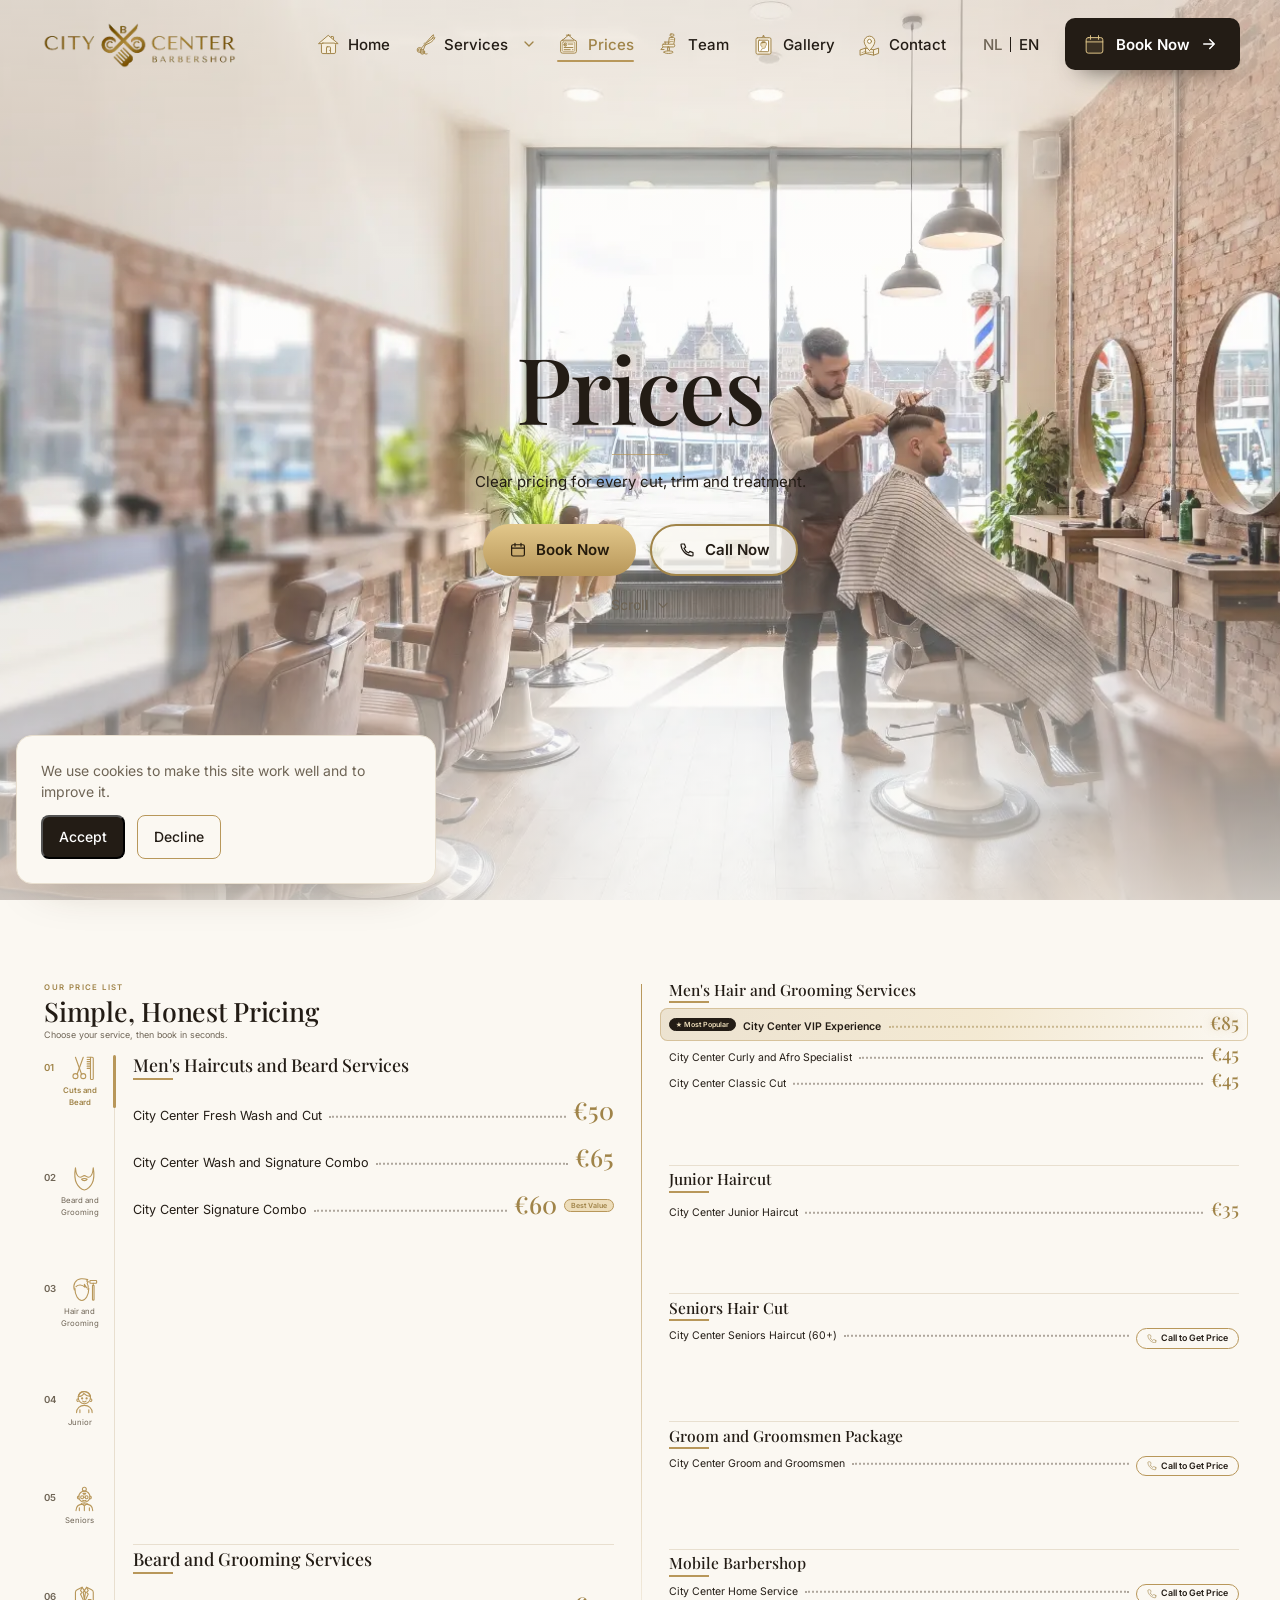
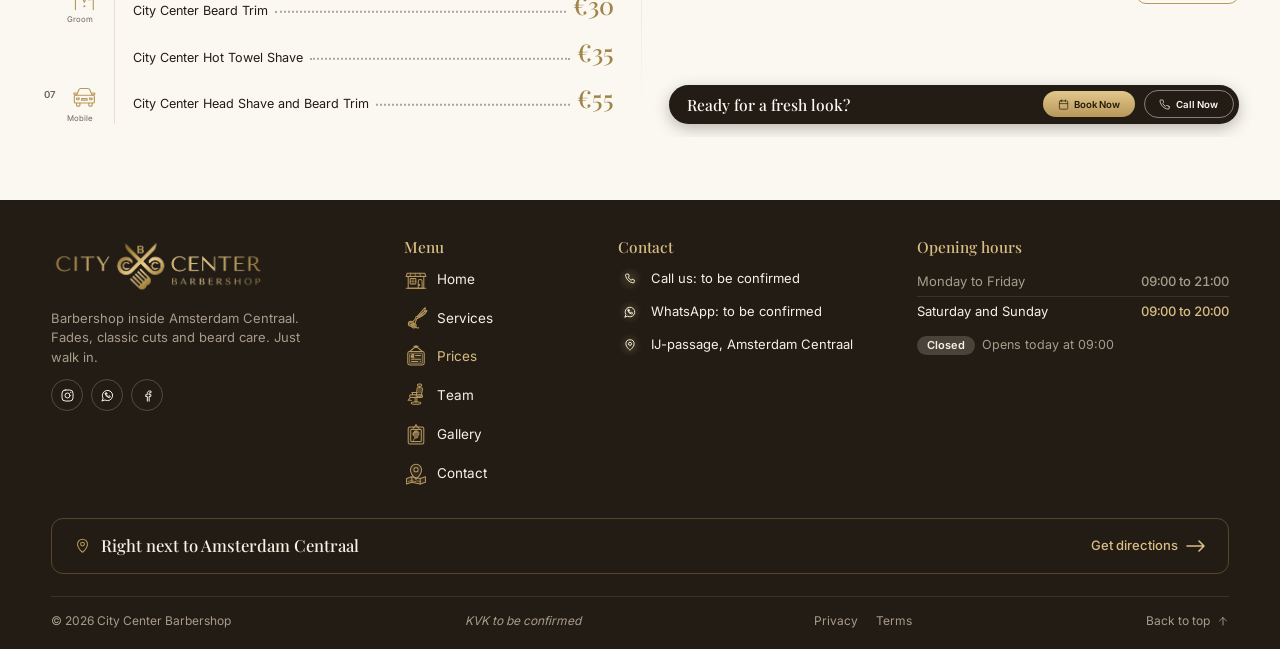
<file: en/prices/index.html>
<!DOCTYPE html>
<html lang="en">
<head>
<meta charset="utf-8">
<meta name="viewport" content="width=device-width, initial-scale=1">
<meta name="robots" content="noindex">
<script>try{if(localStorage.getItem('ccb-theme')==='dark')document.documentElement.setAttribute('data-theme','dark')}catch(e){}</script>
<title>Prices | City Center Barbershop</title>
<meta name="description" content="City Center Barbershop, next to Amsterdam Central Station. Fades, classic cuts and beard care. Book online or walk in.">
<link rel="canonical" href="https://www.citycenterbarbershop.example/en/prices/">
<link rel="alternate" hreflang="nl" href="https://www.citycenterbarbershop.example/prijzen/">
<link rel="alternate" hreflang="en" href="https://www.citycenterbarbershop.example/en/prices/">
<link rel="alternate" hreflang="x-default" href="https://www.citycenterbarbershop.example/prijzen/">
<link rel="preload" href="/assets/fonts/inter-latin.woff2" as="font" type="font/woff2" crossorigin>
<link rel="stylesheet" href="/assets/css/site.css?v=1793475230260">
</head>
<body>
<div id="ccb-root" data-hours='{"timezone":"Europe/Amsterdam","days":{"mon":{"open":"09:00","close":"21:00"},"tue":{"open":"09:00","close":"21:00"},"wed":{"open":"09:00","close":"21:00"},"thu":{"open":"09:00","close":"21:00"},"fri":{"open":"09:00","close":"21:00"},"sat":{"open":"09:00","close":"20:00"},"sun":{"open":"09:00","close":"20:00"}}}' data-site='{"phone":"TODO","phone_display":"TODO","whatsapp":"TODO","bookUrl":"https://www.fresha.com/","reviews_url":"TODO","maps_url":"TODO","address":"IJ-passage, Amsterdam Centraal","instagram_url":"TODO","facebook_url":"TODO","kvk":"TODO","contact_form_action":"TODO"}' data-status-open-until="Open today until {time}" data-status-opens-at="Opens today at {time}" data-status-closed="Closed now">
<!-- part: header -->
<header class="ccb-header">
  <a class="ccb-header__logo" href="/en/"><img src="/assets/img/logo/ccb-logo.webp" width="174" height="44" alt="City Center Barbershop, go to home page"></a>
  <nav class="ccb-header__nav" aria-label="Main menu">
    <ul class="ccb-nav">
      <li><a class="ccb-nav__link" href="/en/" aria-label="Home" data-track="nav_home">
        <svg class="ccb-nico i-home" viewBox="0 0 32 32" aria-hidden="true">
          <defs><mask id="ccb-m-home"><rect class="lvl" x="-2" y="-2" width="36" height="36" fill="#fff"></rect></mask></defs>
          <rect class="bd" x="19.4" y="5" width="3.6" height="6.4" rx=".6"></rect>
          <rect class="liq" mask="url(#ccb-m-home)" x="19.4" y="5" width="3.6" height="6.4" rx=".6"></rect>
          <rect class="ln" x="19.4" y="5" width="3.6" height="6.4" rx=".6" stroke-width="1.1"></rect>
          <g class="roof">
            <path class="bd" d="M16 3.6L29.4 14.8H2.6z"></path>
            <path class="liq" mask="url(#ccb-m-home)" d="M16 3.6L29.4 14.8H2.6z"></path>
            <path class="ln" d="M16 3.6L29.4 14.8H2.6z"></path>
          </g>
          <rect class="bd" x="6.2" y="14" width="19.6" height="14.6" rx="2"></rect>
          <rect class="liq" mask="url(#ccb-m-home)" x="6.2" y="14" width="19.6" height="14.6" rx="2"></rect>
          <rect class="ln" x="6.2" y="14" width="19.6" height="14.6" rx="2"></rect>
          <g class="door">
            <rect class="bd" x="13.2" y="19.2" width="5.6" height="9.4" rx="1"></rect>
            <rect class="ln" x="13.2" y="19.2" width="5.6" height="9.4" rx="1" stroke-width="1.1"></rect>
            <circle class="dot" cx="17.6" cy="24" r=".7"></circle>
          </g>
        </svg>
        <span class="ccb-roll" aria-hidden="true"><span class="l" data-l="H">H</span><span class="l" data-l="o">o</span><span class="l" data-l="m">m</span><span class="l" data-l="e">e</span></span>
      </a></li>
      <li class="ccb-nav__item ccb-nav__item--has-menu">
        <a class="ccb-nav__link" href="/en/services/" aria-label="Services" data-track="nav_services">
        <svg class="ccb-nico i-shears" viewBox="0 0 32 32" aria-hidden="true">
          <defs><mask id="ccb-m-shears"><rect class="lvl" x="-2" y="-2" width="36" height="36" fill="#fff"></rect></mask></defs>
          <g class="b">
            <path class="bd" d="M16.6 15.2L27.8 2.6c.4-.4 1-.1.9.4-.5 2.6-2.2 5.6-4.8 8.4l-6.2 5.2z"></path>
            <path class="liq" mask="url(#ccb-m-shears)" d="M16.6 15.2L27.8 2.6c.4-.4 1-.1.9.4-.5 2.6-2.2 5.6-4.8 8.4l-6.2 5.2z"></path>
            <path class="ln" d="M16.6 15.2L27.8 2.6c.4-.4 1-.1.9.4-.5 2.6-2.2 5.6-4.8 8.4l-6.2 5.2"></path>
            <path class="ln" d="M15.8 16.4l-4 4.6"></path>
            <circle class="bd" cx="9.2" cy="23.6" r="3.4"></circle><circle class="liq" mask="url(#ccb-m-shears)" cx="9.2" cy="23.6" r="3.4"></circle>
            <circle class="ln" cx="9.2" cy="23.6" r="3.4"></circle><circle class="ln" cx="9.2" cy="23.6" r="1.6"></circle>
          </g>
          <g class="a">
            <path class="bd" d="M16.6 15.2L29.6 6c.5-.3 1 .1.8.6-1 2.4-3.2 4.8-6.4 6.8l-6.6 3.2z"></path>
            <path class="liq" mask="url(#ccb-m-shears)" d="M16.6 15.2L29.6 6c.5-.3 1 .1.8.6-1 2.4-3.2 4.8-6.4 6.8l-6.6 3.2z"></path>
            <path class="ln" d="M16.6 15.2L29.6 6c.5-.3 1 .1.8.6-1 2.4-3.2 4.8-6.4 6.8l-6.6 3.2"></path>
            <path class="ln" d="M17 16.8l-2.6 6.8"></path>
            <circle class="bd" cx="13.2" cy="26.4" r="3"></circle><circle class="liq" mask="url(#ccb-m-shears)" cx="13.2" cy="26.4" r="3"></circle>
            <circle class="ln" cx="13.2" cy="26.4" r="3"></circle><circle class="ln" cx="13.2" cy="26.4" r="1.3"></circle>
            <path class="ln" d="M15.6 28.2c1.2 1 2.6 1.3 4 .8"></path>
          </g>
          <circle class="pivot" cx="16.6" cy="15.2" r="1.25"></circle>
          <path class="ln fx hair" d="M22.4 15.4c.9.5 1.3 1.3 1.1 2.3" stroke-width="1"></path>
          <path class="ln fx hair h2" d="M25 13.6c.6.7.7 1.5.3 2.3" stroke-width="1"></path>
        </svg>
        <span class="ccb-roll" aria-hidden="true"><span class="l" data-l="S">S</span><span class="l" data-l="e">e</span><span class="l" data-l="r">r</span><span class="l" data-l="v">v</span><span class="l" data-l="i">i</span><span class="l" data-l="c">c</span><span class="l" data-l="e">e</span><span class="l" data-l="s">s</span></span>
        </a>
        <button type="button" class="ccb-nav__caret" aria-expanded="false" aria-controls="ccb-services-menu" aria-label="Show all services">
          <svg viewBox="0 0 24 24" aria-hidden="true"><path d="M6 9l6 6 6-6"></path></svg>
        </button>
        <div class="ccb-nav__menu" id="ccb-services-menu" hidden>
          <ul>
            <li><a href="/en/services/#mens-haircut" data-filter="mens-haircut"><img src="/assets/img/icons/services/mens-haircut.png" width="35" height="31" alt="" loading="lazy" decoding="async"><span>Men's Haircut</span></a></li>
            <li><a href="/en/services/#beard-grooming" data-filter="beard-grooming"><img src="/assets/img/icons/services/beard-grooming.png" width="35" height="31" alt="" loading="lazy" decoding="async"><span>Beard Grooming</span></a></li>
            <li><a href="/en/services/#childrens-haircut" data-filter="childrens-haircut"><img src="/assets/img/icons/services/childrens-haircut.png" width="32" height="31" alt="" loading="lazy" decoding="async"><span>Children's Haircut</span></a></li>
            <li><a href="/en/services/#groom-groomsmen" data-filter="groom-groomsmen"><img src="/assets/img/icons/services/groom-groomsmen.png" width="34" height="31" alt="" loading="lazy" decoding="async"><span>Groom & Groomsmen Treatment</span></a></li>
            <li><a href="/en/services/#mens-hair-grooming" data-filter="mens-hair-grooming"><img src="/assets/img/icons/services/mens-hair-grooming.png" width="34" height="31" alt="" loading="lazy" decoding="async"><span>Men's Hair Grooming</span></a></li>
            <li><a href="/en/services/#women-treatment" data-filter="women-treatment"><img src="/assets/img/icons/services/women-treatment.png" width="35" height="31" alt="" loading="lazy" decoding="async"><span>Women Treatment</span></a></li>
            <li><a href="/en/services/#senior-barber" data-filter="senior-barber"><img src="/assets/img/icons/services/senior-barber.png" width="34" height="31" alt="" loading="lazy" decoding="async"><span>Senior Barber Service</span></a></li>
            <li><a href="/en/services/#mobile-barbershop" data-filter="mobile-barbershop"><img src="/assets/img/icons/services/mobile-barbershop.png" width="35" height="31" alt="" loading="lazy" decoding="async"><span>Mobile Barbershop</span></a></li>
          </ul>
          <a class="ccb-nav__menu-all" href="/en/services/">View all services<svg viewBox="0 0 24 24" aria-hidden="true"><path d="M5 12h14M13 6l6 6-6 6"></path></svg></a>
        </div>
      </li>
      <li><a class="ccb-nav__link" href="/en/prices/" aria-label="Prices" data-track="nav_prices" aria-current="page">
        <svg class="ccb-nico i-board" viewBox="0 0 32 32" aria-hidden="true">
          <defs><mask id="ccb-m-board"><rect class="lvl" x="-2" y="-2" width="36" height="36" fill="#fff"></rect></mask></defs>
          <path class="ln" d="M13 3h6"></path><circle class="dot" cx="16" cy="3" r="1.2"></circle>
          <g class="swing">
            <path class="ln" d="M16 3L7.6 10M16 3l8.4 7" stroke-width="1.1"></path>
            <rect class="bd" x="5" y="10" width="22" height="18" rx="2.6"></rect>
            <rect class="liq" mask="url(#ccb-m-board)" x="5" y="10" width="22" height="18" rx="2.6"></rect>
            <rect class="ln" x="5" y="10" width="22" height="18" rx="2.6"></rect>
            <rect class="ln" x="7.4" y="12.4" width="17.2" height="13.2" rx="1.4" stroke-width=".8" opacity=".6"></rect>
            <path class="ln" d="M13.2 14.6a2.2 2.2 0 1 0 0 3.2M10.2 15.6h2.6M10.2 16.8h2.6" stroke-width="1"></path>
            <path class="ln row-ln" d="M15.4 15.4h6.6"></path>
            <path class="ln row-ln r2" d="M10 20.2h12"></path>
            <path class="ln row-ln r3" d="M10 23.2h8.4"></path>
            <circle class="dot" cx="22" cy="23.2" r=".9"></circle>
          </g>
        </svg>
        <span class="ccb-roll" aria-hidden="true"><span class="l" data-l="P">P</span><span class="l" data-l="r">r</span><span class="l" data-l="i">i</span><span class="l" data-l="c">c</span><span class="l" data-l="e">e</span><span class="l" data-l="s">s</span></span>
      </a></li>
      <li><a class="ccb-nav__link" href="/en/team/" aria-label="Team" data-track="nav_team">
        <svg class="ccb-nico i-chair" viewBox="0 0 32 32" aria-hidden="true">
          <defs><mask id="ccb-m-chair"><rect class="lvl" x="-2" y="-2" width="36" height="36" fill="#fff"></rect></mask></defs>
          <g class="top">
            <path class="ln" d="M20.6 6.4V4.2"></path>
            <rect class="bd" x="18" y="1.4" width="5.6" height="3" rx="1.5"></rect><rect class="liq" mask="url(#ccb-m-chair)" x="18" y="1.4" width="5.6" height="3" rx="1.5"></rect>
            <rect class="ln" x="18" y="1.4" width="5.6" height="3" rx="1.5"></rect>
            <path class="bd" d="M17.6 6.4h5.6c1 0 1.6.8 1.4 1.8l-1.6 9.4h-6.8z"></path>
            <path class="liq" mask="url(#ccb-m-chair)" d="M17.6 6.4h5.6c1 0 1.6.8 1.4 1.8l-1.6 9.4h-6.8z"></path>
            <path class="ln" d="M17.6 6.4h5.6c1 0 1.6.8 1.4 1.8l-1.6 9.4h-6.8z"></path>
            <path class="ln" d="M19 9.2h3.8M18.6 12h3.8" stroke-width=".8" opacity=".7"></path>
            <path class="bd" d="M8.6 15.6h14.6c.8 0 1.4.6 1.4 1.4v1c0 .8-.6 1.4-1.4 1.4H9.2c-.9 0-1.6-.7-1.6-1.6v-.6c0-.9.4-1.6 1-1.6z"></path>
            <path class="liq" mask="url(#ccb-m-chair)" d="M8.6 15.6h14.6c.8 0 1.4.6 1.4 1.4v1c0 .8-.6 1.4-1.4 1.4H9.2c-.9 0-1.6-.7-1.6-1.6v-.6c0-.9.4-1.6 1-1.6z"></path>
            <path class="ln" d="M8.6 15.6h14.6c.8 0 1.4.6 1.4 1.4v1c0 .8-.6 1.4-1.4 1.4H9.2c-.9 0-1.6-.7-1.6-1.6v-.6c0-.9.4-1.6 1-1.6z"></path>
            <path class="ln" d="M10.4 12.6h7.4M11.4 12.6v3"></path>
            <path class="ln" d="M8.4 19.4l-3 3.6h4.4"></path>
          </g>
          <rect class="ln col" x="14.8" y="19.4" width="2.4" height="5.6" rx=".6"></rect>
          <path class="bd" d="M9.6 26.6c0-1 2.9-1.6 6.4-1.6s6.4.6 6.4 1.6-2.9 1.8-6.4 1.8-6.4-.8-6.4-1.8z"></path>
          <path class="ln" d="M9.6 26.6c0-1 2.9-1.6 6.4-1.6s6.4.6 6.4 1.6-2.9 1.8-6.4 1.8-6.4-.8-6.4-1.8z"></path>
        </svg>
        <span class="ccb-roll" aria-hidden="true"><span class="l" data-l="T">T</span><span class="l" data-l="e">e</span><span class="l" data-l="a">a</span><span class="l" data-l="m">m</span></span>
      </a></li>
      <li><a class="ccb-nav__link" href="/en/gallery/" aria-label="Gallery" data-track="nav_gallery">
        <svg class="ccb-nico i-frame" viewBox="0 0 32 32" aria-hidden="true">
          <defs>
            <mask id="ccb-m-frame"><rect class="lvl" x="-2" y="-2" width="36" height="36" fill="#fff"></rect></mask>
            <clipPath id="ccb-c-glass"><rect x="9" y="10" width="14" height="16" rx="1"></rect></clipPath>
          </defs>
          <path class="ln" d="M12 8.4L16 4l4 4.4" stroke-width="1.1"></path><circle class="dot" cx="16" cy="4" r="1.1"></circle>
          <g class="tilt">
            <rect class="bd" x="5.6" y="6.6" width="20.8" height="22.8" rx="2"></rect>
            <rect class="liq" mask="url(#ccb-m-frame)" x="5.6" y="6.6" width="20.8" height="22.8" rx="2"></rect>
            <rect class="ln" x="5.6" y="6.6" width="20.8" height="22.8" rx="2"></rect>
            <rect class="glass" x="9" y="10" width="14" height="16" rx="1"></rect>
            <rect class="ln" x="9" y="10" width="14" height="16" rx="1" stroke-width="1"></rect>
            <g clip-path="url(#ccb-c-glass)">
              <path class="face" d="M12.2 26c.4-3 2-4.6 4-4.6 1.4 0 2.3-.6 2.3-1.8v-1.2c1-.4 1.6-1.4 1.6-2.8 0-2.6-1.8-4-4-4-2.4 0-4 1.8-4 4.2 0 1.6.6 2.6 1.6 3.2v.8"></path>
              <path class="hairtop" d="M12.2 14.6c.8-1.8 2.4-2.6 4.2-2.4 1.4.2 2.6.9 3 2-1.6-.4-3.2-.3-4.6.2"></path>
              <rect class="shine" x="9" y="8" width="3" height="22" transform="skewX(-20)"></rect>
            </g>
          </g>
        </svg>
        <span class="ccb-roll" aria-hidden="true"><span class="l" data-l="G">G</span><span class="l" data-l="a">a</span><span class="l" data-l="l">l</span><span class="l" data-l="l">l</span><span class="l" data-l="e">e</span><span class="l" data-l="r">r</span><span class="l" data-l="y">y</span></span>
      </a></li>
      <li><a class="ccb-nav__link" href="/en/contact/" aria-label="Contact" data-track="nav_contact">
        <svg class="ccb-nico i-pin" viewBox="0 0 32 32" aria-hidden="true">
          <defs><mask id="ccb-m-pin"><rect class="lvl" x="-2" y="-2" width="36" height="36" fill="#fff"></rect></mask></defs>
          <g class="map">
            <path class="bd" d="M3.4 23.4l7-2.4 11.2 2.4 7-2.4v7.4l-7 2.4-11.2-2.4-7 2.4z"></path>
            <path class="ln" d="M3.4 23.4l7-2.4 11.2 2.4 7-2.4v7.4l-7 2.4-11.2-2.4-7 2.4z"></path>
            <path class="ln" d="M10.4 21v7.4M21.6 23.4v7.4" stroke-width="1"></path>
            <path class="ln" d="M5.6 27.4c2-.6 3-1.8 5-1.2s3.6 1.6 6 .8 3.6-.2 5.6.6" stroke-width=".8" stroke-dasharray="1.4 1.6" opacity=".8"></path>
          </g>
          <circle class="ln fx ring" cx="16" cy="11" r="4.2" stroke-width="1"></circle>
          <g class="pin">
            <path class="bd" d="M16 24.4s7.4-6.6 7.4-12.6a7.4 7.4 0 0 0-14.8 0c0 6 7.4 12.6 7.4 12.6z"></path>
            <path class="liq" mask="url(#ccb-m-pin)" d="M16 24.4s7.4-6.6 7.4-12.6a7.4 7.4 0 0 0-14.8 0c0 6 7.4 12.6 7.4 12.6z"></path>
            <path class="ln" d="M16 24.4s7.4-6.6 7.4-12.6a7.4 7.4 0 0 0-14.8 0c0 6 7.4 12.6 7.4 12.6z"></path>
            <circle class="glass" cx="16" cy="11.6" r="2.8"></circle><circle class="ln" cx="16" cy="11.6" r="2.8"></circle>
          </g>
        </svg>
        <span class="ccb-roll" aria-hidden="true"><span class="l" data-l="C">C</span><span class="l" data-l="o">o</span><span class="l" data-l="n">n</span><span class="l" data-l="t">t</span><span class="l" data-l="a">a</span><span class="l" data-l="c">c</span><span class="l" data-l="t">t</span></span>
      </a></li>
    </ul>
  </nav>
  <div class="ccb-header__lang" role="group" aria-label="Language">
    <a href="/prijzen/" hreflang="nl" lang="nl">NL</a>
    <a href="/en/prices/" hreflang="en" lang="en" aria-current="true">EN</a>
  </div>
  <a class="ccb-book" href="https://www.fresha.com/" data-book-link aria-label="Book Now" data-track="book_header">
    <svg class="ccb-nico i-cal" viewBox="0 0 32 32" aria-hidden="true">
      <defs><mask id="ccb-m-cal"><rect class="lvl" x="-2" y="-2" width="36" height="36" fill="#fff"></rect></mask></defs>
      <rect class="bd" x="4.4" y="6.4" width="23.2" height="21.6" rx="3"></rect>
      <rect class="liq" mask="url(#ccb-m-cal)" x="4.4" y="6.4" width="23.2" height="21.6" rx="3" opacity=".35"></rect>
      <rect class="ln" x="4.4" y="6.4" width="23.2" height="21.6" rx="3"></rect>
      <path class="ln" d="M10.4 3.6v5.2M21.6 3.6v5.2"></path>
      <path class="ln page" d="M4.4 12.4h23.2"></path>
      <path class="ln tick" d="M11.4 19.8l3.2 3.2 6.2-6.4" stroke-width="1.8"></path>
    </svg>
    <span aria-hidden="true">Book Now</span>
    <svg class="arrow" viewBox="0 0 24 24" aria-hidden="true"><path d="M5 12h14M13 6l6 6-6 6"></path></svg>
  </a>
<button class="ccb-burger" type="button" aria-expanded="false" aria-controls="ccb-drawer" aria-label="Open menu">
    <svg viewBox="0 0 24 24" aria-hidden="true"><path class="ccb-burger__a" d="M4 7h16"></path><path class="ccb-burger__b" d="M4 12h16"></path><path class="ccb-burger__c" d="M4 17h16"></path></svg>
  </button>
</header>

<!-- part: drawer (tablet + phone) -->
<div class="ccb-drawer" id="ccb-drawer" hidden>
  <button class="ccb-drawer__backdrop" type="button" tabindex="-1" aria-label="Close menu" data-drawer-close></button>
  <div class="ccb-drawer__panel" role="dialog" aria-modal="true" aria-label="Main menu">
    <div class="ccb-drawer__head">
      <a class="ccb-drawer__logo" href="/en/"><img src="/assets/img/logo/ccb-logo.webp" width="158" height="40" alt="City Center Barbershop, go to home page"></a>
      <button class="ccb-drawer__close" type="button" aria-label="Close menu" data-drawer-close>
        <svg viewBox="0 0 24 24" aria-hidden="true"><path d="M6 6l12 12M18 6L6 18"></path></svg>
      </button>
    </div>
    <nav class="ccb-drawer__nav" aria-label="Main menu">
    <ul class="ccb-nav">
      <li><a class="ccb-nav__link" href="/en/" aria-label="Home" data-track="drawer_home">
        <svg class="ccb-nico i-home" viewBox="0 0 32 32" aria-hidden="true">
          <defs><mask id="ccb-dm-home"><rect class="lvl" x="-2" y="-2" width="36" height="36" fill="#fff"></rect></mask></defs>
          <rect class="bd" x="19.4" y="5" width="3.6" height="6.4" rx=".6"></rect>
          <rect class="liq" mask="url(#ccb-dm-home)" x="19.4" y="5" width="3.6" height="6.4" rx=".6"></rect>
          <rect class="ln" x="19.4" y="5" width="3.6" height="6.4" rx=".6" stroke-width="1.1"></rect>
          <g class="roof">
            <path class="bd" d="M16 3.6L29.4 14.8H2.6z"></path>
            <path class="liq" mask="url(#ccb-dm-home)" d="M16 3.6L29.4 14.8H2.6z"></path>
            <path class="ln" d="M16 3.6L29.4 14.8H2.6z"></path>
          </g>
          <rect class="bd" x="6.2" y="14" width="19.6" height="14.6" rx="2"></rect>
          <rect class="liq" mask="url(#ccb-dm-home)" x="6.2" y="14" width="19.6" height="14.6" rx="2"></rect>
          <rect class="ln" x="6.2" y="14" width="19.6" height="14.6" rx="2"></rect>
          <g class="door">
            <rect class="bd" x="13.2" y="19.2" width="5.6" height="9.4" rx="1"></rect>
            <rect class="ln" x="13.2" y="19.2" width="5.6" height="9.4" rx="1" stroke-width="1.1"></rect>
            <circle class="dot" cx="17.6" cy="24" r=".7"></circle>
          </g>
        </svg>
        <span class="ccb-roll" aria-hidden="true"><span class="l" data-l="H">H</span><span class="l" data-l="o">o</span><span class="l" data-l="m">m</span><span class="l" data-l="e">e</span></span>
        <svg class="ccb-drawer__chev" viewBox="0 0 24 24" aria-hidden="true"><path d="M9 6l6 6-6 6"></path></svg>
      </a></li>
      <li class="ccb-nav__item ccb-nav__item--has-menu">
        <div class="ccb-drawer__link-row">
        <a class="ccb-nav__link" href="/en/services/" aria-label="Services" data-track="drawer_services">
        <svg class="ccb-nico i-shears" viewBox="0 0 32 32" aria-hidden="true">
          <defs><mask id="ccb-dm-shears"><rect class="lvl" x="-2" y="-2" width="36" height="36" fill="#fff"></rect></mask></defs>
          <g class="b">
            <path class="bd" d="M16.6 15.2L27.8 2.6c.4-.4 1-.1.9.4-.5 2.6-2.2 5.6-4.8 8.4l-6.2 5.2z"></path>
            <path class="liq" mask="url(#ccb-dm-shears)" d="M16.6 15.2L27.8 2.6c.4-.4 1-.1.9.4-.5 2.6-2.2 5.6-4.8 8.4l-6.2 5.2z"></path>
            <path class="ln" d="M16.6 15.2L27.8 2.6c.4-.4 1-.1.9.4-.5 2.6-2.2 5.6-4.8 8.4l-6.2 5.2"></path>
            <path class="ln" d="M15.8 16.4l-4 4.6"></path>
            <circle class="bd" cx="9.2" cy="23.6" r="3.4"></circle><circle class="liq" mask="url(#ccb-dm-shears)" cx="9.2" cy="23.6" r="3.4"></circle>
            <circle class="ln" cx="9.2" cy="23.6" r="3.4"></circle><circle class="ln" cx="9.2" cy="23.6" r="1.6"></circle>
          </g>
          <g class="a">
            <path class="bd" d="M16.6 15.2L29.6 6c.5-.3 1 .1.8.6-1 2.4-3.2 4.8-6.4 6.8l-6.6 3.2z"></path>
            <path class="liq" mask="url(#ccb-dm-shears)" d="M16.6 15.2L29.6 6c.5-.3 1 .1.8.6-1 2.4-3.2 4.8-6.4 6.8l-6.6 3.2z"></path>
            <path class="ln" d="M16.6 15.2L29.6 6c.5-.3 1 .1.8.6-1 2.4-3.2 4.8-6.4 6.8l-6.6 3.2"></path>
            <path class="ln" d="M17 16.8l-2.6 6.8"></path>
            <circle class="bd" cx="13.2" cy="26.4" r="3"></circle><circle class="liq" mask="url(#ccb-dm-shears)" cx="13.2" cy="26.4" r="3"></circle>
            <circle class="ln" cx="13.2" cy="26.4" r="3"></circle><circle class="ln" cx="13.2" cy="26.4" r="1.3"></circle>
            <path class="ln" d="M15.6 28.2c1.2 1 2.6 1.3 4 .8"></path>
          </g>
          <circle class="pivot" cx="16.6" cy="15.2" r="1.25"></circle>
          <path class="ln fx hair" d="M22.4 15.4c.9.5 1.3 1.3 1.1 2.3" stroke-width="1"></path>
          <path class="ln fx hair h2" d="M25 13.6c.6.7.7 1.5.3 2.3" stroke-width="1"></path>
        </svg>
        <span class="ccb-roll" aria-hidden="true"><span class="l" data-l="S">S</span><span class="l" data-l="e">e</span><span class="l" data-l="r">r</span><span class="l" data-l="v">v</span><span class="l" data-l="i">i</span><span class="l" data-l="c">c</span><span class="l" data-l="e">e</span><span class="l" data-l="s">s</span></span>
        </a>
        <button type="button" class="ccb-drawer__subtoggle" aria-expanded="false" aria-controls="ccb-drawer-services-menu" aria-label="Show all services">
          <svg class="ccb-drawer__chev" viewBox="0 0 24 24" aria-hidden="true"><path d="M9 6l6 6-6 6"></path></svg>
        </button>
        </div>
        <ul class="ccb-drawer__submenu" id="ccb-drawer-services-menu" hidden>
          <li><a href="/en/services/#mens-haircut" data-filter="mens-haircut" data-track="drawer_service_mens_haircut"><img src="/assets/img/icons/services/mens-haircut.png" width="35" height="31" alt="" loading="lazy" decoding="async"><span>Men's Haircut</span></a></li>
          <li><a href="/en/services/#beard-grooming" data-filter="beard-grooming" data-track="drawer_service_beard_grooming"><img src="/assets/img/icons/services/beard-grooming.png" width="35" height="31" alt="" loading="lazy" decoding="async"><span>Beard Grooming</span></a></li>
          <li><a href="/en/services/#childrens-haircut" data-filter="childrens-haircut" data-track="drawer_service_childrens_haircut"><img src="/assets/img/icons/services/childrens-haircut.png" width="32" height="31" alt="" loading="lazy" decoding="async"><span>Children's Haircut</span></a></li>
          <li><a href="/en/services/#groom-groomsmen" data-filter="groom-groomsmen" data-track="drawer_service_groom_groomsmen"><img src="/assets/img/icons/services/groom-groomsmen.png" width="34" height="31" alt="" loading="lazy" decoding="async"><span>Groom & Groomsmen Treatment</span></a></li>
          <li><a href="/en/services/#mens-hair-grooming" data-filter="mens-hair-grooming" data-track="drawer_service_mens_hair_grooming"><img src="/assets/img/icons/services/mens-hair-grooming.png" width="34" height="31" alt="" loading="lazy" decoding="async"><span>Men's Hair Grooming</span></a></li>
          <li><a href="/en/services/#women-treatment" data-filter="women-treatment" data-track="drawer_service_women_treatment"><img src="/assets/img/icons/services/women-treatment.png" width="35" height="31" alt="" loading="lazy" decoding="async"><span>Women Treatment</span></a></li>
          <li><a href="/en/services/#senior-barber" data-filter="senior-barber" data-track="drawer_service_senior_barber"><img src="/assets/img/icons/services/senior-barber.png" width="34" height="31" alt="" loading="lazy" decoding="async"><span>Senior Barber Service</span></a></li>
          <li><a href="/en/services/#mobile-barbershop" data-filter="mobile-barbershop" data-track="drawer_service_mobile_barbershop"><img src="/assets/img/icons/services/mobile-barbershop.png" width="35" height="31" alt="" loading="lazy" decoding="async"><span>Mobile Barbershop</span></a></li>
        </ul>
      </li>
      <li><a class="ccb-nav__link" href="/en/prices/" aria-label="Prices" data-track="drawer_prices">
        <svg class="ccb-nico i-board" viewBox="0 0 32 32" aria-hidden="true">
          <defs><mask id="ccb-dm-board"><rect class="lvl" x="-2" y="-2" width="36" height="36" fill="#fff"></rect></mask></defs>
          <path class="ln" d="M13 3h6"></path><circle class="dot" cx="16" cy="3" r="1.2"></circle>
          <g class="swing">
            <path class="ln" d="M16 3L7.6 10M16 3l8.4 7" stroke-width="1.1"></path>
            <rect class="bd" x="5" y="10" width="22" height="18" rx="2.6"></rect>
            <rect class="liq" mask="url(#ccb-dm-board)" x="5" y="10" width="22" height="18" rx="2.6"></rect>
            <rect class="ln" x="5" y="10" width="22" height="18" rx="2.6"></rect>
            <rect class="ln" x="7.4" y="12.4" width="17.2" height="13.2" rx="1.4" stroke-width=".8" opacity=".6"></rect>
            <path class="ln" d="M13.2 14.6a2.2 2.2 0 1 0 0 3.2M10.2 15.6h2.6M10.2 16.8h2.6" stroke-width="1"></path>
            <path class="ln row-ln" d="M15.4 15.4h6.6"></path>
            <path class="ln row-ln r2" d="M10 20.2h12"></path>
            <path class="ln row-ln r3" d="M10 23.2h8.4"></path>
            <circle class="dot" cx="22" cy="23.2" r=".9"></circle>
          </g>
        </svg>
        <span class="ccb-roll" aria-hidden="true"><span class="l" data-l="P">P</span><span class="l" data-l="r">r</span><span class="l" data-l="i">i</span><span class="l" data-l="c">c</span><span class="l" data-l="e">e</span><span class="l" data-l="s">s</span></span>
        <svg class="ccb-drawer__chev" viewBox="0 0 24 24" aria-hidden="true"><path d="M9 6l6 6-6 6"></path></svg>
      </a></li>
      <li><a class="ccb-nav__link" href="/en/team/" aria-label="Team" data-track="drawer_team">
        <svg class="ccb-nico i-chair" viewBox="0 0 32 32" aria-hidden="true">
          <defs><mask id="ccb-dm-chair"><rect class="lvl" x="-2" y="-2" width="36" height="36" fill="#fff"></rect></mask></defs>
          <g class="top">
            <path class="ln" d="M20.6 6.4V4.2"></path>
            <rect class="bd" x="18" y="1.4" width="5.6" height="3" rx="1.5"></rect><rect class="liq" mask="url(#ccb-dm-chair)" x="18" y="1.4" width="5.6" height="3" rx="1.5"></rect>
            <rect class="ln" x="18" y="1.4" width="5.6" height="3" rx="1.5"></rect>
            <path class="bd" d="M17.6 6.4h5.6c1 0 1.6.8 1.4 1.8l-1.6 9.4h-6.8z"></path>
            <path class="liq" mask="url(#ccb-dm-chair)" d="M17.6 6.4h5.6c1 0 1.6.8 1.4 1.8l-1.6 9.4h-6.8z"></path>
            <path class="ln" d="M17.6 6.4h5.6c1 0 1.6.8 1.4 1.8l-1.6 9.4h-6.8z"></path>
            <path class="ln" d="M19 9.2h3.8M18.6 12h3.8" stroke-width=".8" opacity=".7"></path>
            <path class="bd" d="M8.6 15.6h14.6c.8 0 1.4.6 1.4 1.4v1c0 .8-.6 1.4-1.4 1.4H9.2c-.9 0-1.6-.7-1.6-1.6v-.6c0-.9.4-1.6 1-1.6z"></path>
            <path class="liq" mask="url(#ccb-dm-chair)" d="M8.6 15.6h14.6c.8 0 1.4.6 1.4 1.4v1c0 .8-.6 1.4-1.4 1.4H9.2c-.9 0-1.6-.7-1.6-1.6v-.6c0-.9.4-1.6 1-1.6z"></path>
            <path class="ln" d="M8.6 15.6h14.6c.8 0 1.4.6 1.4 1.4v1c0 .8-.6 1.4-1.4 1.4H9.2c-.9 0-1.6-.7-1.6-1.6v-.6c0-.9.4-1.6 1-1.6z"></path>
            <path class="ln" d="M10.4 12.6h7.4M11.4 12.6v3"></path>
            <path class="ln" d="M8.4 19.4l-3 3.6h4.4"></path>
          </g>
          <rect class="ln col" x="14.8" y="19.4" width="2.4" height="5.6" rx=".6"></rect>
          <path class="bd" d="M9.6 26.6c0-1 2.9-1.6 6.4-1.6s6.4.6 6.4 1.6-2.9 1.8-6.4 1.8-6.4-.8-6.4-1.8z"></path>
          <path class="ln" d="M9.6 26.6c0-1 2.9-1.6 6.4-1.6s6.4.6 6.4 1.6-2.9 1.8-6.4 1.8-6.4-.8-6.4-1.8z"></path>
        </svg>
        <span class="ccb-roll" aria-hidden="true"><span class="l" data-l="T">T</span><span class="l" data-l="e">e</span><span class="l" data-l="a">a</span><span class="l" data-l="m">m</span></span>
        <svg class="ccb-drawer__chev" viewBox="0 0 24 24" aria-hidden="true"><path d="M9 6l6 6-6 6"></path></svg>
      </a></li>
      <li><a class="ccb-nav__link" href="/en/gallery/" aria-label="Gallery" data-track="drawer_gallery">
        <svg class="ccb-nico i-frame" viewBox="0 0 32 32" aria-hidden="true">
          <defs>
            <mask id="ccb-dm-frame"><rect class="lvl" x="-2" y="-2" width="36" height="36" fill="#fff"></rect></mask>
            <clipPath id="ccb-dc-glass"><rect x="9" y="10" width="14" height="16" rx="1"></rect></clipPath>
          </defs>
          <path class="ln" d="M12 8.4L16 4l4 4.4" stroke-width="1.1"></path><circle class="dot" cx="16" cy="4" r="1.1"></circle>
          <g class="tilt">
            <rect class="bd" x="5.6" y="6.6" width="20.8" height="22.8" rx="2"></rect>
            <rect class="liq" mask="url(#ccb-dm-frame)" x="5.6" y="6.6" width="20.8" height="22.8" rx="2"></rect>
            <rect class="ln" x="5.6" y="6.6" width="20.8" height="22.8" rx="2"></rect>
            <rect class="glass" x="9" y="10" width="14" height="16" rx="1"></rect>
            <rect class="ln" x="9" y="10" width="14" height="16" rx="1" stroke-width="1"></rect>
            <g clip-path="url(#ccb-dc-glass)">
              <path class="face" d="M12.2 26c.4-3 2-4.6 4-4.6 1.4 0 2.3-.6 2.3-1.8v-1.2c1-.4 1.6-1.4 1.6-2.8 0-2.6-1.8-4-4-4-2.4 0-4 1.8-4 4.2 0 1.6.6 2.6 1.6 3.2v.8"></path>
              <path class="hairtop" d="M12.2 14.6c.8-1.8 2.4-2.6 4.2-2.4 1.4.2 2.6.9 3 2-1.6-.4-3.2-.3-4.6.2"></path>
              <rect class="shine" x="9" y="8" width="3" height="22" transform="skewX(-20)"></rect>
            </g>
          </g>
        </svg>
        <span class="ccb-roll" aria-hidden="true"><span class="l" data-l="G">G</span><span class="l" data-l="a">a</span><span class="l" data-l="l">l</span><span class="l" data-l="l">l</span><span class="l" data-l="e">e</span><span class="l" data-l="r">r</span><span class="l" data-l="y">y</span></span>
        <svg class="ccb-drawer__chev" viewBox="0 0 24 24" aria-hidden="true"><path d="M9 6l6 6-6 6"></path></svg>
      </a></li>
      <li><a class="ccb-nav__link" href="/en/contact/" aria-label="Contact" data-track="drawer_contact">
        <svg class="ccb-nico i-pin" viewBox="0 0 32 32" aria-hidden="true">
          <defs><mask id="ccb-dm-pin"><rect class="lvl" x="-2" y="-2" width="36" height="36" fill="#fff"></rect></mask></defs>
          <g class="map">
            <path class="bd" d="M3.4 23.4l7-2.4 11.2 2.4 7-2.4v7.4l-7 2.4-11.2-2.4-7 2.4z"></path>
            <path class="ln" d="M3.4 23.4l7-2.4 11.2 2.4 7-2.4v7.4l-7 2.4-11.2-2.4-7 2.4z"></path>
            <path class="ln" d="M10.4 21v7.4M21.6 23.4v7.4" stroke-width="1"></path>
            <path class="ln" d="M5.6 27.4c2-.6 3-1.8 5-1.2s3.6 1.6 6 .8 3.6-.2 5.6.6" stroke-width=".8" stroke-dasharray="1.4 1.6" opacity=".8"></path>
          </g>
          <circle class="ln fx ring" cx="16" cy="11" r="4.2" stroke-width="1"></circle>
          <g class="pin">
            <path class="bd" d="M16 24.4s7.4-6.6 7.4-12.6a7.4 7.4 0 0 0-14.8 0c0 6 7.4 12.6 7.4 12.6z"></path>
            <path class="liq" mask="url(#ccb-dm-pin)" d="M16 24.4s7.4-6.6 7.4-12.6a7.4 7.4 0 0 0-14.8 0c0 6 7.4 12.6 7.4 12.6z"></path>
            <path class="ln" d="M16 24.4s7.4-6.6 7.4-12.6a7.4 7.4 0 0 0-14.8 0c0 6 7.4 12.6 7.4 12.6z"></path>
            <circle class="glass" cx="16" cy="11.6" r="2.8"></circle><circle class="ln" cx="16" cy="11.6" r="2.8"></circle>
          </g>
        </svg>
        <span class="ccb-roll" aria-hidden="true"><span class="l" data-l="C">C</span><span class="l" data-l="o">o</span><span class="l" data-l="n">n</span><span class="l" data-l="t">t</span><span class="l" data-l="a">a</span><span class="l" data-l="c">c</span><span class="l" data-l="t">t</span></span>
        <svg class="ccb-drawer__chev" viewBox="0 0 24 24" aria-hidden="true"><path d="M9 6l6 6-6 6"></path></svg>
      </a></li>
    </ul>
    </nav>
    <div class="ccb-drawer__foot">
      <p class="ccb-drawer__status"><svg class="ccb-ico" viewBox="0 0 24 24" aria-hidden="true"><circle cx="12" cy="12" r="8.5"></circle><path d="M12 7.5V12l3 2"></path></svg><span data-status-text>Open today until 21:00</span><span data-live hidden class="ccb-hero__live" aria-hidden="true"></span></p>
      <a class="ccb-book ccb-drawer__book" href="https://www.fresha.com/" data-book-link data-track="book_drawer">
        <svg class="ccb-nico i-cal" viewBox="0 0 32 32" aria-hidden="true">
          <defs><mask id="ccb-dm-cal"><rect class="lvl" x="-2" y="-2" width="36" height="36" fill="#fff"></rect></mask></defs>
          <rect class="bd" x="4.4" y="6.4" width="23.2" height="21.6" rx="3"></rect>
          <rect class="liq" mask="url(#ccb-dm-cal)" x="4.4" y="6.4" width="23.2" height="21.6" rx="3" opacity=".35"></rect>
          <rect class="ln" x="4.4" y="6.4" width="23.2" height="21.6" rx="3"></rect>
          <path class="ln" d="M10.4 3.6v5.2M21.6 3.6v5.2"></path>
          <path class="ln page" d="M4.4 12.4h23.2"></path>
          <path class="ln tick" d="M11.4 19.8l3.2 3.2 6.2-6.4" stroke-width="1.8"></path>
        </svg>
        <span>Book Now</span>
        <svg class="arrow" viewBox="0 0 24 24" aria-hidden="true"><path d="M5 12h14M13 6l6 6-6 6"></path></svg>
      </a>
      <div class="ccb-drawer__row">
        <a class="ccb-btn ccb-btn--secondary" href="tel:TODO" data-track="call_drawer"><svg class="ccb-ico" viewBox="0 0 24 24" aria-hidden="true"><path d="M5 4h3.5l1.7 4.3-2.2 1.4a11 11 0 0 0 6.3 6.3l1.4-2.2L20 15.5V19a1 1 0 0 1-1 1A16 16 0 0 1 4 5a1 1 0 0 1 1-1z"></path></svg><span>Call</span></a>
        <a class="ccb-btn ccb-btn--secondary" href="https://wa.me/TODO" data-track="whatsapp_drawer"><svg class="ccb-ico" viewBox="0 0 24 24" aria-hidden="true"><path d="M4 20l1.2-4.1A8.2 8.2 0 1 1 8.4 19z"></path><path d="M9.2 8.6c.3 2.6 2.3 4.9 5.2 5.6l1.2-1.3-1.8-1-.8.8a4.8 4.8 0 0 1-2.2-2.2l.8-.8-1-1.8z"></path></svg><span>WhatsApp</span></a>
      </div>
    </div>
  </div>
</div>

<main>
<section class="ccb-page-hero">
  <div class="ccb-page-hero__art"><img src="/assets/img/hero/shop-1600.webp" srcset="/assets/img/hero/shop-800.webp 800w, /assets/img/hero/shop-1600.webp 1600w" sizes="100vw" width="1600" height="893" alt="" fetchpriority="high"></div>
  <div class="ccb-page-hero__inner">
    <h1 class="ccb-page-hero__title"><span class="ccb-w"><span style="animation-delay: 0.350s">Prices</span></span></h1>
    <div class="ccb-page-hero__rule" aria-hidden="true"></div>
    <p class="ccb-page-hero__sub">Clear pricing for every cut, trim and treatment.</p>
    <div class="ccb-page-hero__actions">
      <a class="ccb-page-hero__btn ccb-page-hero__btn--solid" href="https://www.fresha.com/" data-book-link data-track="book_page_hero"><svg class="ccb-ico" viewBox="0 0 24 24" aria-hidden="true"><rect x="3.5" y="5" width="17" height="15" rx="2"></rect><path d="M3.5 9.5h17M8 3v4M16 3v4"></path></svg><span>Book Now</span></a>
      <a class="ccb-page-hero__btn ccb-page-hero__btn--ghost" href="tel:TODO" data-track="call_page_hero"><svg class="ccb-ico" viewBox="0 0 24 24" aria-hidden="true"><path d="M5 4h3.5l1.7 4.3-2.2 1.4a11 11 0 0 0 6.3 6.3l1.4-2.2L20 15.5V19a1 1 0 0 1-1 1A16 16 0 0 1 4 5a1 1 0 0 1 1-1z"></path></svg><span>Call Now</span></a>
    </div>
    <a class="ccb-page-hero__scroll" href="#ccb-below-hero">Scroll<svg viewBox="0 0 24 24" aria-hidden="true"><path d="M5 9l7 7 7-7"></path></svg></a>
  </div>
</section>
<section class="ccb-prices-board" id="ccb-below-hero">
  <div class="board" data-reveal>
    <section class="left">
      <header>
        <p class="eyebrow">Our Price List</p>
        <h1>Simple, Honest Pricing</h1>
        <p class="sub">Choose your service, then book in seconds.</p>
      </header>
      <div class="left-body">
        <nav class="side" id="ccb-prices-nav" aria-label="Price categories">
          <span class="bar" id="ccb-prices-bar" aria-hidden="true"></span>
          <button class="nav-i on" data-t="cuts-beard" type="button">
      <span class="n">01</span>
      <svg class="ico i-cut" viewBox="0 0 48 48" aria-hidden="true"><g class="bA"><circle cx="8" cy="38" r="4.5"></circle><path d="M11 34.5 22 4"></path></g><g class="bB"><circle cx="22" cy="38" r="4.5"></circle><path d="M19 34.5 8 4"></path></g><g class="comb"><path d="M35 4h3a2 2 0 0 1 2 2v36a2 2 0 0 1-2 2h-1a2 2 0 0 1-2-2z"></path><path d="M35 4h-6M35 8h-6M35 12h-6M35 16h-6M35 20h-6M35 24h-6"></path></g></svg>
      <span class="l">Cuts and Beard</span>
    </button><button class="nav-i" data-t="beard-grooming" type="button">
      <span class="n">02</span>
      <svg class="ico i-beard" viewBox="0 0 48 48" aria-hidden="true"><g class="sway"><path d="M8 5c1 12 4 17 8.5 17 3.5 0 4.5-3 7.5-3s4 3 7.5 3C36 22 39 17 40 5c2 12 1.5 21-2 28-3.5 7-8.5 11-14 12-5.5-1-10.5-5-14-12C6.5 26 6 17 8 5z"></path><path d="M19 25.5c2-1.6 8-1.6 10 0-1 2-3.5 2.6-5 2.6s-4-.6-5-2.6z"></path></g></svg>
      <span class="l">Beard and Grooming</span>
    </button><button class="nav-i" data-t="hair-grooming" type="button">
      <span class="n">03</span>
      <svg class="ico i-hair" viewBox="0 0 48 48" aria-hidden="true"><g class="head"><path d="M7 22c0 13 6 22 12.5 22S32 35 32 22"></path><path d="M6 25C3 15 8 6 18 5c5-.5 9 .5 12 1.5l-2 2.5 3 1-2 3c2 3 2.5 7 1.5 11"></path><path d="M9 19c4-4 11-4 16 1l-1-5 4 6"></path></g><g class="razor"><path d="M35 8h10a1 1 0 0 1 1 1v3a1 1 0 0 1-1 1H35a1 1 0 0 1-1-1V9a1 1 0 0 1 1-1z"></path><path d="M40 13v4"></path><path d="M38.6 17h2.8v25a1.4 1.4 0 0 1-2.8 0z"></path></g></svg>
      <span class="l">Hair and Grooming</span>
    </button><button class="nav-i" data-t="junior" type="button">
      <span class="n">04</span>
      <svg class="ico i-boy" viewBox="0 0 48 48" aria-hidden="true"><g class="head"><circle cx="24" cy="19" r="11"></circle><path d="M13 17c1.5-6 6.5-9.5 12.5-8.5 5 .8 8.5 4 9.5 8.5-4.5-.3-9-2-12-5.5-1.5 3-5.5 5.5-10 5.5"></path><path d="M13 21a2.5 2.5 0 0 0 0 5M35 21a2.5 2.5 0 0 1 0 5"></path><path d="M21 25.5c1.6 1.4 4.4 1.4 6 0"></path><g class="eyes"><circle cx="20" cy="20.5" r="1" fill="currentColor"></circle><circle cx="28" cy="20.5" r="1" fill="currentColor"></circle></g></g><path d="M10 46c0-8 6-13 14-13s14 5 14 13M16 41v5M32 41v5"></path></svg>
      <span class="l">Junior</span>
    </button><button class="nav-i" data-t="seniors" type="button">
      <span class="n">05</span>
      <svg class="ico i-senior" viewBox="0 0 48 48" aria-hidden="true"><g class="head"><circle cx="24" cy="7.5" r="3.5"></circle><circle cx="24" cy="21" r="10"></circle><path d="M21.5 15h5M22.5 17.5h3"></path><path d="M14 20a2.5 2.5 0 0 0 0 5M34 20a2.5 2.5 0 0 1 0 5"></path><path d="M21 27.5c2 1.2 4 1.2 6 0"></path><g class="glasses"><circle cx="20" cy="22" r="2.6"></circle><circle cx="28" cy="22" r="2.6"></circle><path d="M22.6 22h2.8"></path></g></g><path d="M9 46c0-8 6-12 15-12s15 4 15 12M19 33.5l5 4 5-4M24 37.5V46M15 41v5M33 41v5"></path></svg>
      <span class="l">Seniors</span>
    </button><button class="nav-i" data-t="groom" type="button">
      <span class="n">06</span>
      <svg class="ico i-groom" viewBox="0 0 48 48" aria-hidden="true"><path d="M8 46V15c0-2 1-3.5 3-4.5L20 6l4 6 4-6 9 4.5c2 1 3 2.5 3 4.5v31"></path><path d="M20 6l-3 6 3 3-3 3 7 15 7-15-3-3 3-3-3-6"></path><g class="tie"><path d="M24 12l-2 3 2 13 2-13z"></path></g><path d="M31 28h5"></path><circle cx="24" cy="40" r=".9" fill="currentColor"></circle></svg>
      <span class="l">Groom</span>
    </button><button class="nav-i" data-t="mobile" type="button">
      <span class="n">07</span>
      <svg class="ico i-car" viewBox="0 0 48 48" aria-hidden="true"><g class="car"><path d="M10 22l4-9.5c.6-1.5 2-2.5 3.5-2.5h13c1.5 0 2.9 1 3.5 2.5L38 22"></path><path d="M8 22h32a2 2 0 0 1 2 2v10a2 2 0 0 1-2 2H8a2 2 0 0 1-2-2V24a2 2 0 0 1 2-2z"></path><path d="M10 18H6.5a1.5 1.5 0 0 0 0 3H9M38 18h3.5a1.5 1.5 0 0 1 0 3H39"></path><path class="lt" d="M10 27h5l-1 3h-3a1 1 0 0 1-1-1z"></path><path class="lt" d="M38 27h-5l1 3h3a1 1 0 0 0 1-1z"></path><path d="M19 28h10v3H19z"></path><path d="M10 36v4a1.5 1.5 0 0 0 1.5 1.5h3A1.5 1.5 0 0 0 16 40v-4M32 36v4a1.5 1.5 0 0 0 1.5 1.5h3A1.5 1.5 0 0 0 38 40v-4"></path></g><path class="road" d="M4 45h6M21 45h6M38 45h6"></path></svg>
      <span class="l">Mobile</span>
    </button>
        </nav>
        <div class="col">
          <div class="sec" id="cuts-beard" data-t="cuts-beard">
      <div class="head"><h2>Men's Haircuts and Beard Services</h2></div>
      <div class="row"><span class="nm">City Center Fresh Wash and Cut</span><span class="dots" aria-hidden="true"></span><span class="pr">€50</span></div><div class="row"><span class="nm">City Center Wash and Signature Combo</span><span class="dots" aria-hidden="true"></span><span class="pr">€65</span></div><div class="row"><span class="nm">City Center Signature Combo</span><span class="dots" aria-hidden="true"></span><span class="pr">€60</span><span class="badge">Best Value</span></div>
    </div><div class="sec div" id="beard-grooming" data-t="beard-grooming">
      <div class="head"><h2>Beard and Grooming Services</h2></div>
      <div class="row"><span class="nm">City Center Beard Trim</span><span class="dots" aria-hidden="true"></span><span class="pr">€30</span></div><div class="row"><span class="nm">City Center Hot Towel Shave</span><span class="dots" aria-hidden="true"></span><span class="pr">€35</span></div><div class="row"><span class="nm">City Center Head Shave and Beard Trim</span><span class="dots" aria-hidden="true"></span><span class="pr">€55</span></div>
    </div>
        </div>
      </div>
    </section>
    <div class="vline" aria-hidden="true"></div>
    <section class="right">
      <div class="sec" id="hair-grooming" data-t="hair-grooming">
      <div class="head"><h2>Men's Hair and Grooming Services</h2></div>
      <div class="row pop"><span class="badge">★ Most Popular</span><span class="nm">City Center VIP Experience</span><span class="dots" aria-hidden="true"></span><span class="pr sm">€85</span></div><div class="row"><span class="nm">City Center Curly and Afro Specialist</span><span class="dots" aria-hidden="true"></span><span class="pr sm">€45</span></div><div class="row"><span class="nm">City Center Classic Cut</span><span class="dots" aria-hidden="true"></span><span class="pr sm">€45</span></div>
    </div><div class="sec div" id="junior" data-t="junior">
      <div class="head"><h2>Junior Haircut</h2></div>
      <div class="row"><span class="nm">City Center Junior Haircut</span><span class="dots" aria-hidden="true"></span><span class="pr sm">€35</span></div>
    </div><div class="sec div" id="seniors" data-t="seniors">
      <div class="head"><h2>Seniors Hair Cut</h2></div>
      <div class="row"><span class="nm">City Center Seniors Haircut (60+)</span><span class="dots" aria-hidden="true"></span><a class="call" href="tel:TODO"><svg viewBox="0 0 24 24" aria-hidden="true"><path d="M22 16.92v3a2 2 0 0 1-2.18 2 19.8 19.8 0 0 1-8.63-3.07 19.5 19.5 0 0 1-6-6A19.8 19.8 0 0 1 2.12 4.18 2 2 0 0 1 4.11 2h3a2 2 0 0 1 2 1.72c.13.96.36 1.9.7 2.81a2 2 0 0 1-.45 2.11L8.09 9.91a16 16 0 0 0 6 6l1.27-1.27a2 2 0 0 1 2.11-.45c.91.34 1.85.57 2.81.7A2 2 0 0 1 22 16.92z"></path></svg><span>Call to Get Price</span></a></div>
    </div><div class="sec div" id="groom" data-t="groom">
      <div class="head"><h2>Groom and Groomsmen Package</h2></div>
      <div class="row"><span class="nm">City Center Groom and Groomsmen</span><span class="dots" aria-hidden="true"></span><a class="call" href="tel:TODO"><svg viewBox="0 0 24 24" aria-hidden="true"><path d="M22 16.92v3a2 2 0 0 1-2.18 2 19.8 19.8 0 0 1-8.63-3.07 19.5 19.5 0 0 1-6-6A19.8 19.8 0 0 1 2.12 4.18 2 2 0 0 1 4.11 2h3a2 2 0 0 1 2 1.72c.13.96.36 1.9.7 2.81a2 2 0 0 1-.45 2.11L8.09 9.91a16 16 0 0 0 6 6l1.27-1.27a2 2 0 0 1 2.11-.45c.91.34 1.85.57 2.81.7A2 2 0 0 1 22 16.92z"></path></svg><span>Call to Get Price</span></a></div>
    </div><div class="sec div" id="mobile" data-t="mobile">
      <div class="head"><h2>Mobile Barbershop</h2></div>
      <div class="row"><span class="nm">City Center Home Service</span><span class="dots" aria-hidden="true"></span><a class="call" href="tel:TODO"><svg viewBox="0 0 24 24" aria-hidden="true"><path d="M22 16.92v3a2 2 0 0 1-2.18 2 19.8 19.8 0 0 1-8.63-3.07 19.5 19.5 0 0 1-6-6A19.8 19.8 0 0 1 2.12 4.18 2 2 0 0 1 4.11 2h3a2 2 0 0 1 2 1.72c.13.96.36 1.9.7 2.81a2 2 0 0 1-.45 2.11L8.09 9.91a16 16 0 0 0 6 6l1.27-1.27a2 2 0 0 1 2.11-.45c.91.34 1.85.57 2.81.7A2 2 0 0 1 22 16.92z"></path></svg><span>Call to Get Price</span></a></div>
    </div>
      <div class="cta">
        <p>Ready for a fresh look?</p>
        <a class="btn gold" href="https://www.fresha.com/" data-book-link data-track="book_prices_foot"><svg viewBox="0 0 24 24" aria-hidden="true"><rect x="3" y="4" width="18" height="18" rx="2"></rect><path d="M16 2v4M8 2v4M3 10h18"></path></svg><span>Book Now</span></a>
        <a class="btn out" href="tel:TODO" data-track="call_prices_foot"><svg viewBox="0 0 24 24" aria-hidden="true"><path d="M22 16.92v3a2 2 0 0 1-2.18 2 19.8 19.8 0 0 1-8.63-3.07 19.5 19.5 0 0 1-6-6A19.8 19.8 0 0 1 2.12 4.18 2 2 0 0 1 4.11 2h3a2 2 0 0 1 2 1.72c.13.96.36 1.9.7 2.81a2 2 0 0 1-.45 2.11L8.09 9.91a16 16 0 0 0 6 6l1.27-1.27a2 2 0 0 1 2.11-.45c.91.34 1.85.57 2.81.7A2 2 0 0 1 22 16.92z"></path></svg><span>Call Now</span></a>
      </div>
    </section>
  </div>
</section>

</main>
<!-- part: sticky bar (phones) -->
<nav class="ccb-sticky-bar" aria-label="Quick contact">
  <a class="ccb-btn ccb-btn--primary" href="https://www.fresha.com/" data-book-link data-track="book_sticky"><svg class="ccb-ico" viewBox="0 0 24 24" aria-hidden="true"><rect x="3.5" y="5" width="17" height="15" rx="2"></rect><path d="M3.5 9.5h17M8 3v4M16 3v4"></path></svg><span>Book Now</span></a>
  <a class="ccb-btn ccb-btn--secondary" href="tel:TODO" data-track="call_sticky"><svg class="ccb-ico" viewBox="0 0 24 24" aria-hidden="true"><path d="M5 4h3.5l1.7 4.3-2.2 1.4a11 11 0 0 0 6.3 6.3l1.4-2.2L20 15.5V19a1 1 0 0 1-1 1A16 16 0 0 1 4 5a1 1 0 0 1 1-1z"></path></svg><span>Call</span></a>
</nav>

<!-- part: footer -->
<footer class="ccb-foot" id="ccb-foot">
  <div class="ccb-foot__in">

    <div class="ccb-foot__top">

      <div class="ccb-foot__brand ccb-foot__col">
        <span class="ccb-foot__logowrap" style="--logo: url('/assets/img/logo/ccb-logo.webp')">
          <img class="ccb-foot__logo" src="/assets/img/logo/ccb-logo.webp"
               alt="City Center Barbershop" width="425" height="107" loading="lazy" decoding="async">
          <span class="ccb-foot__shine" aria-hidden="true"></span>
        </span>
        <p class="ccb-foot__blurb" data-i="blurb"></p>
        <div class="ccb-foot__socials" data-socials></div>
      </div>

      <div class="ccb-foot__col">
        <h2 class="ccb-foot__h" data-i="menuTitle"></h2>
        <ul class="ccb-foot__menu" data-menu></ul>
      </div>

      <div class="ccb-foot__col">
        <h2 class="ccb-foot__h" data-i="contactTitle"></h2>
        <ul class="ccb-foot__rows" data-contact></ul>
      </div>

      <div class="ccb-foot__col">
        <h2 class="ccb-foot__h" data-i="hoursTitle"></h2>
        <div data-hours></div>
        <p class="ccb-foot__status" data-status>
          <span class="ccb-foot__pill" data-status-pill></span>
          <span class="ccb-foot__statustext" data-status-text></span>
        </p>
      </div>

    </div>

    <a class="ccb-foot__strip" data-maps target="_blank" rel="noopener">
      <span class="ccb-foot__stripL">
        <svg class="ccb-foot__pin" viewBox="0 0 24 24" fill="none" stroke="currentColor" stroke-width="1.5" aria-hidden="true">
          <path d="M12 21.5s7-5.9 7-11.4a7 7 0 1 0-14 0c0 5.5 7 11.4 7 11.4Z" stroke-linejoin="round"/>
          <circle cx="12" cy="10" r="2.7"/>
        </svg>
        <b data-i="stripTitle"></b>
      </span>
      <span class="ccb-foot__stripR">
        <span data-i="stripCta"></span>
        <span class="ccb-foot__arrow" aria-hidden="true">
          <svg viewBox="0 0 20 12" fill="none" stroke="currentColor" stroke-width="1.6" stroke-linecap="round" stroke-linejoin="round"><path d="M1 6h17M13 1l5 5-5 5"/></svg>
          <svg viewBox="0 0 20 12" fill="none" stroke="currentColor" stroke-width="1.6" stroke-linecap="round" stroke-linejoin="round"><path d="M1 6h17M13 1l5 5-5 5"/></svg>
        </span>
      </span>
    </a>

    <div class="ccb-foot__legal">
      <span data-copy></span>
      <span class="ccb-foot__todo" data-i="kvk"></span>
      <nav data-legal></nav>
      <a class="ccb-foot__top-link" href="#top" data-top>
        <span data-i="backTop"></span>
        <svg viewBox="0 0 24 24" fill="none" stroke="currentColor" stroke-width="1.8" stroke-linecap="round" stroke-linejoin="round" aria-hidden="true"><path d="M12 20V5M5 12l7-7 7 7"/></svg>
      </a>
    </div>

  </div>
</footer>

<!-- icon sources, cloned per menu link. Adapted from the approved nav icons:
     same shapes, same fill-from-the-bottom, recoloured for the dark footer. -->
<template id="ccb-foot-nav">

  <!-- Home: the shopfront. the awning unrolls, the light comes on. -->
  <svg data-k="home" class="ccb-fi i-shop" viewBox="0 0 32 32" aria-hidden="true">
    <defs><mask id="fm-shop"><rect class="lvl" x="-2" y="-2" width="36" height="36" fill="#fff"/></mask></defs>
    <g class="awn">
      <path class="bd" d="M4.4 8.2h23.2l1.6 4.4H2.8z"/>
      <path class="liq" mask="url(#fm-shop)" d="M4.4 8.2h23.2l1.6 4.4H2.8z"/>
      <path class="ln" d="M4.4 8.2h23.2l1.6 4.4H2.8z"/>
      <path class="ln" d="M9.1 8.2l-1 4.4M15 8.2v4.4M21 8.2l1 4.4" stroke-width=".9" opacity=".75"/>
    </g>
    <path class="ln" d="M5.6 12.6v15.8h20.8V12.6"/>
    <g class="win">
      <rect class="bd" x="8.2" y="15.4" width="7.6" height="7.2" rx="1"/>
      <rect class="liq" mask="url(#fm-shop)" x="8.2" y="15.4" width="7.6" height="7.2" rx="1"/>
      <rect class="ln" x="8.2" y="15.4" width="7.6" height="7.2" rx="1"/>
      <path class="ln" d="M12 15.4v7.2M8.2 19h7.6" stroke-width=".8" opacity=".6"/>
    </g>
    <path class="ln" d="M19 28.4v-9.2a2.6 2.6 0 0 1 5.2 0v9.2"/>
    <circle class="ln" cx="20.2" cy="24" r=".8" stroke-width="1"/>
    <path class="ln fx glow" d="M11 10.2h-7M28 10.2h-3" stroke-width="1"/>
    <path class="ln" d="M3 28.4h26" stroke-width="1.2"/>
  </svg>

  <!-- Services: barber shears -->
  <svg data-k="services" class="ccb-fi i-shears" viewBox="0 0 32 32" aria-hidden="true">
    <defs><mask id="fm-shears"><rect class="lvl" x="-2" y="-2" width="36" height="36" fill="#fff"/></mask></defs>
    <g class="b">
      <path class="bd" d="M16.6 15.2L27.8 2.6c.4-.4 1-.1.9.4-.5 2.6-2.2 5.6-4.8 8.4l-6.2 5.2z"/>
      <path class="liq" mask="url(#fm-shears)" d="M16.6 15.2L27.8 2.6c.4-.4 1-.1.9.4-.5 2.6-2.2 5.6-4.8 8.4l-6.2 5.2z"/>
      <path class="ln" d="M16.6 15.2L27.8 2.6c.4-.4 1-.1.9.4-.5 2.6-2.2 5.6-4.8 8.4l-6.2 5.2"/>
      <path class="ln" d="M15.8 16.4l-4 4.6"/>
      <circle class="bd" cx="9.2" cy="23.6" r="3.4"/><circle class="liq" mask="url(#fm-shears)" cx="9.2" cy="23.6" r="3.4"/>
      <circle class="ln" cx="9.2" cy="23.6" r="3.4"/><circle class="ln" cx="9.2" cy="23.6" r="1.6"/>
    </g>
    <g class="a">
      <path class="bd" d="M16.6 15.2L29.6 6c.5-.3 1 .1.8.6-1 2.4-3.2 4.8-6.4 6.8l-6.6 3.2z"/>
      <path class="liq" mask="url(#fm-shears)" d="M16.6 15.2L29.6 6c.5-.3 1 .1.8.6-1 2.4-3.2 4.8-6.4 6.8l-6.6 3.2z"/>
      <path class="ln" d="M16.6 15.2L29.6 6c.5-.3 1 .1.8.6-1 2.4-3.2 4.8-6.4 6.8l-6.6 3.2"/>
      <path class="ln" d="M17 16.8l-2.6 6.8"/>
      <circle class="bd" cx="13.2" cy="26.4" r="3"/><circle class="liq" mask="url(#fm-shears)" cx="13.2" cy="26.4" r="3"/>
      <circle class="ln" cx="13.2" cy="26.4" r="3"/><circle class="ln" cx="13.2" cy="26.4" r="1.3"/>
      <path class="ln" d="M15.6 28.2c1.2 1 2.6 1.3 4 .8"/>
    </g>
    <circle class="pivot" cx="16.6" cy="15.2" r="1.25" stroke-width="1.1"/>
    <path class="ln fx hair" d="M22.4 15.4c.9.5 1.3 1.3 1.1 2.3" stroke-width="1"/>
    <path class="ln fx hair h2" d="M25 13.6c.6.7.7 1.5.3 2.3" stroke-width="1"/>
  </svg>

  <!-- Prices: the hanging price board -->
  <svg data-k="prices" class="ccb-fi i-board" viewBox="0 0 32 32" aria-hidden="true">
    <defs><mask id="fm-board"><rect class="lvl" x="-2" y="-2" width="36" height="36" fill="#fff"/></mask></defs>
    <path class="ln" d="M13 3h6"/><circle class="dot" cx="16" cy="3" r="1.2"/>
    <g class="swing">
      <path class="ln" d="M16 3L7.6 10M16 3l8.4 7" stroke-width="1.1"/>
      <rect class="bd" x="5" y="10" width="22" height="18" rx="2.6"/>
      <rect class="liq" mask="url(#fm-board)" x="5" y="10" width="22" height="18" rx="2.6"/>
      <rect class="ln" x="5" y="10" width="22" height="18" rx="2.6"/>
      <rect class="ln" x="7.4" y="12.4" width="17.2" height="13.2" rx="1.4" stroke-width=".8" opacity=".6"/>
      <path class="ln" d="M13.2 14.6a2.2 2.2 0 1 0 0 3.2M10.2 15.6h2.6M10.2 16.8h2.6" stroke-width="1"/>
      <path class="ln row-ln" d="M15.4 15.4h6.6"/>
      <path class="ln row-ln r2" d="M10 20.2h12"/>
      <path class="ln row-ln r3" d="M10 23.2h8.4"/>
      <circle class="dot" cx="22" cy="23.2" r=".9"/>
    </g>
  </svg>

  <!-- Team: the barber chair -->
  <svg data-k="team" class="ccb-fi i-chair" viewBox="0 0 32 32" aria-hidden="true">
    <defs><mask id="fm-chair"><rect class="lvl" x="-2" y="-2" width="36" height="36" fill="#fff"/></mask></defs>
    <g class="top">
      <path class="ln" d="M20.6 6.4V4.2"/>
      <rect class="bd" x="18" y="1.4" width="5.6" height="3" rx="1.5"/><rect class="liq" mask="url(#fm-chair)" x="18" y="1.4" width="5.6" height="3" rx="1.5"/>
      <rect class="ln" x="18" y="1.4" width="5.6" height="3" rx="1.5"/>
      <path class="bd" d="M17.6 6.4h5.6c1 0 1.6.8 1.4 1.8l-1.6 9.4h-6.8z"/>
      <path class="liq" mask="url(#fm-chair)" d="M17.6 6.4h5.6c1 0 1.6.8 1.4 1.8l-1.6 9.4h-6.8z"/>
      <path class="ln" d="M17.6 6.4h5.6c1 0 1.6.8 1.4 1.8l-1.6 9.4h-6.8z"/>
      <path class="ln" d="M19 9.2h3.8M18.6 12h3.8" stroke-width=".8" opacity=".7"/>
      <path class="bd" d="M8.6 15.6h14.6c.8 0 1.4.6 1.4 1.4v1c0 .8-.6 1.4-1.4 1.4H9.2c-.9 0-1.6-.7-1.6-1.6v-.6c0-.9.4-1.6 1-1.6z"/>
      <path class="liq" mask="url(#fm-chair)" d="M8.6 15.6h14.6c.8 0 1.4.6 1.4 1.4v1c0 .8-.6 1.4-1.4 1.4H9.2c-.9 0-1.6-.7-1.6-1.6v-.6c0-.9.4-1.6 1-1.6z"/>
      <path class="ln" d="M8.6 15.6h14.6c.8 0 1.4.6 1.4 1.4v1c0 .8-.6 1.4-1.4 1.4H9.2c-.9 0-1.6-.7-1.6-1.6v-.6c0-.9.4-1.6 1-1.6z"/>
      <path class="ln" d="M10.4 12.6h7.4M11.4 12.6v3"/>
      <path class="ln" d="M8.4 19.4l-3 3.6h4.4"/>
    </g>
    <rect class="ln col" x="14.8" y="19.4" width="2.4" height="5.6" rx=".6"/>
    <path class="bd" d="M9.6 26.6c0-1 2.9-1.6 6.4-1.6s6.4.6 6.4 1.6-2.9 1.8-6.4 1.8-6.4-.8-6.4-1.8z"/>
    <path class="ln" d="M9.6 26.6c0-1 2.9-1.6 6.4-1.6s6.4.6 6.4 1.6-2.9 1.8-6.4 1.8-6.4-.8-6.4-1.8z"/>
  </svg>

  <!-- Gallery: the framed portrait -->
  <svg data-k="gallery" class="ccb-fi i-frame" viewBox="0 0 32 32" aria-hidden="true">
    <defs>
      <mask id="fm-frame"><rect class="lvl" x="-2" y="-2" width="36" height="36" fill="#fff"/></mask>
      <clipPath id="fc-glass"><rect x="9" y="10" width="14" height="16" rx="1"/></clipPath>
    </defs>
    <path class="ln" d="M12 8.4L16 4l4 4.4" stroke-width="1.1"/><circle class="dot" cx="16" cy="4" r="1.1"/>
    <g class="tilt">
      <rect class="bd" x="5.6" y="6.6" width="20.8" height="22.8" rx="2"/>
      <rect class="liq" mask="url(#fm-frame)" x="5.6" y="6.6" width="20.8" height="22.8" rx="2"/>
      <rect class="ln" x="5.6" y="6.6" width="20.8" height="22.8" rx="2"/>
      <rect class="glass" x="9" y="10" width="14" height="16" rx="1"/>
      <rect class="ln" x="9" y="10" width="14" height="16" rx="1" stroke-width="1"/>
      <g clip-path="url(#fc-glass)">
        <path class="head" d="M12.2 26c.4-3 2-4.6 4-4.6 1.4 0 2.3-.6 2.3-1.8v-1.2c1-.4 1.6-1.4 1.6-2.8 0-2.6-1.8-4-4-4-2.4 0-4 1.8-4 4.2 0 1.6.6 2.6 1.6 3.2v.8"/>
        <path class="fade" d="M12.2 14.6c.8-1.8 2.4-2.6 4.2-2.4 1.4.2 2.6.9 3 2-1.6-.4-3.2-.3-4.6.2"/>
        <path class="ln" d="M12.1 15.4v2.2M12.9 15v1.6" stroke-width=".6" opacity=".7"/>
        <rect class="shine" x="9" y="8" width="3" height="22" transform="skewX(-20)"/>
      </g>
    </g>
  </svg>

  <!-- Contact: the pin on a folded map -->
  <svg data-k="contact" class="ccb-fi i-pin" viewBox="0 0 32 32" aria-hidden="true">
    <defs><mask id="fm-pin"><rect class="lvl" x="-2" y="-2" width="36" height="36" fill="#fff"/></mask></defs>
    <g class="map">
      <path class="bd" d="M3.4 23.4l7-2.4 11.2 2.4 7-2.4v7.4l-7 2.4-11.2-2.4-7 2.4z"/>
      <path class="ln" d="M3.4 23.4l7-2.4 11.2 2.4 7-2.4v7.4l-7 2.4-11.2-2.4-7 2.4z"/>
      <path class="ln" d="M10.4 21v7.4M21.6 23.4v7.4" stroke-width="1"/>
      <path class="ln" d="M5.6 27.4c2-.6 3-1.8 5-1.2s3.6 1.6 6 .8 3.6-.2 5.6.6" stroke-width=".8" stroke-dasharray="1.4 1.6" opacity=".8"/>
    </g>
    <circle class="ln fx ring" cx="16" cy="11" r="4.2" stroke-width="1"/>
    <g class="pin">
      <path class="bd" d="M16 24.4s7.4-6.6 7.4-12.6a7.4 7.4 0 0 0-14.8 0c0 6 7.4 12.6 7.4 12.6z"/>
      <path class="liq" mask="url(#fm-pin)" d="M16 24.4s7.4-6.6 7.4-12.6a7.4 7.4 0 0 0-14.8 0c0 6 7.4 12.6 7.4 12.6z"/>
      <path class="ln" d="M16 24.4s7.4-6.6 7.4-12.6a7.4 7.4 0 0 0-14.8 0c0 6 7.4 12.6 7.4 12.6z"/>
      <circle class="glass" cx="16" cy="11.6" r="2.8"/><circle class="ln" cx="16" cy="11.6" r="2.8"/>
    </g>
  </svg>

</template>

<!-- icons, cloned by the script -->
<template id="ccb-foot-icons">
  <svg data-k="instagram" viewBox="0 0 24 24" fill="none" stroke="currentColor" stroke-width="1.6" stroke-linecap="round" stroke-linejoin="round">
    <rect x="3.2" y="3.2" width="17.6" height="17.6" rx="5.2"/><circle cx="12" cy="12" r="4"/><circle cx="17.2" cy="6.9" r="1.05" fill="currentColor" stroke="none"/>
  </svg>
  <svg data-k="whatsapp" viewBox="0 0 24 24" fill="none" stroke="currentColor" stroke-width="1.6" stroke-linecap="round" stroke-linejoin="round">
    <path d="M3.6 20.4l1.3-4.2A8.2 8.2 0 1 1 8 19.2l-4.4 1.2Z"/>
    <path d="M9 9.1c.2 1 .7 2 1.5 2.8.8.8 1.8 1.4 2.8 1.6l.9-1.2 2 .9v1.4c-.1.6-.7 1-1.3.9a7.9 7.9 0 0 1-6.6-6.6c-.1-.6.3-1.2.9-1.3h1.4l.9 2L9 9.1Z"/>
  </svg>
  <svg data-k="facebook" viewBox="0 0 24 24" fill="none" stroke="currentColor" stroke-width="1.6" stroke-linecap="round" stroke-linejoin="round">
    <path d="M14.6 21v-7.4h2.5l.4-2.9h-2.9V8.9c0-.84.24-1.4 1.44-1.4H17.6V4.9A19 19 0 0 0 15.4 4.8c-2.2 0-3.7 1.34-3.7 3.8v2.1H9.2v2.9h2.5V21"/>
  </svg>
  <svg data-k="phone" viewBox="0 0 24 24" fill="none" stroke="currentColor" stroke-width="1.6" stroke-linejoin="round">
    <path d="M6.3 3.6h3l1.5 3.8-2 1.4a12 12 0 0 0 5.4 5.4l1.4-2 3.8 1.5v3a2 2 0 0 1-2.2 2A16.8 16.8 0 0 1 4.3 5.8a2 2 0 0 1 2-2.2Z"/>
  </svg>
  <svg data-k="pin" viewBox="0 0 24 24" fill="none" stroke="currentColor" stroke-width="1.6" stroke-linejoin="round">
    <path d="M12 21s7-5.6 7-11a7 7 0 1 0-14 0c0 5.4 7 11 7 11Z"/><circle cx="12" cy="10" r="2.6"/>
  </svg>
  <svg data-k="chev" viewBox="0 0 24 24" fill="none" stroke="currentColor" stroke-width="2.4" stroke-linecap="round" stroke-linejoin="round"><path d="M9 5l7 7-7 7"/></svg>
</template>

<!-- part: cookie banner -->
<div class="ccb-cookie" id="ccb-cookie" hidden>
  <p>We use cookies to make this site work well and to improve it.</p>
  <div class="ccb-cookie__actions">
    <button class="ccb-btn ccb-btn--primary" type="button" data-cookie-accept>Accept</button>
    <button class="ccb-btn ccb-btn--secondary" type="button" data-cookie-decline>Decline</button>
  </div>
</div>

</div>
<script src="/assets/js/header.js?v=1793475230260" defer></script>
<script src="/assets/js/booking.js?v=1793475230260" defer></script>
<script src="/assets/js/theme-toggle.js?v=1793475230260" defer></script>
<script src="/assets/js/prices.js?v=1793475230260" defer></script>
<script src="/assets/js/reveal.js?v=1793475230260" defer></script>
<script src="/assets/js/footer.js?v=1793475230260" defer></script>
<script src="/assets/js/cookie.js?v=1793475230260" defer></script>
<script src="/assets/js/status.js?v=1793475230260" defer></script>
</body>
</html>
</file>
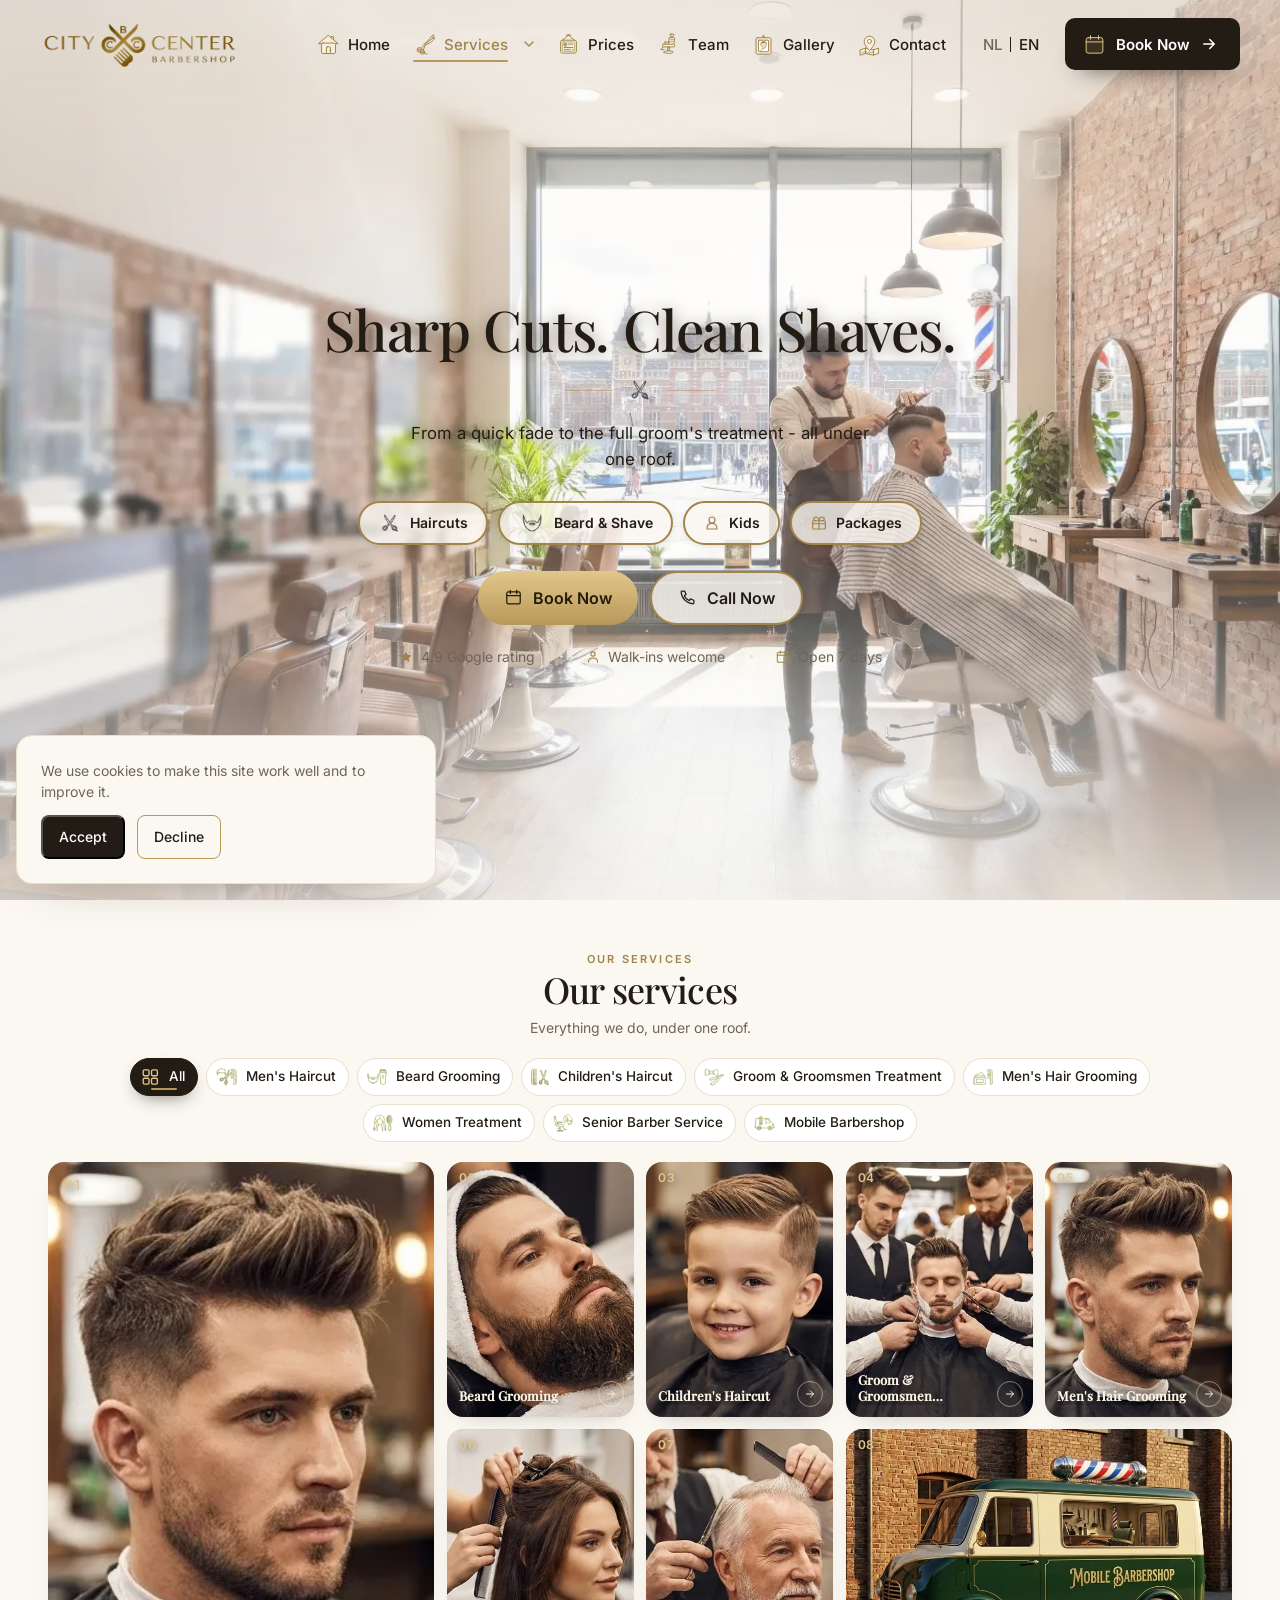
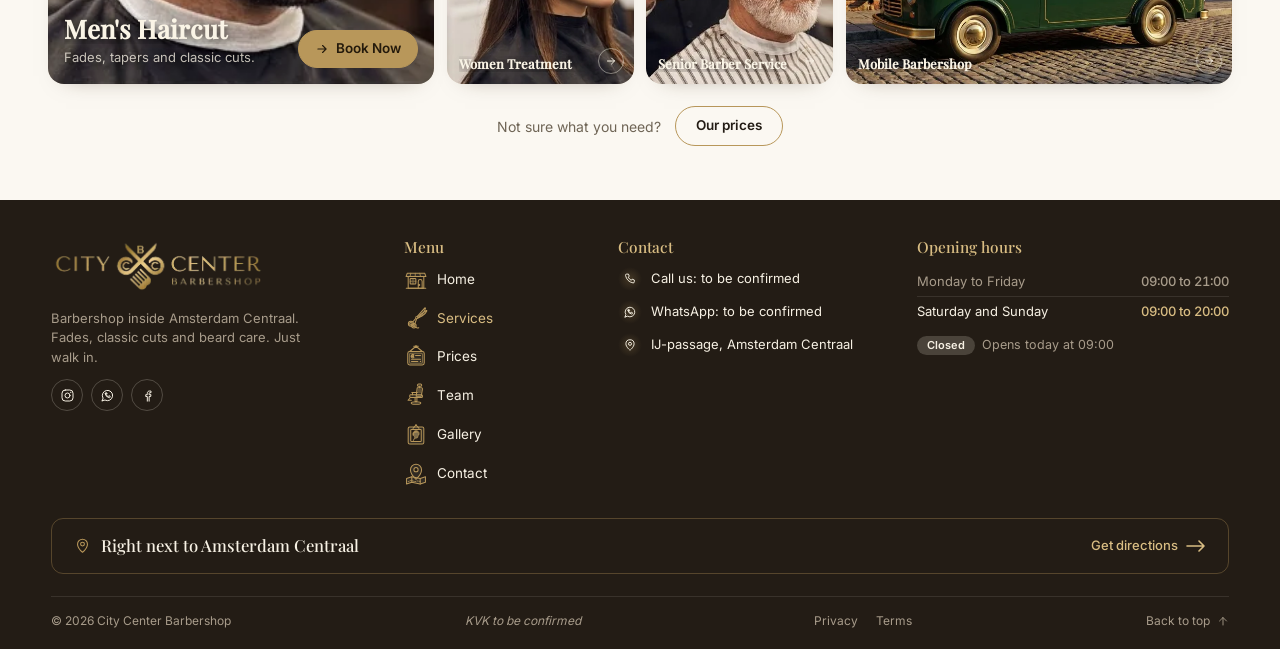
<file: en/services/index.html>
<!DOCTYPE html>
<html lang="en">
<head>
<meta charset="utf-8">
<meta name="viewport" content="width=device-width, initial-scale=1">
<meta name="robots" content="noindex">
<script>try{if(localStorage.getItem('ccb-theme')==='dark')document.documentElement.setAttribute('data-theme','dark')}catch(e){}</script>
<title>Services | City Center Barbershop</title>
<meta name="description" content="City Center Barbershop, next to Amsterdam Central Station. Fades, classic cuts and beard care. Book online or walk in.">
<link rel="canonical" href="https://www.citycenterbarbershop.example/en/services/">
<link rel="alternate" hreflang="nl" href="https://www.citycenterbarbershop.example/diensten/">
<link rel="alternate" hreflang="en" href="https://www.citycenterbarbershop.example/en/services/">
<link rel="alternate" hreflang="x-default" href="https://www.citycenterbarbershop.example/diensten/">
<link rel="preload" href="/assets/fonts/inter-latin.woff2" as="font" type="font/woff2" crossorigin>
<link rel="stylesheet" href="/assets/css/site.css?v=1793475230260">
</head>
<body>
<div id="ccb-root" data-hours='{"timezone":"Europe/Amsterdam","days":{"mon":{"open":"09:00","close":"21:00"},"tue":{"open":"09:00","close":"21:00"},"wed":{"open":"09:00","close":"21:00"},"thu":{"open":"09:00","close":"21:00"},"fri":{"open":"09:00","close":"21:00"},"sat":{"open":"09:00","close":"20:00"},"sun":{"open":"09:00","close":"20:00"}}}' data-site='{"phone":"TODO","phone_display":"TODO","whatsapp":"TODO","bookUrl":"https://www.fresha.com/","reviews_url":"TODO","maps_url":"TODO","address":"IJ-passage, Amsterdam Centraal","instagram_url":"TODO","facebook_url":"TODO","kvk":"TODO","contact_form_action":"TODO"}' data-status-open-until="Open today until {time}" data-status-opens-at="Opens today at {time}" data-status-closed="Closed now">
<!-- part: header -->
<header class="ccb-header">
  <a class="ccb-header__logo" href="/en/"><img src="/assets/img/logo/ccb-logo.webp" width="174" height="44" alt="City Center Barbershop, go to home page"></a>
  <nav class="ccb-header__nav" aria-label="Main menu">
    <ul class="ccb-nav">
      <li><a class="ccb-nav__link" href="/en/" aria-label="Home" data-track="nav_home">
        <svg class="ccb-nico i-home" viewBox="0 0 32 32" aria-hidden="true">
          <defs><mask id="ccb-m-home"><rect class="lvl" x="-2" y="-2" width="36" height="36" fill="#fff"></rect></mask></defs>
          <rect class="bd" x="19.4" y="5" width="3.6" height="6.4" rx=".6"></rect>
          <rect class="liq" mask="url(#ccb-m-home)" x="19.4" y="5" width="3.6" height="6.4" rx=".6"></rect>
          <rect class="ln" x="19.4" y="5" width="3.6" height="6.4" rx=".6" stroke-width="1.1"></rect>
          <g class="roof">
            <path class="bd" d="M16 3.6L29.4 14.8H2.6z"></path>
            <path class="liq" mask="url(#ccb-m-home)" d="M16 3.6L29.4 14.8H2.6z"></path>
            <path class="ln" d="M16 3.6L29.4 14.8H2.6z"></path>
          </g>
          <rect class="bd" x="6.2" y="14" width="19.6" height="14.6" rx="2"></rect>
          <rect class="liq" mask="url(#ccb-m-home)" x="6.2" y="14" width="19.6" height="14.6" rx="2"></rect>
          <rect class="ln" x="6.2" y="14" width="19.6" height="14.6" rx="2"></rect>
          <g class="door">
            <rect class="bd" x="13.2" y="19.2" width="5.6" height="9.4" rx="1"></rect>
            <rect class="ln" x="13.2" y="19.2" width="5.6" height="9.4" rx="1" stroke-width="1.1"></rect>
            <circle class="dot" cx="17.6" cy="24" r=".7"></circle>
          </g>
        </svg>
        <span class="ccb-roll" aria-hidden="true"><span class="l" data-l="H">H</span><span class="l" data-l="o">o</span><span class="l" data-l="m">m</span><span class="l" data-l="e">e</span></span>
      </a></li>
      <li class="ccb-nav__item ccb-nav__item--has-menu">
        <a class="ccb-nav__link" href="/en/services/" aria-label="Services" data-track="nav_services" aria-current="page">
        <svg class="ccb-nico i-shears" viewBox="0 0 32 32" aria-hidden="true">
          <defs><mask id="ccb-m-shears"><rect class="lvl" x="-2" y="-2" width="36" height="36" fill="#fff"></rect></mask></defs>
          <g class="b">
            <path class="bd" d="M16.6 15.2L27.8 2.6c.4-.4 1-.1.9.4-.5 2.6-2.2 5.6-4.8 8.4l-6.2 5.2z"></path>
            <path class="liq" mask="url(#ccb-m-shears)" d="M16.6 15.2L27.8 2.6c.4-.4 1-.1.9.4-.5 2.6-2.2 5.6-4.8 8.4l-6.2 5.2z"></path>
            <path class="ln" d="M16.6 15.2L27.8 2.6c.4-.4 1-.1.9.4-.5 2.6-2.2 5.6-4.8 8.4l-6.2 5.2"></path>
            <path class="ln" d="M15.8 16.4l-4 4.6"></path>
            <circle class="bd" cx="9.2" cy="23.6" r="3.4"></circle><circle class="liq" mask="url(#ccb-m-shears)" cx="9.2" cy="23.6" r="3.4"></circle>
            <circle class="ln" cx="9.2" cy="23.6" r="3.4"></circle><circle class="ln" cx="9.2" cy="23.6" r="1.6"></circle>
          </g>
          <g class="a">
            <path class="bd" d="M16.6 15.2L29.6 6c.5-.3 1 .1.8.6-1 2.4-3.2 4.8-6.4 6.8l-6.6 3.2z"></path>
            <path class="liq" mask="url(#ccb-m-shears)" d="M16.6 15.2L29.6 6c.5-.3 1 .1.8.6-1 2.4-3.2 4.8-6.4 6.8l-6.6 3.2z"></path>
            <path class="ln" d="M16.6 15.2L29.6 6c.5-.3 1 .1.8.6-1 2.4-3.2 4.8-6.4 6.8l-6.6 3.2"></path>
            <path class="ln" d="M17 16.8l-2.6 6.8"></path>
            <circle class="bd" cx="13.2" cy="26.4" r="3"></circle><circle class="liq" mask="url(#ccb-m-shears)" cx="13.2" cy="26.4" r="3"></circle>
            <circle class="ln" cx="13.2" cy="26.4" r="3"></circle><circle class="ln" cx="13.2" cy="26.4" r="1.3"></circle>
            <path class="ln" d="M15.6 28.2c1.2 1 2.6 1.3 4 .8"></path>
          </g>
          <circle class="pivot" cx="16.6" cy="15.2" r="1.25"></circle>
          <path class="ln fx hair" d="M22.4 15.4c.9.5 1.3 1.3 1.1 2.3" stroke-width="1"></path>
          <path class="ln fx hair h2" d="M25 13.6c.6.7.7 1.5.3 2.3" stroke-width="1"></path>
        </svg>
        <span class="ccb-roll" aria-hidden="true"><span class="l" data-l="S">S</span><span class="l" data-l="e">e</span><span class="l" data-l="r">r</span><span class="l" data-l="v">v</span><span class="l" data-l="i">i</span><span class="l" data-l="c">c</span><span class="l" data-l="e">e</span><span class="l" data-l="s">s</span></span>
        </a>
        <button type="button" class="ccb-nav__caret" aria-expanded="false" aria-controls="ccb-services-menu" aria-label="Show all services">
          <svg viewBox="0 0 24 24" aria-hidden="true"><path d="M6 9l6 6 6-6"></path></svg>
        </button>
        <div class="ccb-nav__menu" id="ccb-services-menu" hidden>
          <ul>
            <li><a href="/en/services/#mens-haircut" data-filter="mens-haircut"><img src="/assets/img/icons/services/mens-haircut.png" width="35" height="31" alt="" loading="lazy" decoding="async"><span>Men's Haircut</span></a></li>
            <li><a href="/en/services/#beard-grooming" data-filter="beard-grooming"><img src="/assets/img/icons/services/beard-grooming.png" width="35" height="31" alt="" loading="lazy" decoding="async"><span>Beard Grooming</span></a></li>
            <li><a href="/en/services/#childrens-haircut" data-filter="childrens-haircut"><img src="/assets/img/icons/services/childrens-haircut.png" width="32" height="31" alt="" loading="lazy" decoding="async"><span>Children's Haircut</span></a></li>
            <li><a href="/en/services/#groom-groomsmen" data-filter="groom-groomsmen"><img src="/assets/img/icons/services/groom-groomsmen.png" width="34" height="31" alt="" loading="lazy" decoding="async"><span>Groom & Groomsmen Treatment</span></a></li>
            <li><a href="/en/services/#mens-hair-grooming" data-filter="mens-hair-grooming"><img src="/assets/img/icons/services/mens-hair-grooming.png" width="34" height="31" alt="" loading="lazy" decoding="async"><span>Men's Hair Grooming</span></a></li>
            <li><a href="/en/services/#women-treatment" data-filter="women-treatment"><img src="/assets/img/icons/services/women-treatment.png" width="35" height="31" alt="" loading="lazy" decoding="async"><span>Women Treatment</span></a></li>
            <li><a href="/en/services/#senior-barber" data-filter="senior-barber"><img src="/assets/img/icons/services/senior-barber.png" width="34" height="31" alt="" loading="lazy" decoding="async"><span>Senior Barber Service</span></a></li>
            <li><a href="/en/services/#mobile-barbershop" data-filter="mobile-barbershop"><img src="/assets/img/icons/services/mobile-barbershop.png" width="35" height="31" alt="" loading="lazy" decoding="async"><span>Mobile Barbershop</span></a></li>
          </ul>
          <a class="ccb-nav__menu-all" href="/en/services/">View all services<svg viewBox="0 0 24 24" aria-hidden="true"><path d="M5 12h14M13 6l6 6-6 6"></path></svg></a>
        </div>
      </li>
      <li><a class="ccb-nav__link" href="/en/prices/" aria-label="Prices" data-track="nav_prices">
        <svg class="ccb-nico i-board" viewBox="0 0 32 32" aria-hidden="true">
          <defs><mask id="ccb-m-board"><rect class="lvl" x="-2" y="-2" width="36" height="36" fill="#fff"></rect></mask></defs>
          <path class="ln" d="M13 3h6"></path><circle class="dot" cx="16" cy="3" r="1.2"></circle>
          <g class="swing">
            <path class="ln" d="M16 3L7.6 10M16 3l8.4 7" stroke-width="1.1"></path>
            <rect class="bd" x="5" y="10" width="22" height="18" rx="2.6"></rect>
            <rect class="liq" mask="url(#ccb-m-board)" x="5" y="10" width="22" height="18" rx="2.6"></rect>
            <rect class="ln" x="5" y="10" width="22" height="18" rx="2.6"></rect>
            <rect class="ln" x="7.4" y="12.4" width="17.2" height="13.2" rx="1.4" stroke-width=".8" opacity=".6"></rect>
            <path class="ln" d="M13.2 14.6a2.2 2.2 0 1 0 0 3.2M10.2 15.6h2.6M10.2 16.8h2.6" stroke-width="1"></path>
            <path class="ln row-ln" d="M15.4 15.4h6.6"></path>
            <path class="ln row-ln r2" d="M10 20.2h12"></path>
            <path class="ln row-ln r3" d="M10 23.2h8.4"></path>
            <circle class="dot" cx="22" cy="23.2" r=".9"></circle>
          </g>
        </svg>
        <span class="ccb-roll" aria-hidden="true"><span class="l" data-l="P">P</span><span class="l" data-l="r">r</span><span class="l" data-l="i">i</span><span class="l" data-l="c">c</span><span class="l" data-l="e">e</span><span class="l" data-l="s">s</span></span>
      </a></li>
      <li><a class="ccb-nav__link" href="/en/team/" aria-label="Team" data-track="nav_team">
        <svg class="ccb-nico i-chair" viewBox="0 0 32 32" aria-hidden="true">
          <defs><mask id="ccb-m-chair"><rect class="lvl" x="-2" y="-2" width="36" height="36" fill="#fff"></rect></mask></defs>
          <g class="top">
            <path class="ln" d="M20.6 6.4V4.2"></path>
            <rect class="bd" x="18" y="1.4" width="5.6" height="3" rx="1.5"></rect><rect class="liq" mask="url(#ccb-m-chair)" x="18" y="1.4" width="5.6" height="3" rx="1.5"></rect>
            <rect class="ln" x="18" y="1.4" width="5.6" height="3" rx="1.5"></rect>
            <path class="bd" d="M17.6 6.4h5.6c1 0 1.6.8 1.4 1.8l-1.6 9.4h-6.8z"></path>
            <path class="liq" mask="url(#ccb-m-chair)" d="M17.6 6.4h5.6c1 0 1.6.8 1.4 1.8l-1.6 9.4h-6.8z"></path>
            <path class="ln" d="M17.6 6.4h5.6c1 0 1.6.8 1.4 1.8l-1.6 9.4h-6.8z"></path>
            <path class="ln" d="M19 9.2h3.8M18.6 12h3.8" stroke-width=".8" opacity=".7"></path>
            <path class="bd" d="M8.6 15.6h14.6c.8 0 1.4.6 1.4 1.4v1c0 .8-.6 1.4-1.4 1.4H9.2c-.9 0-1.6-.7-1.6-1.6v-.6c0-.9.4-1.6 1-1.6z"></path>
            <path class="liq" mask="url(#ccb-m-chair)" d="M8.6 15.6h14.6c.8 0 1.4.6 1.4 1.4v1c0 .8-.6 1.4-1.4 1.4H9.2c-.9 0-1.6-.7-1.6-1.6v-.6c0-.9.4-1.6 1-1.6z"></path>
            <path class="ln" d="M8.6 15.6h14.6c.8 0 1.4.6 1.4 1.4v1c0 .8-.6 1.4-1.4 1.4H9.2c-.9 0-1.6-.7-1.6-1.6v-.6c0-.9.4-1.6 1-1.6z"></path>
            <path class="ln" d="M10.4 12.6h7.4M11.4 12.6v3"></path>
            <path class="ln" d="M8.4 19.4l-3 3.6h4.4"></path>
          </g>
          <rect class="ln col" x="14.8" y="19.4" width="2.4" height="5.6" rx=".6"></rect>
          <path class="bd" d="M9.6 26.6c0-1 2.9-1.6 6.4-1.6s6.4.6 6.4 1.6-2.9 1.8-6.4 1.8-6.4-.8-6.4-1.8z"></path>
          <path class="ln" d="M9.6 26.6c0-1 2.9-1.6 6.4-1.6s6.4.6 6.4 1.6-2.9 1.8-6.4 1.8-6.4-.8-6.4-1.8z"></path>
        </svg>
        <span class="ccb-roll" aria-hidden="true"><span class="l" data-l="T">T</span><span class="l" data-l="e">e</span><span class="l" data-l="a">a</span><span class="l" data-l="m">m</span></span>
      </a></li>
      <li><a class="ccb-nav__link" href="/en/gallery/" aria-label="Gallery" data-track="nav_gallery">
        <svg class="ccb-nico i-frame" viewBox="0 0 32 32" aria-hidden="true">
          <defs>
            <mask id="ccb-m-frame"><rect class="lvl" x="-2" y="-2" width="36" height="36" fill="#fff"></rect></mask>
            <clipPath id="ccb-c-glass"><rect x="9" y="10" width="14" height="16" rx="1"></rect></clipPath>
          </defs>
          <path class="ln" d="M12 8.4L16 4l4 4.4" stroke-width="1.1"></path><circle class="dot" cx="16" cy="4" r="1.1"></circle>
          <g class="tilt">
            <rect class="bd" x="5.6" y="6.6" width="20.8" height="22.8" rx="2"></rect>
            <rect class="liq" mask="url(#ccb-m-frame)" x="5.6" y="6.6" width="20.8" height="22.8" rx="2"></rect>
            <rect class="ln" x="5.6" y="6.6" width="20.8" height="22.8" rx="2"></rect>
            <rect class="glass" x="9" y="10" width="14" height="16" rx="1"></rect>
            <rect class="ln" x="9" y="10" width="14" height="16" rx="1" stroke-width="1"></rect>
            <g clip-path="url(#ccb-c-glass)">
              <path class="face" d="M12.2 26c.4-3 2-4.6 4-4.6 1.4 0 2.3-.6 2.3-1.8v-1.2c1-.4 1.6-1.4 1.6-2.8 0-2.6-1.8-4-4-4-2.4 0-4 1.8-4 4.2 0 1.6.6 2.6 1.6 3.2v.8"></path>
              <path class="hairtop" d="M12.2 14.6c.8-1.8 2.4-2.6 4.2-2.4 1.4.2 2.6.9 3 2-1.6-.4-3.2-.3-4.6.2"></path>
              <rect class="shine" x="9" y="8" width="3" height="22" transform="skewX(-20)"></rect>
            </g>
          </g>
        </svg>
        <span class="ccb-roll" aria-hidden="true"><span class="l" data-l="G">G</span><span class="l" data-l="a">a</span><span class="l" data-l="l">l</span><span class="l" data-l="l">l</span><span class="l" data-l="e">e</span><span class="l" data-l="r">r</span><span class="l" data-l="y">y</span></span>
      </a></li>
      <li><a class="ccb-nav__link" href="/en/contact/" aria-label="Contact" data-track="nav_contact">
        <svg class="ccb-nico i-pin" viewBox="0 0 32 32" aria-hidden="true">
          <defs><mask id="ccb-m-pin"><rect class="lvl" x="-2" y="-2" width="36" height="36" fill="#fff"></rect></mask></defs>
          <g class="map">
            <path class="bd" d="M3.4 23.4l7-2.4 11.2 2.4 7-2.4v7.4l-7 2.4-11.2-2.4-7 2.4z"></path>
            <path class="ln" d="M3.4 23.4l7-2.4 11.2 2.4 7-2.4v7.4l-7 2.4-11.2-2.4-7 2.4z"></path>
            <path class="ln" d="M10.4 21v7.4M21.6 23.4v7.4" stroke-width="1"></path>
            <path class="ln" d="M5.6 27.4c2-.6 3-1.8 5-1.2s3.6 1.6 6 .8 3.6-.2 5.6.6" stroke-width=".8" stroke-dasharray="1.4 1.6" opacity=".8"></path>
          </g>
          <circle class="ln fx ring" cx="16" cy="11" r="4.2" stroke-width="1"></circle>
          <g class="pin">
            <path class="bd" d="M16 24.4s7.4-6.6 7.4-12.6a7.4 7.4 0 0 0-14.8 0c0 6 7.4 12.6 7.4 12.6z"></path>
            <path class="liq" mask="url(#ccb-m-pin)" d="M16 24.4s7.4-6.6 7.4-12.6a7.4 7.4 0 0 0-14.8 0c0 6 7.4 12.6 7.4 12.6z"></path>
            <path class="ln" d="M16 24.4s7.4-6.6 7.4-12.6a7.4 7.4 0 0 0-14.8 0c0 6 7.4 12.6 7.4 12.6z"></path>
            <circle class="glass" cx="16" cy="11.6" r="2.8"></circle><circle class="ln" cx="16" cy="11.6" r="2.8"></circle>
          </g>
        </svg>
        <span class="ccb-roll" aria-hidden="true"><span class="l" data-l="C">C</span><span class="l" data-l="o">o</span><span class="l" data-l="n">n</span><span class="l" data-l="t">t</span><span class="l" data-l="a">a</span><span class="l" data-l="c">c</span><span class="l" data-l="t">t</span></span>
      </a></li>
    </ul>
  </nav>
  <div class="ccb-header__lang" role="group" aria-label="Language">
    <a href="/diensten/" hreflang="nl" lang="nl">NL</a>
    <a href="/en/services/" hreflang="en" lang="en" aria-current="true">EN</a>
  </div>
  <a class="ccb-book" href="https://www.fresha.com/" data-book-link aria-label="Book Now" data-track="book_header">
    <svg class="ccb-nico i-cal" viewBox="0 0 32 32" aria-hidden="true">
      <defs><mask id="ccb-m-cal"><rect class="lvl" x="-2" y="-2" width="36" height="36" fill="#fff"></rect></mask></defs>
      <rect class="bd" x="4.4" y="6.4" width="23.2" height="21.6" rx="3"></rect>
      <rect class="liq" mask="url(#ccb-m-cal)" x="4.4" y="6.4" width="23.2" height="21.6" rx="3" opacity=".35"></rect>
      <rect class="ln" x="4.4" y="6.4" width="23.2" height="21.6" rx="3"></rect>
      <path class="ln" d="M10.4 3.6v5.2M21.6 3.6v5.2"></path>
      <path class="ln page" d="M4.4 12.4h23.2"></path>
      <path class="ln tick" d="M11.4 19.8l3.2 3.2 6.2-6.4" stroke-width="1.8"></path>
    </svg>
    <span aria-hidden="true">Book Now</span>
    <svg class="arrow" viewBox="0 0 24 24" aria-hidden="true"><path d="M5 12h14M13 6l6 6-6 6"></path></svg>
  </a>
<button class="ccb-burger" type="button" aria-expanded="false" aria-controls="ccb-drawer" aria-label="Open menu">
    <svg viewBox="0 0 24 24" aria-hidden="true"><path class="ccb-burger__a" d="M4 7h16"></path><path class="ccb-burger__b" d="M4 12h16"></path><path class="ccb-burger__c" d="M4 17h16"></path></svg>
  </button>
</header>

<!-- part: drawer (tablet + phone) -->
<div class="ccb-drawer" id="ccb-drawer" hidden>
  <button class="ccb-drawer__backdrop" type="button" tabindex="-1" aria-label="Close menu" data-drawer-close></button>
  <div class="ccb-drawer__panel" role="dialog" aria-modal="true" aria-label="Main menu">
    <div class="ccb-drawer__head">
      <a class="ccb-drawer__logo" href="/en/"><img src="/assets/img/logo/ccb-logo.webp" width="158" height="40" alt="City Center Barbershop, go to home page"></a>
      <button class="ccb-drawer__close" type="button" aria-label="Close menu" data-drawer-close>
        <svg viewBox="0 0 24 24" aria-hidden="true"><path d="M6 6l12 12M18 6L6 18"></path></svg>
      </button>
    </div>
    <nav class="ccb-drawer__nav" aria-label="Main menu">
    <ul class="ccb-nav">
      <li><a class="ccb-nav__link" href="/en/" aria-label="Home" data-track="drawer_home">
        <svg class="ccb-nico i-home" viewBox="0 0 32 32" aria-hidden="true">
          <defs><mask id="ccb-dm-home"><rect class="lvl" x="-2" y="-2" width="36" height="36" fill="#fff"></rect></mask></defs>
          <rect class="bd" x="19.4" y="5" width="3.6" height="6.4" rx=".6"></rect>
          <rect class="liq" mask="url(#ccb-dm-home)" x="19.4" y="5" width="3.6" height="6.4" rx=".6"></rect>
          <rect class="ln" x="19.4" y="5" width="3.6" height="6.4" rx=".6" stroke-width="1.1"></rect>
          <g class="roof">
            <path class="bd" d="M16 3.6L29.4 14.8H2.6z"></path>
            <path class="liq" mask="url(#ccb-dm-home)" d="M16 3.6L29.4 14.8H2.6z"></path>
            <path class="ln" d="M16 3.6L29.4 14.8H2.6z"></path>
          </g>
          <rect class="bd" x="6.2" y="14" width="19.6" height="14.6" rx="2"></rect>
          <rect class="liq" mask="url(#ccb-dm-home)" x="6.2" y="14" width="19.6" height="14.6" rx="2"></rect>
          <rect class="ln" x="6.2" y="14" width="19.6" height="14.6" rx="2"></rect>
          <g class="door">
            <rect class="bd" x="13.2" y="19.2" width="5.6" height="9.4" rx="1"></rect>
            <rect class="ln" x="13.2" y="19.2" width="5.6" height="9.4" rx="1" stroke-width="1.1"></rect>
            <circle class="dot" cx="17.6" cy="24" r=".7"></circle>
          </g>
        </svg>
        <span class="ccb-roll" aria-hidden="true"><span class="l" data-l="H">H</span><span class="l" data-l="o">o</span><span class="l" data-l="m">m</span><span class="l" data-l="e">e</span></span>
        <svg class="ccb-drawer__chev" viewBox="0 0 24 24" aria-hidden="true"><path d="M9 6l6 6-6 6"></path></svg>
      </a></li>
      <li class="ccb-nav__item ccb-nav__item--has-menu">
        <div class="ccb-drawer__link-row">
        <a class="ccb-nav__link" href="/en/services/" aria-label="Services" data-track="drawer_services">
        <svg class="ccb-nico i-shears" viewBox="0 0 32 32" aria-hidden="true">
          <defs><mask id="ccb-dm-shears"><rect class="lvl" x="-2" y="-2" width="36" height="36" fill="#fff"></rect></mask></defs>
          <g class="b">
            <path class="bd" d="M16.6 15.2L27.8 2.6c.4-.4 1-.1.9.4-.5 2.6-2.2 5.6-4.8 8.4l-6.2 5.2z"></path>
            <path class="liq" mask="url(#ccb-dm-shears)" d="M16.6 15.2L27.8 2.6c.4-.4 1-.1.9.4-.5 2.6-2.2 5.6-4.8 8.4l-6.2 5.2z"></path>
            <path class="ln" d="M16.6 15.2L27.8 2.6c.4-.4 1-.1.9.4-.5 2.6-2.2 5.6-4.8 8.4l-6.2 5.2"></path>
            <path class="ln" d="M15.8 16.4l-4 4.6"></path>
            <circle class="bd" cx="9.2" cy="23.6" r="3.4"></circle><circle class="liq" mask="url(#ccb-dm-shears)" cx="9.2" cy="23.6" r="3.4"></circle>
            <circle class="ln" cx="9.2" cy="23.6" r="3.4"></circle><circle class="ln" cx="9.2" cy="23.6" r="1.6"></circle>
          </g>
          <g class="a">
            <path class="bd" d="M16.6 15.2L29.6 6c.5-.3 1 .1.8.6-1 2.4-3.2 4.8-6.4 6.8l-6.6 3.2z"></path>
            <path class="liq" mask="url(#ccb-dm-shears)" d="M16.6 15.2L29.6 6c.5-.3 1 .1.8.6-1 2.4-3.2 4.8-6.4 6.8l-6.6 3.2z"></path>
            <path class="ln" d="M16.6 15.2L29.6 6c.5-.3 1 .1.8.6-1 2.4-3.2 4.8-6.4 6.8l-6.6 3.2"></path>
            <path class="ln" d="M17 16.8l-2.6 6.8"></path>
            <circle class="bd" cx="13.2" cy="26.4" r="3"></circle><circle class="liq" mask="url(#ccb-dm-shears)" cx="13.2" cy="26.4" r="3"></circle>
            <circle class="ln" cx="13.2" cy="26.4" r="3"></circle><circle class="ln" cx="13.2" cy="26.4" r="1.3"></circle>
            <path class="ln" d="M15.6 28.2c1.2 1 2.6 1.3 4 .8"></path>
          </g>
          <circle class="pivot" cx="16.6" cy="15.2" r="1.25"></circle>
          <path class="ln fx hair" d="M22.4 15.4c.9.5 1.3 1.3 1.1 2.3" stroke-width="1"></path>
          <path class="ln fx hair h2" d="M25 13.6c.6.7.7 1.5.3 2.3" stroke-width="1"></path>
        </svg>
        <span class="ccb-roll" aria-hidden="true"><span class="l" data-l="S">S</span><span class="l" data-l="e">e</span><span class="l" data-l="r">r</span><span class="l" data-l="v">v</span><span class="l" data-l="i">i</span><span class="l" data-l="c">c</span><span class="l" data-l="e">e</span><span class="l" data-l="s">s</span></span>
        </a>
        <button type="button" class="ccb-drawer__subtoggle" aria-expanded="false" aria-controls="ccb-drawer-services-menu" aria-label="Show all services">
          <svg class="ccb-drawer__chev" viewBox="0 0 24 24" aria-hidden="true"><path d="M9 6l6 6-6 6"></path></svg>
        </button>
        </div>
        <ul class="ccb-drawer__submenu" id="ccb-drawer-services-menu" hidden>
          <li><a href="/en/services/#mens-haircut" data-filter="mens-haircut" data-track="drawer_service_mens_haircut"><img src="/assets/img/icons/services/mens-haircut.png" width="35" height="31" alt="" loading="lazy" decoding="async"><span>Men's Haircut</span></a></li>
          <li><a href="/en/services/#beard-grooming" data-filter="beard-grooming" data-track="drawer_service_beard_grooming"><img src="/assets/img/icons/services/beard-grooming.png" width="35" height="31" alt="" loading="lazy" decoding="async"><span>Beard Grooming</span></a></li>
          <li><a href="/en/services/#childrens-haircut" data-filter="childrens-haircut" data-track="drawer_service_childrens_haircut"><img src="/assets/img/icons/services/childrens-haircut.png" width="32" height="31" alt="" loading="lazy" decoding="async"><span>Children's Haircut</span></a></li>
          <li><a href="/en/services/#groom-groomsmen" data-filter="groom-groomsmen" data-track="drawer_service_groom_groomsmen"><img src="/assets/img/icons/services/groom-groomsmen.png" width="34" height="31" alt="" loading="lazy" decoding="async"><span>Groom & Groomsmen Treatment</span></a></li>
          <li><a href="/en/services/#mens-hair-grooming" data-filter="mens-hair-grooming" data-track="drawer_service_mens_hair_grooming"><img src="/assets/img/icons/services/mens-hair-grooming.png" width="34" height="31" alt="" loading="lazy" decoding="async"><span>Men's Hair Grooming</span></a></li>
          <li><a href="/en/services/#women-treatment" data-filter="women-treatment" data-track="drawer_service_women_treatment"><img src="/assets/img/icons/services/women-treatment.png" width="35" height="31" alt="" loading="lazy" decoding="async"><span>Women Treatment</span></a></li>
          <li><a href="/en/services/#senior-barber" data-filter="senior-barber" data-track="drawer_service_senior_barber"><img src="/assets/img/icons/services/senior-barber.png" width="34" height="31" alt="" loading="lazy" decoding="async"><span>Senior Barber Service</span></a></li>
          <li><a href="/en/services/#mobile-barbershop" data-filter="mobile-barbershop" data-track="drawer_service_mobile_barbershop"><img src="/assets/img/icons/services/mobile-barbershop.png" width="35" height="31" alt="" loading="lazy" decoding="async"><span>Mobile Barbershop</span></a></li>
        </ul>
      </li>
      <li><a class="ccb-nav__link" href="/en/prices/" aria-label="Prices" data-track="drawer_prices">
        <svg class="ccb-nico i-board" viewBox="0 0 32 32" aria-hidden="true">
          <defs><mask id="ccb-dm-board"><rect class="lvl" x="-2" y="-2" width="36" height="36" fill="#fff"></rect></mask></defs>
          <path class="ln" d="M13 3h6"></path><circle class="dot" cx="16" cy="3" r="1.2"></circle>
          <g class="swing">
            <path class="ln" d="M16 3L7.6 10M16 3l8.4 7" stroke-width="1.1"></path>
            <rect class="bd" x="5" y="10" width="22" height="18" rx="2.6"></rect>
            <rect class="liq" mask="url(#ccb-dm-board)" x="5" y="10" width="22" height="18" rx="2.6"></rect>
            <rect class="ln" x="5" y="10" width="22" height="18" rx="2.6"></rect>
            <rect class="ln" x="7.4" y="12.4" width="17.2" height="13.2" rx="1.4" stroke-width=".8" opacity=".6"></rect>
            <path class="ln" d="M13.2 14.6a2.2 2.2 0 1 0 0 3.2M10.2 15.6h2.6M10.2 16.8h2.6" stroke-width="1"></path>
            <path class="ln row-ln" d="M15.4 15.4h6.6"></path>
            <path class="ln row-ln r2" d="M10 20.2h12"></path>
            <path class="ln row-ln r3" d="M10 23.2h8.4"></path>
            <circle class="dot" cx="22" cy="23.2" r=".9"></circle>
          </g>
        </svg>
        <span class="ccb-roll" aria-hidden="true"><span class="l" data-l="P">P</span><span class="l" data-l="r">r</span><span class="l" data-l="i">i</span><span class="l" data-l="c">c</span><span class="l" data-l="e">e</span><span class="l" data-l="s">s</span></span>
        <svg class="ccb-drawer__chev" viewBox="0 0 24 24" aria-hidden="true"><path d="M9 6l6 6-6 6"></path></svg>
      </a></li>
      <li><a class="ccb-nav__link" href="/en/team/" aria-label="Team" data-track="drawer_team">
        <svg class="ccb-nico i-chair" viewBox="0 0 32 32" aria-hidden="true">
          <defs><mask id="ccb-dm-chair"><rect class="lvl" x="-2" y="-2" width="36" height="36" fill="#fff"></rect></mask></defs>
          <g class="top">
            <path class="ln" d="M20.6 6.4V4.2"></path>
            <rect class="bd" x="18" y="1.4" width="5.6" height="3" rx="1.5"></rect><rect class="liq" mask="url(#ccb-dm-chair)" x="18" y="1.4" width="5.6" height="3" rx="1.5"></rect>
            <rect class="ln" x="18" y="1.4" width="5.6" height="3" rx="1.5"></rect>
            <path class="bd" d="M17.6 6.4h5.6c1 0 1.6.8 1.4 1.8l-1.6 9.4h-6.8z"></path>
            <path class="liq" mask="url(#ccb-dm-chair)" d="M17.6 6.4h5.6c1 0 1.6.8 1.4 1.8l-1.6 9.4h-6.8z"></path>
            <path class="ln" d="M17.6 6.4h5.6c1 0 1.6.8 1.4 1.8l-1.6 9.4h-6.8z"></path>
            <path class="ln" d="M19 9.2h3.8M18.6 12h3.8" stroke-width=".8" opacity=".7"></path>
            <path class="bd" d="M8.6 15.6h14.6c.8 0 1.4.6 1.4 1.4v1c0 .8-.6 1.4-1.4 1.4H9.2c-.9 0-1.6-.7-1.6-1.6v-.6c0-.9.4-1.6 1-1.6z"></path>
            <path class="liq" mask="url(#ccb-dm-chair)" d="M8.6 15.6h14.6c.8 0 1.4.6 1.4 1.4v1c0 .8-.6 1.4-1.4 1.4H9.2c-.9 0-1.6-.7-1.6-1.6v-.6c0-.9.4-1.6 1-1.6z"></path>
            <path class="ln" d="M8.6 15.6h14.6c.8 0 1.4.6 1.4 1.4v1c0 .8-.6 1.4-1.4 1.4H9.2c-.9 0-1.6-.7-1.6-1.6v-.6c0-.9.4-1.6 1-1.6z"></path>
            <path class="ln" d="M10.4 12.6h7.4M11.4 12.6v3"></path>
            <path class="ln" d="M8.4 19.4l-3 3.6h4.4"></path>
          </g>
          <rect class="ln col" x="14.8" y="19.4" width="2.4" height="5.6" rx=".6"></rect>
          <path class="bd" d="M9.6 26.6c0-1 2.9-1.6 6.4-1.6s6.4.6 6.4 1.6-2.9 1.8-6.4 1.8-6.4-.8-6.4-1.8z"></path>
          <path class="ln" d="M9.6 26.6c0-1 2.9-1.6 6.4-1.6s6.4.6 6.4 1.6-2.9 1.8-6.4 1.8-6.4-.8-6.4-1.8z"></path>
        </svg>
        <span class="ccb-roll" aria-hidden="true"><span class="l" data-l="T">T</span><span class="l" data-l="e">e</span><span class="l" data-l="a">a</span><span class="l" data-l="m">m</span></span>
        <svg class="ccb-drawer__chev" viewBox="0 0 24 24" aria-hidden="true"><path d="M9 6l6 6-6 6"></path></svg>
      </a></li>
      <li><a class="ccb-nav__link" href="/en/gallery/" aria-label="Gallery" data-track="drawer_gallery">
        <svg class="ccb-nico i-frame" viewBox="0 0 32 32" aria-hidden="true">
          <defs>
            <mask id="ccb-dm-frame"><rect class="lvl" x="-2" y="-2" width="36" height="36" fill="#fff"></rect></mask>
            <clipPath id="ccb-dc-glass"><rect x="9" y="10" width="14" height="16" rx="1"></rect></clipPath>
          </defs>
          <path class="ln" d="M12 8.4L16 4l4 4.4" stroke-width="1.1"></path><circle class="dot" cx="16" cy="4" r="1.1"></circle>
          <g class="tilt">
            <rect class="bd" x="5.6" y="6.6" width="20.8" height="22.8" rx="2"></rect>
            <rect class="liq" mask="url(#ccb-dm-frame)" x="5.6" y="6.6" width="20.8" height="22.8" rx="2"></rect>
            <rect class="ln" x="5.6" y="6.6" width="20.8" height="22.8" rx="2"></rect>
            <rect class="glass" x="9" y="10" width="14" height="16" rx="1"></rect>
            <rect class="ln" x="9" y="10" width="14" height="16" rx="1" stroke-width="1"></rect>
            <g clip-path="url(#ccb-dc-glass)">
              <path class="face" d="M12.2 26c.4-3 2-4.6 4-4.6 1.4 0 2.3-.6 2.3-1.8v-1.2c1-.4 1.6-1.4 1.6-2.8 0-2.6-1.8-4-4-4-2.4 0-4 1.8-4 4.2 0 1.6.6 2.6 1.6 3.2v.8"></path>
              <path class="hairtop" d="M12.2 14.6c.8-1.8 2.4-2.6 4.2-2.4 1.4.2 2.6.9 3 2-1.6-.4-3.2-.3-4.6.2"></path>
              <rect class="shine" x="9" y="8" width="3" height="22" transform="skewX(-20)"></rect>
            </g>
          </g>
        </svg>
        <span class="ccb-roll" aria-hidden="true"><span class="l" data-l="G">G</span><span class="l" data-l="a">a</span><span class="l" data-l="l">l</span><span class="l" data-l="l">l</span><span class="l" data-l="e">e</span><span class="l" data-l="r">r</span><span class="l" data-l="y">y</span></span>
        <svg class="ccb-drawer__chev" viewBox="0 0 24 24" aria-hidden="true"><path d="M9 6l6 6-6 6"></path></svg>
      </a></li>
      <li><a class="ccb-nav__link" href="/en/contact/" aria-label="Contact" data-track="drawer_contact">
        <svg class="ccb-nico i-pin" viewBox="0 0 32 32" aria-hidden="true">
          <defs><mask id="ccb-dm-pin"><rect class="lvl" x="-2" y="-2" width="36" height="36" fill="#fff"></rect></mask></defs>
          <g class="map">
            <path class="bd" d="M3.4 23.4l7-2.4 11.2 2.4 7-2.4v7.4l-7 2.4-11.2-2.4-7 2.4z"></path>
            <path class="ln" d="M3.4 23.4l7-2.4 11.2 2.4 7-2.4v7.4l-7 2.4-11.2-2.4-7 2.4z"></path>
            <path class="ln" d="M10.4 21v7.4M21.6 23.4v7.4" stroke-width="1"></path>
            <path class="ln" d="M5.6 27.4c2-.6 3-1.8 5-1.2s3.6 1.6 6 .8 3.6-.2 5.6.6" stroke-width=".8" stroke-dasharray="1.4 1.6" opacity=".8"></path>
          </g>
          <circle class="ln fx ring" cx="16" cy="11" r="4.2" stroke-width="1"></circle>
          <g class="pin">
            <path class="bd" d="M16 24.4s7.4-6.6 7.4-12.6a7.4 7.4 0 0 0-14.8 0c0 6 7.4 12.6 7.4 12.6z"></path>
            <path class="liq" mask="url(#ccb-dm-pin)" d="M16 24.4s7.4-6.6 7.4-12.6a7.4 7.4 0 0 0-14.8 0c0 6 7.4 12.6 7.4 12.6z"></path>
            <path class="ln" d="M16 24.4s7.4-6.6 7.4-12.6a7.4 7.4 0 0 0-14.8 0c0 6 7.4 12.6 7.4 12.6z"></path>
            <circle class="glass" cx="16" cy="11.6" r="2.8"></circle><circle class="ln" cx="16" cy="11.6" r="2.8"></circle>
          </g>
        </svg>
        <span class="ccb-roll" aria-hidden="true"><span class="l" data-l="C">C</span><span class="l" data-l="o">o</span><span class="l" data-l="n">n</span><span class="l" data-l="t">t</span><span class="l" data-l="a">a</span><span class="l" data-l="c">c</span><span class="l" data-l="t">t</span></span>
        <svg class="ccb-drawer__chev" viewBox="0 0 24 24" aria-hidden="true"><path d="M9 6l6 6-6 6"></path></svg>
      </a></li>
    </ul>
    </nav>
    <div class="ccb-drawer__foot">
      <p class="ccb-drawer__status"><svg class="ccb-ico" viewBox="0 0 24 24" aria-hidden="true"><circle cx="12" cy="12" r="8.5"></circle><path d="M12 7.5V12l3 2"></path></svg><span data-status-text>Open today until 21:00</span><span data-live hidden class="ccb-hero__live" aria-hidden="true"></span></p>
      <a class="ccb-book ccb-drawer__book" href="https://www.fresha.com/" data-book-link data-track="book_drawer">
        <svg class="ccb-nico i-cal" viewBox="0 0 32 32" aria-hidden="true">
          <defs><mask id="ccb-dm-cal"><rect class="lvl" x="-2" y="-2" width="36" height="36" fill="#fff"></rect></mask></defs>
          <rect class="bd" x="4.4" y="6.4" width="23.2" height="21.6" rx="3"></rect>
          <rect class="liq" mask="url(#ccb-dm-cal)" x="4.4" y="6.4" width="23.2" height="21.6" rx="3" opacity=".35"></rect>
          <rect class="ln" x="4.4" y="6.4" width="23.2" height="21.6" rx="3"></rect>
          <path class="ln" d="M10.4 3.6v5.2M21.6 3.6v5.2"></path>
          <path class="ln page" d="M4.4 12.4h23.2"></path>
          <path class="ln tick" d="M11.4 19.8l3.2 3.2 6.2-6.4" stroke-width="1.8"></path>
        </svg>
        <span>Book Now</span>
        <svg class="arrow" viewBox="0 0 24 24" aria-hidden="true"><path d="M5 12h14M13 6l6 6-6 6"></path></svg>
      </a>
      <div class="ccb-drawer__row">
        <a class="ccb-btn ccb-btn--secondary" href="tel:TODO" data-track="call_drawer"><svg class="ccb-ico" viewBox="0 0 24 24" aria-hidden="true"><path d="M5 4h3.5l1.7 4.3-2.2 1.4a11 11 0 0 0 6.3 6.3l1.4-2.2L20 15.5V19a1 1 0 0 1-1 1A16 16 0 0 1 4 5a1 1 0 0 1 1-1z"></path></svg><span>Call</span></a>
        <a class="ccb-btn ccb-btn--secondary" href="https://wa.me/TODO" data-track="whatsapp_drawer"><svg class="ccb-ico" viewBox="0 0 24 24" aria-hidden="true"><path d="M4 20l1.2-4.1A8.2 8.2 0 1 1 8.4 19z"></path><path d="M9.2 8.6c.3 2.6 2.3 4.9 5.2 5.6l1.2-1.3-1.8-1-.8.8a4.8 4.8 0 0 1-2.2-2.2l.8-.8-1-1.8z"></path></svg><span>WhatsApp</span></a>
      </div>
    </div>
  </div>
</div>

<main>
<section class="ccb-services-hero">
  <div class="ccb-services-hero__art"><img src="/assets/img/hero/shop-1600.webp" srcset="/assets/img/hero/shop-800.webp 800w, /assets/img/hero/shop-1600.webp 1600w" sizes="100vw" width="1600" height="893" alt="" fetchpriority="high"></div>
  <div class="ccb-services-hero__inner">
    <h1 class="ccb-services-hero__title"><span class="ccb-w"><span style="animation-delay: 0.350s">Sharp</span></span><span class="ccb-w"><span style="animation-delay: 0.425s">Cuts.</span></span><span class="ccb-w"><span style="animation-delay: 0.500s">Clean</span></span><span class="ccb-w"><span style="animation-delay: 0.575s">Shaves.</span></span></h1>
    <div class="ccb-services-hero__divider" aria-hidden="true">
      <span class="ccb-services-hero__rule"></span>
      <img class="ccb-services-hero__icon-img" src="/assets/img/icons/scissor.png" alt="" width="26" height="22" loading="lazy" decoding="async">
      <span class="ccb-services-hero__rule"></span>
    </div>
    <p class="ccb-services-hero__sub">From a quick fade to the full groom's treatment - all under one roof.</p>
    <nav class="ccb-services-hero__pills" aria-label="Filter by service">
      <a class="ccb-services-hero__pill" href="#mens-haircut" data-filter="mens-haircut"><img class="ccb-services-hero__icon-img" src="/assets/img/icons/scissor.png" alt="" width="26" height="22" loading="lazy" decoding="async"><span>Haircuts</span></a>
      <a class="ccb-services-hero__pill" href="#beard-grooming" data-filter="beard-grooming"><img class="ccb-services-hero__icon-img" src="/assets/img/icons/beard.png" alt="" width="31" height="22" loading="lazy" decoding="async"><span>Beard &amp; Shave</span></a>
      <a class="ccb-services-hero__pill" href="#childrens-haircut" data-filter="childrens-haircut"><svg class="ccb-ico" viewBox="0 0 24 24" aria-hidden="true"><circle cx="12" cy="8" r="4"></circle><path d="M12 12.5c-4 0-6.5 2.3-6.5 6V20h13v-1.5c0-3.7-2.5-6-6.5-6Z"></path></svg><span>Kids</span></a>
      <a class="ccb-services-hero__pill" href="#groom-groomsmen" data-filter="groom-groomsmen"><svg class="ccb-ico" viewBox="0 0 24 24" aria-hidden="true"><rect x="3.5" y="9" width="17" height="11" rx="1.5"></rect><path d="M3.5 13h17M12 9v11"></path><path d="M8 9c-1.8 0-3-1-3-2.5S6.2 4 8 4c2 0 4 2.5 4 5 0-2.5 2-5 4-5 1.8 0 3 1 3 2.5S17.8 9 16 9"></path></svg><span>Packages</span></a>
    </nav>
    <div class="ccb-services-hero__actions">
      <a class="ccb-services-hero__btn ccb-services-hero__btn--solid" href="https://www.fresha.com/" data-book-link data-track="book_services_hero"><svg class="ccb-ico" viewBox="0 0 24 24" aria-hidden="true"><rect x="3.5" y="5" width="17" height="15" rx="2"></rect><path d="M3.5 9.5h17M8 3v4M16 3v4"></path></svg><span>Book Now</span></a>
      <a class="ccb-services-hero__btn ccb-services-hero__btn--ghost" href="tel:TODO" data-track="call_services_hero"><svg class="ccb-ico" viewBox="0 0 24 24" aria-hidden="true"><path d="M5 4h3.5l1.7 4.3-2.2 1.4a11 11 0 0 0 6.3 6.3l1.4-2.2L20 15.5V19a1 1 0 0 1-1 1A16 16 0 0 1 4 5a1 1 0 0 1 1-1z"></path></svg><span>Call Now</span></a>
    </div>
    <ul class="ccb-services-hero__trust">
      <li><svg class="ccb-ico" viewBox="0 0 24 24" aria-hidden="true"><path d="M12 3.6l2.5 5.2 5.7.8-4.1 4 1 5.6L12 16.5l-5.1 2.7 1-5.6-4.1-4 5.7-.8z"></path></svg><span>4.9 Google rating</span></li>
      <li><svg class="ccb-ico" viewBox="0 0 24 24" aria-hidden="true"><circle cx="12" cy="7.5" r="3.2"></circle><path d="M5 20c0-4 3-6.5 7-6.5s7 2.5 7 6.5"></path></svg><span>Walk-ins welcome</span></li>
      <li><svg class="ccb-ico" viewBox="0 0 24 24" aria-hidden="true"><rect x="3.5" y="5" width="17" height="15" rx="2"></rect><path d="M3.5 9.5h17M8 3v4M16 3v4"></path></svg><span>Open 7 days</span></li>
    </ul>
  </div>
</section>
<!-- section: our services. Static HTML (no JS needed to render it) - services.js only
     adds the filter-chip behaviour, the scroll reveal, and the click transition. The
     gold icons are used as filter chips only; each card's main visual is its photo
     (two services with no supplied photo fall back to a centred icon tile).

     Shared by two places: the home page's light teaser grid, and the Services page's
     own dark mosaic grid (an extra " ccb-services--grid-mosaic" class on the root,
     see build.js's servicesPageBody). Same markup, same services.js, same curtain-reveal
     and filter-chip-pop animation either way - only the colours/layout differ, in
     assets/css/services-grid.css, layered on top of the base assets/css/services.css. -->
<section class="ccb-services ccb-services--grid-mosaic" id="ccb-services" aria-labelledby="ccb-services-title">
  <div class="ccb-services__inner">
    <header class="ccb-services__head">
      <p class="ccb-services__eyebrow">Our Services</p>
      <h2 class="ccb-services__title" id="ccb-services-title">Our services</h2>
      <p class="ccb-services__sub">Everything we do, under one roof.</p>
    </header>

    <nav class="ccb-services__filters" role="group" aria-label="Filter by service">
      <button type="button" class="ccb-services__chip" data-filter="all" aria-pressed="true">
        <svg class="ccb-services__chip-icon ccb-services__chip-icon--all" viewBox="0 0 24 24" aria-hidden="true" width="35" height="31"><rect x="3.5" y="3.5" width="7" height="7" rx="1.5"></rect><rect x="13.5" y="3.5" width="7" height="7" rx="1.5"></rect><rect x="3.5" y="13.5" width="7" height="7" rx="1.5"></rect><rect x="13.5" y="13.5" width="7" height="7" rx="1.5"></rect></svg>
        <span>All</span>
      </button>
      <button type="button" class="ccb-services__chip" data-filter="mens-haircut" aria-pressed="false">
        <img class="ccb-services__chip-icon" src="/assets/img/icons/services/mens-haircut.png" alt="" width="35" height="31" loading="lazy" decoding="async">
        <span>Men's Haircut</span>
      </button>
      <button type="button" class="ccb-services__chip" data-filter="beard-grooming" aria-pressed="false">
        <img class="ccb-services__chip-icon" src="/assets/img/icons/services/beard-grooming.png" alt="" width="35" height="31" loading="lazy" decoding="async">
        <span>Beard Grooming</span>
      </button>
      <button type="button" class="ccb-services__chip" data-filter="childrens-haircut" aria-pressed="false">
        <img class="ccb-services__chip-icon" src="/assets/img/icons/services/childrens-haircut.png" alt="" width="32" height="31" loading="lazy" decoding="async">
        <span>Children's Haircut</span>
      </button>
      <button type="button" class="ccb-services__chip" data-filter="groom-groomsmen" aria-pressed="false">
        <img class="ccb-services__chip-icon" src="/assets/img/icons/services/groom-groomsmen.png" alt="" width="34" height="31" loading="lazy" decoding="async">
        <span>Groom & Groomsmen Treatment</span>
      </button>
      <button type="button" class="ccb-services__chip" data-filter="mens-hair-grooming" aria-pressed="false">
        <img class="ccb-services__chip-icon" src="/assets/img/icons/services/mens-hair-grooming.png" alt="" width="34" height="31" loading="lazy" decoding="async">
        <span>Men's Hair Grooming</span>
      </button>
      <button type="button" class="ccb-services__chip" data-filter="women-treatment" aria-pressed="false">
        <img class="ccb-services__chip-icon" src="/assets/img/icons/services/women-treatment.png" alt="" width="35" height="31" loading="lazy" decoding="async">
        <span>Women Treatment</span>
      </button>
      <button type="button" class="ccb-services__chip" data-filter="senior-barber" aria-pressed="false">
        <img class="ccb-services__chip-icon" src="/assets/img/icons/services/senior-barber.png" alt="" width="34" height="31" loading="lazy" decoding="async">
        <span>Senior Barber Service</span>
      </button>
      <button type="button" class="ccb-services__chip" data-filter="mobile-barbershop" aria-pressed="false">
        <img class="ccb-services__chip-icon" src="/assets/img/icons/services/mobile-barbershop.png" alt="" width="35" height="31" loading="lazy" decoding="async">
        <span>Mobile Barbershop</span>
      </button>
    </nav>

    <ul class="ccb-services__grid">
      <li class="ccb-services__card ccb-services__card--feature" data-service="mens-haircut"><a class="ccb-services__link" href="/en/prices/" data-track="service_mens_haircut">
        <span class="ccb-services__media"><img src="/assets/img/services/mens-haircut.webp" width="454" height="380" loading="lazy" decoding="async" alt="Men's Haircut"></span>
        <span class="ccb-services__num" aria-hidden="true">01</span>
        <span class="ccb-services__body">
          <span class="ccb-services__name">Men's Haircut</span>
          <span class="ccb-services__desc">Fades, tapers and classic cuts.</span>
        </span>
        <span class="ccb-services__arrow" data-label="Book Now" aria-hidden="true"><svg viewBox="0 0 24 24"><path d="M5 12h14M13 6l6 6-6 6"></path></svg></span>
      </a></li>
      <li class="ccb-services__card" data-service="beard-grooming"><a class="ccb-services__link" href="/en/prices/" data-track="service_beard_grooming">
        <span class="ccb-services__media"><img src="/assets/img/services/beard-grooming.webp" width="453" height="380" loading="lazy" decoding="async" alt="Beard Grooming"></span>
        <span class="ccb-services__num" aria-hidden="true">02</span>
        <span class="ccb-services__body">
          <span class="ccb-services__name">Beard Grooming</span>
          <span class="ccb-services__desc">Trim, shape and hot towel finish.</span>
        </span>
        <span class="ccb-services__arrow" aria-hidden="true"><svg viewBox="0 0 24 24"><path d="M5 12h14M13 6l6 6-6 6"></path></svg></span>
      </a></li>
      <li class="ccb-services__card" data-service="childrens-haircut"><a class="ccb-services__link" href="/en/prices/" data-track="service_childrens_haircut">
        <span class="ccb-services__media"><img src="/assets/img/services/childrens-haircut.webp" width="455" height="380" loading="lazy" decoding="async" alt="Children's Haircut"></span>
        <span class="ccb-services__num" aria-hidden="true">03</span>
        <span class="ccb-services__body">
          <span class="ccb-services__name">Children's Haircut</span>
          <span class="ccb-services__desc">Gentle cuts for little ones.</span>
        </span>
        <span class="ccb-services__arrow" aria-hidden="true"><svg viewBox="0 0 24 24"><path d="M5 12h14M13 6l6 6-6 6"></path></svg></span>
      </a></li>
      <li class="ccb-services__card" data-service="groom-groomsmen"><a class="ccb-services__link" href="/en/prices/" data-track="service_groom_groomsmen">
        <span class="ccb-services__media"><img src="/assets/img/services/groom-groomsmen.webp" width="454" height="381" loading="lazy" decoding="async" alt="Groom & Groomsmen Treatment"></span>
        <span class="ccb-services__num" aria-hidden="true">04</span>
        <span class="ccb-services__body">
          <span class="ccb-services__name">Groom & Groomsmen Treatment</span>
          <span class="ccb-services__desc">Look sharp for the big day.</span>
        </span>
        <span class="ccb-services__arrow" aria-hidden="true"><svg viewBox="0 0 24 24"><path d="M5 12h14M13 6l6 6-6 6"></path></svg></span>
      </a></li>
      <li class="ccb-services__card" data-service="mens-hair-grooming"><a class="ccb-services__link" href="/en/prices/" data-track="service_mens_hair_grooming">
        <span class="ccb-services__media"><img src="/assets/img/services/mens-haircut.webp" width="454" height="380" loading="lazy" decoding="async" alt="Men's Hair Grooming"></span>
        <span class="ccb-services__num" aria-hidden="true">05</span>
        <span class="ccb-services__body">
          <span class="ccb-services__name">Men's Hair Grooming</span>
          <span class="ccb-services__desc">Styling, wash and finishing.</span>
        </span>
        <span class="ccb-services__arrow" aria-hidden="true"><svg viewBox="0 0 24 24"><path d="M5 12h14M13 6l6 6-6 6"></path></svg></span>
      </a></li>
      <li class="ccb-services__card" data-service="women-treatment"><a class="ccb-services__link" href="/en/prices/" data-track="service_women_treatment">
        <span class="ccb-services__media"><img src="/assets/img/services/women-treatment.webp" width="453" height="381" loading="lazy" decoding="async" alt="Women Treatment"></span>
        <span class="ccb-services__num" aria-hidden="true">06</span>
        <span class="ccb-services__body">
          <span class="ccb-services__name">Women Treatment</span>
          <span class="ccb-services__desc">Precision cuts and styling.</span>
        </span>
        <span class="ccb-services__arrow" aria-hidden="true"><svg viewBox="0 0 24 24"><path d="M5 12h14M13 6l6 6-6 6"></path></svg></span>
      </a></li>
      <li class="ccb-services__card" data-service="senior-barber"><a class="ccb-services__link" href="/en/prices/" data-track="service_senior_barber">
        <span class="ccb-services__media"><img src="/assets/img/services/senior-barber.webp" width="455" height="381" loading="lazy" decoding="async" alt="Senior Barber Service"></span>
        <span class="ccb-services__num" aria-hidden="true">07</span>
        <span class="ccb-services__body">
          <span class="ccb-services__name">Senior Barber Service</span>
          <span class="ccb-services__desc">Calm, careful, classic service.</span>
        </span>
        <span class="ccb-services__arrow" aria-hidden="true"><svg viewBox="0 0 24 24"><path d="M5 12h14M13 6l6 6-6 6"></path></svg></span>
      </a></li>
      <li class="ccb-services__card ccb-services__card--wide" data-service="mobile-barbershop"><a class="ccb-services__link" href="/en/prices/" data-track="service_mobile_barbershop">
        <span class="ccb-services__media"><img src="/assets/img/services/mobile-barbershop.webp" width="900" height="502" loading="lazy" decoding="async" alt="Mobile Barbershop"></span>
        <span class="ccb-services__num" aria-hidden="true">08</span>
        <span class="ccb-services__body">
          <span class="ccb-services__name">Mobile Barbershop</span>
          <span class="ccb-services__desc">We come to you.</span>
        </span>
        <span class="ccb-services__arrow" aria-hidden="true"><svg viewBox="0 0 24 24"><path d="M5 12h14M13 6l6 6-6 6"></path></svg></span>
      </a></li>
    </ul>

    <p class="ccb-services__empty">No services in this filter.</p>

    <div class="ccb-services__foot">
      <p>Not sure what you need?</p>
      <a class="ccb-services__foot-btn" href="/en/prices/" data-track="services_foot_prices">Our prices</a>
    </div>
  </div>
</section>

</main>
<!-- part: sticky bar (phones) -->
<nav class="ccb-sticky-bar" aria-label="Quick contact">
  <a class="ccb-btn ccb-btn--primary" href="https://www.fresha.com/" data-book-link data-track="book_sticky"><svg class="ccb-ico" viewBox="0 0 24 24" aria-hidden="true"><rect x="3.5" y="5" width="17" height="15" rx="2"></rect><path d="M3.5 9.5h17M8 3v4M16 3v4"></path></svg><span>Book Now</span></a>
  <a class="ccb-btn ccb-btn--secondary" href="tel:TODO" data-track="call_sticky"><svg class="ccb-ico" viewBox="0 0 24 24" aria-hidden="true"><path d="M5 4h3.5l1.7 4.3-2.2 1.4a11 11 0 0 0 6.3 6.3l1.4-2.2L20 15.5V19a1 1 0 0 1-1 1A16 16 0 0 1 4 5a1 1 0 0 1 1-1z"></path></svg><span>Call</span></a>
</nav>

<!-- part: footer -->
<footer class="ccb-foot" id="ccb-foot">
  <div class="ccb-foot__in">

    <div class="ccb-foot__top">

      <div class="ccb-foot__brand ccb-foot__col">
        <span class="ccb-foot__logowrap" style="--logo: url('/assets/img/logo/ccb-logo.webp')">
          <img class="ccb-foot__logo" src="/assets/img/logo/ccb-logo.webp"
               alt="City Center Barbershop" width="425" height="107" loading="lazy" decoding="async">
          <span class="ccb-foot__shine" aria-hidden="true"></span>
        </span>
        <p class="ccb-foot__blurb" data-i="blurb"></p>
        <div class="ccb-foot__socials" data-socials></div>
      </div>

      <div class="ccb-foot__col">
        <h2 class="ccb-foot__h" data-i="menuTitle"></h2>
        <ul class="ccb-foot__menu" data-menu></ul>
      </div>

      <div class="ccb-foot__col">
        <h2 class="ccb-foot__h" data-i="contactTitle"></h2>
        <ul class="ccb-foot__rows" data-contact></ul>
      </div>

      <div class="ccb-foot__col">
        <h2 class="ccb-foot__h" data-i="hoursTitle"></h2>
        <div data-hours></div>
        <p class="ccb-foot__status" data-status>
          <span class="ccb-foot__pill" data-status-pill></span>
          <span class="ccb-foot__statustext" data-status-text></span>
        </p>
      </div>

    </div>

    <a class="ccb-foot__strip" data-maps target="_blank" rel="noopener">
      <span class="ccb-foot__stripL">
        <svg class="ccb-foot__pin" viewBox="0 0 24 24" fill="none" stroke="currentColor" stroke-width="1.5" aria-hidden="true">
          <path d="M12 21.5s7-5.9 7-11.4a7 7 0 1 0-14 0c0 5.5 7 11.4 7 11.4Z" stroke-linejoin="round"/>
          <circle cx="12" cy="10" r="2.7"/>
        </svg>
        <b data-i="stripTitle"></b>
      </span>
      <span class="ccb-foot__stripR">
        <span data-i="stripCta"></span>
        <span class="ccb-foot__arrow" aria-hidden="true">
          <svg viewBox="0 0 20 12" fill="none" stroke="currentColor" stroke-width="1.6" stroke-linecap="round" stroke-linejoin="round"><path d="M1 6h17M13 1l5 5-5 5"/></svg>
          <svg viewBox="0 0 20 12" fill="none" stroke="currentColor" stroke-width="1.6" stroke-linecap="round" stroke-linejoin="round"><path d="M1 6h17M13 1l5 5-5 5"/></svg>
        </span>
      </span>
    </a>

    <div class="ccb-foot__legal">
      <span data-copy></span>
      <span class="ccb-foot__todo" data-i="kvk"></span>
      <nav data-legal></nav>
      <a class="ccb-foot__top-link" href="#top" data-top>
        <span data-i="backTop"></span>
        <svg viewBox="0 0 24 24" fill="none" stroke="currentColor" stroke-width="1.8" stroke-linecap="round" stroke-linejoin="round" aria-hidden="true"><path d="M12 20V5M5 12l7-7 7 7"/></svg>
      </a>
    </div>

  </div>
</footer>

<!-- icon sources, cloned per menu link. Adapted from the approved nav icons:
     same shapes, same fill-from-the-bottom, recoloured for the dark footer. -->
<template id="ccb-foot-nav">

  <!-- Home: the shopfront. the awning unrolls, the light comes on. -->
  <svg data-k="home" class="ccb-fi i-shop" viewBox="0 0 32 32" aria-hidden="true">
    <defs><mask id="fm-shop"><rect class="lvl" x="-2" y="-2" width="36" height="36" fill="#fff"/></mask></defs>
    <g class="awn">
      <path class="bd" d="M4.4 8.2h23.2l1.6 4.4H2.8z"/>
      <path class="liq" mask="url(#fm-shop)" d="M4.4 8.2h23.2l1.6 4.4H2.8z"/>
      <path class="ln" d="M4.4 8.2h23.2l1.6 4.4H2.8z"/>
      <path class="ln" d="M9.1 8.2l-1 4.4M15 8.2v4.4M21 8.2l1 4.4" stroke-width=".9" opacity=".75"/>
    </g>
    <path class="ln" d="M5.6 12.6v15.8h20.8V12.6"/>
    <g class="win">
      <rect class="bd" x="8.2" y="15.4" width="7.6" height="7.2" rx="1"/>
      <rect class="liq" mask="url(#fm-shop)" x="8.2" y="15.4" width="7.6" height="7.2" rx="1"/>
      <rect class="ln" x="8.2" y="15.4" width="7.6" height="7.2" rx="1"/>
      <path class="ln" d="M12 15.4v7.2M8.2 19h7.6" stroke-width=".8" opacity=".6"/>
    </g>
    <path class="ln" d="M19 28.4v-9.2a2.6 2.6 0 0 1 5.2 0v9.2"/>
    <circle class="ln" cx="20.2" cy="24" r=".8" stroke-width="1"/>
    <path class="ln fx glow" d="M11 10.2h-7M28 10.2h-3" stroke-width="1"/>
    <path class="ln" d="M3 28.4h26" stroke-width="1.2"/>
  </svg>

  <!-- Services: barber shears -->
  <svg data-k="services" class="ccb-fi i-shears" viewBox="0 0 32 32" aria-hidden="true">
    <defs><mask id="fm-shears"><rect class="lvl" x="-2" y="-2" width="36" height="36" fill="#fff"/></mask></defs>
    <g class="b">
      <path class="bd" d="M16.6 15.2L27.8 2.6c.4-.4 1-.1.9.4-.5 2.6-2.2 5.6-4.8 8.4l-6.2 5.2z"/>
      <path class="liq" mask="url(#fm-shears)" d="M16.6 15.2L27.8 2.6c.4-.4 1-.1.9.4-.5 2.6-2.2 5.6-4.8 8.4l-6.2 5.2z"/>
      <path class="ln" d="M16.6 15.2L27.8 2.6c.4-.4 1-.1.9.4-.5 2.6-2.2 5.6-4.8 8.4l-6.2 5.2"/>
      <path class="ln" d="M15.8 16.4l-4 4.6"/>
      <circle class="bd" cx="9.2" cy="23.6" r="3.4"/><circle class="liq" mask="url(#fm-shears)" cx="9.2" cy="23.6" r="3.4"/>
      <circle class="ln" cx="9.2" cy="23.6" r="3.4"/><circle class="ln" cx="9.2" cy="23.6" r="1.6"/>
    </g>
    <g class="a">
      <path class="bd" d="M16.6 15.2L29.6 6c.5-.3 1 .1.8.6-1 2.4-3.2 4.8-6.4 6.8l-6.6 3.2z"/>
      <path class="liq" mask="url(#fm-shears)" d="M16.6 15.2L29.6 6c.5-.3 1 .1.8.6-1 2.4-3.2 4.8-6.4 6.8l-6.6 3.2z"/>
      <path class="ln" d="M16.6 15.2L29.6 6c.5-.3 1 .1.8.6-1 2.4-3.2 4.8-6.4 6.8l-6.6 3.2"/>
      <path class="ln" d="M17 16.8l-2.6 6.8"/>
      <circle class="bd" cx="13.2" cy="26.4" r="3"/><circle class="liq" mask="url(#fm-shears)" cx="13.2" cy="26.4" r="3"/>
      <circle class="ln" cx="13.2" cy="26.4" r="3"/><circle class="ln" cx="13.2" cy="26.4" r="1.3"/>
      <path class="ln" d="M15.6 28.2c1.2 1 2.6 1.3 4 .8"/>
    </g>
    <circle class="pivot" cx="16.6" cy="15.2" r="1.25" stroke-width="1.1"/>
    <path class="ln fx hair" d="M22.4 15.4c.9.5 1.3 1.3 1.1 2.3" stroke-width="1"/>
    <path class="ln fx hair h2" d="M25 13.6c.6.7.7 1.5.3 2.3" stroke-width="1"/>
  </svg>

  <!-- Prices: the hanging price board -->
  <svg data-k="prices" class="ccb-fi i-board" viewBox="0 0 32 32" aria-hidden="true">
    <defs><mask id="fm-board"><rect class="lvl" x="-2" y="-2" width="36" height="36" fill="#fff"/></mask></defs>
    <path class="ln" d="M13 3h6"/><circle class="dot" cx="16" cy="3" r="1.2"/>
    <g class="swing">
      <path class="ln" d="M16 3L7.6 10M16 3l8.4 7" stroke-width="1.1"/>
      <rect class="bd" x="5" y="10" width="22" height="18" rx="2.6"/>
      <rect class="liq" mask="url(#fm-board)" x="5" y="10" width="22" height="18" rx="2.6"/>
      <rect class="ln" x="5" y="10" width="22" height="18" rx="2.6"/>
      <rect class="ln" x="7.4" y="12.4" width="17.2" height="13.2" rx="1.4" stroke-width=".8" opacity=".6"/>
      <path class="ln" d="M13.2 14.6a2.2 2.2 0 1 0 0 3.2M10.2 15.6h2.6M10.2 16.8h2.6" stroke-width="1"/>
      <path class="ln row-ln" d="M15.4 15.4h6.6"/>
      <path class="ln row-ln r2" d="M10 20.2h12"/>
      <path class="ln row-ln r3" d="M10 23.2h8.4"/>
      <circle class="dot" cx="22" cy="23.2" r=".9"/>
    </g>
  </svg>

  <!-- Team: the barber chair -->
  <svg data-k="team" class="ccb-fi i-chair" viewBox="0 0 32 32" aria-hidden="true">
    <defs><mask id="fm-chair"><rect class="lvl" x="-2" y="-2" width="36" height="36" fill="#fff"/></mask></defs>
    <g class="top">
      <path class="ln" d="M20.6 6.4V4.2"/>
      <rect class="bd" x="18" y="1.4" width="5.6" height="3" rx="1.5"/><rect class="liq" mask="url(#fm-chair)" x="18" y="1.4" width="5.6" height="3" rx="1.5"/>
      <rect class="ln" x="18" y="1.4" width="5.6" height="3" rx="1.5"/>
      <path class="bd" d="M17.6 6.4h5.6c1 0 1.6.8 1.4 1.8l-1.6 9.4h-6.8z"/>
      <path class="liq" mask="url(#fm-chair)" d="M17.6 6.4h5.6c1 0 1.6.8 1.4 1.8l-1.6 9.4h-6.8z"/>
      <path class="ln" d="M17.6 6.4h5.6c1 0 1.6.8 1.4 1.8l-1.6 9.4h-6.8z"/>
      <path class="ln" d="M19 9.2h3.8M18.6 12h3.8" stroke-width=".8" opacity=".7"/>
      <path class="bd" d="M8.6 15.6h14.6c.8 0 1.4.6 1.4 1.4v1c0 .8-.6 1.4-1.4 1.4H9.2c-.9 0-1.6-.7-1.6-1.6v-.6c0-.9.4-1.6 1-1.6z"/>
      <path class="liq" mask="url(#fm-chair)" d="M8.6 15.6h14.6c.8 0 1.4.6 1.4 1.4v1c0 .8-.6 1.4-1.4 1.4H9.2c-.9 0-1.6-.7-1.6-1.6v-.6c0-.9.4-1.6 1-1.6z"/>
      <path class="ln" d="M8.6 15.6h14.6c.8 0 1.4.6 1.4 1.4v1c0 .8-.6 1.4-1.4 1.4H9.2c-.9 0-1.6-.7-1.6-1.6v-.6c0-.9.4-1.6 1-1.6z"/>
      <path class="ln" d="M10.4 12.6h7.4M11.4 12.6v3"/>
      <path class="ln" d="M8.4 19.4l-3 3.6h4.4"/>
    </g>
    <rect class="ln col" x="14.8" y="19.4" width="2.4" height="5.6" rx=".6"/>
    <path class="bd" d="M9.6 26.6c0-1 2.9-1.6 6.4-1.6s6.4.6 6.4 1.6-2.9 1.8-6.4 1.8-6.4-.8-6.4-1.8z"/>
    <path class="ln" d="M9.6 26.6c0-1 2.9-1.6 6.4-1.6s6.4.6 6.4 1.6-2.9 1.8-6.4 1.8-6.4-.8-6.4-1.8z"/>
  </svg>

  <!-- Gallery: the framed portrait -->
  <svg data-k="gallery" class="ccb-fi i-frame" viewBox="0 0 32 32" aria-hidden="true">
    <defs>
      <mask id="fm-frame"><rect class="lvl" x="-2" y="-2" width="36" height="36" fill="#fff"/></mask>
      <clipPath id="fc-glass"><rect x="9" y="10" width="14" height="16" rx="1"/></clipPath>
    </defs>
    <path class="ln" d="M12 8.4L16 4l4 4.4" stroke-width="1.1"/><circle class="dot" cx="16" cy="4" r="1.1"/>
    <g class="tilt">
      <rect class="bd" x="5.6" y="6.6" width="20.8" height="22.8" rx="2"/>
      <rect class="liq" mask="url(#fm-frame)" x="5.6" y="6.6" width="20.8" height="22.8" rx="2"/>
      <rect class="ln" x="5.6" y="6.6" width="20.8" height="22.8" rx="2"/>
      <rect class="glass" x="9" y="10" width="14" height="16" rx="1"/>
      <rect class="ln" x="9" y="10" width="14" height="16" rx="1" stroke-width="1"/>
      <g clip-path="url(#fc-glass)">
        <path class="head" d="M12.2 26c.4-3 2-4.6 4-4.6 1.4 0 2.3-.6 2.3-1.8v-1.2c1-.4 1.6-1.4 1.6-2.8 0-2.6-1.8-4-4-4-2.4 0-4 1.8-4 4.2 0 1.6.6 2.6 1.6 3.2v.8"/>
        <path class="fade" d="M12.2 14.6c.8-1.8 2.4-2.6 4.2-2.4 1.4.2 2.6.9 3 2-1.6-.4-3.2-.3-4.6.2"/>
        <path class="ln" d="M12.1 15.4v2.2M12.9 15v1.6" stroke-width=".6" opacity=".7"/>
        <rect class="shine" x="9" y="8" width="3" height="22" transform="skewX(-20)"/>
      </g>
    </g>
  </svg>

  <!-- Contact: the pin on a folded map -->
  <svg data-k="contact" class="ccb-fi i-pin" viewBox="0 0 32 32" aria-hidden="true">
    <defs><mask id="fm-pin"><rect class="lvl" x="-2" y="-2" width="36" height="36" fill="#fff"/></mask></defs>
    <g class="map">
      <path class="bd" d="M3.4 23.4l7-2.4 11.2 2.4 7-2.4v7.4l-7 2.4-11.2-2.4-7 2.4z"/>
      <path class="ln" d="M3.4 23.4l7-2.4 11.2 2.4 7-2.4v7.4l-7 2.4-11.2-2.4-7 2.4z"/>
      <path class="ln" d="M10.4 21v7.4M21.6 23.4v7.4" stroke-width="1"/>
      <path class="ln" d="M5.6 27.4c2-.6 3-1.8 5-1.2s3.6 1.6 6 .8 3.6-.2 5.6.6" stroke-width=".8" stroke-dasharray="1.4 1.6" opacity=".8"/>
    </g>
    <circle class="ln fx ring" cx="16" cy="11" r="4.2" stroke-width="1"/>
    <g class="pin">
      <path class="bd" d="M16 24.4s7.4-6.6 7.4-12.6a7.4 7.4 0 0 0-14.8 0c0 6 7.4 12.6 7.4 12.6z"/>
      <path class="liq" mask="url(#fm-pin)" d="M16 24.4s7.4-6.6 7.4-12.6a7.4 7.4 0 0 0-14.8 0c0 6 7.4 12.6 7.4 12.6z"/>
      <path class="ln" d="M16 24.4s7.4-6.6 7.4-12.6a7.4 7.4 0 0 0-14.8 0c0 6 7.4 12.6 7.4 12.6z"/>
      <circle class="glass" cx="16" cy="11.6" r="2.8"/><circle class="ln" cx="16" cy="11.6" r="2.8"/>
    </g>
  </svg>

</template>

<!-- icons, cloned by the script -->
<template id="ccb-foot-icons">
  <svg data-k="instagram" viewBox="0 0 24 24" fill="none" stroke="currentColor" stroke-width="1.6" stroke-linecap="round" stroke-linejoin="round">
    <rect x="3.2" y="3.2" width="17.6" height="17.6" rx="5.2"/><circle cx="12" cy="12" r="4"/><circle cx="17.2" cy="6.9" r="1.05" fill="currentColor" stroke="none"/>
  </svg>
  <svg data-k="whatsapp" viewBox="0 0 24 24" fill="none" stroke="currentColor" stroke-width="1.6" stroke-linecap="round" stroke-linejoin="round">
    <path d="M3.6 20.4l1.3-4.2A8.2 8.2 0 1 1 8 19.2l-4.4 1.2Z"/>
    <path d="M9 9.1c.2 1 .7 2 1.5 2.8.8.8 1.8 1.4 2.8 1.6l.9-1.2 2 .9v1.4c-.1.6-.7 1-1.3.9a7.9 7.9 0 0 1-6.6-6.6c-.1-.6.3-1.2.9-1.3h1.4l.9 2L9 9.1Z"/>
  </svg>
  <svg data-k="facebook" viewBox="0 0 24 24" fill="none" stroke="currentColor" stroke-width="1.6" stroke-linecap="round" stroke-linejoin="round">
    <path d="M14.6 21v-7.4h2.5l.4-2.9h-2.9V8.9c0-.84.24-1.4 1.44-1.4H17.6V4.9A19 19 0 0 0 15.4 4.8c-2.2 0-3.7 1.34-3.7 3.8v2.1H9.2v2.9h2.5V21"/>
  </svg>
  <svg data-k="phone" viewBox="0 0 24 24" fill="none" stroke="currentColor" stroke-width="1.6" stroke-linejoin="round">
    <path d="M6.3 3.6h3l1.5 3.8-2 1.4a12 12 0 0 0 5.4 5.4l1.4-2 3.8 1.5v3a2 2 0 0 1-2.2 2A16.8 16.8 0 0 1 4.3 5.8a2 2 0 0 1 2-2.2Z"/>
  </svg>
  <svg data-k="pin" viewBox="0 0 24 24" fill="none" stroke="currentColor" stroke-width="1.6" stroke-linejoin="round">
    <path d="M12 21s7-5.6 7-11a7 7 0 1 0-14 0c0 5.4 7 11 7 11Z"/><circle cx="12" cy="10" r="2.6"/>
  </svg>
  <svg data-k="chev" viewBox="0 0 24 24" fill="none" stroke="currentColor" stroke-width="2.4" stroke-linecap="round" stroke-linejoin="round"><path d="M9 5l7 7-7 7"/></svg>
</template>

<!-- part: cookie banner -->
<div class="ccb-cookie" id="ccb-cookie" hidden>
  <p>We use cookies to make this site work well and to improve it.</p>
  <div class="ccb-cookie__actions">
    <button class="ccb-btn ccb-btn--primary" type="button" data-cookie-accept>Accept</button>
    <button class="ccb-btn ccb-btn--secondary" type="button" data-cookie-decline>Decline</button>
  </div>
</div>

</div>
<script src="/assets/js/header.js?v=1793475230260" defer></script>
<script src="/assets/js/booking.js?v=1793475230260" defer></script>
<script src="/assets/js/theme-toggle.js?v=1793475230260" defer></script>
<script src="/assets/js/services.js?v=1793475230260" defer></script>
<script src="/assets/js/reveal.js?v=1793475230260" defer></script>
<script src="/assets/js/footer.js?v=1793475230260" defer></script>
<script src="/assets/js/cookie.js?v=1793475230260" defer></script>
<script src="/assets/js/status.js?v=1793475230260" defer></script>
</body>
</html>
</file>
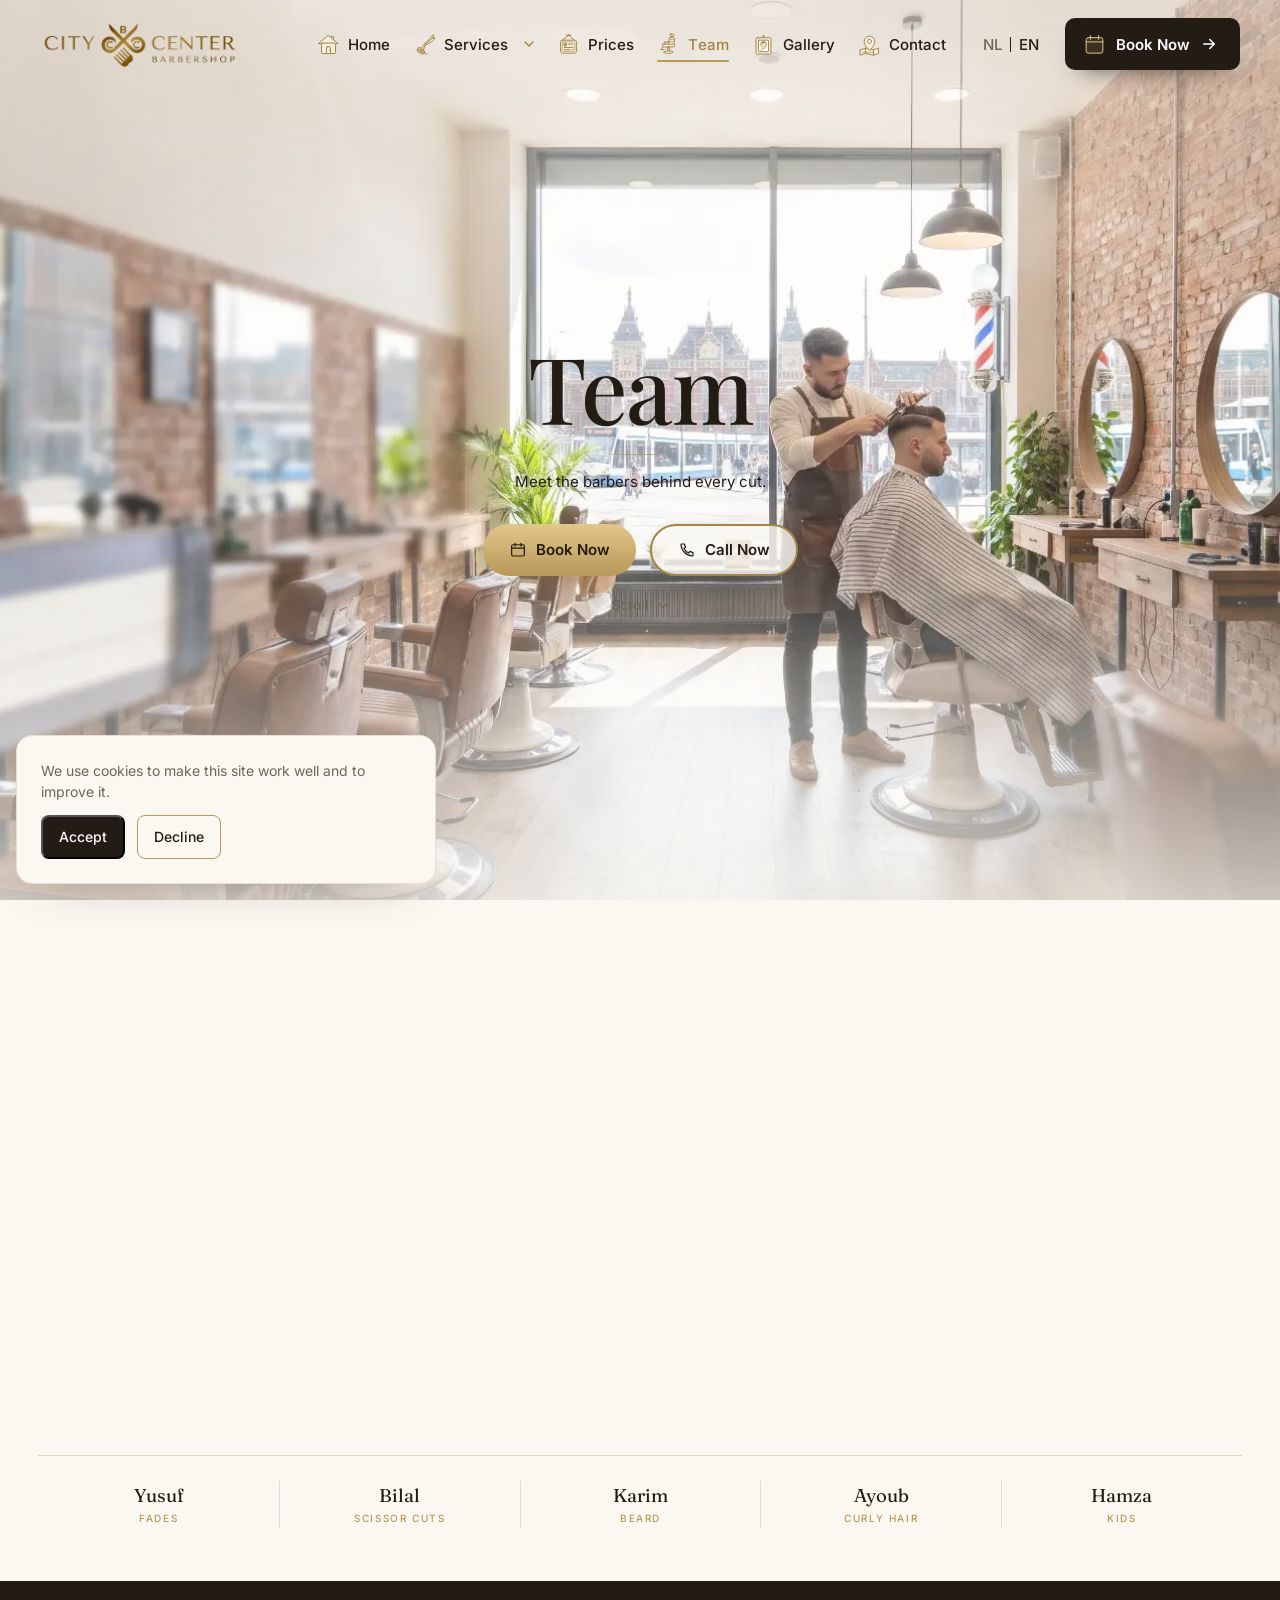
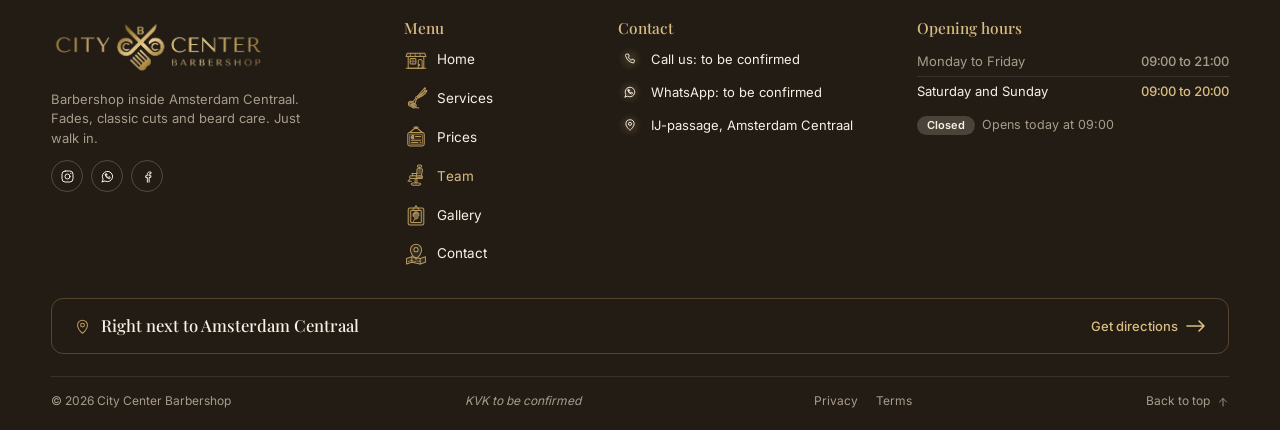
<file: en/team/index.html>
<!DOCTYPE html>
<html lang="en">
<head>
<meta charset="utf-8">
<meta name="viewport" content="width=device-width, initial-scale=1">
<meta name="robots" content="noindex">
<script>try{if(localStorage.getItem('ccb-theme')==='dark')document.documentElement.setAttribute('data-theme','dark')}catch(e){}</script>
<title>Team | City Center Barbershop</title>
<meta name="description" content="City Center Barbershop, next to Amsterdam Central Station. Fades, classic cuts and beard care. Book online or walk in.">
<link rel="canonical" href="https://www.citycenterbarbershop.example/en/team/">
<link rel="alternate" hreflang="nl" href="https://www.citycenterbarbershop.example/team/">
<link rel="alternate" hreflang="en" href="https://www.citycenterbarbershop.example/en/team/">
<link rel="alternate" hreflang="x-default" href="https://www.citycenterbarbershop.example/team/">
<link rel="preload" href="/assets/fonts/inter-latin.woff2" as="font" type="font/woff2" crossorigin>
<link rel="stylesheet" href="/assets/css/site.css?v=1793475230260">
</head>
<body>
<div id="ccb-root" data-hours='{"timezone":"Europe/Amsterdam","days":{"mon":{"open":"09:00","close":"21:00"},"tue":{"open":"09:00","close":"21:00"},"wed":{"open":"09:00","close":"21:00"},"thu":{"open":"09:00","close":"21:00"},"fri":{"open":"09:00","close":"21:00"},"sat":{"open":"09:00","close":"20:00"},"sun":{"open":"09:00","close":"20:00"}}}' data-site='{"phone":"TODO","phone_display":"TODO","whatsapp":"TODO","bookUrl":"https://www.fresha.com/","reviews_url":"TODO","maps_url":"TODO","address":"IJ-passage, Amsterdam Centraal","instagram_url":"TODO","facebook_url":"TODO","kvk":"TODO","contact_form_action":"TODO"}' data-status-open-until="Open today until {time}" data-status-opens-at="Opens today at {time}" data-status-closed="Closed now">
<!-- part: header -->
<header class="ccb-header">
  <a class="ccb-header__logo" href="/en/"><img src="/assets/img/logo/ccb-logo.webp" width="174" height="44" alt="City Center Barbershop, go to home page"></a>
  <nav class="ccb-header__nav" aria-label="Main menu">
    <ul class="ccb-nav">
      <li><a class="ccb-nav__link" href="/en/" aria-label="Home" data-track="nav_home">
        <svg class="ccb-nico i-home" viewBox="0 0 32 32" aria-hidden="true">
          <defs><mask id="ccb-m-home"><rect class="lvl" x="-2" y="-2" width="36" height="36" fill="#fff"></rect></mask></defs>
          <rect class="bd" x="19.4" y="5" width="3.6" height="6.4" rx=".6"></rect>
          <rect class="liq" mask="url(#ccb-m-home)" x="19.4" y="5" width="3.6" height="6.4" rx=".6"></rect>
          <rect class="ln" x="19.4" y="5" width="3.6" height="6.4" rx=".6" stroke-width="1.1"></rect>
          <g class="roof">
            <path class="bd" d="M16 3.6L29.4 14.8H2.6z"></path>
            <path class="liq" mask="url(#ccb-m-home)" d="M16 3.6L29.4 14.8H2.6z"></path>
            <path class="ln" d="M16 3.6L29.4 14.8H2.6z"></path>
          </g>
          <rect class="bd" x="6.2" y="14" width="19.6" height="14.6" rx="2"></rect>
          <rect class="liq" mask="url(#ccb-m-home)" x="6.2" y="14" width="19.6" height="14.6" rx="2"></rect>
          <rect class="ln" x="6.2" y="14" width="19.6" height="14.6" rx="2"></rect>
          <g class="door">
            <rect class="bd" x="13.2" y="19.2" width="5.6" height="9.4" rx="1"></rect>
            <rect class="ln" x="13.2" y="19.2" width="5.6" height="9.4" rx="1" stroke-width="1.1"></rect>
            <circle class="dot" cx="17.6" cy="24" r=".7"></circle>
          </g>
        </svg>
        <span class="ccb-roll" aria-hidden="true"><span class="l" data-l="H">H</span><span class="l" data-l="o">o</span><span class="l" data-l="m">m</span><span class="l" data-l="e">e</span></span>
      </a></li>
      <li class="ccb-nav__item ccb-nav__item--has-menu">
        <a class="ccb-nav__link" href="/en/services/" aria-label="Services" data-track="nav_services">
        <svg class="ccb-nico i-shears" viewBox="0 0 32 32" aria-hidden="true">
          <defs><mask id="ccb-m-shears"><rect class="lvl" x="-2" y="-2" width="36" height="36" fill="#fff"></rect></mask></defs>
          <g class="b">
            <path class="bd" d="M16.6 15.2L27.8 2.6c.4-.4 1-.1.9.4-.5 2.6-2.2 5.6-4.8 8.4l-6.2 5.2z"></path>
            <path class="liq" mask="url(#ccb-m-shears)" d="M16.6 15.2L27.8 2.6c.4-.4 1-.1.9.4-.5 2.6-2.2 5.6-4.8 8.4l-6.2 5.2z"></path>
            <path class="ln" d="M16.6 15.2L27.8 2.6c.4-.4 1-.1.9.4-.5 2.6-2.2 5.6-4.8 8.4l-6.2 5.2"></path>
            <path class="ln" d="M15.8 16.4l-4 4.6"></path>
            <circle class="bd" cx="9.2" cy="23.6" r="3.4"></circle><circle class="liq" mask="url(#ccb-m-shears)" cx="9.2" cy="23.6" r="3.4"></circle>
            <circle class="ln" cx="9.2" cy="23.6" r="3.4"></circle><circle class="ln" cx="9.2" cy="23.6" r="1.6"></circle>
          </g>
          <g class="a">
            <path class="bd" d="M16.6 15.2L29.6 6c.5-.3 1 .1.8.6-1 2.4-3.2 4.8-6.4 6.8l-6.6 3.2z"></path>
            <path class="liq" mask="url(#ccb-m-shears)" d="M16.6 15.2L29.6 6c.5-.3 1 .1.8.6-1 2.4-3.2 4.8-6.4 6.8l-6.6 3.2z"></path>
            <path class="ln" d="M16.6 15.2L29.6 6c.5-.3 1 .1.8.6-1 2.4-3.2 4.8-6.4 6.8l-6.6 3.2"></path>
            <path class="ln" d="M17 16.8l-2.6 6.8"></path>
            <circle class="bd" cx="13.2" cy="26.4" r="3"></circle><circle class="liq" mask="url(#ccb-m-shears)" cx="13.2" cy="26.4" r="3"></circle>
            <circle class="ln" cx="13.2" cy="26.4" r="3"></circle><circle class="ln" cx="13.2" cy="26.4" r="1.3"></circle>
            <path class="ln" d="M15.6 28.2c1.2 1 2.6 1.3 4 .8"></path>
          </g>
          <circle class="pivot" cx="16.6" cy="15.2" r="1.25"></circle>
          <path class="ln fx hair" d="M22.4 15.4c.9.5 1.3 1.3 1.1 2.3" stroke-width="1"></path>
          <path class="ln fx hair h2" d="M25 13.6c.6.7.7 1.5.3 2.3" stroke-width="1"></path>
        </svg>
        <span class="ccb-roll" aria-hidden="true"><span class="l" data-l="S">S</span><span class="l" data-l="e">e</span><span class="l" data-l="r">r</span><span class="l" data-l="v">v</span><span class="l" data-l="i">i</span><span class="l" data-l="c">c</span><span class="l" data-l="e">e</span><span class="l" data-l="s">s</span></span>
        </a>
        <button type="button" class="ccb-nav__caret" aria-expanded="false" aria-controls="ccb-services-menu" aria-label="Show all services">
          <svg viewBox="0 0 24 24" aria-hidden="true"><path d="M6 9l6 6 6-6"></path></svg>
        </button>
        <div class="ccb-nav__menu" id="ccb-services-menu" hidden>
          <ul>
            <li><a href="/en/services/#mens-haircut" data-filter="mens-haircut"><img src="/assets/img/icons/services/mens-haircut.png" width="35" height="31" alt="" loading="lazy" decoding="async"><span>Men's Haircut</span></a></li>
            <li><a href="/en/services/#beard-grooming" data-filter="beard-grooming"><img src="/assets/img/icons/services/beard-grooming.png" width="35" height="31" alt="" loading="lazy" decoding="async"><span>Beard Grooming</span></a></li>
            <li><a href="/en/services/#childrens-haircut" data-filter="childrens-haircut"><img src="/assets/img/icons/services/childrens-haircut.png" width="32" height="31" alt="" loading="lazy" decoding="async"><span>Children's Haircut</span></a></li>
            <li><a href="/en/services/#groom-groomsmen" data-filter="groom-groomsmen"><img src="/assets/img/icons/services/groom-groomsmen.png" width="34" height="31" alt="" loading="lazy" decoding="async"><span>Groom & Groomsmen Treatment</span></a></li>
            <li><a href="/en/services/#mens-hair-grooming" data-filter="mens-hair-grooming"><img src="/assets/img/icons/services/mens-hair-grooming.png" width="34" height="31" alt="" loading="lazy" decoding="async"><span>Men's Hair Grooming</span></a></li>
            <li><a href="/en/services/#women-treatment" data-filter="women-treatment"><img src="/assets/img/icons/services/women-treatment.png" width="35" height="31" alt="" loading="lazy" decoding="async"><span>Women Treatment</span></a></li>
            <li><a href="/en/services/#senior-barber" data-filter="senior-barber"><img src="/assets/img/icons/services/senior-barber.png" width="34" height="31" alt="" loading="lazy" decoding="async"><span>Senior Barber Service</span></a></li>
            <li><a href="/en/services/#mobile-barbershop" data-filter="mobile-barbershop"><img src="/assets/img/icons/services/mobile-barbershop.png" width="35" height="31" alt="" loading="lazy" decoding="async"><span>Mobile Barbershop</span></a></li>
          </ul>
          <a class="ccb-nav__menu-all" href="/en/services/">View all services<svg viewBox="0 0 24 24" aria-hidden="true"><path d="M5 12h14M13 6l6 6-6 6"></path></svg></a>
        </div>
      </li>
      <li><a class="ccb-nav__link" href="/en/prices/" aria-label="Prices" data-track="nav_prices">
        <svg class="ccb-nico i-board" viewBox="0 0 32 32" aria-hidden="true">
          <defs><mask id="ccb-m-board"><rect class="lvl" x="-2" y="-2" width="36" height="36" fill="#fff"></rect></mask></defs>
          <path class="ln" d="M13 3h6"></path><circle class="dot" cx="16" cy="3" r="1.2"></circle>
          <g class="swing">
            <path class="ln" d="M16 3L7.6 10M16 3l8.4 7" stroke-width="1.1"></path>
            <rect class="bd" x="5" y="10" width="22" height="18" rx="2.6"></rect>
            <rect class="liq" mask="url(#ccb-m-board)" x="5" y="10" width="22" height="18" rx="2.6"></rect>
            <rect class="ln" x="5" y="10" width="22" height="18" rx="2.6"></rect>
            <rect class="ln" x="7.4" y="12.4" width="17.2" height="13.2" rx="1.4" stroke-width=".8" opacity=".6"></rect>
            <path class="ln" d="M13.2 14.6a2.2 2.2 0 1 0 0 3.2M10.2 15.6h2.6M10.2 16.8h2.6" stroke-width="1"></path>
            <path class="ln row-ln" d="M15.4 15.4h6.6"></path>
            <path class="ln row-ln r2" d="M10 20.2h12"></path>
            <path class="ln row-ln r3" d="M10 23.2h8.4"></path>
            <circle class="dot" cx="22" cy="23.2" r=".9"></circle>
          </g>
        </svg>
        <span class="ccb-roll" aria-hidden="true"><span class="l" data-l="P">P</span><span class="l" data-l="r">r</span><span class="l" data-l="i">i</span><span class="l" data-l="c">c</span><span class="l" data-l="e">e</span><span class="l" data-l="s">s</span></span>
      </a></li>
      <li><a class="ccb-nav__link" href="/en/team/" aria-label="Team" data-track="nav_team" aria-current="page">
        <svg class="ccb-nico i-chair" viewBox="0 0 32 32" aria-hidden="true">
          <defs><mask id="ccb-m-chair"><rect class="lvl" x="-2" y="-2" width="36" height="36" fill="#fff"></rect></mask></defs>
          <g class="top">
            <path class="ln" d="M20.6 6.4V4.2"></path>
            <rect class="bd" x="18" y="1.4" width="5.6" height="3" rx="1.5"></rect><rect class="liq" mask="url(#ccb-m-chair)" x="18" y="1.4" width="5.6" height="3" rx="1.5"></rect>
            <rect class="ln" x="18" y="1.4" width="5.6" height="3" rx="1.5"></rect>
            <path class="bd" d="M17.6 6.4h5.6c1 0 1.6.8 1.4 1.8l-1.6 9.4h-6.8z"></path>
            <path class="liq" mask="url(#ccb-m-chair)" d="M17.6 6.4h5.6c1 0 1.6.8 1.4 1.8l-1.6 9.4h-6.8z"></path>
            <path class="ln" d="M17.6 6.4h5.6c1 0 1.6.8 1.4 1.8l-1.6 9.4h-6.8z"></path>
            <path class="ln" d="M19 9.2h3.8M18.6 12h3.8" stroke-width=".8" opacity=".7"></path>
            <path class="bd" d="M8.6 15.6h14.6c.8 0 1.4.6 1.4 1.4v1c0 .8-.6 1.4-1.4 1.4H9.2c-.9 0-1.6-.7-1.6-1.6v-.6c0-.9.4-1.6 1-1.6z"></path>
            <path class="liq" mask="url(#ccb-m-chair)" d="M8.6 15.6h14.6c.8 0 1.4.6 1.4 1.4v1c0 .8-.6 1.4-1.4 1.4H9.2c-.9 0-1.6-.7-1.6-1.6v-.6c0-.9.4-1.6 1-1.6z"></path>
            <path class="ln" d="M8.6 15.6h14.6c.8 0 1.4.6 1.4 1.4v1c0 .8-.6 1.4-1.4 1.4H9.2c-.9 0-1.6-.7-1.6-1.6v-.6c0-.9.4-1.6 1-1.6z"></path>
            <path class="ln" d="M10.4 12.6h7.4M11.4 12.6v3"></path>
            <path class="ln" d="M8.4 19.4l-3 3.6h4.4"></path>
          </g>
          <rect class="ln col" x="14.8" y="19.4" width="2.4" height="5.6" rx=".6"></rect>
          <path class="bd" d="M9.6 26.6c0-1 2.9-1.6 6.4-1.6s6.4.6 6.4 1.6-2.9 1.8-6.4 1.8-6.4-.8-6.4-1.8z"></path>
          <path class="ln" d="M9.6 26.6c0-1 2.9-1.6 6.4-1.6s6.4.6 6.4 1.6-2.9 1.8-6.4 1.8-6.4-.8-6.4-1.8z"></path>
        </svg>
        <span class="ccb-roll" aria-hidden="true"><span class="l" data-l="T">T</span><span class="l" data-l="e">e</span><span class="l" data-l="a">a</span><span class="l" data-l="m">m</span></span>
      </a></li>
      <li><a class="ccb-nav__link" href="/en/gallery/" aria-label="Gallery" data-track="nav_gallery">
        <svg class="ccb-nico i-frame" viewBox="0 0 32 32" aria-hidden="true">
          <defs>
            <mask id="ccb-m-frame"><rect class="lvl" x="-2" y="-2" width="36" height="36" fill="#fff"></rect></mask>
            <clipPath id="ccb-c-glass"><rect x="9" y="10" width="14" height="16" rx="1"></rect></clipPath>
          </defs>
          <path class="ln" d="M12 8.4L16 4l4 4.4" stroke-width="1.1"></path><circle class="dot" cx="16" cy="4" r="1.1"></circle>
          <g class="tilt">
            <rect class="bd" x="5.6" y="6.6" width="20.8" height="22.8" rx="2"></rect>
            <rect class="liq" mask="url(#ccb-m-frame)" x="5.6" y="6.6" width="20.8" height="22.8" rx="2"></rect>
            <rect class="ln" x="5.6" y="6.6" width="20.8" height="22.8" rx="2"></rect>
            <rect class="glass" x="9" y="10" width="14" height="16" rx="1"></rect>
            <rect class="ln" x="9" y="10" width="14" height="16" rx="1" stroke-width="1"></rect>
            <g clip-path="url(#ccb-c-glass)">
              <path class="face" d="M12.2 26c.4-3 2-4.6 4-4.6 1.4 0 2.3-.6 2.3-1.8v-1.2c1-.4 1.6-1.4 1.6-2.8 0-2.6-1.8-4-4-4-2.4 0-4 1.8-4 4.2 0 1.6.6 2.6 1.6 3.2v.8"></path>
              <path class="hairtop" d="M12.2 14.6c.8-1.8 2.4-2.6 4.2-2.4 1.4.2 2.6.9 3 2-1.6-.4-3.2-.3-4.6.2"></path>
              <rect class="shine" x="9" y="8" width="3" height="22" transform="skewX(-20)"></rect>
            </g>
          </g>
        </svg>
        <span class="ccb-roll" aria-hidden="true"><span class="l" data-l="G">G</span><span class="l" data-l="a">a</span><span class="l" data-l="l">l</span><span class="l" data-l="l">l</span><span class="l" data-l="e">e</span><span class="l" data-l="r">r</span><span class="l" data-l="y">y</span></span>
      </a></li>
      <li><a class="ccb-nav__link" href="/en/contact/" aria-label="Contact" data-track="nav_contact">
        <svg class="ccb-nico i-pin" viewBox="0 0 32 32" aria-hidden="true">
          <defs><mask id="ccb-m-pin"><rect class="lvl" x="-2" y="-2" width="36" height="36" fill="#fff"></rect></mask></defs>
          <g class="map">
            <path class="bd" d="M3.4 23.4l7-2.4 11.2 2.4 7-2.4v7.4l-7 2.4-11.2-2.4-7 2.4z"></path>
            <path class="ln" d="M3.4 23.4l7-2.4 11.2 2.4 7-2.4v7.4l-7 2.4-11.2-2.4-7 2.4z"></path>
            <path class="ln" d="M10.4 21v7.4M21.6 23.4v7.4" stroke-width="1"></path>
            <path class="ln" d="M5.6 27.4c2-.6 3-1.8 5-1.2s3.6 1.6 6 .8 3.6-.2 5.6.6" stroke-width=".8" stroke-dasharray="1.4 1.6" opacity=".8"></path>
          </g>
          <circle class="ln fx ring" cx="16" cy="11" r="4.2" stroke-width="1"></circle>
          <g class="pin">
            <path class="bd" d="M16 24.4s7.4-6.6 7.4-12.6a7.4 7.4 0 0 0-14.8 0c0 6 7.4 12.6 7.4 12.6z"></path>
            <path class="liq" mask="url(#ccb-m-pin)" d="M16 24.4s7.4-6.6 7.4-12.6a7.4 7.4 0 0 0-14.8 0c0 6 7.4 12.6 7.4 12.6z"></path>
            <path class="ln" d="M16 24.4s7.4-6.6 7.4-12.6a7.4 7.4 0 0 0-14.8 0c0 6 7.4 12.6 7.4 12.6z"></path>
            <circle class="glass" cx="16" cy="11.6" r="2.8"></circle><circle class="ln" cx="16" cy="11.6" r="2.8"></circle>
          </g>
        </svg>
        <span class="ccb-roll" aria-hidden="true"><span class="l" data-l="C">C</span><span class="l" data-l="o">o</span><span class="l" data-l="n">n</span><span class="l" data-l="t">t</span><span class="l" data-l="a">a</span><span class="l" data-l="c">c</span><span class="l" data-l="t">t</span></span>
      </a></li>
    </ul>
  </nav>
  <div class="ccb-header__lang" role="group" aria-label="Language">
    <a href="/team/" hreflang="nl" lang="nl">NL</a>
    <a href="/en/team/" hreflang="en" lang="en" aria-current="true">EN</a>
  </div>
  <a class="ccb-book" href="https://www.fresha.com/" data-book-link aria-label="Book Now" data-track="book_header">
    <svg class="ccb-nico i-cal" viewBox="0 0 32 32" aria-hidden="true">
      <defs><mask id="ccb-m-cal"><rect class="lvl" x="-2" y="-2" width="36" height="36" fill="#fff"></rect></mask></defs>
      <rect class="bd" x="4.4" y="6.4" width="23.2" height="21.6" rx="3"></rect>
      <rect class="liq" mask="url(#ccb-m-cal)" x="4.4" y="6.4" width="23.2" height="21.6" rx="3" opacity=".35"></rect>
      <rect class="ln" x="4.4" y="6.4" width="23.2" height="21.6" rx="3"></rect>
      <path class="ln" d="M10.4 3.6v5.2M21.6 3.6v5.2"></path>
      <path class="ln page" d="M4.4 12.4h23.2"></path>
      <path class="ln tick" d="M11.4 19.8l3.2 3.2 6.2-6.4" stroke-width="1.8"></path>
    </svg>
    <span aria-hidden="true">Book Now</span>
    <svg class="arrow" viewBox="0 0 24 24" aria-hidden="true"><path d="M5 12h14M13 6l6 6-6 6"></path></svg>
  </a>
<button class="ccb-burger" type="button" aria-expanded="false" aria-controls="ccb-drawer" aria-label="Open menu">
    <svg viewBox="0 0 24 24" aria-hidden="true"><path class="ccb-burger__a" d="M4 7h16"></path><path class="ccb-burger__b" d="M4 12h16"></path><path class="ccb-burger__c" d="M4 17h16"></path></svg>
  </button>
</header>

<!-- part: drawer (tablet + phone) -->
<div class="ccb-drawer" id="ccb-drawer" hidden>
  <button class="ccb-drawer__backdrop" type="button" tabindex="-1" aria-label="Close menu" data-drawer-close></button>
  <div class="ccb-drawer__panel" role="dialog" aria-modal="true" aria-label="Main menu">
    <div class="ccb-drawer__head">
      <a class="ccb-drawer__logo" href="/en/"><img src="/assets/img/logo/ccb-logo.webp" width="158" height="40" alt="City Center Barbershop, go to home page"></a>
      <button class="ccb-drawer__close" type="button" aria-label="Close menu" data-drawer-close>
        <svg viewBox="0 0 24 24" aria-hidden="true"><path d="M6 6l12 12M18 6L6 18"></path></svg>
      </button>
    </div>
    <nav class="ccb-drawer__nav" aria-label="Main menu">
    <ul class="ccb-nav">
      <li><a class="ccb-nav__link" href="/en/" aria-label="Home" data-track="drawer_home">
        <svg class="ccb-nico i-home" viewBox="0 0 32 32" aria-hidden="true">
          <defs><mask id="ccb-dm-home"><rect class="lvl" x="-2" y="-2" width="36" height="36" fill="#fff"></rect></mask></defs>
          <rect class="bd" x="19.4" y="5" width="3.6" height="6.4" rx=".6"></rect>
          <rect class="liq" mask="url(#ccb-dm-home)" x="19.4" y="5" width="3.6" height="6.4" rx=".6"></rect>
          <rect class="ln" x="19.4" y="5" width="3.6" height="6.4" rx=".6" stroke-width="1.1"></rect>
          <g class="roof">
            <path class="bd" d="M16 3.6L29.4 14.8H2.6z"></path>
            <path class="liq" mask="url(#ccb-dm-home)" d="M16 3.6L29.4 14.8H2.6z"></path>
            <path class="ln" d="M16 3.6L29.4 14.8H2.6z"></path>
          </g>
          <rect class="bd" x="6.2" y="14" width="19.6" height="14.6" rx="2"></rect>
          <rect class="liq" mask="url(#ccb-dm-home)" x="6.2" y="14" width="19.6" height="14.6" rx="2"></rect>
          <rect class="ln" x="6.2" y="14" width="19.6" height="14.6" rx="2"></rect>
          <g class="door">
            <rect class="bd" x="13.2" y="19.2" width="5.6" height="9.4" rx="1"></rect>
            <rect class="ln" x="13.2" y="19.2" width="5.6" height="9.4" rx="1" stroke-width="1.1"></rect>
            <circle class="dot" cx="17.6" cy="24" r=".7"></circle>
          </g>
        </svg>
        <span class="ccb-roll" aria-hidden="true"><span class="l" data-l="H">H</span><span class="l" data-l="o">o</span><span class="l" data-l="m">m</span><span class="l" data-l="e">e</span></span>
        <svg class="ccb-drawer__chev" viewBox="0 0 24 24" aria-hidden="true"><path d="M9 6l6 6-6 6"></path></svg>
      </a></li>
      <li class="ccb-nav__item ccb-nav__item--has-menu">
        <div class="ccb-drawer__link-row">
        <a class="ccb-nav__link" href="/en/services/" aria-label="Services" data-track="drawer_services">
        <svg class="ccb-nico i-shears" viewBox="0 0 32 32" aria-hidden="true">
          <defs><mask id="ccb-dm-shears"><rect class="lvl" x="-2" y="-2" width="36" height="36" fill="#fff"></rect></mask></defs>
          <g class="b">
            <path class="bd" d="M16.6 15.2L27.8 2.6c.4-.4 1-.1.9.4-.5 2.6-2.2 5.6-4.8 8.4l-6.2 5.2z"></path>
            <path class="liq" mask="url(#ccb-dm-shears)" d="M16.6 15.2L27.8 2.6c.4-.4 1-.1.9.4-.5 2.6-2.2 5.6-4.8 8.4l-6.2 5.2z"></path>
            <path class="ln" d="M16.6 15.2L27.8 2.6c.4-.4 1-.1.9.4-.5 2.6-2.2 5.6-4.8 8.4l-6.2 5.2"></path>
            <path class="ln" d="M15.8 16.4l-4 4.6"></path>
            <circle class="bd" cx="9.2" cy="23.6" r="3.4"></circle><circle class="liq" mask="url(#ccb-dm-shears)" cx="9.2" cy="23.6" r="3.4"></circle>
            <circle class="ln" cx="9.2" cy="23.6" r="3.4"></circle><circle class="ln" cx="9.2" cy="23.6" r="1.6"></circle>
          </g>
          <g class="a">
            <path class="bd" d="M16.6 15.2L29.6 6c.5-.3 1 .1.8.6-1 2.4-3.2 4.8-6.4 6.8l-6.6 3.2z"></path>
            <path class="liq" mask="url(#ccb-dm-shears)" d="M16.6 15.2L29.6 6c.5-.3 1 .1.8.6-1 2.4-3.2 4.8-6.4 6.8l-6.6 3.2z"></path>
            <path class="ln" d="M16.6 15.2L29.6 6c.5-.3 1 .1.8.6-1 2.4-3.2 4.8-6.4 6.8l-6.6 3.2"></path>
            <path class="ln" d="M17 16.8l-2.6 6.8"></path>
            <circle class="bd" cx="13.2" cy="26.4" r="3"></circle><circle class="liq" mask="url(#ccb-dm-shears)" cx="13.2" cy="26.4" r="3"></circle>
            <circle class="ln" cx="13.2" cy="26.4" r="3"></circle><circle class="ln" cx="13.2" cy="26.4" r="1.3"></circle>
            <path class="ln" d="M15.6 28.2c1.2 1 2.6 1.3 4 .8"></path>
          </g>
          <circle class="pivot" cx="16.6" cy="15.2" r="1.25"></circle>
          <path class="ln fx hair" d="M22.4 15.4c.9.5 1.3 1.3 1.1 2.3" stroke-width="1"></path>
          <path class="ln fx hair h2" d="M25 13.6c.6.7.7 1.5.3 2.3" stroke-width="1"></path>
        </svg>
        <span class="ccb-roll" aria-hidden="true"><span class="l" data-l="S">S</span><span class="l" data-l="e">e</span><span class="l" data-l="r">r</span><span class="l" data-l="v">v</span><span class="l" data-l="i">i</span><span class="l" data-l="c">c</span><span class="l" data-l="e">e</span><span class="l" data-l="s">s</span></span>
        </a>
        <button type="button" class="ccb-drawer__subtoggle" aria-expanded="false" aria-controls="ccb-drawer-services-menu" aria-label="Show all services">
          <svg class="ccb-drawer__chev" viewBox="0 0 24 24" aria-hidden="true"><path d="M9 6l6 6-6 6"></path></svg>
        </button>
        </div>
        <ul class="ccb-drawer__submenu" id="ccb-drawer-services-menu" hidden>
          <li><a href="/en/services/#mens-haircut" data-filter="mens-haircut" data-track="drawer_service_mens_haircut"><img src="/assets/img/icons/services/mens-haircut.png" width="35" height="31" alt="" loading="lazy" decoding="async"><span>Men's Haircut</span></a></li>
          <li><a href="/en/services/#beard-grooming" data-filter="beard-grooming" data-track="drawer_service_beard_grooming"><img src="/assets/img/icons/services/beard-grooming.png" width="35" height="31" alt="" loading="lazy" decoding="async"><span>Beard Grooming</span></a></li>
          <li><a href="/en/services/#childrens-haircut" data-filter="childrens-haircut" data-track="drawer_service_childrens_haircut"><img src="/assets/img/icons/services/childrens-haircut.png" width="32" height="31" alt="" loading="lazy" decoding="async"><span>Children's Haircut</span></a></li>
          <li><a href="/en/services/#groom-groomsmen" data-filter="groom-groomsmen" data-track="drawer_service_groom_groomsmen"><img src="/assets/img/icons/services/groom-groomsmen.png" width="34" height="31" alt="" loading="lazy" decoding="async"><span>Groom & Groomsmen Treatment</span></a></li>
          <li><a href="/en/services/#mens-hair-grooming" data-filter="mens-hair-grooming" data-track="drawer_service_mens_hair_grooming"><img src="/assets/img/icons/services/mens-hair-grooming.png" width="34" height="31" alt="" loading="lazy" decoding="async"><span>Men's Hair Grooming</span></a></li>
          <li><a href="/en/services/#women-treatment" data-filter="women-treatment" data-track="drawer_service_women_treatment"><img src="/assets/img/icons/services/women-treatment.png" width="35" height="31" alt="" loading="lazy" decoding="async"><span>Women Treatment</span></a></li>
          <li><a href="/en/services/#senior-barber" data-filter="senior-barber" data-track="drawer_service_senior_barber"><img src="/assets/img/icons/services/senior-barber.png" width="34" height="31" alt="" loading="lazy" decoding="async"><span>Senior Barber Service</span></a></li>
          <li><a href="/en/services/#mobile-barbershop" data-filter="mobile-barbershop" data-track="drawer_service_mobile_barbershop"><img src="/assets/img/icons/services/mobile-barbershop.png" width="35" height="31" alt="" loading="lazy" decoding="async"><span>Mobile Barbershop</span></a></li>
        </ul>
      </li>
      <li><a class="ccb-nav__link" href="/en/prices/" aria-label="Prices" data-track="drawer_prices">
        <svg class="ccb-nico i-board" viewBox="0 0 32 32" aria-hidden="true">
          <defs><mask id="ccb-dm-board"><rect class="lvl" x="-2" y="-2" width="36" height="36" fill="#fff"></rect></mask></defs>
          <path class="ln" d="M13 3h6"></path><circle class="dot" cx="16" cy="3" r="1.2"></circle>
          <g class="swing">
            <path class="ln" d="M16 3L7.6 10M16 3l8.4 7" stroke-width="1.1"></path>
            <rect class="bd" x="5" y="10" width="22" height="18" rx="2.6"></rect>
            <rect class="liq" mask="url(#ccb-dm-board)" x="5" y="10" width="22" height="18" rx="2.6"></rect>
            <rect class="ln" x="5" y="10" width="22" height="18" rx="2.6"></rect>
            <rect class="ln" x="7.4" y="12.4" width="17.2" height="13.2" rx="1.4" stroke-width=".8" opacity=".6"></rect>
            <path class="ln" d="M13.2 14.6a2.2 2.2 0 1 0 0 3.2M10.2 15.6h2.6M10.2 16.8h2.6" stroke-width="1"></path>
            <path class="ln row-ln" d="M15.4 15.4h6.6"></path>
            <path class="ln row-ln r2" d="M10 20.2h12"></path>
            <path class="ln row-ln r3" d="M10 23.2h8.4"></path>
            <circle class="dot" cx="22" cy="23.2" r=".9"></circle>
          </g>
        </svg>
        <span class="ccb-roll" aria-hidden="true"><span class="l" data-l="P">P</span><span class="l" data-l="r">r</span><span class="l" data-l="i">i</span><span class="l" data-l="c">c</span><span class="l" data-l="e">e</span><span class="l" data-l="s">s</span></span>
        <svg class="ccb-drawer__chev" viewBox="0 0 24 24" aria-hidden="true"><path d="M9 6l6 6-6 6"></path></svg>
      </a></li>
      <li><a class="ccb-nav__link" href="/en/team/" aria-label="Team" data-track="drawer_team">
        <svg class="ccb-nico i-chair" viewBox="0 0 32 32" aria-hidden="true">
          <defs><mask id="ccb-dm-chair"><rect class="lvl" x="-2" y="-2" width="36" height="36" fill="#fff"></rect></mask></defs>
          <g class="top">
            <path class="ln" d="M20.6 6.4V4.2"></path>
            <rect class="bd" x="18" y="1.4" width="5.6" height="3" rx="1.5"></rect><rect class="liq" mask="url(#ccb-dm-chair)" x="18" y="1.4" width="5.6" height="3" rx="1.5"></rect>
            <rect class="ln" x="18" y="1.4" width="5.6" height="3" rx="1.5"></rect>
            <path class="bd" d="M17.6 6.4h5.6c1 0 1.6.8 1.4 1.8l-1.6 9.4h-6.8z"></path>
            <path class="liq" mask="url(#ccb-dm-chair)" d="M17.6 6.4h5.6c1 0 1.6.8 1.4 1.8l-1.6 9.4h-6.8z"></path>
            <path class="ln" d="M17.6 6.4h5.6c1 0 1.6.8 1.4 1.8l-1.6 9.4h-6.8z"></path>
            <path class="ln" d="M19 9.2h3.8M18.6 12h3.8" stroke-width=".8" opacity=".7"></path>
            <path class="bd" d="M8.6 15.6h14.6c.8 0 1.4.6 1.4 1.4v1c0 .8-.6 1.4-1.4 1.4H9.2c-.9 0-1.6-.7-1.6-1.6v-.6c0-.9.4-1.6 1-1.6z"></path>
            <path class="liq" mask="url(#ccb-dm-chair)" d="M8.6 15.6h14.6c.8 0 1.4.6 1.4 1.4v1c0 .8-.6 1.4-1.4 1.4H9.2c-.9 0-1.6-.7-1.6-1.6v-.6c0-.9.4-1.6 1-1.6z"></path>
            <path class="ln" d="M8.6 15.6h14.6c.8 0 1.4.6 1.4 1.4v1c0 .8-.6 1.4-1.4 1.4H9.2c-.9 0-1.6-.7-1.6-1.6v-.6c0-.9.4-1.6 1-1.6z"></path>
            <path class="ln" d="M10.4 12.6h7.4M11.4 12.6v3"></path>
            <path class="ln" d="M8.4 19.4l-3 3.6h4.4"></path>
          </g>
          <rect class="ln col" x="14.8" y="19.4" width="2.4" height="5.6" rx=".6"></rect>
          <path class="bd" d="M9.6 26.6c0-1 2.9-1.6 6.4-1.6s6.4.6 6.4 1.6-2.9 1.8-6.4 1.8-6.4-.8-6.4-1.8z"></path>
          <path class="ln" d="M9.6 26.6c0-1 2.9-1.6 6.4-1.6s6.4.6 6.4 1.6-2.9 1.8-6.4 1.8-6.4-.8-6.4-1.8z"></path>
        </svg>
        <span class="ccb-roll" aria-hidden="true"><span class="l" data-l="T">T</span><span class="l" data-l="e">e</span><span class="l" data-l="a">a</span><span class="l" data-l="m">m</span></span>
        <svg class="ccb-drawer__chev" viewBox="0 0 24 24" aria-hidden="true"><path d="M9 6l6 6-6 6"></path></svg>
      </a></li>
      <li><a class="ccb-nav__link" href="/en/gallery/" aria-label="Gallery" data-track="drawer_gallery">
        <svg class="ccb-nico i-frame" viewBox="0 0 32 32" aria-hidden="true">
          <defs>
            <mask id="ccb-dm-frame"><rect class="lvl" x="-2" y="-2" width="36" height="36" fill="#fff"></rect></mask>
            <clipPath id="ccb-dc-glass"><rect x="9" y="10" width="14" height="16" rx="1"></rect></clipPath>
          </defs>
          <path class="ln" d="M12 8.4L16 4l4 4.4" stroke-width="1.1"></path><circle class="dot" cx="16" cy="4" r="1.1"></circle>
          <g class="tilt">
            <rect class="bd" x="5.6" y="6.6" width="20.8" height="22.8" rx="2"></rect>
            <rect class="liq" mask="url(#ccb-dm-frame)" x="5.6" y="6.6" width="20.8" height="22.8" rx="2"></rect>
            <rect class="ln" x="5.6" y="6.6" width="20.8" height="22.8" rx="2"></rect>
            <rect class="glass" x="9" y="10" width="14" height="16" rx="1"></rect>
            <rect class="ln" x="9" y="10" width="14" height="16" rx="1" stroke-width="1"></rect>
            <g clip-path="url(#ccb-dc-glass)">
              <path class="face" d="M12.2 26c.4-3 2-4.6 4-4.6 1.4 0 2.3-.6 2.3-1.8v-1.2c1-.4 1.6-1.4 1.6-2.8 0-2.6-1.8-4-4-4-2.4 0-4 1.8-4 4.2 0 1.6.6 2.6 1.6 3.2v.8"></path>
              <path class="hairtop" d="M12.2 14.6c.8-1.8 2.4-2.6 4.2-2.4 1.4.2 2.6.9 3 2-1.6-.4-3.2-.3-4.6.2"></path>
              <rect class="shine" x="9" y="8" width="3" height="22" transform="skewX(-20)"></rect>
            </g>
          </g>
        </svg>
        <span class="ccb-roll" aria-hidden="true"><span class="l" data-l="G">G</span><span class="l" data-l="a">a</span><span class="l" data-l="l">l</span><span class="l" data-l="l">l</span><span class="l" data-l="e">e</span><span class="l" data-l="r">r</span><span class="l" data-l="y">y</span></span>
        <svg class="ccb-drawer__chev" viewBox="0 0 24 24" aria-hidden="true"><path d="M9 6l6 6-6 6"></path></svg>
      </a></li>
      <li><a class="ccb-nav__link" href="/en/contact/" aria-label="Contact" data-track="drawer_contact">
        <svg class="ccb-nico i-pin" viewBox="0 0 32 32" aria-hidden="true">
          <defs><mask id="ccb-dm-pin"><rect class="lvl" x="-2" y="-2" width="36" height="36" fill="#fff"></rect></mask></defs>
          <g class="map">
            <path class="bd" d="M3.4 23.4l7-2.4 11.2 2.4 7-2.4v7.4l-7 2.4-11.2-2.4-7 2.4z"></path>
            <path class="ln" d="M3.4 23.4l7-2.4 11.2 2.4 7-2.4v7.4l-7 2.4-11.2-2.4-7 2.4z"></path>
            <path class="ln" d="M10.4 21v7.4M21.6 23.4v7.4" stroke-width="1"></path>
            <path class="ln" d="M5.6 27.4c2-.6 3-1.8 5-1.2s3.6 1.6 6 .8 3.6-.2 5.6.6" stroke-width=".8" stroke-dasharray="1.4 1.6" opacity=".8"></path>
          </g>
          <circle class="ln fx ring" cx="16" cy="11" r="4.2" stroke-width="1"></circle>
          <g class="pin">
            <path class="bd" d="M16 24.4s7.4-6.6 7.4-12.6a7.4 7.4 0 0 0-14.8 0c0 6 7.4 12.6 7.4 12.6z"></path>
            <path class="liq" mask="url(#ccb-dm-pin)" d="M16 24.4s7.4-6.6 7.4-12.6a7.4 7.4 0 0 0-14.8 0c0 6 7.4 12.6 7.4 12.6z"></path>
            <path class="ln" d="M16 24.4s7.4-6.6 7.4-12.6a7.4 7.4 0 0 0-14.8 0c0 6 7.4 12.6 7.4 12.6z"></path>
            <circle class="glass" cx="16" cy="11.6" r="2.8"></circle><circle class="ln" cx="16" cy="11.6" r="2.8"></circle>
          </g>
        </svg>
        <span class="ccb-roll" aria-hidden="true"><span class="l" data-l="C">C</span><span class="l" data-l="o">o</span><span class="l" data-l="n">n</span><span class="l" data-l="t">t</span><span class="l" data-l="a">a</span><span class="l" data-l="c">c</span><span class="l" data-l="t">t</span></span>
        <svg class="ccb-drawer__chev" viewBox="0 0 24 24" aria-hidden="true"><path d="M9 6l6 6-6 6"></path></svg>
      </a></li>
    </ul>
    </nav>
    <div class="ccb-drawer__foot">
      <p class="ccb-drawer__status"><svg class="ccb-ico" viewBox="0 0 24 24" aria-hidden="true"><circle cx="12" cy="12" r="8.5"></circle><path d="M12 7.5V12l3 2"></path></svg><span data-status-text>Open today until 21:00</span><span data-live hidden class="ccb-hero__live" aria-hidden="true"></span></p>
      <a class="ccb-book ccb-drawer__book" href="https://www.fresha.com/" data-book-link data-track="book_drawer">
        <svg class="ccb-nico i-cal" viewBox="0 0 32 32" aria-hidden="true">
          <defs><mask id="ccb-dm-cal"><rect class="lvl" x="-2" y="-2" width="36" height="36" fill="#fff"></rect></mask></defs>
          <rect class="bd" x="4.4" y="6.4" width="23.2" height="21.6" rx="3"></rect>
          <rect class="liq" mask="url(#ccb-dm-cal)" x="4.4" y="6.4" width="23.2" height="21.6" rx="3" opacity=".35"></rect>
          <rect class="ln" x="4.4" y="6.4" width="23.2" height="21.6" rx="3"></rect>
          <path class="ln" d="M10.4 3.6v5.2M21.6 3.6v5.2"></path>
          <path class="ln page" d="M4.4 12.4h23.2"></path>
          <path class="ln tick" d="M11.4 19.8l3.2 3.2 6.2-6.4" stroke-width="1.8"></path>
        </svg>
        <span>Book Now</span>
        <svg class="arrow" viewBox="0 0 24 24" aria-hidden="true"><path d="M5 12h14M13 6l6 6-6 6"></path></svg>
      </a>
      <div class="ccb-drawer__row">
        <a class="ccb-btn ccb-btn--secondary" href="tel:TODO" data-track="call_drawer"><svg class="ccb-ico" viewBox="0 0 24 24" aria-hidden="true"><path d="M5 4h3.5l1.7 4.3-2.2 1.4a11 11 0 0 0 6.3 6.3l1.4-2.2L20 15.5V19a1 1 0 0 1-1 1A16 16 0 0 1 4 5a1 1 0 0 1 1-1z"></path></svg><span>Call</span></a>
        <a class="ccb-btn ccb-btn--secondary" href="https://wa.me/TODO" data-track="whatsapp_drawer"><svg class="ccb-ico" viewBox="0 0 24 24" aria-hidden="true"><path d="M4 20l1.2-4.1A8.2 8.2 0 1 1 8.4 19z"></path><path d="M9.2 8.6c.3 2.6 2.3 4.9 5.2 5.6l1.2-1.3-1.8-1-.8.8a4.8 4.8 0 0 1-2.2-2.2l.8-.8-1-1.8z"></path></svg><span>WhatsApp</span></a>
      </div>
    </div>
  </div>
</div>

<main>
<section class="ccb-page-hero">
  <div class="ccb-page-hero__art"><img src="/assets/img/hero/shop-1600.webp" srcset="/assets/img/hero/shop-800.webp 800w, /assets/img/hero/shop-1600.webp 1600w" sizes="100vw" width="1600" height="893" alt="" fetchpriority="high"></div>
  <div class="ccb-page-hero__inner">
    <h1 class="ccb-page-hero__title"><span class="ccb-w"><span style="animation-delay: 0.350s">Team</span></span></h1>
    <div class="ccb-page-hero__rule" aria-hidden="true"></div>
    <p class="ccb-page-hero__sub">Meet the barbers behind every cut.</p>
    <div class="ccb-page-hero__actions">
      <a class="ccb-page-hero__btn ccb-page-hero__btn--solid" href="https://www.fresha.com/" data-book-link data-track="book_page_hero"><svg class="ccb-ico" viewBox="0 0 24 24" aria-hidden="true"><rect x="3.5" y="5" width="17" height="15" rx="2"></rect><path d="M3.5 9.5h17M8 3v4M16 3v4"></path></svg><span>Book Now</span></a>
      <a class="ccb-page-hero__btn ccb-page-hero__btn--ghost" href="tel:TODO" data-track="call_page_hero"><svg class="ccb-ico" viewBox="0 0 24 24" aria-hidden="true"><path d="M5 4h3.5l1.7 4.3-2.2 1.4a11 11 0 0 0 6.3 6.3l1.4-2.2L20 15.5V19a1 1 0 0 1-1 1A16 16 0 0 1 4 5a1 1 0 0 1 1-1z"></path></svg><span>Call Now</span></a>
    </div>
    <a class="ccb-page-hero__scroll" href="#ccb-below-hero">Scroll<svg viewBox="0 0 24 24" aria-hidden="true"><path d="M5 9l7 7 7-7"></path></svg></a>
  </div>
</section>
<span id="ccb-below-hero" aria-hidden="true"></span>
<!-- ===================== SECTION: scene — HTML START =====================
     Team page's cinematic group photograph. No visible text here: every
     string comes from data/strings.*.json and the cast row comes from
     data/team.json via build.js. Maps to a section template part in
     WordPress (the cast row becomes an ACF repeater loop).
     ===================================================================== -->
<section class="ccb-scene" id="ccb-scene" aria-labelledby="ccb-scene-cap" style="--ccb-scene-count: 5">
  <div class="ccb-scene__in">

    <figure class="ccb-scene__frame">
      <img class="ccb-scene__img ccb-scene__img--base" data-shot
           src="/assets/img/team/scene-1600.webp"
           srcset="/assets/img/team/scene-900.webp 900w, /assets/img/team/scene-1600.webp 1600w"
           sizes="(max-width: 760px) 100vw, 94vw"
           width="1600" height="669" loading="lazy" decoding="async"
           alt="The City Center Barbershop team in front of the shop in the IJ-passage">

      <span class="ccb-scene__shut ccb-scene__shut--t" aria-hidden="true"></span>
      <span class="ccb-scene__shut ccb-scene__shut--b" aria-hidden="true"></span>

      <span class="ccb-scene__marks" aria-hidden="true">
        <svg viewBox="0 0 48 48"><path d="M1 24V1h23"/></svg>
        <svg viewBox="0 0 48 48"><path d="M1 24V1h23"/></svg>
        <svg viewBox="0 0 48 48"><path d="M1 24V1h23"/></svg>
        <svg viewBox="0 0 48 48"><path d="M1 24V1h23"/></svg>
      </span>

      <!-- the same photograph again, in colour, revealed through a circle over
           the lit barber. Same file as above, so the browser does not fetch it
           twice - hence no alt and aria-hidden. -->
      <img class="ccb-scene__img ccb-scene__img--lit" data-lit aria-hidden="true"
           src="/assets/img/team/scene-1600.webp"
           srcset="/assets/img/team/scene-900.webp 900w, /assets/img/team/scene-1600.webp 1600w"
           sizes="(max-width: 760px) 100vw, 94vw"
           width="1600" height="669" loading="lazy" decoding="async" alt="">
      <span class="ccb-scene__ring" data-ring aria-hidden="true"></span>

      <figcaption class="ccb-scene__slate" id="ccb-scene-cap">
        <span>City Center Barbershop · IJ-passage, Amsterdam Centraal</span><span>5 barbers · 5 languages</span>
      </figcaption>
    </figure>

    <ul class="ccb-scene__cast" data-cast aria-label="Our team – point at a name to light that barber in the photograph">
      <li><button type="button" data-x="40.5" data-y="45"><span class="ccb-scene__name">Yusuf</span><span class="ccb-scene__role">Fades</span></button></li>
      <li><button type="button" data-x="47.7" data-y="44"><span class="ccb-scene__name">Bilal</span><span class="ccb-scene__role">Scissor cuts</span></button></li>
      <li><button type="button" data-x="53.4" data-y="45"><span class="ccb-scene__name">Karim</span><span class="ccb-scene__role">Beard</span></button></li>
      <li><button type="button" data-x="58.7" data-y="45"><span class="ccb-scene__name">Ayoub</span><span class="ccb-scene__role">Curly hair</span></button></li>
      <li><button type="button" data-x="64" data-y="44"><span class="ccb-scene__name">Hamza</span><span class="ccb-scene__role">Kids</span></button></li>
    </ul>

  </div>
</section>
<!-- ===================== SECTION: scene — HTML END ===================== -->

</main>
<!-- part: sticky bar (phones) -->
<nav class="ccb-sticky-bar" aria-label="Quick contact">
  <a class="ccb-btn ccb-btn--primary" href="https://www.fresha.com/" data-book-link data-track="book_sticky"><svg class="ccb-ico" viewBox="0 0 24 24" aria-hidden="true"><rect x="3.5" y="5" width="17" height="15" rx="2"></rect><path d="M3.5 9.5h17M8 3v4M16 3v4"></path></svg><span>Book Now</span></a>
  <a class="ccb-btn ccb-btn--secondary" href="tel:TODO" data-track="call_sticky"><svg class="ccb-ico" viewBox="0 0 24 24" aria-hidden="true"><path d="M5 4h3.5l1.7 4.3-2.2 1.4a11 11 0 0 0 6.3 6.3l1.4-2.2L20 15.5V19a1 1 0 0 1-1 1A16 16 0 0 1 4 5a1 1 0 0 1 1-1z"></path></svg><span>Call</span></a>
</nav>

<!-- part: footer -->
<footer class="ccb-foot" id="ccb-foot">
  <div class="ccb-foot__in">

    <div class="ccb-foot__top">

      <div class="ccb-foot__brand ccb-foot__col">
        <span class="ccb-foot__logowrap" style="--logo: url('/assets/img/logo/ccb-logo.webp')">
          <img class="ccb-foot__logo" src="/assets/img/logo/ccb-logo.webp"
               alt="City Center Barbershop" width="425" height="107" loading="lazy" decoding="async">
          <span class="ccb-foot__shine" aria-hidden="true"></span>
        </span>
        <p class="ccb-foot__blurb" data-i="blurb"></p>
        <div class="ccb-foot__socials" data-socials></div>
      </div>

      <div class="ccb-foot__col">
        <h2 class="ccb-foot__h" data-i="menuTitle"></h2>
        <ul class="ccb-foot__menu" data-menu></ul>
      </div>

      <div class="ccb-foot__col">
        <h2 class="ccb-foot__h" data-i="contactTitle"></h2>
        <ul class="ccb-foot__rows" data-contact></ul>
      </div>

      <div class="ccb-foot__col">
        <h2 class="ccb-foot__h" data-i="hoursTitle"></h2>
        <div data-hours></div>
        <p class="ccb-foot__status" data-status>
          <span class="ccb-foot__pill" data-status-pill></span>
          <span class="ccb-foot__statustext" data-status-text></span>
        </p>
      </div>

    </div>

    <a class="ccb-foot__strip" data-maps target="_blank" rel="noopener">
      <span class="ccb-foot__stripL">
        <svg class="ccb-foot__pin" viewBox="0 0 24 24" fill="none" stroke="currentColor" stroke-width="1.5" aria-hidden="true">
          <path d="M12 21.5s7-5.9 7-11.4a7 7 0 1 0-14 0c0 5.5 7 11.4 7 11.4Z" stroke-linejoin="round"/>
          <circle cx="12" cy="10" r="2.7"/>
        </svg>
        <b data-i="stripTitle"></b>
      </span>
      <span class="ccb-foot__stripR">
        <span data-i="stripCta"></span>
        <span class="ccb-foot__arrow" aria-hidden="true">
          <svg viewBox="0 0 20 12" fill="none" stroke="currentColor" stroke-width="1.6" stroke-linecap="round" stroke-linejoin="round"><path d="M1 6h17M13 1l5 5-5 5"/></svg>
          <svg viewBox="0 0 20 12" fill="none" stroke="currentColor" stroke-width="1.6" stroke-linecap="round" stroke-linejoin="round"><path d="M1 6h17M13 1l5 5-5 5"/></svg>
        </span>
      </span>
    </a>

    <div class="ccb-foot__legal">
      <span data-copy></span>
      <span class="ccb-foot__todo" data-i="kvk"></span>
      <nav data-legal></nav>
      <a class="ccb-foot__top-link" href="#top" data-top>
        <span data-i="backTop"></span>
        <svg viewBox="0 0 24 24" fill="none" stroke="currentColor" stroke-width="1.8" stroke-linecap="round" stroke-linejoin="round" aria-hidden="true"><path d="M12 20V5M5 12l7-7 7 7"/></svg>
      </a>
    </div>

  </div>
</footer>

<!-- icon sources, cloned per menu link. Adapted from the approved nav icons:
     same shapes, same fill-from-the-bottom, recoloured for the dark footer. -->
<template id="ccb-foot-nav">

  <!-- Home: the shopfront. the awning unrolls, the light comes on. -->
  <svg data-k="home" class="ccb-fi i-shop" viewBox="0 0 32 32" aria-hidden="true">
    <defs><mask id="fm-shop"><rect class="lvl" x="-2" y="-2" width="36" height="36" fill="#fff"/></mask></defs>
    <g class="awn">
      <path class="bd" d="M4.4 8.2h23.2l1.6 4.4H2.8z"/>
      <path class="liq" mask="url(#fm-shop)" d="M4.4 8.2h23.2l1.6 4.4H2.8z"/>
      <path class="ln" d="M4.4 8.2h23.2l1.6 4.4H2.8z"/>
      <path class="ln" d="M9.1 8.2l-1 4.4M15 8.2v4.4M21 8.2l1 4.4" stroke-width=".9" opacity=".75"/>
    </g>
    <path class="ln" d="M5.6 12.6v15.8h20.8V12.6"/>
    <g class="win">
      <rect class="bd" x="8.2" y="15.4" width="7.6" height="7.2" rx="1"/>
      <rect class="liq" mask="url(#fm-shop)" x="8.2" y="15.4" width="7.6" height="7.2" rx="1"/>
      <rect class="ln" x="8.2" y="15.4" width="7.6" height="7.2" rx="1"/>
      <path class="ln" d="M12 15.4v7.2M8.2 19h7.6" stroke-width=".8" opacity=".6"/>
    </g>
    <path class="ln" d="M19 28.4v-9.2a2.6 2.6 0 0 1 5.2 0v9.2"/>
    <circle class="ln" cx="20.2" cy="24" r=".8" stroke-width="1"/>
    <path class="ln fx glow" d="M11 10.2h-7M28 10.2h-3" stroke-width="1"/>
    <path class="ln" d="M3 28.4h26" stroke-width="1.2"/>
  </svg>

  <!-- Services: barber shears -->
  <svg data-k="services" class="ccb-fi i-shears" viewBox="0 0 32 32" aria-hidden="true">
    <defs><mask id="fm-shears"><rect class="lvl" x="-2" y="-2" width="36" height="36" fill="#fff"/></mask></defs>
    <g class="b">
      <path class="bd" d="M16.6 15.2L27.8 2.6c.4-.4 1-.1.9.4-.5 2.6-2.2 5.6-4.8 8.4l-6.2 5.2z"/>
      <path class="liq" mask="url(#fm-shears)" d="M16.6 15.2L27.8 2.6c.4-.4 1-.1.9.4-.5 2.6-2.2 5.6-4.8 8.4l-6.2 5.2z"/>
      <path class="ln" d="M16.6 15.2L27.8 2.6c.4-.4 1-.1.9.4-.5 2.6-2.2 5.6-4.8 8.4l-6.2 5.2"/>
      <path class="ln" d="M15.8 16.4l-4 4.6"/>
      <circle class="bd" cx="9.2" cy="23.6" r="3.4"/><circle class="liq" mask="url(#fm-shears)" cx="9.2" cy="23.6" r="3.4"/>
      <circle class="ln" cx="9.2" cy="23.6" r="3.4"/><circle class="ln" cx="9.2" cy="23.6" r="1.6"/>
    </g>
    <g class="a">
      <path class="bd" d="M16.6 15.2L29.6 6c.5-.3 1 .1.8.6-1 2.4-3.2 4.8-6.4 6.8l-6.6 3.2z"/>
      <path class="liq" mask="url(#fm-shears)" d="M16.6 15.2L29.6 6c.5-.3 1 .1.8.6-1 2.4-3.2 4.8-6.4 6.8l-6.6 3.2z"/>
      <path class="ln" d="M16.6 15.2L29.6 6c.5-.3 1 .1.8.6-1 2.4-3.2 4.8-6.4 6.8l-6.6 3.2"/>
      <path class="ln" d="M17 16.8l-2.6 6.8"/>
      <circle class="bd" cx="13.2" cy="26.4" r="3"/><circle class="liq" mask="url(#fm-shears)" cx="13.2" cy="26.4" r="3"/>
      <circle class="ln" cx="13.2" cy="26.4" r="3"/><circle class="ln" cx="13.2" cy="26.4" r="1.3"/>
      <path class="ln" d="M15.6 28.2c1.2 1 2.6 1.3 4 .8"/>
    </g>
    <circle class="pivot" cx="16.6" cy="15.2" r="1.25" stroke-width="1.1"/>
    <path class="ln fx hair" d="M22.4 15.4c.9.5 1.3 1.3 1.1 2.3" stroke-width="1"/>
    <path class="ln fx hair h2" d="M25 13.6c.6.7.7 1.5.3 2.3" stroke-width="1"/>
  </svg>

  <!-- Prices: the hanging price board -->
  <svg data-k="prices" class="ccb-fi i-board" viewBox="0 0 32 32" aria-hidden="true">
    <defs><mask id="fm-board"><rect class="lvl" x="-2" y="-2" width="36" height="36" fill="#fff"/></mask></defs>
    <path class="ln" d="M13 3h6"/><circle class="dot" cx="16" cy="3" r="1.2"/>
    <g class="swing">
      <path class="ln" d="M16 3L7.6 10M16 3l8.4 7" stroke-width="1.1"/>
      <rect class="bd" x="5" y="10" width="22" height="18" rx="2.6"/>
      <rect class="liq" mask="url(#fm-board)" x="5" y="10" width="22" height="18" rx="2.6"/>
      <rect class="ln" x="5" y="10" width="22" height="18" rx="2.6"/>
      <rect class="ln" x="7.4" y="12.4" width="17.2" height="13.2" rx="1.4" stroke-width=".8" opacity=".6"/>
      <path class="ln" d="M13.2 14.6a2.2 2.2 0 1 0 0 3.2M10.2 15.6h2.6M10.2 16.8h2.6" stroke-width="1"/>
      <path class="ln row-ln" d="M15.4 15.4h6.6"/>
      <path class="ln row-ln r2" d="M10 20.2h12"/>
      <path class="ln row-ln r3" d="M10 23.2h8.4"/>
      <circle class="dot" cx="22" cy="23.2" r=".9"/>
    </g>
  </svg>

  <!-- Team: the barber chair -->
  <svg data-k="team" class="ccb-fi i-chair" viewBox="0 0 32 32" aria-hidden="true">
    <defs><mask id="fm-chair"><rect class="lvl" x="-2" y="-2" width="36" height="36" fill="#fff"/></mask></defs>
    <g class="top">
      <path class="ln" d="M20.6 6.4V4.2"/>
      <rect class="bd" x="18" y="1.4" width="5.6" height="3" rx="1.5"/><rect class="liq" mask="url(#fm-chair)" x="18" y="1.4" width="5.6" height="3" rx="1.5"/>
      <rect class="ln" x="18" y="1.4" width="5.6" height="3" rx="1.5"/>
      <path class="bd" d="M17.6 6.4h5.6c1 0 1.6.8 1.4 1.8l-1.6 9.4h-6.8z"/>
      <path class="liq" mask="url(#fm-chair)" d="M17.6 6.4h5.6c1 0 1.6.8 1.4 1.8l-1.6 9.4h-6.8z"/>
      <path class="ln" d="M17.6 6.4h5.6c1 0 1.6.8 1.4 1.8l-1.6 9.4h-6.8z"/>
      <path class="ln" d="M19 9.2h3.8M18.6 12h3.8" stroke-width=".8" opacity=".7"/>
      <path class="bd" d="M8.6 15.6h14.6c.8 0 1.4.6 1.4 1.4v1c0 .8-.6 1.4-1.4 1.4H9.2c-.9 0-1.6-.7-1.6-1.6v-.6c0-.9.4-1.6 1-1.6z"/>
      <path class="liq" mask="url(#fm-chair)" d="M8.6 15.6h14.6c.8 0 1.4.6 1.4 1.4v1c0 .8-.6 1.4-1.4 1.4H9.2c-.9 0-1.6-.7-1.6-1.6v-.6c0-.9.4-1.6 1-1.6z"/>
      <path class="ln" d="M8.6 15.6h14.6c.8 0 1.4.6 1.4 1.4v1c0 .8-.6 1.4-1.4 1.4H9.2c-.9 0-1.6-.7-1.6-1.6v-.6c0-.9.4-1.6 1-1.6z"/>
      <path class="ln" d="M10.4 12.6h7.4M11.4 12.6v3"/>
      <path class="ln" d="M8.4 19.4l-3 3.6h4.4"/>
    </g>
    <rect class="ln col" x="14.8" y="19.4" width="2.4" height="5.6" rx=".6"/>
    <path class="bd" d="M9.6 26.6c0-1 2.9-1.6 6.4-1.6s6.4.6 6.4 1.6-2.9 1.8-6.4 1.8-6.4-.8-6.4-1.8z"/>
    <path class="ln" d="M9.6 26.6c0-1 2.9-1.6 6.4-1.6s6.4.6 6.4 1.6-2.9 1.8-6.4 1.8-6.4-.8-6.4-1.8z"/>
  </svg>

  <!-- Gallery: the framed portrait -->
  <svg data-k="gallery" class="ccb-fi i-frame" viewBox="0 0 32 32" aria-hidden="true">
    <defs>
      <mask id="fm-frame"><rect class="lvl" x="-2" y="-2" width="36" height="36" fill="#fff"/></mask>
      <clipPath id="fc-glass"><rect x="9" y="10" width="14" height="16" rx="1"/></clipPath>
    </defs>
    <path class="ln" d="M12 8.4L16 4l4 4.4" stroke-width="1.1"/><circle class="dot" cx="16" cy="4" r="1.1"/>
    <g class="tilt">
      <rect class="bd" x="5.6" y="6.6" width="20.8" height="22.8" rx="2"/>
      <rect class="liq" mask="url(#fm-frame)" x="5.6" y="6.6" width="20.8" height="22.8" rx="2"/>
      <rect class="ln" x="5.6" y="6.6" width="20.8" height="22.8" rx="2"/>
      <rect class="glass" x="9" y="10" width="14" height="16" rx="1"/>
      <rect class="ln" x="9" y="10" width="14" height="16" rx="1" stroke-width="1"/>
      <g clip-path="url(#fc-glass)">
        <path class="head" d="M12.2 26c.4-3 2-4.6 4-4.6 1.4 0 2.3-.6 2.3-1.8v-1.2c1-.4 1.6-1.4 1.6-2.8 0-2.6-1.8-4-4-4-2.4 0-4 1.8-4 4.2 0 1.6.6 2.6 1.6 3.2v.8"/>
        <path class="fade" d="M12.2 14.6c.8-1.8 2.4-2.6 4.2-2.4 1.4.2 2.6.9 3 2-1.6-.4-3.2-.3-4.6.2"/>
        <path class="ln" d="M12.1 15.4v2.2M12.9 15v1.6" stroke-width=".6" opacity=".7"/>
        <rect class="shine" x="9" y="8" width="3" height="22" transform="skewX(-20)"/>
      </g>
    </g>
  </svg>

  <!-- Contact: the pin on a folded map -->
  <svg data-k="contact" class="ccb-fi i-pin" viewBox="0 0 32 32" aria-hidden="true">
    <defs><mask id="fm-pin"><rect class="lvl" x="-2" y="-2" width="36" height="36" fill="#fff"/></mask></defs>
    <g class="map">
      <path class="bd" d="M3.4 23.4l7-2.4 11.2 2.4 7-2.4v7.4l-7 2.4-11.2-2.4-7 2.4z"/>
      <path class="ln" d="M3.4 23.4l7-2.4 11.2 2.4 7-2.4v7.4l-7 2.4-11.2-2.4-7 2.4z"/>
      <path class="ln" d="M10.4 21v7.4M21.6 23.4v7.4" stroke-width="1"/>
      <path class="ln" d="M5.6 27.4c2-.6 3-1.8 5-1.2s3.6 1.6 6 .8 3.6-.2 5.6.6" stroke-width=".8" stroke-dasharray="1.4 1.6" opacity=".8"/>
    </g>
    <circle class="ln fx ring" cx="16" cy="11" r="4.2" stroke-width="1"/>
    <g class="pin">
      <path class="bd" d="M16 24.4s7.4-6.6 7.4-12.6a7.4 7.4 0 0 0-14.8 0c0 6 7.4 12.6 7.4 12.6z"/>
      <path class="liq" mask="url(#fm-pin)" d="M16 24.4s7.4-6.6 7.4-12.6a7.4 7.4 0 0 0-14.8 0c0 6 7.4 12.6 7.4 12.6z"/>
      <path class="ln" d="M16 24.4s7.4-6.6 7.4-12.6a7.4 7.4 0 0 0-14.8 0c0 6 7.4 12.6 7.4 12.6z"/>
      <circle class="glass" cx="16" cy="11.6" r="2.8"/><circle class="ln" cx="16" cy="11.6" r="2.8"/>
    </g>
  </svg>

</template>

<!-- icons, cloned by the script -->
<template id="ccb-foot-icons">
  <svg data-k="instagram" viewBox="0 0 24 24" fill="none" stroke="currentColor" stroke-width="1.6" stroke-linecap="round" stroke-linejoin="round">
    <rect x="3.2" y="3.2" width="17.6" height="17.6" rx="5.2"/><circle cx="12" cy="12" r="4"/><circle cx="17.2" cy="6.9" r="1.05" fill="currentColor" stroke="none"/>
  </svg>
  <svg data-k="whatsapp" viewBox="0 0 24 24" fill="none" stroke="currentColor" stroke-width="1.6" stroke-linecap="round" stroke-linejoin="round">
    <path d="M3.6 20.4l1.3-4.2A8.2 8.2 0 1 1 8 19.2l-4.4 1.2Z"/>
    <path d="M9 9.1c.2 1 .7 2 1.5 2.8.8.8 1.8 1.4 2.8 1.6l.9-1.2 2 .9v1.4c-.1.6-.7 1-1.3.9a7.9 7.9 0 0 1-6.6-6.6c-.1-.6.3-1.2.9-1.3h1.4l.9 2L9 9.1Z"/>
  </svg>
  <svg data-k="facebook" viewBox="0 0 24 24" fill="none" stroke="currentColor" stroke-width="1.6" stroke-linecap="round" stroke-linejoin="round">
    <path d="M14.6 21v-7.4h2.5l.4-2.9h-2.9V8.9c0-.84.24-1.4 1.44-1.4H17.6V4.9A19 19 0 0 0 15.4 4.8c-2.2 0-3.7 1.34-3.7 3.8v2.1H9.2v2.9h2.5V21"/>
  </svg>
  <svg data-k="phone" viewBox="0 0 24 24" fill="none" stroke="currentColor" stroke-width="1.6" stroke-linejoin="round">
    <path d="M6.3 3.6h3l1.5 3.8-2 1.4a12 12 0 0 0 5.4 5.4l1.4-2 3.8 1.5v3a2 2 0 0 1-2.2 2A16.8 16.8 0 0 1 4.3 5.8a2 2 0 0 1 2-2.2Z"/>
  </svg>
  <svg data-k="pin" viewBox="0 0 24 24" fill="none" stroke="currentColor" stroke-width="1.6" stroke-linejoin="round">
    <path d="M12 21s7-5.6 7-11a7 7 0 1 0-14 0c0 5.4 7 11 7 11Z"/><circle cx="12" cy="10" r="2.6"/>
  </svg>
  <svg data-k="chev" viewBox="0 0 24 24" fill="none" stroke="currentColor" stroke-width="2.4" stroke-linecap="round" stroke-linejoin="round"><path d="M9 5l7 7-7 7"/></svg>
</template>

<!-- part: cookie banner -->
<div class="ccb-cookie" id="ccb-cookie" hidden>
  <p>We use cookies to make this site work well and to improve it.</p>
  <div class="ccb-cookie__actions">
    <button class="ccb-btn ccb-btn--primary" type="button" data-cookie-accept>Accept</button>
    <button class="ccb-btn ccb-btn--secondary" type="button" data-cookie-decline>Decline</button>
  </div>
</div>

</div>
<script src="/assets/js/header.js?v=1793475230260" defer></script>
<script src="/assets/js/booking.js?v=1793475230260" defer></script>
<script src="/assets/js/theme-toggle.js?v=1793475230260" defer></script>
<script src="/assets/js/scene.js?v=1793475230260" defer></script>
<script src="/assets/js/reveal.js?v=1793475230260" defer></script>
<script src="/assets/js/footer.js?v=1793475230260" defer></script>
<script src="/assets/js/cookie.js?v=1793475230260" defer></script>
<script src="/assets/js/status.js?v=1793475230260" defer></script>
</body>
</html>
</file>
<file: assets/css/site.css>
@font-face{font-family: 'Inter';font-style: normal;font-weight: 400;font-display: swap;src: url("../fonts/inter-latin.woff2") format('woff2');unicode-range: U+0000-00FF, U+0131, U+0152-0153, U+02BB-02BC, U+02C6, U+02DA, U+02DC, U+2000-206F, U+2074, U+20AC, U+2122, U+2191, U+2193, U+2212, U+2215, U+FEFF, U+FFFD}@font-face{font-family: 'Inter';font-style: normal;font-weight: 500;font-display: swap;src: url("../fonts/inter-latin.woff2") format('woff2');unicode-range: U+0000-00FF, U+0131, U+0152-0153, U+02BB-02BC, U+02C6, U+02DA, U+02DC, U+2000-206F, U+2074, U+20AC, U+2122, U+2191, U+2193, U+2212, U+2215, U+FEFF, U+FFFD}@font-face{font-family: 'Inter';font-style: normal;font-weight: 600;font-display: swap;src: url("../fonts/inter-latin.woff2") format('woff2');unicode-range: U+0000-00FF, U+0131, U+0152-0153, U+02BB-02BC, U+02C6, U+02DA, U+02DC, U+2000-206F, U+2074, U+20AC, U+2122, U+2191, U+2193, U+2212, U+2215, U+FEFF, U+FFFD}@font-face{font-family: 'Playfair Display';font-style: normal;font-weight: 500;font-display: swap;src: url("../fonts/playfair-display-latin.woff2") format('woff2');unicode-range: U+0000-00FF, U+0131, U+0152-0153, U+02BB-02BC, U+02C6, U+02DA, U+02DC, U+2000-206F, U+2074, U+20AC, U+2122, U+2191, U+2193, U+2212, U+2215, U+FEFF, U+FFFD}@font-face{font-family: 'Fraunces';font-style: normal;font-weight: 400;font-display: swap;src: url("../fonts/fraunces-latin.woff2") format('woff2');unicode-range: U+0000-00FF, U+0131, U+0152-0153, U+02BB-02BC, U+02C6, U+02DA, U+02DC, U+0304, U+0308, U+0329, U+2000-206F, U+20AC, U+2122, U+2191, U+2193, U+2212, U+2215, U+FEFF, U+FFFD}@font-face{font-family: 'Fraunces';font-style: normal;font-weight: 500;font-display: swap;src: url("../fonts/fraunces-latin.woff2") format('woff2');unicode-range: U+0000-00FF, U+0131, U+0152-0153, U+02BB-02BC, U+02C6, U+02DA, U+02DC, U+0304, U+0308, U+0329, U+2000-206F, U+20AC, U+2122, U+2191, U+2193, U+2212, U+2215, U+FEFF, U+FFFD}:root{--ccb-bg: #FBF8F2;--ccb-sand: #F3ECDF;--ccb-gold: #B8975A;--ccb-gold-light: #E2C78A;--ccb-gold-deep: #A08449;--ccb-ink: #231C15;--ccb-muted: #6F6556;--ccb-green: #1F3B34;--ccb-line: #E8DFCF;--ccb-white: #FFFFFF;--ccb-shade: #3C2814;--ccb-shadow: 0 24px 48px -30px rgba(60, 40, 20, .35);--ccb-shadow-sm: 0 10px 22px -12px rgba(60, 40, 20, .45);--ccb-font-head: "Playfair Display", Georgia, serif;--ccb-font-body: Inter, system-ui, sans-serif;--ccb-fs-display: clamp(64px, 10vw, 150px);--ccb-fs-h1: clamp(36px, 5vw, 60px);--ccb-fs-h2: clamp(28px, 3.4vw, 42px);--ccb-fs-h3: 22px;--ccb-fs-body: clamp(16px, 1.2vw, 18px);--ccb-fs-small: 14px;--ccb-space-1: 4px;--ccb-space-2: 8px;--ccb-space-3: 12px;--ccb-space-4: 16px;--ccb-space-5: 24px;--ccb-space-6: 32px;--ccb-space-7: 48px;--ccb-space-8: 64px;--ccb-space-9: 96px;--ccb-space-10: 128px;--ccb-radius: 8px;--ccb-radius-card: 16px;--ccb-radius-media: 24px;--ccb-max: 1240px}:root[data-theme="dark"]{--ccb-bg: #121010;--ccb-sand: #1C1814;--ccb-gold: #C8A467;--ccb-gold-light: #F0D9A0;--ccb-gold-deep: #A98950;--ccb-ink: #EFE1C4;--ccb-muted: #A89C85;--ccb-green: #15271F;--ccb-line: #332C22;--ccb-white: #15120F;--ccb-shade: #000000;--ccb-shadow: 0 24px 48px -30px rgba(0, 0, 0, .6);--ccb-shadow-sm: 0 10px 22px -12px rgba(0, 0, 0, .65)}body, .ccb-header, .ccb-hero, .ccb-page-hero, .ccb-footer, .ccb-btn, .ccb-services, .ccb-styles, .ccb-home-cta, .ccb-coming-soon{transition: background-color .5s ease, color .5s ease, border-color .5s ease}.ccb-lamp-wrap{position: fixed;top: calc(88px + 14px);right: max(16px, var(--pad, clamp(16px, 4vw, 56px)));z-index: 15;display: flex;align-items: flex-start;gap: 8px;pointer-events: none}.ccb-lamp{display: flex;flex-direction: column;align-items: center;pointer-events: auto;background: none;border: 0;padding: 6px;margin: 0;cursor: pointer;-webkit-tap-highlight-color: transparent}.ccb-lamp:focus-visible{outline: 2px solid var(--ccb-gold);outline-offset: 4px;border-radius: 8px}.ccb-lamp svg{display: block;overflow: visible}.ccb-lamp__hint{position: relative;pointer-events: none;align-self: center;margin-top: 2px;max-width: 150px;padding: 7px 12px;border-radius: 10px;background: var(--ccb-ink);color: var(--ccb-white);font: 500 12px/1.3 var(--ccb-font-body);text-align: right;white-space: normal;box-shadow: var(--ccb-shadow-sm);opacity: 0;transform: translateX(6px) scale(.96);transition: opacity .4s ease, transform .4s ease}.ccb-lamp__hint::after{content: "";position: absolute;top: 14px;right: -5px;width: 10px;height: 10px;background: var(--ccb-ink);transform: rotate(45deg);border-radius: 2px}.ccb-lamp__hint.is-visible{opacity: 1;transform: none}.ccb-lamp__cord{stroke: color-mix(in oklab, var(--ccb-ink) 45%, transparent);stroke-width: 1.5;transition: stroke .5s ease}.ccb-lamp__ring{fill: var(--ccb-sand);stroke: var(--ccb-gold);stroke-width: 1.4;transition: fill .5s ease, stroke .5s ease}.ccb-lamp__bulb-g{transition: filter .5s ease}.ccb-lamp__bulb-g{filter: drop-shadow(0 0 3px color-mix(in oklab, var(--ccb-gold-light) 80%, transparent)) drop-shadow(0 0 14px color-mix(in oklab, var(--ccb-gold-light) 65%, transparent))}.ccb-lamp__bulb{fill: url(#ccb-bulb-glass);stroke: var(--ccb-gold-deep);stroke-width: 1;transition: fill .5s ease, stroke .5s ease}.ccb-lamp__shine{stroke: color-mix(in oklab, var(--ccb-white) 70%, transparent);stroke-width: 1.3;stroke-linecap: round;opacity: .6;transition: opacity .5s ease, stroke .5s ease}.ccb-lamp__filament{stroke: var(--ccb-gold-deep);stroke-width: 1.3;stroke-linecap: round;stroke-linejoin: round;opacity: .85;transition: stroke .5s ease, opacity .5s ease}.ccb-lamp__base rect, .ccb-lamp__base path{fill: var(--ccb-gold-deep);transition: fill .5s ease}[data-theme="dark"] .ccb-lamp__bulb-g{filter: none}[data-theme="dark"] .ccb-lamp__bulb{fill: var(--ccb-sand);stroke: var(--ccb-line)}[data-theme="dark"] .ccb-lamp__shine{opacity: .25;stroke: color-mix(in oklab, var(--ccb-ink) 40%, transparent)}[data-theme="dark"] .ccb-lamp__filament{stroke: var(--ccb-line);opacity: .5}[data-theme="dark"] .ccb-lamp__base rect, [data-theme="dark"] .ccb-lamp__base path{fill: var(--ccb-line)}[data-theme="dark"] .ccb-lamp__ring{fill: var(--ccb-bg)}@media (hover: hover){.ccb-lamp:hover .ccb-lamp__pendulum{transform: rotate(4deg)}}.ccb-lamp__pendulum{transform-box: view-box;transform-origin: 17px 0px;transition: transform .25s ease}.ccb-lamp .ccb-lamp__pendulum{animation: ccb-lamp-idle 4.5s ease-in-out infinite;animation-delay: 1.8s}@keyframes ccb-lamp-idle{0%, 68%, 100%{transform: rotate(0deg)}76%{transform: rotate(5deg)}84%{transform: rotate(-3deg)}92%{transform: rotate(1.5deg)}}.ccb-lamp.is-pulling .ccb-lamp__pendulum{animation: ccb-lamp-swing .9s cubic-bezier(.22, 1, .36, 1) !important}@keyframes ccb-lamp-swing{0%{transform: rotate(0deg) translateY(0)}12%{transform: rotate(16deg) translateY(5px)}30%{transform: rotate(-11deg) translateY(1px)}50%{transform: rotate(7deg)}68%{transform: rotate(-4deg)}84%{transform: rotate(2deg)}100%{transform: rotate(0deg)}}.ccb-lamp.is-pulling .ccb-lamp__bulb-g{animation: ccb-lamp-flash .9s ease}@keyframes ccb-lamp-flash{0%, 100%{filter: drop-shadow(0 0 3px color-mix(in oklab, var(--ccb-gold-light) 80%, transparent)) drop-shadow(0 0 14px color-mix(in oklab, var(--ccb-gold-light) 65%, transparent))}12%{filter: drop-shadow(0 0 7px var(--ccb-gold-light)) drop-shadow(0 0 30px color-mix(in oklab, var(--ccb-gold-light) 90%, transparent))}}@media (max-width: 600px){.ccb-lamp-wrap{top: calc(72px + 10px);right: 12px}.ccb-lamp svg{width: 28px;height: 74px}.ccb-lamp__hint{max-width: 120px;font-size: 11.5px}}@media (prefers-reduced-motion: reduce){.ccb-lamp__hint{transition: opacity .3s ease}.ccb-lamp.is-pulling .ccb-lamp__pendulum, .ccb-lamp.is-pulling .ccb-lamp__bulb-g, .ccb-lamp .ccb-lamp__pendulum{animation: none !important}}[data-theme="dark"] .ccb-nav__menu li a:hover img, [data-theme="dark"] .ccb-nav__menu li a:focus-visible img{filter: brightness(.68) saturate(1.3)}[data-theme="dark"] .ccb-drawer__submenu a:active img{filter: brightness(.68) saturate(1.3)}[data-theme="dark"] .ccb-services__chip[aria-pressed="true"] img.ccb-services__chip-icon{filter: brightness(.68) saturate(1.2)}[data-theme="dark"] .ccb-services__chip[aria-pressed="true"] .ccb-services__chip-icon--all{stroke: var(--ccb-gold-deep)}[data-theme="dark"] .ccb-styles__chip[aria-pressed="true"] .ccb-styles__chip-icon{filter: brightness(.68) saturate(1.2)}[data-theme="dark"] .ccb-styles__chip[aria-pressed="true"] .ln{stroke: var(--ccb-gold-deep)}[data-theme="dark"] .ccb-btn--primary .ccb-ico{color: var(--ccb-white)}[data-theme="dark"] .ccb-btn--secondary .ccb-ico{color: var(--ccb-gold-light)}[data-theme="dark"] .ccb-book .ccb-nico .ln{stroke: var(--ccb-white)}[data-theme="dark"] .ccb-book .ccb-nico .liq{fill: var(--ccb-gold-deep)}[data-theme="dark"] .ccb-book .ccb-nico .bd{fill: color-mix(in oklab, var(--ccb-white) 12%, transparent)}[data-theme="dark"] .ccb-page-hero__art::after{background: linear-gradient(90deg, color-mix(in oklab, var(--ccb-bg) 90%, transparent) 0%, color-mix(in oklab, var(--ccb-bg) 62%, transparent) 38%, color-mix(in oklab, var(--ccb-bg) 32%, transparent) 65%, color-mix(in oklab, var(--ccb-bg) 8%, transparent) 100%), linear-gradient(180deg, color-mix(in oklab, var(--ccb-bg) 55%, transparent) 0%, color-mix(in oklab, var(--ccb-bg) 20%, transparent) 30%, color-mix(in oklab, var(--ccb-bg) 20%, transparent) 65%, color-mix(in oklab, var(--ccb-bg) 65%, transparent) 100%)}[data-theme="dark"] .ccb-hero__art::after{background: linear-gradient(180deg, color-mix(in oklab, var(--ccb-bg) 78%, transparent) 0%, color-mix(in oklab, var(--ccb-bg) 48%, transparent) 30%, color-mix(in oklab, var(--ccb-bg) 48%, transparent) 62%, color-mix(in oklab, var(--ccb-bg) 85%, transparent) 100%)}[data-theme="dark"] .ccb-page-hero__title, [data-theme="dark"] .ccb-page-hero__sub{text-shadow: 0 2px 14px color-mix(in oklab, var(--ccb-shade) 70%, transparent)}[data-theme="dark"] .ccb-nav__link, [data-theme="dark"] .ccb-header__logo{text-shadow: 0 1px 10px color-mix(in oklab, var(--ccb-shade) 55%, transparent)}[data-theme="dark"] .ccb-nav__link{color: var(--ccb-gold-light)}[data-theme="dark"] .ccb-header.is-solid .ccb-nav__link{color: var(--ccb-ink)}[data-theme="dark"] .ccb-header__logo img{filter: drop-shadow(0 1px 8px color-mix(in oklab, var(--ccb-shade) 55%, transparent))}[data-theme="dark"] .ccb-nav__link:hover, [data-theme="dark"] .ccb-nav__link:focus-visible{background: var(--ccb-ink);color: var(--ccb-white)}[data-theme="dark"] .ccb-nav__link:hover .ccb-nico .ln, [data-theme="dark"] .ccb-nav__link:focus-visible .ccb-nico .ln{stroke: var(--ccb-white)}[data-theme="dark"] .ccb-nav__link:hover .ccb-nico .bd, [data-theme="dark"] .ccb-nav__link:focus-visible .ccb-nico .bd{fill: color-mix(in oklab, var(--ccb-white) 12%, transparent)}[data-theme="dark"] .ccb-services-hero__art::after{background: linear-gradient(180deg, color-mix(in oklab, var(--ccb-bg) 72%, transparent) 0%, color-mix(in oklab, var(--ccb-bg) 40%, transparent) 34%, color-mix(in oklab, var(--ccb-bg) 40%, transparent) 60%, color-mix(in oklab, var(--ccb-bg) 85%, transparent) 100%)}[data-theme="dark"] .ccb-services-hero__title, [data-theme="dark"] .ccb-services-hero__sub{text-shadow: 0 2px 14px color-mix(in oklab, var(--ccb-shade) 70%, transparent)}[data-theme="dark"] .ccb-services-hero__icon-img{filter: brightness(0) invert(1) opacity(.92)}[data-theme="dark"] .ccb-prices__nav-icon-img{filter: brightness(0) invert(1) opacity(.75)}[data-theme="dark"] .ccb-prices__nav-item.is-active .ccb-prices__nav-icon-img{filter: brightness(0) invert(1) opacity(1)}@media (prefers-reduced-motion: reduce){body, .ccb-header, .ccb-hero, .ccb-page-hero, .ccb-footer, .ccb-btn, .ccb-services, .ccb-styles, .ccb-home-cta, .ccb-coming-soon, .ccb-lamp__cord, .ccb-lamp__ring, .ccb-lamp__bulb, .ccb-lamp__glow, .ccb-lamp__base{transition: none !important}.ccb-lamp.is-pulling *{animation: none !important}}*, *::before, *::after{box-sizing: border-box}html{-webkit-text-size-adjust: 100%}body{margin: 0;-webkit-font-smoothing: antialiased;background: var(--ccb-bg);color: var(--ccb-ink);font: 400 var(--ccb-fs-body)/1.55 var(--ccb-font-body);overflow-x: clip}a{color: var(--ccb-ink)}a:hover{color: var(--ccb-gold-deep)}:focus-visible{outline: 2px solid var(--ccb-gold);outline-offset: 3px}img, svg{max-width: 100%}.ccb-hero img, .ccb-hero svg, .ccb-sticky-bar svg{display: block}.ccb-ico{width: 18px;height: 18px;flex: none;fill: none;stroke: currentColor;stroke-width: 1.5;stroke-linecap: round;stroke-linejoin: round}.ccb-sr-only{position: absolute;width: 1px;height: 1px;padding: 0;margin: -1px;overflow: hidden;clip: rect(0, 0, 0, 0);white-space: nowrap;border: 0}[data-reveal]{opacity: 0;transform: translateY(26px) scale(.98);filter: blur(5px);transition: opacity .7s cubic-bezier(.16, 1, .3, 1), transform .7s cubic-bezier(.16, 1, .3, 1), filter .7s ease}[data-reveal].is-revealed{opacity: 1;transform: none;filter: none}@media (prefers-reduced-motion: reduce){[data-reveal]{opacity: 1;transform: none;filter: none;transition: none}}.ccb-page-hero{position: relative;display: flex;align-items: center;justify-content: center;width: 100%;min-height: 100svh;padding: 104px 0 clamp(28px, 4vw, 48px);overflow: hidden;background: var(--ccb-bg);color: var(--ccb-ink);text-align: center}.ccb-page-hero__art{position: absolute;inset: 0;z-index: 0}.ccb-page-hero__art img{display: block;width: 100%;height: 100%;object-fit: cover;object-position: 50% 42%}.ccb-page-hero__art::after{content: "";position: absolute;inset: 0;background: linear-gradient(180deg, color-mix(in oklab, var(--ccb-bg) 55%, transparent) 0%, color-mix(in oklab, var(--ccb-bg) 15%, transparent) 34%, color-mix(in oklab, var(--ccb-bg) 15%, transparent) 60%, color-mix(in oklab, var(--ccb-bg) 78%, transparent) 100%)}.ccb-page-hero__inner{position: relative;z-index: 1;max-width: 720px;width: 100%;margin: 0 auto;padding-inline: clamp(16px, 4vw, 48px)}.ccb-page-hero__title{margin: 0;font: 500 clamp(48px, 7.2vw, 96px)/1.02 var(--ccb-font-head);letter-spacing: -.02em}.ccb-page-hero__rule{width: 56px;height: 1.5px;margin: 20px auto 0;background: color-mix(in oklab, var(--ccb-gold) 70%, transparent);animation: ccb-rise .8s cubic-bezier(.16, 1, .3, 1) .3s backwards}.ccb-page-hero__sub{margin: 16px auto 0;max-width: 46ch;font: 400 clamp(15px, 1.1vw, 17px)/1.5 var(--ccb-font-body);color: var(--ccb-ink);animation: ccb-rise .9s cubic-bezier(.16, 1, .3, 1) .4s backwards}.ccb-page-hero__actions{display: flex;flex-wrap: wrap;justify-content: center;gap: 14px;margin-top: 30px;animation: ccb-rise .9s cubic-bezier(.16, 1, .3, 1) .5s backwards}.ccb-page-hero__btn{display: inline-flex;align-items: center;gap: 9px;min-height: 52px;padding: 0 26px;border-radius: 99px;font: 600 15px/1 var(--ccb-font-body);text-decoration: none;white-space: nowrap;transition: transform .25s ease, box-shadow .25s ease, background-color .25s ease, border-color .25s ease}.ccb-page-hero__btn .ccb-ico{width: 18px;height: 18px;flex: none;stroke: currentColor;stroke-width: 1.6;fill: none;stroke-linecap: round;stroke-linejoin: round}.ccb-page-hero__btn--solid{background: linear-gradient(180deg, var(--ccb-gold-light), var(--ccb-gold));color: #241A0C;box-shadow: 0 14px 28px -16px rgba(184, 151, 90, .55)}.ccb-page-hero__btn--solid:hover{transform: translateY(-2px);box-shadow: 0 18px 32px -16px rgba(184, 151, 90, .7)}.ccb-page-hero__btn--ghost{border: 2px solid var(--ccb-gold-deep);color: var(--ccb-ink);background: color-mix(in oklab, var(--ccb-bg) 80%, transparent);box-shadow: 0 2px 12px -4px rgba(0, 0, 0, .25)}.ccb-page-hero__btn--ghost:hover{border-color: var(--ccb-gold-deep);color: #241A0C;background: linear-gradient(180deg, var(--ccb-gold-light), var(--ccb-gold));box-shadow: 0 14px 28px -16px rgba(184, 151, 90, .55);transform: translateY(-2px)}.ccb-page-hero__scroll{display: inline-flex;align-items: center;gap: 7px;margin-top: 22px;font: 500 14px/1 var(--ccb-font-body);color: var(--ccb-muted);text-decoration: none;animation: ccb-rise .9s cubic-bezier(.16, 1, .3, 1) .6s backwards}.ccb-page-hero__scroll:hover{color: var(--ccb-ink)}.ccb-page-hero__scroll svg{width: 14px;height: 14px;stroke: currentColor;stroke-width: 2;fill: none;stroke-linecap: round;stroke-linejoin: round}@media (max-width: 760px){.ccb-page-hero{padding: 92px 0 32px}.ccb-page-hero__actions{width: 100%}.ccb-page-hero__btn{flex: 1;min-width: 0;justify-content: center}}@media (prefers-reduced-motion: reduce){.ccb-page-hero .ccb-w > span{animation: none;transform: none;opacity: 1}.ccb-page-hero__rule{animation: none}.ccb-page-hero__sub{animation: none;transform: none;opacity: 1}.ccb-page-hero__actions{animation: none;transform: none;opacity: 1}.ccb-page-hero__scroll{animation: none}}.ccb-coming-soon{min-height: 30vh;display: grid;place-items: center;text-align: center;gap: var(--ccb-space-3);padding: var(--ccb-space-8) var(--ccb-space-5)}.ccb-coming-soon h2{font: 500 var(--ccb-fs-h2)/1.1 var(--ccb-font-head);margin: 0}.ccb-coming-soon p{color: var(--ccb-muted);margin: 0}.ccb-btn{display: inline-flex;align-items: center;justify-content: center;gap: 10px;min-height: 52px;padding: 0 24px;border-radius: var(--ccb-radius);font: 500 16px/1 var(--ccb-font-body);text-decoration: none;white-space: nowrap;transition: transform .25s ease, box-shadow .25s ease, background-color .25s ease, color .25s ease}.ccb-btn:hover{transform: translateY(-2px)}.ccb-btn--primary{background: var(--ccb-ink);color: var(--ccb-white)}.ccb-btn--primary:hover{color: var(--ccb-white);box-shadow: var(--ccb-shadow-sm)}.ccb-btn--secondary{border: 1.5px solid var(--ccb-gold);color: var(--ccb-ink);background: transparent}.ccb-btn--secondary:hover{color: var(--ccb-ink);background: color-mix(in oklab, var(--ccb-gold-light) 30%, transparent)}.ccb-btn--primary .ccb-ico{color: var(--ccb-gold-light)}.ccb-btn--secondary .ccb-ico{color: var(--ccb-gold-deep)}@media (prefers-reduced-motion: reduce){.ccb-btn, .ccb-btn:hover{transition: none;transform: none}}.ccb-btn.is-disabled, .ccb-book.is-disabled, .ccb-page-hero__btn.is-disabled, .ccb-services-hero__btn.is-disabled{opacity: .5;cursor: not-allowed;pointer-events: none}.ccb-header{--ccb-ease: cubic-bezier(.22, 1, .36, 1);--ccb-spring: cubic-bezier(.34, 1.56, .64, 1);position: fixed;inset: 0 0 auto;z-index: 20;height: 88px;display: flex;align-items: center;gap: 18px;padding-inline: max(40px, calc((100% - var(--ccb-max)) / 2));font: 500 15px/1.4 var(--ccb-font-body);color: var(--ccb-ink)}.ccb-header > *{animation: ccb-head-in .9s cubic-bezier(.16, 1, .3, 1) backwards}.ccb-header > :nth-child(2){animation-delay: .1s}.ccb-header > :nth-child(3){animation-delay: .18s}.ccb-header > :nth-child(n+4){animation-delay: .26s}@keyframes ccb-head-in{from{transform: translateY(-14px);opacity: 0}to{transform: none;opacity: 1}}.ccb-header::before{content: "";position: absolute;inset: 0;z-index: -1;background: var(--ccb-bg);border-bottom: 1px solid var(--ccb-line);box-shadow: 0 10px 24px -22px rgba(60, 40, 20, .5);opacity: 0;transition: opacity .3s ease}.ccb-header.is-solid::before{opacity: 1}.ccb-header svg, .ccb-header img{display: block}.ccb-header__logo{display: flex;flex: none;padding: 10px 16px 10px 0}.ccb-header__logo img, .ccb-drawer__logo img{height: 50px;width: auto;filter: brightness(.68) saturate(1.45) contrast(1.18);transition: filter .5s ease, height .3s var(--ccb-ease)}.ccb-header.is-solid .ccb-header__logo img{height: 38px}.ccb-header__nav{margin-left: auto}.ccb-header__lang{display: flex;align-items: center;font: 500 15px/1 var(--ccb-font-body)}.ccb-header__lang a{text-decoration: none;color: var(--ccb-muted);padding: 8px}.ccb-header__lang a + a{border-left: 1px solid var(--ccb-ink);padding-block: 0}.ccb-header__lang a[aria-current="true"]{color: var(--ccb-ink)}.ccb-nav{display: flex;align-items: center;gap: 1px;margin: 0;padding: 0;list-style: none}.ccb-nav__link{position: relative;display: inline-flex;align-items: center;gap: 8px;padding: 9px 11px;border-radius: 11px;color: var(--ccb-gold-deep);text-decoration: none;outline: none;transition: background-color .35s var(--ccb-ease), color .35s var(--ccb-ease);white-space: nowrap}.ccb-header.is-solid .ccb-nav__link{color: var(--ccb-ink)}.ccb-nav__link:hover, .ccb-nav__link:focus-visible{color: var(--ccb-ink);background: rgba(226, 199, 138, .18)}.ccb-nav__link:focus-visible{box-shadow: 0 0 0 2px var(--ccb-gold)}.ccb-nav__link::after{content: "";position: absolute;left: 11px;right: 11px;bottom: 3px;height: 1.5px;border-radius: 2px;background: var(--ccb-gold);transform: scaleX(0);transition: transform .45s var(--ccb-ease)}.ccb-nav__link[aria-current="page"]::after{transform: scaleX(1)}.ccb-nico{width: 23px;height: 23px;flex: none;overflow: visible}.ccb-nico *{transform-box: view-box}.ccb-nico .ln{fill: none;stroke: var(--ccb-gold-deep);stroke-width: 1.35;stroke-linecap: round;stroke-linejoin: round}.ccb-nico .bd{fill: #F6EEDD}.ccb-nico .liq{fill: var(--ccb-gold-light)}.ccb-nico .lvl{transform: translateY(32px);transition: transform .6s var(--ccb-ease)}.ccb-nico .fx{opacity: 0}.ccb-nico .dot{fill: var(--ccb-gold-deep)}.ccb-nico .pivot, .ccb-nico .glass{fill: var(--ccb-white)}.ccb-nico .pivot{stroke: var(--ccb-gold-deep);stroke-width: 1.1}.ccb-nico .face{fill: var(--ccb-gold-light);fill-opacity: .55;stroke: var(--ccb-gold-deep);stroke-width: 1;stroke-linejoin: round}.ccb-nico .hairtop{fill: var(--ccb-gold-deep)}.ccb-nico .shine{fill: var(--ccb-white);opacity: .75}.ccb-nav__link:hover .lvl, .ccb-nav__link:focus-visible .lvl{transform: translateY(0)}.ccb-roll{display: inline-flex;perspective: 320px}.ccb-roll .l{position: relative;display: inline-block;color: transparent;white-space: pre;transform-style: preserve-3d;transition: transform .55s var(--ccb-ease);transform-origin: 50% 50% -.6em}.ccb-roll .l::before, .ccb-roll .l::after{content: attr(data-l);position: absolute;left: 0;top: 0;backface-visibility: hidden;-webkit-backface-visibility: hidden;transform-origin: 50% 50% -.6em}.ccb-roll .l::before{color: var(--ccb-ink)}.ccb-roll .l::after{color: var(--ccb-gold-deep);transform: rotateX(-90deg);opacity: 0;transition: opacity .2s}.ccb-nav__link:hover .l::after, .ccb-nav__link:focus-visible .l::after{opacity: 1}.ccb-roll .l:nth-child(2){transition-delay: 30ms}.ccb-roll .l:nth-child(3){transition-delay: 60ms}.ccb-roll .l:nth-child(4){transition-delay: 90ms}.ccb-roll .l:nth-child(5){transition-delay: 120ms}.ccb-roll .l:nth-child(6){transition-delay: 150ms}.ccb-roll .l:nth-child(7){transition-delay: 180ms}.ccb-roll .l:nth-child(8){transition-delay: 210ms}.ccb-roll .l:nth-child(n+9){transition-delay: 240ms}.ccb-nav__link:hover .l, .ccb-nav__link:focus-visible .l{transform: rotateX(90deg)}.ccb-nav__link[aria-current="page"] .l::before{color: var(--ccb-gold-deep)}.i-home .roof{transform-origin: 16px 14px}.ccb-nav__link:hover .i-home .roof, .ccb-nav__link:focus-visible .i-home .roof{animation: ccb-n-roof .8s var(--ccb-ease)}@keyframes ccb-n-roof{0%{transform: translateY(-6px)}55%{transform: translateY(1.5px)}100%{transform: none}}.i-home .door{transform-origin: 13.2px 19.2px}.ccb-nav__link:hover .i-home .door, .ccb-nav__link:focus-visible .i-home .door{animation: ccb-n-door .7s var(--ccb-ease) .3s}@keyframes ccb-n-door{0%, 30%{transform: none}65%{transform: rotate(-18deg)}100%{transform: none}}.i-shears .a, .i-shears .b{transform-origin: 16.6px 15.2px}.ccb-nav__link:hover .i-shears .a, .ccb-nav__link:focus-visible .i-shears .a{animation: ccb-n-snipA .9s var(--ccb-ease) .1s}.ccb-nav__link:hover .i-shears .b, .ccb-nav__link:focus-visible .i-shears .b{animation: ccb-n-snipB .9s var(--ccb-ease) .1s}@keyframes ccb-n-snipA{20%, 60%{transform: rotate(-9deg)}40%, 80%{transform: rotate(3deg)}}@keyframes ccb-n-snipB{20%, 60%{transform: rotate(9deg)}40%, 80%{transform: rotate(-3deg)}}.ccb-nav__link:hover .i-shears .hair, .ccb-nav__link:focus-visible .i-shears .hair{animation: ccb-n-hair 1s ease-out .3s}.ccb-nav__link:hover .i-shears .h2, .ccb-nav__link:focus-visible .i-shears .h2{animation-delay: .55s}@keyframes ccb-n-hair{0%{opacity: 0;transform: none}20%{opacity: 1}100%{opacity: 0;transform: translate(2px, 9px) rotate(50deg)}}.i-board .swing{transform-origin: 16px 3px}.ccb-nav__link:hover .i-board .swing, .ccb-nav__link:focus-visible .i-board .swing{animation: ccb-n-swing 1.1s var(--ccb-ease)}@keyframes ccb-n-swing{20%{transform: rotate(-9deg)}45%{transform: rotate(6deg)}70%{transform: rotate(-2.5deg)}100%{transform: none}}.i-board .row-ln{stroke-dasharray: 14;stroke-dashoffset: 0}.ccb-nav__link:hover .i-board .row-ln, .ccb-nav__link:focus-visible .i-board .row-ln{animation: ccb-n-write .6s var(--ccb-ease) both}.ccb-nav__link:hover .i-board .r2, .ccb-nav__link:focus-visible .i-board .r2{animation-delay: .12s}.ccb-nav__link:hover .i-board .r3, .ccb-nav__link:focus-visible .i-board .r3{animation-delay: .24s}@keyframes ccb-n-write{from{stroke-dashoffset: 14}to{stroke-dashoffset: 0}}.i-chair .top{transform-origin: 16px 24px}.ccb-nav__link:hover .i-chair .top, .ccb-nav__link:focus-visible .i-chair .top{animation: ccb-n-chair 1.1s var(--ccb-ease)}@keyframes ccb-n-chair{25%{transform: translateY(-2.4px)}50%{transform: translateY(-2.4px) scaleX(-1)}75%{transform: translateY(-1px)}100%{transform: none}}.i-chair .col{transform-origin: 16px 27px}.ccb-nav__link:hover .i-chair .col, .ccb-nav__link:focus-visible .i-chair .col{animation: ccb-n-col 1.1s var(--ccb-ease)}@keyframes ccb-n-col{25%, 75%{transform: scaleY(1.7)}}.i-frame .tilt{transform-origin: 16px 4px}.ccb-nav__link:hover .i-frame .tilt, .ccb-nav__link:focus-visible .i-frame .tilt{animation: ccb-n-tilt 1s var(--ccb-ease)}@keyframes ccb-n-tilt{30%{transform: rotate(-6deg)}60%{transform: rotate(3deg)}100%{transform: none}}.i-frame .shine{transform: skewX(-20deg) translateX(-16px)}.ccb-nav__link:hover .i-frame .shine, .ccb-nav__link:focus-visible .i-frame .shine{transition: transform .8s var(--ccb-ease) .25s;transform: skewX(-20deg) translateX(18px)}.i-pin .pin{transform-origin: 16px 21px}.ccb-nav__link:hover .i-pin .pin, .ccb-nav__link:focus-visible .i-pin .pin{animation: ccb-n-drop .85s var(--ccb-ease)}@keyframes ccb-n-drop{0%{transform: translateY(-8px)}45%{transform: scale(1.08, .9)}65%{transform: translateY(-2px)}100%{transform: none}}.i-pin .map{transform-origin: 16px 26px}.ccb-nav__link:hover .i-pin .map, .ccb-nav__link:focus-visible .i-pin .map{animation: ccb-n-unfold .85s var(--ccb-ease)}@keyframes ccb-n-unfold{0%{transform: scaleX(.75)}50%{transform: scaleX(1.06)}100%{transform: none}}.i-pin .ring{transform-origin: 16px 11px}.ccb-nav__link:hover .i-pin .ring, .ccb-nav__link:focus-visible .i-pin .ring{animation: ccb-n-ring .9s ease-out .35s}@keyframes ccb-n-ring{0%{opacity: .9;transform: scale(.5)}100%{opacity: 0;transform: scale(1.7)}}.ccb-nav__item--has-menu{position: relative;display: flex;align-items: center}.ccb-nav__caret{display: inline-flex;align-items: center;justify-content: center;width: 32px;height: 32px;margin-left: -6px;border: 0;border-radius: 10px;background: transparent;color: var(--ccb-gold-deep);cursor: pointer;transition: background-color .3s ease}.ccb-nav__caret:hover, .ccb-nav__caret:focus-visible{background: rgba(226, 199, 138, .18)}.ccb-nav__caret:focus-visible{outline: 2px solid var(--ccb-gold);outline-offset: 2px}.ccb-nav__caret svg{width: 16px;height: 16px;fill: none;stroke: currentColor;stroke-width: 2;stroke-linecap: round;stroke-linejoin: round;transition: transform .35s var(--ccb-ease)}.ccb-nav__caret[aria-expanded="true"] svg{transform: rotate(180deg)}.ccb-nav__menu{position: absolute;top: calc(100% + 10px);left: 0;z-index: 25;width: 440px;max-width: 92vw;padding: 18px;border-radius: 18px;background: var(--ccb-white);border: 1px solid var(--ccb-line);box-shadow: var(--ccb-shadow);opacity: 0;transform: translateY(-8px);pointer-events: none;transition: opacity .28s var(--ccb-ease), transform .28s var(--ccb-ease)}.ccb-nav__menu[hidden]{display: block}.ccb-nav__menu.is-open{opacity: 1;transform: none;pointer-events: auto}.ccb-nav__menu ul{display: grid;grid-template-columns: 1fr 1fr;gap: 4px 10px;margin: 0;padding: 0;list-style: none}.ccb-nav__menu li a{position: relative;display: flex;align-items: center;gap: 12px;padding: 11px 12px;border-radius: 12px;color: var(--ccb-ink);text-decoration: none;font: 500 13.5px/1.25 var(--ccb-font-body);transition: background-color .3s ease, color .3s ease, transform .3s var(--ccb-ease)}.ccb-nav__menu li a:hover, .ccb-nav__menu li a:focus-visible{background: var(--ccb-ink);color: var(--ccb-white);transform: translateX(3px)}.ccb-nav__menu li a:focus-visible{outline: 2px solid var(--ccb-gold);outline-offset: 2px}.ccb-nav__menu img{width: 32px;height: 32px;object-fit: contain;flex: none;filter: brightness(.82) saturate(1.15);transition: transform .35s var(--ccb-spring), filter .3s ease}.ccb-nav__menu li a:hover img, .ccb-nav__menu li a:focus-visible img{transform: translateY(-2px) scale(1.12) rotate(-4deg);filter: brightness(1.6) saturate(1.3)}.ccb-nav__menu-all{display: flex;align-items: center;justify-content: center;gap: 8px;margin-top: 12px;padding-top: 12px;border-top: 1px solid var(--ccb-line);color: var(--ccb-gold-deep);text-decoration: none;font: 600 13.5px/1 var(--ccb-font-body)}.ccb-nav__menu-all:hover, .ccb-nav__menu-all:focus-visible{color: var(--ccb-ink)}.ccb-nav__menu-all:focus-visible{outline: 2px solid var(--ccb-gold);outline-offset: 2px;border-radius: 8px}.ccb-nav__menu-all svg{width: 16px;height: 16px;fill: none;stroke: currentColor;stroke-width: 2;stroke-linecap: round;stroke-linejoin: round;transition: transform .3s var(--ccb-spring)}.ccb-nav__menu-all:hover svg, .ccb-nav__menu-all:focus-visible svg{transform: translateX(4px)}.ccb-drawer .ccb-nav__item--has-menu{display: block}.ccb-drawer__link-row{display: flex;align-items: stretch;border-bottom: 1px solid var(--ccb-line);border-radius: 12px}.ccb-drawer__link-row .ccb-nav__link{flex: 1;min-width: 0;border-bottom: 0}.ccb-drawer__subtoggle{display: grid;place-items: center;flex: none;width: 48px;border: 0;background: transparent;color: var(--ccb-gold-deep);cursor: pointer;border-radius: 10px;transition: background-color .3s ease}.ccb-drawer__subtoggle:hover, .ccb-drawer__subtoggle:focus-visible{background: rgba(226, 199, 138, .18)}.ccb-drawer__subtoggle:focus-visible{outline: 2px solid var(--ccb-gold);outline-offset: -2px}.ccb-drawer__subtoggle .ccb-drawer__chev{margin-left: 0;transition: transform .35s var(--ccb-ease)}.ccb-drawer__subtoggle[aria-expanded="true"] .ccb-drawer__chev{transform: rotate(90deg)}.ccb-drawer__submenu{list-style: none;margin: 0;padding: 0 0 0 10px;display: grid;grid-template-columns: 1fr;gap: 1px;max-height: 0;overflow: hidden;transition: max-height .4s var(--ccb-ease)}.ccb-drawer__submenu[hidden]{display: grid}.ccb-drawer__submenu.is-open{max-height: 620px;padding-block: 6px 10px}.ccb-drawer__submenu a{display: flex;align-items: center;gap: 9px;padding: 8px;border-radius: 10px;min-width: 0;overflow-wrap: anywhere;color: var(--ccb-ink);text-decoration: none;font: 500 13px/1.2 var(--ccb-font-body);transition: background-color .25s ease, color .25s ease, transform .2s var(--ccb-ease)}.ccb-drawer__submenu a:hover, .ccb-drawer__submenu a:focus-visible{background: rgba(226, 199, 138, .18)}.ccb-drawer__submenu a:active{transform: scale(.96);background: var(--ccb-ink);color: var(--ccb-white)}.ccb-drawer__submenu a:focus-visible{outline: 2px solid var(--ccb-gold);outline-offset: -2px}.ccb-drawer__submenu img{width: 28px;height: 28px;object-fit: contain;flex: none;filter: brightness(.82) saturate(1.15);transition: transform .3s var(--ccb-spring), filter .25s ease}.ccb-drawer__submenu a:active img{transform: scale(1.1) rotate(-4deg);filter: brightness(1.6) saturate(1.3)}.ccb-book{position: relative;flex: none;display: inline-flex;align-items: center;gap: 10px;height: 52px;padding: 0 22px 0 18px;border-radius: 10px;overflow: hidden;background: var(--ccb-ink);color: var(--ccb-white);text-decoration: none;font-weight: 600;outline: none;white-space: nowrap;transition: transform .35s var(--ccb-spring), box-shadow .35s var(--ccb-ease);box-shadow: 0 14px 24px -16px rgba(35, 28, 21, .8)}.ccb-book::before{content: "";position: absolute;inset: 0;background: linear-gradient(110deg, transparent 30%, rgba(226, 199, 138, .4) 50%, transparent 70%);transform: translateX(-120%)}.ccb-book:hover, .ccb-book:focus-visible{color: var(--ccb-white);transform: translateY(-2px);box-shadow: 0 18px 30px -16px rgba(35, 28, 21, .9)}.ccb-book:hover::before, .ccb-book:focus-visible::before{transition: transform .9s var(--ccb-ease);transform: translateX(120%)}.ccb-book:focus-visible{box-shadow: 0 0 0 3px var(--ccb-bg), 0 0 0 5px var(--ccb-gold)}.ccb-book .ccb-nico .ln{stroke: var(--ccb-gold-light)}.ccb-book .ccb-nico .bd{fill: rgba(226, 199, 138, .12)}.ccb-book .ccb-nico .liq{fill: var(--ccb-gold)}.ccb-book:hover .lvl, .ccb-book:focus-visible .lvl{transform: translateY(0)}.i-cal .page{transform-origin: 16px 10px}.ccb-book:hover .i-cal .page, .ccb-book:focus-visible .i-cal .page{animation: ccb-n-flip .7s var(--ccb-ease)}@keyframes ccb-n-flip{50%{transform: perspective(60px) rotateX(-85deg)}}.ccb-book .i-cal .tick{stroke: var(--ccb-white);stroke-dasharray: 14;stroke-dashoffset: 14}.ccb-book:hover .i-cal .tick, .ccb-book:focus-visible .i-cal .tick{transition: stroke-dashoffset .45s var(--ccb-ease) .4s;stroke-dashoffset: 0}.ccb-book .arrow{width: 18px;height: 18px;fill: none;stroke: currentColor;stroke-width: 2;stroke-linecap: round;stroke-linejoin: round;transition: transform .35s var(--ccb-spring)}.ccb-book:hover .arrow, .ccb-book:focus-visible .arrow{transform: translateX(4px)}.ccb-burger{display: none;place-items: center;flex: none;width: 48px;height: 48px;padding: 0;border-radius: 12px;cursor: pointer;border: 1px solid var(--ccb-line);background: color-mix(in oklab, var(--ccb-bg) 80%, transparent);color: var(--ccb-ink);transition: background-color .3s var(--ccb-ease), border-color .3s var(--ccb-ease)}.ccb-burger:hover{border-color: var(--ccb-gold);background: rgba(226, 199, 138, .18)}.ccb-burger:focus-visible{outline: 2px solid var(--ccb-gold);outline-offset: 2px}.ccb-burger svg{width: 22px;height: 22px;fill: none;stroke: currentColor;stroke-width: 1.6;stroke-linecap: round;overflow: visible}.ccb-burger path{transform-box: view-box;transform-origin: 12px 12px;transition: transform .45s var(--ccb-ease), opacity .3s ease}.ccb-burger__b{transform: scaleX(.65);transform-origin: 4px 12px !important}.ccb-burger:hover .ccb-burger__b{transform: none}.ccb-burger[aria-expanded="true"] .ccb-burger__a{transform: translateY(5px) rotate(45deg)}.ccb-burger[aria-expanded="true"] .ccb-burger__b{opacity: 0}.ccb-burger[aria-expanded="true"] .ccb-burger__c{transform: translateY(-5px) rotate(-45deg)}.ccb-drawer{position: fixed;inset: 0;z-index: 40;font: 500 16px/1.4 var(--ccb-font-body);color: var(--ccb-ink)}.ccb-drawer[hidden]{display: none}.ccb-drawer svg, .ccb-drawer img{display: block}.ccb-drawer__backdrop{position: absolute;inset: 0;width: 100%;border: 0;padding: 0;cursor: pointer;background: rgba(35, 28, 21, .45);opacity: 0;transition: opacity .4s ease}.ccb-drawer__panel{position: absolute;top: 0;right: 0;bottom: 0;width: min(380px, 88vw);display: flex;flex-direction: column;padding: 0 20px calc(20px + env(safe-area-inset-bottom));overflow-y: auto;overscroll-behavior: contain;background: var(--ccb-bg);box-shadow: -24px 0 48px -30px rgba(60, 40, 20, .55);transform: translateX(100%);transition: transform .5s var(--ccb-ease)}.ccb-drawer.is-open .ccb-drawer__backdrop{opacity: 1}.ccb-drawer.is-open .ccb-drawer__panel{transform: none}.ccb-drawer__head{display: flex;align-items: center;justify-content: space-between;gap: 16px;min-height: 72px;border-bottom: 1px solid var(--ccb-line)}.ccb-drawer__logo{display: flex;padding: 8px 0}.ccb-drawer__logo img{height: 46px;width: auto}.ccb-drawer__close{display: grid;place-items: center;width: 44px;height: 44px;padding: 0;border: 1px solid var(--ccb-line);border-radius: 12px;background: transparent;color: var(--ccb-ink);cursor: pointer;transition: border-color .3s, background-color .3s}.ccb-drawer__close:hover{border-color: var(--ccb-gold);background: rgba(226, 199, 138, .18)}.ccb-drawer__close:focus-visible{outline: 2px solid var(--ccb-gold);outline-offset: 2px}.ccb-drawer__close svg{width: 20px;height: 20px;fill: none;stroke: currentColor;stroke-width: 1.6;stroke-linecap: round;transition: transform .45s var(--ccb-ease)}.ccb-drawer__close:hover svg{transform: rotate(90deg)}.ccb-drawer__nav{padding: 12px 0}.ccb-drawer .ccb-nav{flex-direction: column;align-items: stretch;gap: 2px}.ccb-drawer .ccb-nav li{opacity: 0;transform: translateX(28px);transition: opacity .4s ease, transform .55s var(--ccb-ease)}.ccb-drawer.is-open .ccb-nav li{opacity: 1;transform: none}.ccb-drawer.is-open .ccb-nav li:nth-child(1){transition-delay: .1s}.ccb-drawer.is-open .ccb-nav li:nth-child(2){transition-delay: .14s}.ccb-drawer.is-open .ccb-nav li:nth-child(3){transition-delay: .18s}.ccb-drawer.is-open .ccb-nav li:nth-child(4){transition-delay: .22s}.ccb-drawer.is-open .ccb-nav li:nth-child(5){transition-delay: .26s}.ccb-drawer.is-open .ccb-nav li:nth-child(6){transition-delay: .3s}.ccb-drawer .ccb-nav__link{display: flex;gap: 16px;min-height: 60px;padding: 12px;font-size: 18px;border-bottom: 1px solid var(--ccb-line);border-radius: 12px}.ccb-drawer .ccb-nav__link::after{display: none}.ccb-drawer .ccb-nav .ccb-nico{display: block;width: 32px;height: 32px}.ccb-drawer.is-open .ccb-nav__link .lvl{transform: none;transition: transform .9s var(--ccb-ease) .45s}.ccb-drawer__chev{width: 18px;height: 18px;margin-left: auto;fill: none;stroke: var(--ccb-gold-deep);stroke-width: 1.6;stroke-linecap: round;stroke-linejoin: round;transition: transform .35s var(--ccb-spring)}.ccb-drawer .ccb-nav__link:hover .ccb-drawer__chev{transform: translateX(4px)}.ccb-drawer__foot{margin-top: auto;display: flex;flex-direction: column;gap: 12px;padding-top: 20px;opacity: 0;transform: translateY(16px);transition: opacity .4s ease, transform .5s var(--ccb-ease)}.ccb-drawer.is-open .ccb-drawer__foot{opacity: 1;transform: none;transition-delay: .38s}.ccb-drawer__status{display: flex;align-items: center;justify-content: center;gap: 10px;margin: 0 0 4px;font-size: 14px}.ccb-drawer__status .ccb-ico{width: 17px;height: 17px;color: var(--ccb-gold-deep)}.ccb-drawer__book{justify-content: center;width: 100%;height: 56px}.ccb-drawer__row{display: grid;grid-template-columns: 1fr 1fr;gap: 12px}.ccb-drawer__row .ccb-btn{min-height: 52px;padding: 0 12px}@media (hover: none){.ccb-nav__link:hover .lvl{transform: translateY(32px)}.ccb-nav__link:hover .l{transform: none}.ccb-nav__link:hover *{animation: none}}@media (max-width: 1220px){.ccb-header{gap: 12px}.ccb-nav__link{padding: 9px 8px;gap: 6px}.ccb-nav__link::after{left: 8px;right: 8px}}@media (max-width: 1060px){.ccb-nav .ccb-nico{display: none}}@media (max-width: 1020px){.ccb-header__nav{display: none}.ccb-header__lang{margin-left: auto}.ccb-burger{display: grid}}@media (max-width: 760px){.ccb-header{height: 72px;padding-inline: 16px}.ccb-header::before{opacity: 1}.ccb-header__logo{padding: 8px 12px 8px 0}.ccb-header > .ccb-book{display: none}.ccb-header{gap: 8px}.ccb-header__lang a{padding: 14px 10px}}@media (prefers-reduced-motion: reduce){.ccb-header *, .ccb-header *::before, .ccb-header *::after, .ccb-header::before, .ccb-drawer, .ccb-drawer *{animation: none !important;transition: none !important}}.ccb-sticky-bar{display: none}@media (max-width: 760px){body{padding-bottom: 76px}.ccb-sticky-bar{position: fixed;inset: auto 0 0;z-index: 30;display: grid;grid-template-columns: 1.4fr 1fr;gap: 8px;padding: 10px 16px calc(10px + env(safe-area-inset-bottom));background: var(--ccb-white);border-top: 1px solid var(--ccb-line);box-shadow: 0 -10px 24px -18px rgba(60, 40, 20, .4);transition: transform .3s ease}.ccb-sticky-bar.is-hidden{transform: translateY(100%)}.ccb-sticky-bar .ccb-btn{min-height: 48px;padding: 0 8px;font-size: 15px;gap: 6px;min-width: 0}.ccb-sticky-bar .ccb-btn span{overflow: hidden;text-overflow: ellipsis}}@media (prefers-reduced-motion: reduce){.ccb-sticky-bar{transition: none}}.ccb-hero{--ccb-t-top: translate(-60px, -26px) rotate(-13deg);--ccb-t-bottom: translate(120px, 290px) rotate(-5deg);--ccb-sc-a: 0;--ccb-sc-b: 1;position: relative;height: 200vh;background: var(--ccb-bg);color: var(--ccb-ink);view-timeline: --ccb-hero block}.ccb-hero__stage{position: sticky;top: 0;height: 100svh;min-height: 620px;overflow: clip;contain: layout paint;container-type: size;--pad: max(48px, calc((100cqw - var(--ccb-max)) / 2))}.ccb-hero [data-scrub]{animation-duration: auto;animation-timing-function: linear;animation-fill-mode: both;animation-timeline: --ccb-hero;animation-range: contain 0% contain 100%}.ccb-hero__art{position: absolute;inset: 0;overflow: hidden;background: var(--ccb-green);pointer-events: none}.ccb-hero__photo{will-change: transform;position: absolute;left: 0;top: 10%;width: 100%;height: 100%;object-fit: cover;object-position: 58% 50%;transform-origin: 62% 40%;animation-name: ccb-photo-settle}.ccb-hero__board{position: absolute;left: var(--ax, 50%);top: var(--ay, 50%);width: 1440px;height: 900px;margin: calc(var(--oy, 450px) * -1) 0 0 calc(var(--ox, 720px) * -1);transform-origin: var(--ox, 720px) var(--oy, 450px);transform: rotate(var(--rot, 0deg)) scale(var(--ccb-k, 1))}.ccb-hero__defs{position: absolute;width: 0;height: 0;overflow: hidden}.ccb-hero__sheet{position: absolute;overflow: hidden;will-change: transform;backface-visibility: hidden}.ccb-hero__sheet > svg{position: absolute;width: 1440px;height: 900px;overflow: visible}.ccb-hero__sheet--top{inset: -80px -300px -460px -60px;transform-origin: 60px 900px;animation-name: ccb-sheet-top}.ccb-hero__sheet--top > svg{left: 60px;top: 80px}.ccb-hero__sheet--bottom{inset: -480px -40px -60px -180px;transform-origin: 1620px 870px;animation-name: ccb-sheet-bottom}.ccb-hero__sheet--bottom > svg{left: 180px;top: 480px}.ccb-hero__paper{fill: var(--ccb-bg)}.ccb-hero__grain{fill: url(#ccb-grain)}.ccb-hero__gold{fill: url(#ccb-gold-grad)}.ccb-hero__brush{fill: url(#ccb-brush)}.ccb-hero__green{fill: var(--ccb-green)}.ccb-hero__edge{fill: none;stroke: var(--ccb-white);stroke-width: 2.5}.ccb-hero__edge--gold{stroke: var(--ccb-gold-light);stroke-width: 1.5}.ccb-hero__shade{fill: none;stroke: var(--ccb-shade);stroke-linejoin: round}.ccb-hero__shade--1{stroke-width: 44px;opacity: .05}.ccb-hero__shade--2{stroke-width: 24px;opacity: .06}.ccb-hero__shade--3{stroke-width: 9px;opacity: .08}.ccb-hero__shade-late{animation-name: ccb-shade-in}.ccb-hero__stitch{fill: none;stroke: var(--ccb-gold);stroke-width: 1.5;stroke-dasharray: 7 7;stroke-linecap: round;animation-name: ccb-stitch-in}.ccb-hero__guide{fill: none;stroke: var(--ccb-gold-deep);stroke-width: 1.75;stroke-dasharray: 9 8;stroke-linecap: round}.ccb-hero__guide-g{animation-name: ccb-guide-out}.ccb-hero__cut{fill: none;stroke: var(--ccb-ink);stroke-width: 1.5;opacity: .55;stroke-dasharray: 1 1;animation-name: ccb-cut-draw}.ccb-hero__curl{transform-box: view-box;transform-origin: 880px 758px;animation-name: ccb-curl-in}.ccb-hero__curl-face{fill: url(#ccb-curl-grad);stroke: var(--ccb-white);stroke-width: 1.5}.ccb-hero__scissors{position: absolute;left: 0;top: 0;width: 330px;height: 140px;offset-path: path("M137.5 810.6C300 806.3 450 800 600 790C800 776 950 740 1080 660C1122 634.1 1161.6 601.8 1201.2 567.8");offset-anchor: 120px 70px;offset-rotate: auto;animation-name: ccb-scissors-move}.ccb-hero__sheet--bottom > .ccb-hero__scissors{left: 180px;top: 480px}.ccb-hero__scissors svg{width: 330px;height: 140px;overflow: visible}.ccb-hero__lever{transform-box: view-box;transform-origin: 120px 70px}.ccb-hero [data-scrub].ccb-hero__lever{animation-timing-function: cubic-bezier(.45, 0, .55, 1)}.ccb-hero__lever--a{animation-name: ccb-snip-a}.ccb-hero__lever--b{animation-name: ccb-snip-b}.ccb-hero__blade{fill: url(#ccb-blade);stroke: var(--ccb-gold-deep);stroke-width: 2;stroke-linejoin: round}.ccb-hero__handle{fill: none;stroke: var(--ccb-gold-deep);stroke-width: 2.5;stroke-linecap: round}.ccb-hero__screw{fill: var(--ccb-gold-light);stroke: var(--ccb-gold-deep);stroke-width: 2}.ccb-hero__tools{position: absolute;inset: 0;pointer-events: none;animation-name: ccb-tools-out}.ccb-hero__tool{position: absolute;color: var(--ccb-gold);opacity: .25;animation: ccb-float var(--d, 14s) ease-in-out infinite alternate}.ccb-hero__tool svg{width: 100%;height: auto;fill: none;stroke: currentColor;stroke-width: 1.5;stroke-linecap: round;stroke-linejoin: round;overflow: visible}.ccb-hero__tool--scissors{right: 13%;bottom: 20%;width: 110px;--r: -8deg;--d: 18s;--fx: 14px;--fy: -10px}.ccb-hero__content{position: absolute;inset: 0;z-index: 3;pointer-events: none;display: flex;align-items: flex-start;padding: calc(88px + 6svh) var(--pad) 0}.ccb-hero__text{--tw: min(580px, 46cqw);--ccb-cx: calc(50cqw - var(--pad) - var(--tw) / 2);--ccb-top: calc(88px + 6svh);--ccb-cy: max(calc(96px - var(--ccb-top)), calc(50cqh - var(--ccb-top) - 50%));width: var(--tw);pointer-events: auto;animation-name: ccb-text-glide}.ccb-hero__text > *{width: fit-content;max-width: 100%;animation-name: ccb-row-centre}.ccb-hero__text > .ccb-hero__row{position: relative;width: auto;animation-name: none}.ccb-hero__real, .ccb-hero__ghost{display: block}.ccb-hero__real{animation-name: ccb-real-in}.ccb-hero__ghost{position: absolute;inset: 0;text-align: center;justify-content: center;pointer-events: none;animation-name: ccb-ghost-out}.ccb-hero__trust.ccb-hero__ghost{display: flex;margin: 0}.ccb-hero__lead .ccb-hero__real, .ccb-hero__lead .ccb-hero__ghost{max-width: 34ch}.ccb-hero__lead .ccb-hero__ghost{right: auto;left: 50%;width: 100%;transform: translateX(-50%)}.ccb-hero__trust-wrap{margin-top: 32px;padding-top: 22px;border-top: 1px solid var(--ccb-line)}.ccb-hero__trust-wrap .ccb-hero__ghost{top: 22px}.ccb-hero__trust-wrap .ccb-hero__trust{margin-top: 0}.ccb-hero__title{margin: 0;font: 500 clamp(36px, 4.4vw, 72px)/1.06 var(--ccb-font-head);letter-spacing: -.02em;text-wrap: balance}.ccb-hero__lead{margin: 24px 0 0;font-size: clamp(16px, 1.3vw, 20px);text-wrap: balance}.ccb-hero__actions{display: flex;flex-wrap: wrap;gap: 12px;margin-top: 32px}.ccb-hero__actions .ccb-btn{min-height: 55px;padding: 0 26px;font-size: 16.5px}.ccb-hero__trust{display: flex;flex-wrap: wrap;align-items: center;gap: 12px 32px;margin: 28px 0 0;padding: 0;list-style: none;font: 500 14px/20px var(--ccb-font-body);letter-spacing: .005em;color: var(--ccb-ink)}.ccb-hero__trust li, .ccb-hero__trust a, .ccb-hero__ghost-a{display: flex;align-items: center;gap: 10px;white-space: nowrap}.ccb-hero__trust a{text-decoration: none}.ccb-hero__trust a:hover{color: var(--ccb-gold-deep)}.ccb-hero__trust .ccb-ico{width: 17px;height: 17px;color: var(--ccb-gold-deep)}.ccb-hero__live{position: relative;flex: none;width: 7px;height: 7px;margin-left: -2px;border-radius: 50%;background: var(--ccb-green);box-shadow: 0 0 0 3px color-mix(in oklab, var(--ccb-green) 14%, transparent)}.ccb-hero__live::after{content: "";position: absolute;inset: 0;border-radius: 50%;background: var(--ccb-green);animation: ccb-live 2s ease-out infinite}.ccb-w{display: inline-block;overflow: clip;overflow-clip-margin: .2em;vertical-align: top;margin-right: .24em;padding-bottom: .1em;margin-bottom: -.1em}.ccb-w:last-child{margin-right: 0}.ccb-w > span{display: inline-block;transform-origin: 0 100%;animation: ccb-word-up 1.1s cubic-bezier(.16, 1, .3, 1) backwards}.ccb-hero__lead{animation: ccb-rise .9s cubic-bezier(.16, 1, .3, 1) .95s backwards}.ccb-hero__actions .ccb-btn{animation: ccb-btn-in .8s cubic-bezier(.16, 1, .3, 1) 1.15s backwards}.ccb-hero__actions .ccb-btn + .ccb-btn{animation-delay: 1.27s}.ccb-hero__trust-wrap{animation: ccb-rise .9s cubic-bezier(.16, 1, .3, 1) 1.45s backwards}@keyframes ccb-word-up{from{transform: translateY(105%) rotate(4deg);opacity: 0}40%{opacity: 1}to{transform: none;opacity: 1}}@keyframes ccb-rise{from{transform: translateY(18px);opacity: 0}to{transform: none;opacity: 1}}@keyframes ccb-btn-in{from{transform: translateY(14px) scale(.96);opacity: 0}to{transform: none;opacity: 1}}.ccb-hero__hint{position: absolute;z-index: 3;right: var(--pad);bottom: 28px;display: flex;align-items: center;gap: 10px;font: 500 12px/1 var(--ccb-font-body);letter-spacing: .18em;text-transform: uppercase;color: var(--ccb-muted);animation-name: ccb-hint-out}.ccb-hero__hint svg{width: 18px;height: 27px;fill: none;stroke: var(--ccb-gold-deep);stroke-width: 1.5;stroke-linecap: round}.ccb-hero__wheel{animation: ccb-wheel 1.8s ease-in-out infinite}.ccb-hero__window{display: none}@keyframes ccb-sheet-top{0%, 10%{transform: none;animation-timing-function: cubic-bezier(.45, 0, .2, 1)}80%, 100%{transform: var(--ccb-t-top)}}@keyframes ccb-sheet-bottom{0%, 12%{transform: none;animation-timing-function: cubic-bezier(.45, 0, .2, 1)}80%, 100%{transform: var(--ccb-t-bottom)}}@keyframes ccb-shade-in{0%, 12%{opacity: 0}30%, 100%{opacity: 1}}@keyframes ccb-stitch-in{0%, 55%{opacity: 0}80%, 100%{opacity: .8}}@keyframes ccb-guide-out{0%, 52%{opacity: 1}74%, 100%{opacity: 0}}@keyframes ccb-cut-draw{0%, 4%{stroke-dashoffset: calc(1 - var(--ccb-sc-a));animation-timing-function: cubic-bezier(.4, 0, .4, 1)}62%, 100%{stroke-dashoffset: calc(1 - var(--ccb-sc-b))}}@keyframes ccb-scissors-move{0%, 4%{offset-distance: calc(var(--ccb-sc-a) * 100%);opacity: 1;animation-timing-function: cubic-bezier(.4, 0, .4, 1)}62%{offset-distance: calc(var(--ccb-sc-b) * 100%);opacity: 1}74%, 100%{offset-distance: calc(var(--ccb-sc-b) * 100% + 2%);opacity: 0}}@keyframes ccb-snip-a{0%, 4%{transform: rotate(-11deg)}11%{transform: rotate(-2deg)}18%{transform: rotate(-11deg)}25%{transform: rotate(-2deg)}32%{transform: rotate(-11deg)}39%{transform: rotate(-2deg)}46%{transform: rotate(-11deg)}54%{transform: rotate(-2deg)}62%, 100%{transform: rotate(-9deg)}}@keyframes ccb-snip-b{0%, 4%{transform: rotate(11deg)}11%{transform: rotate(2deg)}18%{transform: rotate(11deg)}25%{transform: rotate(2deg)}32%{transform: rotate(11deg)}39%{transform: rotate(2deg)}46%{transform: rotate(11deg)}54%{transform: rotate(2deg)}62%, 100%{transform: rotate(9deg)}}@keyframes ccb-curl-in{0%, 50%{opacity: 0;transform: scale(.4)}80%, 100%{opacity: 1;transform: none}}@keyframes ccb-photo-settle{0%, 10%{transform: scale(1.12);animation-timing-function: cubic-bezier(.3, 0, .2, 1)}85%, 100%{transform: none}}@keyframes ccb-text-glide{0%, 10%{transform: translate(var(--ccb-cx), var(--ccb-cy));animation-timing-function: cubic-bezier(.45, 0, .2, 1)}80%, 100%{transform: none}}@keyframes ccb-real-in{0%, 8%{opacity: 0}12%, 100%{opacity: 1}}@keyframes ccb-ghost-out{0%, 6%{opacity: 1}10%, 100%{opacity: 0}}@keyframes ccb-row-centre{0%, 10%{transform: translateX(calc((var(--tw) - 100%) / 2));animation-timing-function: cubic-bezier(.45, 0, .2, 1)}80%, 100%{transform: none}}@keyframes ccb-tools-out{0%, 6%{opacity: 1}38%, 100%{opacity: 0}}@keyframes ccb-hint-out{0%, 2%{opacity: 1}12%, 100%{opacity: 0}}@keyframes ccb-float{from{transform: translate(0, 0) rotate(var(--r))}to{transform: translate(var(--fx), var(--fy)) rotate(calc(var(--r) + 7deg))}}@keyframes ccb-wheel{0%{transform: translateY(0);opacity: 1}70%{transform: translateY(6px);opacity: 0}100%{transform: translateY(0);opacity: 0}}@keyframes ccb-live{0%{transform: scale(1);opacity: .45}100%{transform: scale(2.4);opacity: 0}}@media (min-width: 761px) and (max-height: 820px){.ccb-hero__content{padding-top: 104px}.ccb-hero__text{--ccb-top: 104px}.ccb-hero__title{font-size: clamp(32px, min(3.9vw, 6.6svh), 56px)}.ccb-hero__lead{margin-top: 16px}.ccb-hero__actions{margin-top: 24px}.ccb-hero__trust-wrap{margin-top: 24px;padding-top: 16px}.ccb-hero__trust-wrap .ccb-hero__ghost{top: 16px}}@media (max-width: 760px){.ccb-hero{height: auto}.ccb-hero__stage{position: relative;height: auto;min-height: 0;display: block;container-type: inline-size}.ccb-hero [data-scrub]{animation: none !important}.ccb-hero__board, .ccb-hero__tools, .ccb-hero__hint, .ccb-hero__window{display: none}.ccb-hero__art{position: absolute;inset: 0;height: 100%;background: var(--ccb-bg)}.ccb-hero__photo{position: absolute;inset: 0;top: 0;width: 100%;height: 100%;object-fit: cover;object-position: 50% 50%;transform: none}.ccb-hero__art::after{content: "";position: absolute;inset: 0;background: linear-gradient(180deg, color-mix(in oklab, var(--ccb-bg) 55%, transparent) 0%, color-mix(in oklab, var(--ccb-bg) 18%, transparent) 30%, color-mix(in oklab, var(--ccb-bg) 18%, transparent) 62%, color-mix(in oklab, var(--ccb-bg) 70%, transparent) 100%)}.ccb-hero__content{position: relative;z-index: 2;justify-content: flex-end;padding: 72px 20px clamp(28px, 5svh, 52px);container-type: normal;min-height: 92svh;align-items: center}.ccb-hero__text{width: 100%;max-width: 520px;text-align: center;animation-name: none}.ccb-hero__text > *{width: auto;margin-inline: auto;animation-name: none}.ccb-hero__ghost{display: none !important}.ccb-hero__real{animation-name: none;opacity: 1}.ccb-hero__trust-wrap{margin-top: 24px;padding-top: 18px}.ccb-hero__trust{gap: 10px 20px;font-size: 13.5px;justify-content: center;margin-top: 18px}.ccb-hero__title{font-size: clamp(42px, 13vw, 58px)}.ccb-hero__lead{margin: 22px auto 0}.ccb-hero__lead .ccb-hero__real{margin-inline: auto}.ccb-hero__actions{flex-direction: row;flex-wrap: wrap;justify-content: center;gap: 10px;margin-top: 28px}.ccb-hero__actions .ccb-btn{width: auto;min-height: 48px;padding: 0 20px;font-size: 15px}}.ccb-hero--manual [data-scrub]{animation-timeline: auto;animation-range: normal;animation-duration: 1s;animation-delay: calc(var(--p, 0) * -1s);animation-play-state: paused}.ccb-hero--reset [data-scrub]{animation-name: none !important}@media (prefers-reduced-motion: reduce){.ccb-hero{height: auto}.ccb-hero__stage{position: relative}.ccb-hero [data-scrub], .ccb-hero--manual [data-scrub]{animation-timeline: auto;animation-range: normal;animation-duration: 1s;animation-delay: -1s;animation-play-state: paused}.ccb-hero__tool, .ccb-hero__wheel, .ccb-hero__live::after, .ccb-w > span, .ccb-hero__lead, .ccb-hero__actions .ccb-btn, .ccb-hero__trust-wrap{animation: none}.ccb-hero__hint{display: none}}@media (max-width: 380px){.ccb-hero__content{padding-top: 48px}.ccb-hero__title{font-size: 34px;line-height: 1.08}.ccb-hero__trust{gap: 10px 18px}}.ccb-services-hero{position: relative;display: flex;flex-direction: column;align-items: center;justify-content: center;width: 100%;min-height: 100svh;padding: 120px 0 56px;overflow: hidden;background: var(--ccb-bg);color: var(--ccb-ink);text-align: center}.ccb-services-hero *, .ccb-services-hero *::before, .ccb-services-hero *::after{box-sizing: border-box}.ccb-services-hero__art{position: absolute;inset: 0;z-index: 0}.ccb-services-hero__art img{display: block;width: 100%;height: 100%;object-fit: cover;object-position: 50% 38%}.ccb-services-hero__art::after{content: "";position: absolute;inset: 0;background: linear-gradient(180deg, color-mix(in oklab, var(--ccb-bg) 60%, transparent) 0%, color-mix(in oklab, var(--ccb-bg) 20%, transparent) 34%, color-mix(in oklab, var(--ccb-bg) 20%, transparent) 60%, color-mix(in oklab, var(--ccb-bg) 80%, transparent) 100%)}.ccb-services-hero__inner{position: relative;z-index: 1;max-width: 760px;width: 100%;margin: 0 auto;padding-inline: clamp(16px, 4vw, 48px)}.ccb-services-hero__rule{width: 34px;height: 1px;background: color-mix(in oklab, var(--ccb-gold) 55%, transparent);flex: none}.ccb-services-hero__title{margin: 0;font: 500 clamp(36px, 4.4vw, 72px)/1.06 var(--ccb-font-head);letter-spacing: -.02em;color: var(--ccb-ink);text-shadow: 0 2px 16px color-mix(in oklab, var(--ccb-shade) 55%, transparent)}.ccb-services-hero__divider{display: flex;align-items: center;justify-content: center;gap: 14px;margin: 20px 0;animation: ccb-rise .8s cubic-bezier(.16, 1, .3, 1) .28s backwards}.ccb-services-hero__divider .ccb-services-hero__rule{width: 48px}.ccb-services-hero__divider .ccb-services-hero__icon-img{height: 22px}.ccb-services-hero__sub{margin: 0 auto;max-width: 46ch;font: 400 clamp(16px, 1.3vw, 19px)/1.55 var(--ccb-font-body);color: var(--ccb-ink);text-shadow: 0 1px 12px color-mix(in oklab, var(--ccb-shade) 50%, transparent);animation: ccb-rise .9s cubic-bezier(.16, 1, .3, 1) .38s backwards}.ccb-services-hero__pills{display: flex;flex-wrap: wrap;justify-content: center;gap: 10px;margin-top: 28px;animation: ccb-rise .9s cubic-bezier(.16, 1, .3, 1) .48s backwards}.ccb-services-hero__pill{display: inline-flex;align-items: center;gap: 8px;min-height: 44px;padding: 0 18px;border-radius: 99px;border: 2px solid var(--ccb-gold-deep);color: var(--ccb-ink);text-decoration: none;font: 600 14px/1 var(--ccb-font-body);background: color-mix(in oklab, var(--ccb-bg) 78%, transparent);box-shadow: 0 2px 10px -4px rgba(0, 0, 0, .25);transition: border-color .25s ease, background-color .25s ease, color .25s ease, transform .25s ease, box-shadow .25s ease}.ccb-services-hero__pill .ccb-ico{width: 18px;height: 18px;color: var(--ccb-gold-deep);stroke: currentColor;stroke-width: 1.6;fill: none;stroke-linecap: round;stroke-linejoin: round}.ccb-services-hero__icon-img{height: 20px;width: auto;flex: none;display: block;filter: brightness(0) opacity(.8)}.ccb-services-hero__pill:hover, .ccb-services-hero__pill:focus-visible{color: #241A0C;border-color: var(--ccb-gold-deep);background: linear-gradient(180deg, var(--ccb-gold-light), var(--ccb-gold));box-shadow: 0 10px 22px -12px rgba(160, 132, 73, .6);transform: translateY(-2px)}.ccb-services-hero__pill:hover .ccb-ico, .ccb-services-hero__pill:focus-visible .ccb-ico{color: #241A0C}.ccb-services-hero__actions{display: flex;flex-wrap: wrap;justify-content: center;gap: 12px;margin-top: 26px;animation: ccb-rise .9s cubic-bezier(.16, 1, .3, 1) .58s backwards}.ccb-services-hero__btn{display: inline-flex;align-items: center;gap: 10px;min-height: 54px;padding: 0 26px;border-radius: 99px;font: 600 16px/1 var(--ccb-font-body);text-decoration: none;transition: transform .2s ease, background-color .2s ease, border-color .2s ease, box-shadow .2s ease}.ccb-services-hero__btn .ccb-ico{width: 19px;height: 19px;flex: none;stroke: currentColor;stroke-width: 1.6;fill: none;stroke-linecap: round;stroke-linejoin: round}.ccb-services-hero__btn--solid{background: linear-gradient(180deg, var(--ccb-gold-light), var(--ccb-gold));color: #241A0C;box-shadow: 0 14px 30px -14px rgba(184, 151, 90, .5)}.ccb-services-hero__btn--solid:hover{transform: translateY(-2px);box-shadow: 0 18px 34px -14px rgba(184, 151, 90, .65)}.ccb-services-hero__btn--ghost{border: 2px solid var(--ccb-gold-deep);color: var(--ccb-ink);background: color-mix(in oklab, var(--ccb-bg) 80%, transparent);box-shadow: 0 2px 12px -4px rgba(0, 0, 0, .25)}.ccb-services-hero__btn--ghost:hover{border-color: var(--ccb-gold-deep);color: #241A0C;background: linear-gradient(180deg, var(--ccb-gold-light), var(--ccb-gold));box-shadow: 0 14px 28px -16px rgba(184, 151, 90, .55);transform: translateY(-2px)}.ccb-services-hero__trust{display: flex;flex-wrap: wrap;justify-content: center;align-items: center;gap: 10px 22px;margin: 24px 0 0;padding: 0;list-style: none;font: 400 14px/1 var(--ccb-font-body);color: var(--ccb-muted);animation: ccb-rise .9s cubic-bezier(.16, 1, .3, 1) .68s backwards}.ccb-services-hero__trust li{display: inline-flex;align-items: center;gap: 7px}.ccb-services-hero__trust li:not(:last-child)::after{content: "";display: inline-block;width: 3px;height: 3px;border-radius: 50%;background: var(--ccb-line);margin-left: 18px}.ccb-services-hero__trust .ccb-ico{width: 16px;height: 16px;color: var(--ccb-gold-deep);stroke: currentColor;stroke-width: 1.6;fill: none;stroke-linecap: round;stroke-linejoin: round}.ccb-services-hero__trust svg path[d^="M12 3.6"]{fill: var(--ccb-gold-deep);stroke: none}@media (max-width: 760px){.ccb-services-hero{padding: 104px 0 40px}.ccb-services-hero__pill span{font-size: 13.5px}.ccb-services-hero__actions{flex-direction: column;align-items: stretch;width: 100%}.ccb-services-hero__btn{justify-content: center}.ccb-services-hero__trust{row-gap: 10px}}@media (prefers-reduced-motion: reduce){.ccb-services-hero .ccb-w > span, .ccb-services-hero__divider, .ccb-services-hero__sub, .ccb-services-hero__pills, .ccb-services-hero__actions, .ccb-services-hero__trust{animation: none;transform: none;opacity: 1}}.ccb-styles{--ccb-max-wide: 1400px;padding: clamp(36px, 4.4vw, 64px) 0;background: var(--ccb-bg);color: var(--ccb-ink);font: 400 16px/1.5 var(--ccb-font-body)}.ccb-styles *, .ccb-styles *::before, .ccb-styles *::after{box-sizing: border-box}.ccb-styles__inner{max-width: var(--ccb-max-wide);margin: 0 auto;padding-inline: clamp(16px, 4vw, 48px)}.ccb-styles__head{text-align: center;margin-bottom: clamp(18px, 2.2vw, 28px)}.ccb-styles__title{margin: 0;font: 500 clamp(26px, 3.4vw, 44px)/1.05 var(--ccb-font-head);letter-spacing: -.02em}.ccb-styles__sub{margin: 8px 0 0;color: var(--ccb-muted);font-size: clamp(14px, 1.1vw, 16px)}.ccb-styles__filters{display: flex;flex-wrap: wrap;justify-content: center;gap: 8px;margin-bottom: clamp(16px, 2vw, 24px);padding: 0;list-style: none}.ccb-styles__chip{position: relative;isolation: isolate;overflow: hidden;display: inline-flex;align-items: center;gap: 7px;min-height: 40px;padding: 0 14px;border-radius: 99px;border: 1px solid var(--ccb-line);background: var(--ccb-white);color: var(--ccb-ink);font: 500 14px/1 var(--ccb-font-body);white-space: nowrap;cursor: pointer;transition: border-color .3s ease, background-color .3s ease, color .3s ease, transform .3s cubic-bezier(.34, 1.56, .64, 1), box-shadow .3s ease}.ccb-styles__chip::before{content: "";position: absolute;inset: 0;z-index: -1;background: radial-gradient(circle at 50% 120%, color-mix(in oklab, var(--ccb-gold) 45%, transparent), transparent 65%);opacity: 0;transition: opacity .35s ease}.ccb-styles__chip:active::before{opacity: 1}.ccb-styles__chip:focus-visible{outline: 2px solid var(--ccb-gold);outline-offset: 2px}.ccb-styles__chip[aria-pressed="true"]{background: var(--ccb-ink);border-color: var(--ccb-ink);color: var(--ccb-white);box-shadow: 0 8px 18px -8px rgba(30, 20, 10, .55)}.ccb-styles__chip[aria-pressed="true"]::after{content: "";position: absolute;left: 30%;right: 30%;bottom: 5px;height: 2px;border-radius: 2px;background: var(--ccb-gold)}.ccb-styles__chip svg{width: 19px;height: 19px;flex: none}.ccb-styles__chip .ln{fill: none;stroke: var(--ccb-gold-deep);stroke-width: 1.4;stroke-linecap: round;stroke-linejoin: round;transition: stroke .3s ease}.ccb-styles__chip[aria-pressed="true"] .ln{stroke: var(--ccb-gold-light)}.ccb-styles__chip-icon{height: 20px;width: auto;flex: none;display: block;transition: transform .45s cubic-bezier(.16, 1, .3, 1), filter .3s ease, opacity .3s ease}.ccb-styles__chip[aria-pressed="true"] .ccb-styles__chip-icon{filter: brightness(1.5);animation: ccb-chip-pop .5s cubic-bezier(.34, 1.56, .64, 1)}@media (hover: hover){.ccb-styles__chip:not([aria-pressed="true"]):hover{border-color: var(--ccb-gold);transform: translateY(-3px);box-shadow: 0 10px 18px -10px rgba(42, 31, 26, .4)}.ccb-styles__chip:not([aria-pressed="true"]):hover::before{opacity: 1}.ccb-styles__chip:hover .ccb-styles__chip-icon{transform: translateY(-2px) scale(1.12) rotate(-6deg)}}@media (hover: none){.ccb-styles__chip:active{transform: scale(.95)}}.ccb-styles__grid{display: grid;grid-template-columns: repeat(6, minmax(0, 1fr));gap: clamp(10px, 1.1vw, 16px);margin: 0;padding: 0;list-style: none;width: 100%;overflow: hidden}.ccb-styles__card{min-width: 0;width: 100%;transition: opacity .25s ease, transform .25s ease}.ccb-styles__card.is-out{opacity: 0;transform: scale(.96);pointer-events: none}.ccb-styles__card[hidden]{display: none}.ccb-styles__link{display: flex;flex-direction: column;height: 100%;width: 100%;min-width: 0;border-radius: 20px;overflow: hidden;text-decoration: none;color: inherit;background: var(--ccb-sand);box-shadow: 0 10px 24px -20px rgba(60, 40, 20, .5);transition: transform .4s cubic-bezier(.34, 1.56, .64, 1), box-shadow .4s ease}.ccb-styles__link:hover, .ccb-styles__link:focus-visible{transform: translateY(-6px);box-shadow: 0 26px 44px -26px rgba(60, 40, 20, .55)}.ccb-styles__link:focus-visible{outline: 2px solid var(--ccb-gold);outline-offset: 3px}.ccb-styles__media{position: relative;display: flex;align-items: center;justify-content: center;width: 100%;aspect-ratio: 5 / 8;overflow: hidden;background: var(--ccb-sand);flex: none;isolation: isolate}.ccb-styles__media img{display: block;width: 100%;height: 100%;object-fit: cover;filter: brightness(.55);transform: scale(1.12);transition: transform 1.4s cubic-bezier(.16, 1, .3, 1), filter 1.1s ease}.ccb-styles__link:hover .ccb-styles__media img, .ccb-styles__link:focus-visible .ccb-styles__media img{transform: scale(1.12) !important}.ccb-styles__media::before, .ccb-styles__media::after{content: "";position: absolute;left: 0;right: 0;height: 51%;z-index: 2;pointer-events: none;background: var(--ccb-ink);transition: transform 1s cubic-bezier(.76, 0, .24, 1) var(--ccb-d, 0ms)}.ccb-styles__media img{transition-delay: var(--ccb-d, 0ms)}.ccb-styles__media::before{top: 0;transform-origin: top}.ccb-styles__media::after{bottom: 0;transform-origin: bottom}.ccb-styles__card.in .ccb-styles__media::before, .ccb-styles__card.in .ccb-styles__media::after{transform: scaleY(0)}.ccb-styles__card.in .ccb-styles__media img{filter: none;transform: scale(1.01)}.ccb-styles__card:not(.in) .ccb-styles__media::before, .ccb-styles__card:not(.in) .ccb-styles__media::after{transform: scaleY(1)}.ccb-styles__cta{position: absolute;left: 12px;top: 12px;z-index: 1;display: inline-flex;align-items: center;gap: 6px;padding: 8px 14px;border-radius: 99px;background: var(--ccb-ink);color: var(--ccb-white);font: 500 13px/1 var(--ccb-font-body);white-space: nowrap;opacity: 0;transform: translateY(-6px);transition: opacity .3s ease, transform .35s cubic-bezier(.34, 1.56, .64, 1)}.ccb-styles__link:hover .ccb-styles__cta, .ccb-styles__link:focus-visible .ccb-styles__cta{opacity: 1;transform: none}.ccb-styles__cta svg{width: 13px;height: 13px}.ccb-styles__cta .ln{fill: none;stroke: var(--ccb-gold-light);stroke-width: 1.8;stroke-linecap: round;stroke-linejoin: round}.ccb-styles__body{display: grid;grid-template-columns: minmax(0, 1fr) auto;align-items: center;gap: 4px 8px;padding: 10px 10px 12px;min-width: 0}.ccb-styles__name{grid-column: 1 / -1;min-width: 0;font: 500 clamp(14px, 1.1vw, 16px)/1.3 var(--ccb-font-head);white-space: nowrap;overflow: hidden;text-overflow: ellipsis}.ccb-styles__meta{color: var(--ccb-muted);font-size: 12.5px;white-space: nowrap;font-variant-numeric: tabular-nums;min-width: 0}.ccb-styles__arrow{width: 18px;height: 18px;justify-self: end;transition: transform .35s cubic-bezier(.34, 1.56, .64, 1)}.ccb-styles__arrow .ln{fill: none;stroke: var(--ccb-gold-deep);stroke-width: 1.6;stroke-linecap: round;stroke-linejoin: round}.ccb-styles__link:hover .ccb-styles__arrow, .ccb-styles__link:focus-visible .ccb-styles__arrow{transform: translateX(4px)}.ccb-styles__foot{margin-top: clamp(24px, 3vw, 40px);text-align: center}.ccb-styles__more{display: inline-flex;align-items: center;gap: 8px;min-height: 44px;padding: 0 8px;color: var(--ccb-gold-deep);font-weight: 500;text-decoration: none}.ccb-styles__more:hover{text-decoration: underline;text-underline-offset: 4px}.ccb-styles__more:focus-visible{outline: 2px solid var(--ccb-gold);outline-offset: 2px;border-radius: 6px}.ccb-styles__more svg{width: 18px;height: 18px;transition: transform .35s cubic-bezier(.34, 1.56, .64, 1)}.ccb-styles__more .ln{fill: none;stroke: currentColor;stroke-width: 1.6;stroke-linecap: round;stroke-linejoin: round}.ccb-styles__more:hover svg{transform: translateX(4px)}.ccb-styles__empty{display: none;padding: 40px 0;text-align: center;color: var(--ccb-muted)}.ccb-styles.is-empty .ccb-styles__empty{display: block}@media (max-width: 860px){.ccb-styles__grid{grid-template-columns: repeat(4, minmax(0, 1fr))}}@media (max-width: 680px){.ccb-styles__grid{grid-template-columns: repeat(3, minmax(0, 1fr))}}@media (max-width: 600px){.ccb-styles__inner{padding-inline: 16px}.ccb-styles__filters{display: grid;grid-template-columns: repeat(auto-fit, minmax(88px, 1fr));justify-content: center;overflow-x: visible;gap: 10px}.ccb-styles__chip{flex-direction: column;justify-content: center;gap: 6px;width: auto;min-width: 0;height: auto;min-height: 78px;padding: 8px 3px;border-radius: 16px;text-align: center;white-space: normal}.ccb-styles__chip span{font-size: 11px;line-height: 1.2;max-width: 100%;overflow-wrap: break-word;hyphens: auto}.ccb-styles__chip-icon{height: 26px}.ccb-styles__chip[aria-pressed="true"]{box-shadow: 0 10px 20px -12px rgba(60, 40, 20, .5)}.ccb-styles__grid{display: grid;grid-template-columns: 1fr 1fr;gap: 12px;overflow: visible;padding: 0}.ccb-styles__media{aspect-ratio: 1 / 1.3}.ccb-styles__link{border-radius: 18px}.ccb-styles__cta{opacity: 1;transform: none;left: 8px;top: 8px;padding: 6px 10px;font-size: 11.5px}.ccb-styles__body{padding: 8px 8px 10px}.ccb-styles__name{font-size: 14px;white-space: normal}.ccb-styles__meta{font-size: 11.5px}}@media (max-width: 380px){.ccb-styles__grid{grid-template-columns: 1fr 1fr;gap: 9px}}@media (prefers-reduced-motion: reduce){.ccb-styles *, .ccb-styles *::before, .ccb-styles *::after{animation: none !important;transition: none !important}.ccb-styles__media::before, .ccb-styles__media::after{transform: scaleY(0)}.ccb-styles__media img{filter: none;transform: none}}.ccb-services{padding: clamp(36px, 4.4vw, 64px) 0 clamp(56px, 6vw, 96px);background: var(--ccb-bg);color: var(--ccb-ink);font: 400 16px/1.5 var(--ccb-font-body)}.ccb-services *, .ccb-services *::before, .ccb-services *::after{box-sizing: border-box}.ccb-services__inner{max-width: 1400px;margin: 0 auto;padding-inline: clamp(16px, 4vw, 48px)}.ccb-services__head{position: absolute;width: 1px;height: 1px;padding: 0;margin: -1px;overflow: hidden;clip: rect(0, 0, 0, 0);white-space: nowrap;border: 0}.ccb-services__eyebrow{display: none}.ccb-services__title{margin: 0;font: 500 clamp(26px, 3.4vw, 44px)/1.05 var(--ccb-font-head);letter-spacing: -.02em}.ccb-services__sub{margin: 8px 0 0;color: var(--ccb-muted);font-size: clamp(14px, 1.1vw, 16px)}.ccb-services__num, .ccb-services__desc, .ccb-services__arrow, .ccb-services__foot{display: none}.ccb-services__filters{display: flex;flex-wrap: wrap;justify-content: center;gap: 8px;margin: 0 0 clamp(20px, 2.6vw, 32px);padding: 0;list-style: none;opacity: 0;transform: translateY(18px);filter: blur(3px);transition: opacity .55s cubic-bezier(.16, 1, .3, 1), transform .55s cubic-bezier(.16, 1, .3, 1), filter .55s ease}.ccb-services__filters.in{opacity: 1;transform: none;filter: none}.ccb-services__chip{position: relative;isolation: isolate;overflow: hidden;display: inline-flex;align-items: center;gap: 8px;min-height: 44px;padding: 6px 14px 6px 10px;border-radius: 99px;border: 1px solid var(--ccb-line);background: var(--ccb-white);color: var(--ccb-ink);font: 500 13.5px/1 var(--ccb-font-body);white-space: nowrap;cursor: pointer;transition: border-color .3s ease, background-color .3s ease, color .3s ease, transform .3s cubic-bezier(.34, 1.56, .64, 1), box-shadow .3s ease}.ccb-services__chip::before{content: "";position: absolute;inset: 0;z-index: -1;background: radial-gradient(circle at 50% 120%, color-mix(in oklab, var(--ccb-gold) 45%, transparent), transparent 65%);opacity: 0;transition: opacity .35s ease}.ccb-services__chip:active::before{opacity: 1}.ccb-services__chip:focus-visible{outline: 2px solid var(--ccb-gold);outline-offset: 2px}.ccb-services__chip[aria-pressed="true"]{background: var(--ccb-ink);border-color: var(--ccb-ink);color: var(--ccb-white);box-shadow: 0 8px 18px -8px rgba(30, 20, 10, .55)}.ccb-services__chip[aria-pressed="true"]::after{content: "";position: absolute;left: 30%;right: 30%;bottom: 5px;height: 2px;border-radius: 2px;background: var(--ccb-gold)}.ccb-services__chip-icon{height: 26px;width: auto;flex: none;display: block;transition: transform .45s cubic-bezier(.16, 1, .3, 1), filter .3s ease}.ccb-services__chip-icon--all{fill: none;stroke: var(--ccb-gold-deep);stroke-width: 1.6}.ccb-services__chip[aria-pressed="true"] .ccb-services__chip-icon--all{stroke: var(--ccb-gold-light)}.ccb-services__chip[aria-pressed="true"] img.ccb-services__chip-icon{filter: brightness(1.6)}.ccb-services__chip[aria-pressed="true"] .ccb-services__chip-icon{animation: ccb-chip-pop .5s cubic-bezier(.34, 1.56, .64, 1)}@keyframes ccb-chip-pop{0%{transform: scale(.7) rotate(-12deg)}60%{transform: scale(1.18) rotate(6deg)}100%{transform: none}}@media (hover: hover){.ccb-services__chip:not([aria-pressed="true"]):hover{border-color: var(--ccb-gold);transform: translateY(-3px);box-shadow: 0 10px 18px -10px rgba(42, 31, 26, .4)}.ccb-services__chip:not([aria-pressed="true"]):hover::before{opacity: 1}.ccb-services__chip:hover .ccb-services__chip-icon{transform: translateY(-2px) scale(1.12) rotate(-6deg)}}@media (hover: none){.ccb-services__chip:active{transform: scale(.95)}}.ccb-services__grid{display: grid;grid-template-columns: repeat(4, minmax(0, 1fr));gap: clamp(10px, 1.4vw, 20px);margin: 0;padding: 0;list-style: none}.ccb-services__card{min-width: 0;opacity: 0;transform: translateY(22px) scale(.97);filter: blur(4px);transition: opacity .55s cubic-bezier(.16, 1, .3, 1), transform .55s cubic-bezier(.16, 1, .3, 1), filter .55s ease}.ccb-services__card.in{opacity: 1;transform: none;filter: none}.ccb-services__card.is-filtered-out{display: none}.ccb-services__link{display: flex;flex-direction: column;height: 100%;min-width: 0;border-radius: var(--ccb-radius-card);overflow: hidden;text-decoration: none;color: inherit;background: var(--ccb-sand);box-shadow: 0 10px 24px -20px rgba(60, 40, 20, .5);transition: transform .4s cubic-bezier(.34, 1.56, .64, 1), box-shadow .4s ease}.ccb-services__link:hover, .ccb-services__link:focus-visible{transform: translateY(-6px);box-shadow: 0 26px 44px -26px rgba(60, 40, 20, .55)}.ccb-services__link:focus-visible{outline: 2px solid var(--ccb-gold);outline-offset: 3px}.ccb-services__link:active{transform: translateY(-2px) scale(.98)}.ccb-services__media{position: relative;width: 100%;aspect-ratio: 4 / 3.3;overflow: hidden;background: var(--ccb-sand);flex: none;isolation: isolate}.ccb-services__media img{display: block;width: 100%;height: 100%;object-fit: cover;filter: brightness(.55);transform: scale(1.12);transition: transform 1.4s cubic-bezier(.16, 1, .3, 1), filter 1.1s ease}.ccb-services__link:hover .ccb-services__media img, .ccb-services__link:focus-visible .ccb-services__media img{transform: scale(1.18) !important}.ccb-services__media::before, .ccb-services__media::after{content: "";position: absolute;left: 0;right: 0;height: 51%;z-index: 2;pointer-events: none;background: var(--ccb-ink);transition: transform 1s cubic-bezier(.76, 0, .24, 1)}.ccb-services__media::before{top: 0;transform-origin: top}.ccb-services__media::after{bottom: 0;transform-origin: bottom}.ccb-services__card.in .ccb-services__media::before, .ccb-services__card.in .ccb-services__media::after{transform: scaleY(0)}.ccb-services__card.in .ccb-services__media img{filter: none;transform: scale(1.01)}.ccb-services__media--icon{display: flex;align-items: center;justify-content: center}.ccb-services__media--icon img{width: 44%;height: auto;object-fit: contain;transform: none}.ccb-services__link:hover .ccb-services__media--icon img, .ccb-services__link:focus-visible .ccb-services__media--icon img{transform: translateY(-2px) scale(1.08)}.ccb-services__name{padding: 12px 12px 14px;min-width: 0;font: 500 clamp(13.5px, 1vw, 15px)/1.3 var(--ccb-font-head)}.ccb-services__empty{display: none;padding: 40px 0;text-align: center;color: var(--ccb-muted)}.ccb-services.is-empty .ccb-services__empty{display: block}.ccb-services.is-empty .ccb-services__grid{display: none}.ccb-services.is-leaving .ccb-services__card:not(.is-clicked){opacity: 0;transform: translateY(10px) scale(.94);filter: blur(3px);transition: opacity .35s ease, transform .35s ease, filter .35s ease}.ccb-services.is-leaving .ccb-services__card.is-clicked .ccb-services__link{transform: scale(1.06);box-shadow: 0 30px 50px -26px rgba(60, 40, 20, .6)}.ccb-services.is-leaving .ccb-services__card.is-clicked{transition: transform .4s cubic-bezier(.45, 0, .55, 1)}@media (max-width: 860px){.ccb-services__grid{grid-template-columns: repeat(3, minmax(0, 1fr))}}@media (max-width: 600px){.ccb-services__grid{grid-template-columns: repeat(2, minmax(0, 1fr));gap: 12px}.ccb-services__chip span:last-child{display: none}.ccb-services__chip{padding: 8px;border-radius: 14px}.ccb-services__chip[data-filter="all"] span:last-child{display: inline}.ccb-services__name{font-size: 13.5px;padding: 10px 10px 12px}}@media (prefers-reduced-motion: reduce){.ccb-services *, .ccb-services *::before, .ccb-services *::after{animation: none !important;transition: none !important}.ccb-services__card, .ccb-services__filters{opacity: 1;transform: none;filter: none}.ccb-services__media::before, .ccb-services__media::after{transform: scaleY(0)}.ccb-services__media img{filter: none;transform: none}}.ccb-services--grid-mosaic{min-height: 100svh;display: flex;flex-direction: column;justify-content: center;padding-block: clamp(16px, 2.2vw, 28px)}.ccb-services--grid-mosaic .ccb-services__head{position: static;width: auto;height: auto;margin: 0 0 clamp(14px, 1.6vw, 20px);padding: 0;overflow: visible;clip: auto;white-space: normal;text-align: center}.ccb-services--grid-mosaic .ccb-services__eyebrow{display: block;margin: 0 0 6px;font: 600 11px/1 var(--ccb-font-body);letter-spacing: .2em;text-transform: uppercase;color: var(--ccb-gold-deep)}.ccb-services--grid-mosaic .ccb-services__title{font-size: clamp(24px, 2.8vw, 36px)}.ccb-services--grid-mosaic .ccb-services__sub{font-size: 14px}.ccb-services--grid-mosaic .ccb-services__filters{margin-bottom: clamp(14px, 1.6vw, 22px)}.ccb-services--grid-mosaic .ccb-services__chip{min-height: 38px;padding: 5px 12px 5px 8px}.ccb-services--grid-mosaic .ccb-services__chip-icon{height: 20px}.ccb-services--grid-mosaic .ccb-services__grid{grid-template-columns: repeat(6, minmax(0, 1fr));grid-template-rows: repeat(2, minmax(0, 1fr));height: min(58vh, 620px);gap: clamp(8px, 1vw, 14px)}.ccb-services--grid-mosaic .ccb-services__card--feature{grid-column: span 2;grid-row: span 2}.ccb-services--grid-mosaic .ccb-services__card--wide{grid-column: span 2}.ccb-services--grid-mosaic .ccb-services__link{position: relative;height: 100%;min-height: 0;background: var(--ccb-sand);box-shadow: 0 10px 22px -18px rgba(60, 40, 20, .5)}.ccb-services--grid-mosaic .ccb-services__media{position: absolute;inset: 0;aspect-ratio: auto;isolation: isolate}.ccb-services--grid-mosaic .ccb-services__media::after{content: "";position: absolute;inset: 0;z-index: 1;pointer-events: none;background: linear-gradient(0deg, rgba(10, 8, 6, .85) 0%, rgba(10, 8, 6, .2) 42%, rgba(10, 8, 6, 0) 65%)}.ccb-services--grid-mosaic .ccb-services__num{display: block;position: absolute;top: 10px;left: 12px;z-index: 2;font: 600 12px/1 var(--ccb-font-body);letter-spacing: .05em;color: var(--ccb-gold-light);text-shadow: 0 2px 8px rgba(0, 0, 0, .7)}.ccb-services--grid-mosaic .ccb-services__card--feature .ccb-services__num{font-size: 14px;top: 16px;left: 16px}.ccb-services--grid-mosaic .ccb-services__body{position: absolute;left: 0;right: 0;bottom: 0;z-index: 2;padding: 10px 44px 12px 12px}.ccb-services--grid-mosaic .ccb-services__name{display: -webkit-box;-webkit-box-orient: vertical;-webkit-line-clamp: 2;overflow: hidden;padding: 0;font: 600 13px/1.25 var(--ccb-font-head);color: #FAF4E6;text-shadow: 0 2px 8px rgba(0, 0, 0, .65)}.ccb-services--grid-mosaic .ccb-services__card--feature .ccb-services__name{font-size: clamp(19px, 2vw, 26px);-webkit-line-clamp: 2}.ccb-services--grid-mosaic .ccb-services__card--feature .ccb-services__desc{display: block;margin-top: 4px;font: 400 13px/1.4 var(--ccb-font-body);color: color-mix(in oklab, #F7F1E4 78%, transparent);text-shadow: 0 1px 6px rgba(0, 0, 0, .6)}.ccb-services--grid-mosaic .ccb-services__card--feature .ccb-services__body{padding: 16px 150px 18px 16px}.ccb-services--grid-mosaic .ccb-services__arrow{display: grid;place-items: center;position: absolute;right: 10px;bottom: 10px;z-index: 2;width: 26px;height: 26px;border-radius: 50%;border: 1.5px solid color-mix(in oklab, #F7F1E4 45%, transparent);color: #F7F1E4;transition: background-color .25s ease, border-color .25s ease, transform .25s ease}.ccb-services--grid-mosaic .ccb-services__arrow svg{width: 12px;height: 12px;stroke: currentColor;stroke-width: 2;fill: none;stroke-linecap: round;stroke-linejoin: round}.ccb-services--grid-mosaic .ccb-services__link:hover .ccb-services__arrow, .ccb-services--grid-mosaic .ccb-services__link:focus-visible .ccb-services__arrow{background: var(--ccb-gold);border-color: var(--ccb-gold);color: #241A0C;transform: scale(1.08)}.ccb-services--grid-mosaic .ccb-services__card--feature .ccb-services__arrow{display: inline-flex;flex-direction: row-reverse;align-items: center;justify-content: center;width: auto;height: 38px;padding: 0 16px;border-radius: 99px;right: 16px;bottom: 16px;background: var(--ccb-gold);border-color: var(--ccb-gold);color: #241A0C;font: 600 13.5px/1 var(--ccb-font-body);gap: 7px}.ccb-services--grid-mosaic .ccb-services__card--feature .ccb-services__arrow svg{width: 14px;height: 14px}.ccb-services--grid-mosaic .ccb-services__card--feature .ccb-services__arrow::before{content: attr(data-label)}.ccb-services--grid-mosaic .ccb-services__foot{display: flex;flex-wrap: wrap;align-items: center;justify-content: center;gap: 14px;margin-top: clamp(14px, 1.8vw, 22px)}.ccb-services--grid-mosaic .ccb-services__foot p{margin: 0;font-size: 14px;color: var(--ccb-muted)}.ccb-services--grid-mosaic .ccb-services__foot-btn{display: inline-flex;align-items: center;min-height: 40px;padding: 0 20px;border-radius: 99px;border: 1.5px solid var(--ccb-gold);color: var(--ccb-ink);text-decoration: none;font: 600 13.5px/1 var(--ccb-font-body);transition: background-color .25s ease, transform .25s ease}.ccb-services--grid-mosaic .ccb-services__foot-btn:hover{background: color-mix(in oklab, var(--ccb-gold-light) 25%, transparent);transform: translateY(-2px)}@media (max-width: 1100px){.ccb-services--grid-mosaic{min-height: 0;display: block;padding-block: clamp(32px, 4vw, 48px)}.ccb-services--grid-mosaic .ccb-services__grid{grid-template-columns: repeat(4, minmax(0, 1fr));height: auto;grid-auto-rows: minmax(160px, auto)}.ccb-services--grid-mosaic .ccb-services__card--feature{grid-column: span 2;grid-row: span 2}.ccb-services--grid-mosaic .ccb-services__card--wide{grid-column: span 2}}@media (max-width: 700px){.ccb-services--grid-mosaic .ccb-services__grid{grid-template-columns: repeat(2, minmax(0, 1fr))}.ccb-services--grid-mosaic .ccb-services__card--feature, .ccb-services--grid-mosaic .ccb-services__card--wide{grid-column: span 2}.ccb-services--grid-mosaic .ccb-services__card--feature{grid-row: span 1}.ccb-services--grid-mosaic .ccb-services__link{min-height: 220px}.ccb-services--grid-mosaic .ccb-services__card--feature .ccb-services__body{padding: 14px 16px 16px}}@media (prefers-reduced-motion: reduce){.ccb-services--grid-mosaic .ccb-services__arrow, .ccb-services--grid-mosaic .ccb-services__foot-btn{transition: none}}.ccb-prices-board{--cream: var(--ccb-bg);--paper: var(--ccb-bg);--ink: var(--ccb-ink);--ink-2: var(--ccb-muted);--muted: var(--ccb-muted);--gold: var(--ccb-gold);--gold-d: var(--ccb-gold-deep);--gold-l: color-mix(in oklab, var(--ccb-gold-light) 55%, var(--ccb-bg));--line: var(--ccb-line);--pb-u: clamp(5.5px, .58vw, 10px);position: relative;min-height: 100svh;display: flex;align-items: center;justify-content: center;background: var(--cream);color: var(--ink);padding: clamp(14px, 1.6vw, 28px)}.ccb-prices-board *, .ccb-prices-board *::before, .ccb-prices-board *::after{box-sizing: border-box}.ccb-prices-board a{color: var(--gold-d);text-decoration: none}.ccb-prices-board a:hover{color: var(--ink)}.ccb-prices-board svg{fill: none;stroke: currentColor;stroke-width: 1.5;stroke-linecap: round;stroke-linejoin: round}.ccb-prices-board .board{position: relative;width: 100%;max-width: 1760px;background: var(--paper);display: grid;grid-template-columns: minmax(0, 1fr) 1px minmax(0, 1fr);column-gap: calc(var(--pb-u) * 3.6);padding: calc(var(--pb-u) * 2.4) calc(var(--pb-u) * 2.8) calc(var(--pb-u) * 1.8) calc(var(--pb-u) * 3.2);height: min(86svh, 800px);overflow: hidden}.ccb-prices-board .vline{background: linear-gradient(var(--gold), transparent);margin: calc(var(--pb-u) * .4) 0 calc(var(--pb-u) * 1.5)}.ccb-prices-board .left{display: grid;grid-template-rows: auto minmax(0, 1fr);min-height: 0}.ccb-prices-board .eyebrow{font-size: calc(var(--pb-u) * 1.05);letter-spacing: .18em;color: var(--gold-d);font-weight: 600;text-transform: uppercase;margin: 0}.ccb-prices-board h1{font: 400 calc(var(--pb-u) * 3.6)/1.05 var(--ccb-font-head);margin: calc(var(--pb-u) * .5) 0 calc(var(--pb-u) * .4);letter-spacing: -.01em;color: var(--ink)}.ccb-prices-board .sub{font-size: calc(var(--pb-u) * 1.2);color: var(--ink-2);margin: 0}.ccb-prices-board .left-body{display: grid;grid-template-columns: calc(var(--pb-u) * 9.5) minmax(0, 1fr);column-gap: calc(var(--pb-u) * 2.4);margin-top: calc(var(--pb-u) * 1.8);min-height: 0}.ccb-prices-board .side{position: relative;display: flex;flex-direction: column;justify-content: space-between;border-right: 1px solid var(--line);padding-right: calc(var(--pb-u) * 1.2)}.ccb-prices-board .bar{position: absolute;right: -2px;width: 3px;background: var(--gold);border-radius: 2px;top: 0;height: 0;transition: top .35s ease, height .35s ease}.ccb-prices-board .nav-i{display: grid;grid-template-columns: calc(var(--pb-u) * 2.6) 1fr;align-items: center;row-gap: calc(var(--pb-u) * .3);cursor: pointer;color: var(--muted);transition: color .2s;background: none;border: 0;padding: 0;font: inherit;text-align: left;width: 100%}.ccb-prices-board .nav-i .n{font-size: calc(var(--pb-u) * 1.3);font-weight: 600}.ccb-prices-board .nav-i svg{width: calc(var(--pb-u) * 3);height: calc(var(--pb-u) * 3);justify-self: center;color: var(--gold)}.ccb-prices-board .nav-i .l{grid-column: 1 / -1;text-align: center;font-size: calc(var(--pb-u) * 1.05);padding-left: calc(var(--pb-u) * 1.4)}.ccb-prices-board .nav-i:hover{color: var(--ink)}.ccb-prices-board .nav-i.on{color: var(--gold-d)}.ccb-prices-board .nav-i.on .n, .ccb-prices-board .nav-i.on .l{font-weight: 700}.ccb-prices-board .nav-i:focus-visible{outline: 2px solid var(--gold);outline-offset: 3px;border-radius: 6px}.ccb-prices-board .col{display: flex;flex-direction: column;justify-content: space-between;min-height: 0}.ccb-prices-board .sec{position: relative;transition: opacity .3s}.ccb-prices-board .sec + .sec.div{border-top: 1px solid var(--line);padding-top: calc(var(--pb-u) * .6)}.ccb-prices-board .sec.dim{opacity: .4}.ccb-prices-board .head{position: relative;display: flex;align-items: flex-end;min-height: calc(var(--pb-u) * 3);margin-bottom: calc(var(--pb-u) * .6)}.ccb-prices-board h2{position: relative;font: 400 calc(var(--pb-u) * 2.1)/1.1 var(--ccb-font-head);margin: 0;padding-bottom: calc(var(--pb-u) * .7);white-space: nowrap;color: var(--ink)}.ccb-prices-board h2::after{content: "";position: absolute;left: 0;bottom: 0;width: calc(var(--pb-u) * 5.4);height: 2px;background: var(--gold)}.ccb-prices-board .row{display: flex;align-items: baseline;gap: calc(var(--pb-u) * 1);padding: calc(var(--pb-u) * .35) 0;border-radius: 8px}.ccb-prices-board .row .nm{font-size: calc(var(--pb-u) * 1.42);white-space: nowrap;color: var(--ink);min-width: 0;overflow: hidden;text-overflow: ellipsis}.ccb-prices-board .row > *:not(.nm):not(.dots){flex-shrink: 0}.ccb-prices-board .row .dots{flex: 1;min-width: calc(var(--pb-u) * 2);border-bottom: 2px dotted color-mix(in oklab, var(--muted) 55%, transparent);transform: translateY(calc(var(--pb-u) * -.3))}.ccb-prices-board .row .pr{font: 400 calc(var(--pb-u) * 2.7)/1 var(--ccb-font-head);color: var(--gold-d)}.ccb-prices-board .row .pr.sm{font-size: calc(var(--pb-u) * 2.5)}.ccb-prices-board .left .row .nm{font-size: calc(var(--pb-u) * 1.7)}.ccb-prices-board .left .row .pr{font-size: calc(var(--pb-u) * 3.3)}.ccb-prices-board .badge{align-self: center;font: 600 calc(var(--pb-u) * .95)/1 var(--ccb-font-body);color: var(--gold-d);border: 1px solid var(--gold);background: var(--gold-l);border-radius: 99px;padding: calc(var(--pb-u) * .25) calc(var(--pb-u) * .8);white-space: nowrap}.ccb-prices-board .row.pop{position: relative;margin: calc(var(--pb-u) * .2) calc(var(--pb-u) * -1.2);padding: calc(var(--pb-u) * .8) calc(var(--pb-u) * 1.2);border-radius: calc(var(--pb-u) * 1);background: linear-gradient(100deg, color-mix(in oklab, var(--gold) 22%, transparent), color-mix(in oklab, var(--gold-l) 55%, transparent) 55%, transparent);box-shadow: inset 0 0 0 1px color-mix(in oklab, var(--gold) 45%, transparent)}.ccb-prices-board .row.pop .nm{font-weight: 700;color: var(--ink)}.ccb-prices-board .row.pop .dots{border-color: color-mix(in oklab, var(--gold-d) 50%, transparent)}.ccb-prices-board .row.pop .pr{text-shadow: 0 0 calc(var(--pb-u) * 1.2) color-mix(in oklab, var(--gold) 35%, transparent)}.ccb-prices-board .row.pop .badge{background: var(--ink);color: var(--gold-l);border-color: var(--ink);font-weight: 700;animation: ccb-prices-glow 2.6s ease-in-out infinite}@keyframes ccb-prices-glow{0%, 100%{box-shadow: 0 0 0 0 transparent}50%{box-shadow: 0 0 0 calc(var(--pb-u) * .35) color-mix(in oklab, var(--gold) 28%, transparent)}}.ccb-prices-board .call{align-self: center;display: inline-flex;align-items: center;gap: calc(var(--pb-u) * .6);font: 600 calc(var(--pb-u) * 1.2)/1 var(--ccb-font-body);color: var(--ink);border: 1px solid var(--gold);border-radius: 99px;padding: calc(var(--pb-u) * .6) calc(var(--pb-u) * 1.3);white-space: nowrap;transition: background-color .2s, color .2s}.ccb-prices-board .call svg{width: calc(var(--pb-u) * 1.3);height: calc(var(--pb-u) * 1.3);color: var(--gold-d)}.ccb-prices-board .call:hover{background: var(--gold);color: #241A0C}.ccb-prices-board .call:hover svg{color: #241A0C}.ccb-prices-board .left .row{padding: calc(var(--pb-u) * 1.3) 0}.ccb-prices-board .left .head{margin-bottom: calc(var(--pb-u) * 1.2)}.ccb-prices-board .left h2{font-size: calc(var(--pb-u) * 2.4)}.ccb-prices-board .right{display: flex;flex-direction: column;justify-content: space-between;min-height: 0}.ccb-prices-board .cta{display: flex;flex-wrap: wrap;align-items: center;gap: calc(var(--pb-u) * 1.2);background: var(--ink);border-radius: 99px;padding: calc(var(--pb-u) * .7);padding-left: calc(var(--pb-u) * 2.4);margin-top: calc(var(--pb-u) * 1.2);box-shadow: 0 calc(var(--pb-u) * .6) calc(var(--pb-u) * 2) rgba(42, 30, 23, .3)}.ccb-prices-board .cta p{flex: 1;font: 400 calc(var(--pb-u) * 2.1)/1.1 var(--ccb-font-head);color: var(--paper);white-space: nowrap;margin: 0}.ccb-prices-board .btn{display: inline-flex;align-items: center;gap: calc(var(--pb-u) * .7);font: 600 calc(var(--pb-u) * 1.3)/1 var(--ccb-font-body);border-radius: 99px;padding: calc(var(--pb-u) * 1) calc(var(--pb-u) * 2);white-space: nowrap;transition: background-color .2s, color .2s, transform .2s}.ccb-prices-board .btn svg{width: calc(var(--pb-u) * 1.5);height: calc(var(--pb-u) * 1.5)}.ccb-prices-board .btn.gold{background: linear-gradient(180deg, var(--ccb-gold-light), var(--gold));color: #241A0C}.ccb-prices-board .btn.gold:hover{transform: translateY(-2px)}.ccb-prices-board .btn.out{border: 1.5px solid color-mix(in oklab, var(--paper) 45%, transparent);color: var(--paper)}.ccb-prices-board .btn.out:hover{background: color-mix(in oklab, var(--paper) 12%, transparent);transform: translateY(-2px)}.ccb-prices-board .nav-i svg.ico{width: calc(var(--pb-u) * 3.6);height: calc(var(--pb-u) * 3.6);stroke-width: 2;overflow: visible;transition: transform .3s ease}.ccb-prices-board .ico g, .ccb-prices-board .ico path{transform-box: view-box}.ccb-prices-board .nav-i:hover .ico{transform: translateY(-2px)}.ccb-prices-board .i-cut .bA, .ccb-prices-board .i-cut .bB{transform-origin: 15px 21.5px}.ccb-prices-board .nav-i:hover .i-cut .bA{animation: pb-snipA .5s ease-in-out 2}.ccb-prices-board .nav-i:hover .i-cut .bB{animation: pb-snipB .5s ease-in-out 2}.ccb-prices-board .nav-i:hover .i-cut .comb{animation: pb-comb .9s ease-in-out}@keyframes pb-snipA{50%{transform: rotate(9deg)}}@keyframes pb-snipB{50%{transform: rotate(-9deg)}}@keyframes pb-comb{40%{transform: translateY(3px)}}.ccb-prices-board .i-beard .sway{transform-origin: 24px 6px}.ccb-prices-board .nav-i:hover .i-beard .sway{animation: pb-sway .9s ease-in-out}@keyframes pb-sway{25%{transform: rotate(5deg)}60%{transform: rotate(-4deg)}85%{transform: rotate(1.5deg)}}.ccb-prices-board .nav-i:hover .i-hair .razor{animation: pb-shave .9s ease-in-out}.ccb-prices-board .i-hair .head{transform-origin: 19px 44px}.ccb-prices-board .nav-i:hover .i-hair .head{animation: pb-tilt .9s ease-in-out}@keyframes pb-shave{30%{transform: translate(-2px, 5px) rotate(-8deg)}65%{transform: translate(-1px, -2px) rotate(4deg)}}@keyframes pb-tilt{40%{transform: rotate(-4deg)}}.ccb-prices-board .i-boy .head, .ccb-prices-board .i-senior .head{transform-origin: 24px 32px}.ccb-prices-board .nav-i:hover .i-boy .head{animation: pb-nod .8s ease-in-out}.ccb-prices-board .i-boy .eyes{transform-origin: 24px 20.5px}.ccb-prices-board .nav-i:hover .i-boy .eyes{animation: pb-blink .8s ease-in-out}@keyframes pb-nod{30%{transform: rotate(-7deg)}65%{transform: rotate(5deg)}}@keyframes pb-blink{45%, 55%{transform: scaleY(.1)}}.ccb-prices-board .nav-i:hover .i-senior .glasses{animation: pb-spec .9s ease-in-out}.ccb-prices-board .nav-i:hover .i-senior .head{animation: pb-nod 1s ease-in-out}@keyframes pb-spec{40%, 60%{transform: translateY(-2.5px)}}.ccb-prices-board .i-groom .tie{transform-origin: 24px 12px}.ccb-prices-board .nav-i:hover .i-groom .tie{animation: pb-tie .9s ease-in-out}.ccb-prices-board .nav-i:hover .i-groom{animation: pb-straighten .9s ease-in-out}@keyframes pb-tie{25%{transform: rotate(10deg)}55%{transform: rotate(-7deg)}80%{transform: rotate(3deg)}}@keyframes pb-straighten{40%{transform: translateY(-2px) scale(1.04)}}.ccb-prices-board .i-car .road{opacity: 0}.ccb-prices-board .nav-i:hover .i-car .car{animation: pb-drive .45s ease-in-out 2}.ccb-prices-board .nav-i:hover .i-car .road{animation: pb-road .9s linear}.ccb-prices-board .nav-i:hover .i-car .lt{animation: pb-flash .9s steps(1)}@keyframes pb-drive{50%{transform: translateY(-1.5px)}}@keyframes pb-road{0%{opacity: 1;transform: translateX(0)}100%{opacity: 0;transform: translateX(-8px)}}@keyframes pb-flash{30%{fill: currentColor}60%{fill: none}}@media (max-width: 980px){.ccb-prices-board .board{grid-template-columns: 1fr;height: auto;max-height: none;overflow: visible}.ccb-prices-board .vline{display: none}.ccb-prices-board .left-body{grid-template-columns: 1fr}.ccb-prices-board .side{flex-direction: row;flex-wrap: wrap;border-right: 0;border-bottom: 1px solid var(--line);padding: 0 0 calc(var(--pb-u) * 1.2);gap: calc(var(--pb-u) * 1) calc(var(--pb-u) * 1.6)}.ccb-prices-board .bar{display: none}.ccb-prices-board .nav-i{grid-template-columns: auto auto;width: auto}.ccb-prices-board .nav-i .l{grid-column: auto;text-align: left;padding-left: calc(var(--pb-u) * .6)}.ccb-prices-board .right{margin-top: calc(var(--pb-u) * 2)}}@media (max-width: 700px){.ccb-prices-board{min-height: 0;padding-block: clamp(24px, 6vw, 48px)}.ccb-prices-board .cta{flex-direction: column;align-items: stretch;border-radius: 20px;padding: calc(var(--pb-u) * 1.4)}.ccb-prices-board .cta p{text-align: center;white-space: normal}}@media (prefers-reduced-motion: reduce){.ccb-prices-board .bar, .ccb-prices-board .sec, .ccb-prices-board .btn, .ccb-prices-board .call, .ccb-prices-board .ico{transition: none}.ccb-prices-board .row.pop .badge{animation: none}.ccb-prices-board .nav-i:hover .ico, .ccb-prices-board .nav-i:hover .ico *{animation: none !important;transform: none !important}}.ccb-scene{--bg: var(--ccb-bg);--ink: var(--ccb-ink);--ink-dim: var(--ccb-muted);--cream: var(--ccb-sand);--gold: var(--ccb-gold);--green: var(--ccb-green);--mask: var(--ccb-bg);--serif: "Fraunces", Georgia, serif;--sans: var(--ccb-font-body);--ease: cubic-bezier(.22, 1, .36, 1);background: var(--bg);color: var(--ink);font-family: var(--sans);padding: clamp(28px, 4vw, 56px) 0}.ccb-scene__in{width: min(1320px, 94vw);margin: 0 auto}.ccb-scene__frame{position: relative;aspect-ratio: 2.39 / 1;overflow: hidden;background: var(--green);margin: 0}.ccb-scene__img{position: absolute;inset: 0;width: 100%;height: 100%;object-fit: cover;object-position: 50% 42%;transform: scale(1.07)}.ccb-scene__shut{position: absolute;left: 0;right: 0;height: 51%;background: var(--mask);z-index: 3;pointer-events: none}.ccb-scene__shut--t{top: 0;transform: translateY(0)}.ccb-scene__shut--b{bottom: 0;transform: translateY(0)}@property --sx{syntax: "<percentage>";inherits: true;initial-value: 50%}@property --sy{syntax: "<percentage>";inherits: true;initial-value: 40%}.ccb-scene__img{transition: filter .45s var(--ease)}.ccb-scene.is-lit .ccb-scene__img--base{filter: grayscale(.9) brightness(.42)}.ccb-scene__img--lit{z-index: 2;opacity: 0;clip-path: circle(8.4% at var(--sx) var(--sy));transition: opacity .4s var(--ease), --sx .5s var(--ease), --sy .5s var(--ease)}.ccb-scene.is-lit .ccb-scene__img--lit{opacity: 1}.ccb-scene__ring{position: absolute;z-index: 3;left: var(--sx);top: var(--sy);width: 12.9%;aspect-ratio: 1;border-radius: 50%;border: 1.5px solid var(--gold);pointer-events: none;transform: translate(-50%, -50%) scale(.82);opacity: 0;transition: opacity .4s var(--ease), transform .45s var(--ease), --sx .5s var(--ease), --sy .5s var(--ease)}.ccb-scene.is-lit .ccb-scene__ring{opacity: 1;transform: translate(-50%, -50%) scale(1)}.ccb-scene__marks{position: absolute;inset: 0;z-index: 4;pointer-events: none}.ccb-scene__marks svg{position: absolute;width: clamp(52px, 6vw, 92px);height: clamp(52px, 6vw, 92px)}.ccb-scene__marks svg:nth-child(1){top: clamp(14px, 1.6vw, 24px);left: clamp(14px, 1.6vw, 24px)}.ccb-scene__marks svg:nth-child(2){top: clamp(14px, 1.6vw, 24px);right: clamp(14px, 1.6vw, 24px);--fx: -1}.ccb-scene__marks svg:nth-child(3){bottom: clamp(14px, 1.6vw, 24px);left: clamp(14px, 1.6vw, 24px);--fy: -1}.ccb-scene__marks svg:nth-child(4){bottom: clamp(14px, 1.6vw, 24px);right: clamp(14px, 1.6vw, 24px);--fx: -1;--fy: -1}.ccb-scene__marks svg{--fx: 1;--fy: 1;--in: 1;transform: scale(var(--fx), var(--fy)) translate(calc(var(--in) * -34px), calc(var(--in) * -34px));opacity: calc(1 - var(--in))}.ccb-scene__marks path{fill: none;stroke: var(--gold);stroke-width: 2.4;stroke-linecap: square;stroke-dasharray: 96;stroke-dashoffset: 96}@property --in{syntax: "<number>";inherits: false;initial-value: 1}.ccb-scene__slate{position: absolute;left: 0;right: 0;bottom: 0;z-index: 4;display: flex;align-items: flex-end;justify-content: space-between;gap: 16px;padding: clamp(14px, 1.8vw, 26px) clamp(18px, 2.4vw, 36px);font: 500 clamp(10px, .82vw, 12.5px)/1.3 var(--sans);letter-spacing: .16em;text-transform: uppercase;color: var(--cream);text-shadow: 0 1px 10px rgba(0, 0, 0, .55);opacity: 0}.ccb-scene__slate span:last-child{color: var(--gold);white-space: nowrap}.ccb-scene__cast{display: grid;grid-template-columns: repeat(var(--ccb-scene-count, 5), 1fr);margin: 0;padding: clamp(18px, 2vw, 28px) 0 0;list-style: none;border-top: 1px solid color-mix(in srgb, var(--gold) 34%, transparent)}.ccb-scene__cast li{padding: 0;text-align: center;opacity: 0;transform: translateY(10px);transition: opacity .5s var(--ease), transform .5s var(--ease)}.ccb-scene__cast li + li{border-left: 1px solid color-mix(in srgb, var(--ink) 12%, transparent)}.ccb-scene__cast button{display: block;width: 100%;padding: 4px 6px 6px;border: 0;background: none;font: inherit;color: inherit;text-align: center;cursor: pointer;transition: transform .3s var(--ease)}.ccb-scene__cast button:hover, .ccb-scene__cast button:focus-visible{transform: translateY(-2px)}.ccb-scene__cast button:focus-visible{outline: 2px solid var(--gold);outline-offset: 4px;border-radius: 6px}.ccb-scene__cast button:hover .ccb-scene__name, .ccb-scene__cast button:focus-visible .ccb-scene__name{color: var(--gold)}.ccb-scene__name{display: block;font: 400 clamp(16px, 1.45vw, 22px)/1.2 var(--serif);color: var(--ink);transition: color .3s var(--ease)}.ccb-scene__role{display: block;margin-top: 6px;font: 500 clamp(9.5px, .78vw, 11.5px)/1 var(--sans);letter-spacing: .16em;text-transform: uppercase;color: var(--gold)}@supports (animation-timeline: view()){.ccb-scene__frame{view-timeline-name: --ccb-scene;view-timeline-axis: block}.ccb-scene__shut--t, .ccb-scene__shut--b, .ccb-scene__img, .ccb-scene__marks svg, .ccb-scene__marks path, .ccb-scene__slate{animation-timeline: --ccb-scene;animation-fill-mode: both;animation-timing-function: linear}.ccb-scene__marks svg{animation-name: ccb-close;animation-range: entry 56% entry 96%}.ccb-scene__shut--t{animation-name: ccb-shut-t;animation-range: entry 16% entry 88%}.ccb-scene__shut--b{animation-name: ccb-shut-b;animation-range: entry 16% entry 88%}.ccb-scene__img{animation-name: ccb-settle;animation-range: entry 16% entry 100%}.ccb-scene__marks path{animation-name: ccb-draw;animation-range: entry 62% entry 100%}.ccb-scene__slate{animation-name: ccb-fade;animation-range: entry 74% entry 100%}}@keyframes ccb-shut-t{to{transform: translateY(-100%)}}@keyframes ccb-shut-b{to{transform: translateY(100%)}}@keyframes ccb-settle{to{transform: scale(1)}}@keyframes ccb-draw{to{stroke-dashoffset: 0}}@keyframes ccb-close{to{--in: 0}}@keyframes ccb-fade{to{opacity: 1}}@supports not (animation-timeline: view()){.ccb-scene__shut--t, .ccb-scene__shut--b, .ccb-scene__img, .ccb-scene__marks path, .ccb-scene__slate{transition: transform 1.1s var(--ease), --in .8s var(--ease) .4s, stroke-dashoffset .9s var(--ease) .6s, opacity .6s var(--ease) .7s}.ccb-scene.is-in .ccb-scene__shut--t{transform: translateY(-100%)}.ccb-scene.is-in .ccb-scene__shut--b{transform: translateY(100%)}.ccb-scene.is-in .ccb-scene__img{transform: scale(1)}.ccb-scene.is-in .ccb-scene__marks svg{--in: 0}.ccb-scene.is-in .ccb-scene__marks path{stroke-dashoffset: 0}.ccb-scene.is-in .ccb-scene__slate{opacity: 1}}.ccb-scene.is-in .ccb-scene__cast li{opacity: 1;transform: none}.ccb-scene.is-in .ccb-scene__cast li:nth-child(1){transition-delay: .10s}.ccb-scene.is-in .ccb-scene__cast li:nth-child(2){transition-delay: .18s}.ccb-scene.is-in .ccb-scene__cast li:nth-child(3){transition-delay: .26s}.ccb-scene.is-in .ccb-scene__cast li:nth-child(4){transition-delay: .34s}.ccb-scene.is-in .ccb-scene__cast li:nth-child(5){transition-delay: .42s}.ccb-scene.is-in .ccb-scene__cast li:nth-child(n+6){transition-delay: .50s}@media (max-width: 760px){.ccb-scene__in{width: 100%}.ccb-scene__frame{aspect-ratio: 16 / 10}.ccb-scene__img{object-position: 52% 44%}.ccb-scene__slate{flex-direction: column;align-items: flex-start;gap: 5px;letter-spacing: .12em}.ccb-scene__cast{grid-template-columns: repeat(3, 1fr);gap: 16px 0;margin: 0 16px;padding-top: 18px}.ccb-scene__cast li:nth-child(3n+1){border-left: 0}}@media (prefers-reduced-motion: reduce){.ccb-scene *, .ccb-scene *::before, .ccb-scene *::after{animation: none !important;transition: none !important;opacity: 1 !important}.ccb-scene__shut{display: none}.ccb-scene__img{transform: none !important}.ccb-scene__marks path{stroke-dashoffset: 0 !important}.ccb-scene__cast li{transform: none !important}}.ccb-gallery{--page-ink: #3a2a20;--page-gold: #86642c;--page-rule: #a98244;--page-muted: #6b5848;--page-cream: #f5ecd9;--leather: #3a2418;--page-blank: #efe2c4;--serif: "Fraunces", Georgia, serif;--sans: var(--ccb-font-body);--turn-ease: cubic-bezier(.22, 1, .36, 1);box-sizing: border-box;width: 100%;overflow-x: clip;padding: clamp(24px, 6vw, 72px) clamp(12px, 3vw, 40px);display: flex;flex-direction: column;align-items: center;gap: clamp(48px, 8vw, 96px);background: var(--ccb-bg);color: var(--ccb-ink);font-family: var(--sans)}.ccb-gallery :focus-visible{outline: 2px solid var(--page-gold);outline-offset: 3px}.ccb-gallery button:focus{outline: none}.ccb-gallery button:focus-visible{outline: 2px solid var(--page-gold);outline-offset: 3px}.ccb-album{width: 100%;max-width: 1320px;display: flex;flex-direction: column;align-items: center;gap: 20px;outline-offset: 6px}.ccb-album[hidden]{display: none}.ccb-album__row{width: 100%;display: flex;align-items: center;gap: clamp(10px, 1.6vw, 24px)}.ccb-album__arrow{flex: none;width: 52px;height: 52px;display: grid;place-items: center;border: 1px solid var(--page-rule);border-radius: 50%;background: transparent;color: var(--page-gold);cursor: pointer;transition: opacity 200ms, background-color 200ms}.ccb-album__arrow:hover{background: rgba(169, 130, 68, .12)}.ccb-album__arrow:active{background: rgba(169, 130, 68, .24)}.ccb-album__arrow[disabled]{opacity: .35;cursor: default}.ccb-album__arrow[disabled]:hover{background: transparent}.ccb-album__book{position: relative;flex: 1;min-width: 0;aspect-ratio: 1800 / 899;perspective: 2200px}.ccb-album__shell{position: absolute;inset: 0;perspective: 2200px;opacity: 0;clip-path: inset(0 0 0 49.6%);transition: opacity 400ms ease}.ccb-album.is-open .ccb-album__shell{opacity: 1}.ccb-album[data-phase="open"] .ccb-album__shell{clip-path: inset(0 0 0 0)}.ccb-album__spread{position: absolute;inset: 0;width: 100%;height: 100%;display: block;pointer-events: none;user-select: none}.ccb-album__fixed{position: absolute;top: 2.31%;height: 94.27%;container-type: size;display: flex;flex-direction: column;align-items: center;justify-content: center;text-align: center;z-index: 0}.ccb-album__fixed--intro{left: 1.91%;width: 44.46%;gap: 2.4cqh}.ccb-album__fixed--end{left: 50.18%;width: 43.55%;gap: 4cqh}.ccb-album__kick{font: 600 max(7px, 2.4cqh)/1 var(--sans);letter-spacing: .28em;text-transform: uppercase;color: var(--page-gold)}.ccb-album__introtitle{margin: 0;font: 500 max(18px, 11cqh)/.95 var(--serif);color: var(--page-ink)}.ccb-album__hint{font: 500 max(7px, 2.4cqh)/1 var(--sans);letter-spacing: .18em;text-transform: uppercase;color: var(--page-muted)}.ccb-album__endtitle{margin: 0;font: 500 max(15px, 8cqh)/1 var(--serif);color: var(--page-ink);text-wrap: balance;padding: 0 8cqw}.ccb-album__endbtn{font: 600 max(7px, 2.3cqh)/1 var(--sans);letter-spacing: .2em;text-transform: uppercase;color: var(--page-gold);text-decoration: none;border: 1px solid var(--page-rule);border-radius: 2px;padding: max(6px, 1.8cqh) max(10px, 3.6cqh)}.ccb-album__endbtn:hover{background: rgba(169, 130, 68, .12)}.ccb-album__leaves{position: absolute;inset: 0;transform-style: preserve-3d}.ccb-album__leaf{position: absolute;left: 48.28%;width: 46.37%;top: 2.31%;height: 94.27%;transform-origin: left center;transform-style: preserve-3d}.ccb-album__face{position: absolute;inset: 0;backface-visibility: hidden;-webkit-backface-visibility: hidden}.ccb-album__face--back{transform: rotateY(180deg)}.ccb-album__paper{position: absolute;top: 0;bottom: 0;background-image: url(../img/gallery/book/album-open.webp);container-type: size;overflow: hidden}.ccb-album__face--front .ccb-album__paper{left: 4.1%;width: 93.92%;background-size: 229.6% auto;background-position: 88.9% 40.3%}.ccb-album__face--back .ccb-album__paper{left: 0;width: 95.9%;background-size: 224.87% auto;background-position: 3.44% 40.3%}.ccb-album__page{position: absolute;inset: 0;display: flex;flex-direction: column;align-items: center;justify-content: center;gap: 2.6cqh;padding: 6cqh 6cqw;box-sizing: border-box;text-align: center}.ccb-album__num{position: absolute;top: 3.6cqh;font: 600 max(8px, 3cqh)/1 var(--serif);color: var(--page-rule)}.ccb-album__face--front .ccb-album__num{right: 5cqw}.ccb-album__face--back .ccb-album__num{left: 6cqw}.ccb-album__photo{height: 58cqh;aspect-ratio: 4 / 5;max-width: 100%;object-fit: cover;border-radius: 3px;display: block;box-shadow: 0 1px 2px rgba(74, 48, 24, .28), 0 8px 18px -8px rgba(74, 48, 24, .45)}.ccb-album__caption{display: flex;flex-direction: column;align-items: center;gap: 1.2cqh}.ccb-album__name{margin: 0;font: 600 max(12px, 6.6cqh)/1 var(--serif);color: var(--page-ink)}.ccb-album__meta{margin: 0;font: 500 max(7px, 2.2cqh)/1.2 var(--sans);letter-spacing: .18em;text-transform: uppercase;color: var(--page-muted)}.ccb-album__book-btn{position: relative;z-index: 2;font: 600 max(7px, 2.1cqh)/1 var(--sans);letter-spacing: .2em;text-transform: uppercase;color: var(--page-gold);text-decoration: none;border: 1px solid var(--page-rule);border-radius: 2px;padding: max(5px, 1.6cqh) max(8px, 3.4cqh)}.ccb-album__book-btn:hover{background: rgba(169, 130, 68, .12)}.ccb-album__shade{position: absolute;inset: 0;pointer-events: none;opacity: var(--shade, 0);transition: opacity 375ms ease}.ccb-album__face--front .ccb-album__shade{background: linear-gradient(90deg, rgba(42, 26, 12, .38), rgba(42, 26, 12, .06) 70%)}.ccb-album__face--back .ccb-album__shade{background: linear-gradient(270deg, rgba(42, 26, 12, .38), rgba(42, 26, 12, .06) 70%)}.ccb-album__zone{position: absolute;top: 2.31%;height: 94.27%;z-index: 150;cursor: default}.ccb-album__zone--prev{left: 1.91%;width: 14.82%}.ccb-album__zone--next{left: 79.21%;width: 14.52%}.ccb-album.is-open .ccb-album__zone--prev{cursor: w-resize}.ccb-album.is-open .ccb-album__zone--next{cursor: e-resize}.ccb-album.is-open .ccb-album__zone--prev.is-disabled, .ccb-album.is-open .ccb-album__zone--next.is-disabled{cursor: default}.ccb-album__lid{position: absolute;left: 50%;width: 49.5%;top: .5%;height: 99%;transform-origin: left center;transform-style: preserve-3d;transform: rotateY(0deg);opacity: 0;z-index: 250;pointer-events: none;transition: none}.ccb-album[data-phase="lifting"] .ccb-album__lid{opacity: 1;transition: opacity 420ms ease}.ccb-album[data-phase="opening"] .ccb-album__lid{opacity: 1;transform: rotateY(-180deg);transition: transform 1600ms cubic-bezier(.55, .05, .25, 1)}.ccb-album[data-phase="open"] .ccb-album__lid{opacity: 0;transform: rotateY(-180deg)}.ccb-album__lid-face{position: absolute;inset: 0;backface-visibility: hidden;-webkit-backface-visibility: hidden}.ccb-album__lid-face--front{background: var(--leather) url(../img/gallery/book/album-closed.webp) 50% 30% / 190% 200% no-repeat;border-radius: 0 6px 6px 0;box-shadow: 0 24px 40px -18px rgba(30, 16, 8, .6), inset 0 0 0 1px rgba(0, 0, 0, .3);overflow: hidden}.ccb-album__lid-sheen{position: absolute;inset: 0;background: linear-gradient(90deg, rgba(0, 0, 0, .5), rgba(0, 0, 0, 0) 7%, rgba(255, 255, 255, .05) 8%, rgba(0, 0, 0, 0) 13%)}.ccb-album__lid-rule{position: absolute;inset: 6%;border: 1px solid rgba(201, 162, 92, .35)}.ccb-album__lid-logo{position: absolute;left: 50%;top: 46%;width: 56%;height: auto;transform: translate(-50%, -50%);display: block}.ccb-album__lid-shade{position: absolute;inset: 0;background: linear-gradient(90deg, rgba(0, 0, 0, .55), rgba(0, 0, 0, .2));opacity: 0;transition: opacity 1100ms ease}.ccb-album[data-phase="opening"] .ccb-album__lid-shade{opacity: 1}.ccb-album__lid-face--back{transform: rotateY(180deg);background-image: url(../img/gallery/book/album-open.webp);background-size: 202% 101%;background-position: .99% 50%}.ccb-album__lid-backshade{position: absolute;inset: 0;background: linear-gradient(270deg, rgba(30, 16, 8, .5), rgba(30, 16, 8, .15));opacity: 1;transition: opacity 800ms ease 700ms}.ccb-album[data-phase="opening"] .ccb-album__lid-backshade{opacity: 0}.ccb-album__cover{position: absolute;left: 24%;width: 52%;top: 6%;padding: 0;border: 0;background: transparent;cursor: pointer;transform-origin: center;transform: scale(1);opacity: 1;pointer-events: auto;transition: transform 500ms ease, opacity 400ms ease;display: flex;flex-direction: column;align-items: center;gap: clamp(10px, 1.4vw, 18px);z-index: 300}.ccb-album.is-open .ccb-album__cover{transform: scale(.97);opacity: 0;pointer-events: none}.ccb-album__cover-art{position: relative;width: 100%;display: block;aspect-ratio: 1200 / 663}.ccb-album__cover-img{position: absolute;inset: 0;width: 100%;height: 100%;display: block;filter: drop-shadow(0 18px 24px rgba(40, 24, 12, .28))}.ccb-album__cover-logo{position: absolute;left: 50%;top: 42%;width: 34%;height: auto;transform: translate(-50%, -50%);display: block}.ccb-album__cover-label{font: 600 13px/1 var(--sans);letter-spacing: .28em;text-transform: uppercase;color: var(--page-gold)}.ccb-album__counter{margin: 0;font: 500 13px/1 var(--sans);letter-spacing: .2em;color: var(--page-muted);font-variant-numeric: tabular-nums}.ccb-album__narrow{display: none}.ccb-album__narrownav{width: 100%;display: flex;align-items: center;justify-content: space-between;gap: 12px}.ccb-album.is-start .ccb-album__arrow--lead{background: var(--page-gold);color: var(--page-cream)}.ccb-album__arrow--lead{transition: background-color 300ms, color 300ms, opacity 200ms}.ccb-album__swipe{margin: 0;display: none;align-items: center;gap: 8px;font: 500 11px/1.3 var(--sans);letter-spacing: .18em;text-transform: uppercase;color: var(--page-muted);text-align: center}.ccb-album.is-start .ccb-album__swipe{display: flex}@media (max-width: 760px){.ccb-album__arrow--side{display: none}.ccb-album__counter--wide{display: none}.ccb-album__narrow{width: 100%;max-width: 420px;display: flex;flex-direction: column;align-items: center;gap: 14px}}@media (min-width: 761px){.ccb-album.is-start .ccb-album__swipe{display: none}}.ccb-grid{width: 100%;max-width: 1200px;display: flex;flex-direction: column;gap: 28px}.ccb-grid__head{display: flex;flex-wrap: wrap;align-items: end;justify-content: space-between;gap: 16px 32px}.ccb-grid__title{margin: 0;font: 500 clamp(32px, 4vw, 44px)/1 var(--serif);color: var(--ccb-ink)}.ccb-grid__chips{display: flex;flex-wrap: wrap;gap: 8px}.ccb-grid__chip{min-height: 40px;padding: 0 16px;border: 1px solid var(--page-rule);border-radius: 999px;background: transparent;color: var(--ccb-ink);font: 600 12px/1 var(--sans);letter-spacing: .14em;text-transform: uppercase;cursor: pointer;transition: border-color 200ms, background-color 200ms, color 200ms}.ccb-grid__chip:hover{border-color: var(--ccb-ink)}.ccb-grid__chip[aria-pressed="true"]{background: var(--ccb-ink);color: var(--ccb-bg)}.ccb-grid__list{list-style: none;margin: 0;padding: 0;display: grid;grid-template-columns: repeat(auto-fill, minmax(min(100%, 230px), 1fr));gap: clamp(20px, 3vw, 36px) clamp(16px, 2.4vw, 28px)}.ccb-grid__item{display: flex;flex-direction: column;gap: 12px}.ccb-grid__item[hidden]{display: none}.ccb-grid__img{width: 100%;height: auto;aspect-ratio: 4 / 5;object-fit: cover;border-radius: 3px;display: block;box-shadow: 0 1px 2px rgba(74, 48, 24, .2), 0 10px 22px -12px rgba(74, 48, 24, .4)}.ccb-grid__caption{display: flex;flex-direction: column;gap: 6px}.ccb-grid__name{margin: 0;font: 600 26px/1.05 var(--serif);color: var(--ccb-ink)}.ccb-grid__meta{margin: 0;font: 500 12px/1.3 var(--sans);letter-spacing: .16em;text-transform: uppercase;color: var(--ccb-muted)}.ccb-grid__btn{align-self: flex-start;min-height: 44px;box-sizing: border-box;display: inline-flex;align-items: center;padding: 0 18px;border: 1px solid var(--page-rule);border-radius: 2px;font: 600 12px/1 var(--sans);letter-spacing: .2em;text-transform: uppercase;color: var(--page-gold);text-decoration: none;transition: background-color 200ms}.ccb-grid__btn:hover{background: rgba(169, 130, 68, .12)}@media (prefers-reduced-motion: reduce){.ccb-gallery *, .ccb-gallery *::before, .ccb-gallery *::after{animation: none !important;transition: none !important}}.ccb-contact{--paper: var(--ccb-white);--chip-bg: var(--ccb-sand);--err: #a24a32;--dot-open: #4f8a5b;--dot-shut: #b0583f;--serif: "Fraunces", Georgia, serif;--sans: var(--ccb-font-body);--ease: cubic-bezier(.22, 1, .36, 1);--fill: cubic-bezier(.65, 0, .35, 1);--shadow: 0 1px 2px rgba(60, 40, 20, .05), 0 8px 24px -16px rgba(60, 40, 20, .18);--shadow-up: 0 2px 4px rgba(60, 40, 20, .06), 0 22px 44px -18px rgba(60, 40, 20, .32);box-sizing: border-box;width: 100%;padding: clamp(48px, 8vw, 96px) clamp(16px, 4vw, 48px) clamp(64px, 10vw, 120px);display: flex;flex-direction: column;align-items: center;gap: clamp(72px, 11vw, 128px);background: var(--ccb-bg);color: var(--ccb-ink);font-family: var(--sans);-webkit-font-smoothing: antialiased}:root[data-theme="dark"] .ccb-contact{--err: #e2846a}.ccb-contact *, .ccb-contact *::before, .ccb-contact *::after{box-sizing: border-box}.ccb-contact a:focus-visible, .ccb-contact button:focus-visible, .ccb-contact input:focus-visible, .ccb-contact textarea:focus-visible{outline: 2px solid var(--ccb-gold-deep);outline-offset: 3px}.ccb-contact__reach{width: 100%;display: flex;flex-direction: column;align-items: center;gap: clamp(32px, 5vw, 56px)}.ccb-contact__head{display: flex;flex-direction: column;align-items: center;gap: clamp(16px, 2vw, 22px);text-align: center}.ccb-contact__h2{margin: 0;font: 500 clamp(32px, 5vw, 56px)/1.05 var(--serif);color: var(--ccb-ink);text-wrap: balance}.ccb-contact__h2--sm{font-size: clamp(30px, 4.4vw, 48px)}.ccb-contact__rule{width: 52px;height: 2px;background: var(--ccb-gold);display: block;opacity: .75}.ccb-contact__cards{list-style: none;margin: 0;padding: 0;width: 100%;max-width: 1080px;display: grid;grid-template-columns: repeat(auto-fit, minmax(min(100%, 270px), 1fr));gap: clamp(14px, 2.4vw, 28px)}.ccb-contact__card{background: var(--paper);border-radius: 14px;padding: clamp(24px, 3vw, 40px) clamp(20px, 2.4vw, 32px) clamp(22px, 2.6vw, 32px);display: flex;flex-direction: column;align-items: center;gap: clamp(10px, 1.2vw, 14px);text-align: center;box-shadow: var(--shadow);transition: transform 450ms var(--ease), box-shadow 450ms var(--ease)}.ccb-contact__icon{position: relative;width: clamp(64px, 7vw, 84px);aspect-ratio: 1;margin-bottom: 6px;color: var(--ccb-gold)}.ccb-contact__icon svg{position: absolute;inset: 0;width: 100%;height: 100%}.ccb-contact__icon-fill{position: absolute;inset: 0;clip-path: inset(100% 0 0 0);transition: clip-path 650ms var(--fill)}.ccb-contact__card-title{margin: 0;font: 500 clamp(26px, 2.6vw, 34px)/1 var(--serif);color: var(--ccb-ink)}.ccb-contact__card-body{margin: 0;max-width: 24ch;font: 400 clamp(15px, 1.4vw, 17px)/1.4 var(--sans);color: var(--ccb-muted);text-wrap: balance}.ccb-contact__chip{display: inline-flex;align-items: center;gap: 7px;padding: 6px 12px;border-radius: 999px;background: var(--chip-bg);font: 500 14px/1.2 var(--sans);color: var(--ccb-ink)}.ccb-contact__dot{width: 7px;height: 7px;border-radius: 50%;background: var(--dot-open);display: block}.ccb-contact__closed-label{display: none}#ccb-root[data-open="0"] .ccb-contact__open-label{display: none}#ccb-root[data-open="0"] .ccb-contact__closed-label{display: inline}#ccb-root[data-open="0"] .ccb-contact__dot{background: var(--dot-shut)}.ccb-contact__btn{position: relative;overflow: hidden;isolation: isolate;margin-top: auto;width: 100%;min-height: 48px;display: flex;align-items: center;justify-content: center;border: 1.5px solid var(--ccb-gold);border-radius: 6px;font: 500 17px/1 var(--sans);color: var(--ccb-gold-deep);text-decoration: none;transition: color 450ms ease, border-color 450ms ease}.ccb-contact__btn::before{content: "";position: absolute;inset: 0;z-index: -1;background: var(--ccb-ink);transform: scaleY(0);transform-origin: bottom;transition: transform 550ms var(--fill)}.ccb-contact__btn.is-disabled{opacity: .5;pointer-events: none}.ccb-contact__card:hover .ccb-contact__btn.is-disabled, .ccb-contact__card:focus-within .ccb-contact__btn.is-disabled{color: var(--ccb-gold-deep);border-color: var(--ccb-gold)}.ccb-contact__card:hover .ccb-contact__btn.is-disabled::before, .ccb-contact__card:focus-within .ccb-contact__btn.is-disabled::before{transform: scaleY(0)}@media (hover: hover){.ccb-contact__card:hover{transform: translateY(-6px);box-shadow: var(--shadow-up)}.ccb-contact__card:hover .ccb-contact__icon-fill{clip-path: inset(0 0 0 0)}.ccb-contact__card:hover .ccb-contact__btn{color: var(--ccb-white);border-color: var(--ccb-ink)}.ccb-contact__card:hover .ccb-contact__btn::before{transform: scaleY(1)}}.ccb-contact__card:focus-within{transform: translateY(-6px);box-shadow: var(--shadow-up)}.ccb-contact__card:focus-within .ccb-contact__icon-fill{clip-path: inset(0 0 0 0)}.ccb-contact__card:focus-within .ccb-contact__btn{color: var(--ccb-white);border-color: var(--ccb-ink)}.ccb-contact__card:focus-within .ccb-contact__btn::before{transform: scaleY(1)}@media (hover: none){.ccb-contact__card.is-revealed .ccb-contact__icon-fill{clip-path: inset(0 0 0 0);transition-delay: 350ms}}.ccb-contact__ask{width: 100%;max-width: 680px;display: flex;flex-direction: column;align-items: center;gap: clamp(28px, 4vw, 40px)}.ccb-contact__ask-head{display: flex;flex-direction: column;align-items: center;gap: 12px;text-align: center}.ccb-contact__kicker{font: 600 12px/1 var(--sans);letter-spacing: .28em;text-transform: uppercase;color: var(--ccb-gold-deep)}.ccb-contact__sub{margin: 0;max-width: 40ch;font: 400 clamp(15px, 1.4vw, 17px)/1.5 var(--sans);color: var(--ccb-muted);text-wrap: pretty}.ccb-contact__panel{width: 100%;background: var(--paper);border-radius: 14px;padding: clamp(24px, 4vw, 44px);box-shadow: var(--shadow)}.ccb-contact__form{display: flex;flex-direction: column;gap: clamp(18px, 2.4vw, 24px)}.ccb-contact__form[hidden]{display: none}.ccb-contact__row{display: grid;grid-template-columns: repeat(auto-fit, minmax(min(100%, 220px), 1fr));gap: clamp(18px, 2.4vw, 24px) clamp(20px, 3vw, 32px)}.ccb-contact__field{display: flex;flex-direction: column;gap: 8px}.ccb-contact__field label{font: 600 12px/1 var(--sans);letter-spacing: .18em;text-transform: uppercase;color: var(--ccb-muted)}.ccb-contact__field input, .ccb-contact__field textarea{width: 100%;min-height: 48px;padding: 12px 0;border: 0;border-bottom: 1.5px solid var(--ccb-line);border-radius: 0;background: transparent;font: 400 17px/1.4 var(--sans);color: var(--ccb-ink);transition: border-color 250ms ease;-webkit-appearance: none;appearance: none}.ccb-contact__field textarea{min-height: 120px;resize: vertical;line-height: 1.5}.ccb-contact__field input::placeholder, .ccb-contact__field textarea::placeholder{color: var(--ccb-muted);opacity: .75}.ccb-contact__field input:focus, .ccb-contact__field textarea:focus{border-bottom-color: var(--ccb-ink)}.ccb-contact__field [aria-invalid="true"]{border-bottom-color: var(--err)}.ccb-contact__err{min-height: 16px;font: 500 13px/1.2 var(--sans);color: var(--err)}.ccb-contact__err:empty{min-height: 0}.ccb-contact__hp{position: absolute !important;left: -9999px !important;width: 1px;height: 1px;opacity: 0}.ccb-contact__formfoot{display: flex;flex-wrap: wrap;align-items: center;justify-content: space-between;gap: 16px 24px;margin-top: 4px}.ccb-contact__privacy{margin: 0;flex: 1 1 240px;font: 400 13px/1.5 var(--sans);color: var(--ccb-muted)}.ccb-contact__submit{position: relative;overflow: hidden;isolation: isolate;flex: 0 0 auto;min-height: 52px;min-width: 200px;padding: 0 32px;border: 1.5px solid var(--ccb-ink);border-radius: 6px;background: var(--ccb-ink);color: var(--ccb-white);font: 500 17px/1 var(--sans);cursor: pointer;display: inline-flex;align-items: center;justify-content: center;gap: 10px}.ccb-contact__submit svg{width: 18px;height: 18px;transition: transform 450ms var(--ease)}.ccb-contact__submit::before{content: "";position: absolute;inset: 0;z-index: -1;background: var(--ccb-gold);transform: scaleY(0);transform-origin: bottom;transition: transform 550ms var(--fill)}@media (hover: hover){.ccb-contact__submit:hover::before{transform: scaleY(1)}.ccb-contact__submit:hover svg{transform: translateX(4px)}}.ccb-contact__submit:disabled{cursor: progress;opacity: .8}.ccb-contact__done{display: flex;flex-direction: column;align-items: center;gap: 14px;padding: clamp(16px, 3vw, 32px) 0;text-align: center}.ccb-contact__done[hidden]{display: none}.ccb-contact__done svg{width: 56px;height: 56px;color: var(--ccb-gold)}.ccb-contact__done h3{margin: 0;font: 500 clamp(26px, 3vw, 34px)/1.1 var(--serif);color: var(--ccb-ink)}.ccb-contact__done p{margin: 0;max-width: 36ch;font: 400 16px/1.5 var(--sans);color: var(--ccb-muted)}.ccb-contact__again{margin-top: 6px;min-height: 44px;padding: 0 18px;border: 0;background: transparent;font: 600 12px/1 var(--sans);letter-spacing: .2em;text-transform: uppercase;color: var(--ccb-gold-deep);cursor: pointer}.ccb-contact__again:hover{color: var(--ccb-ink)}@media (max-width: 560px){.ccb-contact__submit{width: 100%}.ccb-contact__card{padding: 24px 20px 22px}}@media (prefers-reduced-motion: reduce){.ccb-contact *, .ccb-contact *::before, .ccb-contact *::after{transition-duration: 1ms !important;animation: none !important}}.ccb-where{--ccb-green: #1F3B34;--ccb-green-deep: #162A25;--ccb-gold: #B8975A;--ccb-gold-light: #E2C78A;--ccb-cream: #F7F1E4;--ccb-cream-dim: rgba(247, 241, 228, .72);--ccb-ink: #231C15;--ccb-ease: cubic-bezier(.22, 1, .36, 1);--ccb-spring: cubic-bezier(.34, 1.56, .64, 1);--ccb-serif: "Playfair Display", Georgia, serif;--ccb-sans: Inter, system-ui, -apple-system, sans-serif;--pin-city: 52.6% 21.2%;--pin-station: 59.9% 50.7%;--pin-shop: 55% 52%;position: relative;background: var(--ccb-green);color: var(--ccb-cream);font: 400 16px/1.5 var(--ccb-sans)}.ccb-where *, .ccb-where *::before, .ccb-where *::after{box-sizing: border-box}.ccb-where__track{position: relative;height: 340vh}.ccb-where__stage{position: sticky;top: 0;height: 100vh;height: 100svh;overflow: hidden;display: grid;place-items: center;background: var(--ccb-green-deep)}.ccb-where__layers{position: absolute;inset: 0}.ccb-where__layer{position: absolute;inset: 0;width: 100%;height: 100%;object-fit: cover;will-change: transform, opacity;backface-visibility: hidden;animation-duration: 1s;animation-timing-function: linear;animation-fill-mode: both;animation-play-state: paused}.ccb-where__layer--1{object-position: var(--pin-city);transform-origin: var(--pin-city);animation-name: ccb-where-1}.ccb-where__layer--2{object-position: var(--pin-station);transform-origin: var(--pin-station);animation-name: ccb-where-2}.ccb-where__layer--3{object-position: var(--pin-shop);transform-origin: var(--pin-shop);animation-name: ccb-where-3}@keyframes ccb-where-1{0%{opacity: 1;transform: scale(1)}30%{opacity: 1;transform: scale(2)}40%{opacity: 0;transform: scale(2.6)}100%{opacity: 0;transform: scale(4)}}@keyframes ccb-where-2{0%{opacity: 0;transform: scale(1)}30%{opacity: 0;transform: scale(1)}40%{opacity: 1;transform: scale(1.25)}68%{opacity: 1;transform: scale(2.1)}78%{opacity: 0;transform: scale(2.6)}100%{opacity: 0;transform: scale(3.4)}}@keyframes ccb-where-3{0%{opacity: 0;transform: scale(1.3)}68%{opacity: 0;transform: scale(1.3)}80%{opacity: 1;transform: scale(1.14)}100%{opacity: 1;transform: scale(1)}}.ccb-where__veil{position: absolute;inset: 0;pointer-events: none;background: radial-gradient(ellipse 72% 48% at 50% 50%, rgba(22, 42, 37, .82) 0%, rgba(22, 42, 37, .45) 55%, rgba(22, 42, 37, 0) 100%), linear-gradient(to bottom, rgba(22, 42, 37, .5) 0%, rgba(22, 42, 37, 0) 26%), linear-gradient(to top, rgba(22, 42, 37, .6) 0%, rgba(22, 42, 37, 0) 34%)}.ccb-where__caps{position: relative;z-index: 2;width: min(760px, 88vw);text-align: center}.ccb-where__cap{grid-area: 1 / 1;margin: 0;animation-duration: 1s;animation-timing-function: linear;animation-fill-mode: both;animation-play-state: paused}.ccb-where__caps{display: grid}.ccb-where__cap--1{animation-name: ccb-cap-1}.ccb-where__cap--2{animation-name: ccb-cap-2}.ccb-where__cap--3{animation-name: ccb-cap-3}@keyframes ccb-cap-1{0%,22%{opacity: 1;transform: none}32%,100%{opacity: 0;transform: translateY(-14px)}}@keyframes ccb-cap-2{0%,34%{opacity: 0;transform: translateY(14px)}44%,58%{opacity: 1;transform: none}68%,100%{opacity: 0;transform: translateY(-14px)}}@keyframes ccb-cap-3{0%,70%{opacity: 0;transform: translateY(14px)}82%,100%{opacity: 1;transform: none}}.ccb-where__eyebrow{display: block;margin-bottom: 14px;font: 600 12px/1 var(--ccb-sans);letter-spacing: .22em;text-transform: uppercase;color: var(--ccb-gold-light);text-shadow: 0 1px 12px rgba(22, 42, 37, .9)}.ccb-where__line{margin: 0;font: 500 clamp(28px, 4.6vw, 58px)/1.1 var(--ccb-serif);letter-spacing: -.02em;text-wrap: balance;text-shadow: 0 2px 24px rgba(22, 42, 37, .85), 0 1px 3px rgba(22, 42, 37, .6)}.ccb-where__note{margin: 14px 0 0;color: var(--ccb-cream-dim);font-size: clamp(15px, 1.4vw, 18px);text-shadow: 0 1px 16px rgba(22, 42, 37, .8)}.ccb-where__dots{position: absolute;left: 50%;bottom: 28px;translate: -50% 0;z-index: 2;display: flex;gap: 8px}.ccb-where__dot{width: 26px;height: 3px;border-radius: 2px;background: rgba(247, 241, 228, .25);overflow: hidden}.ccb-where__dot i{display: block;width: 100%;height: 100%;background: var(--ccb-gold-light);transform: scaleX(0);transform-origin: left;animation-duration: 1s;animation-timing-function: linear;animation-fill-mode: both;animation-play-state: paused}.ccb-where__dot--1 i{animation-name: ccb-dot-1}.ccb-where__dot--2 i{animation-name: ccb-dot-2}.ccb-where__dot--3 i{animation-name: ccb-dot-3}@keyframes ccb-dot-1{0%{transform: scaleX(0)}34%,100%{transform: scaleX(1)}}@keyframes ccb-dot-2{0%,34%{transform: scaleX(0)}68%,100%{transform: scaleX(1)}}@keyframes ccb-dot-3{0%,68%{transform: scaleX(0)}100%{transform: scaleX(1)}}@supports (animation-timeline: view()){.ccb-where__track{view-timeline-name: --ccb-where-tl;view-timeline-axis: block}.ccb-where__layer, .ccb-where__cap, .ccb-where__dot i{animation-timeline: --ccb-where-tl;animation-range: contain 0% contain 100%;animation-play-state: running}}@media (max-width: 900px){.ccb-where__track{height: 220svh}.ccb-where__caps{width: 90vw}.ccb-where__line{font-size: clamp(27px, 7.4vw, 40px)}.ccb-where__note{font-size: 15px}.ccb-where__eyebrow{font-size: 11px}.ccb-where__veil{background: radial-gradient(ellipse 96% 36% at 50% 50%, rgba(22, 42, 37, .86) 0%, rgba(22, 42, 37, .64) 52%, rgba(22, 42, 37, 0) 78%)}}@media (max-width: 900px) and (max-height: 520px){.ccb-where__line{font-size: clamp(22px, 5vw, 30px)}.ccb-where__note{font-size: 14px}}@media (prefers-reduced-motion: reduce){.ccb-where__track{height: auto}.ccb-where__stage{position: static;height: auto;display: grid;padding: 40px 16px}.ccb-where__layer{position: static;width: 100%;height: auto;aspect-ratio: 16 / 10;border-radius: 16px;margin-bottom: 10px}.ccb-where__layers, .ccb-where__caps{display: contents}.ccb-where__cap{grid-area: auto;text-align: left}.ccb-where__veil, .ccb-where__dots{display: none}.ccb-where *, .ccb-where *::before, .ccb-where *::after{animation: none !important;transition: none !important;opacity: 1 !important;transform: none !important}.ccb-where__layer--1{order: 1}.ccb-where__cap--1{order: 2}.ccb-where__layer--2{order: 3}.ccb-where__cap--2{order: 4}.ccb-where__layer--3{order: 5}.ccb-where__cap--3{order: 6}.ccb-where__cap{margin-bottom: 34px}}.ccb-find{--ccb-green: #1B332C;--ccb-green-soft: #24413806;--ccb-cream: #F7F1E4;--ccb-cream-dim: #A9BDB1;--ccb-gold: #B8975A;--ccb-gold-light: #D9BD83;--ccb-sage: #8FB49C;--ccb-serif: "Fraunces", Georgia, serif;--ccb-sans: "Inter", system-ui, sans-serif;--ccb-max: 1240px;--ccb-ease: cubic-bezier(.22, 1, .36, 1);background: var(--ccb-green);color: var(--ccb-cream);font-family: var(--ccb-sans);padding: clamp(56px, 7vw, 104px) 0 clamp(44px, 5vw, 72px);overflow: hidden}.ccb-find__in{width: min(var(--ccb-max), 92vw);margin: 0 auto}.ccb-find__head{max-width: 56ch}.ccb-find__h, .ccb-find__sub{max-width: 22ch}.ccb-find__eyebrow{margin: 0 0 14px;font: 600 clamp(11px, .9vw, 13px)/1.2 var(--ccb-sans);letter-spacing: .18em;text-transform: uppercase;color: var(--ccb-gold)}.ccb-find__h{margin: 0;font: 400 clamp(38px, 5.4vw, 72px)/1.02 var(--ccb-serif);letter-spacing: -.015em;color: var(--ccb-cream)}.ccb-find__sub{margin: 14px 0 0;font: 400 clamp(16px, 1.4vw, 20px)/1.5 var(--ccb-sans);color: var(--ccb-cream-dim)}.ccb-find__route{position: relative;margin-top: clamp(40px, 5vw, 72px)}.ccb-find__defs{position: absolute;width: 0;height: 0;overflow: hidden}.ccb-find__strip{position: relative;padding-bottom: clamp(92px, 8vw, 120px)}.ccb-find__art{display: block;width: min(100%, 920px);height: auto;margin: 0 auto;fill: var(--ccb-gold);-webkit-mask-image: linear-gradient(90deg, transparent 0, #000 5%, #000 95%, transparent 100%);mask-image: linear-gradient(90deg, transparent 0, #000 5%, #000 95%, transparent 100%)}.ccb-find__rail{clip-path: inset(0 100% 0 0);transition: clip-path 1.1s var(--ccb-ease)}.ccb-find__marks{opacity: 0;transition: opacity .6s var(--ccb-ease) .55s}.ccb-find.is-in .ccb-find__rail{clip-path: inset(0 0 0 0)}.ccb-find.is-in .ccb-find__marks{opacity: 1}.ccb-find__pins{position: absolute;left: 50%;top: 0;width: min(100%, 920px);aspect-ratio: 688 / 101;transform: translateX(-50%);pointer-events: none}.ccb-find__pin{position: absolute;left: var(--x);top: 100%;width: min(24ch, 22vw);transform: translate(-50%, 26px);text-align: center;opacity: 0;transition: opacity .55s var(--ccb-ease), transform .55s var(--ccb-ease)}.ccb-find.is-in .ccb-find__pin{opacity: 1;transform: translate(-50%, 18px)}.ccb-find.is-in .ccb-find__pin:nth-of-type(1){transition-delay: .70s}.ccb-find.is-in .ccb-find__pin:nth-of-type(2){transition-delay: .86s}.ccb-find.is-in .ccb-find__pin:nth-of-type(3){transition-delay: 1.02s}.ccb-find__pin b{display: block;font: 400 clamp(18px, 1.55vw, 24px)/1.25 var(--ccb-serif);color: var(--ccb-cream)}.ccb-find__pin span{display: block;margin-top: 6px;font: 400 clamp(13px, 1vw, 15px)/1.5 var(--ccb-sans);color: var(--ccb-cream-dim)}.ccb-find__leg{position: absolute;left: var(--x);top: 0;transform: translate(-50%, calc(-100% - 10px));font: 400 clamp(12px, 1vw, 14px)/1 var(--ccb-sans);color: var(--ccb-cream-dim);opacity: 0;transition: opacity .5s var(--ccb-ease) .9s}.ccb-find.is-in .ccb-find__leg{opacity: 1}.ccb-find__list{display: none}@media (max-width: 1023px){.ccb-find__strip{display: none}.ccb-find__list{display: grid;gap: clamp(22px, 3.5vw, 30px);list-style: none;margin: 0;padding: 0}.ccb-find__stop{display: grid;grid-template-columns: clamp(62px, 15vw, 82px) 1fr;gap: clamp(14px, 3.5vw, 20px);align-items: center;opacity: 0;transform: translateY(10px);transition: opacity .5s var(--ccb-ease), transform .5s var(--ccb-ease)}.ccb-find.is-in .ccb-find__stop{opacity: 1;transform: none}.ccb-find.is-in .ccb-find__stop:nth-child(1){transition-delay: .18s}.ccb-find.is-in .ccb-find__stop:nth-child(2){transition-delay: .34s}.ccb-find.is-in .ccb-find__stop:nth-child(3){transition-delay: .50s}.ccb-find__mark{display: block;width: 100%;height: auto;fill: var(--ccb-gold)}.ccb-find__slabel b{display: block;font: 400 clamp(19px, 4.8vw, 23px)/1.25 var(--ccb-serif);color: var(--ccb-cream)}.ccb-find__slabel span{display: block;margin-top: 5px;font: 400 clamp(14px, 3.7vw, 16px)/1.5 var(--ccb-sans);color: var(--ccb-cream-dim)}.ccb-find__slabel i{display: block;margin-bottom: 5px;font: 400 11.5px/1 var(--ccb-sans);font-style: normal;letter-spacing: .08em;text-transform: uppercase;color: var(--ccb-gold)}}.ccb-find__rule{height: 1px;background: rgba(247, 241, 228, .14);margin: clamp(40px, 5vw, 72px) 0 clamp(26px, 3vw, 40px)}.ccb-find__act{display: flex;flex-wrap: wrap;align-items: center;justify-content: space-between;gap: 28px}.ccb-find__btns{display: flex;flex-wrap: wrap;gap: 12px}.ccb-find__btn{display: inline-flex;align-items: center;gap: 10px;min-height: 52px;padding: 0 22px;border-radius: 10px;font: 500 16px/1 var(--ccb-sans);text-decoration: none;transition: transform .2s var(--ccb-ease), background-color .2s ease, border-color .2s ease}.ccb-find__btn svg{width: 19px;height: 19px;flex: none}.ccb-find__btn--ghost{border: 1.5px solid rgba(247, 241, 228, .4);color: var(--ccb-cream)}.ccb-find__btn:hover{transform: translateY(-2px)}.ccb-find__btn--ghost:hover{border-color: var(--ccb-cream)}.ccb-find__hours{text-align: right}.ccb-find__status{display: inline-flex;align-items: center;gap: 10px;margin-bottom: 12px}.ccb-find__pill{display: inline-block;padding: 5px 12px;border-radius: 99px;background: var(--ccb-sage);color: #16241F;font: 600 13px/1 var(--ccb-sans)}.ccb-find__status.is-closed .ccb-find__pill{background: rgba(247, 241, 228, .2);color: var(--ccb-cream)}.ccb-find__closes{font: 400 15px/1 var(--ccb-sans);color: var(--ccb-cream-dim)}.ccb-find__closes b{font-weight: 500;color: var(--ccb-gold-light)}.ccb-find__row{font: 400 clamp(14px, 1.1vw, 16px)/1.75 var(--ccb-sans);color: var(--ccb-cream-dim)}.ccb-find__row.is-today{color: var(--ccb-cream)}.ccb-find__row b{font-weight: 400}.ccb-find__trust{display: flex;flex-wrap: wrap;gap: 10px clamp(26px, 3.4vw, 54px);margin-top: clamp(26px, 3vw, 40px);padding-top: clamp(20px, 2.4vw, 30px);border-top: 1px solid rgba(247, 241, 228, .14);font: 400 clamp(13px, 1vw, 15px)/1.5 var(--ccb-sans);color: var(--ccb-cream-dim)}@media (max-width: 860px){.ccb-find__act{flex-direction: column;align-items: stretch}.ccb-find__btns{flex-direction: column}.ccb-find__btn{justify-content: center}.ccb-find__hours{text-align: left}.ccb-find__trust{flex-direction: column;gap: 8px}}@media (prefers-reduced-motion: reduce){.ccb-find *, .ccb-find *::before, .ccb-find *::after{animation: none !important;transition: none !important;opacity: 1 !important;transform: none !important;clip-path: none !important}}.ccb-foot{--ccb-ink: #231C15;--ccb-ink-soft: #2E251C;--ccb-cream: #F7F1E4;--ccb-cream-dim: #A89C8B;--ccb-gold: #B8975A;--ccb-gold-light: #D9BD83;--ccb-sage: #8FB49C;--ccb-serif: "Playfair Display", Georgia, serif;--ccb-sans: "Inter", system-ui, sans-serif;--ccb-max: 1240px;--ccb-ease: cubic-bezier(.22, 1, .36, 1);background: var(--ccb-ink);color: var(--ccb-cream);font-family: var(--ccb-sans)}.ccb-foot__in{width: min(var(--ccb-max), 92vw);margin: 0 auto}.ccb-foot__top{display: grid;grid-template-columns: 1.5fr .85fr 1.25fr 1.45fr;gap: clamp(18px, 2.4vw, 36px);padding: clamp(24px, 3vw, 40px) 0 clamp(18px, 2.2vw, 26px)}.ccb-foot__h{margin: 0 0 10px;font: 400 clamp(15px, 1.2vw, 18px)/1.2 var(--ccb-serif);color: var(--ccb-gold-light)}.ccb-foot__wordmark{margin: 0 0 10px;font: 400 22px/1 var(--ccb-serif);letter-spacing: .04em;color: var(--ccb-cream)}.ccb-foot__wordmark small{display: block;margin-top: 4px;font: 600 9.5px/1 var(--ccb-sans);letter-spacing: .34em;color: var(--ccb-gold)}.ccb-foot__blurb{margin: 0 0 12px;max-width: 34ch;font: 400 13px/1.5 var(--ccb-sans);color: var(--ccb-cream-dim)}.ccb-foot__socials{display: flex;gap: 8px}.ccb-foot__soc{position: relative;display: grid;place-items: center;width: 32px;height: 32px;border-radius: 50%;border: 1px solid rgba(247, 241, 228, .22);color: var(--ccb-cream);overflow: hidden;transition: border-color .3s var(--ccb-ease), color .3s var(--ccb-ease)}.ccb-foot__soc::before{content: "";position: absolute;inset: 0;background: var(--ccb-gold);transform: translateY(101%);transition: transform .42s var(--ccb-ease)}.ccb-foot__soc svg{position: relative;z-index: 1;width: 15px;height: 15px}.ccb-foot__soc:hover, .ccb-foot__soc:focus-visible{border-color: var(--ccb-gold);color: var(--ccb-ink)}.ccb-foot__soc:hover::before, .ccb-foot__soc:focus-visible::before{transform: translateY(0)}.ccb-foot__menu{list-style: none;margin: 0;padding: 0;display: grid;gap: 8px}.ccb-foot__link{position: relative;display: inline-flex;align-items: center;gap: 9px;font: 400 13.5px/1.2 var(--ccb-sans);color: var(--ccb-cream);text-decoration: none}.ccb-foot__rows{list-style: none;margin: 0;padding: 0;display: grid;gap: 9px}.ccb-foot__row{display: grid;grid-template-columns: 24px 1fr;gap: 9px;align-items: center}.ccb-foot__ico{display: grid;place-items: center;width: 24px;height: 24px;color: var(--ccb-gold);background: radial-gradient(circle at 50% 50%, rgba(184, 151, 90, .22) 0%, rgba(184, 151, 90, 0) 70%);border-radius: 50%;transition: transform .35s var(--ccb-ease), color .35s var(--ccb-ease)}.ccb-foot__ico svg{width: 14px;height: 14px}.ccb-foot__row a, .ccb-foot__row span{font: 400 13px/1.3 var(--ccb-sans);color: var(--ccb-cream);text-decoration: none}.ccb-foot__row a{transition: color .25s var(--ccb-ease)}.ccb-foot__row a:hover{color: var(--ccb-gold-light)}.ccb-foot__row a:hover ~ * , .ccb-foot__row:hover .ccb-foot__ico{transform: scale(1.12);color: var(--ccb-gold-light)}.ccb-foot__todo{color: var(--ccb-cream-dim);font-style: italic}.ccb-foot__hrow{display: flex;align-items: baseline;justify-content: space-between;gap: 12px;padding: 6px 0;font: 400 13px/1.3 var(--ccb-sans);color: var(--ccb-cream-dim)}.ccb-foot__hrow + .ccb-foot__hrow{border-top: 1px solid rgba(247, 241, 228, .1)}.ccb-foot__hrow.is-today{color: var(--ccb-cream)}.ccb-foot__hrow b{font-weight: 500;font-variant-numeric: tabular-nums;white-space: nowrap}.ccb-foot__hrow.is-today b{color: var(--ccb-gold-light)}.ccb-foot__status{display: inline-flex;align-items: center;gap: 7px;margin-top: 10px}.ccb-foot__pill{padding: 4px 10px;border-radius: 99px;background: var(--ccb-sage);color: #16241F;font: 600 11px/1 var(--ccb-sans)}.ccb-foot__status.is-closed .ccb-foot__pill{background: rgba(247, 241, 228, .18);color: var(--ccb-cream)}.ccb-foot__statustext{font: 400 12.5px/1 var(--ccb-sans);color: var(--ccb-cream-dim)}.ccb-foot .ccb-fi{width: 24px;height: 24px;flex: none;overflow: visible}.ccb-foot .ccb-fi *{transform-box: view-box}.ccb-foot .ccb-fi .ln{fill: none;stroke: var(--ccb-gold);stroke-width: 1.35;stroke-linecap: round;stroke-linejoin: round}.ccb-foot .ccb-fi .bd{fill: rgba(247, 241, 228, .07)}.ccb-foot .ccb-fi .liq{fill: var(--ccb-gold)}.ccb-foot .ccb-fi .glass{fill: var(--ccb-ink)}.ccb-foot .ccb-fi .dot{fill: var(--ccb-gold)}.ccb-foot .ccb-fi .pivot{fill: var(--ccb-ink);stroke: var(--ccb-gold)}.ccb-foot .ccb-fi .head{fill: rgba(217, 189, 131, .5);stroke: var(--ccb-gold);stroke-width: 1;stroke-linejoin: round}.ccb-foot .ccb-fi .fade{fill: var(--ccb-gold)}.ccb-foot .ccb-fi .shine{fill: var(--ccb-cream);opacity: .6}.ccb-foot .ccb-fi .fx{opacity: 0}.ccb-foot .ccb-fi .lvl{transform: translateY(32px);transition: transform .6s var(--ccb-ease)}.ccb-foot .ccb-foot__link:hover .lvl, .ccb-foot .ccb-foot__link:focus-visible .lvl{transform: translateY(0)}.ccb-foot .ccb-foot__link:hover .ccb-fi .ln, .ccb-foot .ccb-foot__link:focus-visible .ccb-fi .ln{stroke: var(--ccb-gold-light)}.ccb-foot .ccb-roll{display: inline-flex;perspective: 320px}.ccb-foot .ccb-roll .l{position: relative;display: inline-block;color: transparent;white-space: pre;transform-style: preserve-3d;transform-origin: 50% 50% -.6em;transition: transform .55s var(--ccb-ease);transition-delay: calc(var(--i) * 30ms)}.ccb-foot .ccb-roll .l::before, .ccb-foot .ccb-roll .l::after{content: attr(data-l);position: absolute;left: 0;top: 0;backface-visibility: hidden;-webkit-backface-visibility: hidden;transform-origin: 50% 50% -.6em}.ccb-foot .ccb-roll .l::before{color: var(--ccb-cream)}.ccb-foot .ccb-roll .l::after{color: var(--ccb-gold-light);transform: rotateX(-90deg)}.ccb-foot .ccb-foot__link:hover .l, .ccb-foot .ccb-foot__link:focus-visible .l{transform: rotateX(90deg)}.ccb-foot .ccb-foot__link[aria-current="page"] .l::before{color: var(--ccb-gold-light)}.ccb-foot .i-shop .awn{transform-origin: 16px 8.2px}.ccb-foot .ccb-foot__link:hover .i-shop .awn, .ccb-foot .ccb-foot__link:focus-visible .i-shop .awn{animation: f-awn .7s var(--ccb-ease)}@keyframes f-awn{0%{transform: scaleY(.1)}65%{transform: scaleY(1.12)}100%{transform: none}}.ccb-foot .ccb-foot__link:hover .i-shop .glow, .ccb-foot .ccb-foot__link:focus-visible .i-shop .glow{animation: f-glow .9s ease-out .25s}@keyframes f-glow{0%{opacity: 0}40%{opacity: 1}100%{opacity: 0}}.ccb-foot .i-shears .a, .ccb-foot .i-shears .b{transform-origin: 16.6px 15.2px}.ccb-foot .ccb-foot__link:hover .i-shears .a, .ccb-foot .ccb-foot__link:focus-visible .i-shears .a{animation: f-snipA .9s var(--ccb-ease) .1s}.ccb-foot .ccb-foot__link:hover .i-shears .b, .ccb-foot .ccb-foot__link:focus-visible .i-shears .b{animation: f-snipB .9s var(--ccb-ease) .1s}@keyframes f-snipA{20%, 60%{transform: rotate(-9deg)}40%, 80%{transform: rotate(3deg)}}@keyframes f-snipB{20%, 60%{transform: rotate(9deg)}40%, 80%{transform: rotate(-3deg)}}.ccb-foot .ccb-foot__link:hover .i-shears .hair, .ccb-foot .ccb-foot__link:focus-visible .i-shears .hair{animation: f-hair 1s ease-out .3s}.ccb-foot .ccb-foot__link:hover .i-shears .hair.h2, .ccb-foot .ccb-foot__link:focus-visible .i-shears .hair.h2{animation-delay: .55s}@keyframes f-hair{0%{opacity: 0;transform: translate(0,0) rotate(0)}20%{opacity: 1}100%{opacity: 0;transform: translate(2px, 9px) rotate(50deg)}}.ccb-foot .i-board .swing{transform-origin: 16px 3px}.ccb-foot .ccb-foot__link:hover .i-board .swing, .ccb-foot .ccb-foot__link:focus-visible .i-board .swing{animation: f-swing 1.1s var(--ccb-ease)}@keyframes f-swing{20%{transform: rotate(-9deg)}45%{transform: rotate(6deg)}70%{transform: rotate(-2.5deg)}100%{transform: rotate(0)}}.ccb-foot .i-board .row-ln{stroke-dasharray: 14;stroke-dashoffset: 0}.ccb-foot .ccb-foot__link:hover .i-board .row-ln, .ccb-foot .ccb-foot__link:focus-visible .i-board .row-ln{animation: f-write .6s var(--ccb-ease) both}.ccb-foot .i-board .row-ln.r2{animation-delay: .12s !important}.ccb-foot .i-board .row-ln.r3{animation-delay: .24s !important}@keyframes f-write{from{stroke-dashoffset: 14}to{stroke-dashoffset: 0}}.ccb-foot .i-chair .top{transform-origin: 16px 24px}.ccb-foot .ccb-foot__link:hover .i-chair .top, .ccb-foot .ccb-foot__link:focus-visible .i-chair .top{animation: f-chair 1.1s var(--ccb-ease)}@keyframes f-chair{25%{transform: translateY(-2.4px)}50%{transform: translateY(-2.4px) scaleX(-1)}75%{transform: translateY(-1px) scaleX(1)}100%{transform: none}}.ccb-foot .i-chair .col{transform-origin: 16px 27px}.ccb-foot .ccb-foot__link:hover .i-chair .col, .ccb-foot .ccb-foot__link:focus-visible .i-chair .col{animation: f-col 1.1s var(--ccb-ease)}@keyframes f-col{25%, 75%{transform: scaleY(1.7)}}.ccb-foot .i-frame .tilt{transform-origin: 16px 4px}.ccb-foot .ccb-foot__link:hover .i-frame .tilt, .ccb-foot .ccb-foot__link:focus-visible .i-frame .tilt{animation: f-tilt 1s var(--ccb-ease)}@keyframes f-tilt{30%{transform: rotate(-6deg)}60%{transform: rotate(3deg)}100%{transform: rotate(0)}}.ccb-foot .i-frame .shine{transform: translateX(-16px)}.ccb-foot .ccb-foot__link:hover .i-frame .shine, .ccb-foot .ccb-foot__link:focus-visible .i-frame .shine{transition: transform .8s var(--ccb-ease) .25s;transform: translateX(18px)}.ccb-foot .i-pin .pin{transform-origin: 16px 21px}.ccb-foot .ccb-foot__link:hover .i-pin .pin, .ccb-foot .ccb-foot__link:focus-visible .i-pin .pin{animation: f-drop .85s var(--ccb-ease)}@keyframes f-drop{0%{transform: translateY(-8px)}45%{transform: translateY(0) scale(1.08,.9)}65%{transform: translateY(-2px)}100%{transform: none}}.ccb-foot .i-pin .map{transform-origin: 16px 26px}.ccb-foot .ccb-foot__link:hover .i-pin .map, .ccb-foot .ccb-foot__link:focus-visible .i-pin .map{animation: f-unfold .85s var(--ccb-ease)}@keyframes f-unfold{0%{transform: scaleX(.75)}50%{transform: scaleX(1.06)}100%{transform: none}}.ccb-foot .i-pin .ring{transform-origin: 16px 11px}.ccb-foot .ccb-foot__link:hover .i-pin .ring, .ccb-foot .ccb-foot__link:focus-visible .i-pin .ring{animation: f-ring .9s ease-out .35s}@keyframes f-ring{0%{opacity: .9;transform: scale(.5)}100%{opacity: 0;transform: scale(1.7)}}.ccb-foot__logowrap{position: relative;display: inline-block;margin-bottom: 10px;overflow: hidden}.ccb-foot__logo{display: block;height: clamp(42px, 4.2vw, 58px);width: auto}.ccb-foot__logowrap, .ccb-foot__blurb, .ccb-foot__socials{opacity: 0;transform: translateY(12px);transition: opacity .6s var(--ccb-ease), transform .6s var(--ccb-ease)}.ccb-foot.is-in .ccb-foot__logowrap, .ccb-foot.is-in .ccb-foot__blurb, .ccb-foot.is-in .ccb-foot__socials{opacity: 1;transform: none}.ccb-foot.is-in .ccb-foot__blurb{transition-delay: .14s}.ccb-foot.is-in .ccb-foot__socials{transition-delay: .26s}.ccb-foot__shine{position: absolute;inset: 0;pointer-events: none;background: linear-gradient(104deg, transparent 36%, rgba(255, 246, 224, .75) 50%, transparent 64%);transform: translateX(-140%);-webkit-mask-image: var(--logo);mask-image: var(--logo);-webkit-mask-size: contain;mask-size: contain;-webkit-mask-repeat: no-repeat;mask-repeat: no-repeat;-webkit-mask-position: left center;mask-position: left center}.ccb-foot.is-in .ccb-foot__shine{transition: transform 1.5s var(--ccb-ease) .5s;transform: translateX(140%)}.ccb-foot__col{opacity: 0;transform: translateY(12px);transition: opacity .6s var(--ccb-ease), transform .6s var(--ccb-ease)}.ccb-foot.is-in .ccb-foot__col{opacity: 1;transform: none}.ccb-foot.is-in .ccb-foot__col:nth-of-type(2){transition-delay: .18s}.ccb-foot.is-in .ccb-foot__col:nth-of-type(3){transition-delay: .30s}.ccb-foot.is-in .ccb-foot__col:nth-of-type(4){transition-delay: .42s}.ccb-foot__strip{position: relative;display: flex;align-items: center;justify-content: space-between;gap: 16px;padding: clamp(12px, 1.4vw, 17px) clamp(16px, 1.8vw, 22px);border: 1px solid rgba(184, 151, 90, .34);border-radius: 12px;color: var(--ccb-cream);text-decoration: none;overflow: hidden;transition: border-color .35s var(--ccb-ease)}.ccb-foot__strip::before{content: "";position: absolute;inset: 0;background: var(--ccb-ink-soft);transform: scaleX(0);transform-origin: left;transition: transform .5s var(--ccb-ease)}.ccb-foot__strip > *{position: relative;z-index: 1}.ccb-foot__strip:hover, .ccb-foot__strip:focus-visible{border-color: var(--ccb-gold)}.ccb-foot__strip:hover::before, .ccb-foot__strip:focus-visible::before{transform: scaleX(1)}.ccb-foot__stripL{display: flex;align-items: center;gap: 10px}.ccb-foot__stripL svg{width: 17px;height: 17px;color: var(--ccb-gold);flex: none}.ccb-foot__strip:hover .ccb-foot__pin{animation: ccb-drop .55s var(--ccb-ease)}@keyframes ccb-drop{0%{transform: translateY(-5px)}55%{transform: translateY(2px)}100%{transform: none}}.ccb-foot__stripL b{font: 400 clamp(15px, 1.3vw, 18px)/1.2 var(--ccb-serif)}.ccb-foot__stripR{display: inline-flex;align-items: center;gap: 8px;font: 500 13px/1 var(--ccb-sans);color: var(--ccb-gold-light);white-space: nowrap}.ccb-foot__arrow{position: relative;width: 20px;height: 12px;overflow: hidden}.ccb-foot__arrow svg{position: absolute;top: 0;left: 0;width: 20px;height: 12px;transition: transform .42s var(--ccb-ease)}.ccb-foot__arrow svg + svg{transform: translateX(-130%)}.ccb-foot__strip:hover .ccb-foot__arrow svg{transform: translateX(130%)}.ccb-foot__strip:hover .ccb-foot__arrow svg + svg{transform: translateX(0)}.ccb-foot__legal{display: flex;flex-wrap: wrap;align-items: center;justify-content: space-between;gap: 10px 22px;margin-top: clamp(14px, 1.8vw, 22px);padding: clamp(12px, 1.4vw, 16px) 0 clamp(14px, 1.6vw, 20px);border-top: 1px solid rgba(247, 241, 228, .1);font: 400 12px/1.4 var(--ccb-sans);color: var(--ccb-cream-dim)}.ccb-foot__legal nav{display: flex;flex-wrap: wrap;gap: 18px}.ccb-foot__legal a{color: var(--ccb-cream-dim);text-decoration: none;transition: color .25s var(--ccb-ease)}.ccb-foot__legal a:hover{color: var(--ccb-gold-light)}.ccb-foot__top-link{display: inline-flex;align-items: center;gap: 7px}.ccb-foot__top-link svg{width: 12px;height: 12px;transition: transform .35s var(--ccb-ease)}.ccb-foot__top-link:hover svg{transform: translateY(-4px)}.ccb-foot a:focus-visible, .ccb-foot button:focus-visible{outline: 2px solid var(--ccb-gold-light);outline-offset: 3px;border-radius: 4px}@media (max-width: 1023px){.ccb-foot__top{grid-template-columns: 1fr 1fr;gap: 36px 32px}.ccb-foot__brand{grid-column: 1 / -1}}@media (max-width: 599px){.ccb-foot__top{grid-template-columns: 1fr;gap: 34px}.ccb-foot__strip{flex-direction: column;align-items: flex-start;gap: 16px}.ccb-foot__legal{flex-direction: column;align-items: flex-start}}@media (prefers-reduced-motion: reduce){.ccb-foot *, .ccb-foot *::before, .ccb-foot *::after{animation: none !important;transition: none !important}}.ccb-cookie{position: fixed;inset: auto var(--ccb-space-4) var(--ccb-space-4);z-index: 50;max-width: 420px;display: flex;flex-direction: column;gap: var(--ccb-space-3);padding: var(--ccb-space-5);background: var(--ccb-bg);border: 1px solid var(--ccb-line);border-radius: var(--ccb-radius-card);box-shadow: var(--ccb-shadow)}.ccb-cookie[hidden]{display: none}.ccb-cookie p{margin: 0;font-size: var(--ccb-fs-small);color: var(--ccb-muted)}.ccb-cookie__actions{display: flex;gap: var(--ccb-space-3)}.ccb-cookie__actions .ccb-btn{min-height: 44px;padding: 0 16px;font-size: 14px}@media (max-width: 480px){.ccb-cookie{inset: auto var(--ccb-space-3) var(--ccb-space-3)}}
</file>
